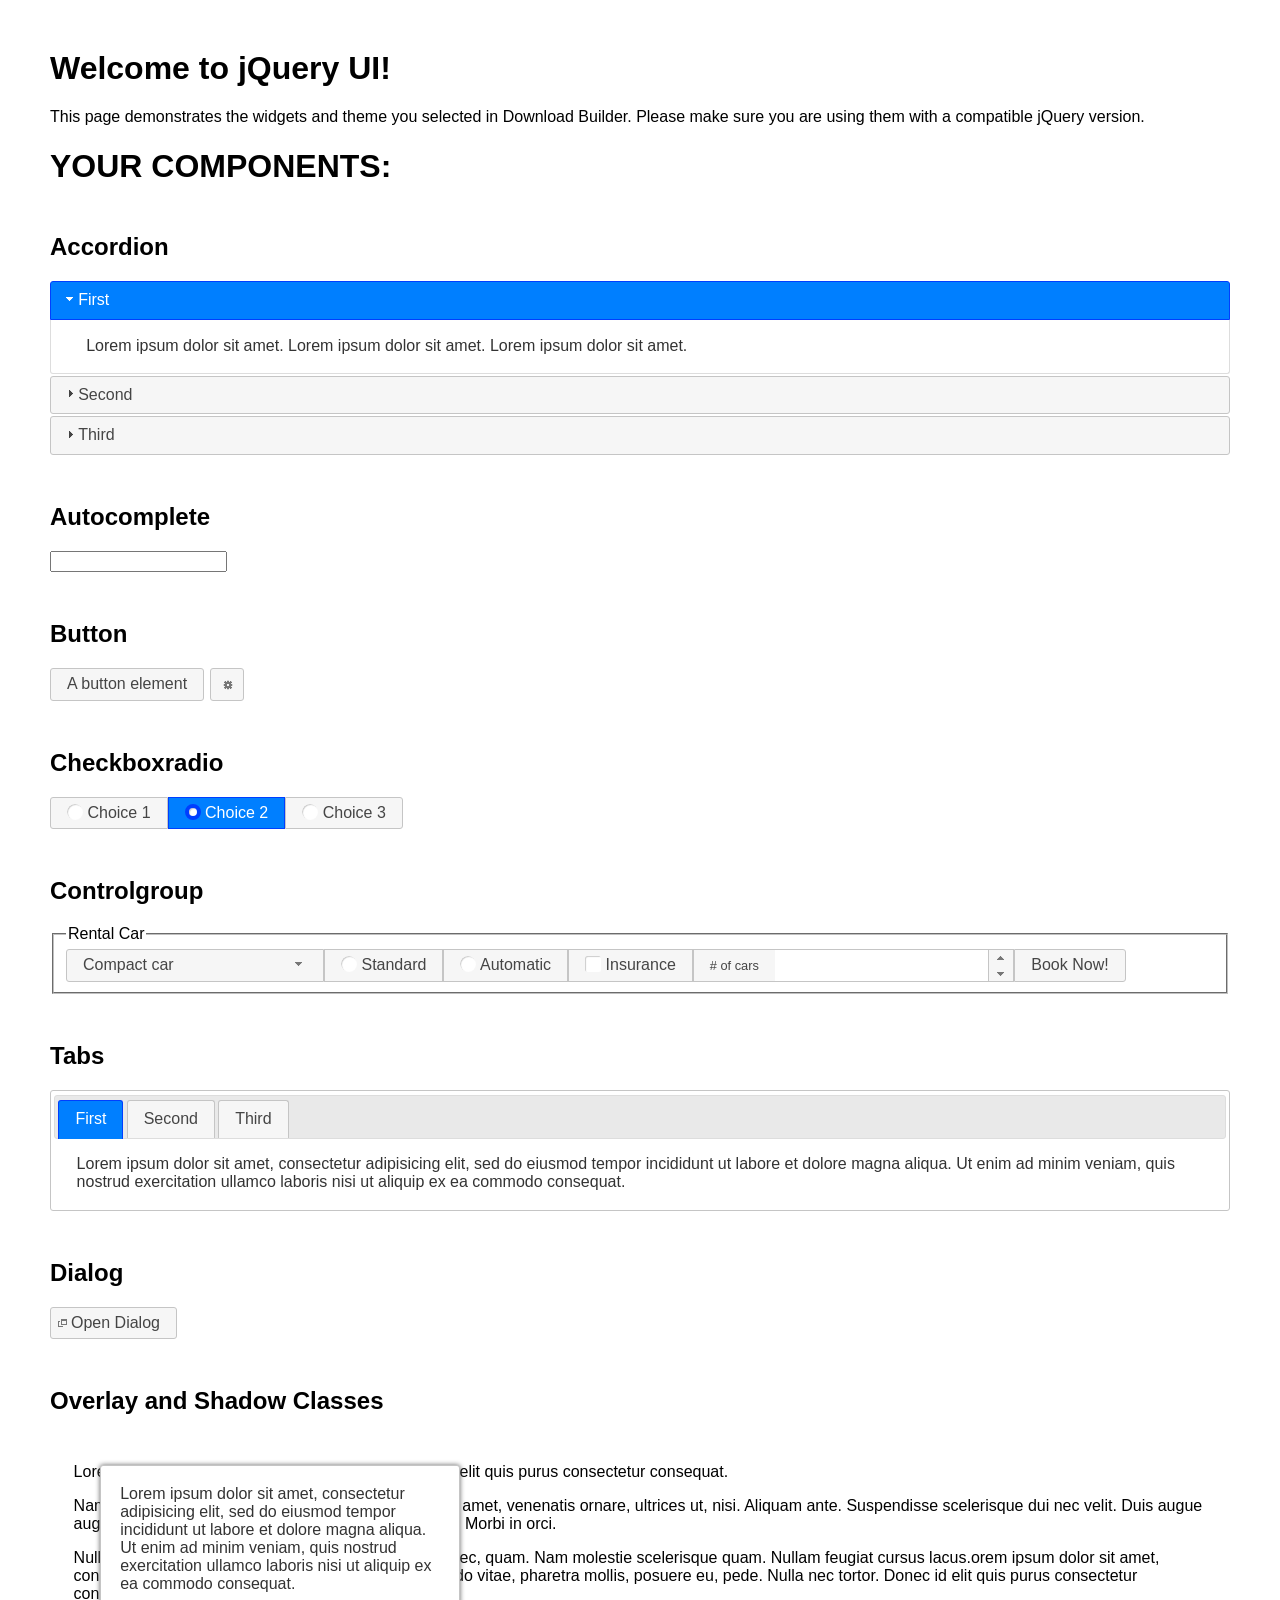
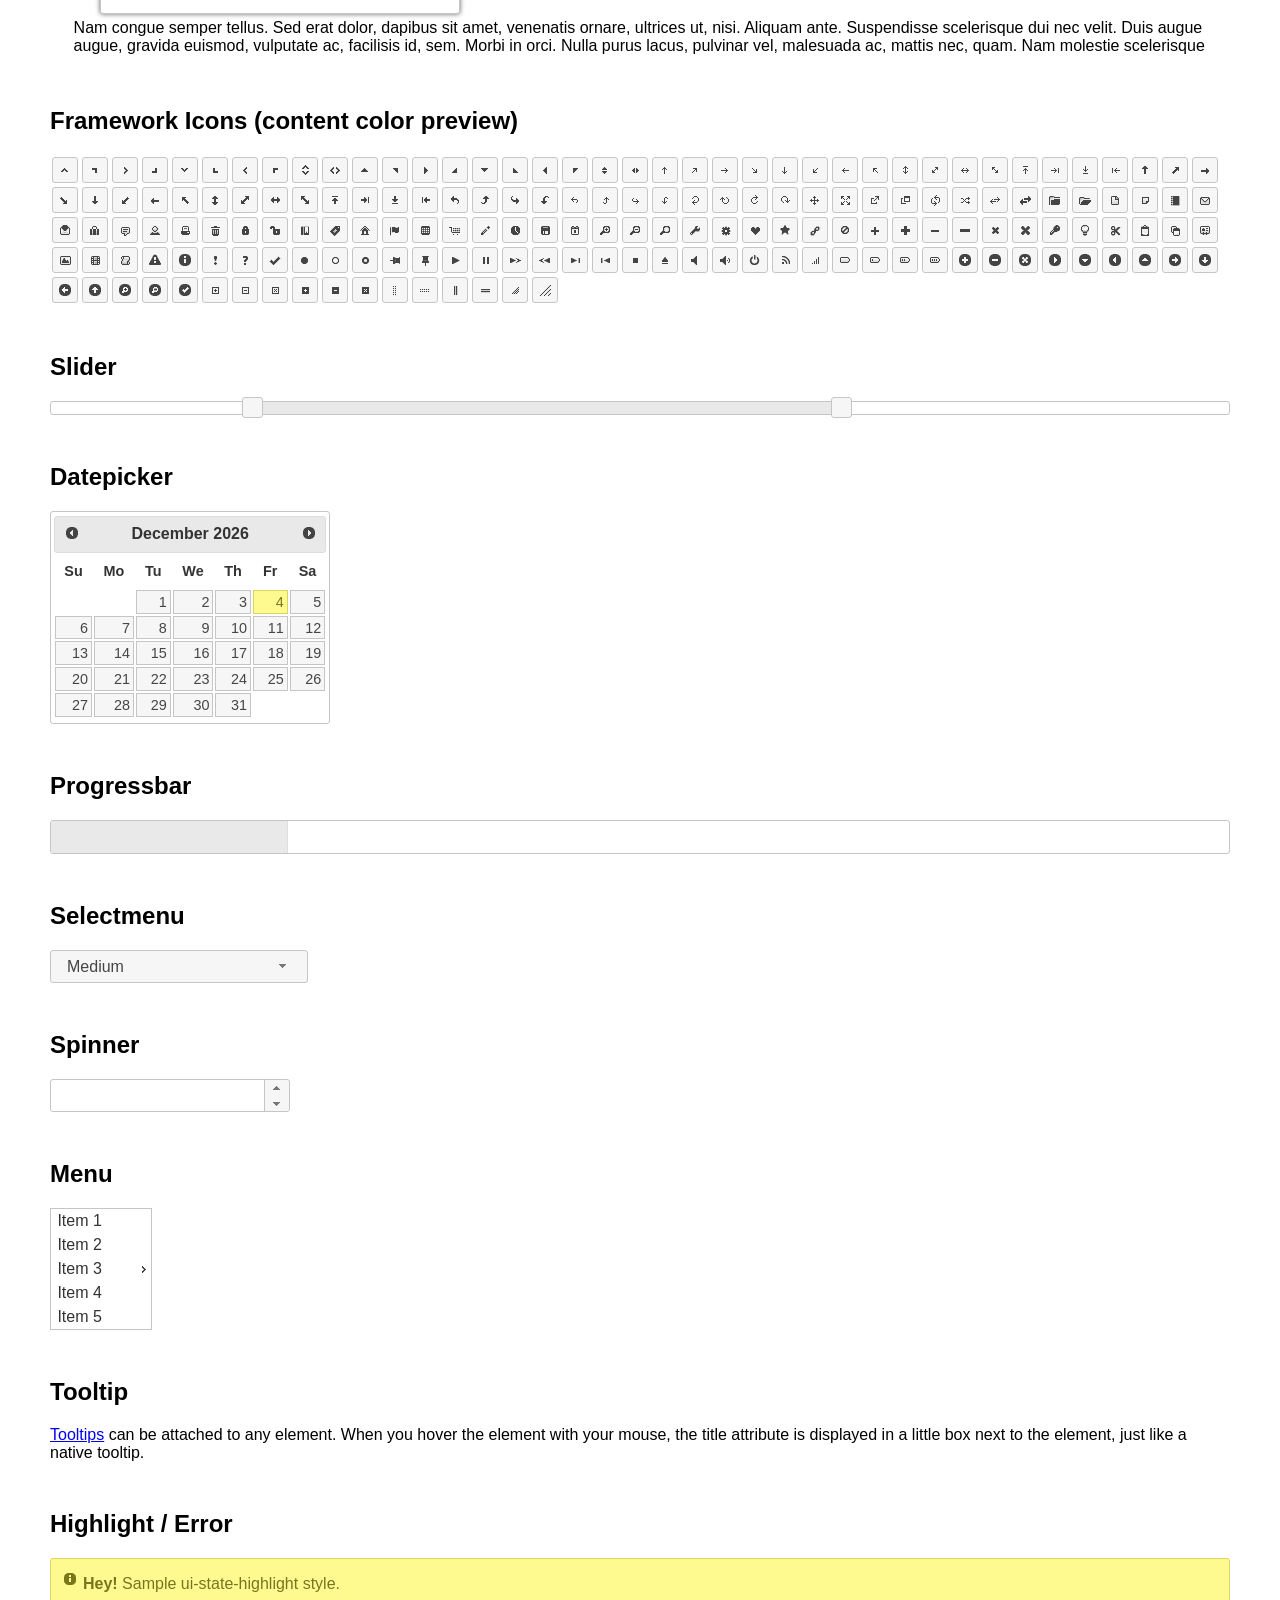
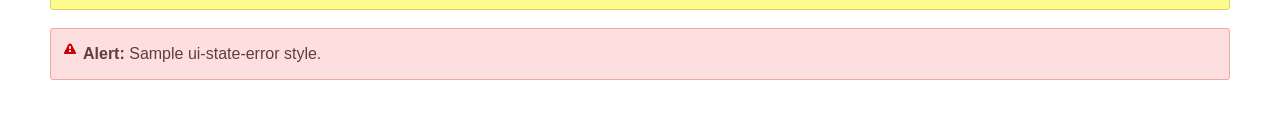
<file: vendor/jqueryui/index.html>
<!doctype html>
<html lang="us">
<head>
	<meta charset="utf-8">
	<title>jQuery UI Example Page</title>
	<link href="jquery-ui.css" rel="stylesheet">
	<style>
	body{
		font-family: "Trebuchet MS", sans-serif;
		margin: 50px;
	}
	.demoHeaders {
		margin-top: 2em;
	}
	#dialog-link {
		padding: .4em 1em .4em 20px;
		text-decoration: none;
		position: relative;
	}
	#dialog-link span.ui-icon {
		margin: 0 5px 0 0;
		position: absolute;
		left: .2em;
		top: 50%;
		margin-top: -8px;
	}
	#icons {
		margin: 0;
		padding: 0;
	}
	#icons li {
		margin: 2px;
		position: relative;
		padding: 4px 0;
		cursor: pointer;
		float: left;
		list-style: none;
	}
	#icons span.ui-icon {
		float: left;
		margin: 0 4px;
	}
	.fakewindowcontain .ui-widget-overlay {
		position: absolute;
	}
	select {
		width: 200px;
	}
	</style>
</head>
<body>

<h1>Welcome to jQuery UI!</h1>

<div class="ui-widget">
	<p>This page demonstrates the widgets and theme you selected in Download Builder. Please make sure you are using them with a compatible jQuery version.</p>
</div>

<h1>YOUR COMPONENTS:</h1>


<!-- Accordion -->
<h2 class="demoHeaders">Accordion</h2>
<div id="accordion">
	<h3>First</h3>
	<div>Lorem ipsum dolor sit amet. Lorem ipsum dolor sit amet. Lorem ipsum dolor sit amet.</div>
	<h3>Second</h3>
	<div>Phasellus mattis tincidunt nibh.</div>
	<h3>Third</h3>
	<div>Nam dui erat, auctor a, dignissim quis.</div>
</div>



<!-- Autocomplete -->
<h2 class="demoHeaders">Autocomplete</h2>
<div>
	<input id="autocomplete" title="type &quot;a&quot;">
</div>



<!-- Button -->
<h2 class="demoHeaders">Button</h2>
<button id="button">A button element</button>
<button id="button-icon">An icon-only button</button>



<!-- Checkboxradio -->
<h2 class="demoHeaders">Checkboxradio</h2>
<form style="margin-top: 1em;">
	<div id="radioset">
		<input type="radio" id="radio1" name="radio"><label for="radio1">Choice 1</label>
		<input type="radio" id="radio2" name="radio" checked="checked"><label for="radio2">Choice 2</label>
		<input type="radio" id="radio3" name="radio"><label for="radio3">Choice 3</label>
	</div>
</form>



<!-- Controlgroup -->
<h2 class="demoHeaders">Controlgroup</h2>
<fieldset>
	<legend>Rental Car</legend>
	<div id="controlgroup">
		<select id="car-type">
			<option>Compact car</option>
			<option>Midsize car</option>
			<option>Full size car</option>
			<option>SUV</option>
			<option>Luxury</option>
			<option>Truck</option>
			<option>Van</option>
		</select>
		<label for="transmission-standard">Standard</label>
		<input type="radio" name="transmission" id="transmission-standard">
		<label for="transmission-automatic">Automatic</label>
		<input type="radio" name="transmission" id="transmission-automatic">
		<label for="insurance">Insurance</label>
		<input type="checkbox" name="insurance" id="insurance">
		<label for="horizontal-spinner" class="ui-controlgroup-label"># of cars</label>
		<input id="horizontal-spinner" class="ui-spinner-input">
		<button>Book Now!</button>
	</div>
</fieldset>



<!-- Tabs -->
<h2 class="demoHeaders">Tabs</h2>
<div id="tabs">
	<ul>
		<li><a href="#tabs-1">First</a></li>
		<li><a href="#tabs-2">Second</a></li>
		<li><a href="#tabs-3">Third</a></li>
	</ul>
	<div id="tabs-1">Lorem ipsum dolor sit amet, consectetur adipisicing elit, sed do eiusmod tempor incididunt ut labore et dolore magna aliqua. Ut enim ad minim veniam, quis nostrud exercitation ullamco laboris nisi ut aliquip ex ea commodo consequat.</div>
	<div id="tabs-2">Phasellus mattis tincidunt nibh. Cras orci urna, blandit id, pretium vel, aliquet ornare, felis. Maecenas scelerisque sem non nisl. Fusce sed lorem in enim dictum bibendum.</div>
	<div id="tabs-3">Nam dui erat, auctor a, dignissim quis, sollicitudin eu, felis. Pellentesque nisi urna, interdum eget, sagittis et, consequat vestibulum, lacus. Mauris porttitor ullamcorper augue.</div>
</div>



<h2 class="demoHeaders">Dialog</h2>
<p>
	<button id="dialog-link" class="ui-button ui-corner-all ui-widget">
		<span class="ui-icon ui-icon-newwin"></span>Open Dialog
	</button>
</p>

<h2 class="demoHeaders">Overlay and Shadow Classes</h2>
<div style="position: relative; width: 96%; height: 200px; padding:1% 2%; overflow:hidden;" class="fakewindowcontain">
	<p>Lorem ipsum dolor sit amet,  Nulla nec tortor. Donec id elit quis purus consectetur consequat. </p><p>Nam congue semper tellus. Sed erat dolor, dapibus sit amet, venenatis ornare, ultrices ut, nisi. Aliquam ante. Suspendisse scelerisque dui nec velit. Duis augue augue, gravida euismod, vulputate ac, facilisis id, sem. Morbi in orci. </p><p>Nulla purus lacus, pulvinar vel, malesuada ac, mattis nec, quam. Nam molestie scelerisque quam. Nullam feugiat cursus lacus.orem ipsum dolor sit amet, consectetur adipiscing elit. Donec libero risus, commodo vitae, pharetra mollis, posuere eu, pede. Nulla nec tortor. Donec id elit quis purus consectetur consequat. </p><p>Nam congue semper tellus. Sed erat dolor, dapibus sit amet, venenatis ornare, ultrices ut, nisi. Aliquam ante. Suspendisse scelerisque dui nec velit. Duis augue augue, gravida euismod, vulputate ac, facilisis id, sem. Morbi in orci. Nulla purus lacus, pulvinar vel, malesuada ac, mattis nec, quam. Nam molestie scelerisque quam. </p><p>Nullam feugiat cursus lacus.orem ipsum dolor sit amet, consectetur adipiscing elit. Donec libero risus, commodo vitae, pharetra mollis, posuere eu, pede. Nulla nec tortor. Donec id elit quis purus consectetur consequat. Nam congue semper tellus. Sed erat dolor, dapibus sit amet, venenatis ornare, ultrices ut, nisi. Aliquam ante. </p><p>Suspendisse scelerisque dui nec velit. Duis augue augue, gravida euismod, vulputate ac, facilisis id, sem. Morbi in orci. Nulla purus lacus, pulvinar vel, malesuada ac, mattis nec, quam. Nam molestie scelerisque quam. Nullam feugiat cursus lacus.orem ipsum dolor sit amet, consectetur adipiscing elit. Donec libero risus, commodo vitae, pharetra mollis, posuere eu, pede. Nulla nec tortor. Donec id elit quis purus consectetur consequat. Nam congue semper tellus. Sed erat dolor, dapibus sit amet, venenatis ornare, ultrices ut, nisi. </p>

	<!-- ui-dialog -->
	<div class="ui-widget-overlay ui-front"></div>
	<div style="position: absolute; width: 320px; left: 50px; top: 30px; padding: 1.2em" class="ui-widget ui-front ui-widget-content ui-corner-all ui-widget-shadow">
		Lorem ipsum dolor sit amet, consectetur adipisicing elit, sed do eiusmod tempor incididunt ut labore et dolore magna aliqua. Ut enim ad minim veniam, quis nostrud exercitation ullamco laboris nisi ut aliquip ex ea commodo consequat.
	</div>

</div>

<!-- ui-dialog -->
<div id="dialog" title="Dialog Title">
	<p>Lorem ipsum dolor sit amet, consectetur adipisicing elit, sed do eiusmod tempor incididunt ut labore et dolore magna aliqua. Ut enim ad minim veniam, quis nostrud exercitation ullamco laboris nisi ut aliquip ex ea commodo consequat.</p>
</div>



<h2 class="demoHeaders">Framework Icons (content color preview)</h2>
<ul id="icons" class="ui-widget ui-helper-clearfix">
	<li class="ui-state-default ui-corner-all" title=".ui-icon-caret-1-n"><span class="ui-icon ui-icon-caret-1-n"></span></li>
	<li class="ui-state-default ui-corner-all" title=".ui-icon-caret-1-ne"><span class="ui-icon ui-icon-caret-1-ne"></span></li>
	<li class="ui-state-default ui-corner-all" title=".ui-icon-caret-1-e"><span class="ui-icon ui-icon-caret-1-e"></span></li>
	<li class="ui-state-default ui-corner-all" title=".ui-icon-caret-1-se"><span class="ui-icon ui-icon-caret-1-se"></span></li>
	<li class="ui-state-default ui-corner-all" title=".ui-icon-caret-1-s"><span class="ui-icon ui-icon-caret-1-s"></span></li>
	<li class="ui-state-default ui-corner-all" title=".ui-icon-caret-1-sw"><span class="ui-icon ui-icon-caret-1-sw"></span></li>
	<li class="ui-state-default ui-corner-all" title=".ui-icon-caret-1-w"><span class="ui-icon ui-icon-caret-1-w"></span></li>
	<li class="ui-state-default ui-corner-all" title=".ui-icon-caret-1-nw"><span class="ui-icon ui-icon-caret-1-nw"></span></li>
	<li class="ui-state-default ui-corner-all" title=".ui-icon-caret-2-n-s"><span class="ui-icon ui-icon-caret-2-n-s"></span></li>
	<li class="ui-state-default ui-corner-all" title=".ui-icon-caret-2-e-w"><span class="ui-icon ui-icon-caret-2-e-w"></span></li>
	<li class="ui-state-default ui-corner-all" title=".ui-icon-triangle-1-n"><span class="ui-icon ui-icon-triangle-1-n"></span></li>
	<li class="ui-state-default ui-corner-all" title=".ui-icon-triangle-1-ne"><span class="ui-icon ui-icon-triangle-1-ne"></span></li>
	<li class="ui-state-default ui-corner-all" title=".ui-icon-triangle-1-e"><span class="ui-icon ui-icon-triangle-1-e"></span></li>
	<li class="ui-state-default ui-corner-all" title=".ui-icon-triangle-1-se"><span class="ui-icon ui-icon-triangle-1-se"></span></li>
	<li class="ui-state-default ui-corner-all" title=".ui-icon-triangle-1-s"><span class="ui-icon ui-icon-triangle-1-s"></span></li>
	<li class="ui-state-default ui-corner-all" title=".ui-icon-triangle-1-sw"><span class="ui-icon ui-icon-triangle-1-sw"></span></li>
	<li class="ui-state-default ui-corner-all" title=".ui-icon-triangle-1-w"><span class="ui-icon ui-icon-triangle-1-w"></span></li>
	<li class="ui-state-default ui-corner-all" title=".ui-icon-triangle-1-nw"><span class="ui-icon ui-icon-triangle-1-nw"></span></li>
	<li class="ui-state-default ui-corner-all" title=".ui-icon-triangle-2-n-s"><span class="ui-icon ui-icon-triangle-2-n-s"></span></li>
	<li class="ui-state-default ui-corner-all" title=".ui-icon-triangle-2-e-w"><span class="ui-icon ui-icon-triangle-2-e-w"></span></li>
	<li class="ui-state-default ui-corner-all" title=".ui-icon-arrow-1-n"><span class="ui-icon ui-icon-arrow-1-n"></span></li>
	<li class="ui-state-default ui-corner-all" title=".ui-icon-arrow-1-ne"><span class="ui-icon ui-icon-arrow-1-ne"></span></li>
	<li class="ui-state-default ui-corner-all" title=".ui-icon-arrow-1-e"><span class="ui-icon ui-icon-arrow-1-e"></span></li>
	<li class="ui-state-default ui-corner-all" title=".ui-icon-arrow-1-se"><span class="ui-icon ui-icon-arrow-1-se"></span></li>
	<li class="ui-state-default ui-corner-all" title=".ui-icon-arrow-1-s"><span class="ui-icon ui-icon-arrow-1-s"></span></li>
	<li class="ui-state-default ui-corner-all" title=".ui-icon-arrow-1-sw"><span class="ui-icon ui-icon-arrow-1-sw"></span></li>
	<li class="ui-state-default ui-corner-all" title=".ui-icon-arrow-1-w"><span class="ui-icon ui-icon-arrow-1-w"></span></li>
	<li class="ui-state-default ui-corner-all" title=".ui-icon-arrow-1-nw"><span class="ui-icon ui-icon-arrow-1-nw"></span></li>
	<li class="ui-state-default ui-corner-all" title=".ui-icon-arrow-2-n-s"><span class="ui-icon ui-icon-arrow-2-n-s"></span></li>
	<li class="ui-state-default ui-corner-all" title=".ui-icon-arrow-2-ne-sw"><span class="ui-icon ui-icon-arrow-2-ne-sw"></span></li>
	<li class="ui-state-default ui-corner-all" title=".ui-icon-arrow-2-e-w"><span class="ui-icon ui-icon-arrow-2-e-w"></span></li>
	<li class="ui-state-default ui-corner-all" title=".ui-icon-arrow-2-se-nw"><span class="ui-icon ui-icon-arrow-2-se-nw"></span></li>
	<li class="ui-state-default ui-corner-all" title=".ui-icon-arrowstop-1-n"><span class="ui-icon ui-icon-arrowstop-1-n"></span></li>
	<li class="ui-state-default ui-corner-all" title=".ui-icon-arrowstop-1-e"><span class="ui-icon ui-icon-arrowstop-1-e"></span></li>
	<li class="ui-state-default ui-corner-all" title=".ui-icon-arrowstop-1-s"><span class="ui-icon ui-icon-arrowstop-1-s"></span></li>
	<li class="ui-state-default ui-corner-all" title=".ui-icon-arrowstop-1-w"><span class="ui-icon ui-icon-arrowstop-1-w"></span></li>
	<li class="ui-state-default ui-corner-all" title=".ui-icon-arrowthick-1-n"><span class="ui-icon ui-icon-arrowthick-1-n"></span></li>
	<li class="ui-state-default ui-corner-all" title=".ui-icon-arrowthick-1-ne"><span class="ui-icon ui-icon-arrowthick-1-ne"></span></li>
	<li class="ui-state-default ui-corner-all" title=".ui-icon-arrowthick-1-e"><span class="ui-icon ui-icon-arrowthick-1-e"></span></li>
	<li class="ui-state-default ui-corner-all" title=".ui-icon-arrowthick-1-se"><span class="ui-icon ui-icon-arrowthick-1-se"></span></li>
	<li class="ui-state-default ui-corner-all" title=".ui-icon-arrowthick-1-s"><span class="ui-icon ui-icon-arrowthick-1-s"></span></li>
	<li class="ui-state-default ui-corner-all" title=".ui-icon-arrowthick-1-sw"><span class="ui-icon ui-icon-arrowthick-1-sw"></span></li>
	<li class="ui-state-default ui-corner-all" title=".ui-icon-arrowthick-1-w"><span class="ui-icon ui-icon-arrowthick-1-w"></span></li>
	<li class="ui-state-default ui-corner-all" title=".ui-icon-arrowthick-1-nw"><span class="ui-icon ui-icon-arrowthick-1-nw"></span></li>
	<li class="ui-state-default ui-corner-all" title=".ui-icon-arrowthick-2-n-s"><span class="ui-icon ui-icon-arrowthick-2-n-s"></span></li>
	<li class="ui-state-default ui-corner-all" title=".ui-icon-arrowthick-2-ne-sw"><span class="ui-icon ui-icon-arrowthick-2-ne-sw"></span></li>
	<li class="ui-state-default ui-corner-all" title=".ui-icon-arrowthick-2-e-w"><span class="ui-icon ui-icon-arrowthick-2-e-w"></span></li>
	<li class="ui-state-default ui-corner-all" title=".ui-icon-arrowthick-2-se-nw"><span class="ui-icon ui-icon-arrowthick-2-se-nw"></span></li>
	<li class="ui-state-default ui-corner-all" title=".ui-icon-arrowthickstop-1-n"><span class="ui-icon ui-icon-arrowthickstop-1-n"></span></li>
	<li class="ui-state-default ui-corner-all" title=".ui-icon-arrowthickstop-1-e"><span class="ui-icon ui-icon-arrowthickstop-1-e"></span></li>
	<li class="ui-state-default ui-corner-all" title=".ui-icon-arrowthickstop-1-s"><span class="ui-icon ui-icon-arrowthickstop-1-s"></span></li>
	<li class="ui-state-default ui-corner-all" title=".ui-icon-arrowthickstop-1-w"><span class="ui-icon ui-icon-arrowthickstop-1-w"></span></li>
	<li class="ui-state-default ui-corner-all" title=".ui-icon-arrowreturnthick-1-w"><span class="ui-icon ui-icon-arrowreturnthick-1-w"></span></li>
	<li class="ui-state-default ui-corner-all" title=".ui-icon-arrowreturnthick-1-n"><span class="ui-icon ui-icon-arrowreturnthick-1-n"></span></li>
	<li class="ui-state-default ui-corner-all" title=".ui-icon-arrowreturnthick-1-e"><span class="ui-icon ui-icon-arrowreturnthick-1-e"></span></li>
	<li class="ui-state-default ui-corner-all" title=".ui-icon-arrowreturnthick-1-s"><span class="ui-icon ui-icon-arrowreturnthick-1-s"></span></li>
	<li class="ui-state-default ui-corner-all" title=".ui-icon-arrowreturn-1-w"><span class="ui-icon ui-icon-arrowreturn-1-w"></span></li>
	<li class="ui-state-default ui-corner-all" title=".ui-icon-arrowreturn-1-n"><span class="ui-icon ui-icon-arrowreturn-1-n"></span></li>
	<li class="ui-state-default ui-corner-all" title=".ui-icon-arrowreturn-1-e"><span class="ui-icon ui-icon-arrowreturn-1-e"></span></li>
	<li class="ui-state-default ui-corner-all" title=".ui-icon-arrowreturn-1-s"><span class="ui-icon ui-icon-arrowreturn-1-s"></span></li>
	<li class="ui-state-default ui-corner-all" title=".ui-icon-arrowrefresh-1-w"><span class="ui-icon ui-icon-arrowrefresh-1-w"></span></li>
	<li class="ui-state-default ui-corner-all" title=".ui-icon-arrowrefresh-1-n"><span class="ui-icon ui-icon-arrowrefresh-1-n"></span></li>
	<li class="ui-state-default ui-corner-all" title=".ui-icon-arrowrefresh-1-e"><span class="ui-icon ui-icon-arrowrefresh-1-e"></span></li>
	<li class="ui-state-default ui-corner-all" title=".ui-icon-arrowrefresh-1-s"><span class="ui-icon ui-icon-arrowrefresh-1-s"></span></li>
	<li class="ui-state-default ui-corner-all" title=".ui-icon-arrow-4"><span class="ui-icon ui-icon-arrow-4"></span></li>
	<li class="ui-state-default ui-corner-all" title=".ui-icon-arrow-4-diag"><span class="ui-icon ui-icon-arrow-4-diag"></span></li>
	<li class="ui-state-default ui-corner-all" title=".ui-icon-extlink"><span class="ui-icon ui-icon-extlink"></span></li>
	<li class="ui-state-default ui-corner-all" title=".ui-icon-newwin"><span class="ui-icon ui-icon-newwin"></span></li>
	<li class="ui-state-default ui-corner-all" title=".ui-icon-refresh"><span class="ui-icon ui-icon-refresh"></span></li>
	<li class="ui-state-default ui-corner-all" title=".ui-icon-shuffle"><span class="ui-icon ui-icon-shuffle"></span></li>
	<li class="ui-state-default ui-corner-all" title=".ui-icon-transfer-e-w"><span class="ui-icon ui-icon-transfer-e-w"></span></li>
	<li class="ui-state-default ui-corner-all" title=".ui-icon-transferthick-e-w"><span class="ui-icon ui-icon-transferthick-e-w"></span></li>
	<li class="ui-state-default ui-corner-all" title=".ui-icon-folder-collapsed"><span class="ui-icon ui-icon-folder-collapsed"></span></li>
	<li class="ui-state-default ui-corner-all" title=".ui-icon-folder-open"><span class="ui-icon ui-icon-folder-open"></span></li>
	<li class="ui-state-default ui-corner-all" title=".ui-icon-document"><span class="ui-icon ui-icon-document"></span></li>
	<li class="ui-state-default ui-corner-all" title=".ui-icon-document-b"><span class="ui-icon ui-icon-document-b"></span></li>
	<li class="ui-state-default ui-corner-all" title=".ui-icon-note"><span class="ui-icon ui-icon-note"></span></li>
	<li class="ui-state-default ui-corner-all" title=".ui-icon-mail-closed"><span class="ui-icon ui-icon-mail-closed"></span></li>
	<li class="ui-state-default ui-corner-all" title=".ui-icon-mail-open"><span class="ui-icon ui-icon-mail-open"></span></li>
	<li class="ui-state-default ui-corner-all" title=".ui-icon-suitcase"><span class="ui-icon ui-icon-suitcase"></span></li>
	<li class="ui-state-default ui-corner-all" title=".ui-icon-comment"><span class="ui-icon ui-icon-comment"></span></li>
	<li class="ui-state-default ui-corner-all" title=".ui-icon-person"><span class="ui-icon ui-icon-person"></span></li>
	<li class="ui-state-default ui-corner-all" title=".ui-icon-print"><span class="ui-icon ui-icon-print"></span></li>
	<li class="ui-state-default ui-corner-all" title=".ui-icon-trash"><span class="ui-icon ui-icon-trash"></span></li>
	<li class="ui-state-default ui-corner-all" title=".ui-icon-locked"><span class="ui-icon ui-icon-locked"></span></li>
	<li class="ui-state-default ui-corner-all" title=".ui-icon-unlocked"><span class="ui-icon ui-icon-unlocked"></span></li>
	<li class="ui-state-default ui-corner-all" title=".ui-icon-bookmark"><span class="ui-icon ui-icon-bookmark"></span></li>
	<li class="ui-state-default ui-corner-all" title=".ui-icon-tag"><span class="ui-icon ui-icon-tag"></span></li>
	<li class="ui-state-default ui-corner-all" title=".ui-icon-home"><span class="ui-icon ui-icon-home"></span></li>
	<li class="ui-state-default ui-corner-all" title=".ui-icon-flag"><span class="ui-icon ui-icon-flag"></span></li>
	<li class="ui-state-default ui-corner-all" title=".ui-icon-calculator"><span class="ui-icon ui-icon-calculator"></span></li>
	<li class="ui-state-default ui-corner-all" title=".ui-icon-cart"><span class="ui-icon ui-icon-cart"></span></li>
	<li class="ui-state-default ui-corner-all" title=".ui-icon-pencil"><span class="ui-icon ui-icon-pencil"></span></li>
	<li class="ui-state-default ui-corner-all" title=".ui-icon-clock"><span class="ui-icon ui-icon-clock"></span></li>
	<li class="ui-state-default ui-corner-all" title=".ui-icon-disk"><span class="ui-icon ui-icon-disk"></span></li>
	<li class="ui-state-default ui-corner-all" title=".ui-icon-calendar"><span class="ui-icon ui-icon-calendar"></span></li>
	<li class="ui-state-default ui-corner-all" title=".ui-icon-zoomin"><span class="ui-icon ui-icon-zoomin"></span></li>
	<li class="ui-state-default ui-corner-all" title=".ui-icon-zoomout"><span class="ui-icon ui-icon-zoomout"></span></li>
	<li class="ui-state-default ui-corner-all" title=".ui-icon-search"><span class="ui-icon ui-icon-search"></span></li>
	<li class="ui-state-default ui-corner-all" title=".ui-icon-wrench"><span class="ui-icon ui-icon-wrench"></span></li>
	<li class="ui-state-default ui-corner-all" title=".ui-icon-gear"><span class="ui-icon ui-icon-gear"></span></li>
	<li class="ui-state-default ui-corner-all" title=".ui-icon-heart"><span class="ui-icon ui-icon-heart"></span></li>
	<li class="ui-state-default ui-corner-all" title=".ui-icon-star"><span class="ui-icon ui-icon-star"></span></li>
	<li class="ui-state-default ui-corner-all" title=".ui-icon-link"><span class="ui-icon ui-icon-link"></span></li>
	<li class="ui-state-default ui-corner-all" title=".ui-icon-cancel"><span class="ui-icon ui-icon-cancel"></span></li>
	<li class="ui-state-default ui-corner-all" title=".ui-icon-plus"><span class="ui-icon ui-icon-plus"></span></li>
	<li class="ui-state-default ui-corner-all" title=".ui-icon-plusthick"><span class="ui-icon ui-icon-plusthick"></span></li>
	<li class="ui-state-default ui-corner-all" title=".ui-icon-minus"><span class="ui-icon ui-icon-minus"></span></li>
	<li class="ui-state-default ui-corner-all" title=".ui-icon-minusthick"><span class="ui-icon ui-icon-minusthick"></span></li>
	<li class="ui-state-default ui-corner-all" title=".ui-icon-close"><span class="ui-icon ui-icon-close"></span></li>
	<li class="ui-state-default ui-corner-all" title=".ui-icon-closethick"><span class="ui-icon ui-icon-closethick"></span></li>
	<li class="ui-state-default ui-corner-all" title=".ui-icon-key"><span class="ui-icon ui-icon-key"></span></li>
	<li class="ui-state-default ui-corner-all" title=".ui-icon-lightbulb"><span class="ui-icon ui-icon-lightbulb"></span></li>
	<li class="ui-state-default ui-corner-all" title=".ui-icon-scissors"><span class="ui-icon ui-icon-scissors"></span></li>
	<li class="ui-state-default ui-corner-all" title=".ui-icon-clipboard"><span class="ui-icon ui-icon-clipboard"></span></li>
	<li class="ui-state-default ui-corner-all" title=".ui-icon-copy"><span class="ui-icon ui-icon-copy"></span></li>
	<li class="ui-state-default ui-corner-all" title=".ui-icon-contact"><span class="ui-icon ui-icon-contact"></span></li>
	<li class="ui-state-default ui-corner-all" title=".ui-icon-image"><span class="ui-icon ui-icon-image"></span></li>
	<li class="ui-state-default ui-corner-all" title=".ui-icon-video"><span class="ui-icon ui-icon-video"></span></li>
	<li class="ui-state-default ui-corner-all" title=".ui-icon-script"><span class="ui-icon ui-icon-script"></span></li>
	<li class="ui-state-default ui-corner-all" title=".ui-icon-alert"><span class="ui-icon ui-icon-alert"></span></li>
	<li class="ui-state-default ui-corner-all" title=".ui-icon-info"><span class="ui-icon ui-icon-info"></span></li>
	<li class="ui-state-default ui-corner-all" title=".ui-icon-notice"><span class="ui-icon ui-icon-notice"></span></li>
	<li class="ui-state-default ui-corner-all" title=".ui-icon-help"><span class="ui-icon ui-icon-help"></span></li>
	<li class="ui-state-default ui-corner-all" title=".ui-icon-check"><span class="ui-icon ui-icon-check"></span></li>
	<li class="ui-state-default ui-corner-all" title=".ui-icon-bullet"><span class="ui-icon ui-icon-bullet"></span></li>
	<li class="ui-state-default ui-corner-all" title=".ui-icon-radio-off"><span class="ui-icon ui-icon-radio-off"></span></li>
	<li class="ui-state-default ui-corner-all" title=".ui-icon-radio-on"><span class="ui-icon ui-icon-radio-on"></span></li>
	<li class="ui-state-default ui-corner-all" title=".ui-icon-pin-w"><span class="ui-icon ui-icon-pin-w"></span></li>
	<li class="ui-state-default ui-corner-all" title=".ui-icon-pin-s"><span class="ui-icon ui-icon-pin-s"></span></li>
	<li class="ui-state-default ui-corner-all" title=".ui-icon-play"><span class="ui-icon ui-icon-play"></span></li>
	<li class="ui-state-default ui-corner-all" title=".ui-icon-pause"><span class="ui-icon ui-icon-pause"></span></li>
	<li class="ui-state-default ui-corner-all" title=".ui-icon-seek-next"><span class="ui-icon ui-icon-seek-next"></span></li>
	<li class="ui-state-default ui-corner-all" title=".ui-icon-seek-prev"><span class="ui-icon ui-icon-seek-prev"></span></li>
	<li class="ui-state-default ui-corner-all" title=".ui-icon-seek-end"><span class="ui-icon ui-icon-seek-end"></span></li>
	<li class="ui-state-default ui-corner-all" title=".ui-icon-seek-first"><span class="ui-icon ui-icon-seek-first"></span></li>
	<li class="ui-state-default ui-corner-all" title=".ui-icon-stop"><span class="ui-icon ui-icon-stop"></span></li>
	<li class="ui-state-default ui-corner-all" title=".ui-icon-eject"><span class="ui-icon ui-icon-eject"></span></li>
	<li class="ui-state-default ui-corner-all" title=".ui-icon-volume-off"><span class="ui-icon ui-icon-volume-off"></span></li>
	<li class="ui-state-default ui-corner-all" title=".ui-icon-volume-on"><span class="ui-icon ui-icon-volume-on"></span></li>
	<li class="ui-state-default ui-corner-all" title=".ui-icon-power"><span class="ui-icon ui-icon-power"></span></li>
	<li class="ui-state-default ui-corner-all" title=".ui-icon-signal-diag"><span class="ui-icon ui-icon-signal-diag"></span></li>
	<li class="ui-state-default ui-corner-all" title=".ui-icon-signal"><span class="ui-icon ui-icon-signal"></span></li>
	<li class="ui-state-default ui-corner-all" title=".ui-icon-battery-0"><span class="ui-icon ui-icon-battery-0"></span></li>
	<li class="ui-state-default ui-corner-all" title=".ui-icon-battery-1"><span class="ui-icon ui-icon-battery-1"></span></li>
	<li class="ui-state-default ui-corner-all" title=".ui-icon-battery-2"><span class="ui-icon ui-icon-battery-2"></span></li>
	<li class="ui-state-default ui-corner-all" title=".ui-icon-battery-3"><span class="ui-icon ui-icon-battery-3"></span></li>
	<li class="ui-state-default ui-corner-all" title=".ui-icon-circle-plus"><span class="ui-icon ui-icon-circle-plus"></span></li>
	<li class="ui-state-default ui-corner-all" title=".ui-icon-circle-minus"><span class="ui-icon ui-icon-circle-minus"></span></li>
	<li class="ui-state-default ui-corner-all" title=".ui-icon-circle-close"><span class="ui-icon ui-icon-circle-close"></span></li>
	<li class="ui-state-default ui-corner-all" title=".ui-icon-circle-triangle-e"><span class="ui-icon ui-icon-circle-triangle-e"></span></li>
	<li class="ui-state-default ui-corner-all" title=".ui-icon-circle-triangle-s"><span class="ui-icon ui-icon-circle-triangle-s"></span></li>
	<li class="ui-state-default ui-corner-all" title=".ui-icon-circle-triangle-w"><span class="ui-icon ui-icon-circle-triangle-w"></span></li>
	<li class="ui-state-default ui-corner-all" title=".ui-icon-circle-triangle-n"><span class="ui-icon ui-icon-circle-triangle-n"></span></li>
	<li class="ui-state-default ui-corner-all" title=".ui-icon-circle-arrow-e"><span class="ui-icon ui-icon-circle-arrow-e"></span></li>
	<li class="ui-state-default ui-corner-all" title=".ui-icon-circle-arrow-s"><span class="ui-icon ui-icon-circle-arrow-s"></span></li>
	<li class="ui-state-default ui-corner-all" title=".ui-icon-circle-arrow-w"><span class="ui-icon ui-icon-circle-arrow-w"></span></li>
	<li class="ui-state-default ui-corner-all" title=".ui-icon-circle-arrow-n"><span class="ui-icon ui-icon-circle-arrow-n"></span></li>
	<li class="ui-state-default ui-corner-all" title=".ui-icon-circle-zoomin"><span class="ui-icon ui-icon-circle-zoomin"></span></li>
	<li class="ui-state-default ui-corner-all" title=".ui-icon-circle-zoomout"><span class="ui-icon ui-icon-circle-zoomout"></span></li>
	<li class="ui-state-default ui-corner-all" title=".ui-icon-circle-check"><span class="ui-icon ui-icon-circle-check"></span></li>
	<li class="ui-state-default ui-corner-all" title=".ui-icon-circlesmall-plus"><span class="ui-icon ui-icon-circlesmall-plus"></span></li>
	<li class="ui-state-default ui-corner-all" title=".ui-icon-circlesmall-minus"><span class="ui-icon ui-icon-circlesmall-minus"></span></li>
	<li class="ui-state-default ui-corner-all" title=".ui-icon-circlesmall-close"><span class="ui-icon ui-icon-circlesmall-close"></span></li>
	<li class="ui-state-default ui-corner-all" title=".ui-icon-squaresmall-plus"><span class="ui-icon ui-icon-squaresmall-plus"></span></li>
	<li class="ui-state-default ui-corner-all" title=".ui-icon-squaresmall-minus"><span class="ui-icon ui-icon-squaresmall-minus"></span></li>
	<li class="ui-state-default ui-corner-all" title=".ui-icon-squaresmall-close"><span class="ui-icon ui-icon-squaresmall-close"></span></li>
	<li class="ui-state-default ui-corner-all" title=".ui-icon-grip-dotted-vertical"><span class="ui-icon ui-icon-grip-dotted-vertical"></span></li>
	<li class="ui-state-default ui-corner-all" title=".ui-icon-grip-dotted-horizontal"><span class="ui-icon ui-icon-grip-dotted-horizontal"></span></li>
	<li class="ui-state-default ui-corner-all" title=".ui-icon-grip-solid-vertical"><span class="ui-icon ui-icon-grip-solid-vertical"></span></li>
	<li class="ui-state-default ui-corner-all" title=".ui-icon-grip-solid-horizontal"><span class="ui-icon ui-icon-grip-solid-horizontal"></span></li>
	<li class="ui-state-default ui-corner-all" title=".ui-icon-gripsmall-diagonal-se"><span class="ui-icon ui-icon-gripsmall-diagonal-se"></span></li>
	<li class="ui-state-default ui-corner-all" title=".ui-icon-grip-diagonal-se"><span class="ui-icon ui-icon-grip-diagonal-se"></span></li>
</ul>


<!-- Slider -->
<h2 class="demoHeaders">Slider</h2>
<div id="slider"></div>



<!-- Datepicker -->
<h2 class="demoHeaders">Datepicker</h2>
<div id="datepicker"></div>



<!-- Progressbar -->
<h2 class="demoHeaders">Progressbar</h2>
<div id="progressbar"></div>



<!-- Progressbar -->
<h2 class="demoHeaders">Selectmenu</h2>
<select id="selectmenu">
	<option>Slower</option>
	<option>Slow</option>
	<option selected="selected">Medium</option>
	<option>Fast</option>
	<option>Faster</option>
</select>



<!-- Spinner -->
<h2 class="demoHeaders">Spinner</h2>
<input id="spinner">



<!-- Menu -->
<h2 class="demoHeaders">Menu</h2>
<ul style="width:100px;" id="menu">
	<li><div>Item 1</div></li>
	<li><div>Item 2</div></li>
	<li><div>Item 3</div>
		<ul>
			<li><div>Item 3-1</div></li>
			<li><div>Item 3-2</div></li>
			<li><div>Item 3-3</div></li>
			<li><div>Item 3-4</div></li>
			<li><div>Item 3-5</div></li>
		</ul>
	</li>
	<li><div>Item 4</div></li>
	<li><div>Item 5</div></li>
</ul>



<!-- Tooltip -->
<h2 class="demoHeaders">Tooltip</h2>
<p id="tooltip">
	<a href="#" title="That&apos;s what this widget is">Tooltips</a> can be attached to any element. When you hover
the element with your mouse, the title attribute is displayed in a little box next to the element, just like a native tooltip.
</p>


<!-- Highlight / Error -->
<h2 class="demoHeaders">Highlight / Error</h2>
<div class="ui-widget">
	<div class="ui-state-highlight ui-corner-all" style="margin-top: 20px; padding: 0 .7em;">
		<p><span class="ui-icon ui-icon-info" style="float: left; margin-right: .3em;"></span>
		<strong>Hey!</strong> Sample ui-state-highlight style.</p>
	</div>
</div>
<br>
<div class="ui-widget">
	<div class="ui-state-error ui-corner-all" style="padding: 0 .7em;">
		<p><span class="ui-icon ui-icon-alert" style="float: left; margin-right: .3em;"></span>
		<strong>Alert:</strong> Sample ui-state-error style.</p>
	</div>
</div>

<script src="external/jquery/jquery.js"></script>
<script src="jquery-ui.js"></script>
<script>

$( "#accordion" ).accordion();



var availableTags = [
	"ActionScript",
	"AppleScript",
	"Asp",
	"BASIC",
	"C",
	"C++",
	"Clojure",
	"COBOL",
	"ColdFusion",
	"Erlang",
	"Fortran",
	"Groovy",
	"Haskell",
	"Java",
	"JavaScript",
	"Lisp",
	"Perl",
	"PHP",
	"Python",
	"Ruby",
	"Scala",
	"Scheme"
];
$( "#autocomplete" ).autocomplete({
	source: availableTags
});



$( "#button" ).button();
$( "#button-icon" ).button({
	icon: "ui-icon-gear",
	showLabel: false
});



$( "#radioset" ).buttonset();



$( "#controlgroup" ).controlgroup();



$( "#tabs" ).tabs();



$( "#dialog" ).dialog({
	autoOpen: false,
	width: 400,
	buttons: [
		{
			text: "Ok",
			click: function() {
				$( this ).dialog( "close" );
			}
		},
		{
			text: "Cancel",
			click: function() {
				$( this ).dialog( "close" );
			}
		}
	]
});

// Link to open the dialog
$( "#dialog-link" ).click(function( event ) {
	$( "#dialog" ).dialog( "open" );
	event.preventDefault();
});



$( "#datepicker" ).datepicker({
	inline: true
});



$( "#slider" ).slider({
	range: true,
	values: [ 17, 67 ]
});



$( "#progressbar" ).progressbar({
	value: 20
});



$( "#spinner" ).spinner();



$( "#menu" ).menu();



$( "#tooltip" ).tooltip();



$( "#selectmenu" ).selectmenu();


// Hover states on the static widgets
$( "#dialog-link, #icons li" ).hover(
	function() {
		$( this ).addClass( "ui-state-hover" );
	},
	function() {
		$( this ).removeClass( "ui-state-hover" );
	}
);
</script>
</body>
</html>
</file>
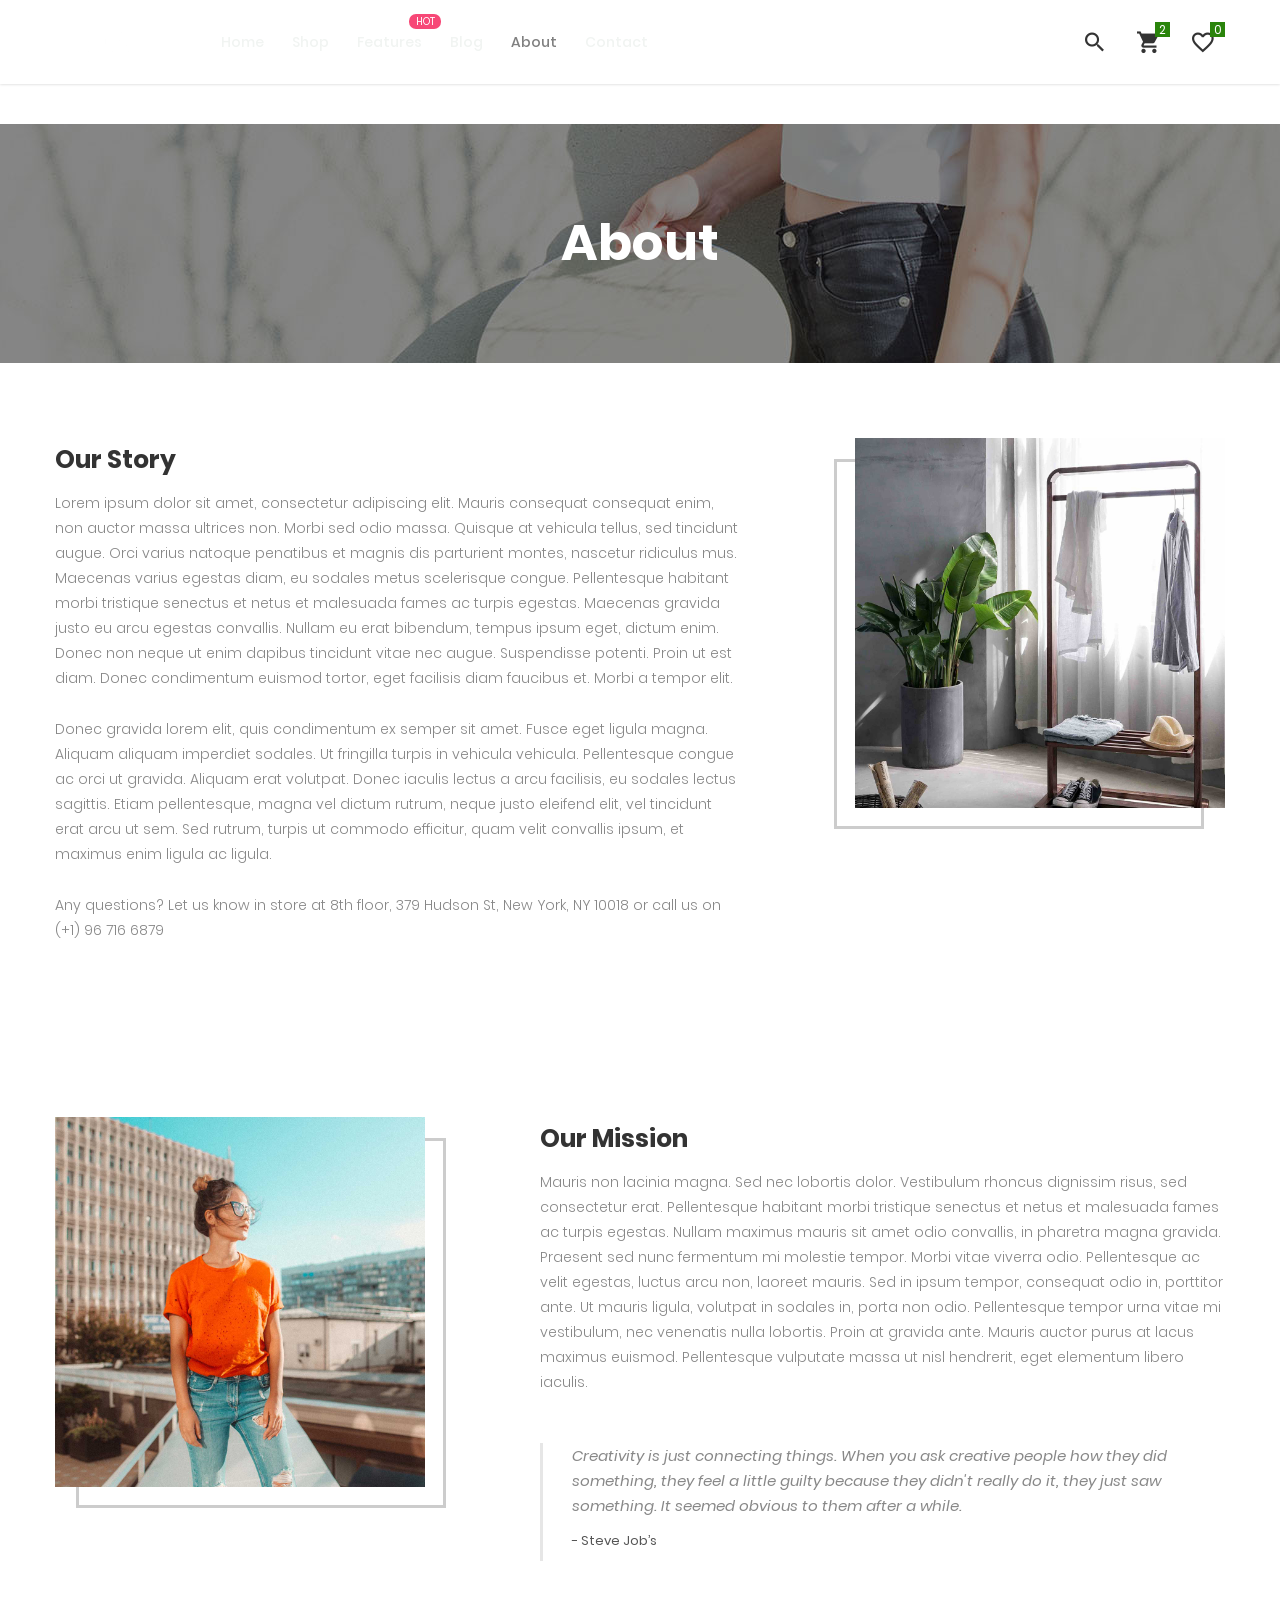
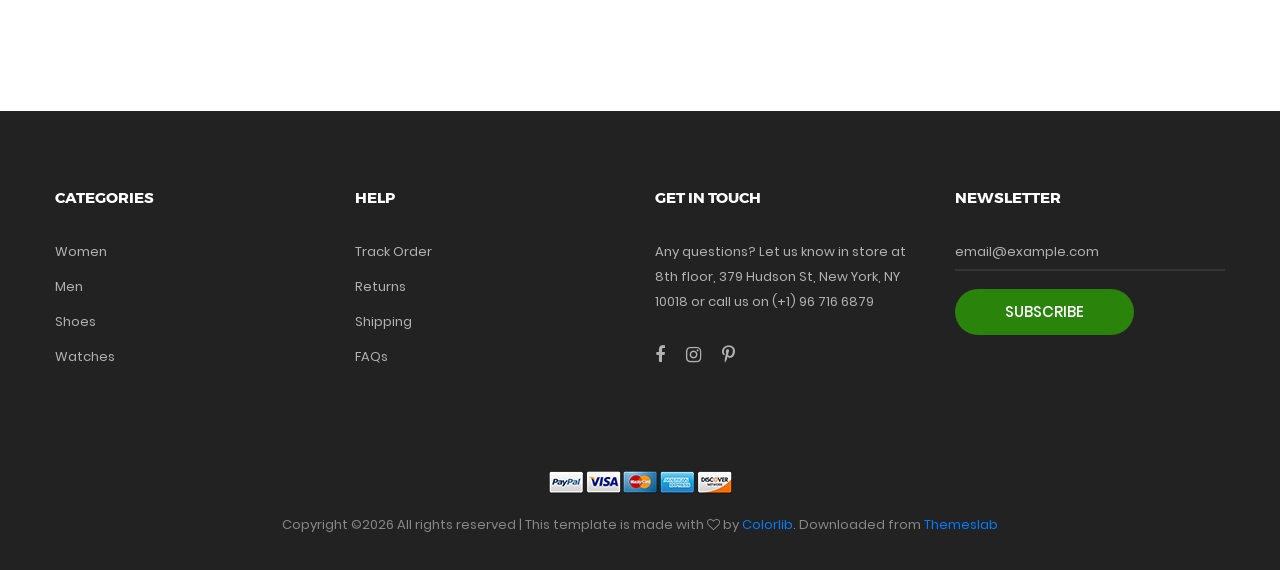
<file: about.html>
<!DOCTYPE html>
<html lang="en">
<head>
	<title>About</title>
	<meta charset="UTF-8">
	<meta name="viewport" content="width=device-width, initial-scale=1">
<!--===============================================================================================-->	
	<link rel="icon" type="image/png" href="images/icons/favicon.png"/>
<!--===============================================================================================-->
	<link rel="stylesheet" type="text/css" href="vendor/bootstrap/css/bootstrap.min.css">
<!--===============================================================================================-->
	<link rel="stylesheet" type="text/css" href="fonts/font-awesome-4.7.0/css/font-awesome.min.css">
<!--===============================================================================================-->
	<link rel="stylesheet" type="text/css" href="fonts/iconic/css/material-design-iconic-font.min.css">
<!--===============================================================================================-->
	<link rel="stylesheet" type="text/css" href="fonts/linearicons-v1.0.0/icon-font.min.css">
<!--===============================================================================================-->
	<link rel="stylesheet" type="text/css" href="vendor/animate/animate.css">
<!--===============================================================================================-->	
	<link rel="stylesheet" type="text/css" href="vendor/css-hamburgers/hamburgers.min.css">
<!--===============================================================================================-->
	<link rel="stylesheet" type="text/css" href="vendor/animsition/css/animsition.min.css">
<!--===============================================================================================-->
	<link rel="stylesheet" type="text/css" href="vendor/select2/select2.min.css">
<!--===============================================================================================-->
	<link rel="stylesheet" type="text/css" href="vendor/perfect-scrollbar/perfect-scrollbar.css">
<!--===============================================================================================-->
	<link rel="stylesheet" type="text/css" href="css/util.css">
	<link rel="stylesheet" type="text/css" href="css/main.css">
<!--===============================================================================================-->
</head>
<body class="animsition">
	
	<!-- Header -->
	<header class="header-v4">
		<!-- Header desktop -->
		<div class="container-menu-desktop">
			<!-- Topbar -->
			

			<div class="wrap-menu-desktop how-shadow1">
				<nav class="limiter-menu-desktop container">
					
					<!-- Logo desktop -->		
					<a href="#" class="logo">
						<img src="images/icons/logo-01.png" alt="IMG-LOGO">
					</a>

					<!-- Menu desktop -->
					<div class="menu-desktop">
						<ul class="main-menu">
							<li>
								<a href="index.html">Home</a>
								<ul class="sub-menu">
									<li><a href="index.html">Homepage 1</a></li>
									<li><a href="home-02.html">Homepage 2</a></li>
									<li><a href="home-03.html">Homepage 3</a></li>
								</ul>
							</li>

							<li>
								<a href="product.html">Shop</a>
							</li>

							<li class="label1" data-label1="hot">
								<a href="shoping-cart.html">Features</a>
							</li>

							<li>
								<a href="blog.html">Blog</a>
							</li>

							<li class="active-menu">
								<a href="about.html">About</a>
							</li>

							<li>
								<a href="contact.html">Contact</a>
							</li>
						</ul>
					</div>	

					<!-- Icon header -->
					<div class="wrap-icon-header flex-w flex-r-m">
						<div class="icon-header-item cl2 hov-cl1 trans-04 p-l-22 p-r-11 js-show-modal-search">
							<i class="zmdi zmdi-search"></i>
						</div>

						<div class="icon-header-item cl2 hov-cl1 trans-04 p-l-22 p-r-11 icon-header-noti js-show-cart" data-notify="2">
							<i class="zmdi zmdi-shopping-cart"></i>
						</div>

						<a href="#" class="icon-header-item cl2 hov-cl1 trans-04 p-l-22 p-r-11 icon-header-noti" data-notify="0">
							<i class="zmdi zmdi-favorite-outline"></i>
						</a>
					</div>
				</nav>
			</div>	
		</div>

		<!-- Header Mobile -->
		<div class="wrap-header-mobile">
			<!-- Logo moblie -->		
			<div class="logo-mobile">
				<a href="index.html"><img src="images/icons/logo-01.png" alt="IMG-LOGO"></a>
			</div>

			<!-- Icon header -->
			<div class="wrap-icon-header flex-w flex-r-m m-r-15">
				<div class="icon-header-item cl2 hov-cl1 trans-04 p-r-11 js-show-modal-search">
					<i class="zmdi zmdi-search"></i>
				</div>

				<div class="icon-header-item cl2 hov-cl1 trans-04 p-r-11 p-l-10 icon-header-noti js-show-cart" data-notify="2">
					<i class="zmdi zmdi-shopping-cart"></i>
				</div>

				<a href="#" class="dis-block icon-header-item cl2 hov-cl1 trans-04 p-r-11 p-l-10 icon-header-noti" data-notify="0">
					<i class="zmdi zmdi-favorite-outline"></i>
				</a>
			</div>

			<!-- Button show menu -->
			<div class="btn-show-menu-mobile hamburger hamburger--squeeze">
				<span class="hamburger-box">
					<span class="hamburger-inner"></span>
				</span>
			</div>
		</div>


		<!-- Menu Mobile -->
		<div class="menu-mobile">
			<ul class="topbar-mobile">
				<li>
					<div class="left-top-bar">
						Free shipping for standard order over $100
					</div>
				</li>

				<li>
					<div class="right-top-bar flex-w h-full">
						<a href="#" class="flex-c-m p-lr-10 trans-04">
							Help & FAQs
						</a>

						<a href="#" class="flex-c-m p-lr-10 trans-04">
							My Account
						</a>

						<a href="#" class="flex-c-m p-lr-10 trans-04">
							EN
						</a>

						<a href="#" class="flex-c-m p-lr-10 trans-04">
							USD
						</a>
					</div>
				</li>
			</ul>

			<ul class="main-menu-m">
				<li>
					<a href="index.html">Home</a>
					<ul class="sub-menu-m">
						<li><a href="index.html">Homepage 1</a></li>
						<li><a href="home-02.html">Homepage 2</a></li>
						<li><a href="home-03.html">Homepage 3</a></li>
					</ul>
					<span class="arrow-main-menu-m">
						<i class="fa fa-angle-right" aria-hidden="true"></i>
					</span>
				</li>

				<li>
					<a href="product.html">Shop</a>
				</li>

				<li>
					<a href="shoping-cart.html" class="label1 rs1" data-label1="hot">Features</a>
				</li>

				<li>
					<a href="blog.html">Blog</a>
				</li>

				<li>
					<a href="about.html">About</a>
				</li>

				<li>
					<a href="contact.html">Contact</a>
				</li>
			</ul>
		</div>

		<!-- Modal Search -->
		<div class="modal-search-header flex-c-m trans-04 js-hide-modal-search">
			<div class="container-search-header">
				<button class="flex-c-m btn-hide-modal-search trans-04 js-hide-modal-search">
					<img src="images/icons/icon-close2.png" alt="CLOSE">
				</button>

				<form class="wrap-search-header flex-w p-l-15">
					<button class="flex-c-m trans-04">
						<i class="zmdi zmdi-search"></i>
					</button>
					<input class="plh3" type="text" name="search" placeholder="Search...">
				</form>
			</div>
		</div>
	</header>

	<!-- Cart -->
	<div class="wrap-header-cart js-panel-cart">
		<div class="s-full js-hide-cart"></div>

		<div class="header-cart flex-col-l p-l-65 p-r-25">
			<div class="header-cart-title flex-w flex-sb-m p-b-8">
				<span class="mtext-103 cl2">
					Your Cart
				</span>

				<div class="fs-35 lh-10 cl2 p-lr-5 pointer hov-cl1 trans-04 js-hide-cart">
					<i class="zmdi zmdi-close"></i>
				</div>
			</div>
			
			<div class="header-cart-content flex-w js-pscroll">
				<ul class="header-cart-wrapitem w-full">
					<li class="header-cart-item flex-w flex-t m-b-12">
						<div class="header-cart-item-img">
							<img src="images/item-cart-01.jpg" alt="IMG">
						</div>

						<div class="header-cart-item-txt p-t-8">
							<a href="#" class="header-cart-item-name m-b-18 hov-cl1 trans-04">
								White Shirt Pleat
							</a>

							<span class="header-cart-item-info">
								1 x $19.00
							</span>
						</div>
					</li>

					<li class="header-cart-item flex-w flex-t m-b-12">
						<div class="header-cart-item-img">
							<img src="images/item-cart-02.jpg" alt="IMG">
						</div>

						<div class="header-cart-item-txt p-t-8">
							<a href="#" class="header-cart-item-name m-b-18 hov-cl1 trans-04">
								Converse All Star
							</a>

							<span class="header-cart-item-info">
								1 x $39.00
							</span>
						</div>
					</li>

					<li class="header-cart-item flex-w flex-t m-b-12">
						<div class="header-cart-item-img">
							<img src="images/item-cart-03.jpg" alt="IMG">
						</div>

						<div class="header-cart-item-txt p-t-8">
							<a href="#" class="header-cart-item-name m-b-18 hov-cl1 trans-04">
								Nixon Porter Leather
							</a>

							<span class="header-cart-item-info">
								1 x $17.00
							</span>
						</div>
					</li>
				</ul>
				
				<div class="w-full">
					<div class="header-cart-total w-full p-tb-40">
						Total: $75.00
					</div>

					<div class="header-cart-buttons flex-w w-full">
						<a href="shoping-cart.html" class="flex-c-m stext-101 cl0 size-107 bg3 bor2 hov-btn3 p-lr-15 trans-04 m-r-8 m-b-10">
							View Cart
						</a>

						<a href="shoping-cart.html" class="flex-c-m stext-101 cl0 size-107 bg3 bor2 hov-btn3 p-lr-15 trans-04 m-b-10">
							Check Out
						</a>
					</div>
				</div>
			</div>
		</div>
	</div>


	<!-- Title page -->
	<section class="bg-img1 txt-center p-lr-15 p-tb-92" style="background-image: url('images/bg-01.jpg');">
		<h2 class="ltext-105 cl0 txt-center">
			About
		</h2>
	</section>	


	<!-- Content page -->
	<section class="bg0 p-t-75 p-b-120">
		<div class="container">
			<div class="row p-b-148">
				<div class="col-md-7 col-lg-8">
					<div class="p-t-7 p-r-85 p-r-15-lg p-r-0-md">
						<h3 class="mtext-111 cl2 p-b-16">
							Our Story
						</h3>

						<p class="stext-113 cl6 p-b-26">
							Lorem ipsum dolor sit amet, consectetur adipiscing elit. Mauris consequat consequat enim, non auctor massa ultrices non. Morbi sed odio massa. Quisque at vehicula tellus, sed tincidunt augue. Orci varius natoque penatibus et magnis dis parturient montes, nascetur ridiculus mus. Maecenas varius egestas diam, eu sodales metus scelerisque congue. Pellentesque habitant morbi tristique senectus et netus et malesuada fames ac turpis egestas. Maecenas gravida justo eu arcu egestas convallis. Nullam eu erat bibendum, tempus ipsum eget, dictum enim. Donec non neque ut enim dapibus tincidunt vitae nec augue. Suspendisse potenti. Proin ut est diam. Donec condimentum euismod tortor, eget facilisis diam faucibus et. Morbi a tempor elit.
						</p>

						<p class="stext-113 cl6 p-b-26">
							Donec gravida lorem elit, quis condimentum ex semper sit amet. Fusce eget ligula magna. Aliquam aliquam imperdiet sodales. Ut fringilla turpis in vehicula vehicula. Pellentesque congue ac orci ut gravida. Aliquam erat volutpat. Donec iaculis lectus a arcu facilisis, eu sodales lectus sagittis. Etiam pellentesque, magna vel dictum rutrum, neque justo eleifend elit, vel tincidunt erat arcu ut sem. Sed rutrum, turpis ut commodo efficitur, quam velit convallis ipsum, et maximus enim ligula ac ligula. 
						</p>

						<p class="stext-113 cl6 p-b-26">
							Any questions? Let us know in store at 8th floor, 379 Hudson St, New York, NY 10018 or call us on (+1) 96 716 6879
						</p>
					</div>
				</div>

				<div class="col-11 col-md-5 col-lg-4 m-lr-auto">
					<div class="how-bor1 ">
						<div class="hov-img0">
							<img src="images/about-01.jpg" alt="IMG">
						</div>
					</div>
				</div>
			</div>
			
			<div class="row">
				<div class="order-md-2 col-md-7 col-lg-8 p-b-30">
					<div class="p-t-7 p-l-85 p-l-15-lg p-l-0-md">
						<h3 class="mtext-111 cl2 p-b-16">
							Our Mission
						</h3>

						<p class="stext-113 cl6 p-b-26">
							Mauris non lacinia magna. Sed nec lobortis dolor. Vestibulum rhoncus dignissim risus, sed consectetur erat. Pellentesque habitant morbi tristique senectus et netus et malesuada fames ac turpis egestas. Nullam maximus mauris sit amet odio convallis, in pharetra magna gravida. Praesent sed nunc fermentum mi molestie tempor. Morbi vitae viverra odio. Pellentesque ac velit egestas, luctus arcu non, laoreet mauris. Sed in ipsum tempor, consequat odio in, porttitor ante. Ut mauris ligula, volutpat in sodales in, porta non odio. Pellentesque tempor urna vitae mi vestibulum, nec venenatis nulla lobortis. Proin at gravida ante. Mauris auctor purus at lacus maximus euismod. Pellentesque vulputate massa ut nisl hendrerit, eget elementum libero iaculis.
						</p>

						<div class="bor16 p-l-29 p-b-9 m-t-22">
							<p class="stext-114 cl6 p-r-40 p-b-11">
								Creativity is just connecting things. When you ask creative people how they did something, they feel a little guilty because they didn't really do it, they just saw something. It seemed obvious to them after a while.
							</p>

							<span class="stext-111 cl8">
								- Steve Job’s 
							</span>
						</div>
					</div>
				</div>

				<div class="order-md-1 col-11 col-md-5 col-lg-4 m-lr-auto p-b-30">
					<div class="how-bor2">
						<div class="hov-img0">
							<img src="images/about-02.jpg" alt="IMG">
						</div>
					</div>
				</div>
			</div>
		</div>
	</section>	
	
		

	<!-- Footer -->
	<footer class="bg3 p-t-75 p-b-32">
		<div class="container">
			<div class="row">
				<div class="col-sm-6 col-lg-3 p-b-50">
					<h4 class="stext-301 cl0 p-b-30">
						Categories
					</h4>

					<ul>
						<li class="p-b-10">
							<a href="#" class="stext-107 cl7 hov-cl1 trans-04">
								Women
							</a>
						</li>

						<li class="p-b-10">
							<a href="#" class="stext-107 cl7 hov-cl1 trans-04">
								Men
							</a>
						</li>

						<li class="p-b-10">
							<a href="#" class="stext-107 cl7 hov-cl1 trans-04">
								Shoes
							</a>
						</li>

						<li class="p-b-10">
							<a href="#" class="stext-107 cl7 hov-cl1 trans-04">
								Watches
							</a>
						</li>
					</ul>
				</div>

				<div class="col-sm-6 col-lg-3 p-b-50">
					<h4 class="stext-301 cl0 p-b-30">
						Help
					</h4>

					<ul>
						<li class="p-b-10">
							<a href="#" class="stext-107 cl7 hov-cl1 trans-04">
								Track Order
							</a>
						</li>

						<li class="p-b-10">
							<a href="#" class="stext-107 cl7 hov-cl1 trans-04">
								Returns 
							</a>
						</li>

						<li class="p-b-10">
							<a href="#" class="stext-107 cl7 hov-cl1 trans-04">
								Shipping
							</a>
						</li>

						<li class="p-b-10">
							<a href="#" class="stext-107 cl7 hov-cl1 trans-04">
								FAQs
							</a>
						</li>
					</ul>
				</div>

				<div class="col-sm-6 col-lg-3 p-b-50">
					<h4 class="stext-301 cl0 p-b-30">
						GET IN TOUCH
					</h4>

					<p class="stext-107 cl7 size-201">
						Any questions? Let us know in store at 8th floor, 379 Hudson St, New York, NY 10018 or call us on (+1) 96 716 6879
					</p>

					<div class="p-t-27">
						<a href="#" class="fs-18 cl7 hov-cl1 trans-04 m-r-16">
							<i class="fa fa-facebook"></i>
						</a>

						<a href="#" class="fs-18 cl7 hov-cl1 trans-04 m-r-16">
							<i class="fa fa-instagram"></i>
						</a>

						<a href="#" class="fs-18 cl7 hov-cl1 trans-04 m-r-16">
							<i class="fa fa-pinterest-p"></i>
						</a>
					</div>
				</div>

				<div class="col-sm-6 col-lg-3 p-b-50">
					<h4 class="stext-301 cl0 p-b-30">
						Newsletter
					</h4>

					<form>
						<div class="wrap-input1 w-full p-b-4">
							<input class="input1 bg-none plh1 stext-107 cl7" type="text" name="email" placeholder="email@example.com">
							<div class="focus-input1 trans-04"></div>
						</div>

						<div class="p-t-18">
							<button class="flex-c-m stext-101 cl0 size-103 bg1 bor1 hov-btn2 p-lr-15 trans-04">
								Subscribe
							</button>
						</div>
					</form>
				</div>
			</div>

			<div class="p-t-40">
				<div class="flex-c-m flex-w p-b-18">
					<a href="#" class="m-all-1">
						<img src="images/icons/icon-pay-01.png" alt="ICON-PAY">
					</a>

					<a href="#" class="m-all-1">
						<img src="images/icons/icon-pay-02.png" alt="ICON-PAY">
					</a>

					<a href="#" class="m-all-1">
						<img src="images/icons/icon-pay-03.png" alt="ICON-PAY">
					</a>

					<a href="#" class="m-all-1">
						<img src="images/icons/icon-pay-04.png" alt="ICON-PAY">
					</a>

					<a href="#" class="m-all-1">
						<img src="images/icons/icon-pay-05.png" alt="ICON-PAY">
					</a>
				</div>

				<p class="stext-107 cl6 txt-center">
					<!-- Link back to Colorlib can't be removed. Template is licensed under CC BY 3.0. -->
Copyright &copy;<script>document.write(new Date().getFullYear());</script> All rights reserved | This template is made with <i class="fa fa-heart-o" aria-hidden="true"></i> by <a href="https://colorlib.com" target="_blank">Colorlib</a>. 
Downloaded from <a href="https://themeslab.org/" target="_blank">Themeslab</a>
<!-- Link back to Colorlib can't be removed. Template is licensed under CC BY 3.0. -->

				</p>
			</div>
		</div>
	</footer>


	<!-- Back to top -->
	<div class="btn-back-to-top" id="myBtn">
		<span class="symbol-btn-back-to-top">
			<i class="zmdi zmdi-chevron-up"></i>
		</span>
	</div>

<!--===============================================================================================-->	
	<script src="vendor/jquery/jquery-3.2.1.min.js"></script>
<!--===============================================================================================-->
	<script src="vendor/animsition/js/animsition.min.js"></script>
<!--===============================================================================================-->
	<script src="vendor/bootstrap/js/popper.js"></script>
	<script src="vendor/bootstrap/js/bootstrap.min.js"></script>
<!--===============================================================================================-->
	<script src="vendor/select2/select2.min.js"></script>
	<script>
		$(".js-select2").each(function(){
			$(this).select2({
				minimumResultsForSearch: 20,
				dropdownParent: $(this).next('.dropDownSelect2')
			});
		})
	</script>
<!--===============================================================================================-->
	<script src="vendor/MagnificPopup/jquery.magnific-popup.min.js"></script>
<!--===============================================================================================-->
	<script src="vendor/perfect-scrollbar/perfect-scrollbar.min.js"></script>
	<script>
		$('.js-pscroll').each(function(){
			$(this).css('position','relative');
			$(this).css('overflow','hidden');
			var ps = new PerfectScrollbar(this, {
				wheelSpeed: 1,
				scrollingThreshold: 1000,
				wheelPropagation: false,
			});

			$(window).on('resize', function(){
				ps.update();
			})
		});
	</script>
<!--===============================================================================================-->
	<script src="js/main.js"></script>
	
</body>
</html>
</file>
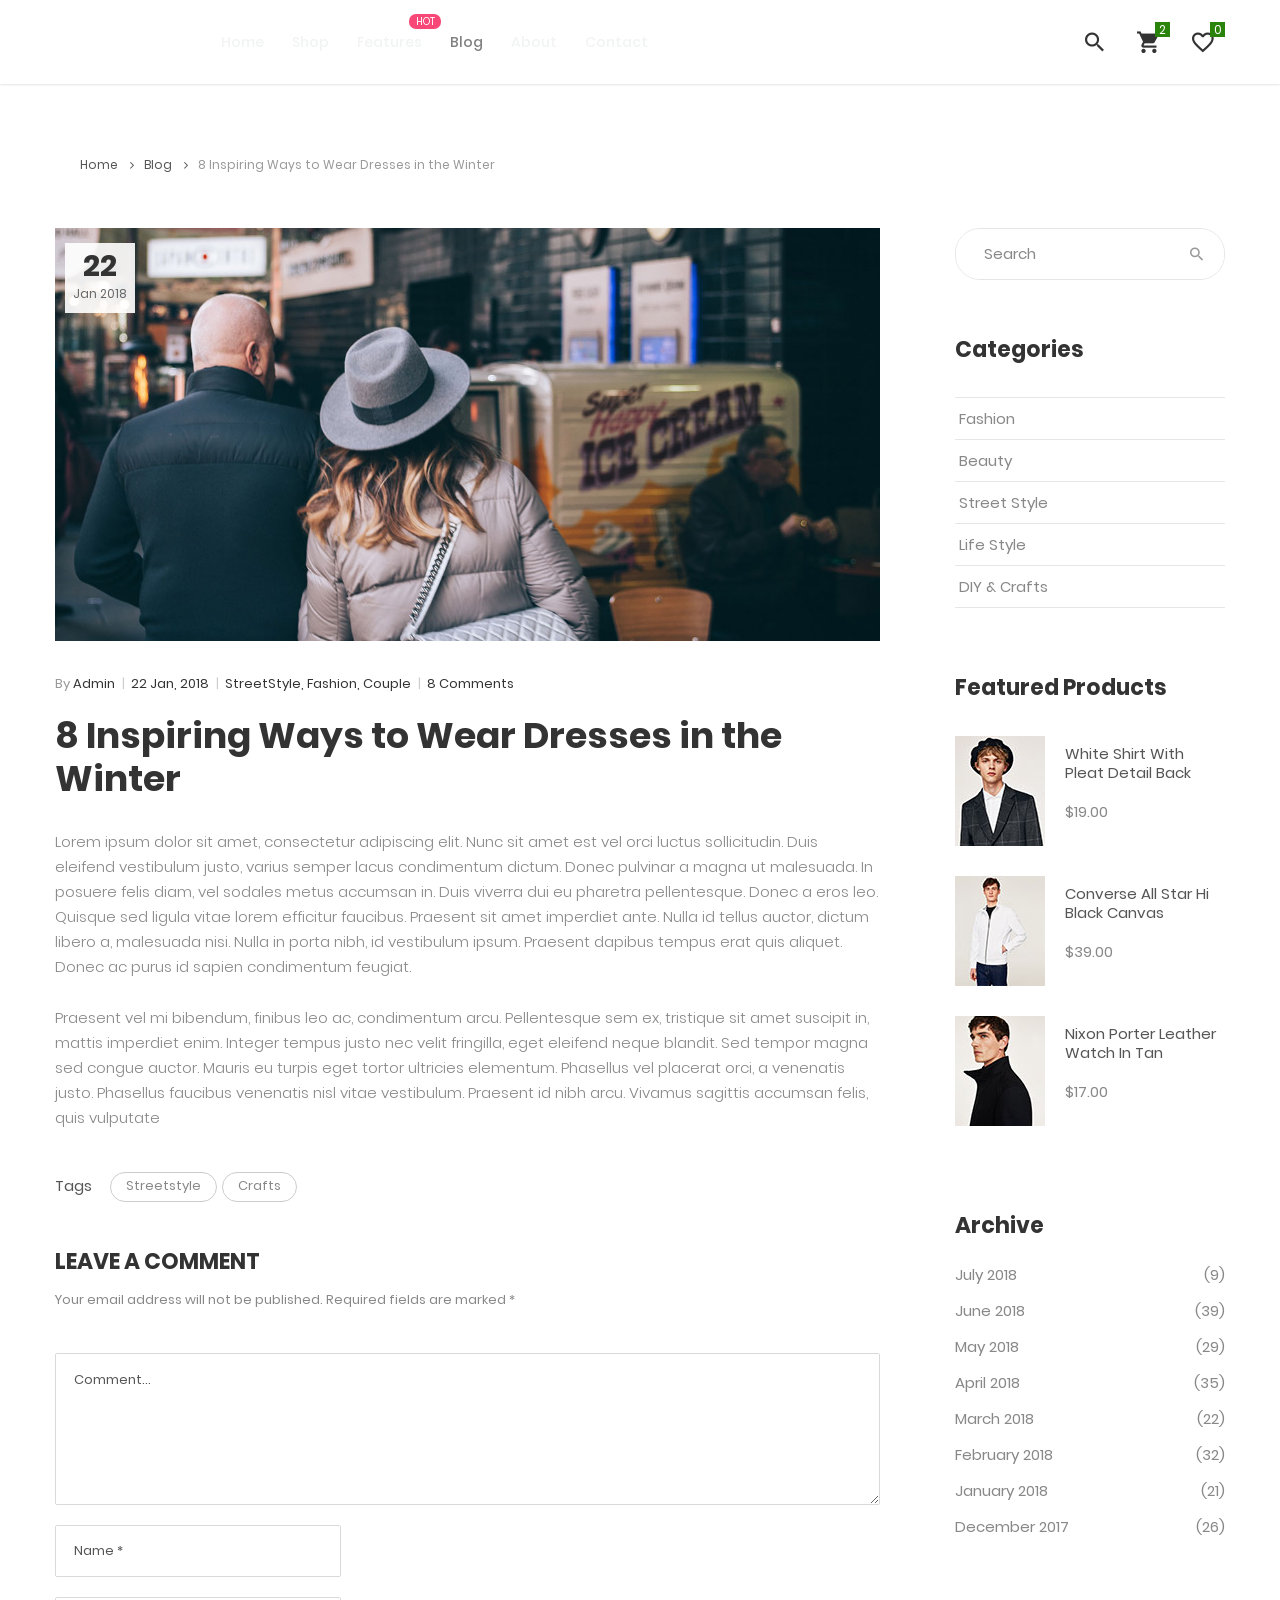
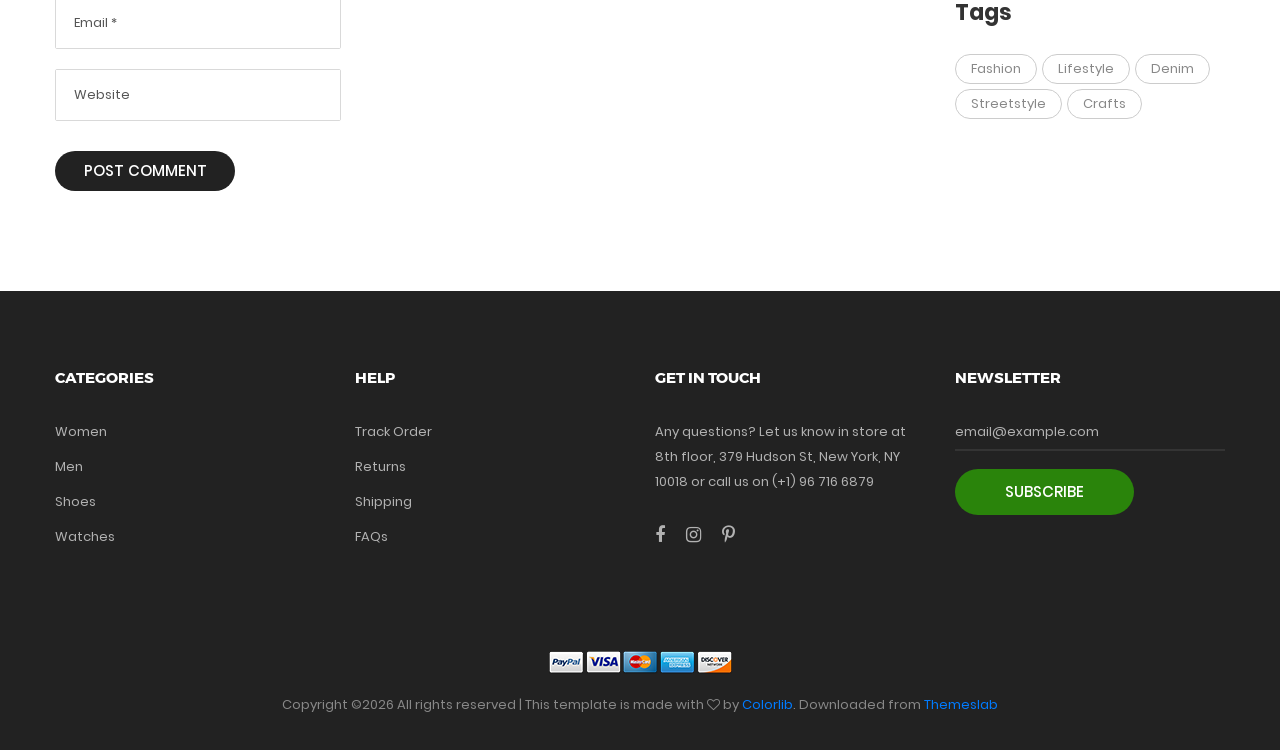
<file: blog-detail.html>
<!DOCTYPE html>
<html lang="en">
<head>
	<title>Blog Detail</title>
	<meta charset="UTF-8">
	<meta name="viewport" content="width=device-width, initial-scale=1">
<!--===============================================================================================-->	
	<link rel="icon" type="image/png" href="images/icons/favicon.png"/>
<!--===============================================================================================-->
	<link rel="stylesheet" type="text/css" href="vendor/bootstrap/css/bootstrap.min.css">
<!--===============================================================================================-->
	<link rel="stylesheet" type="text/css" href="fonts/font-awesome-4.7.0/css/font-awesome.min.css">
<!--===============================================================================================-->
	<link rel="stylesheet" type="text/css" href="fonts/iconic/css/material-design-iconic-font.min.css">
<!--===============================================================================================-->
	<link rel="stylesheet" type="text/css" href="fonts/linearicons-v1.0.0/icon-font.min.css">
<!--===============================================================================================-->
	<link rel="stylesheet" type="text/css" href="vendor/animate/animate.css">
<!--===============================================================================================-->	
	<link rel="stylesheet" type="text/css" href="vendor/css-hamburgers/hamburgers.min.css">
<!--===============================================================================================-->
	<link rel="stylesheet" type="text/css" href="vendor/animsition/css/animsition.min.css">
<!--===============================================================================================-->
	<link rel="stylesheet" type="text/css" href="vendor/select2/select2.min.css">
<!--===============================================================================================-->
	<link rel="stylesheet" type="text/css" href="vendor/perfect-scrollbar/perfect-scrollbar.css">
<!--===============================================================================================-->
	<link rel="stylesheet" type="text/css" href="css/util.css">
	<link rel="stylesheet" type="text/css" href="css/main.css">
<!--===============================================================================================-->
</head>
<body class="animsition">
	
	<!-- Header -->
	<header class="header-v4">
		<!-- Header desktop -->
		<div class="container-menu-desktop">
			<!-- Topbar -->
			

			<div class="wrap-menu-desktop how-shadow1">
				<nav class="limiter-menu-desktop container">
					
					<!-- Logo desktop -->		
					<a href="#" class="logo">
						<img src="images/icons/logo-01.png" alt="IMG-LOGO">
					</a>

					<!-- Menu desktop -->
					<div class="menu-desktop">
						<ul class="main-menu">
							<li>
								<a href="index.html">Home</a>
								<ul class="sub-menu">
									<li><a href="index.html">Homepage 1</a></li>
									<li><a href="home-02.html">Homepage 2</a></li>
									<li><a href="home-03.html">Homepage 3</a></li>
								</ul>
							</li>

							<li>
								<a href="product.html">Shop</a>
							</li>

							<li class="label1" data-label1="hot">
								<a href="shoping-cart.html">Features</a>
							</li>

							<li class="active-menu">
								<a href="blog.html">Blog</a>
							</li>

							<li>
								<a href="about.html">About</a>
							</li>

							<li>
								<a href="contact.html">Contact</a>
							</li>
						</ul>
					</div>	

					<!-- Icon header -->
					<div class="wrap-icon-header flex-w flex-r-m">
						<div class="icon-header-item cl2 hov-cl1 trans-04 p-l-22 p-r-11 js-show-modal-search">
							<i class="zmdi zmdi-search"></i>
						</div>

						<div class="icon-header-item cl2 hov-cl1 trans-04 p-l-22 p-r-11 icon-header-noti js-show-cart" data-notify="2">
							<i class="zmdi zmdi-shopping-cart"></i>
						</div>

						<a href="#" class="icon-header-item cl2 hov-cl1 trans-04 p-l-22 p-r-11 icon-header-noti" data-notify="0">
							<i class="zmdi zmdi-favorite-outline"></i>
						</a>
					</div>
				</nav>
			</div>	
		</div>

		<!-- Header Mobile -->
		<div class="wrap-header-mobile">
			<!-- Logo moblie -->		
			<div class="logo-mobile">
				<a href="index.html"><img src="images/icons/logo-01.png" alt="IMG-LOGO"></a>
			</div>

			<!-- Icon header -->
			<div class="wrap-icon-header flex-w flex-r-m m-r-15">
				<div class="icon-header-item cl2 hov-cl1 trans-04 p-r-11 js-show-modal-search">
					<i class="zmdi zmdi-search"></i>
				</div>

				<div class="icon-header-item cl2 hov-cl1 trans-04 p-r-11 p-l-10 icon-header-noti js-show-cart" data-notify="2">
					<i class="zmdi zmdi-shopping-cart"></i>
				</div>

				<a href="#" class="dis-block icon-header-item cl2 hov-cl1 trans-04 p-r-11 p-l-10 icon-header-noti" data-notify="0">
					<i class="zmdi zmdi-favorite-outline"></i>
				</a>
			</div>

			<!-- Button show menu -->
			<div class="btn-show-menu-mobile hamburger hamburger--squeeze">
				<span class="hamburger-box">
					<span class="hamburger-inner"></span>
				</span>
			</div>
		</div>


		<!-- Menu Mobile -->
		<div class="menu-mobile">
			<ul class="topbar-mobile">
				<li>
					<div class="left-top-bar">
						Free shipping for standard order over $100
					</div>
				</li>

				<li>
					<div class="right-top-bar flex-w h-full">
						<a href="#" class="flex-c-m p-lr-10 trans-04">
							Help & FAQs
						</a>

						<a href="#" class="flex-c-m p-lr-10 trans-04">
							My Account
						</a>

						<a href="#" class="flex-c-m p-lr-10 trans-04">
							EN
						</a>

						<a href="#" class="flex-c-m p-lr-10 trans-04">
							USD
						</a>
					</div>
				</li>
			</ul>

			<ul class="main-menu-m">
				<li>
					<a href="index.html">Home</a>
					<ul class="sub-menu-m">
						<li><a href="index.html">Homepage 1</a></li>
						<li><a href="home-02.html">Homepage 2</a></li>
						<li><a href="home-03.html">Homepage 3</a></li>
					</ul>
					<span class="arrow-main-menu-m">
						<i class="fa fa-angle-right" aria-hidden="true"></i>
					</span>
				</li>

				<li>
					<a href="product.html">Shop</a>
				</li>

				<li>
					<a href="shoping-cart.html" class="label1 rs1" data-label1="hot">Features</a>
				</li>

				<li>
					<a href="blog.html">Blog</a>
				</li>

				<li>
					<a href="about.html">About</a>
				</li>

				<li>
					<a href="contact.html">Contact</a>
				</li>
			</ul>
		</div>

		<!-- Modal Search -->
		<div class="modal-search-header flex-c-m trans-04 js-hide-modal-search">
			<div class="container-search-header">
				<button class="flex-c-m btn-hide-modal-search trans-04 js-hide-modal-search">
					<img src="images/icons/icon-close2.png" alt="CLOSE">
				</button>

				<form class="wrap-search-header flex-w p-l-15">
					<button class="flex-c-m trans-04">
						<i class="zmdi zmdi-search"></i>
					</button>
					<input class="plh3" type="text" name="search" placeholder="Search...">
				</form>
			</div>
		</div>
	</header>

	<!-- Cart -->
	<div class="wrap-header-cart js-panel-cart">
		<div class="s-full js-hide-cart"></div>

		<div class="header-cart flex-col-l p-l-65 p-r-25">
			<div class="header-cart-title flex-w flex-sb-m p-b-8">
				<span class="mtext-103 cl2">
					Your Cart
				</span>

				<div class="fs-35 lh-10 cl2 p-lr-5 pointer hov-cl1 trans-04 js-hide-cart">
					<i class="zmdi zmdi-close"></i>
				</div>
			</div>
			
			<div class="header-cart-content flex-w js-pscroll">
				<ul class="header-cart-wrapitem w-full">
					<li class="header-cart-item flex-w flex-t m-b-12">
						<div class="header-cart-item-img">
							<img src="images/item-cart-01.jpg" alt="IMG">
						</div>

						<div class="header-cart-item-txt p-t-8">
							<a href="#" class="header-cart-item-name m-b-18 hov-cl1 trans-04">
								White Shirt Pleat
							</a>

							<span class="header-cart-item-info">
								1 x $19.00
							</span>
						</div>
					</li>

					<li class="header-cart-item flex-w flex-t m-b-12">
						<div class="header-cart-item-img">
							<img src="images/item-cart-02.jpg" alt="IMG">
						</div>

						<div class="header-cart-item-txt p-t-8">
							<a href="#" class="header-cart-item-name m-b-18 hov-cl1 trans-04">
								Converse All Star
							</a>

							<span class="header-cart-item-info">
								1 x $39.00
							</span>
						</div>
					</li>

					<li class="header-cart-item flex-w flex-t m-b-12">
						<div class="header-cart-item-img">
							<img src="images/item-cart-03.jpg" alt="IMG">
						</div>

						<div class="header-cart-item-txt p-t-8">
							<a href="#" class="header-cart-item-name m-b-18 hov-cl1 trans-04">
								Nixon Porter Leather
							</a>

							<span class="header-cart-item-info">
								1 x $17.00
							</span>
						</div>
					</li>
				</ul>
				
				<div class="w-full">
					<div class="header-cart-total w-full p-tb-40">
						Total: $75.00
					</div>

					<div class="header-cart-buttons flex-w w-full">
						<a href="shoping-cart.html" class="flex-c-m stext-101 cl0 size-107 bg3 bor2 hov-btn3 p-lr-15 trans-04 m-r-8 m-b-10">
							View Cart
						</a>

						<a href="shoping-cart.html" class="flex-c-m stext-101 cl0 size-107 bg3 bor2 hov-btn3 p-lr-15 trans-04 m-b-10">
							Check Out
						</a>
					</div>
				</div>
			</div>
		</div>
	</div>


	<!-- breadcrumb -->
	<div class="container">
		<div class="bread-crumb flex-w p-l-25 p-r-15 p-t-30 p-lr-0-lg">
			<a href="index.html" class="stext-109 cl8 hov-cl1 trans-04">
				Home
				<i class="fa fa-angle-right m-l-9 m-r-10" aria-hidden="true"></i>
			</a>

			<a href="blog.html" class="stext-109 cl8 hov-cl1 trans-04">
				Blog
				<i class="fa fa-angle-right m-l-9 m-r-10" aria-hidden="true"></i>
			</a>

			<span class="stext-109 cl4">
				8 Inspiring Ways to Wear Dresses in the Winter
			</span>
		</div>
	</div>


	<!-- Content page -->
	<section class="bg0 p-t-52 p-b-20">
		<div class="container">
			<div class="row">
				<div class="col-md-8 col-lg-9 p-b-80">
					<div class="p-r-45 p-r-0-lg">
						<!--  -->
						<div class="wrap-pic-w how-pos5-parent">
							<img src="images/blog-04.jpg" alt="IMG-BLOG">

							<div class="flex-col-c-m size-123 bg9 how-pos5">
								<span class="ltext-107 cl2 txt-center">
									22
								</span>

								<span class="stext-109 cl3 txt-center">
									Jan 2018
								</span>
							</div>
						</div>

						<div class="p-t-32">
							<span class="flex-w flex-m stext-111 cl2 p-b-19">
								<span>
									<span class="cl4">By</span> Admin  
									<span class="cl12 m-l-4 m-r-6">|</span>
								</span>

								<span>
									22 Jan, 2018
									<span class="cl12 m-l-4 m-r-6">|</span>
								</span>

								<span>
									StreetStyle, Fashion, Couple  
									<span class="cl12 m-l-4 m-r-6">|</span>
								</span>

								<span>
									8 Comments
								</span>
							</span>

							<h4 class="ltext-109 cl2 p-b-28">
								8 Inspiring Ways to Wear Dresses in the Winter
							</h4>

							<p class="stext-117 cl6 p-b-26">
								Lorem ipsum dolor sit amet, consectetur adipiscing elit. Nunc sit amet est vel orci luctus sollicitudin. Duis eleifend vestibulum justo, varius semper lacus condimentum dictum. Donec pulvinar a magna ut malesuada. In posuere felis diam, vel sodales metus accumsan in. Duis viverra dui eu pharetra pellentesque. Donec a eros leo. Quisque sed ligula vitae lorem efficitur faucibus. Praesent sit amet imperdiet ante. Nulla id tellus auctor, dictum libero a, malesuada nisi. Nulla in porta nibh, id vestibulum ipsum. Praesent dapibus tempus erat quis aliquet. Donec ac purus id sapien condimentum feugiat.
							</p>

							<p class="stext-117 cl6 p-b-26">
								Praesent vel mi bibendum, finibus leo ac, condimentum arcu. Pellentesque sem ex, tristique sit amet suscipit in, mattis imperdiet enim. Integer tempus justo nec velit fringilla, eget eleifend neque blandit. Sed tempor magna sed congue auctor. Mauris eu turpis eget tortor ultricies elementum. Phasellus vel placerat orci, a venenatis justo. Phasellus faucibus venenatis nisl vitae vestibulum. Praesent id nibh arcu. Vivamus sagittis accumsan felis, quis vulputate
							</p>
						</div>

						<div class="flex-w flex-t p-t-16">
							<span class="size-216 stext-116 cl8 p-t-4">
								Tags
							</span>

							<div class="flex-w size-217">
								<a href="#" class="flex-c-m stext-107 cl6 size-301 bor7 p-lr-15 hov-tag1 trans-04 m-r-5 m-b-5">
									Streetstyle
								</a>

								<a href="#" class="flex-c-m stext-107 cl6 size-301 bor7 p-lr-15 hov-tag1 trans-04 m-r-5 m-b-5">
									Crafts
								</a>
							</div>
						</div>

						<!--  -->
						<div class="p-t-40">
							<h5 class="mtext-113 cl2 p-b-12">
								Leave a Comment
							</h5>

							<p class="stext-107 cl6 p-b-40">
								Your email address will not be published. Required fields are marked *
							</p>

							<form>
								<div class="bor19 m-b-20">
									<textarea class="stext-111 cl2 plh3 size-124 p-lr-18 p-tb-15" name="cmt" placeholder="Comment..."></textarea>
								</div>

								<div class="bor19 size-218 m-b-20">
									<input class="stext-111 cl2 plh3 size-116 p-lr-18" type="text" name="name" placeholder="Name *">
								</div>

								<div class="bor19 size-218 m-b-20">
									<input class="stext-111 cl2 plh3 size-116 p-lr-18" type="text" name="email" placeholder="Email *">
								</div>

								<div class="bor19 size-218 m-b-30">
									<input class="stext-111 cl2 plh3 size-116 p-lr-18" type="text" name="web" placeholder="Website">
								</div>

								<button class="flex-c-m stext-101 cl0 size-125 bg3 bor2 hov-btn3 p-lr-15 trans-04">
									Post Comment
								</button>
							</form>
						</div>
					</div>
				</div>

				<div class="col-md-4 col-lg-3 p-b-80">
					<div class="side-menu">
						<div class="bor17 of-hidden pos-relative">
							<input class="stext-103 cl2 plh4 size-116 p-l-28 p-r-55" type="text" name="search" placeholder="Search">

							<button class="flex-c-m size-122 ab-t-r fs-18 cl4 hov-cl1 trans-04">
								<i class="zmdi zmdi-search"></i>
							</button>
						</div>

						<div class="p-t-55">
							<h4 class="mtext-112 cl2 p-b-33">
								Categories
							</h4>

							<ul>
								<li class="bor18">
									<a href="#" class="dis-block stext-115 cl6 hov-cl1 trans-04 p-tb-8 p-lr-4">
										Fashion
									</a>
								</li>

								<li class="bor18">
									<a href="#" class="dis-block stext-115 cl6 hov-cl1 trans-04 p-tb-8 p-lr-4">
										Beauty
									</a>
								</li>

								<li class="bor18">
									<a href="#" class="dis-block stext-115 cl6 hov-cl1 trans-04 p-tb-8 p-lr-4">
										Street Style
									</a>
								</li>

								<li class="bor18">
									<a href="#" class="dis-block stext-115 cl6 hov-cl1 trans-04 p-tb-8 p-lr-4">
										Life Style
									</a>
								</li>

								<li class="bor18">
									<a href="#" class="dis-block stext-115 cl6 hov-cl1 trans-04 p-tb-8 p-lr-4">
										DIY & Crafts
									</a>
								</li>
							</ul>
						</div>

						<div class="p-t-65">
							<h4 class="mtext-112 cl2 p-b-33">
								Featured Products
							</h4>

							<ul>
								<li class="flex-w flex-t p-b-30">
									<a href="#" class="wrao-pic-w size-214 hov-ovelay1 m-r-20">
										<img src="images/product-min-01.jpg" alt="PRODUCT">
									</a>

									<div class="size-215 flex-col-t p-t-8">
										<a href="#" class="stext-116 cl8 hov-cl1 trans-04">
											White Shirt With Pleat Detail Back
										</a>

										<span class="stext-116 cl6 p-t-20">
											$19.00
										</span>
									</div>
								</li>

								<li class="flex-w flex-t p-b-30">
									<a href="#" class="wrao-pic-w size-214 hov-ovelay1 m-r-20">
										<img src="images/product-min-02.jpg" alt="PRODUCT">
									</a>

									<div class="size-215 flex-col-t p-t-8">
										<a href="#" class="stext-116 cl8 hov-cl1 trans-04">
											Converse All Star Hi Black Canvas
										</a>

										<span class="stext-116 cl6 p-t-20">
											$39.00
										</span>
									</div>
								</li>

								<li class="flex-w flex-t p-b-30">
									<a href="#" class="wrao-pic-w size-214 hov-ovelay1 m-r-20">
										<img src="images/product-min-03.jpg" alt="PRODUCT">
									</a>

									<div class="size-215 flex-col-t p-t-8">
										<a href="#" class="stext-116 cl8 hov-cl1 trans-04">
											Nixon Porter Leather Watch In Tan
										</a>

										<span class="stext-116 cl6 p-t-20">
											$17.00
										</span>
									</div>
								</li>
							</ul>
						</div>

						<div class="p-t-55">
							<h4 class="mtext-112 cl2 p-b-20">
								Archive
							</h4>

							<ul>
								<li class="p-b-7">
									<a href="#" class="flex-w flex-sb-m stext-115 cl6 hov-cl1 trans-04 p-tb-2">
										<span>
											July 2018
										</span>

										<span>
											(9)
										</span>
									</a>
								</li>

								<li class="p-b-7">
									<a href="#" class="flex-w flex-sb-m stext-115 cl6 hov-cl1 trans-04 p-tb-2">
										<span>
											June 2018
										</span>

										<span>
											(39)
										</span>
									</a>
								</li>

								<li class="p-b-7">
									<a href="#" class="flex-w flex-sb-m stext-115 cl6 hov-cl1 trans-04 p-tb-2">
										<span>
											May 2018
										</span>

										<span>
											(29)
										</span>
									</a>
								</li>

								<li class="p-b-7">
									<a href="#" class="flex-w flex-sb-m stext-115 cl6 hov-cl1 trans-04 p-tb-2">
										<span>
											April  2018
										</span>

										<span>
											(35)
										</span>
									</a>
								</li>

								<li class="p-b-7">
									<a href="#" class="flex-w flex-sb-m stext-115 cl6 hov-cl1 trans-04 p-tb-2">
										<span>
											March 2018
										</span>

										<span>
											(22)
										</span>
									</a>
								</li>

								<li class="p-b-7">
									<a href="#" class="flex-w flex-sb-m stext-115 cl6 hov-cl1 trans-04 p-tb-2">
										<span>
											February 2018
										</span>

										<span>
											(32)
										</span>
									</a>
								</li>

								<li class="p-b-7">
									<a href="#" class="flex-w flex-sb-m stext-115 cl6 hov-cl1 trans-04 p-tb-2">
										<span>
											January 2018
										</span>

										<span>
											(21)
										</span>
									</a>
								</li>

								<li class="p-b-7">
									<a href="#" class="flex-w flex-sb-m stext-115 cl6 hov-cl1 trans-04 p-tb-2">
										<span>
											December 2017
										</span>

										<span>
											(26)
										</span>
									</a>
								</li>
							</ul>
						</div>

						<div class="p-t-50">
							<h4 class="mtext-112 cl2 p-b-27">
								Tags
							</h4>

							<div class="flex-w m-r--5">
								<a href="#" class="flex-c-m stext-107 cl6 size-301 bor7 p-lr-15 hov-tag1 trans-04 m-r-5 m-b-5">
									Fashion
								</a>

								<a href="#" class="flex-c-m stext-107 cl6 size-301 bor7 p-lr-15 hov-tag1 trans-04 m-r-5 m-b-5">
									Lifestyle
								</a>

								<a href="#" class="flex-c-m stext-107 cl6 size-301 bor7 p-lr-15 hov-tag1 trans-04 m-r-5 m-b-5">
									Denim
								</a>

								<a href="#" class="flex-c-m stext-107 cl6 size-301 bor7 p-lr-15 hov-tag1 trans-04 m-r-5 m-b-5">
									Streetstyle
								</a>

								<a href="#" class="flex-c-m stext-107 cl6 size-301 bor7 p-lr-15 hov-tag1 trans-04 m-r-5 m-b-5">
									Crafts
								</a>
							</div>
						</div>
					</div>
				</div>
			</div>
		</div>
	</section>	
	
		

	<!-- Footer -->
	<footer class="bg3 p-t-75 p-b-32">
		<div class="container">
			<div class="row">
				<div class="col-sm-6 col-lg-3 p-b-50">
					<h4 class="stext-301 cl0 p-b-30">
						Categories
					</h4>

					<ul>
						<li class="p-b-10">
							<a href="#" class="stext-107 cl7 hov-cl1 trans-04">
								Women
							</a>
						</li>

						<li class="p-b-10">
							<a href="#" class="stext-107 cl7 hov-cl1 trans-04">
								Men
							</a>
						</li>

						<li class="p-b-10">
							<a href="#" class="stext-107 cl7 hov-cl1 trans-04">
								Shoes
							</a>
						</li>

						<li class="p-b-10">
							<a href="#" class="stext-107 cl7 hov-cl1 trans-04">
								Watches
							</a>
						</li>
					</ul>
				</div>

				<div class="col-sm-6 col-lg-3 p-b-50">
					<h4 class="stext-301 cl0 p-b-30">
						Help
					</h4>

					<ul>
						<li class="p-b-10">
							<a href="#" class="stext-107 cl7 hov-cl1 trans-04">
								Track Order
							</a>
						</li>

						<li class="p-b-10">
							<a href="#" class="stext-107 cl7 hov-cl1 trans-04">
								Returns 
							</a>
						</li>

						<li class="p-b-10">
							<a href="#" class="stext-107 cl7 hov-cl1 trans-04">
								Shipping
							</a>
						</li>

						<li class="p-b-10">
							<a href="#" class="stext-107 cl7 hov-cl1 trans-04">
								FAQs
							</a>
						</li>
					</ul>
				</div>

				<div class="col-sm-6 col-lg-3 p-b-50">
					<h4 class="stext-301 cl0 p-b-30">
						GET IN TOUCH
					</h4>

					<p class="stext-107 cl7 size-201">
						Any questions? Let us know in store at 8th floor, 379 Hudson St, New York, NY 10018 or call us on (+1) 96 716 6879
					</p>

					<div class="p-t-27">
						<a href="#" class="fs-18 cl7 hov-cl1 trans-04 m-r-16">
							<i class="fa fa-facebook"></i>
						</a>

						<a href="#" class="fs-18 cl7 hov-cl1 trans-04 m-r-16">
							<i class="fa fa-instagram"></i>
						</a>

						<a href="#" class="fs-18 cl7 hov-cl1 trans-04 m-r-16">
							<i class="fa fa-pinterest-p"></i>
						</a>
					</div>
				</div>

				<div class="col-sm-6 col-lg-3 p-b-50">
					<h4 class="stext-301 cl0 p-b-30">
						Newsletter
					</h4>

					<form>
						<div class="wrap-input1 w-full p-b-4">
							<input class="input1 bg-none plh1 stext-107 cl7" type="text" name="email" placeholder="email@example.com">
							<div class="focus-input1 trans-04"></div>
						</div>

						<div class="p-t-18">
							<button class="flex-c-m stext-101 cl0 size-103 bg1 bor1 hov-btn2 p-lr-15 trans-04">
								Subscribe
							</button>
						</div>
					</form>
				</div>
			</div>

			<div class="p-t-40">
				<div class="flex-c-m flex-w p-b-18">
					<a href="#" class="m-all-1">
						<img src="images/icons/icon-pay-01.png" alt="ICON-PAY">
					</a>

					<a href="#" class="m-all-1">
						<img src="images/icons/icon-pay-02.png" alt="ICON-PAY">
					</a>

					<a href="#" class="m-all-1">
						<img src="images/icons/icon-pay-03.png" alt="ICON-PAY">
					</a>

					<a href="#" class="m-all-1">
						<img src="images/icons/icon-pay-04.png" alt="ICON-PAY">
					</a>

					<a href="#" class="m-all-1">
						<img src="images/icons/icon-pay-05.png" alt="ICON-PAY">
					</a>
				</div>

				<p class="stext-107 cl6 txt-center">
					<!-- Link back to Colorlib can't be removed. Template is licensed under CC BY 3.0. -->
Copyright &copy;<script>document.write(new Date().getFullYear());</script> All rights reserved | This template is made with <i class="fa fa-heart-o" aria-hidden="true"></i> by <a href="https://colorlib.com" target="_blank">Colorlib</a>. 
Downloaded from <a href="https://themeslab.org/" target="_blank">Themeslab</a>
<!-- Link back to Colorlib can't be removed. Template is licensed under CC BY 3.0. -->

				</p>
			</div>
		</div>
	</footer>


	<!-- Back to top -->
	<div class="btn-back-to-top" id="myBtn">
		<span class="symbol-btn-back-to-top">
			<i class="zmdi zmdi-chevron-up"></i>
		</span>
	</div>

<!--===============================================================================================-->	
	<script src="vendor/jquery/jquery-3.2.1.min.js"></script>
<!--===============================================================================================-->
	<script src="vendor/animsition/js/animsition.min.js"></script>
<!--===============================================================================================-->
	<script src="vendor/bootstrap/js/popper.js"></script>
	<script src="vendor/bootstrap/js/bootstrap.min.js"></script>
<!--===============================================================================================-->
	<script src="vendor/select2/select2.min.js"></script>
	<script>
		$(".js-select2").each(function(){
			$(this).select2({
				minimumResultsForSearch: 20,
				dropdownParent: $(this).next('.dropDownSelect2')
			});
		})
	</script>
<!--===============================================================================================-->
	<script src="vendor/MagnificPopup/jquery.magnific-popup.min.js"></script>
<!--===============================================================================================-->
	<script src="vendor/perfect-scrollbar/perfect-scrollbar.min.js"></script>
	<script>
		$('.js-pscroll').each(function(){
			$(this).css('position','relative');
			$(this).css('overflow','hidden');
			var ps = new PerfectScrollbar(this, {
				wheelSpeed: 1,
				scrollingThreshold: 1000,
				wheelPropagation: false,
			});

			$(window).on('resize', function(){
				ps.update();
			})
		});
	</script>
<!--===============================================================================================-->
	<script src="js/main.js"></script>

</body>
</html>
</file>
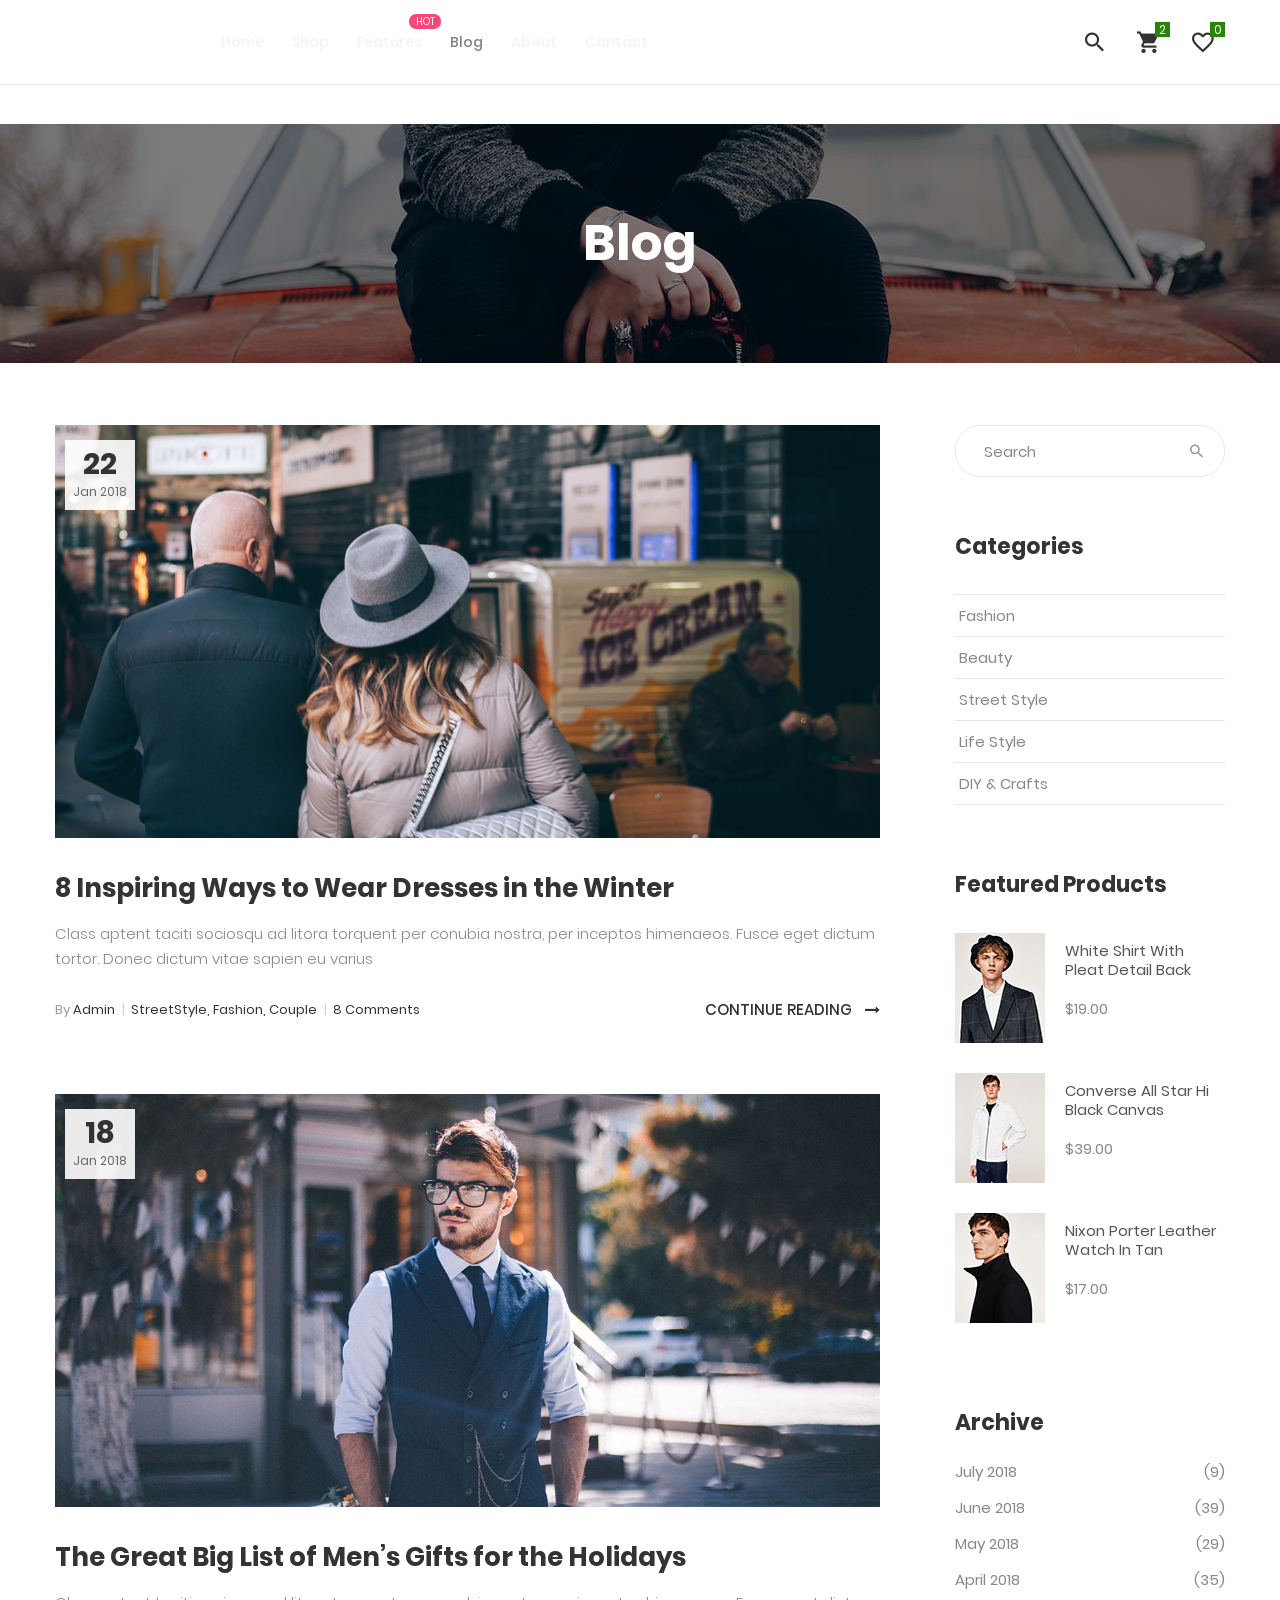
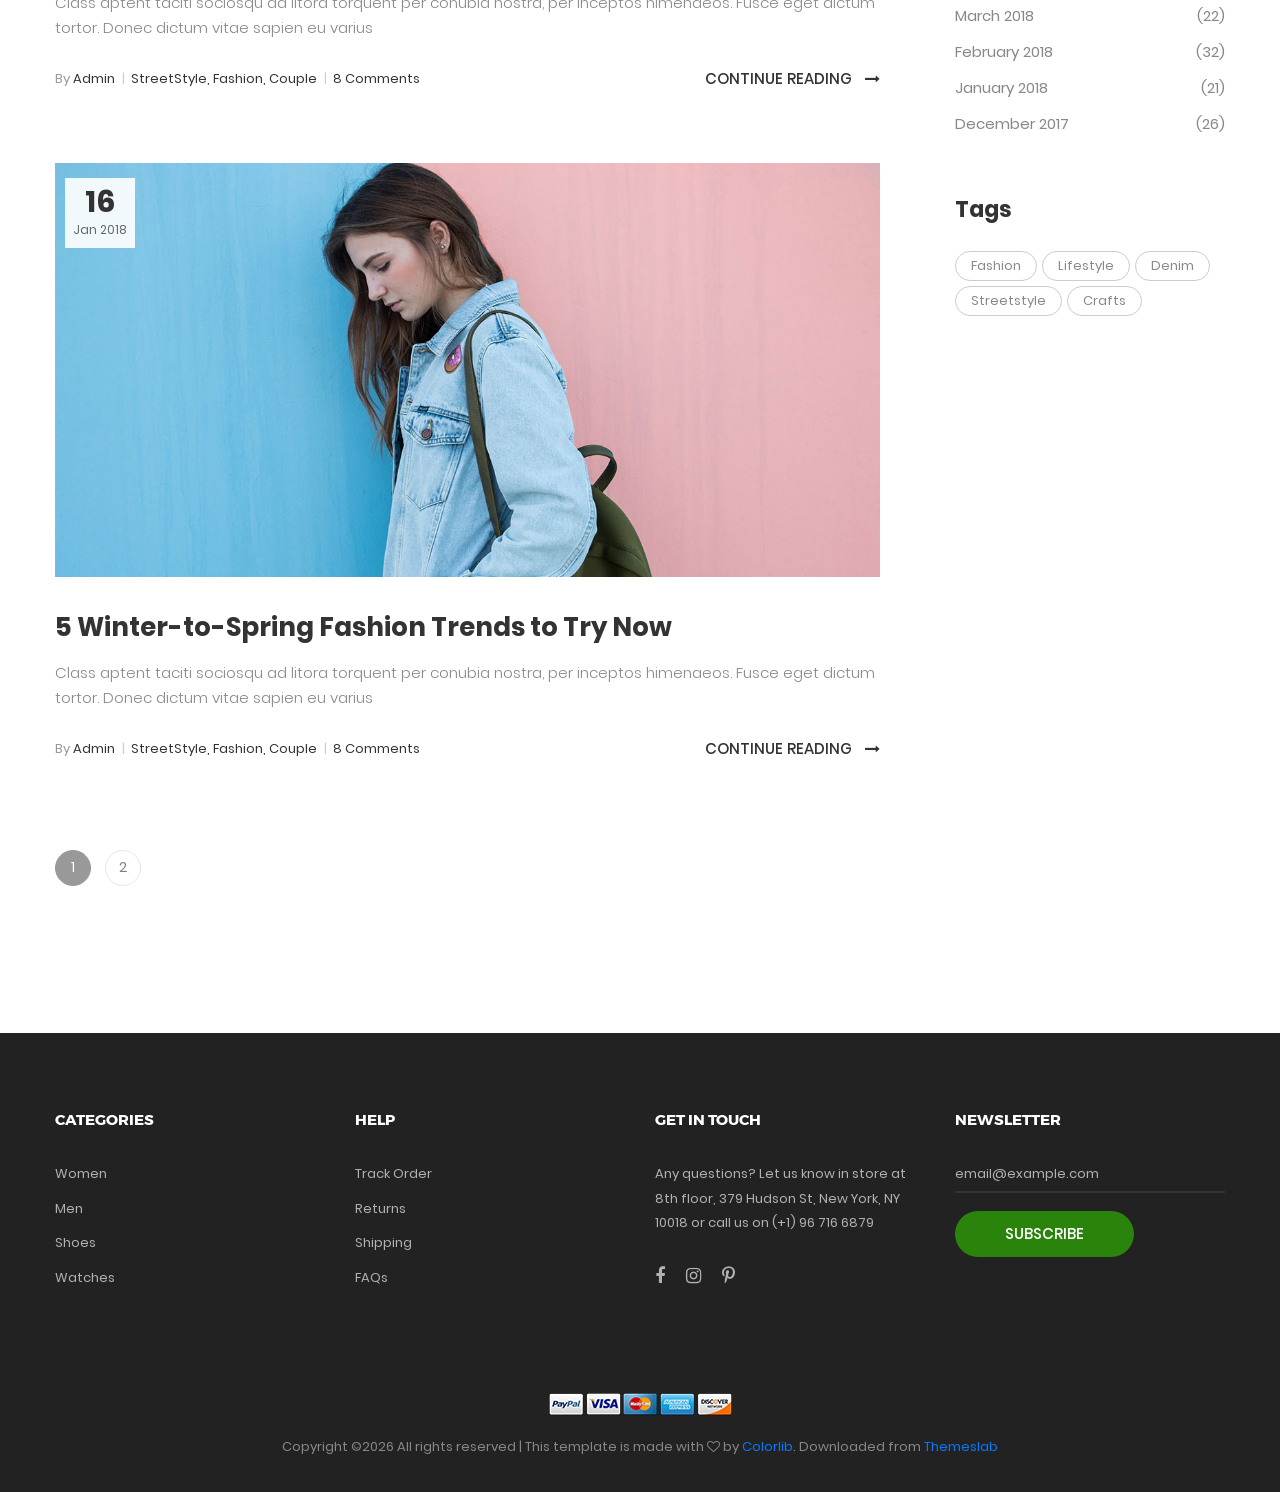
<file: blog.html>
<!DOCTYPE html>
<html lang="en">
<head>
	<title>Blog</title>
	<meta charset="UTF-8">
	<meta name="viewport" content="width=device-width, initial-scale=1">
	<link rel="icon" type="image/png" href="images/icons/favicon.png"/>
	<link rel="stylesheet" type="text/css" href="vendor/bootstrap/css/bootstrap.min.css">
	<link rel="stylesheet" type="text/css" href="fonts/font-awesome-4.7.0/css/font-awesome.min.css">
	<link rel="stylesheet" type="text/css" href="fonts/iconic/css/material-design-iconic-font.min.css">
	<link rel="stylesheet" type="text/css" href="fonts/linearicons-v1.0.0/icon-font.min.css">
	<link rel="stylesheet" type="text/css" href="vendor/animate/animate.css">	
	<link rel="stylesheet" type="text/css" href="vendor/css-hamburgers/hamburgers.min.css">
	<link rel="stylesheet" type="text/css" href="vendor/animsition/css/animsition.min.css">
	<link rel="stylesheet" type="text/css" href="vendor/select2/select2.min.css">
	<link rel="stylesheet" type="text/css" href="vendor/perfect-scrollbar/perfect-scrollbar.css">
	<link rel="stylesheet" type="text/css" href="css/util.css">
	<link rel="stylesheet" type="text/css" href="css/main.css">

</head>
<body class="animsition">
	
	<!-- Header -->
	<header class="header-v4">
		<!-- Header desktop -->
		<div class="container-menu-desktop">
			<!-- Topbar -->
			

			<div class="wrap-menu-desktop how-shadow1">
				<nav class="limiter-menu-desktop container">
					
					<!-- Logo desktop -->		
					<a href="#" class="logo">
						<img src="images/icons/logo-01.png" alt="IMG-LOGO">
					</a>

					<!-- Menu desktop -->
					<div class="menu-desktop">
						<ul class="main-menu">
							<li>
								<a href="index.html">Home</a>
								<ul class="sub-menu">
									<li><a href="index.html">Homepage 1</a></li>
									<li><a href="home-02.html">Homepage 2</a></li>
									<li><a href="home-03.html">Homepage 3</a></li>
								</ul>
							</li>

							<li>
								<a href="product.html">Shop</a>
							</li>

							<li class="label1" data-label1="hot">
								<a href="shoping-cart.html">Features</a>
							</li>

							<li class="active-menu">
								<a href="blog.html">Blog</a>
							</li>

							<li>
								<a href="about.html">About</a>
							</li>

							<li>
								<a href="contact.html">Contact</a>
							</li>
						</ul>
					</div>	

					<!-- Icon header -->
					<div class="wrap-icon-header flex-w flex-r-m">
						<div class="icon-header-item cl2 hov-cl1 trans-04 p-l-22 p-r-11 js-show-modal-search">
							<i class="zmdi zmdi-search"></i>
						</div>

						<div class="icon-header-item cl2 hov-cl1 trans-04 p-l-22 p-r-11 icon-header-noti js-show-cart" data-notify="2">
							<i class="zmdi zmdi-shopping-cart"></i>
						</div>

						<a href="#" class="icon-header-item cl2 hov-cl1 trans-04 p-l-22 p-r-11 icon-header-noti" data-notify="0">
							<i class="zmdi zmdi-favorite-outline"></i>
						</a>
					</div>
				</nav>
			</div>	
		</div>

		<!-- Header Mobile -->
		<div class="wrap-header-mobile">
			<!-- Logo moblie -->		
			<div class="logo-mobile">
				<a href="index.html"><img src="images/icons/logo-01.png" alt="IMG-LOGO"></a>
			</div>

			<!-- Icon header -->
			<div class="wrap-icon-header flex-w flex-r-m m-r-15">
				<div class="icon-header-item cl2 hov-cl1 trans-04 p-r-11 js-show-modal-search">
					<i class="zmdi zmdi-search"></i>
				</div>

				<div class="icon-header-item cl2 hov-cl1 trans-04 p-r-11 p-l-10 icon-header-noti js-show-cart" data-notify="2">
					<i class="zmdi zmdi-shopping-cart"></i>
				</div>

				<a href="#" class="dis-block icon-header-item cl2 hov-cl1 trans-04 p-r-11 p-l-10 icon-header-noti" data-notify="0">
					<i class="zmdi zmdi-favorite-outline"></i>
				</a>
			</div>

			<!-- Button show menu -->
			<div class="btn-show-menu-mobile hamburger hamburger--squeeze">
				<span class="hamburger-box">
					<span class="hamburger-inner"></span>
				</span>
			</div>
		</div>


		<!-- Menu Mobile -->
		<div class="menu-mobile">
			<ul class="topbar-mobile">
				<li>
					<div class="left-top-bar">
						Free shipping for standard order over $100
					</div>
				</li>

				<li>
					<div class="right-top-bar flex-w h-full">
						<a href="#" class="flex-c-m p-lr-10 trans-04">
							Help & FAQs
						</a>

						<a href="#" class="flex-c-m p-lr-10 trans-04">
							My Account
						</a>

						<a href="#" class="flex-c-m p-lr-10 trans-04">
							EN
						</a>

						<a href="#" class="flex-c-m p-lr-10 trans-04">
							USD
						</a>
					</div>
				</li>
			</ul>

			<ul class="main-menu-m">
				<li>
					<a href="index.html">Home</a>
					<ul class="sub-menu-m">
						<li><a href="index.html">Homepage 1</a></li>
						<li><a href="home-02.html">Homepage 2</a></li>
						<li><a href="home-03.html">Homepage 3</a></li>
					</ul>
					<span class="arrow-main-menu-m">
						<i class="fa fa-angle-right" aria-hidden="true"></i>
					</span>
				</li>

				<li>
					<a href="product.html">Shop</a>
				</li>

				<li>
					<a href="shoping-cart.html" class="label1 rs1" data-label1="hot">Features</a>
				</li>

				<li>
					<a href="blog.html">Blog</a>
				</li>

				<li>
					<a href="about.html">About</a>
				</li>

				<li>
					<a href="contact.html">Contact</a>
				</li>
			</ul>
		</div>

		<!-- Modal Search -->
		<div class="modal-search-header flex-c-m trans-04 js-hide-modal-search">
			<div class="container-search-header">
				<button class="flex-c-m btn-hide-modal-search trans-04 js-hide-modal-search">
					<img src="images/icons/icon-close2.png" alt="CLOSE">
				</button>

				<form class="wrap-search-header flex-w p-l-15">
					<button class="flex-c-m trans-04">
						<i class="zmdi zmdi-search"></i>
					</button>
					<input class="plh3" type="text" name="search" placeholder="Search...">
				</form>
			</div>
		</div>
	</header>

	<!-- Cart -->
	<div class="wrap-header-cart js-panel-cart">
		<div class="s-full js-hide-cart"></div>

		<div class="header-cart flex-col-l p-l-65 p-r-25">
			<div class="header-cart-title flex-w flex-sb-m p-b-8">
				<span class="mtext-103 cl2">
					Your Cart
				</span>

				<div class="fs-35 lh-10 cl2 p-lr-5 pointer hov-cl1 trans-04 js-hide-cart">
					<i class="zmdi zmdi-close"></i>
				</div>
			</div>
			
			<div class="header-cart-content flex-w js-pscroll">
				<ul class="header-cart-wrapitem w-full">
					<li class="header-cart-item flex-w flex-t m-b-12">
						<div class="header-cart-item-img">
							<img src="images/item-cart-01.jpg" alt="IMG">
						</div>

						<div class="header-cart-item-txt p-t-8">
							<a href="#" class="header-cart-item-name m-b-18 hov-cl1 trans-04">
								White Shirt Pleat
							</a>

							<span class="header-cart-item-info">
								1 x $19.00
							</span>
						</div>
					</li>

					<li class="header-cart-item flex-w flex-t m-b-12">
						<div class="header-cart-item-img">
							<img src="images/item-cart-02.jpg" alt="IMG">
						</div>

						<div class="header-cart-item-txt p-t-8">
							<a href="#" class="header-cart-item-name m-b-18 hov-cl1 trans-04">
								Converse All Star
							</a>

							<span class="header-cart-item-info">
								1 x $39.00
							</span>
						</div>
					</li>

					<li class="header-cart-item flex-w flex-t m-b-12">
						<div class="header-cart-item-img">
							<img src="images/item-cart-03.jpg" alt="IMG">
						</div>

						<div class="header-cart-item-txt p-t-8">
							<a href="#" class="header-cart-item-name m-b-18 hov-cl1 trans-04">
								Nixon Porter Leather
							</a>

							<span class="header-cart-item-info">
								1 x $17.00
							</span>
						</div>
					</li>
				</ul>
				
				<div class="w-full">
					<div class="header-cart-total w-full p-tb-40">
						Total: $75.00
					</div>

					<div class="header-cart-buttons flex-w w-full">
						<a href="shoping-cart.html" class="flex-c-m stext-101 cl0 size-107 bg3 bor2 hov-btn3 p-lr-15 trans-04 m-r-8 m-b-10">
							View Cart
						</a>

						<a href="shoping-cart.html" class="flex-c-m stext-101 cl0 size-107 bg3 bor2 hov-btn3 p-lr-15 trans-04 m-b-10">
							Check Out
						</a>
					</div>
				</div>
			</div>
		</div>
	</div>


	<!-- Title page -->
	<section class="bg-img1 txt-center p-lr-15 p-tb-92" style="background-image: url('images/bg-02.jpg');">
		<h2 class="ltext-105 cl0 txt-center">
			Blog
		</h2>
	</section>	


	<!-- Content page -->
	<section class="bg0 p-t-62 p-b-60">
		<div class="container">
			<div class="row">
				<div class="col-md-8 col-lg-9 p-b-80">
					<div class="p-r-45 p-r-0-lg">
						<!-- item blog -->
						<div class="p-b-63">
							<a href="blog-detail.html" class="hov-img0 how-pos5-parent">
								<img src="images/blog-04.jpg" alt="IMG-BLOG">

								<div class="flex-col-c-m size-123 bg9 how-pos5">
									<span class="ltext-107 cl2 txt-center">
										22
									</span>

									<span class="stext-109 cl3 txt-center">
										Jan 2018
									</span>
								</div>
							</a>

							<div class="p-t-32">
								<h4 class="p-b-15">
									<a href="blog-detail.html" class="ltext-108 cl2 hov-cl1 trans-04">
										8 Inspiring Ways to Wear Dresses in the Winter
									</a>
								</h4>

								<p class="stext-117 cl6">
									Class aptent taciti sociosqu ad litora torquent per conubia nostra, per inceptos himenaeos. Fusce eget dictum tortor. Donec dictum vitae sapien eu varius
								</p>

								<div class="flex-w flex-sb-m p-t-18">
									<span class="flex-w flex-m stext-111 cl2 p-r-30 m-tb-10">
										<span>
											<span class="cl4">By</span> Admin  
											<span class="cl12 m-l-4 m-r-6">|</span>
										</span>

										<span>
											StreetStyle, Fashion, Couple  
											<span class="cl12 m-l-4 m-r-6">|</span>
										</span>

										<span>
											8 Comments
										</span>
									</span>

									<a href="blog-detail.html" class="stext-101 cl2 hov-cl1 trans-04 m-tb-10">
										Continue Reading

										<i class="fa fa-long-arrow-right m-l-9"></i>
									</a>
								</div>
							</div>
						</div>

						<!-- item blog -->
						<div class="p-b-63">
							<a href="blog-detail.html" class="hov-img0 how-pos5-parent">
								<img src="images/blog-05.jpg" alt="IMG-BLOG">

								<div class="flex-col-c-m size-123 bg9 how-pos5">
									<span class="ltext-107 cl2 txt-center">
										18
									</span>

									<span class="stext-109 cl3 txt-center">
										Jan 2018
									</span>
								</div>
							</a>

							<div class="p-t-32">
								<h4 class="p-b-15">
									<a href="blog-detail.html" class="ltext-108 cl2 hov-cl1 trans-04">
										The Great Big List of Men’s Gifts for the Holidays 
									</a>
								</h4>

								<p class="stext-117 cl6">
									Class aptent taciti sociosqu ad litora torquent per conubia nostra, per inceptos himenaeos. Fusce eget dictum tortor. Donec dictum vitae sapien eu varius
								</p>

								<div class="flex-w flex-sb-m p-t-18">
									<span class="flex-w flex-m stext-111 cl2 p-r-30 m-tb-10">
										<span>
											<span class="cl4">By</span> Admin  
											<span class="cl12 m-l-4 m-r-6">|</span>
										</span>

										<span>
											StreetStyle, Fashion, Couple  
											<span class="cl12 m-l-4 m-r-6">|</span>
										</span>

										<span>
											8 Comments
										</span>
									</span>

									<a href="blog-detail.html" class="stext-101 cl2 hov-cl1 trans-04 m-tb-10">
										Continue Reading

										<i class="fa fa-long-arrow-right m-l-9"></i>
									</a>
								</div>
							</div>
						</div>

						<!-- item blog -->
						<div class="p-b-63">
							<a href="blog-detail.html" class="hov-img0 how-pos5-parent">
								<img src="images/blog-06.jpg" alt="IMG-BLOG">

								<div class="flex-col-c-m size-123 bg9 how-pos5">
									<span class="ltext-107 cl2 txt-center">
										16
									</span>

									<span class="stext-109 cl3 txt-center">
										Jan 2018
									</span>
								</div>
							</a>

							<div class="p-t-32">
								<h4 class="p-b-15">
									<a href="blog-detail.html" class="ltext-108 cl2 hov-cl1 trans-04">
										5 Winter-to-Spring Fashion Trends to Try Now
									</a>
								</h4>

								<p class="stext-117 cl6">
									Class aptent taciti sociosqu ad litora torquent per conubia nostra, per inceptos himenaeos. Fusce eget dictum tortor. Donec dictum vitae sapien eu varius
								</p>

								<div class="flex-w flex-sb-m p-t-18">
									<span class="flex-w flex-m stext-111 cl2 p-r-30 m-tb-10">
										<span>
											<span class="cl4">By</span> Admin  
											<span class="cl12 m-l-4 m-r-6">|</span>
										</span>

										<span>
											StreetStyle, Fashion, Couple  
											<span class="cl12 m-l-4 m-r-6">|</span>
										</span>

										<span>
											8 Comments
										</span>
									</span>

									<a href="blog-detail.html" class="stext-101 cl2 hov-cl1 trans-04 m-tb-10">
										Continue Reading

										<i class="fa fa-long-arrow-right m-l-9"></i>
									</a>
								</div>
							</div>
						</div>

						<!-- Pagination -->
						<div class="flex-l-m flex-w w-full p-t-10 m-lr--7">
							<a href="blog.html" class="flex-c-m how-pagination1 trans-04 m-all-7 active-pagination1">
								1
							</a>

							<a href="blog_Lifestyle.html" class="flex-c-m how-pagination1 trans-04 m-all-7">
								2
							</a>
						</div>
					</div>
				</div>

				<div class="col-md-4 col-lg-3 p-b-80">
					<div class="side-menu">
						<div class="bor17 of-hidden pos-relative">
							<input class="stext-103 cl2 plh4 size-116 p-l-28 p-r-55" type="text" name="search" placeholder="Search">

							<button class="flex-c-m size-122 ab-t-r fs-18 cl4 hov-cl1 trans-04">
								<i class="zmdi zmdi-search"></i>
							</button>
						</div>

						<div class="p-t-55">
							<h4 class="mtext-112 cl2 p-b-33">
								Categories
							</h4>

							<ul>
								<li class="bor18">
									<a href="#" class="dis-block stext-115 cl6 hov-cl1 trans-04 p-tb-8 p-lr-4">
										Fashion
									</a>
								</li>

								<li class="bor18">
									<a href="#" class="dis-block stext-115 cl6 hov-cl1 trans-04 p-tb-8 p-lr-4">
										Beauty
									</a>
								</li>

								<li class="bor18">
									<a href="#" class="dis-block stext-115 cl6 hov-cl1 trans-04 p-tb-8 p-lr-4">
										Street Style
									</a>
								</li>

								<li class="bor18">
									<a href="#" class="dis-block stext-115 cl6 hov-cl1 trans-04 p-tb-8 p-lr-4">
										Life Style
									</a>
								</li>

								<li class="bor18">
									<a href="#" class="dis-block stext-115 cl6 hov-cl1 trans-04 p-tb-8 p-lr-4">
										DIY & Crafts
									</a>
								</li>
							</ul>
						</div>

						<div class="p-t-65">
							<h4 class="mtext-112 cl2 p-b-33">
								Featured Products
							</h4>

							<ul>
								<li class="flex-w flex-t p-b-30">
									<a href="#" class="wrao-pic-w size-214 hov-ovelay1 m-r-20">
										<img src="images/product-min-01.jpg" alt="PRODUCT">
									</a>

									<div class="size-215 flex-col-t p-t-8">
										<a href="#" class="stext-116 cl8 hov-cl1 trans-04">
											White Shirt With Pleat Detail Back
										</a>

										<span class="stext-116 cl6 p-t-20">
											$19.00
										</span>
									</div>
								</li>

								<li class="flex-w flex-t p-b-30">
									<a href="#" class="wrao-pic-w size-214 hov-ovelay1 m-r-20">
										<img src="images/product-min-02.jpg" alt="PRODUCT">
									</a>

									<div class="size-215 flex-col-t p-t-8">
										<a href="#" class="stext-116 cl8 hov-cl1 trans-04">
											Converse All Star Hi Black Canvas
										</a>

										<span class="stext-116 cl6 p-t-20">
											$39.00
										</span>
									</div>
								</li>

								<li class="flex-w flex-t p-b-30">
									<a href="#" class="wrao-pic-w size-214 hov-ovelay1 m-r-20">
										<img src="images/product-min-03.jpg" alt="PRODUCT">
									</a>

									<div class="size-215 flex-col-t p-t-8">
										<a href="#" class="stext-116 cl8 hov-cl1 trans-04">
											Nixon Porter Leather Watch In Tan
										</a>

										<span class="stext-116 cl6 p-t-20">
											$17.00
										</span>
									</div>
								</li>
							</ul>
						</div>

						<div class="p-t-55">
							<h4 class="mtext-112 cl2 p-b-20">
								Archive
							</h4>

							<ul>
								<li class="p-b-7">
									<a href="#" class="flex-w flex-sb-m stext-115 cl6 hov-cl1 trans-04 p-tb-2">
										<span>
											July 2018
										</span>

										<span>
											(9)
										</span>
									</a>
								</li>

								<li class="p-b-7">
									<a href="#" class="flex-w flex-sb-m stext-115 cl6 hov-cl1 trans-04 p-tb-2">
										<span>
											June 2018
										</span>

										<span>
											(39)
										</span>
									</a>
								</li>

								<li class="p-b-7">
									<a href="#" class="flex-w flex-sb-m stext-115 cl6 hov-cl1 trans-04 p-tb-2">
										<span>
											May 2018
										</span>

										<span>
											(29)
										</span>
									</a>
								</li>

								<li class="p-b-7">
									<a href="#" class="flex-w flex-sb-m stext-115 cl6 hov-cl1 trans-04 p-tb-2">
										<span>
											April  2018
										</span>

										<span>
											(35)
										</span>
									</a>
								</li>

								<li class="p-b-7">
									<a href="#" class="flex-w flex-sb-m stext-115 cl6 hov-cl1 trans-04 p-tb-2">
										<span>
											March 2018
										</span>

										<span>
											(22)
										</span>
									</a>
								</li>

								<li class="p-b-7">
									<a href="#" class="flex-w flex-sb-m stext-115 cl6 hov-cl1 trans-04 p-tb-2">
										<span>
											February 2018
										</span>

										<span>
											(32)
										</span>
									</a>
								</li>

								<li class="p-b-7">
									<a href="#" class="flex-w flex-sb-m stext-115 cl6 hov-cl1 trans-04 p-tb-2">
										<span>
											January 2018
										</span>

										<span>
											(21)
										</span>
									</a>
								</li>

								<li class="p-b-7">
									<a href="#" class="flex-w flex-sb-m stext-115 cl6 hov-cl1 trans-04 p-tb-2">
										<span>
											December 2017
										</span>

										<span>
											(26)
										</span>
									</a>
								</li>
							</ul>
						</div>

						<div class="p-t-50">
							<h4 class="mtext-112 cl2 p-b-27">
								Tags
							</h4>

							<div class="flex-w m-r--5">
								<a href="#" class="flex-c-m stext-107 cl6 size-301 bor7 p-lr-15 hov-tag1 trans-04 m-r-5 m-b-5">
									Fashion
								</a>

								<a href="#" class="flex-c-m stext-107 cl6 size-301 bor7 p-lr-15 hov-tag1 trans-04 m-r-5 m-b-5">
									Lifestyle
								</a>

								<a href="#" class="flex-c-m stext-107 cl6 size-301 bor7 p-lr-15 hov-tag1 trans-04 m-r-5 m-b-5">
									Denim
								</a>

								<a href="#" class="flex-c-m stext-107 cl6 size-301 bor7 p-lr-15 hov-tag1 trans-04 m-r-5 m-b-5">
									Streetstyle
								</a>

								<a href="#" class="flex-c-m stext-107 cl6 size-301 bor7 p-lr-15 hov-tag1 trans-04 m-r-5 m-b-5">
									Crafts
								</a>
							</div>
						</div>
					</div>
				</div>
			</div>
		</div>
	</section>	
	
		

	<!-- Footer -->
	<footer class="bg3 p-t-75 p-b-32">
		<div class="container">
			<div class="row">
				<div class="col-sm-6 col-lg-3 p-b-50">
					<h4 class="stext-301 cl0 p-b-30">
						Categories
					</h4>

					<ul>
						<li class="p-b-10">
							<a href="#" class="stext-107 cl7 hov-cl1 trans-04">
								Women
							</a>
						</li>

						<li class="p-b-10">
							<a href="#" class="stext-107 cl7 hov-cl1 trans-04">
								Men
							</a>
						</li>

						<li class="p-b-10">
							<a href="#" class="stext-107 cl7 hov-cl1 trans-04">
								Shoes
							</a>
						</li>

						<li class="p-b-10">
							<a href="#" class="stext-107 cl7 hov-cl1 trans-04">
								Watches
							</a>
						</li>
					</ul>
				</div>

				<div class="col-sm-6 col-lg-3 p-b-50">
					<h4 class="stext-301 cl0 p-b-30">
						Help
					</h4>

					<ul>
						<li class="p-b-10">
							<a href="#" class="stext-107 cl7 hov-cl1 trans-04">
								Track Order
							</a>
						</li>

						<li class="p-b-10">
							<a href="#" class="stext-107 cl7 hov-cl1 trans-04">
								Returns 
							</a>
						</li>

						<li class="p-b-10">
							<a href="#" class="stext-107 cl7 hov-cl1 trans-04">
								Shipping
							</a>
						</li>

						<li class="p-b-10">
							<a href="#" class="stext-107 cl7 hov-cl1 trans-04">
								FAQs
							</a>
						</li>
					</ul>
				</div>

				<div class="col-sm-6 col-lg-3 p-b-50">
					<h4 class="stext-301 cl0 p-b-30">
						GET IN TOUCH
					</h4>

					<p class="stext-107 cl7 size-201">
						Any questions? Let us know in store at 8th floor, 379 Hudson St, New York, NY 10018 or call us on (+1) 96 716 6879
					</p>

					<div class="p-t-27">
						<a href="#" class="fs-18 cl7 hov-cl1 trans-04 m-r-16">
							<i class="fa fa-facebook"></i>
						</a>

						<a href="#" class="fs-18 cl7 hov-cl1 trans-04 m-r-16">
							<i class="fa fa-instagram"></i>
						</a>

						<a href="#" class="fs-18 cl7 hov-cl1 trans-04 m-r-16">
							<i class="fa fa-pinterest-p"></i>
						</a>
					</div>
				</div>

				<div class="col-sm-6 col-lg-3 p-b-50">
					<h4 class="stext-301 cl0 p-b-30">
						Newsletter
					</h4>

					<form>
						<div class="wrap-input1 w-full p-b-4">
							<input class="input1 bg-none plh1 stext-107 cl7" type="text" name="email" placeholder="email@example.com">
							<div class="focus-input1 trans-04"></div>
						</div>

						<div class="p-t-18">
							<button class="flex-c-m stext-101 cl0 size-103 bg1 bor1 hov-btn2 p-lr-15 trans-04">
								Subscribe
							</button>
						</div>
					</form>
				</div>
			</div>

			<div class="p-t-40">
				<div class="flex-c-m flex-w p-b-18">
					<a href="#" class="m-all-1">
						<img src="images/icons/icon-pay-01.png" alt="ICON-PAY">
					</a>

					<a href="#" class="m-all-1">
						<img src="images/icons/icon-pay-02.png" alt="ICON-PAY">
					</a>

					<a href="#" class="m-all-1">
						<img src="images/icons/icon-pay-03.png" alt="ICON-PAY">
					</a>

					<a href="#" class="m-all-1">
						<img src="images/icons/icon-pay-04.png" alt="ICON-PAY">
					</a>

					<a href="#" class="m-all-1">
						<img src="images/icons/icon-pay-05.png" alt="ICON-PAY">
					</a>
				</div>

				<p class="stext-107 cl6 txt-center">
					<!-- Link back to Colorlib can't be removed. Template is licensed under CC BY 3.0. -->
Copyright &copy;<script>document.write(new Date().getFullYear());</script> All rights reserved | This template is made with <i class="fa fa-heart-o" aria-hidden="true"></i> by <a href="https://colorlib.com" target="_blank">Colorlib</a>. 
Downloaded from <a href="https://themeslab.org/" target="_blank">Themeslab</a>
<!-- Link back to Colorlib can't be removed. Template is licensed under CC BY 3.0. -->

				</p>
			</div>
		</div>
	</footer>


	<!-- Back to top -->
	<div class="btn-back-to-top" id="myBtn">
		<span class="symbol-btn-back-to-top">
			<i class="zmdi zmdi-chevron-up"></i>
		</span>
	</div>

<!--===============================================================================================-->	
	<script src="vendor/jquery/jquery-3.2.1.min.js"></script>
<!--===============================================================================================-->
	<script src="vendor/animsition/js/animsition.min.js"></script>
<!--===============================================================================================-->
	<script src="vendor/bootstrap/js/popper.js"></script>
	<script src="vendor/bootstrap/js/bootstrap.min.js"></script>
<!--===============================================================================================-->
	<script src="vendor/select2/select2.min.js"></script>
	<script>
		$(".js-select2").each(function(){
			$(this).select2({
				minimumResultsForSearch: 20,
				dropdownParent: $(this).next('.dropDownSelect2')
			});
		})
	</script>
<!--===============================================================================================-->
	<script src="vendor/MagnificPopup/jquery.magnific-popup.min.js"></script>
<!--===============================================================================================-->
	<script src="vendor/perfect-scrollbar/perfect-scrollbar.min.js"></script>
	<script>
		$('.js-pscroll').each(function(){
			$(this).css('position','relative');
			$(this).css('overflow','hidden');
			var ps = new PerfectScrollbar(this, {
				wheelSpeed: 1,
				scrollingThreshold: 1000,
				wheelPropagation: false,
			});

			$(window).on('resize', function(){
				ps.update();
			})
		});
	</script>
<!--===============================================================================================-->
	<script src="js/main.js"></script>

</body>
</html>
</file>
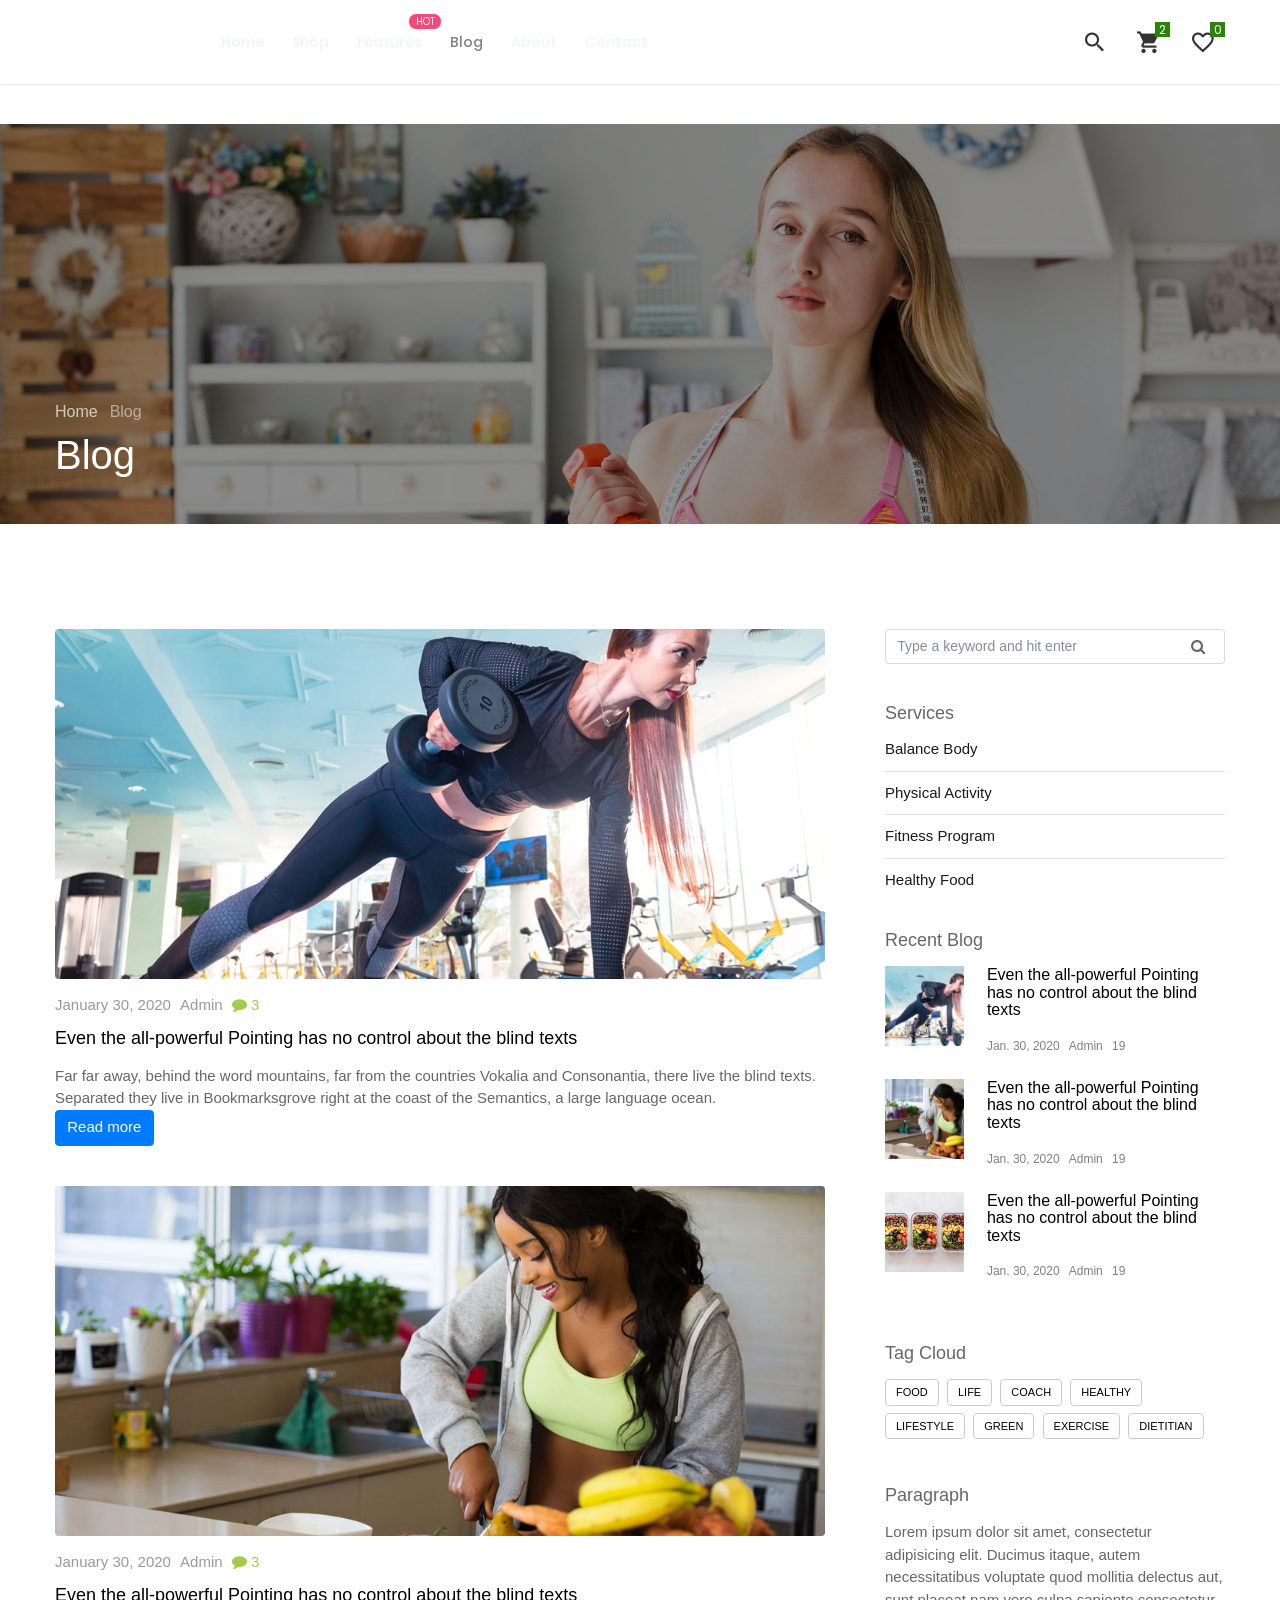
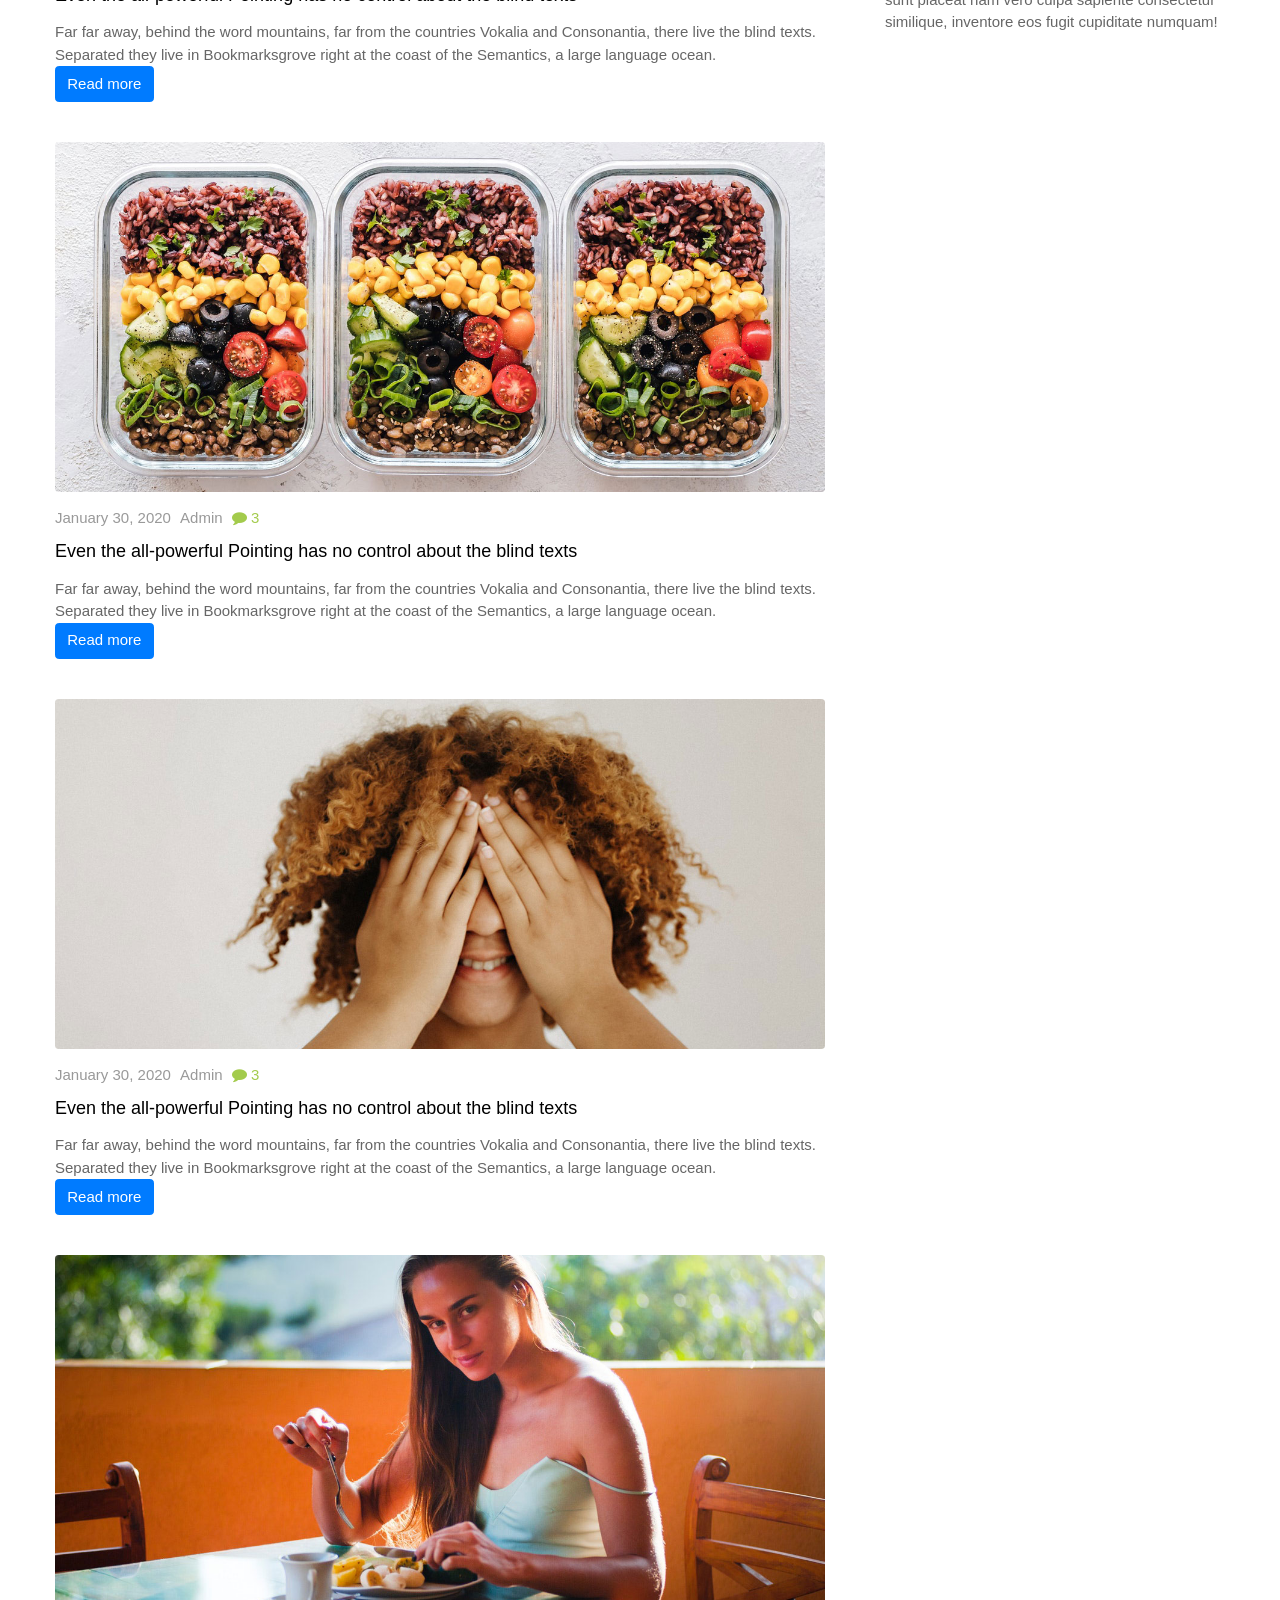
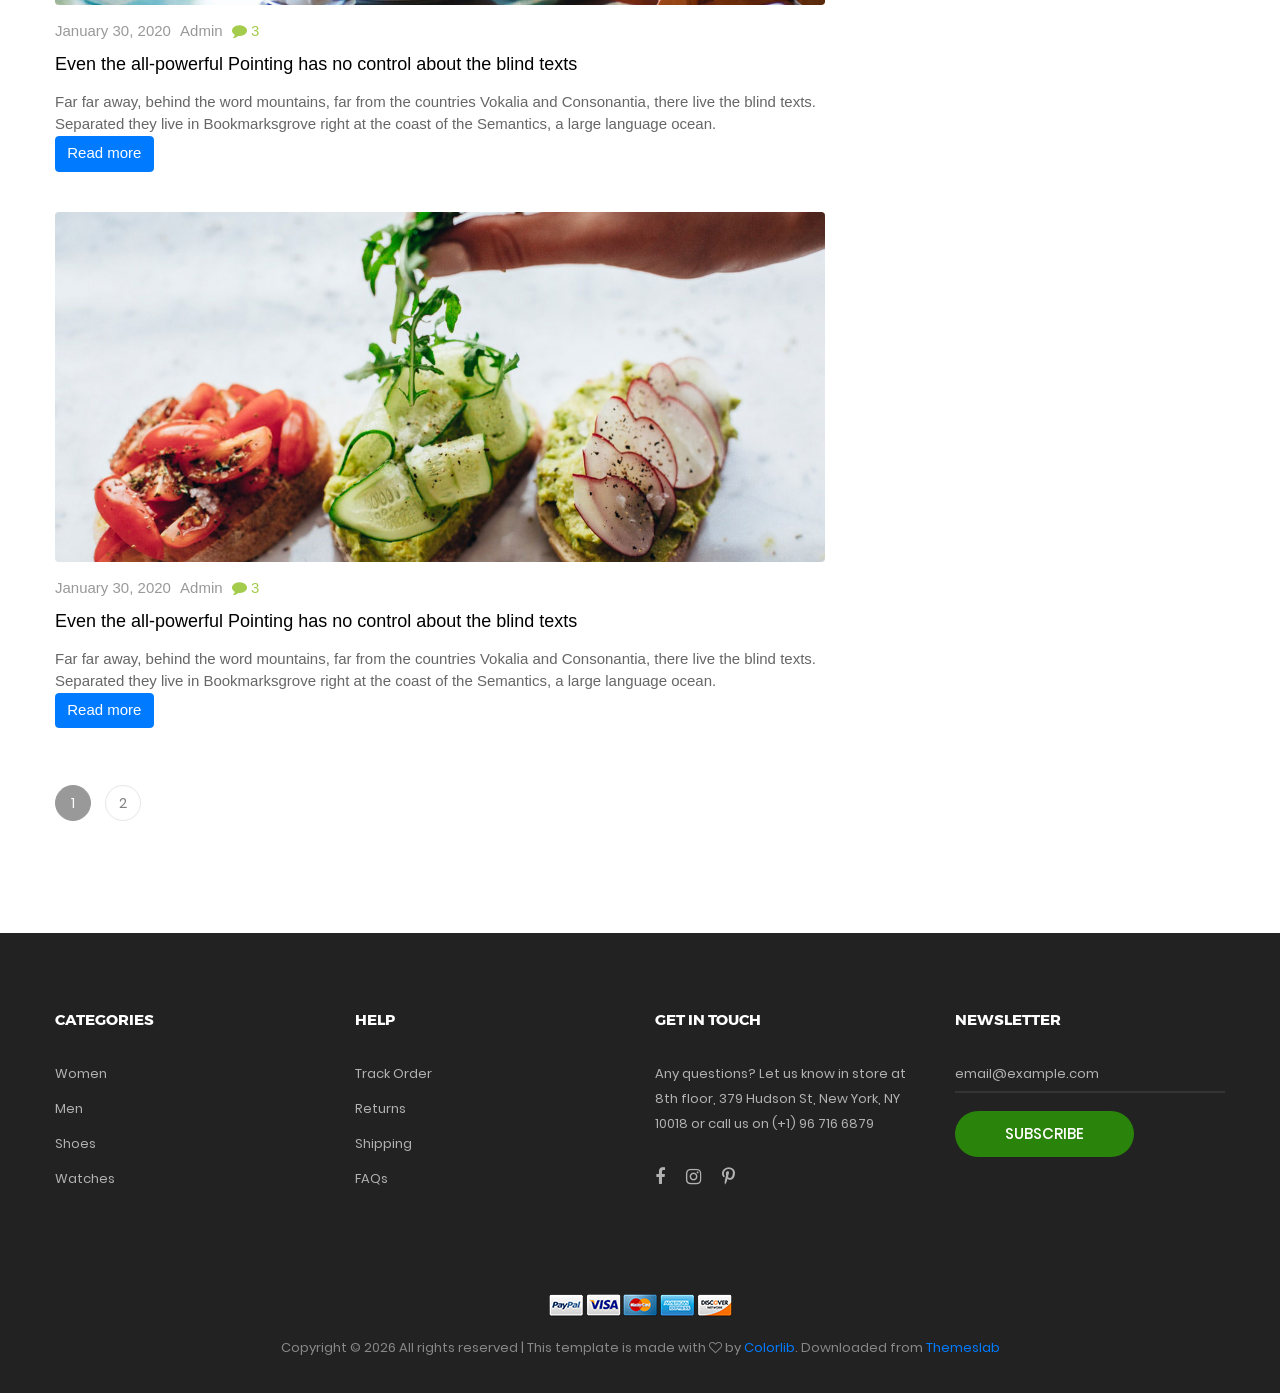
<file: blog_Lifestyle.html>
<!DOCTYPE html>
<html lang="en">

<head>
	<title>Blog healtly</title>
	<meta charset="UTF-8">
	<meta name="viewport" content="width=device-width, initial-scale=1">
	<link rel="icon" type="image/png" href="images/icons/favicon.png" />
	<link rel="stylesheet" type="text/css" href="vendor/bootstrap/css/bootstrap.min.css">
	<link rel="stylesheet" type="text/css" href="fonts/font-awesome-4.7.0/css/font-awesome.min.css">
	<link rel="stylesheet" type="text/css" href="fonts/iconic/css/material-design-iconic-font.min.css">
	<link rel="stylesheet" type="text/css" href="fonts/linearicons-v1.0.0/icon-font.min.css">
	<link rel="stylesheet" type="text/css" href="vendor/animate/animate.css">
	<link rel="stylesheet" type="text/css" href="vendor/css-hamburgers/hamburgers.min.css">
	<link rel="stylesheet" type="text/css" href="vendor/animsition/css/animsition.min.css">
	<link rel="stylesheet" type="text/css" href="vendor/select2/select2.min.css">
	<link rel="stylesheet" type="text/css" href="vendor/perfect-scrollbar/perfect-scrollbar.css">
	<link rel="stylesheet" type="text/css" href="css/util.css">
	<link rel="stylesheet" type="text/css" href="css/main.css">

</head>

<body class="animsition">

	<!-- Header -->
	<header class="header-v4">
		<!-- Header desktop -->
		<div class="container-menu-desktop">
			<!-- Topbar -->


			<div class="wrap-menu-desktop how-shadow1">
				<nav class="limiter-menu-desktop container">

					<!-- Logo desktop -->
					<a href="#" class="logo">
						<img src="images/icons/logo-01.png" alt="IMG-LOGO">
					</a>

					<!-- Menu desktop -->
					<div class="menu-desktop">
						<ul class="main-menu">
							<li>
								<a href="index.html">Home</a>
								<ul class="sub-menu">
									<li><a href="index.html">Homepage 1</a></li>
									<li><a href="home-02.html">Homepage 2</a></li>
									<li><a href="home-03.html">Homepage 3</a></li>
								</ul>
							</li>

							<li>
								<a href="product.html">Shop</a>
							</li>

							<li class="label1" data-label1="hot">
								<a href="shoping-cart.html">Features</a>
							</li>

							<li class="active-menu">
								<a href="blog.html">Blog</a>
							</li>

							<li>
								<a href="about.html">About</a>
							</li>

							<li>
								<a href="contact.html">Contact</a>
							</li>
						</ul>
					</div>

					<!-- Icon header -->
					<div class="wrap-icon-header flex-w flex-r-m">
						<div class="icon-header-item cl2 hov-cl1 trans-04 p-l-22 p-r-11 js-show-modal-search">
							<i class="zmdi zmdi-search"></i>
						</div>

						<div class="icon-header-item cl2 hov-cl1 trans-04 p-l-22 p-r-11 icon-header-noti js-show-cart"
							data-notify="2">
							<i class="zmdi zmdi-shopping-cart"></i>
						</div>

						<a href="#" class="icon-header-item cl2 hov-cl1 trans-04 p-l-22 p-r-11 icon-header-noti"
							data-notify="0">
							<i class="zmdi zmdi-favorite-outline"></i>
						</a>
					</div>
				</nav>
			</div>
		</div>

		<!-- Header Mobile -->
		<div class="wrap-header-mobile">
			<!-- Logo moblie -->
			<div class="logo-mobile">
				<a href="index.html"><img src="images/icons/logo-01.png" alt="IMG-LOGO"></a>
			</div>

			<!-- Icon header -->
			<div class="wrap-icon-header flex-w flex-r-m m-r-15">
				<div class="icon-header-item cl2 hov-cl1 trans-04 p-r-11 js-show-modal-search">
					<i class="zmdi zmdi-search"></i>
				</div>

				<div class="icon-header-item cl2 hov-cl1 trans-04 p-r-11 p-l-10 icon-header-noti js-show-cart"
					data-notify="2">
					<i class="zmdi zmdi-shopping-cart"></i>
				</div>

				<a href="#" class="dis-block icon-header-item cl2 hov-cl1 trans-04 p-r-11 p-l-10 icon-header-noti"
					data-notify="0">
					<i class="zmdi zmdi-favorite-outline"></i>
				</a>
			</div>

			<!-- Button show menu -->
			<div class="btn-show-menu-mobile hamburger hamburger--squeeze">
				<span class="hamburger-box">
					<span class="hamburger-inner"></span>
				</span>
			</div>
		</div>


		<!-- Menu Mobile -->
		<div class="menu-mobile">
			<ul class="topbar-mobile">
				<li>
					<div class="left-top-bar">
						Free shipping for standard order over $100
					</div>
				</li>

				<li>
					<div class="right-top-bar flex-w h-full">
						<a href="#" class="flex-c-m p-lr-10 trans-04">
							Help & FAQs
						</a>

						<a href="#" class="flex-c-m p-lr-10 trans-04">
							My Account
						</a>

						<a href="#" class="flex-c-m p-lr-10 trans-04">
							EN
						</a>

						<a href="#" class="flex-c-m p-lr-10 trans-04">
							USD
						</a>
					</div>
				</li>
			</ul>

			<ul class="main-menu-m">
				<li>
					<a href="index.html">Home</a>
					<ul class="sub-menu-m">
						<li><a href="index.html">Homepage 1</a></li>
						<li><a href="home-02.html">Homepage 2</a></li>
						<li><a href="home-03.html">Homepage 3</a></li>
					</ul>
					<span class="arrow-main-menu-m">
						<i class="fa fa-angle-right" aria-hidden="true"></i>
					</span>
				</li>

				<li>
					<a href="product.html">Shop</a>
				</li>

				<li>
					<a href="shoping-cart.html" class="label1 rs1" data-label1="hot">Features</a>
				</li>

				<li>
					<a href="blog.html">Blog</a>
				</li>

				<li>
					<a href="about.html">About</a>
				</li>

				<li>
					<a href="contact.html">Contact</a>
				</li>
			</ul>
		</div>

		<!-- Modal Search -->
		<div class="modal-search-header flex-c-m trans-04 js-hide-modal-search">
			<div class="container-search-header">
				<button class="flex-c-m btn-hide-modal-search trans-04 js-hide-modal-search">
					<img src="images/icons/icon-close2.png" alt="CLOSE">
				</button>

				<form class="wrap-search-header flex-w p-l-15">
					<button class="flex-c-m trans-04">
						<i class="zmdi zmdi-search"></i>
					</button>
					<input class="plh3" type="text" name="search" placeholder="Search...">
				</form>
			</div>
		</div>
	</header>

	<section class="hero-wrap hero-wrap-2" style="background-image: url('images/bg_2.jpg');"
		data-stellar-background-ratio="0.5">
		<div class="overlay"></div>
		<div class="container">
			<div class="row no-gutters slider-text align-items-end">
				<div class="col-md-9 ftco-animate pb-5">
					<p class="breadcrumbs mb-2"><span class="mr-2"><a href="index.html">Home <i
									class="ion-ios-arrow-forward"></i></a></span> <span>Blog <i
								class="ion-ios-arrow-forward"></i></span>
					</p>
					<h1 class="mb-0 bread">Blog</h1>
				</div>
			</div>
		</div>
	</section>

	<section class="ftco-section">
		<div class="container">
			<div class="row">
				<div class="col-lg-8 ftco-animate">
					<div class="blog-entry align-self-stretch">
						<a href="blog-single.html" class="block-20 rounded img-2"
							style="background-image: url('images/image_1.jpg');">
						</a>
						<div class="text mt-3">
							<div class="meta mb-2">
								<div><a href="#">January 30, 2020</a></div>
								<div><a href="#">Admin</a></div>
								<div><a href="#" class="meta-chat"><span class="fa fa-comment"></span> 3</a></div>
							</div>
							<h3 class="heading"><a href="#">Even the all-powerful Pointing has no control about the
									blind texts</a>
							</h3>
							<p>Far far away, behind the word mountains, far from the countries Vokalia and Consonantia,
								there live the
								blind texts. Separated they live in Bookmarksgrove right at the coast of the Semantics,
								a large language
								ocean.</p>
							<p><a href="#" class="btn btn-primary">Read more</a></p>
						</div>
					</div>
					<div class="blog-entry align-self-stretch">
						<a href="blog-single.html" class="block-20 rounded img-2"
							style="background-image: url('images/image_2.jpg');">
						</a>
						<div class="text mt-3">
							<div class="meta mb-2">
								<div><a href="#">January 30, 2020</a></div>
								<div><a href="#">Admin</a></div>
								<div><a href="#" class="meta-chat"><span class="fa fa-comment"></span> 3</a></div>
							</div>
							<h3 class="heading"><a href="#">Even the all-powerful Pointing has no control about the
									blind texts</a>
							</h3>
							<p>Far far away, behind the word mountains, far from the countries Vokalia and Consonantia,
								there live the
								blind texts. Separated they live in Bookmarksgrove right at the coast of the Semantics,
								a large language
								ocean.</p>
							<p><a href="#" class="btn btn-primary">Read more</a></p>
						</div>
					</div>
					<div class="blog-entry align-self-stretch">
						<a href="blog-single.html" class="block-20 rounded img-2"
							style="background-image: url('images/image_3.jpg');">
						</a>
						<div class="text mt-3">
							<div class="meta mb-2">
								<div><a href="#">January 30, 2020</a></div>
								<div><a href="#">Admin</a></div>
								<div><a href="#" class="meta-chat"><span class="fa fa-comment"></span> 3</a></div>
							</div>
							<h3 class="heading"><a href="#">Even the all-powerful Pointing has no control about the
									blind texts</a>
							</h3>
							<p>Far far away, behind the word mountains, far from the countries Vokalia and Consonantia,
								there live the
								blind texts. Separated they live in Bookmarksgrove right at the coast of the Semantics,
								a large language
								ocean.</p>
							<p><a href="#" class="btn btn-primary">Read more</a></p>
						</div>
					</div>
					<div class="blog-entry align-self-stretch">
						<a href="blog-single.html" class="block-20 rounded img-2"
							style="background-image: url('images/image_4.jpg');">
						</a>
						<div class="text mt-3">
							<div class="meta mb-2">
								<div><a href="#">January 30, 2020</a></div>
								<div><a href="#">Admin</a></div>
								<div><a href="#" class="meta-chat"><span class="fa fa-comment"></span> 3</a></div>
							</div>
							<h3 class="heading"><a href="#">Even the all-powerful Pointing has no control about the
									blind texts</a>
							</h3>
							<p>Far far away, behind the word mountains, far from the countries Vokalia and Consonantia,
								there live the
								blind texts. Separated they live in Bookmarksgrove right at the coast of the Semantics,
								a large language
								ocean.</p>
							<p><a href="#" class="btn btn-primary">Read more</a></p>
						</div>
					</div>
					<div class="blog-entry align-self-stretch">
						<a href="blog-single.html" class="block-20 rounded img-2"
							style="background-image: url('images/image_5.jpg');">
						</a>
						<div class="text mt-3">
							<div class="meta mb-2">
								<div><a href="#">January 30, 2020</a></div>
								<div><a href="#">Admin</a></div>
								<div><a href="#" class="meta-chat"><span class="fa fa-comment"></span> 3</a></div>
							</div>
							<h3 class="heading"><a href="#">Even the all-powerful Pointing has no control about the
									blind texts</a>
							</h3>
							<p>Far far away, behind the word mountains, far from the countries Vokalia and Consonantia,
								there live the
								blind texts. Separated they live in Bookmarksgrove right at the coast of the Semantics,
								a large language
								ocean.</p>
							<p><a href="#" class="btn btn-primary">Read more</a></p>
						</div>
					</div>
					<div class="blog-entry align-self-stretch">
						<a href="blog-single.html" class="block-20 rounded img-2"
							style="background-image: url('images/image_6.jpg');">
						</a>
						<div class="text mt-3">
							<div class="meta mb-2">
								<div><a href="#">January 30, 2020</a></div>
								<div><a href="#">Admin</a></div>
								<div><a href="#" class="meta-chat"><span class="fa fa-comment"></span> 3</a></div>
							</div>
							<h3 class="heading"><a href="#">Even the all-powerful Pointing has no control about the
									blind texts</a>
							</h3>
							<p>Far far away, behind the word mountains, far from the countries Vokalia and Consonantia,
								there live the
								blind texts. Separated they live in Bookmarksgrove right at the coast of the Semantics,
								a large language
								ocean.</p>
							<p><a href="#" class="btn btn-primary">Read more</a></p>
						</div>
					</div>
					<!-- Pagination -->
					<div class="flex-l-m flex-w w-full p-t-10 m-lr--7">
						<a href="blog.html" class="flex-c-m how-pagination1 trans-04 m-all-7 active-pagination1">
							1
						</a>

						<a href="blog_Lifestyle.html" class="flex-c-m how-pagination1 trans-04 m-all-7">
							2
						</a>
					</div>
				</div>
				<div class="col-lg-4 pl-lg-5 ftco-animate">
					<div class="sidebar-box">
						<form action="#" class="search-form">
							<div class="form-group">
								<span class="fa fa-search"></span>
								<input type="text" class="form-control" placeholder="Type a keyword and hit enter">
							</div>
						</form>
					</div>
					<div class="sidebar-box ftco-animate">
						<div class="categories">
							<h3>Services</h3>
							<li><a href="#">Balance Body <span class="ion-ios-arrow-forward"></span></a></li>
							<li><a href="#">Physical Activity <span class="ion-ios-arrow-forward"></span></a></li>
							<li><a href="#">Fitness Program <span class="ion-ios-arrow-forward"></span></a></li>
							<li><a href="#">Healthy Food <span class="ion-ios-arrow-forward"></span></a></li>
						</div>
					</div>
					<div class="sidebar-box ftco-animate">
						<h3>Recent Blog</h3>
						<div class="block-21 mb-4 d-flex">
							<a class="blog-img mr-4" style="background-image:url(images/image_1.jpg);"></a>
							<div class="text">
								<h3 class="heading"><a href="#">Even the all-powerful Pointing has no control about the
										blind texts</a>
								</h3>
								<div class="meta">
									<div><a href="#"><span class="icon-calendar"></span> Jan. 30, 2020</a></div>
									<div><a href="#"><span class="icon-person"></span> Admin</a></div>
									<div><a href="#"><span class="icon-chat"></span> 19</a></div>
								</div>
							</div>
						</div>
						<div class="block-21 mb-4 d-flex">
							<a class="blog-img mr-4" style="background-image: url(images/image_2.jpg);"></a>
							<div class="text">
								<h3 class="heading"><a href="#">Even the all-powerful Pointing has no control about the
										blind texts</a>
								</h3>
								<div class="meta">
									<div><a href="#"><span class="icon-calendar"></span> Jan. 30, 2020</a></div>
									<div><a href="#"><span class="icon-person"></span> Admin</a></div>
									<div><a href="#"><span class="icon-chat"></span> 19</a></div>
								</div>
							</div>
						</div>
						<div class="block-21 mb-4 d-flex">
							<a class="blog-img mr-4" style="background-image: url(images/image_3.jpg);"></a>
							<div class="text">
								<h3 class="heading"><a href="#">Even the all-powerful Pointing has no control about the
										blind texts</a>
								</h3>
								<div class="meta">
									<div><a href="#"><span class="icon-calendar"></span> Jan. 30, 2020</a></div>
									<div><a href="#"><span class="icon-person"></span> Admin</a></div>
									<div><a href="#"><span class="icon-chat"></span> 19</a></div>
								</div>
							</div>
						</div>
					</div>
					<div class="sidebar-box ftco-animate">
						<h3>Tag Cloud</h3>
						<div class="tagcloud">
							<a href="#" class="tag-cloud-link">food</a>
							<a href="#" class="tag-cloud-link">life</a>
							<a href="#" class="tag-cloud-link">coach</a>
							<a href="#" class="tag-cloud-link">healthy</a>
							<a href="#" class="tag-cloud-link">lifestyle</a>
							<a href="#" class="tag-cloud-link">green</a>
							<a href="#" class="tag-cloud-link">exercise</a>
							<a href="#" class="tag-cloud-link">dietitian</a>
						</div>
					</div>
					<div class="sidebar-box ftco-animate">
						<h3>Paragraph</h3>
						<p>Lorem ipsum dolor sit amet, consectetur adipisicing elit. Ducimus itaque, autem
							necessitatibus voluptate
							quod mollitia delectus aut, sunt placeat nam vero culpa sapiente consectetur similique,
							inventore eos
							fugit cupiditate numquam!</p>
					</div>
				</div>
			</div>
		</div>
	</section>



	<!-- Footer -->
	<footer class="bg3 p-t-75 p-b-32">
		<div class="container">
			<div class="row">
				<div class="col-sm-6 col-lg-3 p-b-50">
					<h4 class="stext-301 cl0 p-b-30">
						Categories
					</h4>

					<ul>
						<li class="p-b-10">
							<a href="#" class="stext-107 cl7 hov-cl1 trans-04">
								Women
							</a>
						</li>

						<li class="p-b-10">
							<a href="#" class="stext-107 cl7 hov-cl1 trans-04">
								Men
							</a>
						</li>

						<li class="p-b-10">
							<a href="#" class="stext-107 cl7 hov-cl1 trans-04">
								Shoes
							</a>
						</li>

						<li class="p-b-10">
							<a href="#" class="stext-107 cl7 hov-cl1 trans-04">
								Watches
							</a>
						</li>
					</ul>
				</div>

				<div class="col-sm-6 col-lg-3 p-b-50">
					<h4 class="stext-301 cl0 p-b-30">
						Help
					</h4>

					<ul>
						<li class="p-b-10">
							<a href="#" class="stext-107 cl7 hov-cl1 trans-04">
								Track Order
							</a>
						</li>

						<li class="p-b-10">
							<a href="#" class="stext-107 cl7 hov-cl1 trans-04">
								Returns
							</a>
						</li>

						<li class="p-b-10">
							<a href="#" class="stext-107 cl7 hov-cl1 trans-04">
								Shipping
							</a>
						</li>

						<li class="p-b-10">
							<a href="#" class="stext-107 cl7 hov-cl1 trans-04">
								FAQs
							</a>
						</li>
					</ul>
				</div>

				<div class="col-sm-6 col-lg-3 p-b-50">
					<h4 class="stext-301 cl0 p-b-30">
						GET IN TOUCH
					</h4>

					<p class="stext-107 cl7 size-201">
						Any questions? Let us know in store at 8th floor, 379 Hudson St, New York, NY 10018 or call us
						on (+1) 96 716 6879
					</p>

					<div class="p-t-27">
						<a href="#" class="fs-18 cl7 hov-cl1 trans-04 m-r-16">
							<i class="fa fa-facebook"></i>
						</a>

						<a href="#" class="fs-18 cl7 hov-cl1 trans-04 m-r-16">
							<i class="fa fa-instagram"></i>
						</a>

						<a href="#" class="fs-18 cl7 hov-cl1 trans-04 m-r-16">
							<i class="fa fa-pinterest-p"></i>
						</a>
					</div>
				</div>

				<div class="col-sm-6 col-lg-3 p-b-50">
					<h4 class="stext-301 cl0 p-b-30">
						Newsletter
					</h4>

					<form>
						<div class="wrap-input1 w-full p-b-4">
							<input class="input1 bg-none plh1 stext-107 cl7" type="text" name="email"
								placeholder="email@example.com">
							<div class="focus-input1 trans-04"></div>
						</div>

						<div class="p-t-18">
							<button class="flex-c-m stext-101 cl0 size-103 bg1 bor1 hov-btn2 p-lr-15 trans-04">
								Subscribe
							</button>
						</div>
					</form>
				</div>
			</div>

			<div class="p-t-40">
				<div class="flex-c-m flex-w p-b-18">
					<a href="#" class="m-all-1">
						<img src="images/icons/icon-pay-01.png" alt="ICON-PAY">
					</a>

					<a href="#" class="m-all-1">
						<img src="images/icons/icon-pay-02.png" alt="ICON-PAY">
					</a>

					<a href="#" class="m-all-1">
						<img src="images/icons/icon-pay-03.png" alt="ICON-PAY">
					</a>

					<a href="#" class="m-all-1">
						<img src="images/icons/icon-pay-04.png" alt="ICON-PAY">
					</a>

					<a href="#" class="m-all-1">
						<img src="images/icons/icon-pay-05.png" alt="ICON-PAY">
					</a>
				</div>

				<p class="stext-107 cl6 txt-center">
					<!-- Link back to Colorlib can't be removed. Template is licensed under CC BY 3.0. -->
					Copyright &copy;
					<script>document.write(new Date().getFullYear());</script> All rights reserved | This template is
					made with <i class="fa fa-heart-o" aria-hidden="true"></i> by <a href="https://colorlib.com"
						target="_blank">Colorlib</a>.
					Downloaded from <a href="https://themeslab.org/" target="_blank">Themeslab</a>
					<!-- Link back to Colorlib can't be removed. Template is licensed under CC BY 3.0. -->

				</p>
			</div>
		</div>
	</footer>


	<!-- Back to top -->
	<div class="btn-back-to-top" id="myBtn">
		<span class="symbol-btn-back-to-top">
			<i class="zmdi zmdi-chevron-up"></i>
		</span>
	</div>

	<!--===============================================================================================-->
	<script src="vendor/jquery/jquery-3.2.1.min.js"></script>
	<!--===============================================================================================-->
	<script src="vendor/animsition/js/animsition.min.js"></script>
	<!--===============================================================================================-->
	<script src="vendor/bootstrap/js/popper.js"></script>
	<script src="vendor/bootstrap/js/bootstrap.min.js"></script>
	<!--===============================================================================================-->
	<script src="vendor/select2/select2.min.js"></script>
	<script>
		$(".js-select2").each(function () {
			$(this).select2({
				minimumResultsForSearch: 20,
				dropdownParent: $(this).next('.dropDownSelect2')
			});
		})
	</script>
	<!--===============================================================================================-->
	<script src="vendor/MagnificPopup/jquery.magnific-popup.min.js"></script>
	<!--===============================================================================================-->
	<script src="vendor/perfect-scrollbar/perfect-scrollbar.min.js"></script>
	<script>
		$('.js-pscroll').each(function () {
			$(this).css('position', 'relative');
			$(this).css('overflow', 'hidden');
			var ps = new PerfectScrollbar(this, {
				wheelSpeed: 1,
				scrollingThreshold: 1000,
				wheelPropagation: false,
			});

			$(window).on('resize', function () {
				ps.update();
			})
		});
	</script>
	<!--===============================================================================================-->
	<script src="js/main.js"></script>

</body>

</html>
</file>
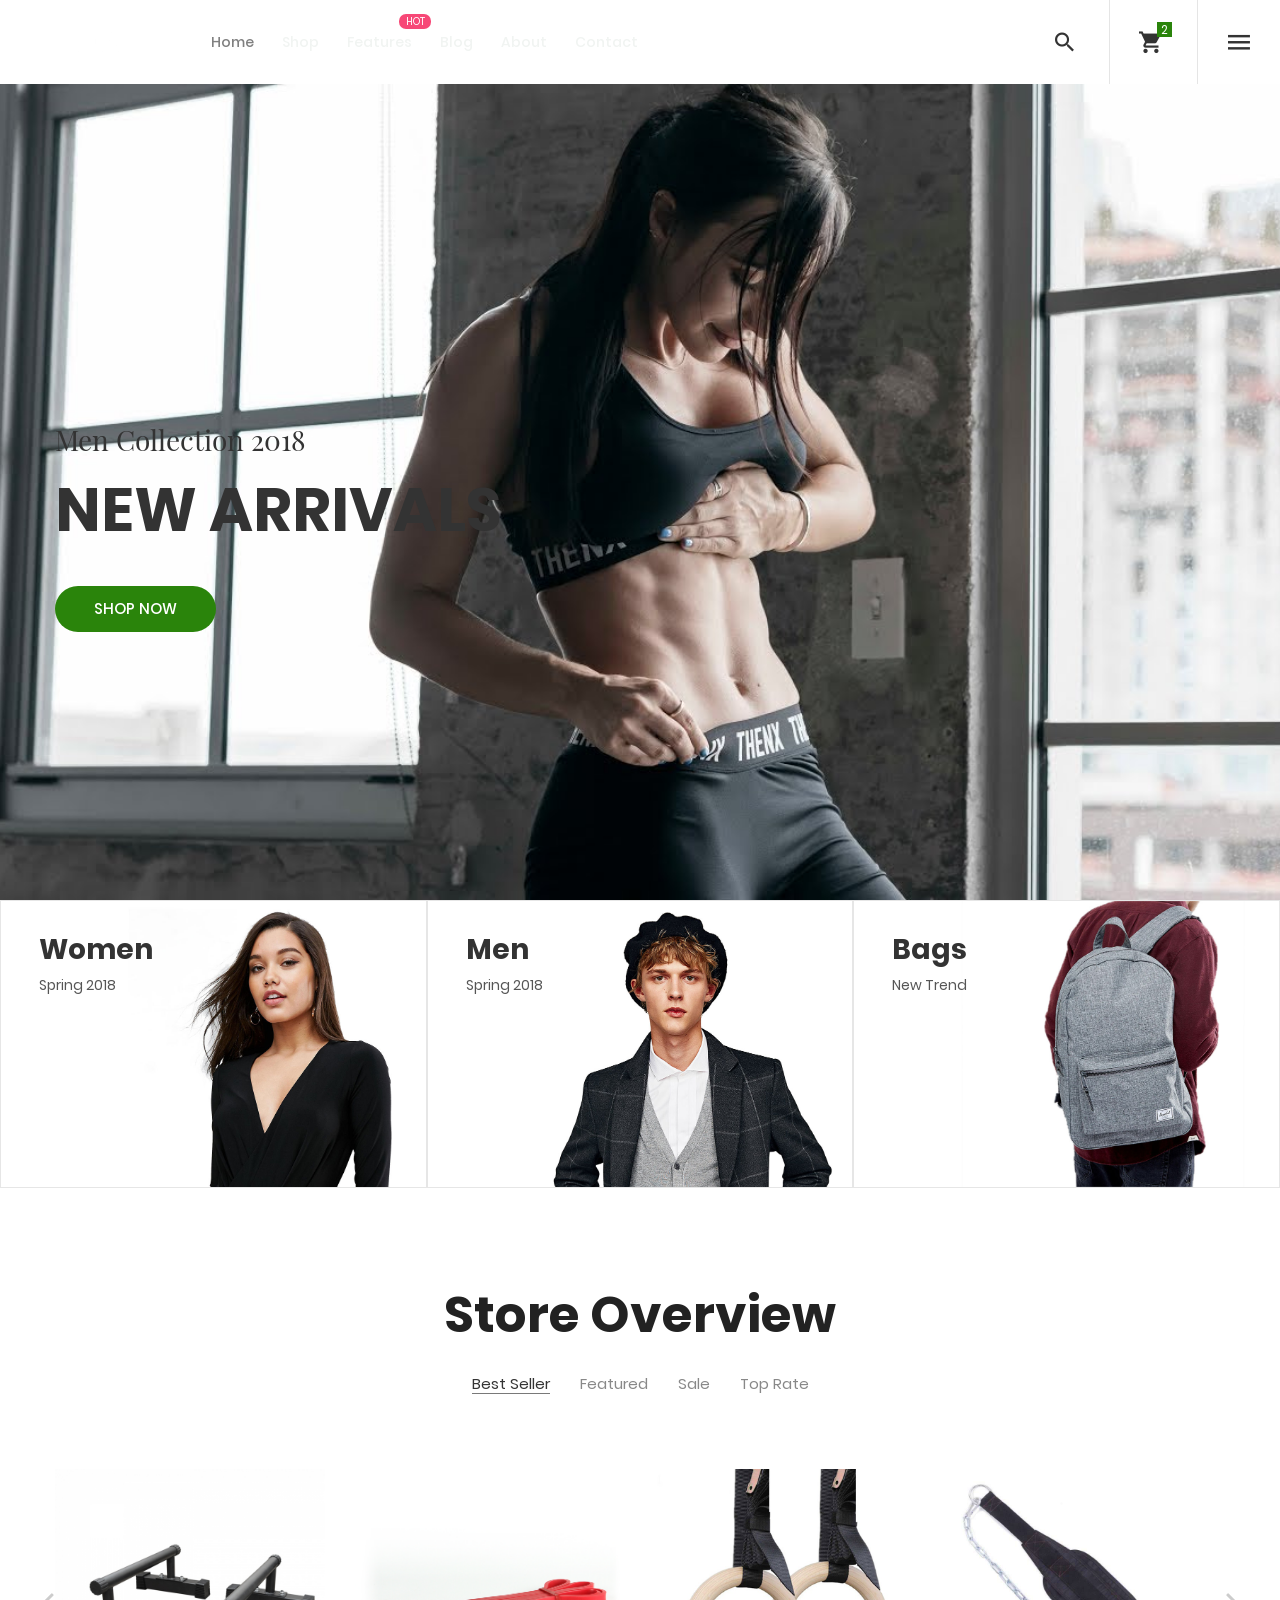
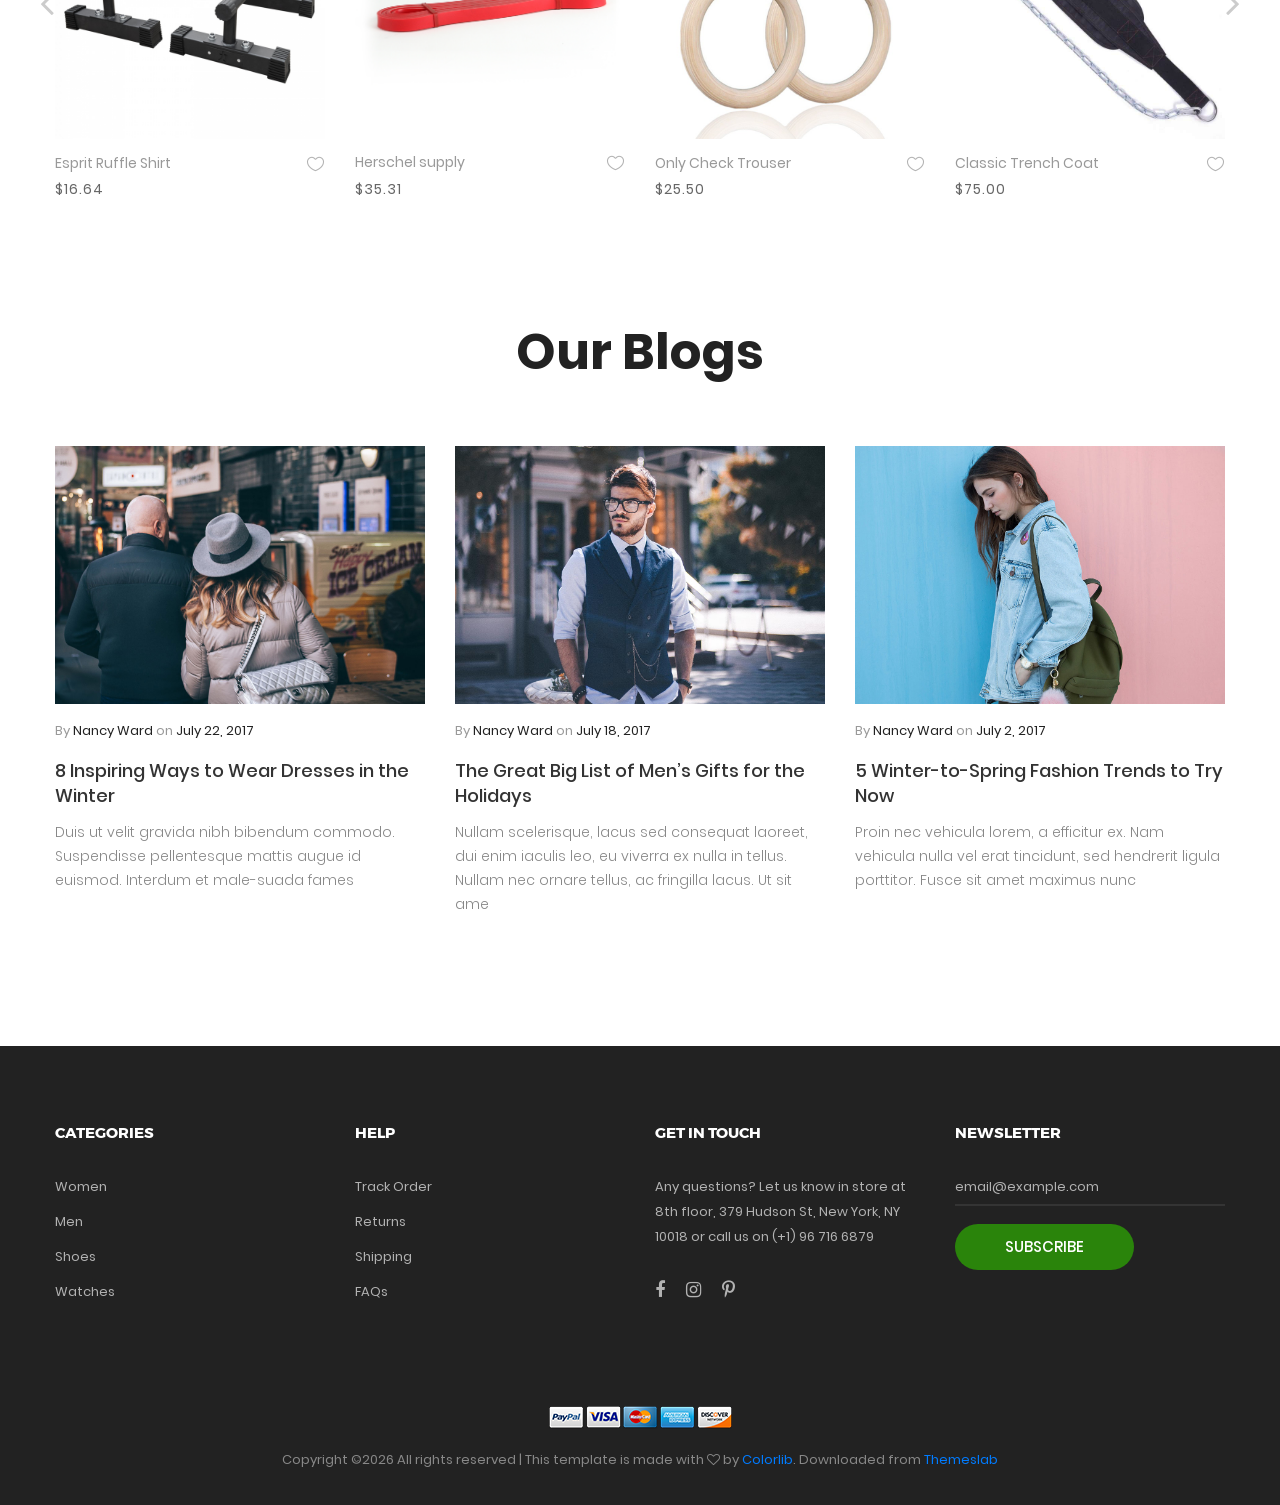
<file: home-02.html>
<!DOCTYPE html>
<html lang="en">
<head>
	<title>Home 02</title>
	<meta charset="UTF-8">
	<meta name="viewport" content="width=device-width, initial-scale=1">
<!--===============================================================================================-->	
	<link rel="icon" type="image/png" href="images/icons/favicon.png"/>
<!--===============================================================================================-->
	<link rel="stylesheet" type="text/css" href="vendor/bootstrap/css/bootstrap.min.css">
<!--===============================================================================================-->
	<link rel="stylesheet" type="text/css" href="fonts/font-awesome-4.7.0/css/font-awesome.min.css">
<!--===============================================================================================-->
	<link rel="stylesheet" type="text/css" href="fonts/iconic/css/material-design-iconic-font.min.css">
<!--===============================================================================================-->
	<link rel="stylesheet" type="text/css" href="fonts/linearicons-v1.0.0/icon-font.min.css">
<!--===============================================================================================-->
	<link rel="stylesheet" type="text/css" href="vendor/animate/animate.css">
<!--===============================================================================================-->	
	<link rel="stylesheet" type="text/css" href="vendor/css-hamburgers/hamburgers.min.css">
<!--===============================================================================================-->
	<link rel="stylesheet" type="text/css" href="vendor/animsition/css/animsition.min.css">
<!--===============================================================================================-->
	<link rel="stylesheet" type="text/css" href="vendor/select2/select2.min.css">
<!--===============================================================================================-->	
	<link rel="stylesheet" type="text/css" href="vendor/daterangepicker/daterangepicker.css">
<!--===============================================================================================-->
	<link rel="stylesheet" type="text/css" href="vendor/slick/slick.css">
<!--===============================================================================================-->
	<link rel="stylesheet" type="text/css" href="vendor/MagnificPopup/magnific-popup.css">
<!--===============================================================================================-->
	<link rel="stylesheet" type="text/css" href="vendor/perfect-scrollbar/perfect-scrollbar.css">
<!--===============================================================================================-->
	<link rel="stylesheet" type="text/css" href="css/util.css">
	<link rel="stylesheet" type="text/css" href="css/main.css">
<!--===============================================================================================-->
</head>
<body class="animsition">
	
	<!-- Header -->
	<header class="header-v2">
		<!-- Header desktop -->
		<div class="container-menu-desktop trans-03">
			<div class="wrap-menu-desktop">
				<nav class="limiter-menu-desktop p-l-45">
					
					<!-- Logo desktop -->		
					<a href="#" class="logo">
						<img src="images/icons/logo-01.png" alt="IMG-LOGO">
					</a>

					<!-- Menu desktop -->
					<div class="menu-desktop">
						<ul class="main-menu">
							<li class="active-menu">
								<a href="index.html">Home</a>
								<ul class="sub-menu">
									<li><a href="index.html">Homepage 1</a></li>
									<li><a href="home-02.html">Homepage 2</a></li>
									<li><a href="home-03.html">Homepage 3</a></li>
								</ul>
							</li>

							<li>
								<a href="product.html">Shop</a>
							</li>

							<li class="label1" data-label1="hot">
								<a href="shoping-cart.html">Features</a>
							</li>

							<li>
								<a href="blog.html">Blog</a>
							</li>

							<li>
								<a href="about.html">About</a>
							</li>

							<li>
								<a href="contact.html">Contact</a>
							</li>
						</ul>
					</div>	

					<!-- Icon header -->
					<div class="wrap-icon-header flex-w flex-r-m h-full">
						<div class="flex-c-m h-full p-r-24">
							<div class="icon-header-item cl2 hov-cl1 trans-04 p-lr-11 js-show-modal-search">
								<i class="zmdi zmdi-search"></i>
							</div>
						</div>
							
						<div class="flex-c-m h-full p-l-18 p-r-25 bor5">
							<div class="icon-header-item cl2 hov-cl1 trans-04 p-lr-11 icon-header-noti js-show-cart" data-notify="2">
								<i class="zmdi zmdi-shopping-cart"></i>
							</div>
						</div>
							
						<div class="flex-c-m h-full p-lr-19">
							<div class="icon-header-item cl2 hov-cl1 trans-04 p-lr-11 js-show-sidebar">
								<i class="zmdi zmdi-menu"></i>
							</div>
						</div>
					</div>
				</nav>
			</div>	
		</div>

		<!-- Header Mobile -->
		<div class="wrap-header-mobile">
			<!-- Logo moblie -->		
			<div class="logo-mobile">
				<a href="index.html"><img src="images/icons/logo-01.png" alt="IMG-LOGO"></a>
			</div>

			<!-- Icon header -->
			<div class="wrap-icon-header flex-w flex-r-m h-full m-r-15">
				<div class="flex-c-m h-full p-r-10">
					<div class="icon-header-item cl2 hov-cl1 trans-04 p-lr-11 js-show-modal-search">
						<i class="zmdi zmdi-search"></i>
					</div>
				</div>

				<div class="flex-c-m h-full p-lr-10 bor5">
					<div class="icon-header-item cl2 hov-cl1 trans-04 p-lr-11 icon-header-noti js-show-cart" data-notify="2">
						<i class="zmdi zmdi-shopping-cart"></i>
					</div>
				</div>
			</div>

			<!-- Button show menu -->
			<div class="btn-show-menu-mobile hamburger hamburger--squeeze">
				<span class="hamburger-box">
					<span class="hamburger-inner"></span>
				</span>
			</div>
		</div>


		<!-- Menu Mobile -->
		<div class="menu-mobile">
			<ul class="main-menu-m">
				<li>
					<a href="index.html">Home</a>
					<ul class="sub-menu-m">
						<li><a href="index.html">Homepage 1</a></li>
						<li><a href="home-02.html">Homepage 2</a></li>
						<li><a href="home-03.html">Homepage 3</a></li>
					</ul>
					<span class="arrow-main-menu-m">
						<i class="fa fa-angle-right" aria-hidden="true"></i>
					</span>
				</li>

				<li>
					<a href="product.html">Shop</a>
				</li>

				<li>
					<a href="shoping-cart.html" class="label1 rs1" data-label1="hot">Features</a>
				</li>

				<li>
					<a href="blog.html">Blog</a>
				</li>

				<li>
					<a href="about.html">About</a>
				</li>

				<li>
					<a href="contact.html">Contact</a>
				</li>
			</ul>
		</div>

		<!-- Modal Search -->
		<div class="modal-search-header flex-c-m trans-04 js-hide-modal-search">
			<div class="container-search-header">
				<button class="flex-c-m btn-hide-modal-search trans-04 js-hide-modal-search">
					<img src="images/icons/icon-close2.png" alt="CLOSE">
				</button>

				<form class="wrap-search-header flex-w p-l-15">
					<button class="flex-c-m trans-04">
						<i class="zmdi zmdi-search"></i>
					</button>
					<input class="plh3" type="text" name="search" placeholder="Search...">
				</form>
			</div>
		</div>
	</header>

	<!-- Sidebar -->
	<aside class="wrap-sidebar js-sidebar">
		<div class="s-full js-hide-sidebar"></div>

		<div class="sidebar flex-col-l p-t-22 p-b-25">
			<div class="flex-r w-full p-b-30 p-r-27">
				<div class="fs-35 lh-10 cl2 p-lr-5 pointer hov-cl1 trans-04 js-hide-sidebar">
					<i class="zmdi zmdi-close"></i>
				</div>
			</div>

			<div class="sidebar-content flex-w w-full p-lr-65 js-pscroll">
				<ul class="sidebar-link w-full">
					<li class="p-b-13">
						<a href="index.html" class="stext-102 cl2 hov-cl1 trans-04">
							Home
						</a>
					</li>

					<li class="p-b-13">
						<a href="#" class="stext-102 cl2 hov-cl1 trans-04">
							My Wishlist
						</a>
					</li>

					<li class="p-b-13">
						<a href="#" class="stext-102 cl2 hov-cl1 trans-04">
							My Account
						</a>
					</li>

					<li class="p-b-13">
						<a href="#" class="stext-102 cl2 hov-cl1 trans-04">
							Track Oder
						</a>
					</li>

					<li class="p-b-13">
						<a href="#" class="stext-102 cl2 hov-cl1 trans-04">
							Refunds
						</a>
					</li>

					<li class="p-b-13">
						<a href="#" class="stext-102 cl2 hov-cl1 trans-04">
							Help & FAQs
						</a>
					</li>
				</ul>

				<div class="sidebar-gallery w-full p-tb-30">
					<span class="mtext-101 cl5">
						@ CozaStore
					</span>

					<div class="flex-w flex-sb p-t-36 gallery-lb">
						<!-- item gallery sidebar -->
						<div class="wrap-item-gallery m-b-10">
							<a class="item-gallery bg-img1" href="images/gallery-01.jpg" data-lightbox="gallery" 
							style="background-image: url('images/gallery-01.jpg');"></a>
						</div>

						<!-- item gallery sidebar -->
						<div class="wrap-item-gallery m-b-10">
							<a class="item-gallery bg-img1" href="images/gallery-02.jpg" data-lightbox="gallery" 
							style="background-image: url('images/gallery-02.jpg');"></a>
						</div>

						<!-- item gallery sidebar -->
						<div class="wrap-item-gallery m-b-10">
							<a class="item-gallery bg-img1" href="images/gallery-03.jpg" data-lightbox="gallery" 
							style="background-image: url('images/gallery-03.jpg');"></a>
						</div>

						<!-- item gallery sidebar -->
						<div class="wrap-item-gallery m-b-10">
							<a class="item-gallery bg-img1" href="images/gallery-04.jpg" data-lightbox="gallery" 
							style="background-image: url('images/gallery-04.jpg');"></a>
						</div>

						<!-- item gallery sidebar -->
						<div class="wrap-item-gallery m-b-10">
							<a class="item-gallery bg-img1" href="images/gallery-05.jpg" data-lightbox="gallery" 
							style="background-image: url('images/gallery-05.jpg');"></a>
						</div>

						<!-- item gallery sidebar -->
						<div class="wrap-item-gallery m-b-10">
							<a class="item-gallery bg-img1" href="images/gallery-06.jpg" data-lightbox="gallery" 
							style="background-image: url('images/gallery-06.jpg');"></a>
						</div>

						<!-- item gallery sidebar -->
						<div class="wrap-item-gallery m-b-10">
							<a class="item-gallery bg-img1" href="images/gallery-07.jpg" data-lightbox="gallery" 
							style="background-image: url('images/gallery-07.jpg');"></a>
						</div>

						<!-- item gallery sidebar -->
						<div class="wrap-item-gallery m-b-10">
							<a class="item-gallery bg-img1" href="images/gallery-08.jpg" data-lightbox="gallery" 
							style="background-image: url('images/gallery-08.jpg');"></a>
						</div>

						<!-- item gallery sidebar -->
						<div class="wrap-item-gallery m-b-10">
							<a class="item-gallery bg-img1" href="images/gallery-09.jpg" data-lightbox="gallery" 
							style="background-image: url('images/gallery-09.jpg');"></a>
						</div>
					</div>
				</div>

				<div class="sidebar-gallery w-full">
					<span class="mtext-101 cl5">
						About Us
					</span>

					<p class="stext-108 cl6 p-t-27">
						Lorem ipsum dolor sit amet, consectetur adipiscing elit. Curabitur maximus vulputate hendrerit. Praesent faucibus erat vitae rutrum gravida. Vestibulum tempus mi enim, in molestie sem fermentum quis. 
					</p>
				</div>
			</div>
		</div>
	</aside>


	<!-- Cart -->
	<div class="wrap-header-cart js-panel-cart">
		<div class="s-full js-hide-cart"></div>

		<div class="header-cart flex-col-l p-l-65 p-r-25">
			<div class="header-cart-title flex-w flex-sb-m p-b-8">
				<span class="mtext-103 cl2">
					Your Cart
				</span>

				<div class="fs-35 lh-10 cl2 p-lr-5 pointer hov-cl1 trans-04 js-hide-cart">
					<i class="zmdi zmdi-close"></i>
				</div>
			</div>
			
			<div class="header-cart-content flex-w js-pscroll">
				<ul class="header-cart-wrapitem w-full">
					<li class="header-cart-item flex-w flex-t m-b-12">
						<div class="header-cart-item-img">
							<img src="images/item-cart-01.jpg" alt="IMG">
						</div>

						<div class="header-cart-item-txt p-t-8">
							<a href="#" class="header-cart-item-name m-b-18 hov-cl1 trans-04">
								White Shirt Pleat
							</a>

							<span class="header-cart-item-info">
								1 x $19.00
							</span>
						</div>
					</li>

					<li class="header-cart-item flex-w flex-t m-b-12">
						<div class="header-cart-item-img">
							<img src="images/item-cart-02.jpg" alt="IMG">
						</div>

						<div class="header-cart-item-txt p-t-8">
							<a href="#" class="header-cart-item-name m-b-18 hov-cl1 trans-04">
								Converse All Star
							</a>

							<span class="header-cart-item-info">
								1 x $39.00
							</span>
						</div>
					</li>

					<li class="header-cart-item flex-w flex-t m-b-12">
						<div class="header-cart-item-img">
							<img src="images/item-cart-03.jpg" alt="IMG">
						</div>

						<div class="header-cart-item-txt p-t-8">
							<a href="#" class="header-cart-item-name m-b-18 hov-cl1 trans-04">
								Nixon Porter Leather
							</a>

							<span class="header-cart-item-info">
								1 x $17.00
							</span>
						</div>
					</li>
				</ul>
				
				<div class="w-full">
					<div class="header-cart-total w-full p-tb-40">
						Total: $75.00
					</div>

					<div class="header-cart-buttons flex-w w-full">
						<a href="shoping-cart.html" class="flex-c-m stext-101 cl0 size-107 bg3 bor2 hov-btn3 p-lr-15 trans-04 m-r-8 m-b-10">
							View Cart
						</a>

						<a href="shoping-cart.html" class="flex-c-m stext-101 cl0 size-107 bg3 bor2 hov-btn3 p-lr-15 trans-04 m-b-10">
							Check Out
						</a>
					</div>
				</div>
			</div>
		</div>
	</div>



	<!-- Slider -->
	<section class="section-slide">
		<div class="wrap-slick1 rs1-slick1">
			<div class="slick1">
				<div class="item-slick1" style="background-image: url(images/slide-03.jpg);">
					<div class="container h-full">
						<div class="flex-col-l-m h-full p-t-100 p-b-30">
							<div class="layer-slick1 animated visible-false" data-appear="fadeInDown" data-delay="0">
								<span class="ltext-202 cl2 respon2">
									Men Collection 2018
								</span>
							</div>
								
							<div class="layer-slick1 animated visible-false" data-appear="fadeInUp" data-delay="800">
								<h2 class="ltext-104 cl2 p-t-19 p-b-43 respon1">
									New arrivals
								</h2>
							</div>
								
							<div class="layer-slick1 animated visible-false" data-appear="zoomIn" data-delay="1600">
								<a href="product.html" class="flex-c-m stext-101 cl0 size-101 bg1 bor1 hov-btn1 p-lr-15 trans-04">
									Shop Now
								</a>
							</div>
						</div>
					</div>
				</div>

				<div class="item-slick1" style="background-image: url(images/slide-02.jpg);">
					<div class="container h-full">
						<div class="flex-col-l-m h-full p-t-100 p-b-30">
							<div class="layer-slick1 animated visible-false" data-appear="rollIn" data-delay="0">
								<span class="ltext-202 cl2 respon2">
									Men New-Season
								</span>
							</div>
								
							<div class="layer-slick1 animated visible-false" data-appear="lightSpeedIn" data-delay="800">
								<h2 class="ltext-104 cl2 p-t-19 p-b-43 respon1">
									Jackets & Coats
								</h2>
							</div>
								
							<div class="layer-slick1 animated visible-false" data-appear="slideInUp" data-delay="1600">
								<a href="product.html" class="flex-c-m stext-101 cl0 size-101 bg1 bor1 hov-btn1 p-lr-15 trans-04">
									Shop Now
								</a>
							</div>
						</div>
					</div>
				</div>

				<div class="item-slick1" style="background-image: url(images/slide-04.jpg);">
					<div class="container h-full">
						<div class="flex-col-l-m h-full p-t-100 p-b-30">
							<div class="layer-slick1 animated visible-false" data-appear="rotateInDownLeft" data-delay="0">
								<span class="ltext-202 cl2 respon2">
									Women Collection 2018
								</span>
							</div>
								
							<div class="layer-slick1 animated visible-false" data-appear="rotateInUpRight" data-delay="800">
								<h2 class="ltext-104 cl2 p-t-19 p-b-43 respon1">
									NEW SEASON
								</h2>
							</div>
								
							<div class="layer-slick1 animated visible-false" data-appear="rotateIn" data-delay="1600">
								<a href="product.html" class="flex-c-m stext-101 cl0 size-101 bg1 bor1 hov-btn1 p-lr-15 trans-04">
									Shop Now
								</a>
							</div>
						</div>
					</div>
				</div>
			</div>
		</div>
	</section>


	<!-- Banner -->
	<div class="sec-banner bg0">
		<div class="flex-w flex-c-m">
			<div class="size-202 m-lr-auto respon4">
				<!-- Block1 -->
				<div class="block1 wrap-pic-w">
					<img src="images/banner-04.jpg" alt="IMG-BANNER">

					<a href="product.html" class="block1-txt ab-t-l s-full flex-col-l-sb p-lr-38 p-tb-34 trans-03 respon3">
						<div class="block1-txt-child1 flex-col-l">
							<span class="block1-name ltext-102 trans-04 p-b-8">
								Women
							</span>

							<span class="block1-info stext-102 trans-04">
								Spring 2018
							</span>
						</div>

						<div class="block1-txt-child2 p-b-4 trans-05">
							<div class="block1-link stext-101 cl0 trans-09">
								Shop Now
							</div>
						</div>
					</a>
				</div>
			</div>

			<div class="size-202 m-lr-auto respon4">
				<!-- Block1 -->
				<div class="block1 wrap-pic-w">
					<img src="images/banner-05.jpg" alt="IMG-BANNER">

					<a href="product.html" class="block1-txt ab-t-l s-full flex-col-l-sb p-lr-38 p-tb-34 trans-03 respon3">
						<div class="block1-txt-child1 flex-col-l">
							<span class="block1-name ltext-102 trans-04 p-b-8">
								Men
							</span>

							<span class="block1-info stext-102 trans-04">
								Spring 2018
							</span>
						</div>

						<div class="block1-txt-child2 p-b-4 trans-05">
							<div class="block1-link stext-101 cl0 trans-09">
								Shop Now
							</div>
						</div>
					</a>
				</div>
			</div>

			<div class="size-202 m-lr-auto respon4">
				<!-- Block1 -->
				<div class="block1 wrap-pic-w">
					<img src="images/banner-06.jpg" alt="IMG-BANNER">

					<a href="product.html" class="block1-txt ab-t-l s-full flex-col-l-sb p-lr-38 p-tb-34 trans-03 respon3">
						<div class="block1-txt-child1 flex-col-l">
							<span class="block1-name ltext-102 trans-04 p-b-8">
								Bags
							</span>

							<span class="block1-info stext-102 trans-04">
								New Trend
							</span>
						</div>

						<div class="block1-txt-child2 p-b-4 trans-05">
							<div class="block1-link stext-101 cl0 trans-09">
								Shop Now
							</div>
						</div>
					</a>
				</div>
			</div>
		</div>
	</div>


	<!-- Product -->
	<section class="sec-product bg0 p-t-100 p-b-50">
		<div class="container">
			<div class="p-b-32">
				<h3 class="ltext-105 cl5 txt-center respon1">
					Store Overview
				</h3>
			</div>

			<!-- Tab01 -->
			<div class="tab01">
				<!-- Nav tabs -->
				<ul class="nav nav-tabs" role="tablist">
					<li class="nav-item p-b-10">
						<a class="nav-link active" data-toggle="tab" href="#best-seller" role="tab">Best Seller</a>
					</li>

					<li class="nav-item p-b-10">
						<a class="nav-link" data-toggle="tab" href="#featured" role="tab">Featured</a>
					</li>

					<li class="nav-item p-b-10">
						<a class="nav-link" data-toggle="tab" href="#sale" role="tab">Sale</a>
					</li>

					<li class="nav-item p-b-10">
						<a class="nav-link" data-toggle="tab" href="#top-rate" role="tab">Top Rate</a>
					</li>
				</ul>

				<!-- Tab panes -->
				<div class="tab-content p-t-50">
					<!-- - -->
					<div class="tab-pane fade show active" id="best-seller" role="tabpanel">
						<!-- Slide2 -->
						<div class="wrap-slick2">
							<div class="slick2">
								<div class="item-slick2 p-l-15 p-r-15 p-t-15 p-b-15">
									<!-- Block2 -->
									<div class="block2">
										<div class="block2-pic hov-img0">
											<img src="images/product-01.jpg" alt="IMG-PRODUCT">

											<a href="#" class="block2-btn flex-c-m stext-103 cl2 size-102 bg0 bor2 hov-btn1 p-lr-15 trans-04 js-show-modal1">
												Quick View
											</a>
										</div>

										<div class="block2-txt flex-w flex-t p-t-14">
											<div class="block2-txt-child1 flex-col-l ">
												<a href="product-detail.html" class="stext-104 cl4 hov-cl1 trans-04 js-name-b2 p-b-6">
													Esprit Ruffle Shirt
												</a>

												<span class="stext-105 cl3">
													$16.64
												</span>
											</div>

											<div class="block2-txt-child2 flex-r p-t-3">
												<a href="#" class="btn-addwish-b2 dis-block pos-relative js-addwish-b2">
													<img class="icon-heart1 dis-block trans-04" src="images/icons/icon-heart-01.png" alt="ICON">
													<img class="icon-heart2 dis-block trans-04 ab-t-l" src="images/icons/icon-heart-02.png" alt="ICON">
												</a>
											</div>
										</div>
									</div>
								</div>

								<div class="item-slick2 p-l-15 p-r-15 p-t-15 p-b-15">
									<!-- Block2 -->
									<div class="block2">
										<div class="block2-pic hov-img0">
											<img src="images/product-02.jpg" alt="IMG-PRODUCT">

											<a href="#" class="block2-btn flex-c-m stext-103 cl2 size-102 bg0 bor2 hov-btn1 p-lr-15 trans-04 js-show-modal1">
												Quick View
											</a>
										</div>

										<div class="block2-txt flex-w flex-t p-t-14">
											<div class="block2-txt-child1 flex-col-l ">
												<a href="product-detail.html" class="stext-104 cl4 hov-cl1 trans-04 js-name-b2 p-b-6">
													Herschel supply
												</a>

												<span class="stext-105 cl3">
													$35.31
												</span>
											</div>

											<div class="block2-txt-child2 flex-r p-t-3">
												<a href="#" class="btn-addwish-b2 dis-block pos-relative js-addwish-b2">
													<img class="icon-heart1 dis-block trans-04" src="images/icons/icon-heart-01.png" alt="ICON">
													<img class="icon-heart2 dis-block trans-04 ab-t-l" src="images/icons/icon-heart-02.png" alt="ICON">
												</a>
											</div>
										</div>
									</div>
								</div>

								<div class="item-slick2 p-l-15 p-r-15 p-t-15 p-b-15">
									<!-- Block2 -->
									<div class="block2">
										<div class="block2-pic hov-img0">
											<img src="images/product-03.jpg" alt="IMG-PRODUCT">

											<a href="#" class="block2-btn flex-c-m stext-103 cl2 size-102 bg0 bor2 hov-btn1 p-lr-15 trans-04 js-show-modal1">
												Quick View
											</a>
										</div>

										<div class="block2-txt flex-w flex-t p-t-14">
											<div class="block2-txt-child1 flex-col-l ">
												<a href="product-detail.html" class="stext-104 cl4 hov-cl1 trans-04 js-name-b2 p-b-6">
													Only Check Trouser
												</a>

												<span class="stext-105 cl3">
													$25.50
												</span>
											</div>

											<div class="block2-txt-child2 flex-r p-t-3">
												<a href="#" class="btn-addwish-b2 dis-block pos-relative js-addwish-b2">
													<img class="icon-heart1 dis-block trans-04" src="images/icons/icon-heart-01.png" alt="ICON">
													<img class="icon-heart2 dis-block trans-04 ab-t-l" src="images/icons/icon-heart-02.png" alt="ICON">
												</a>
											</div>
										</div>
									</div>
								</div>

								<div class="item-slick2 p-l-15 p-r-15 p-t-15 p-b-15">
									<!-- Block2 -->
									<div class="block2">
										<div class="block2-pic hov-img0">
											<img src="images/product-04.jpg" alt="IMG-PRODUCT">

											<a href="#" class="block2-btn flex-c-m stext-103 cl2 size-102 bg0 bor2 hov-btn1 p-lr-15 trans-04 js-show-modal1">
												Quick View
											</a>
										</div>

										<div class="block2-txt flex-w flex-t p-t-14">
											<div class="block2-txt-child1 flex-col-l ">
												<a href="product-detail.html" class="stext-104 cl4 hov-cl1 trans-04 js-name-b2 p-b-6">
													Classic Trench Coat
												</a>

												<span class="stext-105 cl3">
													$75.00
												</span>
											</div>

											<div class="block2-txt-child2 flex-r p-t-3">
												<a href="#" class="btn-addwish-b2 dis-block pos-relative js-addwish-b2">
													<img class="icon-heart1 dis-block trans-04" src="images/icons/icon-heart-01.png" alt="ICON">
													<img class="icon-heart2 dis-block trans-04 ab-t-l" src="images/icons/icon-heart-02.png" alt="ICON">
												</a>
											</div>
										</div>
									</div>
								</div>

								<div class="item-slick2 p-l-15 p-r-15 p-t-15 p-b-15">
									<!-- Block2 -->
									<div class="block2">
										<div class="block2-pic hov-img0">
											<img src="images/product-05.jpg" alt="IMG-PRODUCT">

											<a href="#" class="block2-btn flex-c-m stext-103 cl2 size-102 bg0 bor2 hov-btn1 p-lr-15 trans-04 js-show-modal1">
												Quick View
											</a>
										</div>

										<div class="block2-txt flex-w flex-t p-t-14">
											<div class="block2-txt-child1 flex-col-l ">
												<a href="product-detail.html" class="stext-104 cl4 hov-cl1 trans-04 js-name-b2 p-b-6">
													Front Pocket Jumper
												</a>

												<span class="stext-105 cl3">
													$34.75
												</span>
											</div>

											<div class="block2-txt-child2 flex-r p-t-3">
												<a href="#" class="btn-addwish-b2 dis-block pos-relative js-addwish-b2">
													<img class="icon-heart1 dis-block trans-04" src="images/icons/icon-heart-01.png" alt="ICON">
													<img class="icon-heart2 dis-block trans-04 ab-t-l" src="images/icons/icon-heart-02.png" alt="ICON">
												</a>
											</div>
										</div>
									</div>
								</div>

								<div class="item-slick2 p-l-15 p-r-15 p-t-15 p-b-15">
									<!-- Block2 -->
									<div class="block2">
										<div class="block2-pic hov-img0">
											<img src="images/product-06.jpg" alt="IMG-PRODUCT">

											<a href="#" class="block2-btn flex-c-m stext-103 cl2 size-102 bg0 bor2 hov-btn1 p-lr-15 trans-04 js-show-modal1">
												Quick View
											</a>
										</div>

										<div class="block2-txt flex-w flex-t p-t-14">
											<div class="block2-txt-child1 flex-col-l ">
												<a href="product-detail.html" class="stext-104 cl4 hov-cl1 trans-04 js-name-b2 p-b-6">
													Vintage Inspired Classic 
												</a>

												<span class="stext-105 cl3">
													$93.20
												</span>
											</div>

											<div class="block2-txt-child2 flex-r p-t-3">
												<a href="#" class="btn-addwish-b2 dis-block pos-relative js-addwish-b2">
													<img class="icon-heart1 dis-block trans-04" src="images/icons/icon-heart-01.png" alt="ICON">
													<img class="icon-heart2 dis-block trans-04 ab-t-l" src="images/icons/icon-heart-02.png" alt="ICON">
												</a>
											</div>
										</div>
									</div>
								</div>

								<div class="item-slick2 p-l-15 p-r-15 p-t-15 p-b-15">
									<!-- Block2 -->
									<div class="block2">
										<div class="block2-pic hov-img0">
											<img src="images/product-07.jpg" alt="IMG-PRODUCT">

											<a href="#" class="block2-btn flex-c-m stext-103 cl2 size-102 bg0 bor2 hov-btn1 p-lr-15 trans-04 js-show-modal1">
												Quick View
											</a>
										</div>

										<div class="block2-txt flex-w flex-t p-t-14">
											<div class="block2-txt-child1 flex-col-l ">
												<a href="product-detail.html" class="stext-104 cl4 hov-cl1 trans-04 js-name-b2 p-b-6">
													Shirt in Stretch Cotton
												</a>

												<span class="stext-105 cl3">
													$52.66
												</span>
											</div>

											<div class="block2-txt-child2 flex-r p-t-3">
												<a href="#" class="btn-addwish-b2 dis-block pos-relative js-addwish-b2">
													<img class="icon-heart1 dis-block trans-04" src="images/icons/icon-heart-01.png" alt="ICON">
													<img class="icon-heart2 dis-block trans-04 ab-t-l" src="images/icons/icon-heart-02.png" alt="ICON">
												</a>
											</div>
										</div>
									</div>
								</div>

								<div class="item-slick2 p-l-15 p-r-15 p-t-15 p-b-15">
									<!-- Block2 -->
									<div class="block2">
										<div class="block2-pic hov-img0">
											<img src="images/product-08.jpg" alt="IMG-PRODUCT">

											<a href="#" class="block2-btn flex-c-m stext-103 cl2 size-102 bg0 bor2 hov-btn1 p-lr-15 trans-04 js-show-modal1">
												Quick View
											</a>
										</div>

										<div class="block2-txt flex-w flex-t p-t-14">
											<div class="block2-txt-child1 flex-col-l ">
												<a href="product-detail.html" class="stext-104 cl4 hov-cl1 trans-04 js-name-b2 p-b-6">
													Pieces Metallic Printed
												</a>

												<span class="stext-105 cl3">
													$18.96
												</span>
											</div>

											<div class="block2-txt-child2 flex-r p-t-3">
												<a href="#" class="btn-addwish-b2 dis-block pos-relative js-addwish-b2">
													<img class="icon-heart1 dis-block trans-04" src="images/icons/icon-heart-01.png" alt="ICON">
													<img class="icon-heart2 dis-block trans-04 ab-t-l" src="images/icons/icon-heart-02.png" alt="ICON">
												</a>
											</div>
										</div>
									</div>
								</div>
							</div>
						</div>
					</div>

					<!-- - -->
					<div class="tab-pane fade" id="featured" role="tabpanel">
						<!-- Slide2 -->
						<div class="wrap-slick2">
							<div class="slick2">
								<div class="item-slick2 p-l-15 p-r-15 p-t-15 p-b-15">
									<!-- Block2 -->
									<div class="block2">
										<div class="block2-pic hov-img0">
											<img src="images/product-09.jpg" alt="IMG-PRODUCT">

											<a href="#" class="block2-btn flex-c-m stext-103 cl2 size-102 bg0 bor2 hov-btn1 p-lr-15 trans-04 js-show-modal1">
												Quick View
											</a>
										</div>

										<div class="block2-txt flex-w flex-t p-t-14">
											<div class="block2-txt-child1 flex-col-l ">
												<a href="product-detail.html" class="stext-104 cl4 hov-cl1 trans-04 js-name-b2 p-b-6">
													Converse All Star Hi Plimsolls
												</a>

												<span class="stext-105 cl3">
													$75.00
												</span>
											</div>

											<div class="block2-txt-child2 flex-r p-t-3">
												<a href="#" class="btn-addwish-b2 dis-block pos-relative js-addwish-b2">
													<img class="icon-heart1 dis-block trans-04" src="images/icons/icon-heart-01.png" alt="ICON">
													<img class="icon-heart2 dis-block trans-04 ab-t-l" src="images/icons/icon-heart-02.png" alt="ICON">
												</a>
											</div>
										</div>
									</div>
								</div>

								<div class="item-slick2 p-l-15 p-r-15 p-t-15 p-b-15">
									<!-- Block2 -->
									<div class="block2">
										<div class="block2-pic hov-img0">
											<img src="images/product-10.jpg" alt="IMG-PRODUCT">

											<a href="#" class="block2-btn flex-c-m stext-103 cl2 size-102 bg0 bor2 hov-btn1 p-lr-15 trans-04 js-show-modal1">
												Quick View
											</a>
										</div>

										<div class="block2-txt flex-w flex-t p-t-14">
											<div class="block2-txt-child1 flex-col-l ">
												<a href="product-detail.html" class="stext-104 cl4 hov-cl1 trans-04 js-name-b2 p-b-6">
													Femme T-Shirt In Stripe
												</a>

												<span class="stext-105 cl3">
													$25.85
												</span>
											</div>

											<div class="block2-txt-child2 flex-r p-t-3">
												<a href="#" class="btn-addwish-b2 dis-block pos-relative js-addwish-b2">
													<img class="icon-heart1 dis-block trans-04" src="images/icons/icon-heart-01.png" alt="ICON">
													<img class="icon-heart2 dis-block trans-04 ab-t-l" src="images/icons/icon-heart-02.png" alt="ICON">
												</a>
											</div>
										</div>
									</div>
								</div>

								<div class="item-slick2 p-l-15 p-r-15 p-t-15 p-b-15">
									<!-- Block2 -->
									<div class="block2">
										<div class="block2-pic hov-img0">
											<img src="images/product-11.jpg" alt="IMG-PRODUCT">

											<a href="#" class="block2-btn flex-c-m stext-103 cl2 size-102 bg0 bor2 hov-btn1 p-lr-15 trans-04 js-show-modal1">
												Quick View
											</a>
										</div>

										<div class="block2-txt flex-w flex-t p-t-14">
											<div class="block2-txt-child1 flex-col-l ">
												<a href="product-detail.html" class="stext-104 cl4 hov-cl1 trans-04 js-name-b2 p-b-6">
													Herschel supply 
												</a>

												<span class="stext-105 cl3">
													$63.16
												</span>
											</div>

											<div class="block2-txt-child2 flex-r p-t-3">
												<a href="#" class="btn-addwish-b2 dis-block pos-relative js-addwish-b2">
													<img class="icon-heart1 dis-block trans-04" src="images/icons/icon-heart-01.png" alt="ICON">
													<img class="icon-heart2 dis-block trans-04 ab-t-l" src="images/icons/icon-heart-02.png" alt="ICON">
												</a>
											</div>
										</div>
									</div>
								</div>

								<div class="item-slick2 p-l-15 p-r-15 p-t-15 p-b-15">
									<!-- Block2 -->
									<div class="block2">
										<div class="block2-pic hov-img0">
											<img src="images/product-12.jpg" alt="IMG-PRODUCT">

											<a href="#" class="block2-btn flex-c-m stext-103 cl2 size-102 bg0 bor2 hov-btn1 p-lr-15 trans-04 js-show-modal1">
												Quick View
											</a>
										</div>

										<div class="block2-txt flex-w flex-t p-t-14">
											<div class="block2-txt-child1 flex-col-l ">
												<a href="product-detail.html" class="stext-104 cl4 hov-cl1 trans-04 js-name-b2 p-b-6">
													Herschel supply
												</a>

												<span class="stext-105 cl3">
													$63.15
												</span>
											</div>

											<div class="block2-txt-child2 flex-r p-t-3">
												<a href="#" class="btn-addwish-b2 dis-block pos-relative js-addwish-b2">
													<img class="icon-heart1 dis-block trans-04" src="images/icons/icon-heart-01.png" alt="ICON">
													<img class="icon-heart2 dis-block trans-04 ab-t-l" src="images/icons/icon-heart-02.png" alt="ICON">
												</a>
											</div>
										</div>
									</div>
								</div>

								<div class="item-slick2 p-l-15 p-r-15 p-t-15 p-b-15">
									<!-- Block2 -->
									<div class="block2">
										<div class="block2-pic hov-img0">
											<img src="images/product-13.jpg" alt="IMG-PRODUCT">

											<a href="#" class="block2-btn flex-c-m stext-103 cl2 size-102 bg0 bor2 hov-btn1 p-lr-15 trans-04 js-show-modal1">
												Quick View
											</a>
										</div>

										<div class="block2-txt flex-w flex-t p-t-14">
											<div class="block2-txt-child1 flex-col-l ">
												<a href="product-detail.html" class="stext-104 cl4 hov-cl1 trans-04 js-name-b2 p-b-6">
													T-Shirt with Sleeve
												</a>

												<span class="stext-105 cl3">
													$18.49
												</span>
											</div>

											<div class="block2-txt-child2 flex-r p-t-3">
												<a href="#" class="btn-addwish-b2 dis-block pos-relative js-addwish-b2">
													<img class="icon-heart1 dis-block trans-04" src="images/icons/icon-heart-01.png" alt="ICON">
													<img class="icon-heart2 dis-block trans-04 ab-t-l" src="images/icons/icon-heart-02.png" alt="ICON">
												</a>
											</div>
										</div>
									</div>
								</div>

								<div class="item-slick2 p-l-15 p-r-15 p-t-15 p-b-15">
									<!-- Block2 -->
									<div class="block2">
										<div class="block2-pic hov-img0">
											<img src="images/product-14.jpg" alt="IMG-PRODUCT">

											<a href="#" class="block2-btn flex-c-m stext-103 cl2 size-102 bg0 bor2 hov-btn1 p-lr-15 trans-04 js-show-modal1">
												Quick View
											</a>
										</div>

										<div class="block2-txt flex-w flex-t p-t-14">
											<div class="block2-txt-child1 flex-col-l ">
												<a href="product-detail.html" class="stext-104 cl4 hov-cl1 trans-04 js-name-b2 p-b-6">
													Pretty Little Thing
												</a>

												<span class="stext-105 cl3">
													$54.79
												</span>
											</div>

											<div class="block2-txt-child2 flex-r p-t-3">
												<a href="#" class="btn-addwish-b2 dis-block pos-relative js-addwish-b2">
													<img class="icon-heart1 dis-block trans-04" src="images/icons/icon-heart-01.png" alt="ICON">
													<img class="icon-heart2 dis-block trans-04 ab-t-l" src="images/icons/icon-heart-02.png" alt="ICON">
												</a>
											</div>
										</div>
									</div>
								</div>

								<div class="item-slick2 p-l-15 p-r-15 p-t-15 p-b-15">
									<!-- Block2 -->
									<div class="block2">
										<div class="block2-pic hov-img0">
											<img src="images/product-15.jpg" alt="IMG-PRODUCT">

											<a href="#" class="block2-btn flex-c-m stext-103 cl2 size-102 bg0 bor2 hov-btn1 p-lr-15 trans-04 js-show-modal1">
												Quick View
											</a>
										</div>

										<div class="block2-txt flex-w flex-t p-t-14">
											<div class="block2-txt-child1 flex-col-l ">
												<a href="product-detail.html" class="stext-104 cl4 hov-cl1 trans-04 js-name-b2 p-b-6">
													Mini Silver Mesh Watch
												</a>

												<span class="stext-105 cl3">
													$86.85
												</span>
											</div>

											<div class="block2-txt-child2 flex-r p-t-3">
												<a href="#" class="btn-addwish-b2 dis-block pos-relative js-addwish-b2">
													<img class="icon-heart1 dis-block trans-04" src="images/icons/icon-heart-01.png" alt="ICON">
													<img class="icon-heart2 dis-block trans-04 ab-t-l" src="images/icons/icon-heart-02.png" alt="ICON">
												</a>
											</div>
										</div>
									</div>
								</div>

								<div class="item-slick2 p-l-15 p-r-15 p-t-15 p-b-15">
									<!-- Block2 -->
									<div class="block2">
										<div class="block2-pic hov-img0">
											<img src="images/product-16.jpg" alt="IMG-PRODUCT">

											<a href="#" class="block2-btn flex-c-m stext-103 cl2 size-102 bg0 bor2 hov-btn1 p-lr-15 trans-04 js-show-modal1">
												Quick View
											</a>
										</div>

										<div class="block2-txt flex-w flex-t p-t-14">
											<div class="block2-txt-child1 flex-col-l ">
												<a href="product-detail.html" class="stext-104 cl4 hov-cl1 trans-04 js-name-b2 p-b-6">
													Square Neck Back
												</a>

												<span class="stext-105 cl3">
													$29.64
												</span>
											</div>

											<div class="block2-txt-child2 flex-r p-t-3">
												<a href="#" class="btn-addwish-b2 dis-block pos-relative js-addwish-b2">
													<img class="icon-heart1 dis-block trans-04" src="images/icons/icon-heart-01.png" alt="ICON">
													<img class="icon-heart2 dis-block trans-04 ab-t-l" src="images/icons/icon-heart-02.png" alt="ICON">
												</a>
											</div>
										</div>
									</div>
								</div>
							</div>
						</div>
					</div>

					<!-- - -->
					<div class="tab-pane fade" id="sale" role="tabpanel">
						<!-- Slide2 -->
						<div class="wrap-slick2">
							<div class="slick2">
								<div class="item-slick2 p-l-15 p-r-15 p-t-15 p-b-15">
									<!-- Block2 -->
									<div class="block2">
										<div class="block2-pic hov-img0">
											<img src="images/product-02.jpg" alt="IMG-PRODUCT">

											<a href="#" class="block2-btn flex-c-m stext-103 cl2 size-102 bg0 bor2 hov-btn1 p-lr-15 trans-04 js-show-modal1">
												Quick View
											</a>
										</div>

										<div class="block2-txt flex-w flex-t p-t-14">
											<div class="block2-txt-child1 flex-col-l ">
												<a href="product-detail.html" class="stext-104 cl4 hov-cl1 trans-04 js-name-b2 p-b-6">
													Herschel supply
												</a>

												<span class="stext-105 cl3">
													$35.31
												</span>
											</div>

											<div class="block2-txt-child2 flex-r p-t-3">
												<a href="#" class="btn-addwish-b2 dis-block pos-relative js-addwish-b2">
													<img class="icon-heart1 dis-block trans-04" src="images/icons/icon-heart-01.png" alt="ICON">
													<img class="icon-heart2 dis-block trans-04 ab-t-l" src="images/icons/icon-heart-02.png" alt="ICON">
												</a>
											</div>
										</div>
									</div>
								</div>

								<div class="item-slick2 p-l-15 p-r-15 p-t-15 p-b-15">
									<!-- Block2 -->
									<div class="block2">
										<div class="block2-pic hov-img0">
											<img src="images/product-04.jpg" alt="IMG-PRODUCT">

											<a href="#" class="block2-btn flex-c-m stext-103 cl2 size-102 bg0 bor2 hov-btn1 p-lr-15 trans-04 js-show-modal1">
												Quick View
											</a>
										</div>

										<div class="block2-txt flex-w flex-t p-t-14">
											<div class="block2-txt-child1 flex-col-l ">
												<a href="product-detail.html" class="stext-104 cl4 hov-cl1 trans-04 js-name-b2 p-b-6">
													Classic Trench Coat
												</a>

												<span class="stext-105 cl3">
													$75.00
												</span>
											</div>

											<div class="block2-txt-child2 flex-r p-t-3">
												<a href="#" class="btn-addwish-b2 dis-block pos-relative js-addwish-b2">
													<img class="icon-heart1 dis-block trans-04" src="images/icons/icon-heart-01.png" alt="ICON">
													<img class="icon-heart2 dis-block trans-04 ab-t-l" src="images/icons/icon-heart-02.png" alt="ICON">
												</a>
											</div>
										</div>
									</div>
								</div>

								<div class="item-slick2 p-l-15 p-r-15 p-t-15 p-b-15">
									<!-- Block2 -->
									<div class="block2">
										<div class="block2-pic hov-img0">
											<img src="images/product-06.jpg" alt="IMG-PRODUCT">

											<a href="#" class="block2-btn flex-c-m stext-103 cl2 size-102 bg0 bor2 hov-btn1 p-lr-15 trans-04 js-show-modal1">
												Quick View
											</a>
										</div>

										<div class="block2-txt flex-w flex-t p-t-14">
											<div class="block2-txt-child1 flex-col-l ">
												<a href="product-detail.html" class="stext-104 cl4 hov-cl1 trans-04 js-name-b2 p-b-6">
													Vintage Inspired Classic 
												</a>

												<span class="stext-105 cl3">
													$93.20
												</span>
											</div>

											<div class="block2-txt-child2 flex-r p-t-3">
												<a href="#" class="btn-addwish-b2 dis-block pos-relative js-addwish-b2">
													<img class="icon-heart1 dis-block trans-04" src="images/icons/icon-heart-01.png" alt="ICON">
													<img class="icon-heart2 dis-block trans-04 ab-t-l" src="images/icons/icon-heart-02.png" alt="ICON">
												</a>
											</div>
										</div>
									</div>
								</div>

								<div class="item-slick2 p-l-15 p-r-15 p-t-15 p-b-15">
									<!-- Block2 -->
									<div class="block2">
										<div class="block2-pic hov-img0">
											<img src="images/product-09.jpg" alt="IMG-PRODUCT">

											<a href="#" class="block2-btn flex-c-m stext-103 cl2 size-102 bg0 bor2 hov-btn1 p-lr-15 trans-04 js-show-modal1">
												Quick View
											</a>
										</div>

										<div class="block2-txt flex-w flex-t p-t-14">
											<div class="block2-txt-child1 flex-col-l ">
												<a href="product-detail.html" class="stext-104 cl4 hov-cl1 trans-04 js-name-b2 p-b-6">
													Converse All Star Hi Plimsolls
												</a>

												<span class="stext-105 cl3">
													$75.00
												</span>
											</div>

											<div class="block2-txt-child2 flex-r p-t-3">
												<a href="#" class="btn-addwish-b2 dis-block pos-relative js-addwish-b2">
													<img class="icon-heart1 dis-block trans-04" src="images/icons/icon-heart-01.png" alt="ICON">
													<img class="icon-heart2 dis-block trans-04 ab-t-l" src="images/icons/icon-heart-02.png" alt="ICON">
												</a>
											</div>
										</div>
									</div>
								</div>

								<div class="item-slick2 p-l-15 p-r-15 p-t-15 p-b-15">
									<!-- Block2 -->
									<div class="block2">
										<div class="block2-pic hov-img0">
											<img src="images/product-11.jpg" alt="IMG-PRODUCT">

											<a href="#" class="block2-btn flex-c-m stext-103 cl2 size-102 bg0 bor2 hov-btn1 p-lr-15 trans-04 js-show-modal1">
												Quick View
											</a>
										</div>

										<div class="block2-txt flex-w flex-t p-t-14">
											<div class="block2-txt-child1 flex-col-l ">
												<a href="product-detail.html" class="stext-104 cl4 hov-cl1 trans-04 js-name-b2 p-b-6">
													Herschel supply 
												</a>

												<span class="stext-105 cl3">
													$63.16
												</span>
											</div>

											<div class="block2-txt-child2 flex-r p-t-3">
												<a href="#" class="btn-addwish-b2 dis-block pos-relative js-addwish-b2">
													<img class="icon-heart1 dis-block trans-04" src="images/icons/icon-heart-01.png" alt="ICON">
													<img class="icon-heart2 dis-block trans-04 ab-t-l" src="images/icons/icon-heart-02.png" alt="ICON">
												</a>
											</div>
										</div>
									</div>
								</div>

								<div class="item-slick2 p-l-15 p-r-15 p-t-15 p-b-15">
									<!-- Block2 -->
									<div class="block2">
										<div class="block2-pic hov-img0">
											<img src="images/product-13.jpg" alt="IMG-PRODUCT">

											<a href="#" class="block2-btn flex-c-m stext-103 cl2 size-102 bg0 bor2 hov-btn1 p-lr-15 trans-04 js-show-modal1">
												Quick View
											</a>
										</div>

										<div class="block2-txt flex-w flex-t p-t-14">
											<div class="block2-txt-child1 flex-col-l ">
												<a href="product-detail.html" class="stext-104 cl4 hov-cl1 trans-04 js-name-b2 p-b-6">
													T-Shirt with Sleeve
												</a>

												<span class="stext-105 cl3">
													$18.49
												</span>
											</div>

											<div class="block2-txt-child2 flex-r p-t-3">
												<a href="#" class="btn-addwish-b2 dis-block pos-relative js-addwish-b2">
													<img class="icon-heart1 dis-block trans-04" src="images/icons/icon-heart-01.png" alt="ICON">
													<img class="icon-heart2 dis-block trans-04 ab-t-l" src="images/icons/icon-heart-02.png" alt="ICON">
												</a>
											</div>
										</div>
									</div>
								</div>

								<div class="item-slick2 p-l-15 p-r-15 p-t-15 p-b-15">
									<!-- Block2 -->
									<div class="block2">
										<div class="block2-pic hov-img0">
											<img src="images/product-15.jpg" alt="IMG-PRODUCT">

											<a href="#" class="block2-btn flex-c-m stext-103 cl2 size-102 bg0 bor2 hov-btn1 p-lr-15 trans-04 js-show-modal1">
												Quick View
											</a>
										</div>

										<div class="block2-txt flex-w flex-t p-t-14">
											<div class="block2-txt-child1 flex-col-l ">
												<a href="product-detail.html" class="stext-104 cl4 hov-cl1 trans-04 js-name-b2 p-b-6">
													Mini Silver Mesh Watch
												</a>

												<span class="stext-105 cl3">
													$86.85
												</span>
											</div>

											<div class="block2-txt-child2 flex-r p-t-3">
												<a href="#" class="btn-addwish-b2 dis-block pos-relative js-addwish-b2">
													<img class="icon-heart1 dis-block trans-04" src="images/icons/icon-heart-01.png" alt="ICON">
													<img class="icon-heart2 dis-block trans-04 ab-t-l" src="images/icons/icon-heart-02.png" alt="ICON">
												</a>
											</div>
										</div>
									</div>
								</div>
							</div>
						</div>
					</div>

					<!-- - -->
					<div class="tab-pane fade" id="top-rate" role="tabpanel">
						<!-- Slide2 -->
						<div class="wrap-slick2">
							<div class="slick2">
								<div class="item-slick2 p-l-15 p-r-15 p-t-15 p-b-15">
									<!-- Block2 -->
									<div class="block2">
										<div class="block2-pic hov-img0">
											<img src="images/product-03.jpg" alt="IMG-PRODUCT">

											<a href="#" class="block2-btn flex-c-m stext-103 cl2 size-102 bg0 bor2 hov-btn1 p-lr-15 trans-04 js-show-modal1">
												Quick View
											</a>
										</div>

										<div class="block2-txt flex-w flex-t p-t-14">
											<div class="block2-txt-child1 flex-col-l ">
												<a href="product-detail.html" class="stext-104 cl4 hov-cl1 trans-04 js-name-b2 p-b-6">
													Only Check Trouser
												</a>

												<span class="stext-105 cl3">
													$25.50
												</span>
											</div>

											<div class="block2-txt-child2 flex-r p-t-3">
												<a href="#" class="btn-addwish-b2 dis-block pos-relative js-addwish-b2">
													<img class="icon-heart1 dis-block trans-04" src="images/icons/icon-heart-01.png" alt="ICON">
													<img class="icon-heart2 dis-block trans-04 ab-t-l" src="images/icons/icon-heart-02.png" alt="ICON">
												</a>
											</div>
										</div>
									</div>
								</div>

								<div class="item-slick2 p-l-15 p-r-15 p-t-15 p-b-15">
									<!-- Block2 -->
									<div class="block2">
										<div class="block2-pic hov-img0">
											<img src="images/product-06.jpg" alt="IMG-PRODUCT">

											<a href="#" class="block2-btn flex-c-m stext-103 cl2 size-102 bg0 bor2 hov-btn1 p-lr-15 trans-04 js-show-modal1">
												Quick View
											</a>
										</div>

										<div class="block2-txt flex-w flex-t p-t-14">
											<div class="block2-txt-child1 flex-col-l ">
												<a href="product-detail.html" class="stext-104 cl4 hov-cl1 trans-04 js-name-b2 p-b-6">
													Vintage Inspired Classic 
												</a>

												<span class="stext-105 cl3">
													$93.20
												</span>
											</div>

											<div class="block2-txt-child2 flex-r p-t-3">
												<a href="#" class="btn-addwish-b2 dis-block pos-relative js-addwish-b2">
													<img class="icon-heart1 dis-block trans-04" src="images/icons/icon-heart-01.png" alt="ICON">
													<img class="icon-heart2 dis-block trans-04 ab-t-l" src="images/icons/icon-heart-02.png" alt="ICON">
												</a>
											</div>
										</div>
									</div>
								</div>

								<div class="item-slick2 p-l-15 p-r-15 p-t-15 p-b-15">
									<!-- Block2 -->
									<div class="block2">
										<div class="block2-pic hov-img0">
											<img src="images/product-07.jpg" alt="IMG-PRODUCT">

											<a href="#" class="block2-btn flex-c-m stext-103 cl2 size-102 bg0 bor2 hov-btn1 p-lr-15 trans-04 js-show-modal1">
												Quick View
											</a>
										</div>

										<div class="block2-txt flex-w flex-t p-t-14">
											<div class="block2-txt-child1 flex-col-l ">
												<a href="product-detail.html" class="stext-104 cl4 hov-cl1 trans-04 js-name-b2 p-b-6">
													Shirt in Stretch Cotton
												</a>

												<span class="stext-105 cl3">
													$52.66
												</span>
											</div>

											<div class="block2-txt-child2 flex-r p-t-3">
												<a href="#" class="btn-addwish-b2 dis-block pos-relative js-addwish-b2">
													<img class="icon-heart1 dis-block trans-04" src="images/icons/icon-heart-01.png" alt="ICON">
													<img class="icon-heart2 dis-block trans-04 ab-t-l" src="images/icons/icon-heart-02.png" alt="ICON">
												</a>
											</div>
										</div>
									</div>
								</div>

								<div class="item-slick2 p-l-15 p-r-15 p-t-15 p-b-15">
									<!-- Block2 -->
									<div class="block2">
										<div class="block2-pic hov-img0">
											<img src="images/product-08.jpg" alt="IMG-PRODUCT">

											<a href="#" class="block2-btn flex-c-m stext-103 cl2 size-102 bg0 bor2 hov-btn1 p-lr-15 trans-04 js-show-modal1">
												Quick View
											</a>
										</div>

										<div class="block2-txt flex-w flex-t p-t-14">
											<div class="block2-txt-child1 flex-col-l ">
												<a href="product-detail.html" class="stext-104 cl4 hov-cl1 trans-04 js-name-b2 p-b-6">
													Pieces Metallic Printed
												</a>

												<span class="stext-105 cl3">
													$18.96
												</span>
											</div>

											<div class="block2-txt-child2 flex-r p-t-3">
												<a href="#" class="btn-addwish-b2 dis-block pos-relative js-addwish-b2">
													<img class="icon-heart1 dis-block trans-04" src="images/icons/icon-heart-01.png" alt="ICON">
													<img class="icon-heart2 dis-block trans-04 ab-t-l" src="images/icons/icon-heart-02.png" alt="ICON">
												</a>
											</div>
										</div>
									</div>
								</div>

								<div class="item-slick2 p-l-15 p-r-15 p-t-15 p-b-15">
									<!-- Block2 -->
									<div class="block2">
										<div class="block2-pic hov-img0">
											<img src="images/product-09.jpg" alt="IMG-PRODUCT">

											<a href="#" class="block2-btn flex-c-m stext-103 cl2 size-102 bg0 bor2 hov-btn1 p-lr-15 trans-04 js-show-modal1">
												Quick View
											</a>
										</div>

										<div class="block2-txt flex-w flex-t p-t-14">
											<div class="block2-txt-child1 flex-col-l ">
												<a href="product-detail.html" class="stext-104 cl4 hov-cl1 trans-04 js-name-b2 p-b-6">
													Converse All Star Hi Plimsolls
												</a>

												<span class="stext-105 cl3">
													$75.00
												</span>
											</div>

											<div class="block2-txt-child2 flex-r p-t-3">
												<a href="#" class="btn-addwish-b2 dis-block pos-relative js-addwish-b2">
													<img class="icon-heart1 dis-block trans-04" src="images/icons/icon-heart-01.png" alt="ICON">
													<img class="icon-heart2 dis-block trans-04 ab-t-l" src="images/icons/icon-heart-02.png" alt="ICON">
												</a>
											</div>
										</div>
									</div>
								</div>

								<div class="item-slick2 p-l-15 p-r-15 p-t-15 p-b-15">
									<!-- Block2 -->
									<div class="block2">
										<div class="block2-pic hov-img0">
											<img src="images/product-10.jpg" alt="IMG-PRODUCT">

											<a href="#" class="block2-btn flex-c-m stext-103 cl2 size-102 bg0 bor2 hov-btn1 p-lr-15 trans-04 js-show-modal1">
												Quick View
											</a>
										</div>

										<div class="block2-txt flex-w flex-t p-t-14">
											<div class="block2-txt-child1 flex-col-l ">
												<a href="product-detail.html" class="stext-104 cl4 hov-cl1 trans-04 js-name-b2 p-b-6">
													Femme T-Shirt In Stripe
												</a>

												<span class="stext-105 cl3">
													$25.85
												</span>
											</div>

											<div class="block2-txt-child2 flex-r p-t-3">
												<a href="#" class="btn-addwish-b2 dis-block pos-relative js-addwish-b2">
													<img class="icon-heart1 dis-block trans-04" src="images/icons/icon-heart-01.png" alt="ICON">
													<img class="icon-heart2 dis-block trans-04 ab-t-l" src="images/icons/icon-heart-02.png" alt="ICON">
												</a>
											</div>
										</div>
									</div>
								</div>

								<div class="item-slick2 p-l-15 p-r-15 p-t-15 p-b-15">
									<!-- Block2 -->
									<div class="block2">
										<div class="block2-pic hov-img0">
											<img src="images/product-11.jpg" alt="IMG-PRODUCT">

											<a href="#" class="block2-btn flex-c-m stext-103 cl2 size-102 bg0 bor2 hov-btn1 p-lr-15 trans-04 js-show-modal1">
												Quick View
											</a>
										</div>

										<div class="block2-txt flex-w flex-t p-t-14">
											<div class="block2-txt-child1 flex-col-l ">
												<a href="product-detail.html" class="stext-104 cl4 hov-cl1 trans-04 js-name-b2 p-b-6">
													Herschel supply 
												</a>

												<span class="stext-105 cl3">
													$63.16
												</span>
											</div>

											<div class="block2-txt-child2 flex-r p-t-3">
												<a href="#" class="btn-addwish-b2 dis-block pos-relative js-addwish-b2">
													<img class="icon-heart1 dis-block trans-04" src="images/icons/icon-heart-01.png" alt="ICON">
													<img class="icon-heart2 dis-block trans-04 ab-t-l" src="images/icons/icon-heart-02.png" alt="ICON">
												</a>
											</div>
										</div>
									</div>
								</div>

								<div class="item-slick2 p-l-15 p-r-15 p-t-15 p-b-15">
									<!-- Block2 -->
									<div class="block2">
										<div class="block2-pic hov-img0">
											<img src="images/product-12.jpg" alt="IMG-PRODUCT">

											<a href="#" class="block2-btn flex-c-m stext-103 cl2 size-102 bg0 bor2 hov-btn1 p-lr-15 trans-04 js-show-modal1">
												Quick View
											</a>
										</div>

										<div class="block2-txt flex-w flex-t p-t-14">
											<div class="block2-txt-child1 flex-col-l ">
												<a href="product-detail.html" class="stext-104 cl4 hov-cl1 trans-04 js-name-b2 p-b-6">
													Herschel supply
												</a>

												<span class="stext-105 cl3">
													$63.15
												</span>
											</div>

											<div class="block2-txt-child2 flex-r p-t-3">
												<a href="#" class="btn-addwish-b2 dis-block pos-relative js-addwish-b2">
													<img class="icon-heart1 dis-block trans-04" src="images/icons/icon-heart-01.png" alt="ICON">
													<img class="icon-heart2 dis-block trans-04 ab-t-l" src="images/icons/icon-heart-02.png" alt="ICON">
												</a>
											</div>
										</div>
									</div>
								</div>

								<div class="item-slick2 p-l-15 p-r-15 p-t-15 p-b-15">
									<!-- Block2 -->
									<div class="block2">
										<div class="block2-pic hov-img0">
											<img src="images/product-13.jpg" alt="IMG-PRODUCT">

											<a href="#" class="block2-btn flex-c-m stext-103 cl2 size-102 bg0 bor2 hov-btn1 p-lr-15 trans-04 js-show-modal1">
												Quick View
											</a>
										</div>

										<div class="block2-txt flex-w flex-t p-t-14">
											<div class="block2-txt-child1 flex-col-l ">
												<a href="product-detail.html" class="stext-104 cl4 hov-cl1 trans-04 js-name-b2 p-b-6">
													T-Shirt with Sleeve
												</a>

												<span class="stext-105 cl3">
													$18.49
												</span>
											</div>

											<div class="block2-txt-child2 flex-r p-t-3">
												<a href="#" class="btn-addwish-b2 dis-block pos-relative js-addwish-b2">
													<img class="icon-heart1 dis-block trans-04" src="images/icons/icon-heart-01.png" alt="ICON">
													<img class="icon-heart2 dis-block trans-04 ab-t-l" src="images/icons/icon-heart-02.png" alt="ICON">
												</a>
											</div>
										</div>
									</div>
								</div>

								<div class="item-slick2 p-l-15 p-r-15 p-t-15 p-b-15">
									<!-- Block2 -->
									<div class="block2">
										<div class="block2-pic hov-img0">
											<img src="images/product-16.jpg" alt="IMG-PRODUCT">

											<a href="#" class="block2-btn flex-c-m stext-103 cl2 size-102 bg0 bor2 hov-btn1 p-lr-15 trans-04 js-show-modal1">
												Quick View
											</a>
										</div>

										<div class="block2-txt flex-w flex-t p-t-14">
											<div class="block2-txt-child1 flex-col-l ">
												<a href="product-detail.html" class="stext-104 cl4 hov-cl1 trans-04 js-name-b2 p-b-6">
													Square Neck Back
												</a>

												<span class="stext-105 cl3">
													$29.64
												</span>
											</div>

											<div class="block2-txt-child2 flex-r p-t-3">
												<a href="#" class="btn-addwish-b2 dis-block pos-relative js-addwish-b2">
													<img class="icon-heart1 dis-block trans-04" src="images/icons/icon-heart-01.png" alt="ICON">
													<img class="icon-heart2 dis-block trans-04 ab-t-l" src="images/icons/icon-heart-02.png" alt="ICON">
												</a>
											</div>
										</div>
									</div>
								</div>
							</div>
						</div>
					</div>
				</div>
			</div>
		</div>
	</section>


	<!-- Blog -->
	<section class="sec-blog bg0 p-t-60 p-b-90">
		<div class="container">
			<div class="p-b-66">
				<h3 class="ltext-105 cl5 txt-center respon1">
					Our Blogs
				</h3>
			</div>

			<div class="row">
				<div class="col-sm-6 col-md-4 p-b-40">
					<div class="blog-item">
						<div class="hov-img0">
							<a href="blog-detail.html">
								<img src="images/blog-01.jpg" alt="IMG-BLOG">
							</a>
						</div>

						<div class="p-t-15">
							<div class="stext-107 flex-w p-b-14">
								<span class="m-r-3">
									<span class="cl4">
										By
									</span>

									<span class="cl5">
										Nancy Ward
									</span>
								</span>

								<span>
									<span class="cl4">
										on
									</span>

									<span class="cl5">
										July 22, 2017 
									</span>
								</span>
							</div>

							<h4 class="p-b-12">
								<a href="blog-detail.html" class="mtext-101 cl2 hov-cl1 trans-04">
									8 Inspiring Ways to Wear Dresses in the Winter
								</a>
							</h4>

							<p class="stext-108 cl6">
								Duis ut velit gravida nibh bibendum commodo. Suspendisse pellentesque mattis augue id euismod. Interdum et male-suada fames
							</p>
						</div>
					</div>
				</div>

				<div class="col-sm-6 col-md-4 p-b-40">
					<div class="blog-item">
						<div class="hov-img0">
							<a href="blog-detail.html">
								<img src="images/blog-02.jpg" alt="IMG-BLOG">
							</a>
						</div>

						<div class="p-t-15">
							<div class="stext-107 flex-w p-b-14">
								<span class="m-r-3">
									<span class="cl4">
										By
									</span>

									<span class="cl5">
										Nancy Ward
									</span>
								</span>

								<span>
									<span class="cl4">
										on
									</span>

									<span class="cl5">
										July 18, 2017
									</span>
								</span>
							</div>

							<h4 class="p-b-12">
								<a href="blog-detail.html" class="mtext-101 cl2 hov-cl1 trans-04">
									The Great Big List of Men’s Gifts for the Holidays
								</a>
							</h4>

							<p class="stext-108 cl6">
								Nullam scelerisque, lacus sed consequat laoreet, dui enim iaculis leo, eu viverra ex nulla in tellus. Nullam nec ornare tellus, ac fringilla lacus. Ut sit ame
							</p>
						</div>
					</div>
				</div>

				<div class="col-sm-6 col-md-4 p-b-40">
					<div class="blog-item">
						<div class="hov-img0">
							<a href="blog-detail.html">
								<img src="images/blog-03.jpg" alt="IMG-BLOG">
							</a>
						</div>

						<div class="p-t-15">
							<div class="stext-107 flex-w p-b-14">
								<span class="m-r-3">
									<span class="cl4">
										By
									</span>

									<span class="cl5">
										Nancy Ward
									</span>
								</span>

								<span>
									<span class="cl4">
										on
									</span>

									<span class="cl5">
										July 2, 2017 
									</span>
								</span>
							</div>

							<h4 class="p-b-12">
								<a href="blog-detail.html" class="mtext-101 cl2 hov-cl1 trans-04">
									5 Winter-to-Spring Fashion Trends to Try Now
								</a>
							</h4>

							<p class="stext-108 cl6">
								Proin nec vehicula lorem, a efficitur ex. Nam vehicula nulla vel erat tincidunt, sed hendrerit ligula porttitor. Fusce sit amet maximus nunc
							</p>
						</div>
					</div>
				</div>
			</div>
		</div>
	</section>


	<!-- Footer -->
	<footer class="bg3 p-t-75 p-b-32">
		<div class="container">
			<div class="row">
				<div class="col-sm-6 col-lg-3 p-b-50">
					<h4 class="stext-301 cl0 p-b-30">
						Categories
					</h4>

					<ul>
						<li class="p-b-10">
							<a href="#" class="stext-107 cl7 hov-cl1 trans-04">
								Women
							</a>
						</li>

						<li class="p-b-10">
							<a href="#" class="stext-107 cl7 hov-cl1 trans-04">
								Men
							</a>
						</li>

						<li class="p-b-10">
							<a href="#" class="stext-107 cl7 hov-cl1 trans-04">
								Shoes
							</a>
						</li>

						<li class="p-b-10">
							<a href="#" class="stext-107 cl7 hov-cl1 trans-04">
								Watches
							</a>
						</li>
					</ul>
				</div>

				<div class="col-sm-6 col-lg-3 p-b-50">
					<h4 class="stext-301 cl0 p-b-30">
						Help
					</h4>

					<ul>
						<li class="p-b-10">
							<a href="#" class="stext-107 cl7 hov-cl1 trans-04">
								Track Order
							</a>
						</li>

						<li class="p-b-10">
							<a href="#" class="stext-107 cl7 hov-cl1 trans-04">
								Returns 
							</a>
						</li>

						<li class="p-b-10">
							<a href="#" class="stext-107 cl7 hov-cl1 trans-04">
								Shipping
							</a>
						</li>

						<li class="p-b-10">
							<a href="#" class="stext-107 cl7 hov-cl1 trans-04">
								FAQs
							</a>
						</li>
					</ul>
				</div>

				<div class="col-sm-6 col-lg-3 p-b-50">
					<h4 class="stext-301 cl0 p-b-30">
						GET IN TOUCH
					</h4>

					<p class="stext-107 cl7 size-201">
						Any questions? Let us know in store at 8th floor, 379 Hudson St, New York, NY 10018 or call us on (+1) 96 716 6879
					</p>

					<div class="p-t-27">
						<a href="#" class="fs-18 cl7 hov-cl1 trans-04 m-r-16">
							<i class="fa fa-facebook"></i>
						</a>

						<a href="#" class="fs-18 cl7 hov-cl1 trans-04 m-r-16">
							<i class="fa fa-instagram"></i>
						</a>

						<a href="#" class="fs-18 cl7 hov-cl1 trans-04 m-r-16">
							<i class="fa fa-pinterest-p"></i>
						</a>
					</div>
				</div>

				<div class="col-sm-6 col-lg-3 p-b-50">
					<h4 class="stext-301 cl0 p-b-30">
						Newsletter
					</h4>

					<form>
						<div class="wrap-input1 w-full p-b-4">
							<input class="input1 bg-none plh1 stext-107 cl7" type="text" name="email" placeholder="email@example.com">
							<div class="focus-input1 trans-04"></div>
						</div>

						<div class="p-t-18">
							<button class="flex-c-m stext-101 cl0 size-103 bg1 bor1 hov-btn2 p-lr-15 trans-04">
								Subscribe
							</button>
						</div>
					</form>
				</div>
			</div>

			<div class="p-t-40">
				<div class="flex-c-m flex-w p-b-18">
					<a href="#" class="m-all-1">
						<img src="images/icons/icon-pay-01.png" alt="ICON-PAY">
					</a>

					<a href="#" class="m-all-1">
						<img src="images/icons/icon-pay-02.png" alt="ICON-PAY">
					</a>

					<a href="#" class="m-all-1">
						<img src="images/icons/icon-pay-03.png" alt="ICON-PAY">
					</a>

					<a href="#" class="m-all-1">
						<img src="images/icons/icon-pay-04.png" alt="ICON-PAY">
					</a>

					<a href="#" class="m-all-1">
						<img src="images/icons/icon-pay-05.png" alt="ICON-PAY">
					</a>
				</div>

				<p class="stext-107 cl6 txt-center">
					<!-- Link back to Colorlib can't be removed. Template is licensed under CC BY 3.0. -->
Copyright &copy;<script>document.write(new Date().getFullYear());</script> All rights reserved | This template is made with <i class="fa fa-heart-o" aria-hidden="true"></i> by <a href="https://colorlib.com" target="_blank">Colorlib</a>. 
Downloaded from <a href="https://themeslab.org/" target="_blank">Themeslab</a>
<!-- Link back to Colorlib can't be removed. Template is licensed under CC BY 3.0. -->

				</p>
			</div>
		</div>
	</footer>


	<!-- Back to top -->
	<div class="btn-back-to-top" id="myBtn">
		<span class="symbol-btn-back-to-top">
			<i class="zmdi zmdi-chevron-up"></i>
		</span>
	</div>

	<!-- Modal1 -->
	<div class="wrap-modal1 js-modal1 p-t-60 p-b-20">
		<div class="overlay-modal1 js-hide-modal1"></div>

		<div class="container">
			<div class="bg0 p-t-60 p-b-30 p-lr-15-lg how-pos3-parent">
				<button class="how-pos3 hov3 trans-04 js-hide-modal1">
					<img src="images/icons/icon-close.png" alt="CLOSE">
				</button>

				<div class="row">
					<div class="col-md-6 col-lg-7 p-b-30">
						<div class="p-l-25 p-r-30 p-lr-0-lg">
							<div class="wrap-slick3 flex-sb flex-w">
								<div class="wrap-slick3-dots"></div>
								<div class="wrap-slick3-arrows flex-sb-m flex-w"></div>

								<div class="slick3 gallery-lb">
									<div class="item-slick3" data-thumb="images/product-detail-01.jpg">
										<div class="wrap-pic-w pos-relative">
											<img src="images/product-detail-01.jpg" alt="IMG-PRODUCT">

											<a class="flex-c-m size-108 how-pos1 bor0 fs-16 cl10 bg0 hov-btn3 trans-04" href="images/product-detail-01.jpg">
												<i class="fa fa-expand"></i>
											</a>
										</div>
									</div>

									<div class="item-slick3" data-thumb="images/product-detail-02.jpg">
										<div class="wrap-pic-w pos-relative">
											<img src="images/product-detail-02.jpg" alt="IMG-PRODUCT">

											<a class="flex-c-m size-108 how-pos1 bor0 fs-16 cl10 bg0 hov-btn3 trans-04" href="images/product-detail-02.jpg">
												<i class="fa fa-expand"></i>
											</a>
										</div>
									</div>

									<div class="item-slick3" data-thumb="images/product-detail-03.jpg">
										<div class="wrap-pic-w pos-relative">
											<img src="images/product-detail-03.jpg" alt="IMG-PRODUCT">

											<a class="flex-c-m size-108 how-pos1 bor0 fs-16 cl10 bg0 hov-btn3 trans-04" href="images/product-detail-03.jpg">
												<i class="fa fa-expand"></i>
											</a>
										</div>
									</div>
								</div>
							</div>
						</div>
					</div>
					
					<div class="col-md-6 col-lg-5 p-b-30">
						<div class="p-r-50 p-t-5 p-lr-0-lg">
							<h4 class="mtext-105 cl2 js-name-detail p-b-14">
								Lightweight Jacket
							</h4>

							<span class="mtext-106 cl2">
								$58.79
							</span>

							<p class="stext-102 cl3 p-t-23">
								Nulla eget sem vitae eros pharetra viverra. Nam vitae luctus ligula. Mauris consequat ornare feugiat.
							</p>
							
							<!--  -->
							<div class="p-t-33">
								<div class="flex-w flex-r-m p-b-10">
									<div class="size-203 flex-c-m respon6">
										Size
									</div>

									<div class="size-204 respon6-next">
										<div class="rs1-select2 bor8 bg0">
											<select class="js-select2" name="time">
												<option>Choose an option</option>
												<option>Size S</option>
												<option>Size M</option>
												<option>Size L</option>
												<option>Size XL</option>
											</select>
											<div class="dropDownSelect2"></div>
										</div>
									</div>
								</div>

								<div class="flex-w flex-r-m p-b-10">
									<div class="size-203 flex-c-m respon6">
										Color
									</div>

									<div class="size-204 respon6-next">
										<div class="rs1-select2 bor8 bg0">
											<select class="js-select2" name="time">
												<option>Choose an option</option>
												<option>Red</option>
												<option>Blue</option>
												<option>White</option>
												<option>Grey</option>
											</select>
											<div class="dropDownSelect2"></div>
										</div>
									</div>
								</div>

								<div class="flex-w flex-r-m p-b-10">
									<div class="size-204 flex-w flex-m respon6-next">
										<div class="wrap-num-product flex-w m-r-20 m-tb-10">
											<div class="btn-num-product-down cl8 hov-btn3 trans-04 flex-c-m">
												<i class="fs-16 zmdi zmdi-minus"></i>
											</div>

											<input class="mtext-104 cl3 txt-center num-product" type="number" name="num-product" value="1">

											<div class="btn-num-product-up cl8 hov-btn3 trans-04 flex-c-m">
												<i class="fs-16 zmdi zmdi-plus"></i>
											</div>
										</div>

										<button class="flex-c-m stext-101 cl0 size-101 bg1 bor1 hov-btn1 p-lr-15 trans-04 js-addcart-detail">
											Add to cart
										</button>
									</div>
								</div>	
							</div>

							<!--  -->
							<div class="flex-w flex-m p-l-100 p-t-40 respon7">
								<div class="flex-m bor9 p-r-10 m-r-11">
									<a href="#" class="fs-14 cl3 hov-cl1 trans-04 lh-10 p-lr-5 p-tb-2 js-addwish-detail tooltip100" data-tooltip="Add to Wishlist">
										<i class="zmdi zmdi-favorite"></i>
									</a>
								</div>

								<a href="#" class="fs-14 cl3 hov-cl1 trans-04 lh-10 p-lr-5 p-tb-2 m-r-8 tooltip100" data-tooltip="Facebook">
									<i class="fa fa-facebook"></i>
								</a>

								<a href="#" class="fs-14 cl3 hov-cl1 trans-04 lh-10 p-lr-5 p-tb-2 m-r-8 tooltip100" data-tooltip="Twitter">
									<i class="fa fa-twitter"></i>
								</a>

								<a href="#" class="fs-14 cl3 hov-cl1 trans-04 lh-10 p-lr-5 p-tb-2 m-r-8 tooltip100" data-tooltip="Google Plus">
									<i class="fa fa-google-plus"></i>
								</a>
							</div>
						</div>
					</div>
				</div>
			</div>
		</div>
	</div>

<!--===============================================================================================-->	
	<script src="vendor/jquery/jquery-3.2.1.min.js"></script>
<!--===============================================================================================-->
	<script src="vendor/animsition/js/animsition.min.js"></script>
<!--===============================================================================================-->
	<script src="vendor/bootstrap/js/popper.js"></script>
	<script src="vendor/bootstrap/js/bootstrap.min.js"></script>
<!--===============================================================================================-->
	<script src="vendor/select2/select2.min.js"></script>
	<script>
		$(".js-select2").each(function(){
			$(this).select2({
				minimumResultsForSearch: 20,
				dropdownParent: $(this).next('.dropDownSelect2')
			});
		})
	</script>
<!--===============================================================================================-->
	<script src="vendor/daterangepicker/moment.min.js"></script>
	<script src="vendor/daterangepicker/daterangepicker.js"></script>
<!--===============================================================================================-->
	<script src="vendor/slick/slick.min.js"></script>
	<script src="js/slick-custom.js"></script>
<!--===============================================================================================-->
	<script src="vendor/parallax100/parallax100.js"></script>
	<script>
        $('.parallax100').parallax100();
	</script>
<!--===============================================================================================-->
	<script src="vendor/MagnificPopup/jquery.magnific-popup.min.js"></script>
	<script>
		$('.gallery-lb').each(function() { // the containers for all your galleries
			$(this).magnificPopup({
		        delegate: 'a', // the selector for gallery item
		        type: 'image',
		        gallery: {
		        	enabled:true
		        },
		        mainClass: 'mfp-fade'
		    });
		});
	</script>
<!--===============================================================================================-->
	<script src="vendor/isotope/isotope.pkgd.min.js"></script>
<!--===============================================================================================-->
	<script src="vendor/sweetalert/sweetalert.min.js"></script>
	<script>
		$('.js-addwish-b2').on('click', function(e){
			e.preventDefault();
		});

		$('.js-addwish-b2').each(function(){
			var nameProduct = $(this).parent().parent().find('.js-name-b2').html();
			$(this).on('click', function(){
				swal(nameProduct, "is added to wishlist !", "success");

				$(this).addClass('js-addedwish-b2');
				$(this).off('click');
			});
		});

		$('.js-addwish-detail').each(function(){
			var nameProduct = $(this).parent().parent().parent().find('.js-name-detail').html();

			$(this).on('click', function(){
				swal(nameProduct, "is added to wishlist !", "success");

				$(this).addClass('js-addedwish-detail');
				$(this).off('click');
			});
		});

		/*---------------------------------------------*/

		$('.js-addcart-detail').each(function(){
			var nameProduct = $(this).parent().parent().parent().parent().find('.js-name-detail').html();
			$(this).on('click', function(){
				swal(nameProduct, "is added to cart !", "success");
			});
		});
	</script>
<!--===============================================================================================-->
	<script src="vendor/perfect-scrollbar/perfect-scrollbar.min.js"></script>
	<script>
		$('.js-pscroll').each(function(){
			$(this).css('position','relative');
			$(this).css('overflow','hidden');
			var ps = new PerfectScrollbar(this, {
				wheelSpeed: 1,
				scrollingThreshold: 1000,
				wheelPropagation: false,
			});

			$(window).on('resize', function(){
				ps.update();
			})
		});
	</script>
<!--===============================================================================================-->
	<script src="js/main.js"></script>

</body>
</html>
</file>
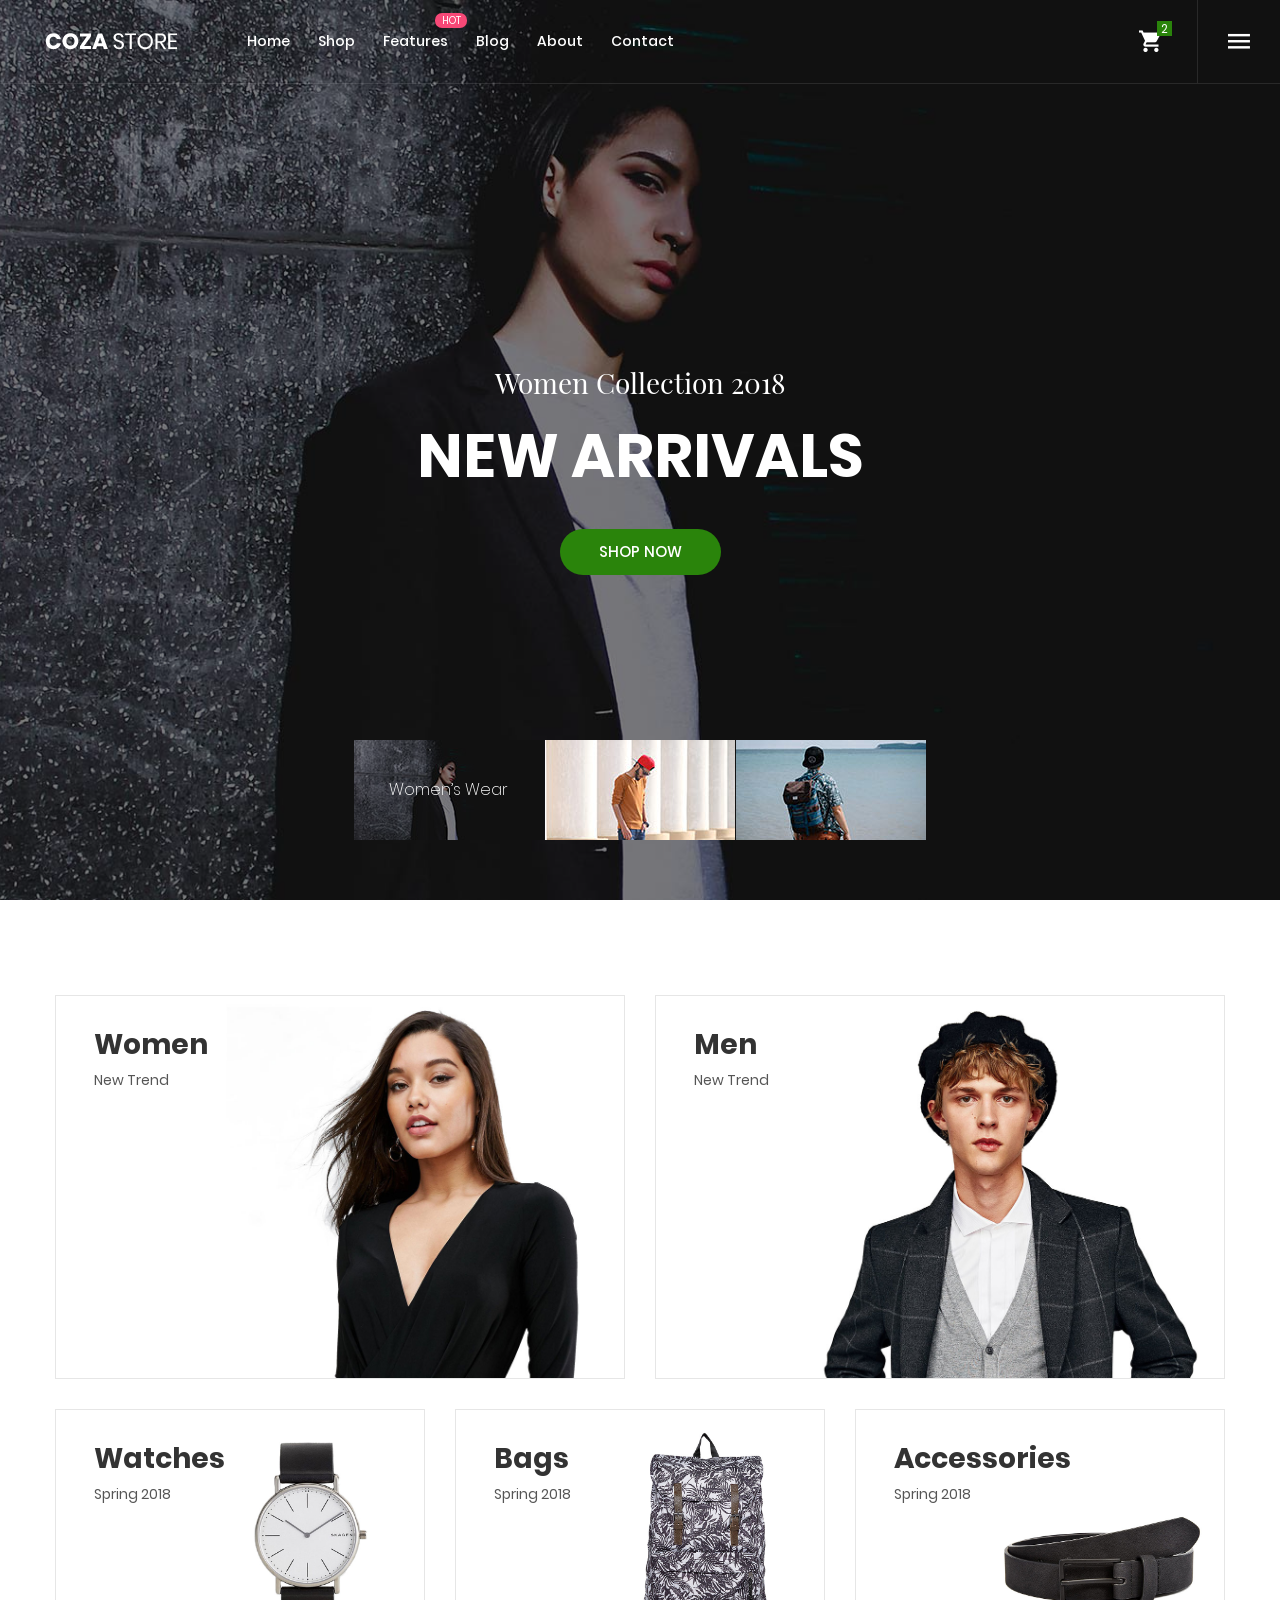
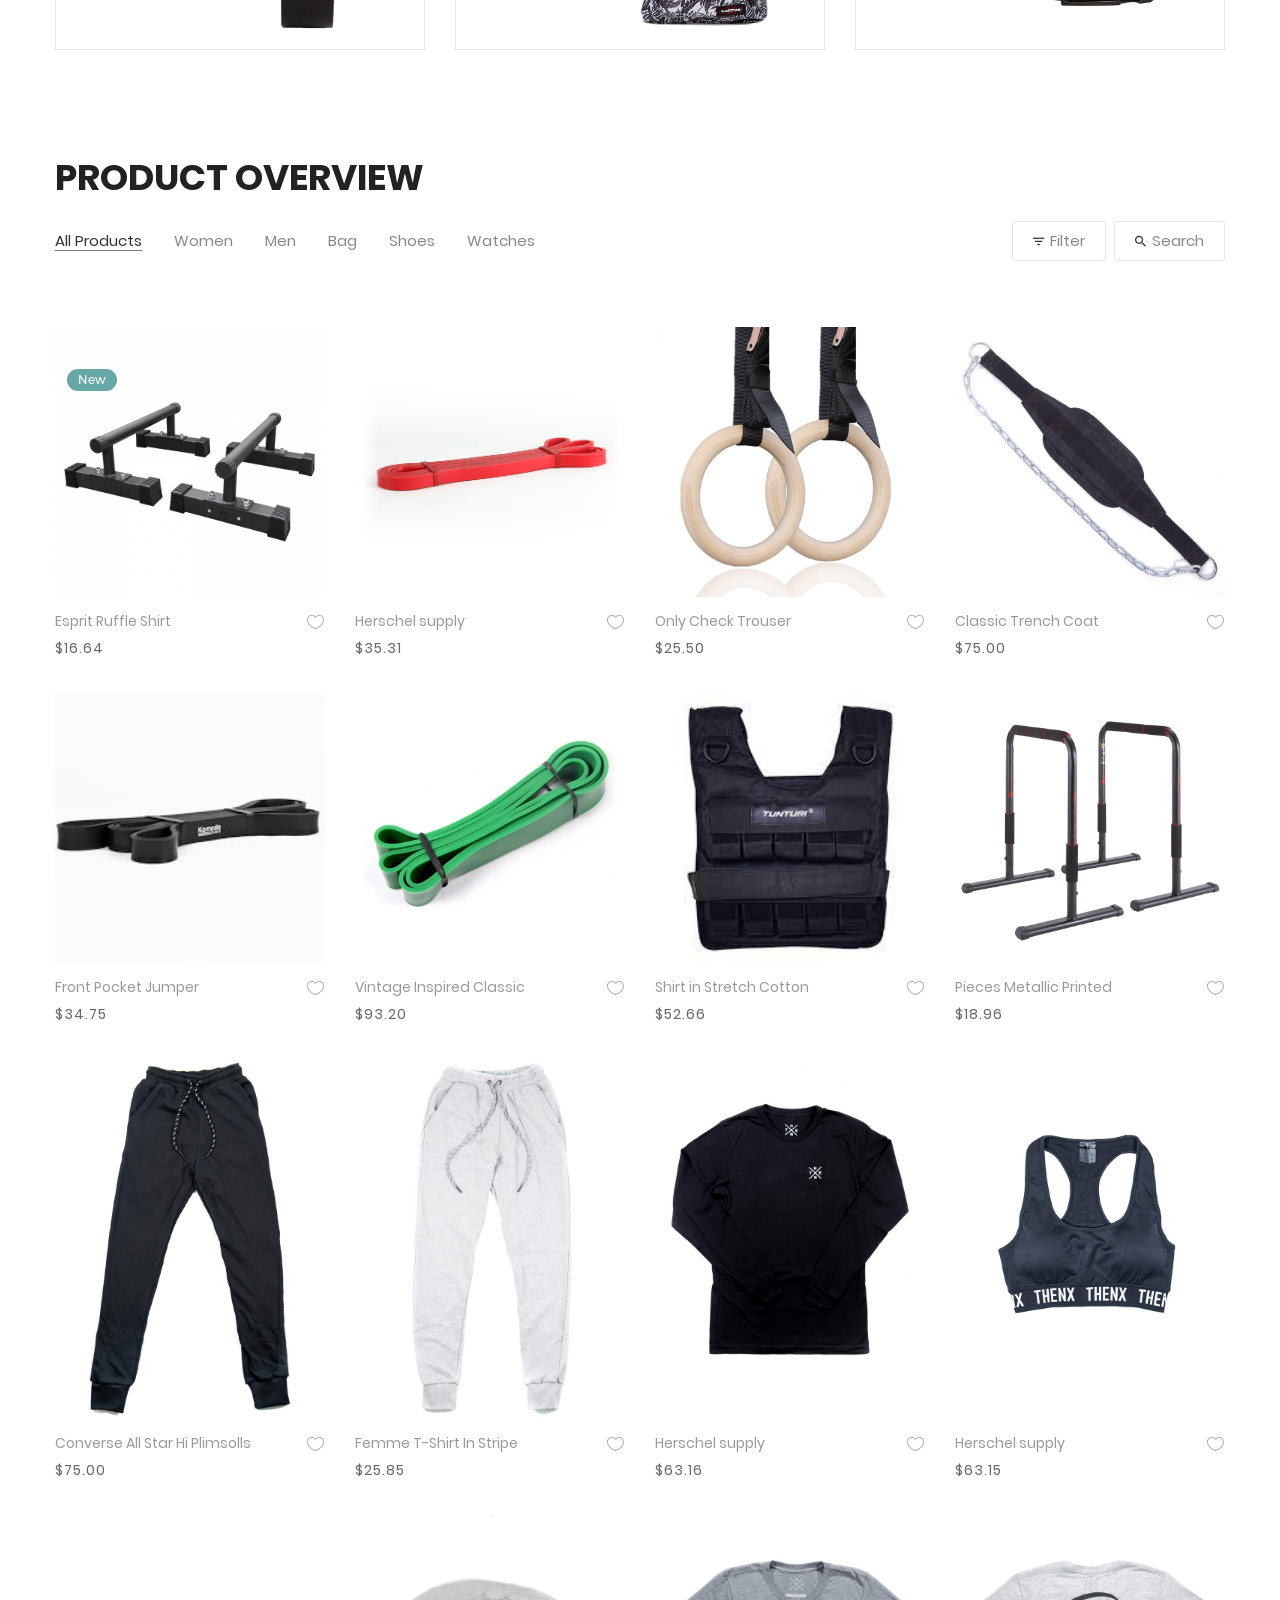
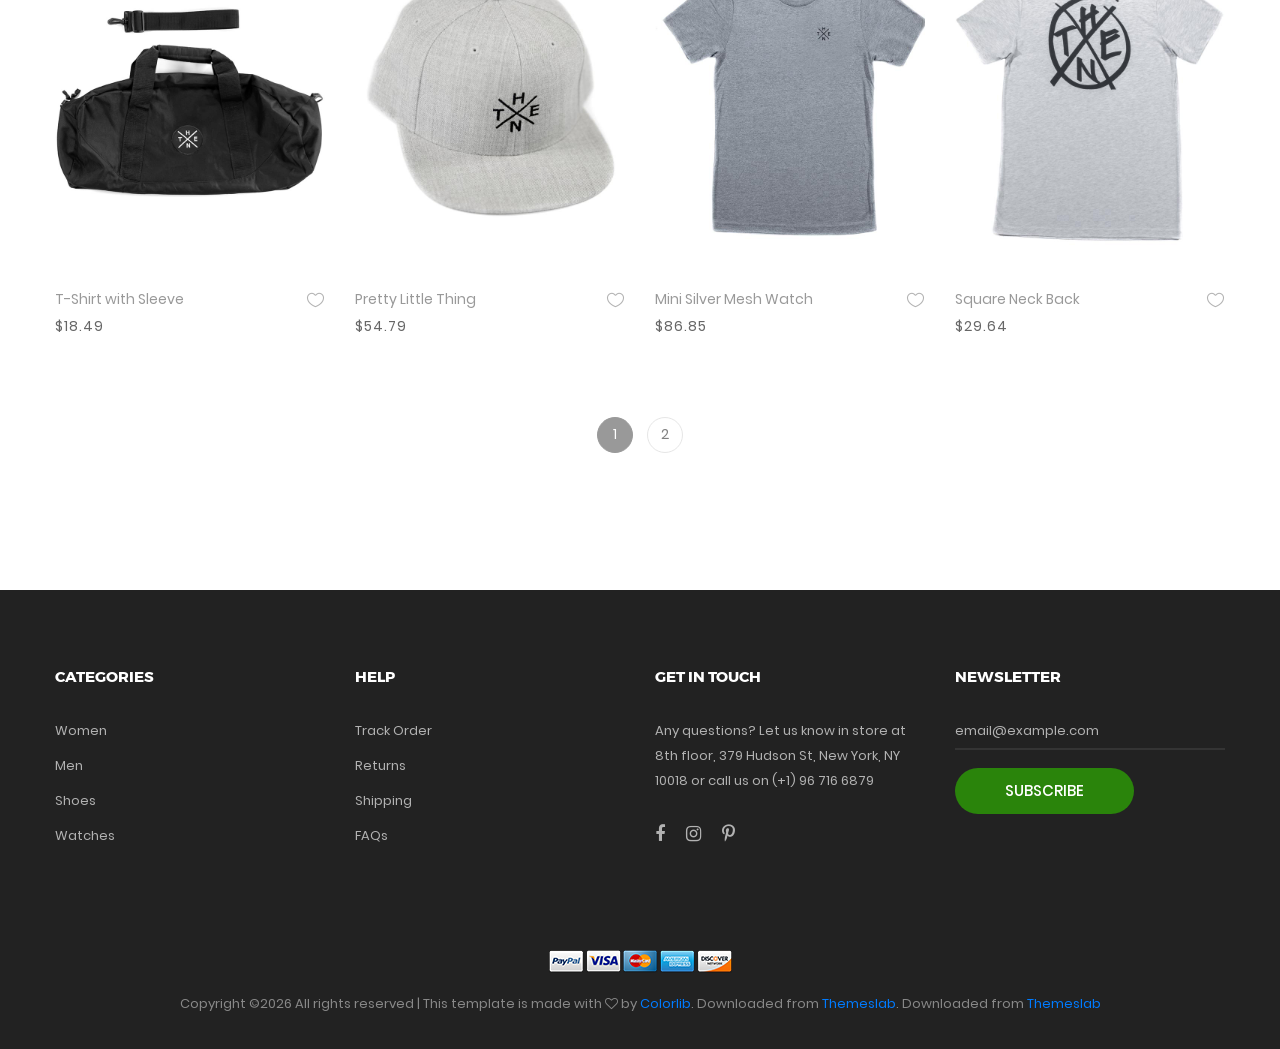
<file: home-03.html>
<!DOCTYPE html>
<html lang="en">
<head>
	<title>Home 03</title>
	<meta charset="UTF-8">
	<meta name="viewport" content="width=device-width, initial-scale=1">
<!--===============================================================================================-->	
	<link rel="icon" type="image/png" href="images/icons/favicon.png"/>
<!--===============================================================================================-->
	<link rel="stylesheet" type="text/css" href="vendor/bootstrap/css/bootstrap.min.css">
<!--===============================================================================================-->
	<link rel="stylesheet" type="text/css" href="fonts/font-awesome-4.7.0/css/font-awesome.min.css">
<!--===============================================================================================-->
	<link rel="stylesheet" type="text/css" href="fonts/iconic/css/material-design-iconic-font.min.css">
<!--===============================================================================================-->
	<link rel="stylesheet" type="text/css" href="fonts/linearicons-v1.0.0/icon-font.min.css">
<!--===============================================================================================-->
	<link rel="stylesheet" type="text/css" href="vendor/animate/animate.css">
<!--===============================================================================================-->	
	<link rel="stylesheet" type="text/css" href="vendor/css-hamburgers/hamburgers.min.css">
<!--===============================================================================================-->
	<link rel="stylesheet" type="text/css" href="vendor/animsition/css/animsition.min.css">
<!--===============================================================================================-->
	<link rel="stylesheet" type="text/css" href="vendor/select2/select2.min.css">
<!--===============================================================================================-->	
	<link rel="stylesheet" type="text/css" href="vendor/daterangepicker/daterangepicker.css">
<!--===============================================================================================-->
	<link rel="stylesheet" type="text/css" href="vendor/slick/slick.css">
<!--===============================================================================================-->
	<link rel="stylesheet" type="text/css" href="vendor/MagnificPopup/magnific-popup.css">
<!--===============================================================================================-->
	<link rel="stylesheet" type="text/css" href="vendor/perfect-scrollbar/perfect-scrollbar.css">
<!--===============================================================================================-->
	<link rel="stylesheet" type="text/css" href="css/util.css">
	<link rel="stylesheet" type="text/css" href="css/main.css">
<!--===============================================================================================-->
</head>
<body class="animsition">
	
	<!-- Header -->
	<header class="header-v3">
		<!-- Header desktop -->
		<div class="container-menu-desktop trans-03">
			<div class="wrap-menu-desktop">
				<nav class="limiter-menu-desktop p-l-45">
					
					<!-- Logo desktop -->		
					<a href="#" class="logo">
						<img src="images/icons/logo-02.png" alt="IMG-LOGO">
					</a>

					<!-- Menu desktop -->
					<div class="menu-desktop">
						<ul class="main-menu">
							<li>
								<a href="index.html">Home</a>
								<ul class="sub-menu">
									<li><a href="index.html">Homepage 1</a></li>
									<li><a href="home-02.html">Homepage 2</a></li>
									<li><a href="home-03.html">Homepage 3</a></li>
								</ul>
							</li>

							<li>
								<a href="product.html">Shop</a>
							</li>

							<li class="label1" data-label1="hot">
								<a href="shoping-cart.html">Features</a>
							</li>

							<li>
								<a href="blog.html">Blog</a>
							</li>

							<li>
								<a href="about.html">About</a>
							</li>

							<li>
								<a href="contact.html">Contact</a>
							</li>
						</ul>
					</div>	

					<!-- Icon header -->
					<div class="wrap-icon-header flex-w flex-r-m h-full">							
						<div class="flex-c-m h-full p-r-25 bor6">
							<div class="icon-header-item cl0 hov-cl1 trans-04 p-lr-11 icon-header-noti js-show-cart" data-notify="2">
								<i class="zmdi zmdi-shopping-cart"></i>
							</div>
						</div>
							
						<div class="flex-c-m h-full p-lr-19">
							<div class="icon-header-item cl0 hov-cl1 trans-04 p-lr-11 js-show-sidebar">
								<i class="zmdi zmdi-menu"></i>
							</div>
						</div>
					</div>
				</nav>
			</div>	
		</div>

		<!-- Header Mobile -->
		<div class="wrap-header-mobile">
			<!-- Logo moblie -->		
			<div class="logo-mobile">
				<a href="index.html"><img src="images/icons/logo-01.png" alt="IMG-LOGO"></a>
			</div>

			<!-- Icon header -->
			<div class="wrap-icon-header flex-w flex-r-m h-full m-r-15">
				<div class="flex-c-m h-full p-r-5">
					<div class="icon-header-item cl2 hov-cl1 trans-04 p-lr-11 icon-header-noti js-show-cart" data-notify="2">
						<i class="zmdi zmdi-shopping-cart"></i>
					</div>
				</div>
			</div>

			<!-- Button show menu -->
			<div class="btn-show-menu-mobile hamburger hamburger--squeeze">
				<span class="hamburger-box">
					<span class="hamburger-inner"></span>
				</span>
			</div>
		</div>


		<!-- Menu Mobile -->
		<div class="menu-mobile">
			<ul class="main-menu-m">
				<li>
					<a href="index.html">Home</a>
					<ul class="sub-menu-m">
						<li><a href="index.html">Homepage 1</a></li>
						<li><a href="home-02.html">Homepage 2</a></li>
						<li><a href="home-03.html">Homepage 3</a></li>
					</ul>
					<span class="arrow-main-menu-m">
						<i class="fa fa-angle-right" aria-hidden="true"></i>
					</span>
				</li>

				<li>
					<a href="product.html">Shop</a>
				</li>

				<li>
					<a href="shoping-cart.html" class="label1 rs1" data-label1="hot">Features</a>
				</li>

				<li>
					<a href="blog.html">Blog</a>
				</li>

				<li>
					<a href="about.html">About</a>
				</li>

				<li>
					<a href="contact.html">Contact</a>
				</li>
			</ul>
		</div>

		<!-- Modal Search -->
		<div class="modal-search-header flex-c-m trans-04 js-hide-modal-search">
			<button class="flex-c-m btn-hide-modal-search trans-04">
				<i class="zmdi zmdi-close"></i>
			</button>

			<form class="container-search-header">
				<div class="wrap-search-header">
					<input class="plh0" type="text" name="search" placeholder="Search...">

					<button class="flex-c-m trans-04">
						<i class="zmdi zmdi-search"></i>
					</button>
				</div>
			</form>
		</div>
	</header>


	<!-- Sidebar -->
	<aside class="wrap-sidebar js-sidebar">
		<div class="s-full js-hide-sidebar"></div>

		<div class="sidebar flex-col-l p-t-22 p-b-25">
			<div class="flex-r w-full p-b-30 p-r-27">
				<div class="fs-35 lh-10 cl2 p-lr-5 pointer hov-cl1 trans-04 js-hide-sidebar">
					<i class="zmdi zmdi-close"></i>
				</div>
			</div>

			<div class="sidebar-content flex-w w-full p-lr-65 js-pscroll">
				<ul class="sidebar-link w-full">
					<li class="p-b-13">
						<a href="index.html" class="stext-102 cl2 hov-cl1 trans-04">
							Home
						</a>
					</li>

					<li class="p-b-13">
						<a href="#" class="stext-102 cl2 hov-cl1 trans-04">
							My Wishlist
						</a>
					</li>

					<li class="p-b-13">
						<a href="#" class="stext-102 cl2 hov-cl1 trans-04">
							My Account
						</a>
					</li>

					<li class="p-b-13">
						<a href="#" class="stext-102 cl2 hov-cl1 trans-04">
							Track Oder
						</a>
					</li>

					<li class="p-b-13">
						<a href="#" class="stext-102 cl2 hov-cl1 trans-04">
							Refunds
						</a>
					</li>

					<li class="p-b-13">
						<a href="#" class="stext-102 cl2 hov-cl1 trans-04">
							Help & FAQs
						</a>
					</li>
				</ul>

				<div class="sidebar-gallery w-full p-tb-30">
					<span class="mtext-101 cl5">
						@ CozaStore
					</span>

					<div class="flex-w flex-sb p-t-36 gallery-lb">
						<!-- item gallery sidebar -->
						<div class="wrap-item-gallery m-b-10">
							<a class="item-gallery bg-img1" href="images/gallery-01.jpg" data-lightbox="gallery" 
							style="background-image: url('images/gallery-01.jpg');"></a>
						</div>

						<!-- item gallery sidebar -->
						<div class="wrap-item-gallery m-b-10">
							<a class="item-gallery bg-img1" href="images/gallery-02.jpg" data-lightbox="gallery" 
							style="background-image: url('images/gallery-02.jpg');"></a>
						</div>

						<!-- item gallery sidebar -->
						<div class="wrap-item-gallery m-b-10">
							<a class="item-gallery bg-img1" href="images/gallery-03.jpg" data-lightbox="gallery" 
							style="background-image: url('images/gallery-03.jpg');"></a>
						</div>

						<!-- item gallery sidebar -->
						<div class="wrap-item-gallery m-b-10">
							<a class="item-gallery bg-img1" href="images/gallery-04.jpg" data-lightbox="gallery" 
							style="background-image: url('images/gallery-04.jpg');"></a>
						</div>

						<!-- item gallery sidebar -->
						<div class="wrap-item-gallery m-b-10">
							<a class="item-gallery bg-img1" href="images/gallery-05.jpg" data-lightbox="gallery" 
							style="background-image: url('images/gallery-05.jpg');"></a>
						</div>

						<!-- item gallery sidebar -->
						<div class="wrap-item-gallery m-b-10">
							<a class="item-gallery bg-img1" href="images/gallery-06.jpg" data-lightbox="gallery" 
							style="background-image: url('images/gallery-06.jpg');"></a>
						</div>

						<!-- item gallery sidebar -->
						<div class="wrap-item-gallery m-b-10">
							<a class="item-gallery bg-img1" href="images/gallery-07.jpg" data-lightbox="gallery" 
							style="background-image: url('images/gallery-07.jpg');"></a>
						</div>

						<!-- item gallery sidebar -->
						<div class="wrap-item-gallery m-b-10">
							<a class="item-gallery bg-img1" href="images/gallery-08.jpg" data-lightbox="gallery" 
							style="background-image: url('images/gallery-08.jpg');"></a>
						</div>

						<!-- item gallery sidebar -->
						<div class="wrap-item-gallery m-b-10">
							<a class="item-gallery bg-img1" href="images/gallery-09.jpg" data-lightbox="gallery" 
							style="background-image: url('images/gallery-09.jpg');"></a>
						</div>
					</div>
				</div>

				<div class="sidebar-gallery w-full">
					<span class="mtext-101 cl5">
						About Us
					</span>

					<p class="stext-108 cl6 p-t-27">
						Lorem ipsum dolor sit amet, consectetur adipiscing elit. Curabitur maximus vulputate hendrerit. Praesent faucibus erat vitae rutrum gravida. Vestibulum tempus mi enim, in molestie sem fermentum quis. 
					</p>
				</div>
			</div>
		</div>
	</aside>


	<!-- Cart -->
	<div class="wrap-header-cart js-panel-cart">
		<div class="s-full js-hide-cart"></div>

		<div class="header-cart flex-col-l p-l-65 p-r-25">
			<div class="header-cart-title flex-w flex-sb-m p-b-8">
				<span class="mtext-103 cl2">
					Your Cart
				</span>

				<div class="fs-35 lh-10 cl2 p-lr-5 pointer hov-cl1 trans-04 js-hide-cart">
					<i class="zmdi zmdi-close"></i>
				</div>
			</div>
			
			<div class="header-cart-content flex-w js-pscroll">
				<ul class="header-cart-wrapitem w-full">
					<li class="header-cart-item flex-w flex-t m-b-12">
						<div class="header-cart-item-img">
							<img src="images/item-cart-01.jpg" alt="IMG">
						</div>

						<div class="header-cart-item-txt p-t-8">
							<a href="#" class="header-cart-item-name m-b-18 hov-cl1 trans-04">
								White Shirt Pleat
							</a>

							<span class="header-cart-item-info">
								1 x $19.00
							</span>
						</div>
					</li>

					<li class="header-cart-item flex-w flex-t m-b-12">
						<div class="header-cart-item-img">
							<img src="images/item-cart-02.jpg" alt="IMG">
						</div>

						<div class="header-cart-item-txt p-t-8">
							<a href="#" class="header-cart-item-name m-b-18 hov-cl1 trans-04">
								Converse All Star
							</a>

							<span class="header-cart-item-info">
								1 x $39.00
							</span>
						</div>
					</li>

					<li class="header-cart-item flex-w flex-t m-b-12">
						<div class="header-cart-item-img">
							<img src="images/item-cart-03.jpg" alt="IMG">
						</div>

						<div class="header-cart-item-txt p-t-8">
							<a href="#" class="header-cart-item-name m-b-18 hov-cl1 trans-04">
								Nixon Porter Leather
							</a>

							<span class="header-cart-item-info">
								1 x $17.00
							</span>
						</div>
					</li>
				</ul>
				
				<div class="w-full">
					<div class="header-cart-total w-full p-tb-40">
						Total: $75.00
					</div>

					<div class="header-cart-buttons flex-w w-full">
						<a href="shoping-cart.html" class="flex-c-m stext-101 cl0 size-107 bg3 bor2 hov-btn3 p-lr-15 trans-04 m-r-8 m-b-10">
							View Cart
						</a>

						<a href="shoping-cart.html" class="flex-c-m stext-101 cl0 size-107 bg3 bor2 hov-btn3 p-lr-15 trans-04 m-b-10">
							Check Out
						</a>
					</div>
				</div>
			</div>
		</div>
	</div>



	<!-- Slider -->
	<section class="section-slide">
		<div class="wrap-slick1 rs2-slick1">
			<div class="slick1">
				<div class="item-slick1 bg-overlay1" style="background-image: url(images/slide-05.jpg);" data-thumb="images/thumb-01.jpg" data-caption="Women’s Wear">
					<div class="container h-full">
						<div class="flex-col-c-m h-full p-t-100 p-b-60 respon5">
							<div class="layer-slick1 animated visible-false" data-appear="fadeInDown" data-delay="0">
								<span class="ltext-202 txt-center cl0 respon2">
									Women Collection 2018
								</span>
							</div>
								
							<div class="layer-slick1 animated visible-false" data-appear="fadeInUp" data-delay="800">
								<h2 class="ltext-104 txt-center cl0 p-t-22 p-b-40 respon1">
									New arrivals
								</h2>
							</div>
								
							<div class="layer-slick1 animated visible-false" data-appear="zoomIn" data-delay="1600">
								<a href="product.html" class="flex-c-m stext-101 cl0 size-101 bg1 bor1 hov-btn2 p-lr-15 trans-04">
									Shop Now
								</a>
							</div>
						</div>
					</div>
				</div>

				<div class="item-slick1 bg-overlay1" style="background-image: url(images/slide-06.jpg);" data-thumb="images/thumb-02.jpg" data-caption="Men’s Wear">
					<div class="container h-full">
						<div class="flex-col-c-m h-full p-t-100 p-b-60 respon5">
							<div class="layer-slick1 animated visible-false" data-appear="rollIn" data-delay="0">
								<span class="ltext-202 txt-center cl0 respon2">
									Men New-Season
								</span>
							</div>
								
							<div class="layer-slick1 animated visible-false" data-appear="lightSpeedIn" data-delay="800">
								<h2 class="ltext-104 txt-center cl0 p-t-22 p-b-40 respon1">
									Jackets & Coats
								</h2>
							</div>
								
							<div class="layer-slick1 animated visible-false" data-appear="slideInUp" data-delay="1600">
								<a href="product.html" class="flex-c-m stext-101 cl0 size-101 bg1 bor1 hov-btn2 p-lr-15 trans-04">
									Shop Now
								</a>
							</div>
						</div>
					</div>
				</div>

				<div class="item-slick1 bg-overlay1" style="background-image: url(images/slide-07.jpg);" data-thumb="images/thumb-03.jpg" data-caption="Men’s Wear">
					<div class="container h-full">
						<div class="flex-col-c-m h-full p-t-100 p-b-60 respon5">
							<div class="layer-slick1 animated visible-false" data-appear="rotateInDownLeft" data-delay="0">
								<span class="ltext-202 txt-center cl0 respon2">
									Men Collection 2018
								</span>
							</div>
								
							<div class="layer-slick1 animated visible-false" data-appear="rotateInUpRight" data-delay="800">
								<h2 class="ltext-104 txt-center cl0 p-t-22 p-b-40 respon1">
									NEW SEASON
								</h2>
							</div>
								
							<div class="layer-slick1 animated visible-false" data-appear="rotateIn" data-delay="1600">
								<a href="product.html" class="flex-c-m stext-101 cl0 size-101 bg1 bor1 hov-btn2 p-lr-15 trans-04">
									Shop Now
								</a>
							</div>
						</div>
					</div>
				</div>
			</div>

			<div class="wrap-slick1-dots p-lr-10"></div>
		</div>
	</section>


	<!-- Banner -->
	<div class="sec-banner bg0 p-t-95 p-b-55">
		<div class="container">
			<div class="row">
				<div class="col-md-6 p-b-30 m-lr-auto">
					<!-- Block1 -->
					<div class="block1 wrap-pic-w">
						<img src="images/banner-04.jpg" alt="IMG-BANNER">

						<a href="product.html" class="block1-txt ab-t-l s-full flex-col-l-sb p-lr-38 p-tb-34 trans-03 respon3">
							<div class="block1-txt-child1 flex-col-l">
								<span class="block1-name ltext-102 trans-04 p-b-8">
									Women
								</span>

								<span class="block1-info stext-102 trans-04">
									New Trend
								</span>
							</div>

							<div class="block1-txt-child2 p-b-4 trans-05">
								<div class="block1-link stext-101 cl0 trans-09">
									Shop Now
								</div>
							</div>
						</a>
					</div>
				</div>

				<div class="col-md-6 p-b-30 m-lr-auto">
					<!-- Block1 -->
					<div class="block1 wrap-pic-w">
						<img src="images/banner-05.jpg" alt="IMG-BANNER">

						<a href="product.html" class="block1-txt ab-t-l s-full flex-col-l-sb p-lr-38 p-tb-34 trans-03 respon3">
							<div class="block1-txt-child1 flex-col-l">
								<span class="block1-name ltext-102 trans-04 p-b-8">
									Men
								</span>

								<span class="block1-info stext-102 trans-04">
									New Trend
								</span>
							</div>

							<div class="block1-txt-child2 p-b-4 trans-05">
								<div class="block1-link stext-101 cl0 trans-09">
									Shop Now
								</div>
							</div>
						</a>
					</div>
				</div>

				<div class="col-md-6 col-lg-4 p-b-30 m-lr-auto">
					<!-- Block1 -->
					<div class="block1 wrap-pic-w">
						<img src="images/banner-07.jpg" alt="IMG-BANNER">

						<a href="product.html" class="block1-txt ab-t-l s-full flex-col-l-sb p-lr-38 p-tb-34 trans-03 respon3">
							<div class="block1-txt-child1 flex-col-l">
								<span class="block1-name ltext-102 trans-04 p-b-8">
									Watches
								</span>

								<span class="block1-info stext-102 trans-04">
									Spring 2018
								</span>
							</div>

							<div class="block1-txt-child2 p-b-4 trans-05">
								<div class="block1-link stext-101 cl0 trans-09">
									Shop Now
								</div>
							</div>
						</a>
					</div>
				</div>

				<div class="col-md-6 col-lg-4 p-b-30 m-lr-auto">
					<!-- Block1 -->
					<div class="block1 wrap-pic-w">
						<img src="images/banner-08.jpg" alt="IMG-BANNER">

						<a href="product.html" class="block1-txt ab-t-l s-full flex-col-l-sb p-lr-38 p-tb-34 trans-03 respon3">
							<div class="block1-txt-child1 flex-col-l">
								<span class="block1-name ltext-102 trans-04 p-b-8">
									Bags
								</span>

								<span class="block1-info stext-102 trans-04">
									Spring 2018
								</span>
							</div>

							<div class="block1-txt-child2 p-b-4 trans-05">
								<div class="block1-link stext-101 cl0 trans-09">
									Shop Now
								</div>
							</div>
						</a>
					</div>
				</div>

				<div class="col-md-6 col-lg-4 p-b-30 m-lr-auto">
					<!-- Block1 -->
					<div class="block1 wrap-pic-w">
						<img src="images/banner-09.jpg" alt="IMG-BANNER">

						<a href="product.html" class="block1-txt ab-t-l s-full flex-col-l-sb p-lr-38 p-tb-34 trans-03 respon3">
							<div class="block1-txt-child1 flex-col-l">
								<span class="block1-name ltext-102 trans-04 p-b-8">
									Accessories
								</span>

								<span class="block1-info stext-102 trans-04">
									Spring 2018
								</span>
							</div>

							<div class="block1-txt-child2 p-b-4 trans-05">
								<div class="block1-link stext-101 cl0 trans-09">
									Shop Now
								</div>
							</div>
						</a>
					</div>
				</div>
			</div>
		</div>
	</div>


	<!-- Product -->
	<section class="bg0 p-t-23 p-b-130">
		<div class="container">
			<div class="p-b-10">
				<h3 class="ltext-103 cl5">
					Product Overview
				</h3>
			</div>

			<div class="flex-w flex-sb-m p-b-52">
				<div class="flex-w flex-l-m filter-tope-group m-tb-10">
					<button class="stext-106 cl6 hov1 bor3 trans-04 m-r-32 m-tb-5 how-active1" data-filter="*">
						All Products
					</button>

					<button class="stext-106 cl6 hov1 bor3 trans-04 m-r-32 m-tb-5" data-filter=".women">
						Women
					</button>

					<button class="stext-106 cl6 hov1 bor3 trans-04 m-r-32 m-tb-5" data-filter=".men">
						Men
					</button>

					<button class="stext-106 cl6 hov1 bor3 trans-04 m-r-32 m-tb-5" data-filter=".bag">
						Bag
					</button>

					<button class="stext-106 cl6 hov1 bor3 trans-04 m-r-32 m-tb-5" data-filter=".shoes">
						Shoes
					</button>

					<button class="stext-106 cl6 hov1 bor3 trans-04 m-r-32 m-tb-5" data-filter=".watches">
						Watches
					</button>
				</div>

				<div class="flex-w flex-c-m m-tb-10">
					<div class="flex-c-m stext-106 cl6 size-104 bor4 pointer hov-btn3 trans-04 m-r-8 m-tb-4 js-show-filter">
						<i class="icon-filter cl2 m-r-6 fs-15 trans-04 zmdi zmdi-filter-list"></i>
						<i class="icon-close-filter cl2 m-r-6 fs-15 trans-04 zmdi zmdi-close dis-none"></i>
						 Filter
					</div>

					<div class="flex-c-m stext-106 cl6 size-105 bor4 pointer hov-btn3 trans-04 m-tb-4 js-show-search">
						<i class="icon-search cl2 m-r-6 fs-15 trans-04 zmdi zmdi-search"></i>
						<i class="icon-close-search cl2 m-r-6 fs-15 trans-04 zmdi zmdi-close dis-none"></i>
						Search
					</div>
				</div>
				
				<!-- Search product -->
				<div class="dis-none panel-search w-full p-t-10 p-b-15">
					<div class="bor8 dis-flex p-l-15">
						<button class="size-113 flex-c-m fs-16 cl2 hov-cl1 trans-04">
							<i class="zmdi zmdi-search"></i>
						</button>

						<input class="mtext-107 cl2 size-114 plh2 p-r-15" type="text" name="search-product" placeholder="Search">
					</div>	
				</div>

				<!-- Filter -->
				<div class="dis-none panel-filter w-full p-t-10">
					<div class="wrap-filter flex-w bg6 w-full p-lr-40 p-t-27 p-lr-15-sm">
						<div class="filter-col1 p-r-15 p-b-27">
							<div class="mtext-102 cl2 p-b-15">
								Sort By
							</div>

							<ul>
								<li class="p-b-6">
									<a href="#" class="filter-link stext-106 trans-04">
										Default
									</a>
								</li>

								<li class="p-b-6">
									<a href="#" class="filter-link stext-106 trans-04">
										Popularity
									</a>
								</li>

								<li class="p-b-6">
									<a href="#" class="filter-link stext-106 trans-04">
										Average rating
									</a>
								</li>

								<li class="p-b-6">
									<a href="#" class="filter-link stext-106 trans-04 filter-link-active">
										Newness
									</a>
								</li>

								<li class="p-b-6">
									<a href="#" class="filter-link stext-106 trans-04">
										Price: Low to High
									</a>
								</li>

								<li class="p-b-6">
									<a href="#" class="filter-link stext-106 trans-04">
										Price: High to Low
									</a>
								</li>
							</ul>
						</div>

						<div class="filter-col2 p-r-15 p-b-27">
							<div class="mtext-102 cl2 p-b-15">
								Price
							</div>

							<ul>
								<li class="p-b-6">
									<a href="#" class="filter-link stext-106 trans-04 filter-link-active">
										All
									</a>
								</li>

								<li class="p-b-6">
									<a href="#" class="filter-link stext-106 trans-04">
										$0.00 - $50.00
									</a>
								</li>

								<li class="p-b-6">
									<a href="#" class="filter-link stext-106 trans-04">
										$50.00 - $100.00
									</a>
								</li>

								<li class="p-b-6">
									<a href="#" class="filter-link stext-106 trans-04">
										$100.00 - $150.00
									</a>
								</li>

								<li class="p-b-6">
									<a href="#" class="filter-link stext-106 trans-04">
										$150.00 - $200.00
									</a>
								</li>

								<li class="p-b-6">
									<a href="#" class="filter-link stext-106 trans-04">
										$200.00+
									</a>
								</li>
							</ul>
						</div>

						<div class="filter-col3 p-r-15 p-b-27">
							<div class="mtext-102 cl2 p-b-15">
								Color
							</div>

							<ul>
								<li class="p-b-6">
									<span class="fs-15 lh-12 m-r-6" style="color: #222;">
										<i class="zmdi zmdi-circle"></i>
									</span>

									<a href="#" class="filter-link stext-106 trans-04">
										Black
									</a>
								</li>

								<li class="p-b-6">
									<span class="fs-15 lh-12 m-r-6" style="color: #4272d7;">
										<i class="zmdi zmdi-circle"></i>
									</span>

									<a href="#" class="filter-link stext-106 trans-04 filter-link-active">
										Blue
									</a>
								</li>

								<li class="p-b-6">
									<span class="fs-15 lh-12 m-r-6" style="color: #b3b3b3;">
										<i class="zmdi zmdi-circle"></i>
									</span>

									<a href="#" class="filter-link stext-106 trans-04">
										Grey
									</a>
								</li>

								<li class="p-b-6">
									<span class="fs-15 lh-12 m-r-6" style="color: #00ad5f;">
										<i class="zmdi zmdi-circle"></i>
									</span>

									<a href="#" class="filter-link stext-106 trans-04">
										Green
									</a>
								</li>

								<li class="p-b-6">
									<span class="fs-15 lh-12 m-r-6" style="color: #fa4251;">
										<i class="zmdi zmdi-circle"></i>
									</span>

									<a href="#" class="filter-link stext-106 trans-04">
										Red
									</a>
								</li>

								<li class="p-b-6">
									<span class="fs-15 lh-12 m-r-6" style="color: #aaa;">
										<i class="zmdi zmdi-circle-o"></i>
									</span>

									<a href="#" class="filter-link stext-106 trans-04">
										White
									</a>
								</li>
							</ul>
						</div>

						<div class="filter-col4 p-b-27">
							<div class="mtext-102 cl2 p-b-15">
								Tags
							</div>

							<div class="flex-w p-t-4 m-r--5">
								<a href="#" class="flex-c-m stext-107 cl6 size-301 bor7 p-lr-15 hov-tag1 trans-04 m-r-5 m-b-5">
									Fashion
								</a>

								<a href="#" class="flex-c-m stext-107 cl6 size-301 bor7 p-lr-15 hov-tag1 trans-04 m-r-5 m-b-5">
									Lifestyle
								</a>

								<a href="#" class="flex-c-m stext-107 cl6 size-301 bor7 p-lr-15 hov-tag1 trans-04 m-r-5 m-b-5">
									Denim
								</a>

								<a href="#" class="flex-c-m stext-107 cl6 size-301 bor7 p-lr-15 hov-tag1 trans-04 m-r-5 m-b-5">
									Streetstyle
								</a>

								<a href="#" class="flex-c-m stext-107 cl6 size-301 bor7 p-lr-15 hov-tag1 trans-04 m-r-5 m-b-5">
									Crafts
								</a>
							</div>
						</div>
					</div>
				</div>
			</div>

			<div class="row isotope-grid">
				<div class="col-sm-6 col-md-4 col-lg-3 p-b-35 isotope-item women">
					<!-- Block2 -->
					<div class="block2">
						<div class="block2-pic hov-img0 label-new" data-label="New">
							<img src="images/product-01.jpg" alt="IMG-PRODUCT">

							<a href="#" class="block2-btn flex-c-m stext-103 cl2 size-102 bg0 bor2 hov-btn1 p-lr-15 trans-04 js-show-modal1">
								Quick View
							</a>
						</div>

						<div class="block2-txt flex-w flex-t p-t-14">
							<div class="block2-txt-child1 flex-col-l ">
								<a href="product-detail.html" class="stext-104 cl4 hov-cl1 trans-04 js-name-b2 p-b-6">
									Esprit Ruffle Shirt
								</a>

								<span class="stext-105 cl3">
									$16.64
								</span>
							</div>

							<div class="block2-txt-child2 flex-r p-t-3">
								<a href="#" class="btn-addwish-b2 dis-block pos-relative js-addwish-b2">
									<img class="icon-heart1 dis-block trans-04" src="images/icons/icon-heart-01.png" alt="ICON">
									<img class="icon-heart2 dis-block trans-04 ab-t-l" src="images/icons/icon-heart-02.png" alt="ICON">
								</a>
							</div>
						</div>
					</div>
				</div>

				<div class="col-sm-6 col-md-4 col-lg-3 p-b-35 isotope-item women">
					<!-- Block2 -->
					<div class="block2">
						<div class="block2-pic hov-img0">
							<img src="images/product-02.jpg" alt="IMG-PRODUCT">

							<a href="#" class="block2-btn flex-c-m stext-103 cl2 size-102 bg0 bor2 hov-btn1 p-lr-15 trans-04 js-show-modal1">
								Quick View
							</a>
						</div>

						<div class="block2-txt flex-w flex-t p-t-14">
							<div class="block2-txt-child1 flex-col-l ">
								<a href="product-detail.html" class="stext-104 cl4 hov-cl1 trans-04 js-name-b2 p-b-6">
									Herschel supply
								</a>

								<span class="stext-105 cl3">
									$35.31
								</span>
							</div>

							<div class="block2-txt-child2 flex-r p-t-3">
								<a href="#" class="btn-addwish-b2 dis-block pos-relative js-addwish-b2">
									<img class="icon-heart1 dis-block trans-04" src="images/icons/icon-heart-01.png" alt="ICON">
									<img class="icon-heart2 dis-block trans-04 ab-t-l" src="images/icons/icon-heart-02.png" alt="ICON">
								</a>
							</div>
						</div>
					</div>
				</div>

				<div class="col-sm-6 col-md-4 col-lg-3 p-b-35 isotope-item men">
					<!-- Block2 -->
					<div class="block2">
						<div class="block2-pic hov-img0">
							<img src="images/product-03.jpg" alt="IMG-PRODUCT">

							<a href="#" class="block2-btn flex-c-m stext-103 cl2 size-102 bg0 bor2 hov-btn1 p-lr-15 trans-04 js-show-modal1">
								Quick View
							</a>
						</div>

						<div class="block2-txt flex-w flex-t p-t-14">
							<div class="block2-txt-child1 flex-col-l ">
								<a href="product-detail.html" class="stext-104 cl4 hov-cl1 trans-04 js-name-b2 p-b-6">
									Only Check Trouser
								</a>

								<span class="stext-105 cl3">
									$25.50
								</span>
							</div>

							<div class="block2-txt-child2 flex-r p-t-3">
								<a href="#" class="btn-addwish-b2 dis-block pos-relative js-addwish-b2">
									<img class="icon-heart1 dis-block trans-04" src="images/icons/icon-heart-01.png" alt="ICON">
									<img class="icon-heart2 dis-block trans-04 ab-t-l" src="images/icons/icon-heart-02.png" alt="ICON">
								</a>
							</div>
						</div>
					</div>
				</div>

				<div class="col-sm-6 col-md-4 col-lg-3 p-b-35 isotope-item women">
					<!-- Block2 -->
					<div class="block2">
						<div class="block2-pic hov-img0">
							<img src="images/product-04.jpg" alt="IMG-PRODUCT">

							<a href="#" class="block2-btn flex-c-m stext-103 cl2 size-102 bg0 bor2 hov-btn1 p-lr-15 trans-04 js-show-modal1">
								Quick View
							</a>
						</div>

						<div class="block2-txt flex-w flex-t p-t-14">
							<div class="block2-txt-child1 flex-col-l ">
								<a href="product-detail.html" class="stext-104 cl4 hov-cl1 trans-04 js-name-b2 p-b-6">
									Classic Trench Coat
								</a>

								<span class="stext-105 cl3">
									$75.00
								</span>
							</div>

							<div class="block2-txt-child2 flex-r p-t-3">
								<a href="#" class="btn-addwish-b2 dis-block pos-relative js-addwish-b2">
									<img class="icon-heart1 dis-block trans-04" src="images/icons/icon-heart-01.png" alt="ICON">
									<img class="icon-heart2 dis-block trans-04 ab-t-l" src="images/icons/icon-heart-02.png" alt="ICON">
								</a>
							</div>
						</div>
					</div>
				</div>

				<div class="col-sm-6 col-md-4 col-lg-3 p-b-35 isotope-item women">
					<!-- Block2 -->
					<div class="block2">
						<div class="block2-pic hov-img0">
							<img src="images/product-05.jpg" alt="IMG-PRODUCT">

							<a href="#" class="block2-btn flex-c-m stext-103 cl2 size-102 bg0 bor2 hov-btn1 p-lr-15 trans-04 js-show-modal1">
								Quick View
							</a>
						</div>

						<div class="block2-txt flex-w flex-t p-t-14">
							<div class="block2-txt-child1 flex-col-l ">
								<a href="product-detail.html" class="stext-104 cl4 hov-cl1 trans-04 js-name-b2 p-b-6">
									Front Pocket Jumper
								</a>

								<span class="stext-105 cl3">
									$34.75
								</span>
							</div>

							<div class="block2-txt-child2 flex-r p-t-3">
								<a href="#" class="btn-addwish-b2 dis-block pos-relative js-addwish-b2">
									<img class="icon-heart1 dis-block trans-04" src="images/icons/icon-heart-01.png" alt="ICON">
									<img class="icon-heart2 dis-block trans-04 ab-t-l" src="images/icons/icon-heart-02.png" alt="ICON">
								</a>
							</div>
						</div>
					</div>
				</div>

				<div class="col-sm-6 col-md-4 col-lg-3 p-b-35 isotope-item watches">
					<!-- Block2 -->
					<div class="block2">
						<div class="block2-pic hov-img0">
							<img src="images/product-06.jpg" alt="IMG-PRODUCT">

							<a href="#" class="block2-btn flex-c-m stext-103 cl2 size-102 bg0 bor2 hov-btn1 p-lr-15 trans-04 js-show-modal1">
								Quick View
							</a>
						</div>

						<div class="block2-txt flex-w flex-t p-t-14">
							<div class="block2-txt-child1 flex-col-l ">
								<a href="product-detail.html" class="stext-104 cl4 hov-cl1 trans-04 js-name-b2 p-b-6">
									Vintage Inspired Classic 
								</a>

								<span class="stext-105 cl3">
									$93.20
								</span>
							</div>

							<div class="block2-txt-child2 flex-r p-t-3">
								<a href="#" class="btn-addwish-b2 dis-block pos-relative js-addwish-b2">
									<img class="icon-heart1 dis-block trans-04" src="images/icons/icon-heart-01.png" alt="ICON">
									<img class="icon-heart2 dis-block trans-04 ab-t-l" src="images/icons/icon-heart-02.png" alt="ICON">
								</a>
							</div>
						</div>
					</div>
				</div>

				<div class="col-sm-6 col-md-4 col-lg-3 p-b-35 isotope-item women">
					<!-- Block2 -->
					<div class="block2">
						<div class="block2-pic hov-img0">
							<img src="images/product-07.jpg" alt="IMG-PRODUCT">

							<a href="#" class="block2-btn flex-c-m stext-103 cl2 size-102 bg0 bor2 hov-btn1 p-lr-15 trans-04 js-show-modal1">
								Quick View
							</a>
						</div>

						<div class="block2-txt flex-w flex-t p-t-14">
							<div class="block2-txt-child1 flex-col-l ">
								<a href="product-detail.html" class="stext-104 cl4 hov-cl1 trans-04 js-name-b2 p-b-6">
									Shirt in Stretch Cotton
								</a>

								<span class="stext-105 cl3">
									$52.66
								</span>
							</div>

							<div class="block2-txt-child2 flex-r p-t-3">
								<a href="#" class="btn-addwish-b2 dis-block pos-relative js-addwish-b2">
									<img class="icon-heart1 dis-block trans-04" src="images/icons/icon-heart-01.png" alt="ICON">
									<img class="icon-heart2 dis-block trans-04 ab-t-l" src="images/icons/icon-heart-02.png" alt="ICON">
								</a>
							</div>
						</div>
					</div>
				</div>

				<div class="col-sm-6 col-md-4 col-lg-3 p-b-35 isotope-item women">
					<!-- Block2 -->
					<div class="block2">
						<div class="block2-pic hov-img0">
							<img src="images/product-08.jpg" alt="IMG-PRODUCT">

							<a href="#" class="block2-btn flex-c-m stext-103 cl2 size-102 bg0 bor2 hov-btn1 p-lr-15 trans-04 js-show-modal1">
								Quick View
							</a>
						</div>

						<div class="block2-txt flex-w flex-t p-t-14">
							<div class="block2-txt-child1 flex-col-l ">
								<a href="product-detail.html" class="stext-104 cl4 hov-cl1 trans-04 js-name-b2 p-b-6">
									Pieces Metallic Printed
								</a>

								<span class="stext-105 cl3">
									$18.96
								</span>
							</div>

							<div class="block2-txt-child2 flex-r p-t-3">
								<a href="#" class="btn-addwish-b2 dis-block pos-relative js-addwish-b2">
									<img class="icon-heart1 dis-block trans-04" src="images/icons/icon-heart-01.png" alt="ICON">
									<img class="icon-heart2 dis-block trans-04 ab-t-l" src="images/icons/icon-heart-02.png" alt="ICON">
								</a>
							</div>
						</div>
					</div>
				</div>

				<div class="col-sm-6 col-md-4 col-lg-3 p-b-35 isotope-item shoes">
					<!-- Block2 -->
					<div class="block2">
						<div class="block2-pic hov-img0">
							<img src="images/product-09.jpg" alt="IMG-PRODUCT">

							<a href="#" class="block2-btn flex-c-m stext-103 cl2 size-102 bg0 bor2 hov-btn1 p-lr-15 trans-04 js-show-modal1">
								Quick View
							</a>
						</div>

						<div class="block2-txt flex-w flex-t p-t-14">
							<div class="block2-txt-child1 flex-col-l ">
								<a href="product-detail.html" class="stext-104 cl4 hov-cl1 trans-04 js-name-b2 p-b-6">
									Converse All Star Hi Plimsolls
								</a>

								<span class="stext-105 cl3">
									$75.00
								</span>
							</div>

							<div class="block2-txt-child2 flex-r p-t-3">
								<a href="#" class="btn-addwish-b2 dis-block pos-relative js-addwish-b2">
									<img class="icon-heart1 dis-block trans-04" src="images/icons/icon-heart-01.png" alt="ICON">
									<img class="icon-heart2 dis-block trans-04 ab-t-l" src="images/icons/icon-heart-02.png" alt="ICON">
								</a>
							</div>
						</div>
					</div>
				</div>

				<div class="col-sm-6 col-md-4 col-lg-3 p-b-35 isotope-item women">
					<!-- Block2 -->
					<div class="block2">
						<div class="block2-pic hov-img0">
							<img src="images/product-10.jpg" alt="IMG-PRODUCT">

							<a href="#" class="block2-btn flex-c-m stext-103 cl2 size-102 bg0 bor2 hov-btn1 p-lr-15 trans-04 js-show-modal1">
								Quick View
							</a>
						</div>

						<div class="block2-txt flex-w flex-t p-t-14">
							<div class="block2-txt-child1 flex-col-l ">
								<a href="product-detail.html" class="stext-104 cl4 hov-cl1 trans-04 js-name-b2 p-b-6">
									Femme T-Shirt In Stripe
								</a>

								<span class="stext-105 cl3">
									$25.85
								</span>
							</div>

							<div class="block2-txt-child2 flex-r p-t-3">
								<a href="#" class="btn-addwish-b2 dis-block pos-relative js-addwish-b2">
									<img class="icon-heart1 dis-block trans-04" src="images/icons/icon-heart-01.png" alt="ICON">
									<img class="icon-heart2 dis-block trans-04 ab-t-l" src="images/icons/icon-heart-02.png" alt="ICON">
								</a>
							</div>
						</div>
					</div>
				</div>

				<div class="col-sm-6 col-md-4 col-lg-3 p-b-35 isotope-item men">
					<!-- Block2 -->
					<div class="block2">
						<div class="block2-pic hov-img0">
							<img src="images/product-11.jpg" alt="IMG-PRODUCT">

							<a href="#" class="block2-btn flex-c-m stext-103 cl2 size-102 bg0 bor2 hov-btn1 p-lr-15 trans-04 js-show-modal1">
								Quick View
							</a>
						</div>

						<div class="block2-txt flex-w flex-t p-t-14">
							<div class="block2-txt-child1 flex-col-l ">
								<a href="product-detail.html" class="stext-104 cl4 hov-cl1 trans-04 js-name-b2 p-b-6">
									Herschel supply 
								</a>

								<span class="stext-105 cl3">
									$63.16
								</span>
							</div>

							<div class="block2-txt-child2 flex-r p-t-3">
								<a href="#" class="btn-addwish-b2 dis-block pos-relative js-addwish-b2">
									<img class="icon-heart1 dis-block trans-04" src="images/icons/icon-heart-01.png" alt="ICON">
									<img class="icon-heart2 dis-block trans-04 ab-t-l" src="images/icons/icon-heart-02.png" alt="ICON">
								</a>
							</div>
						</div>
					</div>
				</div>

				<div class="col-sm-6 col-md-4 col-lg-3 p-b-35 isotope-item men">
					<!-- Block2 -->
					<div class="block2">
						<div class="block2-pic hov-img0">
							<img src="images/product-12.jpg" alt="IMG-PRODUCT">

							<a href="#" class="block2-btn flex-c-m stext-103 cl2 size-102 bg0 bor2 hov-btn1 p-lr-15 trans-04 js-show-modal1">
								Quick View
							</a>
						</div>

						<div class="block2-txt flex-w flex-t p-t-14">
							<div class="block2-txt-child1 flex-col-l ">
								<a href="product-detail.html" class="stext-104 cl4 hov-cl1 trans-04 js-name-b2 p-b-6">
									Herschel supply
								</a>

								<span class="stext-105 cl3">
									$63.15
								</span>
							</div>

							<div class="block2-txt-child2 flex-r p-t-3">
								<a href="#" class="btn-addwish-b2 dis-block pos-relative js-addwish-b2">
									<img class="icon-heart1 dis-block trans-04" src="images/icons/icon-heart-01.png" alt="ICON">
									<img class="icon-heart2 dis-block trans-04 ab-t-l" src="images/icons/icon-heart-02.png" alt="ICON">
								</a>
							</div>
						</div>
					</div>
				</div>

				<div class="col-sm-6 col-md-4 col-lg-3 p-b-35 isotope-item women">
					<!-- Block2 -->
					<div class="block2">
						<div class="block2-pic hov-img0">
							<img src="images/product-13.jpg" alt="IMG-PRODUCT">

							<a href="#" class="block2-btn flex-c-m stext-103 cl2 size-102 bg0 bor2 hov-btn1 p-lr-15 trans-04 js-show-modal1">
								Quick View
							</a>
						</div>

						<div class="block2-txt flex-w flex-t p-t-14">
							<div class="block2-txt-child1 flex-col-l ">
								<a href="product-detail.html" class="stext-104 cl4 hov-cl1 trans-04 js-name-b2 p-b-6">
									T-Shirt with Sleeve
								</a>

								<span class="stext-105 cl3">
									$18.49
								</span>
							</div>

							<div class="block2-txt-child2 flex-r p-t-3">
								<a href="#" class="btn-addwish-b2 dis-block pos-relative js-addwish-b2">
									<img class="icon-heart1 dis-block trans-04" src="images/icons/icon-heart-01.png" alt="ICON">
									<img class="icon-heart2 dis-block trans-04 ab-t-l" src="images/icons/icon-heart-02.png" alt="ICON">
								</a>
							</div>
						</div>
					</div>
				</div>

				<div class="col-sm-6 col-md-4 col-lg-3 p-b-35 isotope-item women">
					<!-- Block2 -->
					<div class="block2">
						<div class="block2-pic hov-img0">
							<img src="images/product-14.jpg" alt="IMG-PRODUCT">

							<a href="#" class="block2-btn flex-c-m stext-103 cl2 size-102 bg0 bor2 hov-btn1 p-lr-15 trans-04 js-show-modal1">
								Quick View
							</a>
						</div>

						<div class="block2-txt flex-w flex-t p-t-14">
							<div class="block2-txt-child1 flex-col-l ">
								<a href="product-detail.html" class="stext-104 cl4 hov-cl1 trans-04 js-name-b2 p-b-6">
									Pretty Little Thing
								</a>

								<span class="stext-105 cl3">
									$54.79
								</span>
							</div>

							<div class="block2-txt-child2 flex-r p-t-3">
								<a href="#" class="btn-addwish-b2 dis-block pos-relative js-addwish-b2">
									<img class="icon-heart1 dis-block trans-04" src="images/icons/icon-heart-01.png" alt="ICON">
									<img class="icon-heart2 dis-block trans-04 ab-t-l" src="images/icons/icon-heart-02.png" alt="ICON">
								</a>
							</div>
						</div>
					</div>
				</div>

				<div class="col-sm-6 col-md-4 col-lg-3 p-b-35 isotope-item watches">
					<!-- Block2 -->
					<div class="block2">
						<div class="block2-pic hov-img0">
							<img src="images/product-15.jpg" alt="IMG-PRODUCT">

							<a href="#" class="block2-btn flex-c-m stext-103 cl2 size-102 bg0 bor2 hov-btn1 p-lr-15 trans-04 js-show-modal1">
								Quick View
							</a>
						</div>

						<div class="block2-txt flex-w flex-t p-t-14">
							<div class="block2-txt-child1 flex-col-l ">
								<a href="product-detail.html" class="stext-104 cl4 hov-cl1 trans-04 js-name-b2 p-b-6">
									Mini Silver Mesh Watch
								</a>

								<span class="stext-105 cl3">
									$86.85
								</span>
							</div>

							<div class="block2-txt-child2 flex-r p-t-3">
								<a href="#" class="btn-addwish-b2 dis-block pos-relative js-addwish-b2">
									<img class="icon-heart1 dis-block trans-04" src="images/icons/icon-heart-01.png" alt="ICON">
									<img class="icon-heart2 dis-block trans-04 ab-t-l" src="images/icons/icon-heart-02.png" alt="ICON">
								</a>
							</div>
						</div>
					</div>
				</div>

				<div class="col-sm-6 col-md-4 col-lg-3 p-b-35 isotope-item women">
					<!-- Block2 -->
					<div class="block2">
						<div class="block2-pic hov-img0">
							<img src="images/product-16.jpg" alt="IMG-PRODUCT">

							<a href="#" class="block2-btn flex-c-m stext-103 cl2 size-102 bg0 bor2 hov-btn1 p-lr-15 trans-04 js-show-modal1">
								Quick View
							</a>
						</div>

						<div class="block2-txt flex-w flex-t p-t-14">
							<div class="block2-txt-child1 flex-col-l ">
								<a href="product-detail.html" class="stext-104 cl4 hov-cl1 trans-04 js-name-b2 p-b-6">
									Square Neck Back
								</a>

								<span class="stext-105 cl3">
									$29.64
								</span>
							</div>

							<div class="block2-txt-child2 flex-r p-t-3">
								<a href="#" class="btn-addwish-b2 dis-block pos-relative js-addwish-b2">
									<img class="icon-heart1 dis-block trans-04" src="images/icons/icon-heart-01.png" alt="ICON">
									<img class="icon-heart2 dis-block trans-04 ab-t-l" src="images/icons/icon-heart-02.png" alt="ICON">
								</a>
							</div>
						</div>
					</div>
				</div>
			</div>

			<!-- Pagination -->
			<div class="flex-c-m flex-w w-full p-t-38">
				<a href="#" class="flex-c-m how-pagination1 trans-04 m-all-7 active-pagination1">
					1
				</a>

				<a href="#" class="flex-c-m how-pagination1 trans-04 m-all-7">
					2
				</a>
			</div>
		</div>
	</section>


	<!-- Footer -->
	<footer class="bg3 p-t-75 p-b-32">
		<div class="container">
			<div class="row">
				<div class="col-sm-6 col-lg-3 p-b-50">
					<h4 class="stext-301 cl0 p-b-30">
						Categories
					</h4>

					<ul>
						<li class="p-b-10">
							<a href="#" class="stext-107 cl7 hov-cl1 trans-04">
								Women
							</a>
						</li>

						<li class="p-b-10">
							<a href="#" class="stext-107 cl7 hov-cl1 trans-04">
								Men
							</a>
						</li>

						<li class="p-b-10">
							<a href="#" class="stext-107 cl7 hov-cl1 trans-04">
								Shoes
							</a>
						</li>

						<li class="p-b-10">
							<a href="#" class="stext-107 cl7 hov-cl1 trans-04">
								Watches
							</a>
						</li>
					</ul>
				</div>

				<div class="col-sm-6 col-lg-3 p-b-50">
					<h4 class="stext-301 cl0 p-b-30">
						Help
					</h4>

					<ul>
						<li class="p-b-10">
							<a href="#" class="stext-107 cl7 hov-cl1 trans-04">
								Track Order
							</a>
						</li>

						<li class="p-b-10">
							<a href="#" class="stext-107 cl7 hov-cl1 trans-04">
								Returns 
							</a>
						</li>

						<li class="p-b-10">
							<a href="#" class="stext-107 cl7 hov-cl1 trans-04">
								Shipping
							</a>
						</li>

						<li class="p-b-10">
							<a href="#" class="stext-107 cl7 hov-cl1 trans-04">
								FAQs
							</a>
						</li>
					</ul>
				</div>

				<div class="col-sm-6 col-lg-3 p-b-50">
					<h4 class="stext-301 cl0 p-b-30">
						GET IN TOUCH
					</h4>

					<p class="stext-107 cl7 size-201">
						Any questions? Let us know in store at 8th floor, 379 Hudson St, New York, NY 10018 or call us on (+1) 96 716 6879
					</p>

					<div class="p-t-27">
						<a href="#" class="fs-18 cl7 hov-cl1 trans-04 m-r-16">
							<i class="fa fa-facebook"></i>
						</a>

						<a href="#" class="fs-18 cl7 hov-cl1 trans-04 m-r-16">
							<i class="fa fa-instagram"></i>
						</a>

						<a href="#" class="fs-18 cl7 hov-cl1 trans-04 m-r-16">
							<i class="fa fa-pinterest-p"></i>
						</a>
					</div>
				</div>

				<div class="col-sm-6 col-lg-3 p-b-50">
					<h4 class="stext-301 cl0 p-b-30">
						Newsletter
					</h4>

					<form>
						<div class="wrap-input1 w-full p-b-4">
							<input class="input1 bg-none plh1 stext-107 cl7" type="text" name="email" placeholder="email@example.com">
							<div class="focus-input1 trans-04"></div>
						</div>

						<div class="p-t-18">
							<button class="flex-c-m stext-101 cl0 size-103 bg1 bor1 hov-btn2 p-lr-15 trans-04">
								Subscribe
							</button>
						</div>
					</form>
				</div>
			</div>

			<div class="p-t-40">
				<div class="flex-c-m flex-w p-b-18">
					<a href="#" class="m-all-1">
						<img src="images/icons/icon-pay-01.png" alt="ICON-PAY">
					</a>

					<a href="#" class="m-all-1">
						<img src="images/icons/icon-pay-02.png" alt="ICON-PAY">
					</a>

					<a href="#" class="m-all-1">
						<img src="images/icons/icon-pay-03.png" alt="ICON-PAY">
					</a>

					<a href="#" class="m-all-1">
						<img src="images/icons/icon-pay-04.png" alt="ICON-PAY">
					</a>

					<a href="#" class="m-all-1">
						<img src="images/icons/icon-pay-05.png" alt="ICON-PAY">
					</a>
				</div>

				<p class="stext-107 cl6 txt-center">
					<!-- Link back to Colorlib can't be removed. Template is licensed under CC BY 3.0. -->
Copyright &copy;<script>document.write(new Date().getFullYear());</script> All rights reserved | This template is made with <i class="fa fa-heart-o" aria-hidden="true"></i> by <a href="https://colorlib.com" target="_blank">Colorlib</a>. 
Downloaded from <a href="https://themeslab.org/" target="_blank">Themeslab</a>. 
Downloaded from <a href="https://themeslab.org/" target="_blank">Themeslab</a>
<!-- Link back to Colorlib can't be removed. Template is licensed under CC BY 3.0. -->

				</p>
			</div>
		</div>
	</footer>


	<!-- Back to top -->
	<div class="btn-back-to-top" id="myBtn">
		<span class="symbol-btn-back-to-top">
			<i class="zmdi zmdi-chevron-up"></i>
		</span>
	</div>

	<!-- Modal1 -->
	<div class="wrap-modal1 js-modal1 p-t-60 p-b-20">
		<div class="overlay-modal1 js-hide-modal1"></div>

		<div class="container">
			<div class="bg0 p-t-60 p-b-30 p-lr-15-lg how-pos3-parent">
				<button class="how-pos3 hov3 trans-04 js-hide-modal1">
					<img src="images/icons/icon-close.png" alt="CLOSE">
				</button>

				<div class="row">
					<div class="col-md-6 col-lg-7 p-b-30">
						<div class="p-l-25 p-r-30 p-lr-0-lg">
							<div class="wrap-slick3 flex-sb flex-w">
								<div class="wrap-slick3-dots"></div>
								<div class="wrap-slick3-arrows flex-sb-m flex-w"></div>

								<div class="slick3 gallery-lb">
									<div class="item-slick3" data-thumb="images/product-detail-01.jpg">
										<div class="wrap-pic-w pos-relative">
											<img src="images/product-detail-01.jpg" alt="IMG-PRODUCT">

											<a class="flex-c-m size-108 how-pos1 bor0 fs-16 cl10 bg0 hov-btn3 trans-04" href="images/product-detail-01.jpg">
												<i class="fa fa-expand"></i>
											</a>
										</div>
									</div>

									<div class="item-slick3" data-thumb="images/product-detail-02.jpg">
										<div class="wrap-pic-w pos-relative">
											<img src="images/product-detail-02.jpg" alt="IMG-PRODUCT">

											<a class="flex-c-m size-108 how-pos1 bor0 fs-16 cl10 bg0 hov-btn3 trans-04" href="images/product-detail-02.jpg">
												<i class="fa fa-expand"></i>
											</a>
										</div>
									</div>

									<div class="item-slick3" data-thumb="images/product-detail-03.jpg">
										<div class="wrap-pic-w pos-relative">
											<img src="images/product-detail-03.jpg" alt="IMG-PRODUCT">

											<a class="flex-c-m size-108 how-pos1 bor0 fs-16 cl10 bg0 hov-btn3 trans-04" href="images/product-detail-03.jpg">
												<i class="fa fa-expand"></i>
											</a>
										</div>
									</div>
								</div>
							</div>
						</div>
					</div>
					
					<div class="col-md-6 col-lg-5 p-b-30">
						<div class="p-r-50 p-t-5 p-lr-0-lg">
							<h4 class="mtext-105 cl2 js-name-detail p-b-14">
								Lightweight Jacket
							</h4>

							<span class="mtext-106 cl2">
								$58.79
							</span>

							<p class="stext-102 cl3 p-t-23">
								Nulla eget sem vitae eros pharetra viverra. Nam vitae luctus ligula. Mauris consequat ornare feugiat.
							</p>
							
							<!--  -->
							<div class="p-t-33">
								<div class="flex-w flex-r-m p-b-10">
									<div class="size-203 flex-c-m respon6">
										Size
									</div>

									<div class="size-204 respon6-next">
										<div class="rs1-select2 bor8 bg0">
											<select class="js-select2" name="time">
												<option>Choose an option</option>
												<option>Size S</option>
												<option>Size M</option>
												<option>Size L</option>
												<option>Size XL</option>
											</select>
											<div class="dropDownSelect2"></div>
										</div>
									</div>
								</div>

								<div class="flex-w flex-r-m p-b-10">
									<div class="size-203 flex-c-m respon6">
										Color
									</div>

									<div class="size-204 respon6-next">
										<div class="rs1-select2 bor8 bg0">
											<select class="js-select2" name="time">
												<option>Choose an option</option>
												<option>Red</option>
												<option>Blue</option>
												<option>White</option>
												<option>Grey</option>
											</select>
											<div class="dropDownSelect2"></div>
										</div>
									</div>
								</div>

								<div class="flex-w flex-r-m p-b-10">
									<div class="size-204 flex-w flex-m respon6-next">
										<div class="wrap-num-product flex-w m-r-20 m-tb-10">
											<div class="btn-num-product-down cl8 hov-btn3 trans-04 flex-c-m">
												<i class="fs-16 zmdi zmdi-minus"></i>
											</div>

											<input class="mtext-104 cl3 txt-center num-product" type="number" name="num-product" value="1">

											<div class="btn-num-product-up cl8 hov-btn3 trans-04 flex-c-m">
												<i class="fs-16 zmdi zmdi-plus"></i>
											</div>
										</div>

										<button class="flex-c-m stext-101 cl0 size-101 bg1 bor1 hov-btn1 p-lr-15 trans-04 js-addcart-detail">
											Add to cart
										</button>
									</div>
								</div>	
							</div>

							<!--  -->
							<div class="flex-w flex-m p-l-100 p-t-40 respon7">
								<div class="flex-m bor9 p-r-10 m-r-11">
									<a href="#" class="fs-14 cl3 hov-cl1 trans-04 lh-10 p-lr-5 p-tb-2 js-addwish-detail tooltip100" data-tooltip="Add to Wishlist">
										<i class="zmdi zmdi-favorite"></i>
									</a>
								</div>

								<a href="#" class="fs-14 cl3 hov-cl1 trans-04 lh-10 p-lr-5 p-tb-2 m-r-8 tooltip100" data-tooltip="Facebook">
									<i class="fa fa-facebook"></i>
								</a>

								<a href="#" class="fs-14 cl3 hov-cl1 trans-04 lh-10 p-lr-5 p-tb-2 m-r-8 tooltip100" data-tooltip="Twitter">
									<i class="fa fa-twitter"></i>
								</a>

								<a href="#" class="fs-14 cl3 hov-cl1 trans-04 lh-10 p-lr-5 p-tb-2 m-r-8 tooltip100" data-tooltip="Google Plus">
									<i class="fa fa-google-plus"></i>
								</a>
							</div>
						</div>
					</div>
				</div>
			</div>
		</div>
	</div>

<!--===============================================================================================-->	
	<script src="vendor/jquery/jquery-3.2.1.min.js"></script>
<!--===============================================================================================-->
	<script src="vendor/animsition/js/animsition.min.js"></script>
<!--===============================================================================================-->
	<script src="vendor/bootstrap/js/popper.js"></script>
	<script src="vendor/bootstrap/js/bootstrap.min.js"></script>
<!--===============================================================================================-->
	<script src="vendor/select2/select2.min.js"></script>
	<script>
		$(".js-select2").each(function(){
			$(this).select2({
				minimumResultsForSearch: 20,
				dropdownParent: $(this).next('.dropDownSelect2')
			});
		})
	</script>
<!--===============================================================================================-->
	<script src="vendor/daterangepicker/moment.min.js"></script>
	<script src="vendor/daterangepicker/daterangepicker.js"></script>
<!--===============================================================================================-->
	<script src="vendor/slick/slick.min.js"></script>
	<script src="js/slick-custom.js"></script>
<!--===============================================================================================-->
	<script src="vendor/parallax100/parallax100.js"></script>
	<script>
        $('.parallax100').parallax100();
	</script>
<!--===============================================================================================-->
	<script src="vendor/MagnificPopup/jquery.magnific-popup.min.js"></script>
	<script>
		$('.gallery-lb').each(function() { // the containers for all your galleries
			$(this).magnificPopup({
		        delegate: 'a', // the selector for gallery item
		        type: 'image',
		        gallery: {
		        	enabled:true
		        },
		        mainClass: 'mfp-fade'
		    });
		});
	</script>
<!--===============================================================================================-->
	<script src="vendor/isotope/isotope.pkgd.min.js"></script>
<!--===============================================================================================-->
	<script src="vendor/sweetalert/sweetalert.min.js"></script>
	<script>
		$('.js-addwish-b2').on('click', function(e){
			e.preventDefault();
		});

		$('.js-addwish-b2').each(function(){
			var nameProduct = $(this).parent().parent().find('.js-name-b2').html();
			$(this).on('click', function(){
				swal(nameProduct, "is added to wishlist !", "success");

				$(this).addClass('js-addedwish-b2');
				$(this).off('click');
			});
		});

		$('.js-addwish-detail').each(function(){
			var nameProduct = $(this).parent().parent().parent().find('.js-name-detail').html();

			$(this).on('click', function(){
				swal(nameProduct, "is added to wishlist !", "success");

				$(this).addClass('js-addedwish-detail');
				$(this).off('click');
			});
		});

		/*---------------------------------------------*/

		$('.js-addcart-detail').each(function(){
			var nameProduct = $(this).parent().parent().parent().parent().find('.js-name-detail').html();
			$(this).on('click', function(){
				swal(nameProduct, "is added to cart !", "success");
			});
		});
	</script>
<!--===============================================================================================-->
	<script src="vendor/perfect-scrollbar/perfect-scrollbar.min.js"></script>
	<script>
		$('.js-pscroll').each(function(){
			$(this).css('position','relative');
			$(this).css('overflow','hidden');
			var ps = new PerfectScrollbar(this, {
				wheelSpeed: 1,
				scrollingThreshold: 1000,
				wheelPropagation: false,
			});

			$(window).on('resize', function(){
				ps.update();
			})
		});
	</script>
<!--===============================================================================================-->
	<script src="js/main.js"></script>

</body>
</html>
</file>
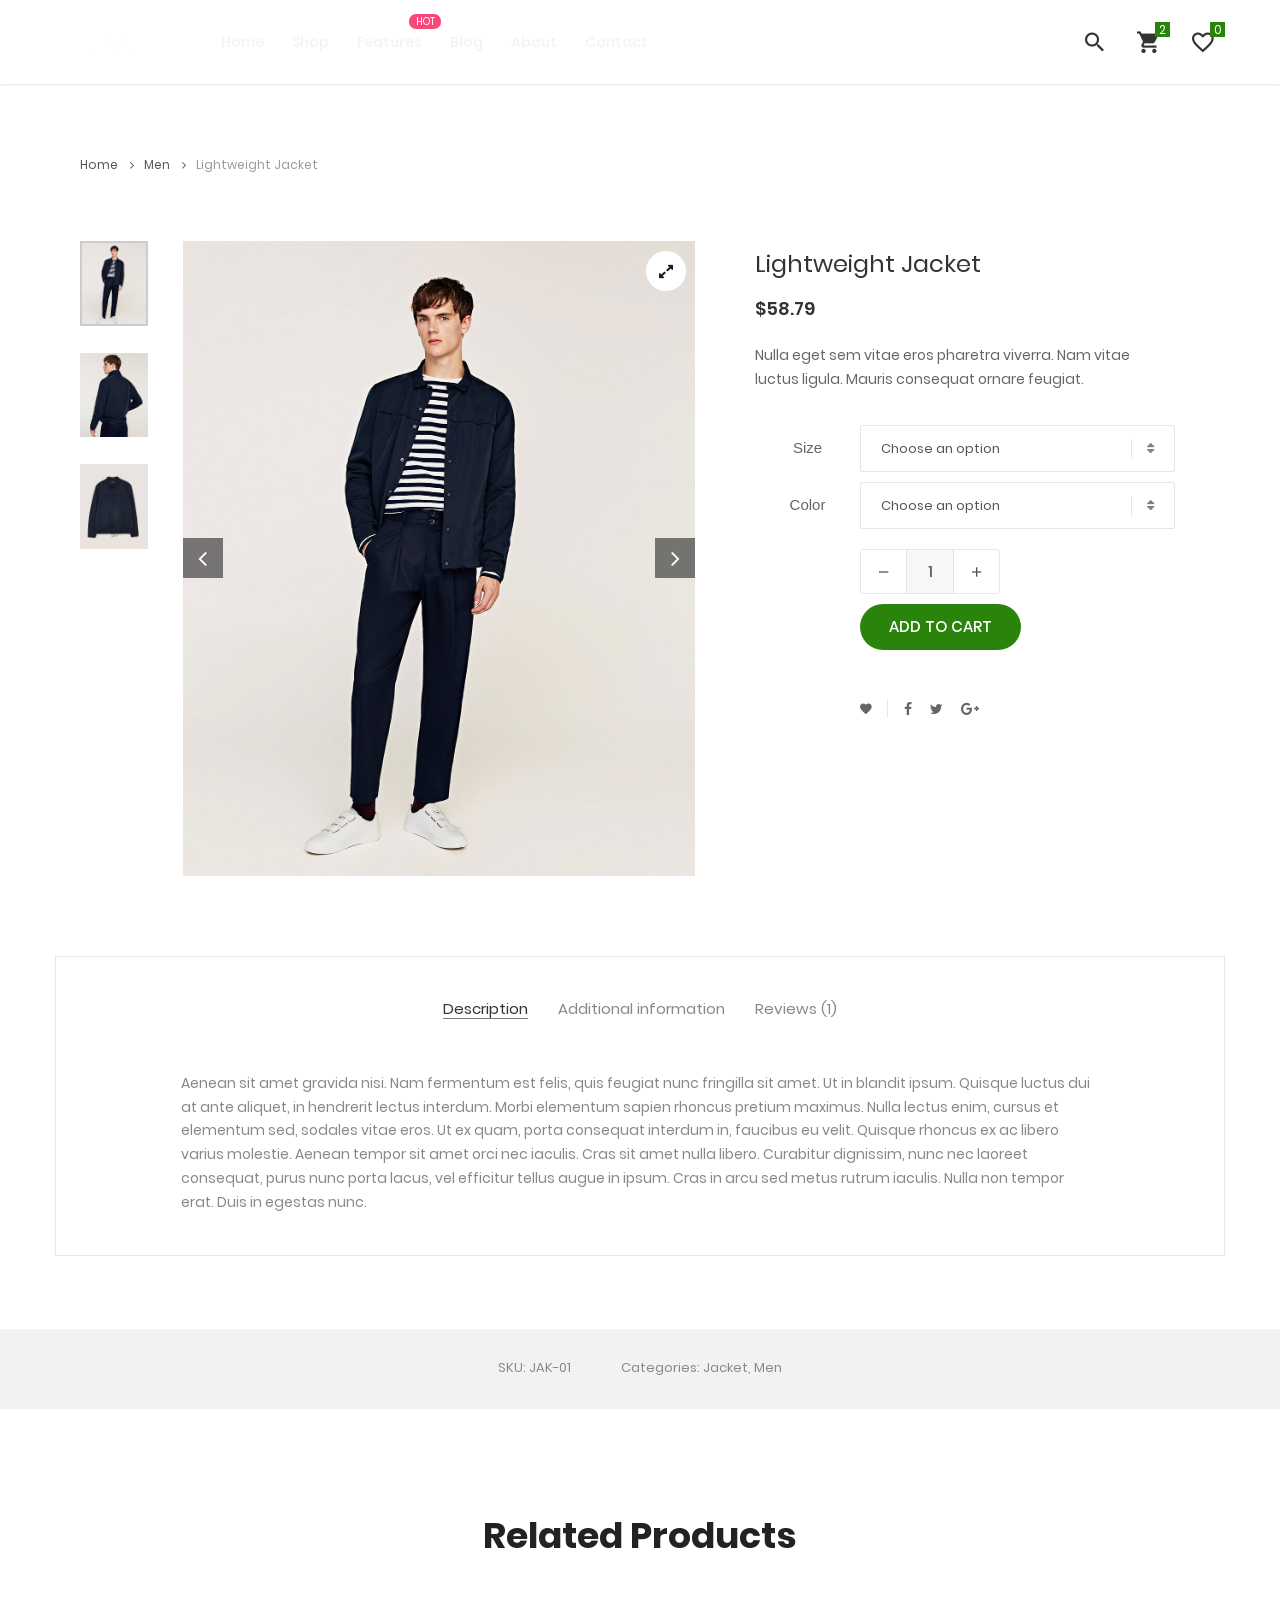
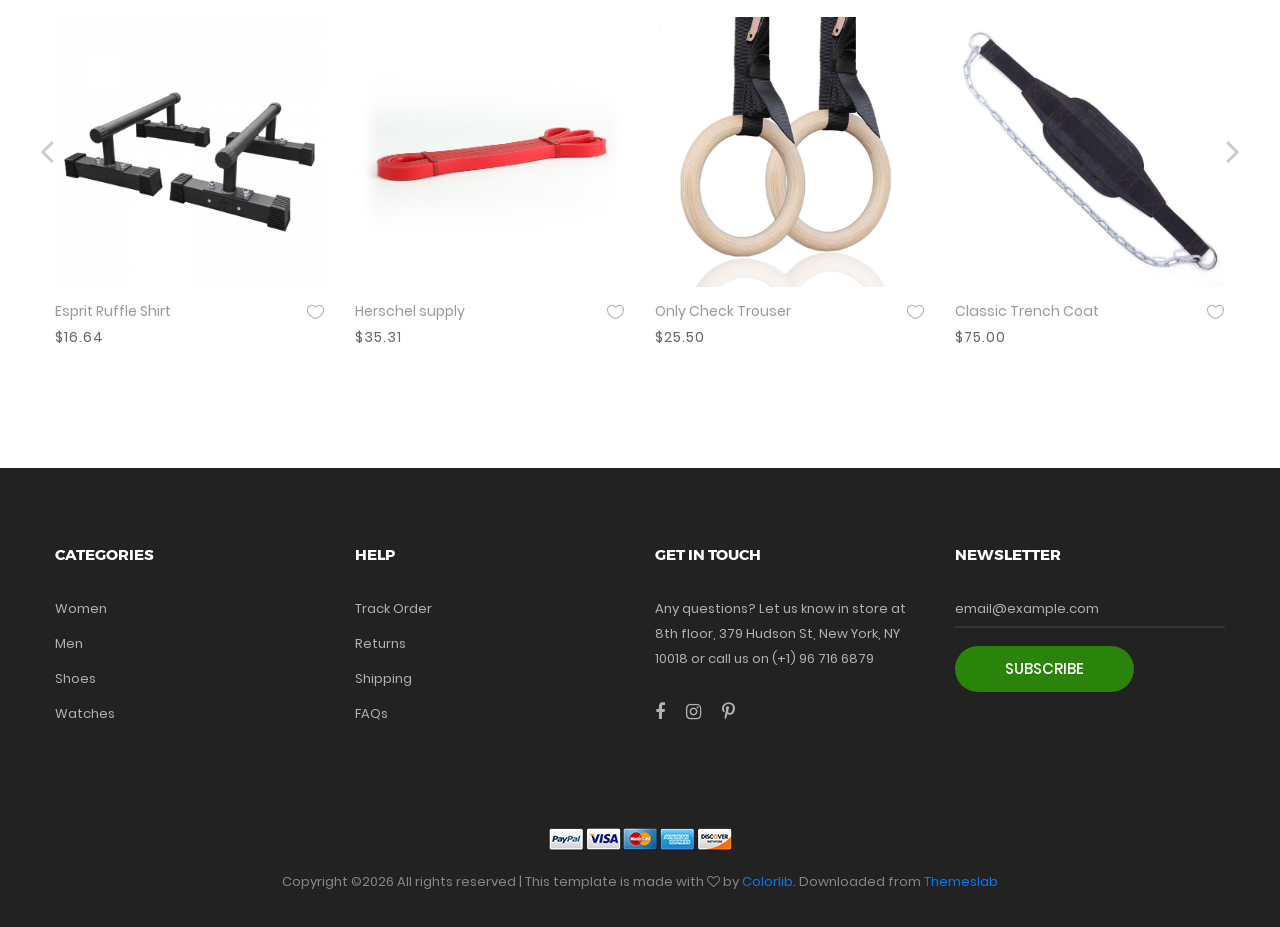
<file: product-detail.html>
<!DOCTYPE html>
<html lang="en">
<head>
	<title>Product Detail</title>
	<meta charset="UTF-8">
	<meta name="viewport" content="width=device-width, initial-scale=1">
<!--===============================================================================================-->	
	<link rel="icon" type="image/png" href="images/icons/favicon.png"/>
<!--===============================================================================================-->
	<link rel="stylesheet" type="text/css" href="vendor/bootstrap/css/bootstrap.min.css">
<!--===============================================================================================-->
	<link rel="stylesheet" type="text/css" href="fonts/font-awesome-4.7.0/css/font-awesome.min.css">
<!--===============================================================================================-->
	<link rel="stylesheet" type="text/css" href="fonts/iconic/css/material-design-iconic-font.min.css">
<!--===============================================================================================-->
	<link rel="stylesheet" type="text/css" href="fonts/linearicons-v1.0.0/icon-font.min.css">
<!--===============================================================================================-->
	<link rel="stylesheet" type="text/css" href="vendor/animate/animate.css">
<!--===============================================================================================-->	
	<link rel="stylesheet" type="text/css" href="vendor/css-hamburgers/hamburgers.min.css">
<!--===============================================================================================-->
	<link rel="stylesheet" type="text/css" href="vendor/animsition/css/animsition.min.css">
<!--===============================================================================================-->
	<link rel="stylesheet" type="text/css" href="vendor/select2/select2.min.css">
<!--===============================================================================================-->	
	<link rel="stylesheet" type="text/css" href="vendor/daterangepicker/daterangepicker.css">
<!--===============================================================================================-->
	<link rel="stylesheet" type="text/css" href="vendor/slick/slick.css">
<!--===============================================================================================-->
	<link rel="stylesheet" type="text/css" href="vendor/MagnificPopup/magnific-popup.css">
<!--===============================================================================================-->
	<link rel="stylesheet" type="text/css" href="vendor/perfect-scrollbar/perfect-scrollbar.css">
<!--===============================================================================================-->
	<link rel="stylesheet" type="text/css" href="css/util.css">
	<link rel="stylesheet" type="text/css" href="css/main.css">
<!--===============================================================================================-->
</head>
<body class="animsition">
	
	<!-- Header -->
	<header class="header-v4">
		<!-- Header desktop -->
		<div class="container-menu-desktop">
			<!-- Topbar -->
			

			<div class="wrap-menu-desktop how-shadow1">
				<nav class="limiter-menu-desktop container">
					
					<!-- Logo desktop -->		
					<a href="#" class="logo">
						<img src="images/icons/logo-01.png" alt="IMG-LOGO">
					</a>

					<!-- Menu desktop -->
					<div class="menu-desktop">
						<ul class="main-menu">
							<li>
								<a href="index.html">Home</a>
								<ul class="sub-menu">
									<li><a href="index.html">Homepage 1</a></li>
									<li><a href="home-02.html">Homepage 2</a></li>
									<li><a href="home-03.html">Homepage 3</a></li>
								</ul>
							</li>

							<li>
								<a href="product.html">Shop</a>
							</li>

							<li class="label1" data-label1="hot">
								<a href="shoping-cart.html">Features</a>
							</li>

							<li>
								<a href="blog.html">Blog</a>
							</li>

							<li>
								<a href="about.html">About</a>
							</li>

							<li>
								<a href="contact.html">Contact</a>
							</li>
						</ul>
					</div>	

					<!-- Icon header -->
					<div class="wrap-icon-header flex-w flex-r-m">
						<div class="icon-header-item cl2 hov-cl1 trans-04 p-l-22 p-r-11 js-show-modal-search">
							<i class="zmdi zmdi-search"></i>
						</div>

						<div class="icon-header-item cl2 hov-cl1 trans-04 p-l-22 p-r-11 icon-header-noti js-show-cart" data-notify="2">
							<i class="zmdi zmdi-shopping-cart"></i>
						</div>

						<a href="#" class="icon-header-item cl2 hov-cl1 trans-04 p-l-22 p-r-11 icon-header-noti" data-notify="0">
							<i class="zmdi zmdi-favorite-outline"></i>
						</a>
					</div>
				</nav>
			</div>	
		</div>

		<!-- Header Mobile -->
		<div class="wrap-header-mobile">
			<!-- Logo moblie -->		
			<div class="logo-mobile">
				<a href="index.html"><img src="images/icons/logo-01.png" alt="IMG-LOGO"></a>
			</div>

			<!-- Icon header -->
			<div class="wrap-icon-header flex-w flex-r-m m-r-15">
				<div class="icon-header-item cl2 hov-cl1 trans-04 p-r-11 js-show-modal-search">
					<i class="zmdi zmdi-search"></i>
				</div>

				<div class="icon-header-item cl2 hov-cl1 trans-04 p-r-11 p-l-10 icon-header-noti js-show-cart" data-notify="2">
					<i class="zmdi zmdi-shopping-cart"></i>
				</div>

				<a href="#" class="dis-block icon-header-item cl2 hov-cl1 trans-04 p-r-11 p-l-10 icon-header-noti" data-notify="0">
					<i class="zmdi zmdi-favorite-outline"></i>
				</a>
			</div>

			<!-- Button show menu -->
			<div class="btn-show-menu-mobile hamburger hamburger--squeeze">
				<span class="hamburger-box">
					<span class="hamburger-inner"></span>
				</span>
			</div>
		</div>


		<!-- Menu Mobile -->
		<div class="menu-mobile">
			<ul class="topbar-mobile">
				<li>
					<div class="left-top-bar">
						Free shipping for standard order over $100
					</div>
				</li>

				<li>
					<div class="right-top-bar flex-w h-full">
						<a href="#" class="flex-c-m p-lr-10 trans-04">
							Help & FAQs
						</a>

						<a href="#" class="flex-c-m p-lr-10 trans-04">
							My Account
						</a>

						<a href="#" class="flex-c-m p-lr-10 trans-04">
							EN
						</a>

						<a href="#" class="flex-c-m p-lr-10 trans-04">
							USD
						</a>
					</div>
				</li>
			</ul>

			<ul class="main-menu-m">
				<li>
					<a href="index.html">Home</a>
					<ul class="sub-menu-m">
						<li><a href="index.html">Homepage 1</a></li>
						<li><a href="home-02.html">Homepage 2</a></li>
						<li><a href="home-03.html">Homepage 3</a></li>
					</ul>
					<span class="arrow-main-menu-m">
						<i class="fa fa-angle-right" aria-hidden="true"></i>
					</span>
				</li>

				<li>
					<a href="product.html">Shop</a>
				</li>

				<li>
					<a href="shoping-cart.html" class="label1 rs1" data-label1="hot">Features</a>
				</li>

				<li>
					<a href="blog.html">Blog</a>
				</li>

				<li>
					<a href="about.html">About</a>
				</li>

				<li>
					<a href="contact.html">Contact</a>
				</li>
			</ul>
		</div>

		<!-- Modal Search -->
		<div class="modal-search-header flex-c-m trans-04 js-hide-modal-search">
			<div class="container-search-header">
				<button class="flex-c-m btn-hide-modal-search trans-04 js-hide-modal-search">
					<img src="images/icons/icon-close2.png" alt="CLOSE">
				</button>

				<form class="wrap-search-header flex-w p-l-15">
					<button class="flex-c-m trans-04">
						<i class="zmdi zmdi-search"></i>
					</button>
					<input class="plh3" type="text" name="search" placeholder="Search...">
				</form>
			</div>
		</div>
	</header>

	<!-- Cart -->
	<div class="wrap-header-cart js-panel-cart">
		<div class="s-full js-hide-cart"></div>

		<div class="header-cart flex-col-l p-l-65 p-r-25">
			<div class="header-cart-title flex-w flex-sb-m p-b-8">
				<span class="mtext-103 cl2">
					Your Cart
				</span>

				<div class="fs-35 lh-10 cl2 p-lr-5 pointer hov-cl1 trans-04 js-hide-cart">
					<i class="zmdi zmdi-close"></i>
				</div>
			</div>
			
			<div class="header-cart-content flex-w js-pscroll">
				<ul class="header-cart-wrapitem w-full">
					<li class="header-cart-item flex-w flex-t m-b-12">
						<div class="header-cart-item-img">
							<img src="images/item-cart-01.jpg" alt="IMG">
						</div>

						<div class="header-cart-item-txt p-t-8">
							<a href="#" class="header-cart-item-name m-b-18 hov-cl1 trans-04">
								White Shirt Pleat
							</a>

							<span class="header-cart-item-info">
								1 x $19.00
							</span>
						</div>
					</li>

					<li class="header-cart-item flex-w flex-t m-b-12">
						<div class="header-cart-item-img">
							<img src="images/item-cart-02.jpg" alt="IMG">
						</div>

						<div class="header-cart-item-txt p-t-8">
							<a href="#" class="header-cart-item-name m-b-18 hov-cl1 trans-04">
								Converse All Star
							</a>

							<span class="header-cart-item-info">
								1 x $39.00
							</span>
						</div>
					</li>

					<li class="header-cart-item flex-w flex-t m-b-12">
						<div class="header-cart-item-img">
							<img src="images/item-cart-03.jpg" alt="IMG">
						</div>

						<div class="header-cart-item-txt p-t-8">
							<a href="#" class="header-cart-item-name m-b-18 hov-cl1 trans-04">
								Nixon Porter Leather
							</a>

							<span class="header-cart-item-info">
								1 x $17.00
							</span>
						</div>
					</li>
				</ul>
				
				<div class="w-full">
					<div class="header-cart-total w-full p-tb-40">
						Total: $75.00
					</div>

					<div class="header-cart-buttons flex-w w-full">
						<a href="shoping-cart.html" class="flex-c-m stext-101 cl0 size-107 bg3 bor2 hov-btn3 p-lr-15 trans-04 m-r-8 m-b-10">
							View Cart
						</a>

						<a href="shoping-cart.html" class="flex-c-m stext-101 cl0 size-107 bg3 bor2 hov-btn3 p-lr-15 trans-04 m-b-10">
							Check Out
						</a>
					</div>
				</div>
			</div>
		</div>
	</div>


	<!-- breadcrumb -->
	<div class="container">
		<div class="bread-crumb flex-w p-l-25 p-r-15 p-t-30 p-lr-0-lg">
			<a href="index.html" class="stext-109 cl8 hov-cl1 trans-04">
				Home
				<i class="fa fa-angle-right m-l-9 m-r-10" aria-hidden="true"></i>
			</a>

			<a href="product.html" class="stext-109 cl8 hov-cl1 trans-04">
				Men
				<i class="fa fa-angle-right m-l-9 m-r-10" aria-hidden="true"></i>
			</a>

			<span class="stext-109 cl4">
				Lightweight Jacket
			</span>
		</div>
	</div>
		

	<!-- Product Detail -->
	<section class="sec-product-detail bg0 p-t-65 p-b-60">
		<div class="container">
			<div class="row">
				<div class="col-md-6 col-lg-7 p-b-30">
					<div class="p-l-25 p-r-30 p-lr-0-lg">
						<div class="wrap-slick3 flex-sb flex-w">
							<div class="wrap-slick3-dots"></div>
							<div class="wrap-slick3-arrows flex-sb-m flex-w"></div>

							<div class="slick3 gallery-lb">
								<div class="item-slick3" data-thumb="images/product-detail-01.jpg">
									<div class="wrap-pic-w pos-relative">
										<img src="images/product-detail-01.jpg" alt="IMG-PRODUCT">

										<a class="flex-c-m size-108 how-pos1 bor0 fs-16 cl10 bg0 hov-btn3 trans-04" href="images/product-detail-01.jpg">
											<i class="fa fa-expand"></i>
										</a>
									</div>
								</div>

								<div class="item-slick3" data-thumb="images/product-detail-02.jpg">
									<div class="wrap-pic-w pos-relative">
										<img src="images/product-detail-02.jpg" alt="IMG-PRODUCT">

										<a class="flex-c-m size-108 how-pos1 bor0 fs-16 cl10 bg0 hov-btn3 trans-04" href="images/product-detail-02.jpg">
											<i class="fa fa-expand"></i>
										</a>
									</div>
								</div>

								<div class="item-slick3" data-thumb="images/product-detail-03.jpg">
									<div class="wrap-pic-w pos-relative">
										<img src="images/product-detail-03.jpg" alt="IMG-PRODUCT">

										<a class="flex-c-m size-108 how-pos1 bor0 fs-16 cl10 bg0 hov-btn3 trans-04" href="images/product-detail-03.jpg">
											<i class="fa fa-expand"></i>
										</a>
									</div>
								</div>
							</div>
						</div>
					</div>
				</div>
					
				<div class="col-md-6 col-lg-5 p-b-30">
					<div class="p-r-50 p-t-5 p-lr-0-lg">
						<h4 class="mtext-105 cl2 js-name-detail p-b-14">
							Lightweight Jacket
						</h4>

						<span class="mtext-106 cl2">
							$58.79
						</span>

						<p class="stext-102 cl3 p-t-23">
							Nulla eget sem vitae eros pharetra viverra. Nam vitae luctus ligula. Mauris consequat ornare feugiat.
						</p>
						
						<!--  -->
						<div class="p-t-33">
							<div class="flex-w flex-r-m p-b-10">
								<div class="size-203 flex-c-m respon6">
									Size
								</div>

								<div class="size-204 respon6-next">
									<div class="rs1-select2 bor8 bg0">
										<select class="js-select2" name="time">
											<option>Choose an option</option>
											<option>Size S</option>
											<option>Size M</option>
											<option>Size L</option>
											<option>Size XL</option>
										</select>
										<div class="dropDownSelect2"></div>
									</div>
								</div>
							</div>

							<div class="flex-w flex-r-m p-b-10">
								<div class="size-203 flex-c-m respon6">
									Color
								</div>

								<div class="size-204 respon6-next">
									<div class="rs1-select2 bor8 bg0">
										<select class="js-select2" name="time">
											<option>Choose an option</option>
											<option>Red</option>
											<option>Blue</option>
											<option>White</option>
											<option>Grey</option>
										</select>
										<div class="dropDownSelect2"></div>
									</div>
								</div>
							</div>

							<div class="flex-w flex-r-m p-b-10">
								<div class="size-204 flex-w flex-m respon6-next">
									<div class="wrap-num-product flex-w m-r-20 m-tb-10">
										<div class="btn-num-product-down cl8 hov-btn3 trans-04 flex-c-m">
											<i class="fs-16 zmdi zmdi-minus"></i>
										</div>

										<input class="mtext-104 cl3 txt-center num-product" type="number" name="num-product" value="1">

										<div class="btn-num-product-up cl8 hov-btn3 trans-04 flex-c-m">
											<i class="fs-16 zmdi zmdi-plus"></i>
										</div>
									</div>

									<button class="flex-c-m stext-101 cl0 size-101 bg1 bor1 hov-btn1 p-lr-15 trans-04 js-addcart-detail">
										Add to cart
									</button>
								</div>
							</div>	
						</div>

						<!--  -->
						<div class="flex-w flex-m p-l-100 p-t-40 respon7">
							<div class="flex-m bor9 p-r-10 m-r-11">
								<a href="#" class="fs-14 cl3 hov-cl1 trans-04 lh-10 p-lr-5 p-tb-2 js-addwish-detail tooltip100" data-tooltip="Add to Wishlist">
									<i class="zmdi zmdi-favorite"></i>
								</a>
							</div>

							<a href="#" class="fs-14 cl3 hov-cl1 trans-04 lh-10 p-lr-5 p-tb-2 m-r-8 tooltip100" data-tooltip="Facebook">
								<i class="fa fa-facebook"></i>
							</a>

							<a href="#" class="fs-14 cl3 hov-cl1 trans-04 lh-10 p-lr-5 p-tb-2 m-r-8 tooltip100" data-tooltip="Twitter">
								<i class="fa fa-twitter"></i>
							</a>

							<a href="#" class="fs-14 cl3 hov-cl1 trans-04 lh-10 p-lr-5 p-tb-2 m-r-8 tooltip100" data-tooltip="Google Plus">
								<i class="fa fa-google-plus"></i>
							</a>
						</div>
					</div>
				</div>
			</div>

			<div class="bor10 m-t-50 p-t-43 p-b-40">
				<!-- Tab01 -->
				<div class="tab01">
					<!-- Nav tabs -->
					<ul class="nav nav-tabs" role="tablist">
						<li class="nav-item p-b-10">
							<a class="nav-link active" data-toggle="tab" href="#description" role="tab">Description</a>
						</li>

						<li class="nav-item p-b-10">
							<a class="nav-link" data-toggle="tab" href="#information" role="tab">Additional information</a>
						</li>

						<li class="nav-item p-b-10">
							<a class="nav-link" data-toggle="tab" href="#reviews" role="tab">Reviews (1)</a>
						</li>
					</ul>

					<!-- Tab panes -->
					<div class="tab-content p-t-43">
						<!-- - -->
						<div class="tab-pane fade show active" id="description" role="tabpanel">
							<div class="how-pos2 p-lr-15-md">
								<p class="stext-102 cl6">
									Aenean sit amet gravida nisi. Nam fermentum est felis, quis feugiat nunc fringilla sit amet. Ut in blandit ipsum. Quisque luctus dui at ante aliquet, in hendrerit lectus interdum. Morbi elementum sapien rhoncus pretium maximus. Nulla lectus enim, cursus et elementum sed, sodales vitae eros. Ut ex quam, porta consequat interdum in, faucibus eu velit. Quisque rhoncus ex ac libero varius molestie. Aenean tempor sit amet orci nec iaculis. Cras sit amet nulla libero. Curabitur dignissim, nunc nec laoreet consequat, purus nunc porta lacus, vel efficitur tellus augue in ipsum. Cras in arcu sed metus rutrum iaculis. Nulla non tempor erat. Duis in egestas nunc.
								</p>
							</div>
						</div>

						<!-- - -->
						<div class="tab-pane fade" id="information" role="tabpanel">
							<div class="row">
								<div class="col-sm-10 col-md-8 col-lg-6 m-lr-auto">
									<ul class="p-lr-28 p-lr-15-sm">
										<li class="flex-w flex-t p-b-7">
											<span class="stext-102 cl3 size-205">
												Weight
											</span>

											<span class="stext-102 cl6 size-206">
												0.79 kg
											</span>
										</li>

										<li class="flex-w flex-t p-b-7">
											<span class="stext-102 cl3 size-205">
												Dimensions
											</span>

											<span class="stext-102 cl6 size-206">
												110 x 33 x 100 cm
											</span>
										</li>

										<li class="flex-w flex-t p-b-7">
											<span class="stext-102 cl3 size-205">
												Materials
											</span>

											<span class="stext-102 cl6 size-206">
												60% cotton
											</span>
										</li>

										<li class="flex-w flex-t p-b-7">
											<span class="stext-102 cl3 size-205">
												Color
											</span>

											<span class="stext-102 cl6 size-206">
												Black, Blue, Grey, Green, Red, White
											</span>
										</li>

										<li class="flex-w flex-t p-b-7">
											<span class="stext-102 cl3 size-205">
												Size
											</span>

											<span class="stext-102 cl6 size-206">
												XL, L, M, S
											</span>
										</li>
									</ul>
								</div>
							</div>
						</div>

						<!-- - -->
						<div class="tab-pane fade" id="reviews" role="tabpanel">
							<div class="row">
								<div class="col-sm-10 col-md-8 col-lg-6 m-lr-auto">
									<div class="p-b-30 m-lr-15-sm">
										<!-- Review -->
										<div class="flex-w flex-t p-b-68">
											<div class="wrap-pic-s size-109 bor0 of-hidden m-r-18 m-t-6">
												<img src="images/avatar-01.jpg" alt="AVATAR">
											</div>

											<div class="size-207">
												<div class="flex-w flex-sb-m p-b-17">
													<span class="mtext-107 cl2 p-r-20">
														Ariana Grande
													</span>

													<span class="fs-18 cl11">
														<i class="zmdi zmdi-star"></i>
														<i class="zmdi zmdi-star"></i>
														<i class="zmdi zmdi-star"></i>
														<i class="zmdi zmdi-star"></i>
														<i class="zmdi zmdi-star-half"></i>
													</span>
												</div>

												<p class="stext-102 cl6">
													Quod autem in homine praestantissimum atque optimum est, id deseruit. Apud ceteros autem philosophos
												</p>
											</div>
										</div>
										
										<!-- Add review -->
										<form class="w-full">
											<h5 class="mtext-108 cl2 p-b-7">
												Add a review
											</h5>

											<p class="stext-102 cl6">
												Your email address will not be published. Required fields are marked *
											</p>

											<div class="flex-w flex-m p-t-50 p-b-23">
												<span class="stext-102 cl3 m-r-16">
													Your Rating
												</span>

												<span class="wrap-rating fs-18 cl11 pointer">
													<i class="item-rating pointer zmdi zmdi-star-outline"></i>
													<i class="item-rating pointer zmdi zmdi-star-outline"></i>
													<i class="item-rating pointer zmdi zmdi-star-outline"></i>
													<i class="item-rating pointer zmdi zmdi-star-outline"></i>
													<i class="item-rating pointer zmdi zmdi-star-outline"></i>
													<input class="dis-none" type="number" name="rating">
												</span>
											</div>

											<div class="row p-b-25">
												<div class="col-12 p-b-5">
													<label class="stext-102 cl3" for="review">Your review</label>
													<textarea class="size-110 bor8 stext-102 cl2 p-lr-20 p-tb-10" id="review" name="review"></textarea>
												</div>

												<div class="col-sm-6 p-b-5">
													<label class="stext-102 cl3" for="name">Name</label>
													<input class="size-111 bor8 stext-102 cl2 p-lr-20" id="name" type="text" name="name">
												</div>

												<div class="col-sm-6 p-b-5">
													<label class="stext-102 cl3" for="email">Email</label>
													<input class="size-111 bor8 stext-102 cl2 p-lr-20" id="email" type="text" name="email">
												</div>
											</div>

											<button class="flex-c-m stext-101 cl0 size-112 bg7 bor11 hov-btn3 p-lr-15 trans-04 m-b-10">
												Submit
											</button>
										</form>
									</div>
								</div>
							</div>
						</div>
					</div>
				</div>
			</div>
		</div>

		<div class="bg6 flex-c-m flex-w size-302 m-t-73 p-tb-15">
			<span class="stext-107 cl6 p-lr-25">
				SKU: JAK-01
			</span>

			<span class="stext-107 cl6 p-lr-25">
				Categories: Jacket, Men
			</span>
		</div>
	</section>


	<!-- Related Products -->
	<section class="sec-relate-product bg0 p-t-45 p-b-105">
		<div class="container">
			<div class="p-b-45">
				<h3 class="ltext-106 cl5 txt-center">
					Related Products
				</h3>
			</div>

			<!-- Slide2 -->
			<div class="wrap-slick2">
				<div class="slick2">
					<div class="item-slick2 p-l-15 p-r-15 p-t-15 p-b-15">
						<!-- Block2 -->
						<div class="block2">
							<div class="block2-pic hov-img0">
								<img src="images/product-01.jpg" alt="IMG-PRODUCT">

								<a href="#" class="block2-btn flex-c-m stext-103 cl2 size-102 bg0 bor2 hov-btn1 p-lr-15 trans-04 js-show-modal1">
									Quick View
								</a>
							</div>

							<div class="block2-txt flex-w flex-t p-t-14">
								<div class="block2-txt-child1 flex-col-l ">
									<a href="product-detail.html" class="stext-104 cl4 hov-cl1 trans-04 js-name-b2 p-b-6">
										Esprit Ruffle Shirt
									</a>

									<span class="stext-105 cl3">
										$16.64
									</span>
								</div>

								<div class="block2-txt-child2 flex-r p-t-3">
									<a href="#" class="btn-addwish-b2 dis-block pos-relative js-addwish-b2">
										<img class="icon-heart1 dis-block trans-04" src="images/icons/icon-heart-01.png" alt="ICON">
										<img class="icon-heart2 dis-block trans-04 ab-t-l" src="images/icons/icon-heart-02.png" alt="ICON">
									</a>
								</div>
							</div>
						</div>
					</div>

					<div class="item-slick2 p-l-15 p-r-15 p-t-15 p-b-15">
						<!-- Block2 -->
						<div class="block2">
							<div class="block2-pic hov-img0">
								<img src="images/product-02.jpg" alt="IMG-PRODUCT">

								<a href="#" class="block2-btn flex-c-m stext-103 cl2 size-102 bg0 bor2 hov-btn1 p-lr-15 trans-04 js-show-modal1">
									Quick View
								</a>
							</div>

							<div class="block2-txt flex-w flex-t p-t-14">
								<div class="block2-txt-child1 flex-col-l ">
									<a href="product-detail.html" class="stext-104 cl4 hov-cl1 trans-04 js-name-b2 p-b-6">
										Herschel supply
									</a>

									<span class="stext-105 cl3">
										$35.31
									</span>
								</div>

								<div class="block2-txt-child2 flex-r p-t-3">
									<a href="#" class="btn-addwish-b2 dis-block pos-relative js-addwish-b2">
										<img class="icon-heart1 dis-block trans-04" src="images/icons/icon-heart-01.png" alt="ICON">
										<img class="icon-heart2 dis-block trans-04 ab-t-l" src="images/icons/icon-heart-02.png" alt="ICON">
									</a>
								</div>
							</div>
						</div>
					</div>

					<div class="item-slick2 p-l-15 p-r-15 p-t-15 p-b-15">
						<!-- Block2 -->
						<div class="block2">
							<div class="block2-pic hov-img0">
								<img src="images/product-03.jpg" alt="IMG-PRODUCT">

								<a href="#" class="block2-btn flex-c-m stext-103 cl2 size-102 bg0 bor2 hov-btn1 p-lr-15 trans-04 js-show-modal1">
									Quick View
								</a>
							</div>

							<div class="block2-txt flex-w flex-t p-t-14">
								<div class="block2-txt-child1 flex-col-l ">
									<a href="product-detail.html" class="stext-104 cl4 hov-cl1 trans-04 js-name-b2 p-b-6">
										Only Check Trouser
									</a>

									<span class="stext-105 cl3">
										$25.50
									</span>
								</div>

								<div class="block2-txt-child2 flex-r p-t-3">
									<a href="#" class="btn-addwish-b2 dis-block pos-relative js-addwish-b2">
										<img class="icon-heart1 dis-block trans-04" src="images/icons/icon-heart-01.png" alt="ICON">
										<img class="icon-heart2 dis-block trans-04 ab-t-l" src="images/icons/icon-heart-02.png" alt="ICON">
									</a>
								</div>
							</div>
						</div>
					</div>

					<div class="item-slick2 p-l-15 p-r-15 p-t-15 p-b-15">
						<!-- Block2 -->
						<div class="block2">
							<div class="block2-pic hov-img0">
								<img src="images/product-04.jpg" alt="IMG-PRODUCT">

								<a href="#" class="block2-btn flex-c-m stext-103 cl2 size-102 bg0 bor2 hov-btn1 p-lr-15 trans-04 js-show-modal1">
									Quick View
								</a>
							</div>

							<div class="block2-txt flex-w flex-t p-t-14">
								<div class="block2-txt-child1 flex-col-l ">
									<a href="product-detail.html" class="stext-104 cl4 hov-cl1 trans-04 js-name-b2 p-b-6">
										Classic Trench Coat
									</a>

									<span class="stext-105 cl3">
										$75.00
									</span>
								</div>

								<div class="block2-txt-child2 flex-r p-t-3">
									<a href="#" class="btn-addwish-b2 dis-block pos-relative js-addwish-b2">
										<img class="icon-heart1 dis-block trans-04" src="images/icons/icon-heart-01.png" alt="ICON">
										<img class="icon-heart2 dis-block trans-04 ab-t-l" src="images/icons/icon-heart-02.png" alt="ICON">
									</a>
								</div>
							</div>
						</div>
					</div>

					<div class="item-slick2 p-l-15 p-r-15 p-t-15 p-b-15">
						<!-- Block2 -->
						<div class="block2">
							<div class="block2-pic hov-img0">
								<img src="images/product-05.jpg" alt="IMG-PRODUCT">

								<a href="#" class="block2-btn flex-c-m stext-103 cl2 size-102 bg0 bor2 hov-btn1 p-lr-15 trans-04 js-show-modal1">
									Quick View
								</a>
							</div>

							<div class="block2-txt flex-w flex-t p-t-14">
								<div class="block2-txt-child1 flex-col-l ">
									<a href="product-detail.html" class="stext-104 cl4 hov-cl1 trans-04 js-name-b2 p-b-6">
										Front Pocket Jumper
									</a>

									<span class="stext-105 cl3">
										$34.75
									</span>
								</div>

								<div class="block2-txt-child2 flex-r p-t-3">
									<a href="#" class="btn-addwish-b2 dis-block pos-relative js-addwish-b2">
										<img class="icon-heart1 dis-block trans-04" src="images/icons/icon-heart-01.png" alt="ICON">
										<img class="icon-heart2 dis-block trans-04 ab-t-l" src="images/icons/icon-heart-02.png" alt="ICON">
									</a>
								</div>
							</div>
						</div>
					</div>

					<div class="item-slick2 p-l-15 p-r-15 p-t-15 p-b-15">
						<!-- Block2 -->
						<div class="block2">
							<div class="block2-pic hov-img0">
								<img src="images/product-06.jpg" alt="IMG-PRODUCT">

								<a href="#" class="block2-btn flex-c-m stext-103 cl2 size-102 bg0 bor2 hov-btn1 p-lr-15 trans-04 js-show-modal1">
									Quick View
								</a>
							</div>

							<div class="block2-txt flex-w flex-t p-t-14">
								<div class="block2-txt-child1 flex-col-l ">
									<a href="product-detail.html" class="stext-104 cl4 hov-cl1 trans-04 js-name-b2 p-b-6">
										Vintage Inspired Classic 
									</a>

									<span class="stext-105 cl3">
										$93.20
									</span>
								</div>

								<div class="block2-txt-child2 flex-r p-t-3">
									<a href="#" class="btn-addwish-b2 dis-block pos-relative js-addwish-b2">
										<img class="icon-heart1 dis-block trans-04" src="images/icons/icon-heart-01.png" alt="ICON">
										<img class="icon-heart2 dis-block trans-04 ab-t-l" src="images/icons/icon-heart-02.png" alt="ICON">
									</a>
								</div>
							</div>
						</div>
					</div>

					<div class="item-slick2 p-l-15 p-r-15 p-t-15 p-b-15">
						<!-- Block2 -->
						<div class="block2">
							<div class="block2-pic hov-img0">
								<img src="images/product-07.jpg" alt="IMG-PRODUCT">

								<a href="#" class="block2-btn flex-c-m stext-103 cl2 size-102 bg0 bor2 hov-btn1 p-lr-15 trans-04 js-show-modal1">
									Quick View
								</a>
							</div>

							<div class="block2-txt flex-w flex-t p-t-14">
								<div class="block2-txt-child1 flex-col-l ">
									<a href="product-detail.html" class="stext-104 cl4 hov-cl1 trans-04 js-name-b2 p-b-6">
										Shirt in Stretch Cotton
									</a>

									<span class="stext-105 cl3">
										$52.66
									</span>
								</div>

								<div class="block2-txt-child2 flex-r p-t-3">
									<a href="#" class="btn-addwish-b2 dis-block pos-relative js-addwish-b2">
										<img class="icon-heart1 dis-block trans-04" src="images/icons/icon-heart-01.png" alt="ICON">
										<img class="icon-heart2 dis-block trans-04 ab-t-l" src="images/icons/icon-heart-02.png" alt="ICON">
									</a>
								</div>
							</div>
						</div>
					</div>

					<div class="item-slick2 p-l-15 p-r-15 p-t-15 p-b-15">
						<!-- Block2 -->
						<div class="block2">
							<div class="block2-pic hov-img0">
								<img src="images/product-08.jpg" alt="IMG-PRODUCT">

								<a href="#" class="block2-btn flex-c-m stext-103 cl2 size-102 bg0 bor2 hov-btn1 p-lr-15 trans-04 js-show-modal1">
									Quick View
								</a>
							</div>

							<div class="block2-txt flex-w flex-t p-t-14">
								<div class="block2-txt-child1 flex-col-l ">
									<a href="product-detail.html" class="stext-104 cl4 hov-cl1 trans-04 js-name-b2 p-b-6">
										Pieces Metallic Printed
									</a>

									<span class="stext-105 cl3">
										$18.96
									</span>
								</div>

								<div class="block2-txt-child2 flex-r p-t-3">
									<a href="#" class="btn-addwish-b2 dis-block pos-relative js-addwish-b2">
										<img class="icon-heart1 dis-block trans-04" src="images/icons/icon-heart-01.png" alt="ICON">
										<img class="icon-heart2 dis-block trans-04 ab-t-l" src="images/icons/icon-heart-02.png" alt="ICON">
									</a>
								</div>
							</div>
						</div>
					</div>
				</div>
			</div>
		</div>
	</section>
		

	<!-- Footer -->
	<footer class="bg3 p-t-75 p-b-32">
		<div class="container">
			<div class="row">
				<div class="col-sm-6 col-lg-3 p-b-50">
					<h4 class="stext-301 cl0 p-b-30">
						Categories
					</h4>

					<ul>
						<li class="p-b-10">
							<a href="#" class="stext-107 cl7 hov-cl1 trans-04">
								Women
							</a>
						</li>

						<li class="p-b-10">
							<a href="#" class="stext-107 cl7 hov-cl1 trans-04">
								Men
							</a>
						</li>

						<li class="p-b-10">
							<a href="#" class="stext-107 cl7 hov-cl1 trans-04">
								Shoes
							</a>
						</li>

						<li class="p-b-10">
							<a href="#" class="stext-107 cl7 hov-cl1 trans-04">
								Watches
							</a>
						</li>
					</ul>
				</div>

				<div class="col-sm-6 col-lg-3 p-b-50">
					<h4 class="stext-301 cl0 p-b-30">
						Help
					</h4>

					<ul>
						<li class="p-b-10">
							<a href="#" class="stext-107 cl7 hov-cl1 trans-04">
								Track Order
							</a>
						</li>

						<li class="p-b-10">
							<a href="#" class="stext-107 cl7 hov-cl1 trans-04">
								Returns 
							</a>
						</li>

						<li class="p-b-10">
							<a href="#" class="stext-107 cl7 hov-cl1 trans-04">
								Shipping
							</a>
						</li>

						<li class="p-b-10">
							<a href="#" class="stext-107 cl7 hov-cl1 trans-04">
								FAQs
							</a>
						</li>
					</ul>
				</div>

				<div class="col-sm-6 col-lg-3 p-b-50">
					<h4 class="stext-301 cl0 p-b-30">
						GET IN TOUCH
					</h4>

					<p class="stext-107 cl7 size-201">
						Any questions? Let us know in store at 8th floor, 379 Hudson St, New York, NY 10018 or call us on (+1) 96 716 6879
					</p>

					<div class="p-t-27">
						<a href="#" class="fs-18 cl7 hov-cl1 trans-04 m-r-16">
							<i class="fa fa-facebook"></i>
						</a>

						<a href="#" class="fs-18 cl7 hov-cl1 trans-04 m-r-16">
							<i class="fa fa-instagram"></i>
						</a>

						<a href="#" class="fs-18 cl7 hov-cl1 trans-04 m-r-16">
							<i class="fa fa-pinterest-p"></i>
						</a>
					</div>
				</div>

				<div class="col-sm-6 col-lg-3 p-b-50">
					<h4 class="stext-301 cl0 p-b-30">
						Newsletter
					</h4>

					<form>
						<div class="wrap-input1 w-full p-b-4">
							<input class="input1 bg-none plh1 stext-107 cl7" type="text" name="email" placeholder="email@example.com">
							<div class="focus-input1 trans-04"></div>
						</div>

						<div class="p-t-18">
							<button class="flex-c-m stext-101 cl0 size-103 bg1 bor1 hov-btn2 p-lr-15 trans-04">
								Subscribe
							</button>
						</div>
					</form>
				</div>
			</div>

			<div class="p-t-40">
				<div class="flex-c-m flex-w p-b-18">
					<a href="#" class="m-all-1">
						<img src="images/icons/icon-pay-01.png" alt="ICON-PAY">
					</a>

					<a href="#" class="m-all-1">
						<img src="images/icons/icon-pay-02.png" alt="ICON-PAY">
					</a>

					<a href="#" class="m-all-1">
						<img src="images/icons/icon-pay-03.png" alt="ICON-PAY">
					</a>

					<a href="#" class="m-all-1">
						<img src="images/icons/icon-pay-04.png" alt="ICON-PAY">
					</a>

					<a href="#" class="m-all-1">
						<img src="images/icons/icon-pay-05.png" alt="ICON-PAY">
					</a>
				</div>

				<p class="stext-107 cl6 txt-center">
					<!-- Link back to Colorlib can't be removed. Template is licensed under CC BY 3.0. -->
Copyright &copy;<script>document.write(new Date().getFullYear());</script> All rights reserved | This template is made with <i class="fa fa-heart-o" aria-hidden="true"></i> by <a href="https://colorlib.com" target="_blank">Colorlib</a>. 
Downloaded from <a href="https://themeslab.org/" target="_blank">Themeslab</a>
<!-- Link back to Colorlib can't be removed. Template is licensed under CC BY 3.0. -->

				</p>
			</div>
		</div>
	</footer>


	<!-- Back to top -->
	<div class="btn-back-to-top" id="myBtn">
		<span class="symbol-btn-back-to-top">
			<i class="zmdi zmdi-chevron-up"></i>
		</span>
	</div>

	<!-- Modal1 -->
	<div class="wrap-modal1 js-modal1 p-t-60 p-b-20">
		<div class="overlay-modal1 js-hide-modal1"></div>

		<div class="container">
			<div class="bg0 p-t-60 p-b-30 p-lr-15-lg how-pos3-parent">
				<button class="how-pos3 hov3 trans-04 js-hide-modal1">
					<img src="images/icons/icon-close.png" alt="CLOSE">
				</button>

				<div class="row">
					<div class="col-md-6 col-lg-7 p-b-30">
						<div class="p-l-25 p-r-30 p-lr-0-lg">
							<div class="wrap-slick3 flex-sb flex-w">
								<div class="wrap-slick3-dots"></div>
								<div class="wrap-slick3-arrows flex-sb-m flex-w"></div>

								<div class="slick3 gallery-lb">
									<div class="item-slick3" data-thumb="images/product-detail-01.jpg">
										<div class="wrap-pic-w pos-relative">
											<img src="images/product-detail-01.jpg" alt="IMG-PRODUCT">

											<a class="flex-c-m size-108 how-pos1 bor0 fs-16 cl10 bg0 hov-btn3 trans-04" href="images/product-detail-01.jpg">
												<i class="fa fa-expand"></i>
											</a>
										</div>
									</div>

									<div class="item-slick3" data-thumb="images/product-detail-02.jpg">
										<div class="wrap-pic-w pos-relative">
											<img src="images/product-detail-02.jpg" alt="IMG-PRODUCT">

											<a class="flex-c-m size-108 how-pos1 bor0 fs-16 cl10 bg0 hov-btn3 trans-04" href="images/product-detail-02.jpg">
												<i class="fa fa-expand"></i>
											</a>
										</div>
									</div>

									<div class="item-slick3" data-thumb="images/product-detail-03.jpg">
										<div class="wrap-pic-w pos-relative">
											<img src="images/product-detail-03.jpg" alt="IMG-PRODUCT">

											<a class="flex-c-m size-108 how-pos1 bor0 fs-16 cl10 bg0 hov-btn3 trans-04" href="images/product-detail-03.jpg">
												<i class="fa fa-expand"></i>
											</a>
										</div>
									</div>
								</div>
							</div>
						</div>
					</div>
					
					<div class="col-md-6 col-lg-5 p-b-30">
						<div class="p-r-50 p-t-5 p-lr-0-lg">
							<h4 class="mtext-105 cl2 js-name-detail p-b-14">
								Lightweight Jacket
							</h4>

							<span class="mtext-106 cl2">
								$58.79
							</span>

							<p class="stext-102 cl3 p-t-23">
								Nulla eget sem vitae eros pharetra viverra. Nam vitae luctus ligula. Mauris consequat ornare feugiat.
							</p>
							
							<!--  -->
							<div class="p-t-33">
								<div class="flex-w flex-r-m p-b-10">
									<div class="size-203 flex-c-m respon6">
										Size
									</div>

									<div class="size-204 respon6-next">
										<div class="rs1-select2 bor8 bg0">
											<select class="js-select2" name="time">
												<option>Choose an option</option>
												<option>Size S</option>
												<option>Size M</option>
												<option>Size L</option>
												<option>Size XL</option>
											</select>
											<div class="dropDownSelect2"></div>
										</div>
									</div>
								</div>

								<div class="flex-w flex-r-m p-b-10">
									<div class="size-203 flex-c-m respon6">
										Color
									</div>

									<div class="size-204 respon6-next">
										<div class="rs1-select2 bor8 bg0">
											<select class="js-select2" name="time">
												<option>Choose an option</option>
												<option>Red</option>
												<option>Blue</option>
												<option>White</option>
												<option>Grey</option>
											</select>
											<div class="dropDownSelect2"></div>
										</div>
									</div>
								</div>

								<div class="flex-w flex-r-m p-b-10">
									<div class="size-204 flex-w flex-m respon6-next">
										<div class="wrap-num-product flex-w m-r-20 m-tb-10">
											<div class="btn-num-product-down cl8 hov-btn3 trans-04 flex-c-m">
												<i class="fs-16 zmdi zmdi-minus"></i>
											</div>

											<input class="mtext-104 cl3 txt-center num-product" type="number" name="num-product" value="1">

											<div class="btn-num-product-up cl8 hov-btn3 trans-04 flex-c-m">
												<i class="fs-16 zmdi zmdi-plus"></i>
											</div>
										</div>

										<button class="flex-c-m stext-101 cl0 size-101 bg1 bor1 hov-btn1 p-lr-15 trans-04 js-addcart-detail">
											Add to cart
										</button>
									</div>
								</div>	
							</div>

							<!--  -->
							<div class="flex-w flex-m p-l-100 p-t-40 respon7">
								<div class="flex-m bor9 p-r-10 m-r-11">
									<a href="#" class="fs-14 cl3 hov-cl1 trans-04 lh-10 p-lr-5 p-tb-2 js-addwish-detail tooltip100" data-tooltip="Add to Wishlist">
										<i class="zmdi zmdi-favorite"></i>
									</a>
								</div>

								<a href="#" class="fs-14 cl3 hov-cl1 trans-04 lh-10 p-lr-5 p-tb-2 m-r-8 tooltip100" data-tooltip="Facebook">
									<i class="fa fa-facebook"></i>
								</a>

								<a href="#" class="fs-14 cl3 hov-cl1 trans-04 lh-10 p-lr-5 p-tb-2 m-r-8 tooltip100" data-tooltip="Twitter">
									<i class="fa fa-twitter"></i>
								</a>

								<a href="#" class="fs-14 cl3 hov-cl1 trans-04 lh-10 p-lr-5 p-tb-2 m-r-8 tooltip100" data-tooltip="Google Plus">
									<i class="fa fa-google-plus"></i>
								</a>
							</div>
						</div>
					</div>
				</div>
			</div>
		</div>
	</div>

<!--===============================================================================================-->	
	<script src="vendor/jquery/jquery-3.2.1.min.js"></script>
<!--===============================================================================================-->
	<script src="vendor/animsition/js/animsition.min.js"></script>
<!--===============================================================================================-->
	<script src="vendor/bootstrap/js/popper.js"></script>
	<script src="vendor/bootstrap/js/bootstrap.min.js"></script>
<!--===============================================================================================-->
	<script src="vendor/select2/select2.min.js"></script>
	<script>
		$(".js-select2").each(function(){
			$(this).select2({
				minimumResultsForSearch: 20,
				dropdownParent: $(this).next('.dropDownSelect2')
			});
		})
	</script>
<!--===============================================================================================-->
	<script src="vendor/daterangepicker/moment.min.js"></script>
	<script src="vendor/daterangepicker/daterangepicker.js"></script>
<!--===============================================================================================-->
	<script src="vendor/slick/slick.min.js"></script>
	<script src="js/slick-custom.js"></script>
<!--===============================================================================================-->
	<script src="vendor/parallax100/parallax100.js"></script>
	<script>
        $('.parallax100').parallax100();
	</script>
<!--===============================================================================================-->
	<script src="vendor/MagnificPopup/jquery.magnific-popup.min.js"></script>
	<script>
		$('.gallery-lb').each(function() { // the containers for all your galleries
			$(this).magnificPopup({
		        delegate: 'a', // the selector for gallery item
		        type: 'image',
		        gallery: {
		        	enabled:true
		        },
		        mainClass: 'mfp-fade'
		    });
		});
	</script>
<!--===============================================================================================-->
	<script src="vendor/isotope/isotope.pkgd.min.js"></script>
<!--===============================================================================================-->
	<script src="vendor/sweetalert/sweetalert.min.js"></script>
	<script>
		$('.js-addwish-b2, .js-addwish-detail').on('click', function(e){
			e.preventDefault();
		});

		$('.js-addwish-b2').each(function(){
			var nameProduct = $(this).parent().parent().find('.js-name-b2').html();
			$(this).on('click', function(){
				swal(nameProduct, "is added to wishlist !", "success");

				$(this).addClass('js-addedwish-b2');
				$(this).off('click');
			});
		});

		$('.js-addwish-detail').each(function(){
			var nameProduct = $(this).parent().parent().parent().find('.js-name-detail').html();

			$(this).on('click', function(){
				swal(nameProduct, "is added to wishlist !", "success");

				$(this).addClass('js-addedwish-detail');
				$(this).off('click');
			});
		});

		/*---------------------------------------------*/

		$('.js-addcart-detail').each(function(){
			var nameProduct = $(this).parent().parent().parent().parent().find('.js-name-detail').html();
			$(this).on('click', function(){
				swal(nameProduct, "is added to cart !", "success");
			});
		});
	
	</script>
<!--===============================================================================================-->
	<script src="vendor/perfect-scrollbar/perfect-scrollbar.min.js"></script>
	<script>
		$('.js-pscroll').each(function(){
			$(this).css('position','relative');
			$(this).css('overflow','hidden');
			var ps = new PerfectScrollbar(this, {
				wheelSpeed: 1,
				scrollingThreshold: 1000,
				wheelPropagation: false,
			});

			$(window).on('resize', function(){
				ps.update();
			})
		});
	</script>
<!--===============================================================================================-->
	<script src="js/main.js"></script>

</body>
</html>
</file>
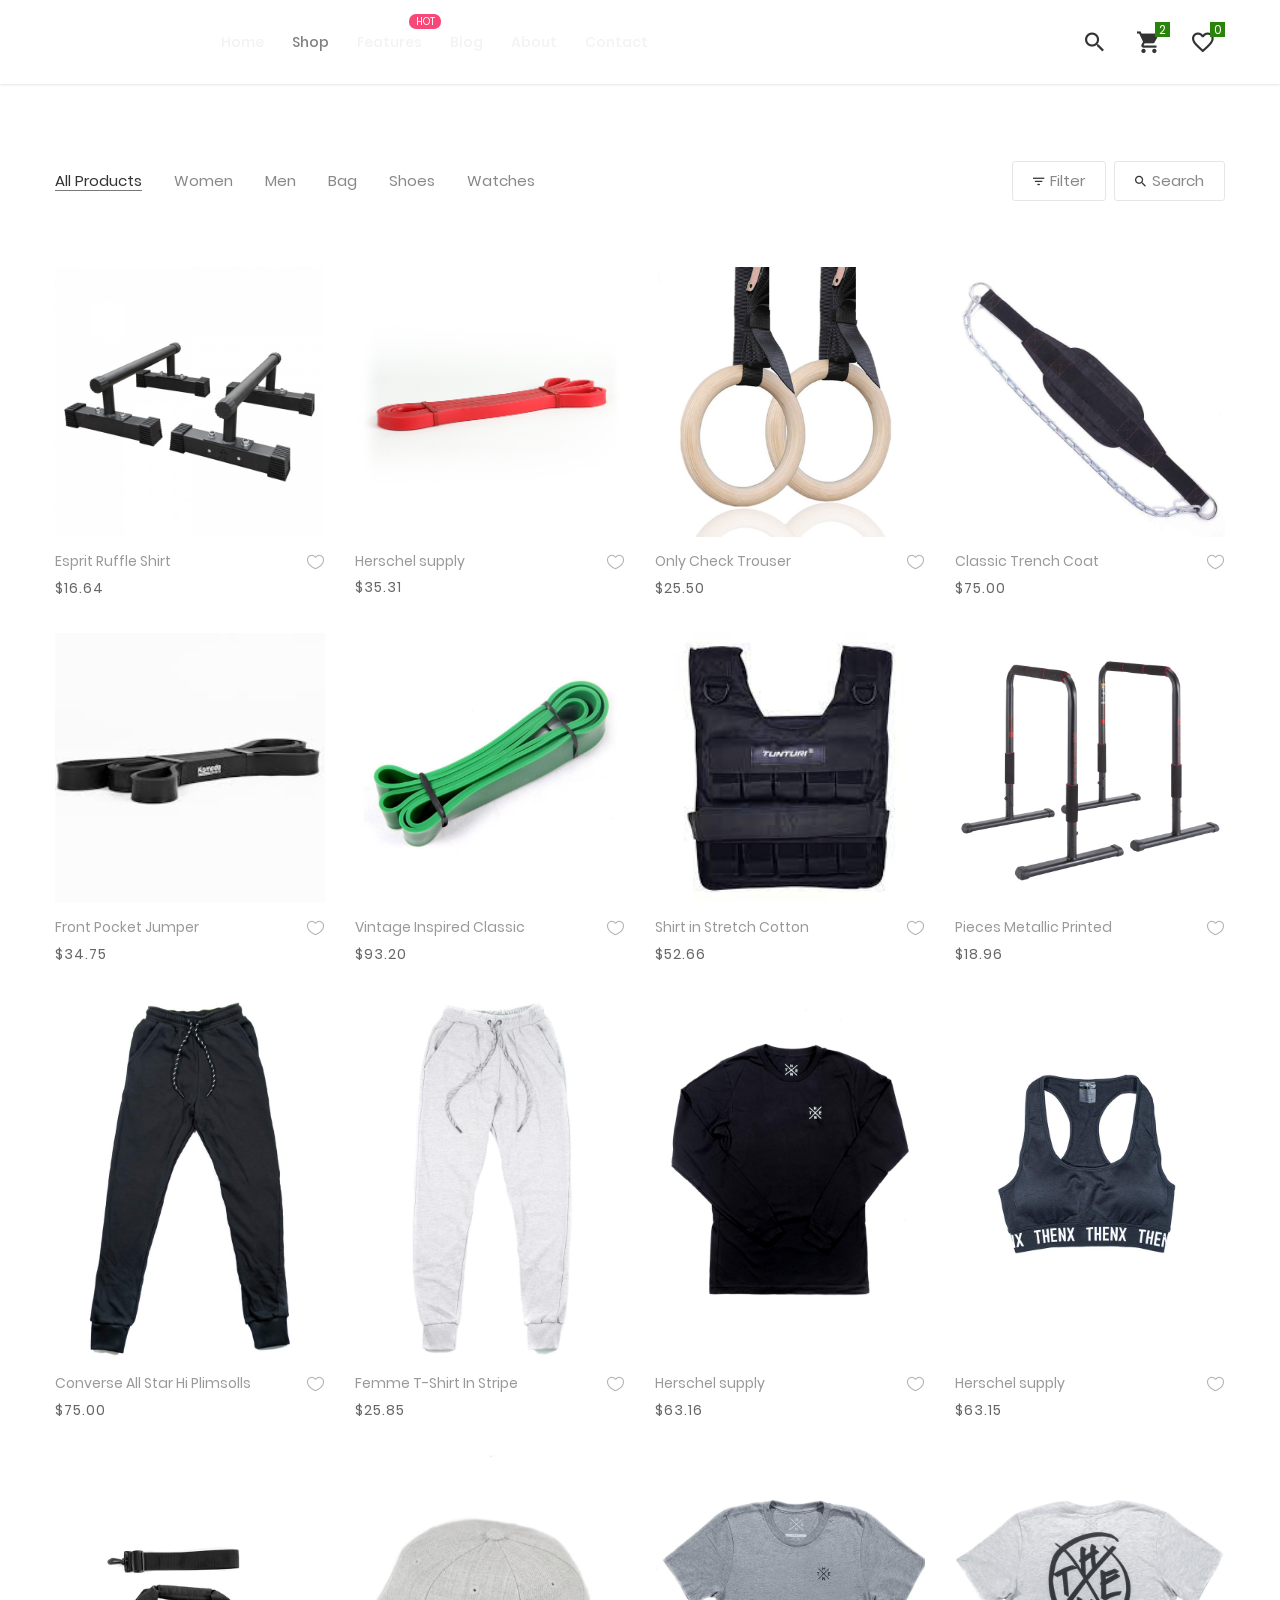
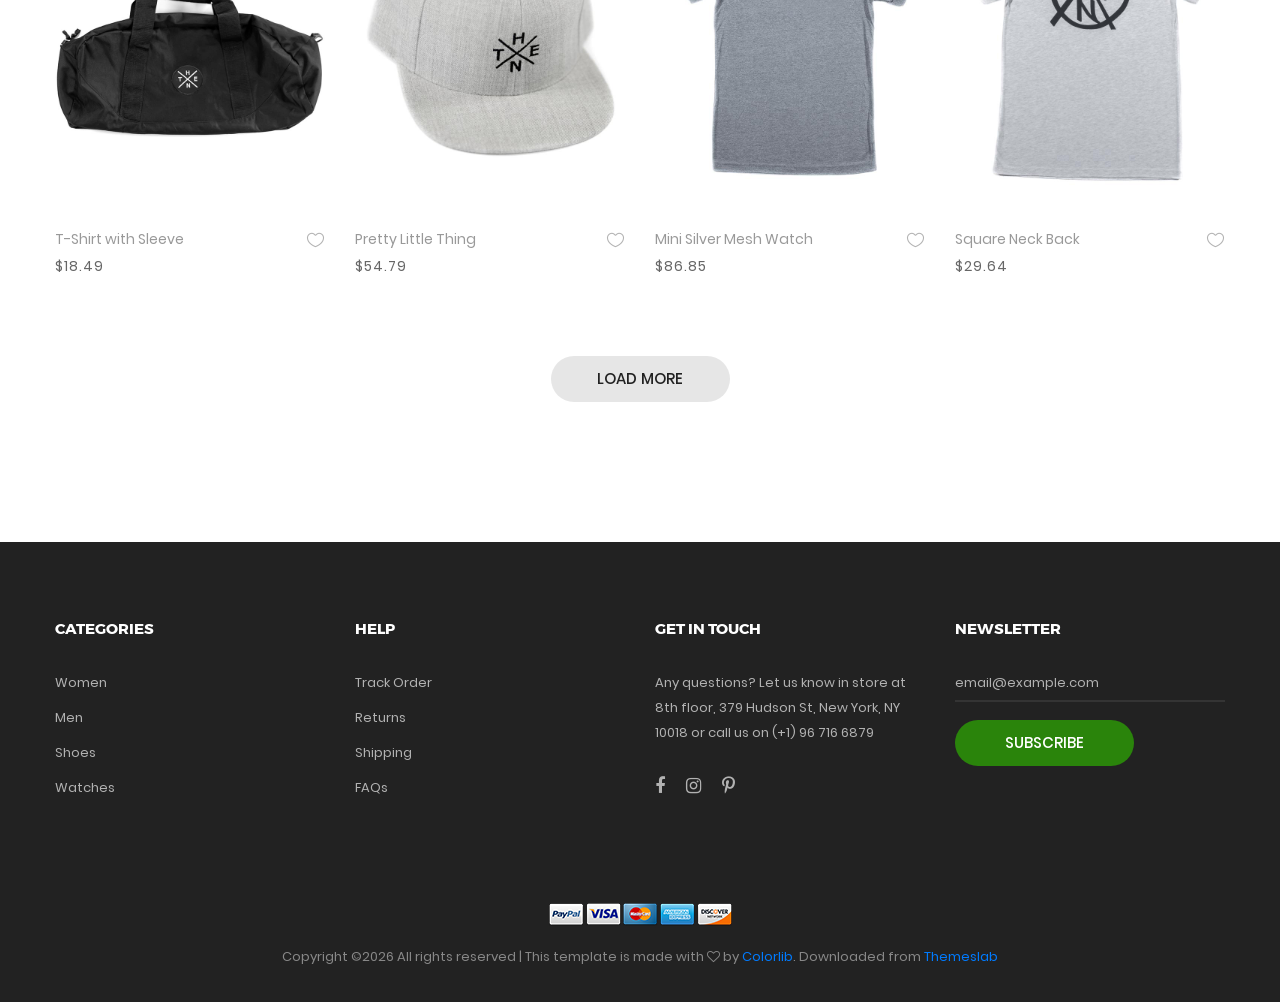
<file: product.html>
<!DOCTYPE html>
<html lang="en">
<head>
	<title>Product</title>
	<meta charset="UTF-8">
	<meta name="viewport" content="width=device-width, initial-scale=1">
<!--===============================================================================================-->	
	<link rel="icon" type="image/png" href="images/icons/favicon.png"/>
<!--===============================================================================================-->
	<link rel="stylesheet" type="text/css" href="vendor/bootstrap/css/bootstrap.min.css">
<!--===============================================================================================-->
	<link rel="stylesheet" type="text/css" href="fonts/font-awesome-4.7.0/css/font-awesome.min.css">
<!--===============================================================================================-->
	<link rel="stylesheet" type="text/css" href="fonts/iconic/css/material-design-iconic-font.min.css">
<!--===============================================================================================-->
	<link rel="stylesheet" type="text/css" href="fonts/linearicons-v1.0.0/icon-font.min.css">
<!--===============================================================================================-->
	<link rel="stylesheet" type="text/css" href="vendor/animate/animate.css">
<!--===============================================================================================-->	
	<link rel="stylesheet" type="text/css" href="vendor/css-hamburgers/hamburgers.min.css">
<!--===============================================================================================-->
	<link rel="stylesheet" type="text/css" href="vendor/animsition/css/animsition.min.css">
<!--===============================================================================================-->
	<link rel="stylesheet" type="text/css" href="vendor/select2/select2.min.css">
<!--===============================================================================================-->	
	<link rel="stylesheet" type="text/css" href="vendor/daterangepicker/daterangepicker.css">
<!--===============================================================================================-->
	<link rel="stylesheet" type="text/css" href="vendor/slick/slick.css">
<!--===============================================================================================-->
	<link rel="stylesheet" type="text/css" href="vendor/MagnificPopup/magnific-popup.css">
<!--===============================================================================================-->
	<link rel="stylesheet" type="text/css" href="vendor/perfect-scrollbar/perfect-scrollbar.css">
<!--===============================================================================================-->
	<link rel="stylesheet" type="text/css" href="css/util.css">
	<link rel="stylesheet" type="text/css" href="css/main.css">
<!--===============================================================================================-->
</head>
<body class="animsition">
	
	<!-- Header -->
	<header class="header-v4">
		<!-- Header desktop -->
		<div class="container-menu-desktop">
			<!-- Topbar -->
			

			<div class="wrap-menu-desktop how-shadow1">
				<nav class="limiter-menu-desktop container">
					
					<!-- Logo desktop -->		
					<a href="#" class="logo">
						<img src="images/icons/logo-01.png" alt="IMG-LOGO">
					</a>

					<!-- Menu desktop -->
					<div class="menu-desktop">
						<ul class="main-menu">
							<li>
								<a href="index.html">Home</a>
								<ul class="sub-menu">
									<li><a href="index.html">Homepage 1</a></li>
									<li><a href="home-02.html">Homepage 2</a></li>
									<li><a href="home-03.html">Homepage 3</a></li>
								</ul>
							</li>

							<li class="active-menu">
								<a href="product.html">Shop</a>
							</li>

							<li class="label1" data-label1="hot">
								<a href="shoping-cart.html">Features</a>
							</li>

							<li>
								<a href="blog.html">Blog</a>
							</li>

							<li>
								<a href="about.html">About</a>
							</li>

							<li>
								<a href="contact.html">Contact</a>
							</li>
						</ul>
					</div>	

					<!-- Icon header -->
					<div class="wrap-icon-header flex-w flex-r-m">
						<div class="icon-header-item cl2 hov-cl1 trans-04 p-l-22 p-r-11 js-show-modal-search">
							<i class="zmdi zmdi-search"></i>
						</div>

						<div class="icon-header-item cl2 hov-cl1 trans-04 p-l-22 p-r-11 icon-header-noti js-show-cart" data-notify="2">
							<i class="zmdi zmdi-shopping-cart"></i>
						</div>

						<a href="#" class="icon-header-item cl2 hov-cl1 trans-04 p-l-22 p-r-11 icon-header-noti" data-notify="0">
							<i class="zmdi zmdi-favorite-outline"></i>
						</a>
					</div>
				</nav>
			</div>	
		</div>

		<!-- Header Mobile -->
		<div class="wrap-header-mobile">
			<!-- Logo moblie -->		
			<div class="logo-mobile">
				<a href="index.html"><img src="images/icons/logo-01.png" alt="IMG-LOGO"></a>
			</div>

			<!-- Icon header -->
			<div class="wrap-icon-header flex-w flex-r-m m-r-15">
				<div class="icon-header-item cl2 hov-cl1 trans-04 p-r-11 js-show-modal-search">
					<i class="zmdi zmdi-search"></i>
				</div>

				<div class="icon-header-item cl2 hov-cl1 trans-04 p-r-11 p-l-10 icon-header-noti js-show-cart" data-notify="2">
					<i class="zmdi zmdi-shopping-cart"></i>
				</div>

				<a href="#" class="dis-block icon-header-item cl2 hov-cl1 trans-04 p-r-11 p-l-10 icon-header-noti" data-notify="0">
					<i class="zmdi zmdi-favorite-outline"></i>
				</a>
			</div>

			<!-- Button show menu -->
			<div class="btn-show-menu-mobile hamburger hamburger--squeeze">
				<span class="hamburger-box">
					<span class="hamburger-inner"></span>
				</span>
			</div>
		</div>


		<!-- Menu Mobile -->
		<div class="menu-mobile">
			<ul class="topbar-mobile">
				<li>
					<div class="left-top-bar">
						Free shipping for standard order over $100
					</div>
				</li>

				<li>
					<div class="right-top-bar flex-w h-full">
						<a href="#" class="flex-c-m p-lr-10 trans-04">
							Help & FAQs
						</a>

						<a href="#" class="flex-c-m p-lr-10 trans-04">
							My Account
						</a>

						<a href="#" class="flex-c-m p-lr-10 trans-04">
							EN
						</a>

						<a href="#" class="flex-c-m p-lr-10 trans-04">
							USD
						</a>
					</div>
				</li>
			</ul>

			<ul class="main-menu-m">
				<li>
					<a href="index.html">Home</a>
					<ul class="sub-menu-m">
						<li><a href="index.html">Homepage 1</a></li>
						<li><a href="home-02.html">Homepage 2</a></li>
						<li><a href="home-03.html">Homepage 3</a></li>
					</ul>
					<span class="arrow-main-menu-m">
						<i class="fa fa-angle-right" aria-hidden="true"></i>
					</span>
				</li>

				<li>
					<a href="product.html">Shop</a>
				</li>

				<li>
					<a href="shoping-cart.html" class="label1 rs1" data-label1="hot">Features</a>
				</li>

				<li>
					<a href="blog.html">Blog</a>
				</li>

				<li>
					<a href="about.html">About</a>
				</li>

				<li>
					<a href="contact.html">Contact</a>
				</li>
			</ul>
		</div>

		<!-- Modal Search -->
		<div class="modal-search-header flex-c-m trans-04 js-hide-modal-search">
			<div class="container-search-header">
				<button class="flex-c-m btn-hide-modal-search trans-04 js-hide-modal-search">
					<img src="images/icons/icon-close2.png" alt="CLOSE">
				</button>

				<form class="wrap-search-header flex-w p-l-15">
					<button class="flex-c-m trans-04">
						<i class="zmdi zmdi-search"></i>
					</button>
					<input class="plh3" type="text" name="search" placeholder="Search...">
				</form>
			</div>
		</div>
	</header>

	<!-- Cart -->
	<div class="wrap-header-cart js-panel-cart">
		<div class="s-full js-hide-cart"></div>

		<div class="header-cart flex-col-l p-l-65 p-r-25">
			<div class="header-cart-title flex-w flex-sb-m p-b-8">
				<span class="mtext-103 cl2">
					Your Cart
				</span>

				<div class="fs-35 lh-10 cl2 p-lr-5 pointer hov-cl1 trans-04 js-hide-cart">
					<i class="zmdi zmdi-close"></i>
				</div>
			</div>
			
			<div class="header-cart-content flex-w js-pscroll">
				<ul class="header-cart-wrapitem w-full">
					<li class="header-cart-item flex-w flex-t m-b-12">
						<div class="header-cart-item-img">
							<img src="images/item-cart-01.jpg" alt="IMG">
						</div>

						<div class="header-cart-item-txt p-t-8">
							<a href="#" class="header-cart-item-name m-b-18 hov-cl1 trans-04">
								White Shirt Pleat
							</a>

							<span class="header-cart-item-info">
								1 x $19.00
							</span>
						</div>
					</li>

					<li class="header-cart-item flex-w flex-t m-b-12">
						<div class="header-cart-item-img">
							<img src="images/item-cart-02.jpg" alt="IMG">
						</div>

						<div class="header-cart-item-txt p-t-8">
							<a href="#" class="header-cart-item-name m-b-18 hov-cl1 trans-04">
								Converse All Star
							</a>

							<span class="header-cart-item-info">
								1 x $39.00
							</span>
						</div>
					</li>

					<li class="header-cart-item flex-w flex-t m-b-12">
						<div class="header-cart-item-img">
							<img src="images/item-cart-03.jpg" alt="IMG">
						</div>

						<div class="header-cart-item-txt p-t-8">
							<a href="#" class="header-cart-item-name m-b-18 hov-cl1 trans-04">
								Nixon Porter Leather
							</a>

							<span class="header-cart-item-info">
								1 x $17.00
							</span>
						</div>
					</li>
				</ul>
				
				<div class="w-full">
					<div class="header-cart-total w-full p-tb-40">
						Total: $75.00
					</div>

					<div class="header-cart-buttons flex-w w-full">
						<a href="shoping-cart.html" class="flex-c-m stext-101 cl0 size-107 bg3 bor2 hov-btn3 p-lr-15 trans-04 m-r-8 m-b-10">
							View Cart
						</a>

						<a href="shoping-cart.html" class="flex-c-m stext-101 cl0 size-107 bg3 bor2 hov-btn3 p-lr-15 trans-04 m-b-10">
							Check Out
						</a>
					</div>
				</div>
			</div>
		</div>
	</div>

	
	<!-- Product -->
	<div class="bg0 m-t-23 p-b-140">
		<div class="container">
			<div class="flex-w flex-sb-m p-b-52">
				<div class="flex-w flex-l-m filter-tope-group m-tb-10">
					<button class="stext-106 cl6 hov1 bor3 trans-04 m-r-32 m-tb-5 how-active1" data-filter="*">
						All Products
					</button>

					<button class="stext-106 cl6 hov1 bor3 trans-04 m-r-32 m-tb-5" data-filter=".women">
						Women
					</button>

					<button class="stext-106 cl6 hov1 bor3 trans-04 m-r-32 m-tb-5" data-filter=".men">
						Men
					</button>

					<button class="stext-106 cl6 hov1 bor3 trans-04 m-r-32 m-tb-5" data-filter=".bag">
						Bag
					</button>

					<button class="stext-106 cl6 hov1 bor3 trans-04 m-r-32 m-tb-5" data-filter=".shoes">
						Shoes
					</button>

					<button class="stext-106 cl6 hov1 bor3 trans-04 m-r-32 m-tb-5" data-filter=".watches">
						Watches
					</button>
				</div>

				<div class="flex-w flex-c-m m-tb-10">
					<div class="flex-c-m stext-106 cl6 size-104 bor4 pointer hov-btn3 trans-04 m-r-8 m-tb-4 js-show-filter">
						<i class="icon-filter cl2 m-r-6 fs-15 trans-04 zmdi zmdi-filter-list"></i>
						<i class="icon-close-filter cl2 m-r-6 fs-15 trans-04 zmdi zmdi-close dis-none"></i>
						 Filter
					</div>

					<div class="flex-c-m stext-106 cl6 size-105 bor4 pointer hov-btn3 trans-04 m-tb-4 js-show-search">
						<i class="icon-search cl2 m-r-6 fs-15 trans-04 zmdi zmdi-search"></i>
						<i class="icon-close-search cl2 m-r-6 fs-15 trans-04 zmdi zmdi-close dis-none"></i>
						Search
					</div>
				</div>
				
				<!-- Search product -->
				<div class="dis-none panel-search w-full p-t-10 p-b-15">
					<div class="bor8 dis-flex p-l-15">
						<button class="size-113 flex-c-m fs-16 cl2 hov-cl1 trans-04">
							<i class="zmdi zmdi-search"></i>
						</button>

						<input class="mtext-107 cl2 size-114 plh2 p-r-15" type="text" name="search-product" placeholder="Search">
					</div>	
				</div>

				<!-- Filter -->
				<div class="dis-none panel-filter w-full p-t-10">
					<div class="wrap-filter flex-w bg6 w-full p-lr-40 p-t-27 p-lr-15-sm">
						<div class="filter-col1 p-r-15 p-b-27">
							<div class="mtext-102 cl2 p-b-15">
								Sort By
							</div>

							<ul>
								<li class="p-b-6">
									<a href="#" class="filter-link stext-106 trans-04">
										Default
									</a>
								</li>

								<li class="p-b-6">
									<a href="#" class="filter-link stext-106 trans-04">
										Popularity
									</a>
								</li>

								<li class="p-b-6">
									<a href="#" class="filter-link stext-106 trans-04">
										Average rating
									</a>
								</li>

								<li class="p-b-6">
									<a href="#" class="filter-link stext-106 trans-04 filter-link-active">
										Newness
									</a>
								</li>

								<li class="p-b-6">
									<a href="#" class="filter-link stext-106 trans-04">
										Price: Low to High
									</a>
								</li>

								<li class="p-b-6">
									<a href="#" class="filter-link stext-106 trans-04">
										Price: High to Low
									</a>
								</li>
							</ul>
						</div>

						<div class="filter-col2 p-r-15 p-b-27">
							<div class="mtext-102 cl2 p-b-15">
								Price
							</div>

							<ul>
								<li class="p-b-6">
									<a href="#" class="filter-link stext-106 trans-04 filter-link-active">
										All
									</a>
								</li>

								<li class="p-b-6">
									<a href="#" class="filter-link stext-106 trans-04">
										$0.00 - $50.00
									</a>
								</li>

								<li class="p-b-6">
									<a href="#" class="filter-link stext-106 trans-04">
										$50.00 - $100.00
									</a>
								</li>

								<li class="p-b-6">
									<a href="#" class="filter-link stext-106 trans-04">
										$100.00 - $150.00
									</a>
								</li>

								<li class="p-b-6">
									<a href="#" class="filter-link stext-106 trans-04">
										$150.00 - $200.00
									</a>
								</li>

								<li class="p-b-6">
									<a href="#" class="filter-link stext-106 trans-04">
										$200.00+
									</a>
								</li>
							</ul>
						</div>

						<div class="filter-col3 p-r-15 p-b-27">
							<div class="mtext-102 cl2 p-b-15">
								Color
							</div>

							<ul>
								<li class="p-b-6">
									<span class="fs-15 lh-12 m-r-6" style="color: #222;">
										<i class="zmdi zmdi-circle"></i>
									</span>

									<a href="#" class="filter-link stext-106 trans-04">
										Black
									</a>
								</li>

								<li class="p-b-6">
									<span class="fs-15 lh-12 m-r-6" style="color: #4272d7;">
										<i class="zmdi zmdi-circle"></i>
									</span>

									<a href="#" class="filter-link stext-106 trans-04 filter-link-active">
										Blue
									</a>
								</li>

								<li class="p-b-6">
									<span class="fs-15 lh-12 m-r-6" style="color: #b3b3b3;">
										<i class="zmdi zmdi-circle"></i>
									</span>

									<a href="#" class="filter-link stext-106 trans-04">
										Grey
									</a>
								</li>

								<li class="p-b-6">
									<span class="fs-15 lh-12 m-r-6" style="color: #00ad5f;">
										<i class="zmdi zmdi-circle"></i>
									</span>

									<a href="#" class="filter-link stext-106 trans-04">
										Green
									</a>
								</li>

								<li class="p-b-6">
									<span class="fs-15 lh-12 m-r-6" style="color: #fa4251;">
										<i class="zmdi zmdi-circle"></i>
									</span>

									<a href="#" class="filter-link stext-106 trans-04">
										Red
									</a>
								</li>

								<li class="p-b-6">
									<span class="fs-15 lh-12 m-r-6" style="color: #aaa;">
										<i class="zmdi zmdi-circle-o"></i>
									</span>

									<a href="#" class="filter-link stext-106 trans-04">
										White
									</a>
								</li>
							</ul>
						</div>

						<div class="filter-col4 p-b-27">
							<div class="mtext-102 cl2 p-b-15">
								Tags
							</div>

							<div class="flex-w p-t-4 m-r--5">
								<a href="#" class="flex-c-m stext-107 cl6 size-301 bor7 p-lr-15 hov-tag1 trans-04 m-r-5 m-b-5">
									Fashion
								</a>

								<a href="#" class="flex-c-m stext-107 cl6 size-301 bor7 p-lr-15 hov-tag1 trans-04 m-r-5 m-b-5">
									Lifestyle
								</a>

								<a href="#" class="flex-c-m stext-107 cl6 size-301 bor7 p-lr-15 hov-tag1 trans-04 m-r-5 m-b-5">
									Denim
								</a>

								<a href="#" class="flex-c-m stext-107 cl6 size-301 bor7 p-lr-15 hov-tag1 trans-04 m-r-5 m-b-5">
									Streetstyle
								</a>

								<a href="#" class="flex-c-m stext-107 cl6 size-301 bor7 p-lr-15 hov-tag1 trans-04 m-r-5 m-b-5">
									Crafts
								</a>
							</div>
						</div>
					</div>
				</div>
			</div>

			<div class="row isotope-grid">
				<div class="col-sm-6 col-md-4 col-lg-3 p-b-35 isotope-item women">
					<!-- Block2 -->
					<div class="block2">
						<div class="block2-pic hov-img0">
							<img src="images/product-01.jpg" alt="IMG-PRODUCT">

							<a href="#" class="block2-btn flex-c-m stext-103 cl2 size-102 bg0 bor2 hov-btn1 p-lr-15 trans-04 js-show-modal1">
								Quick View
							</a>
						</div>

						<div class="block2-txt flex-w flex-t p-t-14">
							<div class="block2-txt-child1 flex-col-l ">
								<a href="product-detail.html" class="stext-104 cl4 hov-cl1 trans-04 js-name-b2 p-b-6">
									Esprit Ruffle Shirt
								</a>

								<span class="stext-105 cl3">
									$16.64
								</span>
							</div>

							<div class="block2-txt-child2 flex-r p-t-3">
								<a href="#" class="btn-addwish-b2 dis-block pos-relative js-addwish-b2">
									<img class="icon-heart1 dis-block trans-04" src="images/icons/icon-heart-01.png" alt="ICON">
									<img class="icon-heart2 dis-block trans-04 ab-t-l" src="images/icons/icon-heart-02.png" alt="ICON">
								</a>
							</div>
						</div>
					</div>
				</div>

				<div class="col-sm-6 col-md-4 col-lg-3 p-b-35 isotope-item women">
					<!-- Block2 -->
					<div class="block2">
						<div class="block2-pic hov-img0">
							<img src="images/product-02.jpg" alt="IMG-PRODUCT">

							<a href="#" class="block2-btn flex-c-m stext-103 cl2 size-102 bg0 bor2 hov-btn1 p-lr-15 trans-04 js-show-modal1">
								Quick View
							</a>
						</div>

						<div class="block2-txt flex-w flex-t p-t-14">
							<div class="block2-txt-child1 flex-col-l ">
								<a href="product-detail.html" class="stext-104 cl4 hov-cl1 trans-04 js-name-b2 p-b-6">
									Herschel supply
								</a>

								<span class="stext-105 cl3">
									$35.31
								</span>
							</div>

							<div class="block2-txt-child2 flex-r p-t-3">
								<a href="#" class="btn-addwish-b2 dis-block pos-relative js-addwish-b2">
									<img class="icon-heart1 dis-block trans-04" src="images/icons/icon-heart-01.png" alt="ICON">
									<img class="icon-heart2 dis-block trans-04 ab-t-l" src="images/icons/icon-heart-02.png" alt="ICON">
								</a>
							</div>
						</div>
					</div>
				</div>

				<div class="col-sm-6 col-md-4 col-lg-3 p-b-35 isotope-item men">
					<!-- Block2 -->
					<div class="block2">
						<div class="block2-pic hov-img0">
							<img src="images/product-03.jpg" alt="IMG-PRODUCT">

							<a href="#" class="block2-btn flex-c-m stext-103 cl2 size-102 bg0 bor2 hov-btn1 p-lr-15 trans-04 js-show-modal1">
								Quick View
							</a>
						</div>

						<div class="block2-txt flex-w flex-t p-t-14">
							<div class="block2-txt-child1 flex-col-l ">
								<a href="product-detail.html" class="stext-104 cl4 hov-cl1 trans-04 js-name-b2 p-b-6">
									Only Check Trouser
								</a>

								<span class="stext-105 cl3">
									$25.50
								</span>
							</div>

							<div class="block2-txt-child2 flex-r p-t-3">
								<a href="#" class="btn-addwish-b2 dis-block pos-relative js-addwish-b2">
									<img class="icon-heart1 dis-block trans-04" src="images/icons/icon-heart-01.png" alt="ICON">
									<img class="icon-heart2 dis-block trans-04 ab-t-l" src="images/icons/icon-heart-02.png" alt="ICON">
								</a>
							</div>
						</div>
					</div>
				</div>

				<div class="col-sm-6 col-md-4 col-lg-3 p-b-35 isotope-item women">
					<!-- Block2 -->
					<div class="block2">
						<div class="block2-pic hov-img0">
							<img src="images/product-04.jpg" alt="IMG-PRODUCT">

							<a href="#" class="block2-btn flex-c-m stext-103 cl2 size-102 bg0 bor2 hov-btn1 p-lr-15 trans-04 js-show-modal1">
								Quick View
							</a>
						</div>

						<div class="block2-txt flex-w flex-t p-t-14">
							<div class="block2-txt-child1 flex-col-l ">
								<a href="product-detail.html" class="stext-104 cl4 hov-cl1 trans-04 js-name-b2 p-b-6">
									Classic Trench Coat
								</a>

								<span class="stext-105 cl3">
									$75.00
								</span>
							</div>

							<div class="block2-txt-child2 flex-r p-t-3">
								<a href="#" class="btn-addwish-b2 dis-block pos-relative js-addwish-b2">
									<img class="icon-heart1 dis-block trans-04" src="images/icons/icon-heart-01.png" alt="ICON">
									<img class="icon-heart2 dis-block trans-04 ab-t-l" src="images/icons/icon-heart-02.png" alt="ICON">
								</a>
							</div>
						</div>
					</div>
				</div>

				<div class="col-sm-6 col-md-4 col-lg-3 p-b-35 isotope-item women">
					<!-- Block2 -->
					<div class="block2">
						<div class="block2-pic hov-img0">
							<img src="images/product-05.jpg" alt="IMG-PRODUCT">

							<a href="#" class="block2-btn flex-c-m stext-103 cl2 size-102 bg0 bor2 hov-btn1 p-lr-15 trans-04 js-show-modal1">
								Quick View
							</a>
						</div>

						<div class="block2-txt flex-w flex-t p-t-14">
							<div class="block2-txt-child1 flex-col-l ">
								<a href="product-detail.html" class="stext-104 cl4 hov-cl1 trans-04 js-name-b2 p-b-6">
									Front Pocket Jumper
								</a>

								<span class="stext-105 cl3">
									$34.75
								</span>
							</div>

							<div class="block2-txt-child2 flex-r p-t-3">
								<a href="#" class="btn-addwish-b2 dis-block pos-relative js-addwish-b2">
									<img class="icon-heart1 dis-block trans-04" src="images/icons/icon-heart-01.png" alt="ICON">
									<img class="icon-heart2 dis-block trans-04 ab-t-l" src="images/icons/icon-heart-02.png" alt="ICON">
								</a>
							</div>
						</div>
					</div>
				</div>

				<div class="col-sm-6 col-md-4 col-lg-3 p-b-35 isotope-item watches">
					<!-- Block2 -->
					<div class="block2">
						<div class="block2-pic hov-img0">
							<img src="images/product-06.jpg" alt="IMG-PRODUCT">

							<a href="#" class="block2-btn flex-c-m stext-103 cl2 size-102 bg0 bor2 hov-btn1 p-lr-15 trans-04 js-show-modal1">
								Quick View
							</a>
						</div>

						<div class="block2-txt flex-w flex-t p-t-14">
							<div class="block2-txt-child1 flex-col-l ">
								<a href="product-detail.html" class="stext-104 cl4 hov-cl1 trans-04 js-name-b2 p-b-6">
									Vintage Inspired Classic 
								</a>

								<span class="stext-105 cl3">
									$93.20
								</span>
							</div>

							<div class="block2-txt-child2 flex-r p-t-3">
								<a href="#" class="btn-addwish-b2 dis-block pos-relative js-addwish-b2">
									<img class="icon-heart1 dis-block trans-04" src="images/icons/icon-heart-01.png" alt="ICON">
									<img class="icon-heart2 dis-block trans-04 ab-t-l" src="images/icons/icon-heart-02.png" alt="ICON">
								</a>
							</div>
						</div>
					</div>
				</div>

				<div class="col-sm-6 col-md-4 col-lg-3 p-b-35 isotope-item women">
					<!-- Block2 -->
					<div class="block2">
						<div class="block2-pic hov-img0">
							<img src="images/product-07.jpg" alt="IMG-PRODUCT">

							<a href="#" class="block2-btn flex-c-m stext-103 cl2 size-102 bg0 bor2 hov-btn1 p-lr-15 trans-04 js-show-modal1">
								Quick View
							</a>
						</div>

						<div class="block2-txt flex-w flex-t p-t-14">
							<div class="block2-txt-child1 flex-col-l ">
								<a href="product-detail.html" class="stext-104 cl4 hov-cl1 trans-04 js-name-b2 p-b-6">
									Shirt in Stretch Cotton
								</a>

								<span class="stext-105 cl3">
									$52.66
								</span>
							</div>

							<div class="block2-txt-child2 flex-r p-t-3">
								<a href="#" class="btn-addwish-b2 dis-block pos-relative js-addwish-b2">
									<img class="icon-heart1 dis-block trans-04" src="images/icons/icon-heart-01.png" alt="ICON">
									<img class="icon-heart2 dis-block trans-04 ab-t-l" src="images/icons/icon-heart-02.png" alt="ICON">
								</a>
							</div>
						</div>
					</div>
				</div>

				<div class="col-sm-6 col-md-4 col-lg-3 p-b-35 isotope-item women">
					<!-- Block2 -->
					<div class="block2">
						<div class="block2-pic hov-img0">
							<img src="images/product-08.jpg" alt="IMG-PRODUCT">

							<a href="#" class="block2-btn flex-c-m stext-103 cl2 size-102 bg0 bor2 hov-btn1 p-lr-15 trans-04 js-show-modal1">
								Quick View
							</a>
						</div>

						<div class="block2-txt flex-w flex-t p-t-14">
							<div class="block2-txt-child1 flex-col-l ">
								<a href="product-detail.html" class="stext-104 cl4 hov-cl1 trans-04 js-name-b2 p-b-6">
									Pieces Metallic Printed
								</a>

								<span class="stext-105 cl3">
									$18.96
								</span>
							</div>

							<div class="block2-txt-child2 flex-r p-t-3">
								<a href="#" class="btn-addwish-b2 dis-block pos-relative js-addwish-b2">
									<img class="icon-heart1 dis-block trans-04" src="images/icons/icon-heart-01.png" alt="ICON">
									<img class="icon-heart2 dis-block trans-04 ab-t-l" src="images/icons/icon-heart-02.png" alt="ICON">
								</a>
							</div>
						</div>
					</div>
				</div>

				<div class="col-sm-6 col-md-4 col-lg-3 p-b-35 isotope-item shoes">
					<!-- Block2 -->
					<div class="block2">
						<div class="block2-pic hov-img0">
							<img src="images/product-09.jpg" alt="IMG-PRODUCT">

							<a href="#" class="block2-btn flex-c-m stext-103 cl2 size-102 bg0 bor2 hov-btn1 p-lr-15 trans-04 js-show-modal1">
								Quick View
							</a>
						</div>

						<div class="block2-txt flex-w flex-t p-t-14">
							<div class="block2-txt-child1 flex-col-l ">
								<a href="product-detail.html" class="stext-104 cl4 hov-cl1 trans-04 js-name-b2 p-b-6">
									Converse All Star Hi Plimsolls
								</a>

								<span class="stext-105 cl3">
									$75.00
								</span>
							</div>

							<div class="block2-txt-child2 flex-r p-t-3">
								<a href="#" class="btn-addwish-b2 dis-block pos-relative js-addwish-b2">
									<img class="icon-heart1 dis-block trans-04" src="images/icons/icon-heart-01.png" alt="ICON">
									<img class="icon-heart2 dis-block trans-04 ab-t-l" src="images/icons/icon-heart-02.png" alt="ICON">
								</a>
							</div>
						</div>
					</div>
				</div>

				<div class="col-sm-6 col-md-4 col-lg-3 p-b-35 isotope-item women">
					<!-- Block2 -->
					<div class="block2">
						<div class="block2-pic hov-img0">
							<img src="images/product-10.jpg" alt="IMG-PRODUCT">

							<a href="#" class="block2-btn flex-c-m stext-103 cl2 size-102 bg0 bor2 hov-btn1 p-lr-15 trans-04 js-show-modal1">
								Quick View
							</a>
						</div>

						<div class="block2-txt flex-w flex-t p-t-14">
							<div class="block2-txt-child1 flex-col-l ">
								<a href="product-detail.html" class="stext-104 cl4 hov-cl1 trans-04 js-name-b2 p-b-6">
									Femme T-Shirt In Stripe
								</a>

								<span class="stext-105 cl3">
									$25.85
								</span>
							</div>

							<div class="block2-txt-child2 flex-r p-t-3">
								<a href="#" class="btn-addwish-b2 dis-block pos-relative js-addwish-b2">
									<img class="icon-heart1 dis-block trans-04" src="images/icons/icon-heart-01.png" alt="ICON">
									<img class="icon-heart2 dis-block trans-04 ab-t-l" src="images/icons/icon-heart-02.png" alt="ICON">
								</a>
							</div>
						</div>
					</div>
				</div>

				<div class="col-sm-6 col-md-4 col-lg-3 p-b-35 isotope-item men">
					<!-- Block2 -->
					<div class="block2">
						<div class="block2-pic hov-img0">
							<img src="images/product-11.jpg" alt="IMG-PRODUCT">

							<a href="#" class="block2-btn flex-c-m stext-103 cl2 size-102 bg0 bor2 hov-btn1 p-lr-15 trans-04 js-show-modal1">
								Quick View
							</a>
						</div>

						<div class="block2-txt flex-w flex-t p-t-14">
							<div class="block2-txt-child1 flex-col-l ">
								<a href="product-detail.html" class="stext-104 cl4 hov-cl1 trans-04 js-name-b2 p-b-6">
									Herschel supply 
								</a>

								<span class="stext-105 cl3">
									$63.16
								</span>
							</div>

							<div class="block2-txt-child2 flex-r p-t-3">
								<a href="#" class="btn-addwish-b2 dis-block pos-relative js-addwish-b2">
									<img class="icon-heart1 dis-block trans-04" src="images/icons/icon-heart-01.png" alt="ICON">
									<img class="icon-heart2 dis-block trans-04 ab-t-l" src="images/icons/icon-heart-02.png" alt="ICON">
								</a>
							</div>
						</div>
					</div>
				</div>

				<div class="col-sm-6 col-md-4 col-lg-3 p-b-35 isotope-item men">
					<!-- Block2 -->
					<div class="block2">
						<div class="block2-pic hov-img0">
							<img src="images/product-12.jpg" alt="IMG-PRODUCT">

							<a href="#" class="block2-btn flex-c-m stext-103 cl2 size-102 bg0 bor2 hov-btn1 p-lr-15 trans-04 js-show-modal1">
								Quick View
							</a>
						</div>

						<div class="block2-txt flex-w flex-t p-t-14">
							<div class="block2-txt-child1 flex-col-l ">
								<a href="product-detail.html" class="stext-104 cl4 hov-cl1 trans-04 js-name-b2 p-b-6">
									Herschel supply
								</a>

								<span class="stext-105 cl3">
									$63.15
								</span>
							</div>

							<div class="block2-txt-child2 flex-r p-t-3">
								<a href="#" class="btn-addwish-b2 dis-block pos-relative js-addwish-b2">
									<img class="icon-heart1 dis-block trans-04" src="images/icons/icon-heart-01.png" alt="ICON">
									<img class="icon-heart2 dis-block trans-04 ab-t-l" src="images/icons/icon-heart-02.png" alt="ICON">
								</a>
							</div>
						</div>
					</div>
				</div>

				<div class="col-sm-6 col-md-4 col-lg-3 p-b-35 isotope-item women">
					<!-- Block2 -->
					<div class="block2">
						<div class="block2-pic hov-img0">
							<img src="images/product-13.jpg" alt="IMG-PRODUCT">

							<a href="#" class="block2-btn flex-c-m stext-103 cl2 size-102 bg0 bor2 hov-btn1 p-lr-15 trans-04 js-show-modal1">
								Quick View
							</a>
						</div>

						<div class="block2-txt flex-w flex-t p-t-14">
							<div class="block2-txt-child1 flex-col-l ">
								<a href="product-detail.html" class="stext-104 cl4 hov-cl1 trans-04 js-name-b2 p-b-6">
									T-Shirt with Sleeve
								</a>

								<span class="stext-105 cl3">
									$18.49
								</span>
							</div>

							<div class="block2-txt-child2 flex-r p-t-3">
								<a href="#" class="btn-addwish-b2 dis-block pos-relative js-addwish-b2">
									<img class="icon-heart1 dis-block trans-04" src="images/icons/icon-heart-01.png" alt="ICON">
									<img class="icon-heart2 dis-block trans-04 ab-t-l" src="images/icons/icon-heart-02.png" alt="ICON">
								</a>
							</div>
						</div>
					</div>
				</div>

				<div class="col-sm-6 col-md-4 col-lg-3 p-b-35 isotope-item women">
					<!-- Block2 -->
					<div class="block2">
						<div class="block2-pic hov-img0">
							<img src="images/product-14.jpg" alt="IMG-PRODUCT">

							<a href="#" class="block2-btn flex-c-m stext-103 cl2 size-102 bg0 bor2 hov-btn1 p-lr-15 trans-04 js-show-modal1">
								Quick View
							</a>
						</div>

						<div class="block2-txt flex-w flex-t p-t-14">
							<div class="block2-txt-child1 flex-col-l ">
								<a href="product-detail.html" class="stext-104 cl4 hov-cl1 trans-04 js-name-b2 p-b-6">
									Pretty Little Thing
								</a>

								<span class="stext-105 cl3">
									$54.79
								</span>
							</div>

							<div class="block2-txt-child2 flex-r p-t-3">
								<a href="#" class="btn-addwish-b2 dis-block pos-relative js-addwish-b2">
									<img class="icon-heart1 dis-block trans-04" src="images/icons/icon-heart-01.png" alt="ICON">
									<img class="icon-heart2 dis-block trans-04 ab-t-l" src="images/icons/icon-heart-02.png" alt="ICON">
								</a>
							</div>
						</div>
					</div>
				</div>

				<div class="col-sm-6 col-md-4 col-lg-3 p-b-35 isotope-item watches">
					<!-- Block2 -->
					<div class="block2">
						<div class="block2-pic hov-img0">
							<img src="images/product-15.jpg" alt="IMG-PRODUCT">

							<a href="#" class="block2-btn flex-c-m stext-103 cl2 size-102 bg0 bor2 hov-btn1 p-lr-15 trans-04 js-show-modal1">
								Quick View
							</a>
						</div>

						<div class="block2-txt flex-w flex-t p-t-14">
							<div class="block2-txt-child1 flex-col-l ">
								<a href="product-detail.html" class="stext-104 cl4 hov-cl1 trans-04 js-name-b2 p-b-6">
									Mini Silver Mesh Watch
								</a>

								<span class="stext-105 cl3">
									$86.85
								</span>
							</div>

							<div class="block2-txt-child2 flex-r p-t-3">
								<a href="#" class="btn-addwish-b2 dis-block pos-relative js-addwish-b2">
									<img class="icon-heart1 dis-block trans-04" src="images/icons/icon-heart-01.png" alt="ICON">
									<img class="icon-heart2 dis-block trans-04 ab-t-l" src="images/icons/icon-heart-02.png" alt="ICON">
								</a>
							</div>
						</div>
					</div>
				</div>

				<div class="col-sm-6 col-md-4 col-lg-3 p-b-35 isotope-item women">
					<!-- Block2 -->
					<div class="block2">
						<div class="block2-pic hov-img0">
							<img src="images/product-16.jpg" alt="IMG-PRODUCT">

							<a href="#" class="block2-btn flex-c-m stext-103 cl2 size-102 bg0 bor2 hov-btn1 p-lr-15 trans-04 js-show-modal1">
								Quick View
							</a>
						</div>

						<div class="block2-txt flex-w flex-t p-t-14">
							<div class="block2-txt-child1 flex-col-l ">
								<a href="product-detail.html" class="stext-104 cl4 hov-cl1 trans-04 js-name-b2 p-b-6">
									Square Neck Back
								</a>

								<span class="stext-105 cl3">
									$29.64
								</span>
							</div>

							<div class="block2-txt-child2 flex-r p-t-3">
								<a href="#" class="btn-addwish-b2 dis-block pos-relative js-addwish-b2">
									<img class="icon-heart1 dis-block trans-04" src="images/icons/icon-heart-01.png" alt="ICON">
									<img class="icon-heart2 dis-block trans-04 ab-t-l" src="images/icons/icon-heart-02.png" alt="ICON">
								</a>
							</div>
						</div>
					</div>
				</div>
			</div>

			<!-- Load more -->
			<div class="flex-c-m flex-w w-full p-t-45">
				<a href="#" class="flex-c-m stext-101 cl5 size-103 bg2 bor1 hov-btn1 p-lr-15 trans-04">
					Load More
				</a>
			</div>
		</div>
	</div>
		

	<!-- Footer -->
	<footer class="bg3 p-t-75 p-b-32">
		<div class="container">
			<div class="row">
				<div class="col-sm-6 col-lg-3 p-b-50">
					<h4 class="stext-301 cl0 p-b-30">
						Categories
					</h4>

					<ul>
						<li class="p-b-10">
							<a href="#" class="stext-107 cl7 hov-cl1 trans-04">
								Women
							</a>
						</li>

						<li class="p-b-10">
							<a href="#" class="stext-107 cl7 hov-cl1 trans-04">
								Men
							</a>
						</li>

						<li class="p-b-10">
							<a href="#" class="stext-107 cl7 hov-cl1 trans-04">
								Shoes
							</a>
						</li>

						<li class="p-b-10">
							<a href="#" class="stext-107 cl7 hov-cl1 trans-04">
								Watches
							</a>
						</li>
					</ul>
				</div>

				<div class="col-sm-6 col-lg-3 p-b-50">
					<h4 class="stext-301 cl0 p-b-30">
						Help
					</h4>

					<ul>
						<li class="p-b-10">
							<a href="#" class="stext-107 cl7 hov-cl1 trans-04">
								Track Order
							</a>
						</li>

						<li class="p-b-10">
							<a href="#" class="stext-107 cl7 hov-cl1 trans-04">
								Returns 
							</a>
						</li>

						<li class="p-b-10">
							<a href="#" class="stext-107 cl7 hov-cl1 trans-04">
								Shipping
							</a>
						</li>

						<li class="p-b-10">
							<a href="#" class="stext-107 cl7 hov-cl1 trans-04">
								FAQs
							</a>
						</li>
					</ul>
				</div>

				<div class="col-sm-6 col-lg-3 p-b-50">
					<h4 class="stext-301 cl0 p-b-30">
						GET IN TOUCH
					</h4>

					<p class="stext-107 cl7 size-201">
						Any questions? Let us know in store at 8th floor, 379 Hudson St, New York, NY 10018 or call us on (+1) 96 716 6879
					</p>

					<div class="p-t-27">
						<a href="#" class="fs-18 cl7 hov-cl1 trans-04 m-r-16">
							<i class="fa fa-facebook"></i>
						</a>

						<a href="#" class="fs-18 cl7 hov-cl1 trans-04 m-r-16">
							<i class="fa fa-instagram"></i>
						</a>

						<a href="#" class="fs-18 cl7 hov-cl1 trans-04 m-r-16">
							<i class="fa fa-pinterest-p"></i>
						</a>
					</div>
				</div>

				<div class="col-sm-6 col-lg-3 p-b-50">
					<h4 class="stext-301 cl0 p-b-30">
						Newsletter
					</h4>

					<form>
						<div class="wrap-input1 w-full p-b-4">
							<input class="input1 bg-none plh1 stext-107 cl7" type="text" name="email" placeholder="email@example.com">
							<div class="focus-input1 trans-04"></div>
						</div>

						<div class="p-t-18">
							<button class="flex-c-m stext-101 cl0 size-103 bg1 bor1 hov-btn2 p-lr-15 trans-04">
								Subscribe
							</button>
						</div>
					</form>
				</div>
			</div>

			<div class="p-t-40">
				<div class="flex-c-m flex-w p-b-18">
					<a href="#" class="m-all-1">
						<img src="images/icons/icon-pay-01.png" alt="ICON-PAY">
					</a>

					<a href="#" class="m-all-1">
						<img src="images/icons/icon-pay-02.png" alt="ICON-PAY">
					</a>

					<a href="#" class="m-all-1">
						<img src="images/icons/icon-pay-03.png" alt="ICON-PAY">
					</a>

					<a href="#" class="m-all-1">
						<img src="images/icons/icon-pay-04.png" alt="ICON-PAY">
					</a>

					<a href="#" class="m-all-1">
						<img src="images/icons/icon-pay-05.png" alt="ICON-PAY">
					</a>
				</div>

				<p class="stext-107 cl6 txt-center">
					<!-- Link back to Colorlib can't be removed. Template is licensed under CC BY 3.0. -->
Copyright &copy;<script>document.write(new Date().getFullYear());</script> All rights reserved | This template is made with <i class="fa fa-heart-o" aria-hidden="true"></i> by <a href="https://colorlib.com" target="_blank">Colorlib</a>. 
Downloaded from <a href="https://themeslab.org/" target="_blank">Themeslab</a>
<!-- Link back to Colorlib can't be removed. Template is licensed under CC BY 3.0. -->

				</p>
			</div>
		</div>
	</footer>


	<!-- Back to top -->
	<div class="btn-back-to-top" id="myBtn">
		<span class="symbol-btn-back-to-top">
			<i class="zmdi zmdi-chevron-up"></i>
		</span>
	</div>

	<!-- Modal1 -->
	<div class="wrap-modal1 js-modal1 p-t-60 p-b-20">
		<div class="overlay-modal1 js-hide-modal1"></div>

		<div class="container">
			<div class="bg0 p-t-60 p-b-30 p-lr-15-lg how-pos3-parent">
				<button class="how-pos3 hov3 trans-04 js-hide-modal1">
					<img src="images/icons/icon-close.png" alt="CLOSE">
				</button>

				<div class="row">
					<div class="col-md-6 col-lg-7 p-b-30">
						<div class="p-l-25 p-r-30 p-lr-0-lg">
							<div class="wrap-slick3 flex-sb flex-w">
								<div class="wrap-slick3-dots"></div>
								<div class="wrap-slick3-arrows flex-sb-m flex-w"></div>

								<div class="slick3 gallery-lb">
									<div class="item-slick3" data-thumb="images/product-detail-01.jpg">
										<div class="wrap-pic-w pos-relative">
											<img src="images/product-detail-01.jpg" alt="IMG-PRODUCT">

											<a class="flex-c-m size-108 how-pos1 bor0 fs-16 cl10 bg0 hov-btn3 trans-04" href="images/product-detail-01.jpg">
												<i class="fa fa-expand"></i>
											</a>
										</div>
									</div>

									<div class="item-slick3" data-thumb="images/product-detail-02.jpg">
										<div class="wrap-pic-w pos-relative">
											<img src="images/product-detail-02.jpg" alt="IMG-PRODUCT">

											<a class="flex-c-m size-108 how-pos1 bor0 fs-16 cl10 bg0 hov-btn3 trans-04" href="images/product-detail-02.jpg">
												<i class="fa fa-expand"></i>
											</a>
										</div>
									</div>

									<div class="item-slick3" data-thumb="images/product-detail-03.jpg">
										<div class="wrap-pic-w pos-relative">
											<img src="images/product-detail-03.jpg" alt="IMG-PRODUCT">

											<a class="flex-c-m size-108 how-pos1 bor0 fs-16 cl10 bg0 hov-btn3 trans-04" href="images/product-detail-03.jpg">
												<i class="fa fa-expand"></i>
											</a>
										</div>
									</div>
								</div>
							</div>
						</div>
					</div>
					
					<div class="col-md-6 col-lg-5 p-b-30">
						<div class="p-r-50 p-t-5 p-lr-0-lg">
							<h4 class="mtext-105 cl2 js-name-detail p-b-14">
								Lightweight Jacket
							</h4>

							<span class="mtext-106 cl2">
								$58.79
							</span>

							<p class="stext-102 cl3 p-t-23">
								Nulla eget sem vitae eros pharetra viverra. Nam vitae luctus ligula. Mauris consequat ornare feugiat.
							</p>
							
							<!--  -->
							<div class="p-t-33">
								<div class="flex-w flex-r-m p-b-10">
									<div class="size-203 flex-c-m respon6">
										Size
									</div>

									<div class="size-204 respon6-next">
										<div class="rs1-select2 bor8 bg0">
											<select class="js-select2" name="time">
												<option>Choose an option</option>
												<option>Size S</option>
												<option>Size M</option>
												<option>Size L</option>
												<option>Size XL</option>
											</select>
											<div class="dropDownSelect2"></div>
										</div>
									</div>
								</div>

								<div class="flex-w flex-r-m p-b-10">
									<div class="size-203 flex-c-m respon6">
										Color
									</div>

									<div class="size-204 respon6-next">
										<div class="rs1-select2 bor8 bg0">
											<select class="js-select2" name="time">
												<option>Choose an option</option>
												<option>Red</option>
												<option>Blue</option>
												<option>White</option>
												<option>Grey</option>
											</select>
											<div class="dropDownSelect2"></div>
										</div>
									</div>
								</div>

								<div class="flex-w flex-r-m p-b-10">
									<div class="size-204 flex-w flex-m respon6-next">
										<div class="wrap-num-product flex-w m-r-20 m-tb-10">
											<div class="btn-num-product-down cl8 hov-btn3 trans-04 flex-c-m">
												<i class="fs-16 zmdi zmdi-minus"></i>
											</div>

											<input class="mtext-104 cl3 txt-center num-product" type="number" name="num-product" value="1">

											<div class="btn-num-product-up cl8 hov-btn3 trans-04 flex-c-m">
												<i class="fs-16 zmdi zmdi-plus"></i>
											</div>
										</div>

										<button class="flex-c-m stext-101 cl0 size-101 bg1 bor1 hov-btn1 p-lr-15 trans-04 js-addcart-detail">
											Add to cart
										</button>
									</div>
								</div>	
							</div>

							<!--  -->
							<div class="flex-w flex-m p-l-100 p-t-40 respon7">
								<div class="flex-m bor9 p-r-10 m-r-11">
									<a href="#" class="fs-14 cl3 hov-cl1 trans-04 lh-10 p-lr-5 p-tb-2 js-addwish-detail tooltip100" data-tooltip="Add to Wishlist">
										<i class="zmdi zmdi-favorite"></i>
									</a>
								</div>

								<a href="#" class="fs-14 cl3 hov-cl1 trans-04 lh-10 p-lr-5 p-tb-2 m-r-8 tooltip100" data-tooltip="Facebook">
									<i class="fa fa-facebook"></i>
								</a>

								<a href="#" class="fs-14 cl3 hov-cl1 trans-04 lh-10 p-lr-5 p-tb-2 m-r-8 tooltip100" data-tooltip="Twitter">
									<i class="fa fa-twitter"></i>
								</a>

								<a href="#" class="fs-14 cl3 hov-cl1 trans-04 lh-10 p-lr-5 p-tb-2 m-r-8 tooltip100" data-tooltip="Google Plus">
									<i class="fa fa-google-plus"></i>
								</a>
							</div>
						</div>
					</div>
				</div>
			</div>
		</div>
	</div>

<!--===============================================================================================-->	
	<script src="vendor/jquery/jquery-3.2.1.min.js"></script>
<!--===============================================================================================-->
	<script src="vendor/animsition/js/animsition.min.js"></script>
<!--===============================================================================================-->
	<script src="vendor/bootstrap/js/popper.js"></script>
	<script src="vendor/bootstrap/js/bootstrap.min.js"></script>
<!--===============================================================================================-->
	<script src="vendor/select2/select2.min.js"></script>
	<script>
		$(".js-select2").each(function(){
			$(this).select2({
				minimumResultsForSearch: 20,
				dropdownParent: $(this).next('.dropDownSelect2')
			});
		})
	</script>
<!--===============================================================================================-->
	<script src="vendor/daterangepicker/moment.min.js"></script>
	<script src="vendor/daterangepicker/daterangepicker.js"></script>
<!--===============================================================================================-->
	<script src="vendor/slick/slick.min.js"></script>
	<script src="js/slick-custom.js"></script>
<!--===============================================================================================-->
	<script src="vendor/parallax100/parallax100.js"></script>
	<script>
        $('.parallax100').parallax100();
	</script>
<!--===============================================================================================-->
	<script src="vendor/MagnificPopup/jquery.magnific-popup.min.js"></script>
	<script>
		$('.gallery-lb').each(function() { // the containers for all your galleries
			$(this).magnificPopup({
		        delegate: 'a', // the selector for gallery item
		        type: 'image',
		        gallery: {
		        	enabled:true
		        },
		        mainClass: 'mfp-fade'
		    });
		});
	</script>
<!--===============================================================================================-->
	<script src="vendor/isotope/isotope.pkgd.min.js"></script>
<!--===============================================================================================-->
	<script src="vendor/sweetalert/sweetalert.min.js"></script>
	<script>
		$('.js-addwish-b2, .js-addwish-detail').on('click', function(e){
			e.preventDefault();
		});

		$('.js-addwish-b2').each(function(){
			var nameProduct = $(this).parent().parent().find('.js-name-b2').html();
			$(this).on('click', function(){
				swal(nameProduct, "is added to wishlist !", "success");

				$(this).addClass('js-addedwish-b2');
				$(this).off('click');
			});
		});

		$('.js-addwish-detail').each(function(){
			var nameProduct = $(this).parent().parent().parent().find('.js-name-detail').html();

			$(this).on('click', function(){
				swal(nameProduct, "is added to wishlist !", "success");

				$(this).addClass('js-addedwish-detail');
				$(this).off('click');
			});
		});

		/*---------------------------------------------*/

		$('.js-addcart-detail').each(function(){
			var nameProduct = $(this).parent().parent().parent().parent().find('.js-name-detail').html();
			$(this).on('click', function(){
				swal(nameProduct, "is added to cart !", "success");
			});
		});
	
	</script>
<!--===============================================================================================-->
	<script src="vendor/perfect-scrollbar/perfect-scrollbar.min.js"></script>
	<script>
		$('.js-pscroll').each(function(){
			$(this).css('position','relative');
			$(this).css('overflow','hidden');
			var ps = new PerfectScrollbar(this, {
				wheelSpeed: 1,
				scrollingThreshold: 1000,
				wheelPropagation: false,
			});

			$(window).on('resize', function(){
				ps.update();
			})
		});
	</script>
<!--===============================================================================================-->
	<script src="js/main.js"></script>

</body>
</html>
</file>
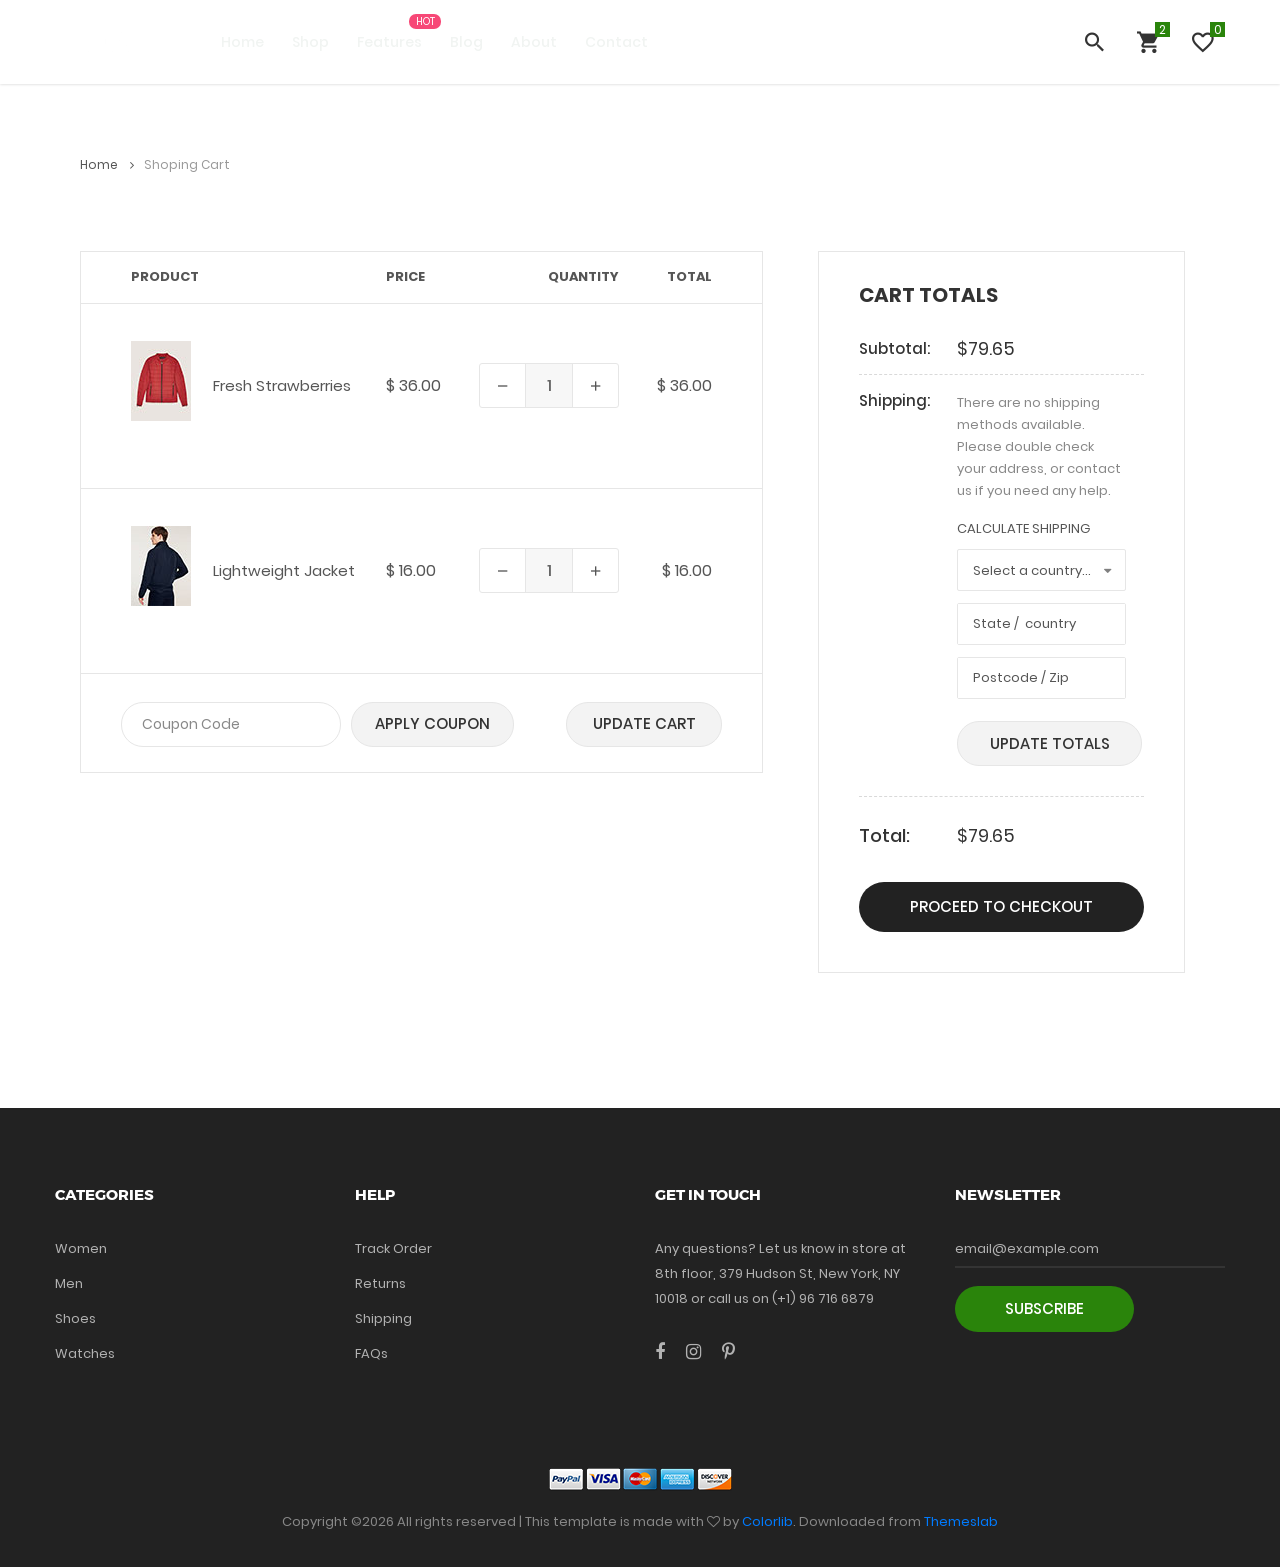
<file: shoping-cart.html>
<!DOCTYPE html>
<html lang="en">
<head>
	<title>Shoping Cart</title>
	<meta charset="UTF-8">
	<meta name="viewport" content="width=device-width, initial-scale=1">
<!--===============================================================================================-->	
	<link rel="icon" type="image/png" href="images/icons/favicon.png"/>
<!--===============================================================================================-->
	<link rel="stylesheet" type="text/css" href="vendor/bootstrap/css/bootstrap.min.css">
<!--===============================================================================================-->
	<link rel="stylesheet" type="text/css" href="fonts/font-awesome-4.7.0/css/font-awesome.min.css">
<!--===============================================================================================-->
	<link rel="stylesheet" type="text/css" href="fonts/iconic/css/material-design-iconic-font.min.css">
<!--===============================================================================================-->
	<link rel="stylesheet" type="text/css" href="fonts/linearicons-v1.0.0/icon-font.min.css">
<!--===============================================================================================-->
	<link rel="stylesheet" type="text/css" href="vendor/animate/animate.css">
<!--===============================================================================================-->	
	<link rel="stylesheet" type="text/css" href="vendor/css-hamburgers/hamburgers.min.css">
<!--===============================================================================================-->
	<link rel="stylesheet" type="text/css" href="vendor/animsition/css/animsition.min.css">
<!--===============================================================================================-->
	<link rel="stylesheet" type="text/css" href="vendor/select2/select2.min.css">
<!--===============================================================================================-->
	<link rel="stylesheet" type="text/css" href="vendor/perfect-scrollbar/perfect-scrollbar.css">
<!--===============================================================================================-->
	<link rel="stylesheet" type="text/css" href="css/util.css">
	<link rel="stylesheet" type="text/css" href="css/main.css">
<!--===============================================================================================-->
</head>
<body class="animsition">
	
	<!-- Header -->
	<header class="header-v4">
		<!-- Header desktop -->
		<div class="container-menu-desktop">
			<!-- Topbar -->
			

			<div class="wrap-menu-desktop how-shadow1">
				<nav class="limiter-menu-desktop container">
					
					<!-- Logo desktop -->		
					<a href="#" class="logo">
						<img src="images/icons/logo-01.png" alt="IMG-LOGO">
					</a>

					<!-- Menu desktop -->
					<div class="menu-desktop">
						<ul class="main-menu">
							<li>
								<a href="index.html">Home</a>
								<ul class="sub-menu">
									<li><a href="index.html">Homepage 1</a></li>
									<li><a href="home-02.html">Homepage 2</a></li>
									<li><a href="home-03.html">Homepage 3</a></li>
								</ul>
							</li>

							<li>
								<a href="product.html">Shop</a>
							</li>

							<li class="label1" data-label1="hot">
								<a href="shoping-cart.html">Features</a>
							</li>

							<li>
								<a href="blog.html">Blog</a>
							</li>

							<li>
								<a href="about.html">About</a>
							</li>

							<li>
								<a href="contact.html">Contact</a>
							</li>
						</ul>
					</div>	

					<!-- Icon header -->
					<div class="wrap-icon-header flex-w flex-r-m">
						<div class="icon-header-item cl2 hov-cl1 trans-04 p-l-22 p-r-11 js-show-modal-search">
							<i class="zmdi zmdi-search"></i>
						</div>

						<div class="icon-header-item cl2 hov-cl1 trans-04 p-l-22 p-r-11 icon-header-noti js-show-cart" data-notify="2">
							<i class="zmdi zmdi-shopping-cart"></i>
						</div>

						<a href="#" class="icon-header-item cl2 hov-cl1 trans-04 p-l-22 p-r-11 icon-header-noti" data-notify="0">
							<i class="zmdi zmdi-favorite-outline"></i>
						</a>
					</div>
				</nav>
			</div>	
		</div>

		<!-- Header Mobile -->
		<div class="wrap-header-mobile">
			<!-- Logo moblie -->		
			<div class="logo-mobile">
				<a href="index.html"><img src="images/icons/logo-01.png" alt="IMG-LOGO"></a>
			</div>

			<!-- Icon header -->
			<div class="wrap-icon-header flex-w flex-r-m m-r-15">
				<div class="icon-header-item cl2 hov-cl1 trans-04 p-r-11 js-show-modal-search">
					<i class="zmdi zmdi-search"></i>
				</div>

				<div class="icon-header-item cl2 hov-cl1 trans-04 p-r-11 p-l-10 icon-header-noti js-show-cart" data-notify="2">
					<i class="zmdi zmdi-shopping-cart"></i>
				</div>

				<a href="#" class="dis-block icon-header-item cl2 hov-cl1 trans-04 p-r-11 p-l-10 icon-header-noti" data-notify="0">
					<i class="zmdi zmdi-favorite-outline"></i>
				</a>
			</div>

			<!-- Button show menu -->
			<div class="btn-show-menu-mobile hamburger hamburger--squeeze">
				<span class="hamburger-box">
					<span class="hamburger-inner"></span>
				</span>
			</div>
		</div>


		<!-- Menu Mobile -->
		<div class="menu-mobile">
			<ul class="topbar-mobile">
				<li>
					<div class="left-top-bar">
						Free shipping for standard order over $100
					</div>
				</li>

				<li>
					<div class="right-top-bar flex-w h-full">
						<a href="#" class="flex-c-m p-lr-10 trans-04">
							Help & FAQs
						</a>

						<a href="#" class="flex-c-m p-lr-10 trans-04">
							My Account
						</a>

						<a href="#" class="flex-c-m p-lr-10 trans-04">
							EN
						</a>

						<a href="#" class="flex-c-m p-lr-10 trans-04">
							USD
						</a>
					</div>
				</li>
			</ul>

			<ul class="main-menu-m">
				<li>
					<a href="index.html">Home</a>
					<ul class="sub-menu-m">
						<li><a href="index.html">Homepage 1</a></li>
						<li><a href="home-02.html">Homepage 2</a></li>
						<li><a href="home-03.html">Homepage 3</a></li>
					</ul>
					<span class="arrow-main-menu-m">
						<i class="fa fa-angle-right" aria-hidden="true"></i>
					</span>
				</li>

				<li>
					<a href="product.html">Shop</a>
				</li>

				<li>
					<a href="shoping-cart.html" class="label1 rs1" data-label1="hot">Features</a>
				</li>

				<li>
					<a href="blog.html">Blog</a>
				</li>

				<li>
					<a href="about.html">About</a>
				</li>

				<li>
					<a href="contact.html">Contact</a>
				</li>
			</ul>
		</div>

		<!-- Modal Search -->
		<div class="modal-search-header flex-c-m trans-04 js-hide-modal-search">
			<div class="container-search-header">
				<button class="flex-c-m btn-hide-modal-search trans-04 js-hide-modal-search">
					<img src="images/icons/icon-close2.png" alt="CLOSE">
				</button>

				<form class="wrap-search-header flex-w p-l-15">
					<button class="flex-c-m trans-04">
						<i class="zmdi zmdi-search"></i>
					</button>
					<input class="plh3" type="text" name="search" placeholder="Search...">
				</form>
			</div>
		</div>
	</header>

	<!-- Cart -->
	<div class="wrap-header-cart js-panel-cart">
		<div class="s-full js-hide-cart"></div>

		<div class="header-cart flex-col-l p-l-65 p-r-25">
			<div class="header-cart-title flex-w flex-sb-m p-b-8">
				<span class="mtext-103 cl2">
					Your Cart
				</span>

				<div class="fs-35 lh-10 cl2 p-lr-5 pointer hov-cl1 trans-04 js-hide-cart">
					<i class="zmdi zmdi-close"></i>
				</div>
			</div>
			
			<div class="header-cart-content flex-w js-pscroll">
				<ul class="header-cart-wrapitem w-full">
					<li class="header-cart-item flex-w flex-t m-b-12">
						<div class="header-cart-item-img">
							<img src="images/item-cart-01.jpg" alt="IMG">
						</div>

						<div class="header-cart-item-txt p-t-8">
							<a href="#" class="header-cart-item-name m-b-18 hov-cl1 trans-04">
								White Shirt Pleat
							</a>

							<span class="header-cart-item-info">
								1 x $19.00
							</span>
						</div>
					</li>

					<li class="header-cart-item flex-w flex-t m-b-12">
						<div class="header-cart-item-img">
							<img src="images/item-cart-02.jpg" alt="IMG">
						</div>

						<div class="header-cart-item-txt p-t-8">
							<a href="#" class="header-cart-item-name m-b-18 hov-cl1 trans-04">
								Converse All Star
							</a>

							<span class="header-cart-item-info">
								1 x $39.00
							</span>
						</div>
					</li>

					<li class="header-cart-item flex-w flex-t m-b-12">
						<div class="header-cart-item-img">
							<img src="images/item-cart-03.jpg" alt="IMG">
						</div>

						<div class="header-cart-item-txt p-t-8">
							<a href="#" class="header-cart-item-name m-b-18 hov-cl1 trans-04">
								Nixon Porter Leather
							</a>

							<span class="header-cart-item-info">
								1 x $17.00
							</span>
						</div>
					</li>
				</ul>
				
				<div class="w-full">
					<div class="header-cart-total w-full p-tb-40">
						Total: $75.00
					</div>

					<div class="header-cart-buttons flex-w w-full">
						<a href="shoping-cart.html" class="flex-c-m stext-101 cl0 size-107 bg3 bor2 hov-btn3 p-lr-15 trans-04 m-r-8 m-b-10">
							View Cart
						</a>

						<a href="shoping-cart.html" class="flex-c-m stext-101 cl0 size-107 bg3 bor2 hov-btn3 p-lr-15 trans-04 m-b-10">
							Check Out
						</a>
					</div>
				</div>
			</div>
		</div>
	</div>


	<!-- breadcrumb -->
	<div class="container">
		<div class="bread-crumb flex-w p-l-25 p-r-15 p-t-30 p-lr-0-lg">
			<a href="index.html" class="stext-109 cl8 hov-cl1 trans-04">
				Home
				<i class="fa fa-angle-right m-l-9 m-r-10" aria-hidden="true"></i>
			</a>

			<span class="stext-109 cl4">
				Shoping Cart
			</span>
		</div>
	</div>
		

	<!-- Shoping Cart -->
	<form class="bg0 p-t-75 p-b-85">
		<div class="container">
			<div class="row">
				<div class="col-lg-10 col-xl-7 m-lr-auto m-b-50">
					<div class="m-l-25 m-r--38 m-lr-0-xl">
						<div class="wrap-table-shopping-cart">
							<table class="table-shopping-cart">
								<tr class="table_head">
									<th class="column-1">Product</th>
									<th class="column-2"></th>
									<th class="column-3">Price</th>
									<th class="column-4">Quantity</th>
									<th class="column-5">Total</th>
								</tr>

								<tr class="table_row">
									<td class="column-1">
										<div class="how-itemcart1">
											<img src="images/item-cart-04.jpg" alt="IMG">
										</div>
									</td>
									<td class="column-2">Fresh Strawberries</td>
									<td class="column-3">$ 36.00</td>
									<td class="column-4">
										<div class="wrap-num-product flex-w m-l-auto m-r-0">
											<div class="btn-num-product-down cl8 hov-btn3 trans-04 flex-c-m">
												<i class="fs-16 zmdi zmdi-minus"></i>
											</div>

											<input class="mtext-104 cl3 txt-center num-product" type="number" name="num-product1" value="1">

											<div class="btn-num-product-up cl8 hov-btn3 trans-04 flex-c-m">
												<i class="fs-16 zmdi zmdi-plus"></i>
											</div>
										</div>
									</td>
									<td class="column-5">$ 36.00</td>
								</tr>

								<tr class="table_row">
									<td class="column-1">
										<div class="how-itemcart1">
											<img src="images/item-cart-05.jpg" alt="IMG">
										</div>
									</td>
									<td class="column-2">Lightweight Jacket</td>
									<td class="column-3">$ 16.00</td>
									<td class="column-4">
										<div class="wrap-num-product flex-w m-l-auto m-r-0">
											<div class="btn-num-product-down cl8 hov-btn3 trans-04 flex-c-m">
												<i class="fs-16 zmdi zmdi-minus"></i>
											</div>

											<input class="mtext-104 cl3 txt-center num-product" type="number" name="num-product2" value="1">

											<div class="btn-num-product-up cl8 hov-btn3 trans-04 flex-c-m">
												<i class="fs-16 zmdi zmdi-plus"></i>
											</div>
										</div>
									</td>
									<td class="column-5">$ 16.00</td>
								</tr>
							</table>
						</div>

						<div class="flex-w flex-sb-m bor15 p-t-18 p-b-15 p-lr-40 p-lr-15-sm">
							<div class="flex-w flex-m m-r-20 m-tb-5">
								<input class="stext-104 cl2 plh4 size-117 bor13 p-lr-20 m-r-10 m-tb-5" type="text" name="coupon" placeholder="Coupon Code">
									
								<div class="flex-c-m stext-101 cl2 size-118 bg8 bor13 hov-btn3 p-lr-15 trans-04 pointer m-tb-5">
									Apply coupon
								</div>
							</div>

							<div class="flex-c-m stext-101 cl2 size-119 bg8 bor13 hov-btn3 p-lr-15 trans-04 pointer m-tb-10">
								Update Cart
							</div>
						</div>
					</div>
				</div>

				<div class="col-sm-10 col-lg-7 col-xl-5 m-lr-auto m-b-50">
					<div class="bor10 p-lr-40 p-t-30 p-b-40 m-l-63 m-r-40 m-lr-0-xl p-lr-15-sm">
						<h4 class="mtext-109 cl2 p-b-30">
							Cart Totals
						</h4>

						<div class="flex-w flex-t bor12 p-b-13">
							<div class="size-208">
								<span class="stext-110 cl2">
									Subtotal:
								</span>
							</div>

							<div class="size-209">
								<span class="mtext-110 cl2">
									$79.65
								</span>
							</div>
						</div>

						<div class="flex-w flex-t bor12 p-t-15 p-b-30">
							<div class="size-208 w-full-ssm">
								<span class="stext-110 cl2">
									Shipping:
								</span>
							</div>

							<div class="size-209 p-r-18 p-r-0-sm w-full-ssm">
								<p class="stext-111 cl6 p-t-2">
									There are no shipping methods available. Please double check your address, or contact us if you need any help.
								</p>
								
								<div class="p-t-15">
									<span class="stext-112 cl8">
										Calculate Shipping
									</span>

									<div class="rs1-select2 rs2-select2 bor8 bg0 m-b-12 m-t-9">
										<select class="js-select2" name="time">
											<option>Select a country...</option>
											<option>USA</option>
											<option>UK</option>
										</select>
										<div class="dropDownSelect2"></div>
									</div>

									<div class="bor8 bg0 m-b-12">
										<input class="stext-111 cl8 plh3 size-111 p-lr-15" type="text" name="state" placeholder="State /  country">
									</div>

									<div class="bor8 bg0 m-b-22">
										<input class="stext-111 cl8 plh3 size-111 p-lr-15" type="text" name="postcode" placeholder="Postcode / Zip">
									</div>
									
									<div class="flex-w">
										<div class="flex-c-m stext-101 cl2 size-115 bg8 bor13 hov-btn3 p-lr-15 trans-04 pointer">
											Update Totals
										</div>
									</div>
										
								</div>
							</div>
						</div>

						<div class="flex-w flex-t p-t-27 p-b-33">
							<div class="size-208">
								<span class="mtext-101 cl2">
									Total:
								</span>
							</div>

							<div class="size-209 p-t-1">
								<span class="mtext-110 cl2">
									$79.65
								</span>
							</div>
						</div>

						<button class="flex-c-m stext-101 cl0 size-116 bg3 bor14 hov-btn3 p-lr-15 trans-04 pointer">
							Proceed to Checkout
						</button>
					</div>
				</div>
			</div>
		</div>
	</form>
		
	
		

	<!-- Footer -->
	<footer class="bg3 p-t-75 p-b-32">
		<div class="container">
			<div class="row">
				<div class="col-sm-6 col-lg-3 p-b-50">
					<h4 class="stext-301 cl0 p-b-30">
						Categories
					</h4>

					<ul>
						<li class="p-b-10">
							<a href="#" class="stext-107 cl7 hov-cl1 trans-04">
								Women
							</a>
						</li>

						<li class="p-b-10">
							<a href="#" class="stext-107 cl7 hov-cl1 trans-04">
								Men
							</a>
						</li>

						<li class="p-b-10">
							<a href="#" class="stext-107 cl7 hov-cl1 trans-04">
								Shoes
							</a>
						</li>

						<li class="p-b-10">
							<a href="#" class="stext-107 cl7 hov-cl1 trans-04">
								Watches
							</a>
						</li>
					</ul>
				</div>

				<div class="col-sm-6 col-lg-3 p-b-50">
					<h4 class="stext-301 cl0 p-b-30">
						Help
					</h4>

					<ul>
						<li class="p-b-10">
							<a href="#" class="stext-107 cl7 hov-cl1 trans-04">
								Track Order
							</a>
						</li>

						<li class="p-b-10">
							<a href="#" class="stext-107 cl7 hov-cl1 trans-04">
								Returns 
							</a>
						</li>

						<li class="p-b-10">
							<a href="#" class="stext-107 cl7 hov-cl1 trans-04">
								Shipping
							</a>
						</li>

						<li class="p-b-10">
							<a href="#" class="stext-107 cl7 hov-cl1 trans-04">
								FAQs
							</a>
						</li>
					</ul>
				</div>

				<div class="col-sm-6 col-lg-3 p-b-50">
					<h4 class="stext-301 cl0 p-b-30">
						GET IN TOUCH
					</h4>

					<p class="stext-107 cl7 size-201">
						Any questions? Let us know in store at 8th floor, 379 Hudson St, New York, NY 10018 or call us on (+1) 96 716 6879
					</p>

					<div class="p-t-27">
						<a href="#" class="fs-18 cl7 hov-cl1 trans-04 m-r-16">
							<i class="fa fa-facebook"></i>
						</a>

						<a href="#" class="fs-18 cl7 hov-cl1 trans-04 m-r-16">
							<i class="fa fa-instagram"></i>
						</a>

						<a href="#" class="fs-18 cl7 hov-cl1 trans-04 m-r-16">
							<i class="fa fa-pinterest-p"></i>
						</a>
					</div>
				</div>

				<div class="col-sm-6 col-lg-3 p-b-50">
					<h4 class="stext-301 cl0 p-b-30">
						Newsletter
					</h4>

					<form>
						<div class="wrap-input1 w-full p-b-4">
							<input class="input1 bg-none plh1 stext-107 cl7" type="text" name="email" placeholder="email@example.com">
							<div class="focus-input1 trans-04"></div>
						</div>

						<div class="p-t-18">
							<button class="flex-c-m stext-101 cl0 size-103 bg1 bor1 hov-btn2 p-lr-15 trans-04">
								Subscribe
							</button>
						</div>
					</form>
				</div>
			</div>

			<div class="p-t-40">
				<div class="flex-c-m flex-w p-b-18">
					<a href="#" class="m-all-1">
						<img src="images/icons/icon-pay-01.png" alt="ICON-PAY">
					</a>

					<a href="#" class="m-all-1">
						<img src="images/icons/icon-pay-02.png" alt="ICON-PAY">
					</a>

					<a href="#" class="m-all-1">
						<img src="images/icons/icon-pay-03.png" alt="ICON-PAY">
					</a>

					<a href="#" class="m-all-1">
						<img src="images/icons/icon-pay-04.png" alt="ICON-PAY">
					</a>

					<a href="#" class="m-all-1">
						<img src="images/icons/icon-pay-05.png" alt="ICON-PAY">
					</a>
				</div>

				<p class="stext-107 cl6 txt-center">
					<!-- Link back to Colorlib can't be removed. Template is licensed under CC BY 3.0. -->
Copyright &copy;<script>document.write(new Date().getFullYear());</script> All rights reserved | This template is made with <i class="fa fa-heart-o" aria-hidden="true"></i> by <a href="https://colorlib.com" target="_blank">Colorlib</a>. 
Downloaded from <a href="https://themeslab.org/" target="_blank">Themeslab</a>
<!-- Link back to Colorlib can't be removed. Template is licensed under CC BY 3.0. -->

				</p>
			</div>
		</div>
	</footer>


	<!-- Back to top -->
	<div class="btn-back-to-top" id="myBtn">
		<span class="symbol-btn-back-to-top">
			<i class="zmdi zmdi-chevron-up"></i>
		</span>
	</div>

<!--===============================================================================================-->	
	<script src="vendor/jquery/jquery-3.2.1.min.js"></script>
<!--===============================================================================================-->
	<script src="vendor/animsition/js/animsition.min.js"></script>
<!--===============================================================================================-->
	<script src="vendor/bootstrap/js/popper.js"></script>
	<script src="vendor/bootstrap/js/bootstrap.min.js"></script>
<!--===============================================================================================-->
	<script src="vendor/select2/select2.min.js"></script>
	<script>
		$(".js-select2").each(function(){
			$(this).select2({
				minimumResultsForSearch: 20,
				dropdownParent: $(this).next('.dropDownSelect2')
			});
		})
	</script>
<!--===============================================================================================-->
	<script src="vendor/MagnificPopup/jquery.magnific-popup.min.js"></script>
<!--===============================================================================================-->
	<script src="vendor/perfect-scrollbar/perfect-scrollbar.min.js"></script>
	<script>
		$('.js-pscroll').each(function(){
			$(this).css('position','relative');
			$(this).css('overflow','hidden');
			var ps = new PerfectScrollbar(this, {
				wheelSpeed: 1,
				scrollingThreshold: 1000,
				wheelPropagation: false,
			});

			$(window).on('resize', function(){
				ps.update();
			})
		});
	</script>
<!--===============================================================================================-->
	<script src="js/main.js"></script>

</body>
</html>
</file>
<file: vendor/perfect-scrollbar/perfect-scrollbar.css>
/*
 * Container style
 */
.ps {
  overflow: hidden !important;
  overflow-anchor: none;
  -ms-overflow-style: none;
  touch-action: auto;
  -ms-touch-action: auto;
}

/*
 * Scrollbar rail styles
 */
.ps__rail-x {
  display: none;
  opacity: 0;
  transition: background-color .2s linear, opacity .2s linear;
  -webkit-transition: background-color .2s linear, opacity .2s linear;
  height: 15px;
  /* there must be 'bottom' or 'top' for ps__rail-x */
  bottom: 0px;
  /* please don't change 'position' */
  position: absolute;
}

.ps__rail-y {
  display: none;
  opacity: 0;
  transition: background-color .2s linear, opacity .2s linear;
  -webkit-transition: background-color .2s linear, opacity .2s linear;
  width: 15px;
  /* there must be 'right' or 'left' for ps__rail-y */
  right: 0;
  /* please don't change 'position' */
  position: absolute;
}

.ps--active-x > .ps__rail-x,
.ps--active-y > .ps__rail-y {
  display: block;
  background-color: transparent;
}

.ps:hover > .ps__rail-x,
.ps:hover > .ps__rail-y,
.ps--focus > .ps__rail-x,
.ps--focus > .ps__rail-y,
.ps--scrolling-x > .ps__rail-x,
.ps--scrolling-y > .ps__rail-y {
  opacity: 0.6;
}

.ps__rail-x:hover,
.ps__rail-y:hover,
.ps__rail-x:focus,
.ps__rail-y:focus {
  background-color: #eee;
  opacity: 0.9;
}

/*
 * Scrollbar thumb styles
 */
.ps__thumb-x {
  background-color: #aaa;
  border-radius: 6px;
  transition: background-color .2s linear, height .2s ease-in-out;
  -webkit-transition: background-color .2s linear, height .2s ease-in-out;
  height: 6px;
  /* there must be 'bottom' for ps__thumb-x */
  bottom: 2px;
  /* please don't change 'position' */
  position: absolute;
}

.ps__thumb-y {
  background-color: #aaa;
  border-radius: 6px;
  transition: background-color .2s linear, width .2s ease-in-out;
  -webkit-transition: background-color .2s linear, width .2s ease-in-out;
  width: 6px;
  /* there must be 'right' for ps__thumb-y */
  right: 2px;
  /* please don't change 'position' */
  position: absolute;
}

.ps__rail-x:hover > .ps__thumb-x,
.ps__rail-x:focus > .ps__thumb-x {
  background-color: #999;
  height: 11px;
}

.ps__rail-y:hover > .ps__thumb-y,
.ps__rail-y:focus > .ps__thumb-y {
  background-color: #999;
  width: 11px;
}

/* MS supports */
@supports (-ms-overflow-style: none) {
  .ps {
    overflow: auto !important;
  }
}

@media screen and (-ms-high-contrast: active), (-ms-high-contrast: none) {
  .ps {
    overflow: auto !important;
  }
}
</file>
<file: css/util.css>
/*//////////////////////////////////////////////////////////////////
[ REBOOT ]*/
*, *:before, *:after {
	margin: 0px; 
	padding: 0px; 
	-webkit-box-sizing: border-box;
	-moz-box-sizing: border-box;
	box-sizing: border-box;
}

body, html {
	font-family: Arial, sans-serif;
	font-size: 15px;
	color: #666666;

	height: 100%;
	background-color: #fff;
	-webkit-box-sizing: border-box;
	-moz-box-sizing: border-box;
	box-sizing: border-box;
}

/*---------------------------------------------*/
a:focus {outline: none;}
a:hover {text-decoration: none;}

/*---------------------------------------------*/
h1,h2,h3,h4,h5,h6,p {margin: 0px;}

ul, li {
	margin: 0px;
	list-style-type: none;
}


/*---------------------------------------------*/
input, textarea, label {
	display: block;
	outline: none;
	border: none;
}

/*---------------------------------------------*/
button {
	outline: none;
	border: none;
	background: transparent;
	cursor: pointer;
}

button:focus {outline: none;}

iframe {border: none;}


/*//////////////////////////////////////////////////////////////////
[ FONT SIZE ]*/
.fs-1 {font-size: 1px;}
.fs-2 {font-size: 2px;}
.fs-3 {font-size: 3px;}
.fs-4 {font-size: 4px;}
.fs-5 {font-size: 5px;}
.fs-6 {font-size: 6px;}
.fs-7 {font-size: 7px;}
.fs-8 {font-size: 8px;}
.fs-9 {font-size: 9px;}
.fs-10 {font-size: 10px;}
.fs-11 {font-size: 11px;}
.fs-12 {font-size: 12px;}
.fs-13 {font-size: 13px;}
.fs-14 {font-size: 14px;}
.fs-15 {font-size: 15px;}
.fs-16 {font-size: 16px;}
.fs-17 {font-size: 17px;}
.fs-18 {font-size: 18px;}
.fs-19 {font-size: 19px;}
.fs-20 {font-size: 20px;}
.fs-21 {font-size: 21px;}
.fs-22 {font-size: 22px;}
.fs-23 {font-size: 23px;}
.fs-24 {font-size: 24px;}
.fs-25 {font-size: 25px;}
.fs-26 {font-size: 26px;}
.fs-27 {font-size: 27px;}
.fs-28 {font-size: 28px;}
.fs-29 {font-size: 29px;}
.fs-30 {font-size: 30px;}
.fs-31 {font-size: 31px;}
.fs-32 {font-size: 32px;}
.fs-33 {font-size: 33px;}
.fs-34 {font-size: 34px;}
.fs-35 {font-size: 35px;}
.fs-36 {font-size: 36px;}
.fs-37 {font-size: 37px;}
.fs-38 {font-size: 38px;}
.fs-39 {font-size: 39px;}
.fs-40 {font-size: 40px;}
.fs-41 {font-size: 41px;}
.fs-42 {font-size: 42px;}
.fs-43 {font-size: 43px;}
.fs-44 {font-size: 44px;}
.fs-45 {font-size: 45px;}
.fs-46 {font-size: 46px;}
.fs-47 {font-size: 47px;}
.fs-48 {font-size: 48px;}
.fs-49 {font-size: 49px;}
.fs-50 {font-size: 50px;}
.fs-51 {font-size: 51px;}
.fs-52 {font-size: 52px;}
.fs-53 {font-size: 53px;}
.fs-54 {font-size: 54px;}
.fs-55 {font-size: 55px;}
.fs-56 {font-size: 56px;}
.fs-57 {font-size: 57px;}
.fs-58 {font-size: 58px;}
.fs-59 {font-size: 59px;}
.fs-60 {font-size: 60px;}
.fs-61 {font-size: 61px;}
.fs-62 {font-size: 62px;}
.fs-63 {font-size: 63px;}
.fs-64 {font-size: 64px;}
.fs-65 {font-size: 65px;}
.fs-66 {font-size: 66px;}
.fs-67 {font-size: 67px;}
.fs-68 {font-size: 68px;}
.fs-69 {font-size: 69px;}
.fs-70 {font-size: 70px;}
.fs-71 {font-size: 71px;}
.fs-72 {font-size: 72px;}
.fs-73 {font-size: 73px;}
.fs-74 {font-size: 74px;}
.fs-75 {font-size: 75px;}
.fs-76 {font-size: 76px;}
.fs-77 {font-size: 77px;}
.fs-78 {font-size: 78px;}
.fs-79 {font-size: 79px;}
.fs-80 {font-size: 80px;}
.fs-81 {font-size: 81px;}
.fs-82 {font-size: 82px;}
.fs-83 {font-size: 83px;}
.fs-84 {font-size: 84px;}
.fs-85 {font-size: 85px;}
.fs-86 {font-size: 86px;}
.fs-87 {font-size: 87px;}
.fs-88 {font-size: 88px;}
.fs-89 {font-size: 89px;}
.fs-90 {font-size: 90px;}
.fs-91 {font-size: 91px;}
.fs-92 {font-size: 92px;}
.fs-93 {font-size: 93px;}
.fs-94 {font-size: 94px;}
.fs-95 {font-size: 95px;}
.fs-96 {font-size: 96px;}
.fs-97 {font-size: 97px;}
.fs-98 {font-size: 98px;}
.fs-99 {font-size: 99px;}
.fs-100 {font-size: 100px;}
.fs-101 {font-size: 101px;}
.fs-102 {font-size: 102px;}
.fs-103 {font-size: 103px;}
.fs-104 {font-size: 104px;}
.fs-105 {font-size: 105px;}
.fs-106 {font-size: 106px;}
.fs-107 {font-size: 107px;}
.fs-108 {font-size: 108px;}
.fs-109 {font-size: 109px;}
.fs-110 {font-size: 110px;}
.fs-111 {font-size: 111px;}
.fs-112 {font-size: 112px;}
.fs-113 {font-size: 113px;}
.fs-114 {font-size: 114px;}
.fs-115 {font-size: 115px;}
.fs-116 {font-size: 116px;}
.fs-117 {font-size: 117px;}
.fs-118 {font-size: 118px;}
.fs-119 {font-size: 119px;}
.fs-120 {font-size: 120px;}
.fs-121 {font-size: 121px;}
.fs-122 {font-size: 122px;}
.fs-123 {font-size: 123px;}
.fs-124 {font-size: 124px;}
.fs-125 {font-size: 125px;}
.fs-126 {font-size: 126px;}
.fs-127 {font-size: 127px;}
.fs-128 {font-size: 128px;}
.fs-129 {font-size: 129px;}
.fs-130 {font-size: 130px;}
.fs-131 {font-size: 131px;}
.fs-132 {font-size: 132px;}
.fs-133 {font-size: 133px;}
.fs-134 {font-size: 134px;}
.fs-135 {font-size: 135px;}
.fs-136 {font-size: 136px;}
.fs-137 {font-size: 137px;}
.fs-138 {font-size: 138px;}
.fs-139 {font-size: 139px;}
.fs-140 {font-size: 140px;}
.fs-141 {font-size: 141px;}
.fs-142 {font-size: 142px;}
.fs-143 {font-size: 143px;}
.fs-144 {font-size: 144px;}
.fs-145 {font-size: 145px;}
.fs-146 {font-size: 146px;}
.fs-147 {font-size: 147px;}
.fs-148 {font-size: 148px;}
.fs-149 {font-size: 149px;}
.fs-150 {font-size: 150px;}
.fs-151 {font-size: 151px;}
.fs-152 {font-size: 152px;}
.fs-153 {font-size: 153px;}
.fs-154 {font-size: 154px;}
.fs-155 {font-size: 155px;}
.fs-156 {font-size: 156px;}
.fs-157 {font-size: 157px;}
.fs-158 {font-size: 158px;}
.fs-159 {font-size: 159px;}
.fs-160 {font-size: 160px;}
.fs-161 {font-size: 161px;}
.fs-162 {font-size: 162px;}
.fs-163 {font-size: 163px;}
.fs-164 {font-size: 164px;}
.fs-165 {font-size: 165px;}
.fs-166 {font-size: 166px;}
.fs-167 {font-size: 167px;}
.fs-168 {font-size: 168px;}
.fs-169 {font-size: 169px;}
.fs-170 {font-size: 170px;}
.fs-171 {font-size: 171px;}
.fs-172 {font-size: 172px;}
.fs-173 {font-size: 173px;}
.fs-174 {font-size: 174px;}
.fs-175 {font-size: 175px;}
.fs-176 {font-size: 176px;}
.fs-177 {font-size: 177px;}
.fs-178 {font-size: 178px;}
.fs-179 {font-size: 179px;}
.fs-180 {font-size: 180px;}
.fs-181 {font-size: 181px;}
.fs-182 {font-size: 182px;}
.fs-183 {font-size: 183px;}
.fs-184 {font-size: 184px;}
.fs-185 {font-size: 185px;}
.fs-186 {font-size: 186px;}
.fs-187 {font-size: 187px;}
.fs-188 {font-size: 188px;}
.fs-189 {font-size: 189px;}
.fs-190 {font-size: 190px;}
.fs-191 {font-size: 191px;}
.fs-192 {font-size: 192px;}
.fs-193 {font-size: 193px;}
.fs-194 {font-size: 194px;}
.fs-195 {font-size: 195px;}
.fs-196 {font-size: 196px;}
.fs-197 {font-size: 197px;}
.fs-198 {font-size: 198px;}
.fs-199 {font-size: 199px;}
.fs-200 {font-size: 200px;}

/*//////////////////////////////////////////////////////////////////
[ PADDING ]*/
.p-t-0, .p-tb-0, .p-all-0 {padding-top: 0px;}
.p-t-1, .p-tb-1, .p-all-1 {padding-top: 1px;}
.p-t-2, .p-tb-2, .p-all-2 {padding-top: 2px;}
.p-t-3, .p-tb-3, .p-all-3 {padding-top: 3px;}
.p-t-4, .p-tb-4, .p-all-4 {padding-top: 4px;}
.p-t-5, .p-tb-5, .p-all-5 {padding-top: 5px;}
.p-t-6, .p-tb-6, .p-all-6 {padding-top: 6px;}
.p-t-7, .p-tb-7, .p-all-7 {padding-top: 7px;}
.p-t-8, .p-tb-8, .p-all-8 {padding-top: 8px;}
.p-t-9, .p-tb-9, .p-all-9 {padding-top: 9px;}
.p-t-10, .p-tb-10, .p-all-10 {padding-top: 10px;}
.p-t-11, .p-tb-11, .p-all-11 {padding-top: 11px;}
.p-t-12, .p-tb-12, .p-all-12 {padding-top: 12px;}
.p-t-13, .p-tb-13, .p-all-13 {padding-top: 13px;}
.p-t-14, .p-tb-14, .p-all-14 {padding-top: 14px;}
.p-t-15, .p-tb-15, .p-all-15 {padding-top: 15px;}
.p-t-16, .p-tb-16, .p-all-16 {padding-top: 16px;}
.p-t-17, .p-tb-17, .p-all-17 {padding-top: 17px;}
.p-t-18, .p-tb-18, .p-all-18 {padding-top: 18px;}
.p-t-19, .p-tb-19, .p-all-19 {padding-top: 19px;}
.p-t-20, .p-tb-20, .p-all-20 {padding-top: 20px;}
.p-t-21, .p-tb-21, .p-all-21 {padding-top: 21px;}
.p-t-22, .p-tb-22, .p-all-22 {padding-top: 22px;}
.p-t-23, .p-tb-23, .p-all-23 {padding-top: 23px;}
.p-t-24, .p-tb-24, .p-all-24 {padding-top: 24px;}
.p-t-25, .p-tb-25, .p-all-25 {padding-top: 25px;}
.p-t-26, .p-tb-26, .p-all-26 {padding-top: 26px;}
.p-t-27, .p-tb-27, .p-all-27 {padding-top: 27px;}
.p-t-28, .p-tb-28, .p-all-28 {padding-top: 28px;}
.p-t-29, .p-tb-29, .p-all-29 {padding-top: 29px;}
.p-t-30, .p-tb-30, .p-all-30 {padding-top: 30px;}
.p-t-31, .p-tb-31, .p-all-31 {padding-top: 31px;}
.p-t-32, .p-tb-32, .p-all-32 {padding-top: 32px;}
.p-t-33, .p-tb-33, .p-all-33 {padding-top: 33px;}
.p-t-34, .p-tb-34, .p-all-34 {padding-top: 34px;}
.p-t-35, .p-tb-35, .p-all-35 {padding-top: 35px;}
.p-t-36, .p-tb-36, .p-all-36 {padding-top: 36px;}
.p-t-37, .p-tb-37, .p-all-37 {padding-top: 37px;}
.p-t-38, .p-tb-38, .p-all-38 {padding-top: 38px;}
.p-t-39, .p-tb-39, .p-all-39 {padding-top: 39px;}
.p-t-40, .p-tb-40, .p-all-40 {padding-top: 40px;}
.p-t-41, .p-tb-41, .p-all-41 {padding-top: 41px;}
.p-t-42, .p-tb-42, .p-all-42 {padding-top: 42px;}
.p-t-43, .p-tb-43, .p-all-43 {padding-top: 43px;}
.p-t-44, .p-tb-44, .p-all-44 {padding-top: 44px;}
.p-t-45, .p-tb-45, .p-all-45 {padding-top: 45px;}
.p-t-46, .p-tb-46, .p-all-46 {padding-top: 46px;}
.p-t-47, .p-tb-47, .p-all-47 {padding-top: 47px;}
.p-t-48, .p-tb-48, .p-all-48 {padding-top: 48px;}
.p-t-49, .p-tb-49, .p-all-49 {padding-top: 49px;}
.p-t-50, .p-tb-50, .p-all-50 {padding-top: 50px;}
.p-t-51, .p-tb-51, .p-all-51 {padding-top: 51px;}
.p-t-52, .p-tb-52, .p-all-52 {padding-top: 52px;}
.p-t-53, .p-tb-53, .p-all-53 {padding-top: 53px;}
.p-t-54, .p-tb-54, .p-all-54 {padding-top: 54px;}
.p-t-55, .p-tb-55, .p-all-55 {padding-top: 55px;}
.p-t-56, .p-tb-56, .p-all-56 {padding-top: 56px;}
.p-t-57, .p-tb-57, .p-all-57 {padding-top: 57px;}
.p-t-58, .p-tb-58, .p-all-58 {padding-top: 58px;}
.p-t-59, .p-tb-59, .p-all-59 {padding-top: 59px;}
.p-t-60, .p-tb-60, .p-all-60 {padding-top: 60px;}
.p-t-61, .p-tb-61, .p-all-61 {padding-top: 61px;}
.p-t-62, .p-tb-62, .p-all-62 {padding-top: 62px;}
.p-t-63, .p-tb-63, .p-all-63 {padding-top: 63px;}
.p-t-64, .p-tb-64, .p-all-64 {padding-top: 64px;}
.p-t-65, .p-tb-65, .p-all-65 {padding-top: 65px;}
.p-t-66, .p-tb-66, .p-all-66 {padding-top: 66px;}
.p-t-67, .p-tb-67, .p-all-67 {padding-top: 67px;}
.p-t-68, .p-tb-68, .p-all-68 {padding-top: 68px;}
.p-t-69, .p-tb-69, .p-all-69 {padding-top: 69px;}
.p-t-70, .p-tb-70, .p-all-70 {padding-top: 70px;}
.p-t-71, .p-tb-71, .p-all-71 {padding-top: 71px;}
.p-t-72, .p-tb-72, .p-all-72 {padding-top: 72px;}
.p-t-73, .p-tb-73, .p-all-73 {padding-top: 73px;}
.p-t-74, .p-tb-74, .p-all-74 {padding-top: 74px;}
.p-t-75, .p-tb-75, .p-all-75 {padding-top: 75px;}
.p-t-76, .p-tb-76, .p-all-76 {padding-top: 76px;}
.p-t-77, .p-tb-77, .p-all-77 {padding-top: 77px;}
.p-t-78, .p-tb-78, .p-all-78 {padding-top: 78px;}
.p-t-79, .p-tb-79, .p-all-79 {padding-top: 79px;}
.p-t-80, .p-tb-80, .p-all-80 {padding-top: 80px;}
.p-t-81, .p-tb-81, .p-all-81 {padding-top: 81px;}
.p-t-82, .p-tb-82, .p-all-82 {padding-top: 82px;}
.p-t-83, .p-tb-83, .p-all-83 {padding-top: 83px;}
.p-t-84, .p-tb-84, .p-all-84 {padding-top: 84px;}
.p-t-85, .p-tb-85, .p-all-85 {padding-top: 85px;}
.p-t-86, .p-tb-86, .p-all-86 {padding-top: 86px;}
.p-t-87, .p-tb-87, .p-all-87 {padding-top: 87px;}
.p-t-88, .p-tb-88, .p-all-88 {padding-top: 88px;}
.p-t-89, .p-tb-89, .p-all-89 {padding-top: 89px;}
.p-t-90, .p-tb-90, .p-all-90 {padding-top: 90px;}
.p-t-91, .p-tb-91, .p-all-91 {padding-top: 91px;}
.p-t-92, .p-tb-92, .p-all-92 {padding-top: 92px;}
.p-t-93, .p-tb-93, .p-all-93 {padding-top: 93px;}
.p-t-94, .p-tb-94, .p-all-94 {padding-top: 94px;}
.p-t-95, .p-tb-95, .p-all-95 {padding-top: 95px;}
.p-t-96, .p-tb-96, .p-all-96 {padding-top: 96px;}
.p-t-97, .p-tb-97, .p-all-97 {padding-top: 97px;}
.p-t-98, .p-tb-98, .p-all-98 {padding-top: 98px;}
.p-t-99, .p-tb-99, .p-all-99 {padding-top: 99px;}
.p-t-100, .p-tb-100, .p-all-100 {padding-top: 100px;}
.p-t-101, .p-tb-101, .p-all-101 {padding-top: 101px;}
.p-t-102, .p-tb-102, .p-all-102 {padding-top: 102px;}
.p-t-103, .p-tb-103, .p-all-103 {padding-top: 103px;}
.p-t-104, .p-tb-104, .p-all-104 {padding-top: 104px;}
.p-t-105, .p-tb-105, .p-all-105 {padding-top: 105px;}
.p-t-106, .p-tb-106, .p-all-106 {padding-top: 106px;}
.p-t-107, .p-tb-107, .p-all-107 {padding-top: 107px;}
.p-t-108, .p-tb-108, .p-all-108 {padding-top: 108px;}
.p-t-109, .p-tb-109, .p-all-109 {padding-top: 109px;}
.p-t-110, .p-tb-110, .p-all-110 {padding-top: 110px;}
.p-t-111, .p-tb-111, .p-all-111 {padding-top: 111px;}
.p-t-112, .p-tb-112, .p-all-112 {padding-top: 112px;}
.p-t-113, .p-tb-113, .p-all-113 {padding-top: 113px;}
.p-t-114, .p-tb-114, .p-all-114 {padding-top: 114px;}
.p-t-115, .p-tb-115, .p-all-115 {padding-top: 115px;}
.p-t-116, .p-tb-116, .p-all-116 {padding-top: 116px;}
.p-t-117, .p-tb-117, .p-all-117 {padding-top: 117px;}
.p-t-118, .p-tb-118, .p-all-118 {padding-top: 118px;}
.p-t-119, .p-tb-119, .p-all-119 {padding-top: 119px;}
.p-t-120, .p-tb-120, .p-all-120 {padding-top: 120px;}
.p-t-121, .p-tb-121, .p-all-121 {padding-top: 121px;}
.p-t-122, .p-tb-122, .p-all-122 {padding-top: 122px;}
.p-t-123, .p-tb-123, .p-all-123 {padding-top: 123px;}
.p-t-124, .p-tb-124, .p-all-124 {padding-top: 124px;}
.p-t-125, .p-tb-125, .p-all-125 {padding-top: 125px;}
.p-t-126, .p-tb-126, .p-all-126 {padding-top: 126px;}
.p-t-127, .p-tb-127, .p-all-127 {padding-top: 127px;}
.p-t-128, .p-tb-128, .p-all-128 {padding-top: 128px;}
.p-t-129, .p-tb-129, .p-all-129 {padding-top: 129px;}
.p-t-130, .p-tb-130, .p-all-130 {padding-top: 130px;}
.p-t-131, .p-tb-131, .p-all-131 {padding-top: 131px;}
.p-t-132, .p-tb-132, .p-all-132 {padding-top: 132px;}
.p-t-133, .p-tb-133, .p-all-133 {padding-top: 133px;}
.p-t-134, .p-tb-134, .p-all-134 {padding-top: 134px;}
.p-t-135, .p-tb-135, .p-all-135 {padding-top: 135px;}
.p-t-136, .p-tb-136, .p-all-136 {padding-top: 136px;}
.p-t-137, .p-tb-137, .p-all-137 {padding-top: 137px;}
.p-t-138, .p-tb-138, .p-all-138 {padding-top: 138px;}
.p-t-139, .p-tb-139, .p-all-139 {padding-top: 139px;}
.p-t-140, .p-tb-140, .p-all-140 {padding-top: 140px;}
.p-t-141, .p-tb-141, .p-all-141 {padding-top: 141px;}
.p-t-142, .p-tb-142, .p-all-142 {padding-top: 142px;}
.p-t-143, .p-tb-143, .p-all-143 {padding-top: 143px;}
.p-t-144, .p-tb-144, .p-all-144 {padding-top: 144px;}
.p-t-145, .p-tb-145, .p-all-145 {padding-top: 145px;}
.p-t-146, .p-tb-146, .p-all-146 {padding-top: 146px;}
.p-t-147, .p-tb-147, .p-all-147 {padding-top: 147px;}
.p-t-148, .p-tb-148, .p-all-148 {padding-top: 148px;}
.p-t-149, .p-tb-149, .p-all-149 {padding-top: 149px;}
.p-t-150, .p-tb-150, .p-all-150 {padding-top: 150px;}
.p-t-151, .p-tb-151, .p-all-151 {padding-top: 151px;}
.p-t-152, .p-tb-152, .p-all-152 {padding-top: 152px;}
.p-t-153, .p-tb-153, .p-all-153 {padding-top: 153px;}
.p-t-154, .p-tb-154, .p-all-154 {padding-top: 154px;}
.p-t-155, .p-tb-155, .p-all-155 {padding-top: 155px;}
.p-t-156, .p-tb-156, .p-all-156 {padding-top: 156px;}
.p-t-157, .p-tb-157, .p-all-157 {padding-top: 157px;}
.p-t-158, .p-tb-158, .p-all-158 {padding-top: 158px;}
.p-t-159, .p-tb-159, .p-all-159 {padding-top: 159px;}
.p-t-160, .p-tb-160, .p-all-160 {padding-top: 160px;}
.p-t-161, .p-tb-161, .p-all-161 {padding-top: 161px;}
.p-t-162, .p-tb-162, .p-all-162 {padding-top: 162px;}
.p-t-163, .p-tb-163, .p-all-163 {padding-top: 163px;}
.p-t-164, .p-tb-164, .p-all-164 {padding-top: 164px;}
.p-t-165, .p-tb-165, .p-all-165 {padding-top: 165px;}
.p-t-166, .p-tb-166, .p-all-166 {padding-top: 166px;}
.p-t-167, .p-tb-167, .p-all-167 {padding-top: 167px;}
.p-t-168, .p-tb-168, .p-all-168 {padding-top: 168px;}
.p-t-169, .p-tb-169, .p-all-169 {padding-top: 169px;}
.p-t-170, .p-tb-170, .p-all-170 {padding-top: 170px;}
.p-t-171, .p-tb-171, .p-all-171 {padding-top: 171px;}
.p-t-172, .p-tb-172, .p-all-172 {padding-top: 172px;}
.p-t-173, .p-tb-173, .p-all-173 {padding-top: 173px;}
.p-t-174, .p-tb-174, .p-all-174 {padding-top: 174px;}
.p-t-175, .p-tb-175, .p-all-175 {padding-top: 175px;}
.p-t-176, .p-tb-176, .p-all-176 {padding-top: 176px;}
.p-t-177, .p-tb-177, .p-all-177 {padding-top: 177px;}
.p-t-178, .p-tb-178, .p-all-178 {padding-top: 178px;}
.p-t-179, .p-tb-179, .p-all-179 {padding-top: 179px;}
.p-t-180, .p-tb-180, .p-all-180 {padding-top: 180px;}
.p-t-181, .p-tb-181, .p-all-181 {padding-top: 181px;}
.p-t-182, .p-tb-182, .p-all-182 {padding-top: 182px;}
.p-t-183, .p-tb-183, .p-all-183 {padding-top: 183px;}
.p-t-184, .p-tb-184, .p-all-184 {padding-top: 184px;}
.p-t-185, .p-tb-185, .p-all-185 {padding-top: 185px;}
.p-t-186, .p-tb-186, .p-all-186 {padding-top: 186px;}
.p-t-187, .p-tb-187, .p-all-187 {padding-top: 187px;}
.p-t-188, .p-tb-188, .p-all-188 {padding-top: 188px;}
.p-t-189, .p-tb-189, .p-all-189 {padding-top: 189px;}
.p-t-190, .p-tb-190, .p-all-190 {padding-top: 190px;}
.p-t-191, .p-tb-191, .p-all-191 {padding-top: 191px;}
.p-t-192, .p-tb-192, .p-all-192 {padding-top: 192px;}
.p-t-193, .p-tb-193, .p-all-193 {padding-top: 193px;}
.p-t-194, .p-tb-194, .p-all-194 {padding-top: 194px;}
.p-t-195, .p-tb-195, .p-all-195 {padding-top: 195px;}
.p-t-196, .p-tb-196, .p-all-196 {padding-top: 196px;}
.p-t-197, .p-tb-197, .p-all-197 {padding-top: 197px;}
.p-t-198, .p-tb-198, .p-all-198 {padding-top: 198px;}
.p-t-199, .p-tb-199, .p-all-199 {padding-top: 199px;}
.p-t-200, .p-tb-200, .p-all-200 {padding-top: 200px;}
.p-t-201, .p-tb-201, .p-all-201 {padding-top: 201px;}
.p-t-202, .p-tb-202, .p-all-202 {padding-top: 202px;}
.p-t-203, .p-tb-203, .p-all-203 {padding-top: 203px;}
.p-t-204, .p-tb-204, .p-all-204 {padding-top: 204px;}
.p-t-205, .p-tb-205, .p-all-205 {padding-top: 205px;}
.p-t-206, .p-tb-206, .p-all-206 {padding-top: 206px;}
.p-t-207, .p-tb-207, .p-all-207 {padding-top: 207px;}
.p-t-208, .p-tb-208, .p-all-208 {padding-top: 208px;}
.p-t-209, .p-tb-209, .p-all-209 {padding-top: 209px;}
.p-t-210, .p-tb-210, .p-all-210 {padding-top: 210px;}
.p-t-211, .p-tb-211, .p-all-211 {padding-top: 211px;}
.p-t-212, .p-tb-212, .p-all-212 {padding-top: 212px;}
.p-t-213, .p-tb-213, .p-all-213 {padding-top: 213px;}
.p-t-214, .p-tb-214, .p-all-214 {padding-top: 214px;}
.p-t-215, .p-tb-215, .p-all-215 {padding-top: 215px;}
.p-t-216, .p-tb-216, .p-all-216 {padding-top: 216px;}
.p-t-217, .p-tb-217, .p-all-217 {padding-top: 217px;}
.p-t-218, .p-tb-218, .p-all-218 {padding-top: 218px;}
.p-t-219, .p-tb-219, .p-all-219 {padding-top: 219px;}
.p-t-220, .p-tb-220, .p-all-220 {padding-top: 220px;}
.p-t-221, .p-tb-221, .p-all-221 {padding-top: 221px;}
.p-t-222, .p-tb-222, .p-all-222 {padding-top: 222px;}
.p-t-223, .p-tb-223, .p-all-223 {padding-top: 223px;}
.p-t-224, .p-tb-224, .p-all-224 {padding-top: 224px;}
.p-t-225, .p-tb-225, .p-all-225 {padding-top: 225px;}
.p-t-226, .p-tb-226, .p-all-226 {padding-top: 226px;}
.p-t-227, .p-tb-227, .p-all-227 {padding-top: 227px;}
.p-t-228, .p-tb-228, .p-all-228 {padding-top: 228px;}
.p-t-229, .p-tb-229, .p-all-229 {padding-top: 229px;}
.p-t-230, .p-tb-230, .p-all-230 {padding-top: 230px;}
.p-t-231, .p-tb-231, .p-all-231 {padding-top: 231px;}
.p-t-232, .p-tb-232, .p-all-232 {padding-top: 232px;}
.p-t-233, .p-tb-233, .p-all-233 {padding-top: 233px;}
.p-t-234, .p-tb-234, .p-all-234 {padding-top: 234px;}
.p-t-235, .p-tb-235, .p-all-235 {padding-top: 235px;}
.p-t-236, .p-tb-236, .p-all-236 {padding-top: 236px;}
.p-t-237, .p-tb-237, .p-all-237 {padding-top: 237px;}
.p-t-238, .p-tb-238, .p-all-238 {padding-top: 238px;}
.p-t-239, .p-tb-239, .p-all-239 {padding-top: 239px;}
.p-t-240, .p-tb-240, .p-all-240 {padding-top: 240px;}
.p-t-241, .p-tb-241, .p-all-241 {padding-top: 241px;}
.p-t-242, .p-tb-242, .p-all-242 {padding-top: 242px;}
.p-t-243, .p-tb-243, .p-all-243 {padding-top: 243px;}
.p-t-244, .p-tb-244, .p-all-244 {padding-top: 244px;}
.p-t-245, .p-tb-245, .p-all-245 {padding-top: 245px;}
.p-t-246, .p-tb-246, .p-all-246 {padding-top: 246px;}
.p-t-247, .p-tb-247, .p-all-247 {padding-top: 247px;}
.p-t-248, .p-tb-248, .p-all-248 {padding-top: 248px;}
.p-t-249, .p-tb-249, .p-all-249 {padding-top: 249px;}
.p-t-250, .p-tb-250, .p-all-250 {padding-top: 250px;}
.p-t-251, .p-tb-251, .p-all-251 {padding-top: 251px;}
.p-t-252, .p-tb-252, .p-all-252 {padding-top: 252px;}
.p-t-253, .p-tb-253, .p-all-253 {padding-top: 253px;}
.p-t-254, .p-tb-254, .p-all-254 {padding-top: 254px;}
.p-t-255, .p-tb-255, .p-all-255 {padding-top: 255px;}
.p-t-256, .p-tb-256, .p-all-256 {padding-top: 256px;}
.p-t-257, .p-tb-257, .p-all-257 {padding-top: 257px;}
.p-t-258, .p-tb-258, .p-all-258 {padding-top: 258px;}
.p-t-259, .p-tb-259, .p-all-259 {padding-top: 259px;}
.p-t-260, .p-tb-260, .p-all-260 {padding-top: 260px;}
.p-t-261, .p-tb-261, .p-all-261 {padding-top: 261px;}
.p-t-262, .p-tb-262, .p-all-262 {padding-top: 262px;}
.p-t-263, .p-tb-263, .p-all-263 {padding-top: 263px;}
.p-t-264, .p-tb-264, .p-all-264 {padding-top: 264px;}
.p-t-265, .p-tb-265, .p-all-265 {padding-top: 265px;}
.p-t-266, .p-tb-266, .p-all-266 {padding-top: 266px;}
.p-t-267, .p-tb-267, .p-all-267 {padding-top: 267px;}
.p-t-268, .p-tb-268, .p-all-268 {padding-top: 268px;}
.p-t-269, .p-tb-269, .p-all-269 {padding-top: 269px;}
.p-t-270, .p-tb-270, .p-all-270 {padding-top: 270px;}
.p-t-271, .p-tb-271, .p-all-271 {padding-top: 271px;}
.p-t-272, .p-tb-272, .p-all-272 {padding-top: 272px;}
.p-t-273, .p-tb-273, .p-all-273 {padding-top: 273px;}
.p-t-274, .p-tb-274, .p-all-274 {padding-top: 274px;}
.p-t-275, .p-tb-275, .p-all-275 {padding-top: 275px;}
.p-t-276, .p-tb-276, .p-all-276 {padding-top: 276px;}
.p-t-277, .p-tb-277, .p-all-277 {padding-top: 277px;}
.p-t-278, .p-tb-278, .p-all-278 {padding-top: 278px;}
.p-t-279, .p-tb-279, .p-all-279 {padding-top: 279px;}
.p-t-280, .p-tb-280, .p-all-280 {padding-top: 280px;}
.p-t-281, .p-tb-281, .p-all-281 {padding-top: 281px;}
.p-t-282, .p-tb-282, .p-all-282 {padding-top: 282px;}
.p-t-283, .p-tb-283, .p-all-283 {padding-top: 283px;}
.p-t-284, .p-tb-284, .p-all-284 {padding-top: 284px;}
.p-t-285, .p-tb-285, .p-all-285 {padding-top: 285px;}
.p-t-286, .p-tb-286, .p-all-286 {padding-top: 286px;}
.p-t-287, .p-tb-287, .p-all-287 {padding-top: 287px;}
.p-t-288, .p-tb-288, .p-all-288 {padding-top: 288px;}
.p-t-289, .p-tb-289, .p-all-289 {padding-top: 289px;}
.p-t-290, .p-tb-290, .p-all-290 {padding-top: 290px;}
.p-t-291, .p-tb-291, .p-all-291 {padding-top: 291px;}
.p-t-292, .p-tb-292, .p-all-292 {padding-top: 292px;}
.p-t-293, .p-tb-293, .p-all-293 {padding-top: 293px;}
.p-t-294, .p-tb-294, .p-all-294 {padding-top: 294px;}
.p-t-295, .p-tb-295, .p-all-295 {padding-top: 295px;}
.p-t-296, .p-tb-296, .p-all-296 {padding-top: 296px;}
.p-t-297, .p-tb-297, .p-all-297 {padding-top: 297px;}
.p-t-298, .p-tb-298, .p-all-298 {padding-top: 298px;}
.p-t-299, .p-tb-299, .p-all-299 {padding-top: 299px;}
.p-t-300, .p-tb-300, .p-all-300 {padding-top: 300px;}
.p-b-0, .p-tb-0, .p-all-0 {padding-bottom: 0px;}
.p-b-1, .p-tb-1, .p-all-1 {padding-bottom: 1px;}
.p-b-2, .p-tb-2, .p-all-2 {padding-bottom: 2px;}
.p-b-3, .p-tb-3, .p-all-3 {padding-bottom: 3px;}
.p-b-4, .p-tb-4, .p-all-4 {padding-bottom: 4px;}
.p-b-5, .p-tb-5, .p-all-5 {padding-bottom: 5px;}
.p-b-6, .p-tb-6, .p-all-6 {padding-bottom: 6px;}
.p-b-7, .p-tb-7, .p-all-7 {padding-bottom: 7px;}
.p-b-8, .p-tb-8, .p-all-8 {padding-bottom: 8px;}
.p-b-9, .p-tb-9, .p-all-9 {padding-bottom: 9px;}
.p-b-10, .p-tb-10, .p-all-10 {padding-bottom: 10px;}
.p-b-11, .p-tb-11, .p-all-11 {padding-bottom: 11px;}
.p-b-12, .p-tb-12, .p-all-12 {padding-bottom: 12px;}
.p-b-13, .p-tb-13, .p-all-13 {padding-bottom: 13px;}
.p-b-14, .p-tb-14, .p-all-14 {padding-bottom: 14px;}
.p-b-15, .p-tb-15, .p-all-15 {padding-bottom: 15px;}
.p-b-16, .p-tb-16, .p-all-16 {padding-bottom: 16px;}
.p-b-17, .p-tb-17, .p-all-17 {padding-bottom: 17px;}
.p-b-18, .p-tb-18, .p-all-18 {padding-bottom: 18px;}
.p-b-19, .p-tb-19, .p-all-19 {padding-bottom: 19px;}
.p-b-20, .p-tb-20, .p-all-20 {padding-bottom: 20px;}
.p-b-21, .p-tb-21, .p-all-21 {padding-bottom: 21px;}
.p-b-22, .p-tb-22, .p-all-22 {padding-bottom: 22px;}
.p-b-23, .p-tb-23, .p-all-23 {padding-bottom: 23px;}
.p-b-24, .p-tb-24, .p-all-24 {padding-bottom: 24px;}
.p-b-25, .p-tb-25, .p-all-25 {padding-bottom: 25px;}
.p-b-26, .p-tb-26, .p-all-26 {padding-bottom: 26px;}
.p-b-27, .p-tb-27, .p-all-27 {padding-bottom: 27px;}
.p-b-28, .p-tb-28, .p-all-28 {padding-bottom: 28px;}
.p-b-29, .p-tb-29, .p-all-29 {padding-bottom: 29px;}
.p-b-30, .p-tb-30, .p-all-30 {padding-bottom: 30px;}
.p-b-31, .p-tb-31, .p-all-31 {padding-bottom: 31px;}
.p-b-32, .p-tb-32, .p-all-32 {padding-bottom: 32px;}
.p-b-33, .p-tb-33, .p-all-33 {padding-bottom: 33px;}
.p-b-34, .p-tb-34, .p-all-34 {padding-bottom: 34px;}
.p-b-35, .p-tb-35, .p-all-35 {padding-bottom: 35px;}
.p-b-36, .p-tb-36, .p-all-36 {padding-bottom: 36px;}
.p-b-37, .p-tb-37, .p-all-37 {padding-bottom: 37px;}
.p-b-38, .p-tb-38, .p-all-38 {padding-bottom: 38px;}
.p-b-39, .p-tb-39, .p-all-39 {padding-bottom: 39px;}
.p-b-40, .p-tb-40, .p-all-40 {padding-bottom: 40px;}
.p-b-41, .p-tb-41, .p-all-41 {padding-bottom: 41px;}
.p-b-42, .p-tb-42, .p-all-42 {padding-bottom: 42px;}
.p-b-43, .p-tb-43, .p-all-43 {padding-bottom: 43px;}
.p-b-44, .p-tb-44, .p-all-44 {padding-bottom: 44px;}
.p-b-45, .p-tb-45, .p-all-45 {padding-bottom: 45px;}
.p-b-46, .p-tb-46, .p-all-46 {padding-bottom: 46px;}
.p-b-47, .p-tb-47, .p-all-47 {padding-bottom: 47px;}
.p-b-48, .p-tb-48, .p-all-48 {padding-bottom: 48px;}
.p-b-49, .p-tb-49, .p-all-49 {padding-bottom: 49px;}
.p-b-50, .p-tb-50, .p-all-50 {padding-bottom: 50px;}
.p-b-51, .p-tb-51, .p-all-51 {padding-bottom: 51px;}
.p-b-52, .p-tb-52, .p-all-52 {padding-bottom: 52px;}
.p-b-53, .p-tb-53, .p-all-53 {padding-bottom: 53px;}
.p-b-54, .p-tb-54, .p-all-54 {padding-bottom: 54px;}
.p-b-55, .p-tb-55, .p-all-55 {padding-bottom: 55px;}
.p-b-56, .p-tb-56, .p-all-56 {padding-bottom: 56px;}
.p-b-57, .p-tb-57, .p-all-57 {padding-bottom: 57px;}
.p-b-58, .p-tb-58, .p-all-58 {padding-bottom: 58px;}
.p-b-59, .p-tb-59, .p-all-59 {padding-bottom: 59px;}
.p-b-60, .p-tb-60, .p-all-60 {padding-bottom: 60px;}
.p-b-61, .p-tb-61, .p-all-61 {padding-bottom: 61px;}
.p-b-62, .p-tb-62, .p-all-62 {padding-bottom: 62px;}
.p-b-63, .p-tb-63, .p-all-63 {padding-bottom: 63px;}
.p-b-64, .p-tb-64, .p-all-64 {padding-bottom: 64px;}
.p-b-65, .p-tb-65, .p-all-65 {padding-bottom: 65px;}
.p-b-66, .p-tb-66, .p-all-66 {padding-bottom: 66px;}
.p-b-67, .p-tb-67, .p-all-67 {padding-bottom: 67px;}
.p-b-68, .p-tb-68, .p-all-68 {padding-bottom: 68px;}
.p-b-69, .p-tb-69, .p-all-69 {padding-bottom: 69px;}
.p-b-70, .p-tb-70, .p-all-70 {padding-bottom: 70px;}
.p-b-71, .p-tb-71, .p-all-71 {padding-bottom: 71px;}
.p-b-72, .p-tb-72, .p-all-72 {padding-bottom: 72px;}
.p-b-73, .p-tb-73, .p-all-73 {padding-bottom: 73px;}
.p-b-74, .p-tb-74, .p-all-74 {padding-bottom: 74px;}
.p-b-75, .p-tb-75, .p-all-75 {padding-bottom: 75px;}
.p-b-76, .p-tb-76, .p-all-76 {padding-bottom: 76px;}
.p-b-77, .p-tb-77, .p-all-77 {padding-bottom: 77px;}
.p-b-78, .p-tb-78, .p-all-78 {padding-bottom: 78px;}
.p-b-79, .p-tb-79, .p-all-79 {padding-bottom: 79px;}
.p-b-80, .p-tb-80, .p-all-80 {padding-bottom: 80px;}
.p-b-81, .p-tb-81, .p-all-81 {padding-bottom: 81px;}
.p-b-82, .p-tb-82, .p-all-82 {padding-bottom: 82px;}
.p-b-83, .p-tb-83, .p-all-83 {padding-bottom: 83px;}
.p-b-84, .p-tb-84, .p-all-84 {padding-bottom: 84px;}
.p-b-85, .p-tb-85, .p-all-85 {padding-bottom: 85px;}
.p-b-86, .p-tb-86, .p-all-86 {padding-bottom: 86px;}
.p-b-87, .p-tb-87, .p-all-87 {padding-bottom: 87px;}
.p-b-88, .p-tb-88, .p-all-88 {padding-bottom: 88px;}
.p-b-89, .p-tb-89, .p-all-89 {padding-bottom: 89px;}
.p-b-90, .p-tb-90, .p-all-90 {padding-bottom: 90px;}
.p-b-91, .p-tb-91, .p-all-91 {padding-bottom: 91px;}
.p-b-92, .p-tb-92, .p-all-92 {padding-bottom: 92px;}
.p-b-93, .p-tb-93, .p-all-93 {padding-bottom: 93px;}
.p-b-94, .p-tb-94, .p-all-94 {padding-bottom: 94px;}
.p-b-95, .p-tb-95, .p-all-95 {padding-bottom: 95px;}
.p-b-96, .p-tb-96, .p-all-96 {padding-bottom: 96px;}
.p-b-97, .p-tb-97, .p-all-97 {padding-bottom: 97px;}
.p-b-98, .p-tb-98, .p-all-98 {padding-bottom: 98px;}
.p-b-99, .p-tb-99, .p-all-99 {padding-bottom: 99px;}
.p-b-100, .p-tb-100, .p-all-100 {padding-bottom: 100px;}
.p-b-101, .p-tb-101, .p-all-101 {padding-bottom: 101px;}
.p-b-102, .p-tb-102, .p-all-102 {padding-bottom: 102px;}
.p-b-103, .p-tb-103, .p-all-103 {padding-bottom: 103px;}
.p-b-104, .p-tb-104, .p-all-104 {padding-bottom: 104px;}
.p-b-105, .p-tb-105, .p-all-105 {padding-bottom: 105px;}
.p-b-106, .p-tb-106, .p-all-106 {padding-bottom: 106px;}
.p-b-107, .p-tb-107, .p-all-107 {padding-bottom: 107px;}
.p-b-108, .p-tb-108, .p-all-108 {padding-bottom: 108px;}
.p-b-109, .p-tb-109, .p-all-109 {padding-bottom: 109px;}
.p-b-110, .p-tb-110, .p-all-110 {padding-bottom: 110px;}
.p-b-111, .p-tb-111, .p-all-111 {padding-bottom: 111px;}
.p-b-112, .p-tb-112, .p-all-112 {padding-bottom: 112px;}
.p-b-113, .p-tb-113, .p-all-113 {padding-bottom: 113px;}
.p-b-114, .p-tb-114, .p-all-114 {padding-bottom: 114px;}
.p-b-115, .p-tb-115, .p-all-115 {padding-bottom: 115px;}
.p-b-116, .p-tb-116, .p-all-116 {padding-bottom: 116px;}
.p-b-117, .p-tb-117, .p-all-117 {padding-bottom: 117px;}
.p-b-118, .p-tb-118, .p-all-118 {padding-bottom: 118px;}
.p-b-119, .p-tb-119, .p-all-119 {padding-bottom: 119px;}
.p-b-120, .p-tb-120, .p-all-120 {padding-bottom: 120px;}
.p-b-121, .p-tb-121, .p-all-121 {padding-bottom: 121px;}
.p-b-122, .p-tb-122, .p-all-122 {padding-bottom: 122px;}
.p-b-123, .p-tb-123, .p-all-123 {padding-bottom: 123px;}
.p-b-124, .p-tb-124, .p-all-124 {padding-bottom: 124px;}
.p-b-125, .p-tb-125, .p-all-125 {padding-bottom: 125px;}
.p-b-126, .p-tb-126, .p-all-126 {padding-bottom: 126px;}
.p-b-127, .p-tb-127, .p-all-127 {padding-bottom: 127px;}
.p-b-128, .p-tb-128, .p-all-128 {padding-bottom: 128px;}
.p-b-129, .p-tb-129, .p-all-129 {padding-bottom: 129px;}
.p-b-130, .p-tb-130, .p-all-130 {padding-bottom: 130px;}
.p-b-131, .p-tb-131, .p-all-131 {padding-bottom: 131px;}
.p-b-132, .p-tb-132, .p-all-132 {padding-bottom: 132px;}
.p-b-133, .p-tb-133, .p-all-133 {padding-bottom: 133px;}
.p-b-134, .p-tb-134, .p-all-134 {padding-bottom: 134px;}
.p-b-135, .p-tb-135, .p-all-135 {padding-bottom: 135px;}
.p-b-136, .p-tb-136, .p-all-136 {padding-bottom: 136px;}
.p-b-137, .p-tb-137, .p-all-137 {padding-bottom: 137px;}
.p-b-138, .p-tb-138, .p-all-138 {padding-bottom: 138px;}
.p-b-139, .p-tb-139, .p-all-139 {padding-bottom: 139px;}
.p-b-140, .p-tb-140, .p-all-140 {padding-bottom: 140px;}
.p-b-141, .p-tb-141, .p-all-141 {padding-bottom: 141px;}
.p-b-142, .p-tb-142, .p-all-142 {padding-bottom: 142px;}
.p-b-143, .p-tb-143, .p-all-143 {padding-bottom: 143px;}
.p-b-144, .p-tb-144, .p-all-144 {padding-bottom: 144px;}
.p-b-145, .p-tb-145, .p-all-145 {padding-bottom: 145px;}
.p-b-146, .p-tb-146, .p-all-146 {padding-bottom: 146px;}
.p-b-147, .p-tb-147, .p-all-147 {padding-bottom: 147px;}
.p-b-148, .p-tb-148, .p-all-148 {padding-bottom: 148px;}
.p-b-149, .p-tb-149, .p-all-149 {padding-bottom: 149px;}
.p-b-150, .p-tb-150, .p-all-150 {padding-bottom: 150px;}
.p-b-151, .p-tb-151, .p-all-151 {padding-bottom: 151px;}
.p-b-152, .p-tb-152, .p-all-152 {padding-bottom: 152px;}
.p-b-153, .p-tb-153, .p-all-153 {padding-bottom: 153px;}
.p-b-154, .p-tb-154, .p-all-154 {padding-bottom: 154px;}
.p-b-155, .p-tb-155, .p-all-155 {padding-bottom: 155px;}
.p-b-156, .p-tb-156, .p-all-156 {padding-bottom: 156px;}
.p-b-157, .p-tb-157, .p-all-157 {padding-bottom: 157px;}
.p-b-158, .p-tb-158, .p-all-158 {padding-bottom: 158px;}
.p-b-159, .p-tb-159, .p-all-159 {padding-bottom: 159px;}
.p-b-160, .p-tb-160, .p-all-160 {padding-bottom: 160px;}
.p-b-161, .p-tb-161, .p-all-161 {padding-bottom: 161px;}
.p-b-162, .p-tb-162, .p-all-162 {padding-bottom: 162px;}
.p-b-163, .p-tb-163, .p-all-163 {padding-bottom: 163px;}
.p-b-164, .p-tb-164, .p-all-164 {padding-bottom: 164px;}
.p-b-165, .p-tb-165, .p-all-165 {padding-bottom: 165px;}
.p-b-166, .p-tb-166, .p-all-166 {padding-bottom: 166px;}
.p-b-167, .p-tb-167, .p-all-167 {padding-bottom: 167px;}
.p-b-168, .p-tb-168, .p-all-168 {padding-bottom: 168px;}
.p-b-169, .p-tb-169, .p-all-169 {padding-bottom: 169px;}
.p-b-170, .p-tb-170, .p-all-170 {padding-bottom: 170px;}
.p-b-171, .p-tb-171, .p-all-171 {padding-bottom: 171px;}
.p-b-172, .p-tb-172, .p-all-172 {padding-bottom: 172px;}
.p-b-173, .p-tb-173, .p-all-173 {padding-bottom: 173px;}
.p-b-174, .p-tb-174, .p-all-174 {padding-bottom: 174px;}
.p-b-175, .p-tb-175, .p-all-175 {padding-bottom: 175px;}
.p-b-176, .p-tb-176, .p-all-176 {padding-bottom: 176px;}
.p-b-177, .p-tb-177, .p-all-177 {padding-bottom: 177px;}
.p-b-178, .p-tb-178, .p-all-178 {padding-bottom: 178px;}
.p-b-179, .p-tb-179, .p-all-179 {padding-bottom: 179px;}
.p-b-180, .p-tb-180, .p-all-180 {padding-bottom: 180px;}
.p-b-181, .p-tb-181, .p-all-181 {padding-bottom: 181px;}
.p-b-182, .p-tb-182, .p-all-182 {padding-bottom: 182px;}
.p-b-183, .p-tb-183, .p-all-183 {padding-bottom: 183px;}
.p-b-184, .p-tb-184, .p-all-184 {padding-bottom: 184px;}
.p-b-185, .p-tb-185, .p-all-185 {padding-bottom: 185px;}
.p-b-186, .p-tb-186, .p-all-186 {padding-bottom: 186px;}
.p-b-187, .p-tb-187, .p-all-187 {padding-bottom: 187px;}
.p-b-188, .p-tb-188, .p-all-188 {padding-bottom: 188px;}
.p-b-189, .p-tb-189, .p-all-189 {padding-bottom: 189px;}
.p-b-190, .p-tb-190, .p-all-190 {padding-bottom: 190px;}
.p-b-191, .p-tb-191, .p-all-191 {padding-bottom: 191px;}
.p-b-192, .p-tb-192, .p-all-192 {padding-bottom: 192px;}
.p-b-193, .p-tb-193, .p-all-193 {padding-bottom: 193px;}
.p-b-194, .p-tb-194, .p-all-194 {padding-bottom: 194px;}
.p-b-195, .p-tb-195, .p-all-195 {padding-bottom: 195px;}
.p-b-196, .p-tb-196, .p-all-196 {padding-bottom: 196px;}
.p-b-197, .p-tb-197, .p-all-197 {padding-bottom: 197px;}
.p-b-198, .p-tb-198, .p-all-198 {padding-bottom: 198px;}
.p-b-199, .p-tb-199, .p-all-199 {padding-bottom: 199px;}
.p-b-200, .p-tb-200, .p-all-200 {padding-bottom: 200px;}
.p-b-201, .p-tb-201, .p-all-201 {padding-bottom: 201px;}
.p-b-202, .p-tb-202, .p-all-202 {padding-bottom: 202px;}
.p-b-203, .p-tb-203, .p-all-203 {padding-bottom: 203px;}
.p-b-204, .p-tb-204, .p-all-204 {padding-bottom: 204px;}
.p-b-205, .p-tb-205, .p-all-205 {padding-bottom: 205px;}
.p-b-206, .p-tb-206, .p-all-206 {padding-bottom: 206px;}
.p-b-207, .p-tb-207, .p-all-207 {padding-bottom: 207px;}
.p-b-208, .p-tb-208, .p-all-208 {padding-bottom: 208px;}
.p-b-209, .p-tb-209, .p-all-209 {padding-bottom: 209px;}
.p-b-210, .p-tb-210, .p-all-210 {padding-bottom: 210px;}
.p-b-211, .p-tb-211, .p-all-211 {padding-bottom: 211px;}
.p-b-212, .p-tb-212, .p-all-212 {padding-bottom: 212px;}
.p-b-213, .p-tb-213, .p-all-213 {padding-bottom: 213px;}
.p-b-214, .p-tb-214, .p-all-214 {padding-bottom: 214px;}
.p-b-215, .p-tb-215, .p-all-215 {padding-bottom: 215px;}
.p-b-216, .p-tb-216, .p-all-216 {padding-bottom: 216px;}
.p-b-217, .p-tb-217, .p-all-217 {padding-bottom: 217px;}
.p-b-218, .p-tb-218, .p-all-218 {padding-bottom: 218px;}
.p-b-219, .p-tb-219, .p-all-219 {padding-bottom: 219px;}
.p-b-220, .p-tb-220, .p-all-220 {padding-bottom: 220px;}
.p-b-221, .p-tb-221, .p-all-221 {padding-bottom: 221px;}
.p-b-222, .p-tb-222, .p-all-222 {padding-bottom: 222px;}
.p-b-223, .p-tb-223, .p-all-223 {padding-bottom: 223px;}
.p-b-224, .p-tb-224, .p-all-224 {padding-bottom: 224px;}
.p-b-225, .p-tb-225, .p-all-225 {padding-bottom: 225px;}
.p-b-226, .p-tb-226, .p-all-226 {padding-bottom: 226px;}
.p-b-227, .p-tb-227, .p-all-227 {padding-bottom: 227px;}
.p-b-228, .p-tb-228, .p-all-228 {padding-bottom: 228px;}
.p-b-229, .p-tb-229, .p-all-229 {padding-bottom: 229px;}
.p-b-230, .p-tb-230, .p-all-230 {padding-bottom: 230px;}
.p-b-231, .p-tb-231, .p-all-231 {padding-bottom: 231px;}
.p-b-232, .p-tb-232, .p-all-232 {padding-bottom: 232px;}
.p-b-233, .p-tb-233, .p-all-233 {padding-bottom: 233px;}
.p-b-234, .p-tb-234, .p-all-234 {padding-bottom: 234px;}
.p-b-235, .p-tb-235, .p-all-235 {padding-bottom: 235px;}
.p-b-236, .p-tb-236, .p-all-236 {padding-bottom: 236px;}
.p-b-237, .p-tb-237, .p-all-237 {padding-bottom: 237px;}
.p-b-238, .p-tb-238, .p-all-238 {padding-bottom: 238px;}
.p-b-239, .p-tb-239, .p-all-239 {padding-bottom: 239px;}
.p-b-240, .p-tb-240, .p-all-240 {padding-bottom: 240px;}
.p-b-241, .p-tb-241, .p-all-241 {padding-bottom: 241px;}
.p-b-242, .p-tb-242, .p-all-242 {padding-bottom: 242px;}
.p-b-243, .p-tb-243, .p-all-243 {padding-bottom: 243px;}
.p-b-244, .p-tb-244, .p-all-244 {padding-bottom: 244px;}
.p-b-245, .p-tb-245, .p-all-245 {padding-bottom: 245px;}
.p-b-246, .p-tb-246, .p-all-246 {padding-bottom: 246px;}
.p-b-247, .p-tb-247, .p-all-247 {padding-bottom: 247px;}
.p-b-248, .p-tb-248, .p-all-248 {padding-bottom: 248px;}
.p-b-249, .p-tb-249, .p-all-249 {padding-bottom: 249px;}
.p-b-250, .p-tb-250, .p-all-250 {padding-bottom: 250px;}
.p-b-251, .p-tb-251, .p-all-251 {padding-bottom: 251px;}
.p-b-252, .p-tb-252, .p-all-252 {padding-bottom: 252px;}
.p-b-253, .p-tb-253, .p-all-253 {padding-bottom: 253px;}
.p-b-254, .p-tb-254, .p-all-254 {padding-bottom: 254px;}
.p-b-255, .p-tb-255, .p-all-255 {padding-bottom: 255px;}
.p-b-256, .p-tb-256, .p-all-256 {padding-bottom: 256px;}
.p-b-257, .p-tb-257, .p-all-257 {padding-bottom: 257px;}
.p-b-258, .p-tb-258, .p-all-258 {padding-bottom: 258px;}
.p-b-259, .p-tb-259, .p-all-259 {padding-bottom: 259px;}
.p-b-260, .p-tb-260, .p-all-260 {padding-bottom: 260px;}
.p-b-261, .p-tb-261, .p-all-261 {padding-bottom: 261px;}
.p-b-262, .p-tb-262, .p-all-262 {padding-bottom: 262px;}
.p-b-263, .p-tb-263, .p-all-263 {padding-bottom: 263px;}
.p-b-264, .p-tb-264, .p-all-264 {padding-bottom: 264px;}
.p-b-265, .p-tb-265, .p-all-265 {padding-bottom: 265px;}
.p-b-266, .p-tb-266, .p-all-266 {padding-bottom: 266px;}
.p-b-267, .p-tb-267, .p-all-267 {padding-bottom: 267px;}
.p-b-268, .p-tb-268, .p-all-268 {padding-bottom: 268px;}
.p-b-269, .p-tb-269, .p-all-269 {padding-bottom: 269px;}
.p-b-270, .p-tb-270, .p-all-270 {padding-bottom: 270px;}
.p-b-271, .p-tb-271, .p-all-271 {padding-bottom: 271px;}
.p-b-272, .p-tb-272, .p-all-272 {padding-bottom: 272px;}
.p-b-273, .p-tb-273, .p-all-273 {padding-bottom: 273px;}
.p-b-274, .p-tb-274, .p-all-274 {padding-bottom: 274px;}
.p-b-275, .p-tb-275, .p-all-275 {padding-bottom: 275px;}
.p-b-276, .p-tb-276, .p-all-276 {padding-bottom: 276px;}
.p-b-277, .p-tb-277, .p-all-277 {padding-bottom: 277px;}
.p-b-278, .p-tb-278, .p-all-278 {padding-bottom: 278px;}
.p-b-279, .p-tb-279, .p-all-279 {padding-bottom: 279px;}
.p-b-280, .p-tb-280, .p-all-280 {padding-bottom: 280px;}
.p-b-281, .p-tb-281, .p-all-281 {padding-bottom: 281px;}
.p-b-282, .p-tb-282, .p-all-282 {padding-bottom: 282px;}
.p-b-283, .p-tb-283, .p-all-283 {padding-bottom: 283px;}
.p-b-284, .p-tb-284, .p-all-284 {padding-bottom: 284px;}
.p-b-285, .p-tb-285, .p-all-285 {padding-bottom: 285px;}
.p-b-286, .p-tb-286, .p-all-286 {padding-bottom: 286px;}
.p-b-287, .p-tb-287, .p-all-287 {padding-bottom: 287px;}
.p-b-288, .p-tb-288, .p-all-288 {padding-bottom: 288px;}
.p-b-289, .p-tb-289, .p-all-289 {padding-bottom: 289px;}
.p-b-290, .p-tb-290, .p-all-290 {padding-bottom: 290px;}
.p-b-291, .p-tb-291, .p-all-291 {padding-bottom: 291px;}
.p-b-292, .p-tb-292, .p-all-292 {padding-bottom: 292px;}
.p-b-293, .p-tb-293, .p-all-293 {padding-bottom: 293px;}
.p-b-294, .p-tb-294, .p-all-294 {padding-bottom: 294px;}
.p-b-295, .p-tb-295, .p-all-295 {padding-bottom: 295px;}
.p-b-296, .p-tb-296, .p-all-296 {padding-bottom: 296px;}
.p-b-297, .p-tb-297, .p-all-297 {padding-bottom: 297px;}
.p-b-298, .p-tb-298, .p-all-298 {padding-bottom: 298px;}
.p-b-299, .p-tb-299, .p-all-299 {padding-bottom: 299px;}
.p-b-300, .p-tb-300, .p-all-300 {padding-bottom: 300px;}
.p-l-0, .p-lr-0, .p-all-0 {padding-left: 0px;}
.p-l-1, .p-lr-1, .p-all-1 {padding-left: 1px;}
.p-l-2, .p-lr-2, .p-all-2 {padding-left: 2px;}
.p-l-3, .p-lr-3, .p-all-3 {padding-left: 3px;}
.p-l-4, .p-lr-4, .p-all-4 {padding-left: 4px;}
.p-l-5, .p-lr-5, .p-all-5 {padding-left: 5px;}
.p-l-6, .p-lr-6, .p-all-6 {padding-left: 6px;}
.p-l-7, .p-lr-7, .p-all-7 {padding-left: 7px;}
.p-l-8, .p-lr-8, .p-all-8 {padding-left: 8px;}
.p-l-9, .p-lr-9, .p-all-9 {padding-left: 9px;}
.p-l-10, .p-lr-10, .p-all-10 {padding-left: 10px;}
.p-l-11, .p-lr-11, .p-all-11 {padding-left: 11px;}
.p-l-12, .p-lr-12, .p-all-12 {padding-left: 12px;}
.p-l-13, .p-lr-13, .p-all-13 {padding-left: 13px;}
.p-l-14, .p-lr-14, .p-all-14 {padding-left: 14px;}
.p-l-15, .p-lr-15, .p-all-15 {padding-left: 15px;}
.p-l-16, .p-lr-16, .p-all-16 {padding-left: 16px;}
.p-l-17, .p-lr-17, .p-all-17 {padding-left: 17px;}
.p-l-18, .p-lr-18, .p-all-18 {padding-left: 18px;}
.p-l-19, .p-lr-19, .p-all-19 {padding-left: 19px;}
.p-l-20, .p-lr-20, .p-all-20 {padding-left: 20px;}
.p-l-21, .p-lr-21, .p-all-21 {padding-left: 21px;}
.p-l-22, .p-lr-22, .p-all-22 {padding-left: 22px;}
.p-l-23, .p-lr-23, .p-all-23 {padding-left: 23px;}
.p-l-24, .p-lr-24, .p-all-24 {padding-left: 24px;}
.p-l-25, .p-lr-25, .p-all-25 {padding-left: 25px;}
.p-l-26, .p-lr-26, .p-all-26 {padding-left: 26px;}
.p-l-27, .p-lr-27, .p-all-27 {padding-left: 27px;}
.p-l-28, .p-lr-28, .p-all-28 {padding-left: 28px;}
.p-l-29, .p-lr-29, .p-all-29 {padding-left: 29px;}
.p-l-30, .p-lr-30, .p-all-30 {padding-left: 30px;}
.p-l-31, .p-lr-31, .p-all-31 {padding-left: 31px;}
.p-l-32, .p-lr-32, .p-all-32 {padding-left: 32px;}
.p-l-33, .p-lr-33, .p-all-33 {padding-left: 33px;}
.p-l-34, .p-lr-34, .p-all-34 {padding-left: 34px;}
.p-l-35, .p-lr-35, .p-all-35 {padding-left: 35px;}
.p-l-36, .p-lr-36, .p-all-36 {padding-left: 36px;}
.p-l-37, .p-lr-37, .p-all-37 {padding-left: 37px;}
.p-l-38, .p-lr-38, .p-all-38 {padding-left: 38px;}
.p-l-39, .p-lr-39, .p-all-39 {padding-left: 39px;}
.p-l-40, .p-lr-40, .p-all-40 {padding-left: 40px;}
.p-l-41, .p-lr-41, .p-all-41 {padding-left: 41px;}
.p-l-42, .p-lr-42, .p-all-42 {padding-left: 42px;}
.p-l-43, .p-lr-43, .p-all-43 {padding-left: 43px;}
.p-l-44, .p-lr-44, .p-all-44 {padding-left: 44px;}
.p-l-45, .p-lr-45, .p-all-45 {padding-left: 45px;}
.p-l-46, .p-lr-46, .p-all-46 {padding-left: 46px;}
.p-l-47, .p-lr-47, .p-all-47 {padding-left: 47px;}
.p-l-48, .p-lr-48, .p-all-48 {padding-left: 48px;}
.p-l-49, .p-lr-49, .p-all-49 {padding-left: 49px;}
.p-l-50, .p-lr-50, .p-all-50 {padding-left: 50px;}
.p-l-51, .p-lr-51, .p-all-51 {padding-left: 51px;}
.p-l-52, .p-lr-52, .p-all-52 {padding-left: 52px;}
.p-l-53, .p-lr-53, .p-all-53 {padding-left: 53px;}
.p-l-54, .p-lr-54, .p-all-54 {padding-left: 54px;}
.p-l-55, .p-lr-55, .p-all-55 {padding-left: 55px;}
.p-l-56, .p-lr-56, .p-all-56 {padding-left: 56px;}
.p-l-57, .p-lr-57, .p-all-57 {padding-left: 57px;}
.p-l-58, .p-lr-58, .p-all-58 {padding-left: 58px;}
.p-l-59, .p-lr-59, .p-all-59 {padding-left: 59px;}
.p-l-60, .p-lr-60, .p-all-60 {padding-left: 60px;}
.p-l-61, .p-lr-61, .p-all-61 {padding-left: 61px;}
.p-l-62, .p-lr-62, .p-all-62 {padding-left: 62px;}
.p-l-63, .p-lr-63, .p-all-63 {padding-left: 63px;}
.p-l-64, .p-lr-64, .p-all-64 {padding-left: 64px;}
.p-l-65, .p-lr-65, .p-all-65 {padding-left: 65px;}
.p-l-66, .p-lr-66, .p-all-66 {padding-left: 66px;}
.p-l-67, .p-lr-67, .p-all-67 {padding-left: 67px;}
.p-l-68, .p-lr-68, .p-all-68 {padding-left: 68px;}
.p-l-69, .p-lr-69, .p-all-69 {padding-left: 69px;}
.p-l-70, .p-lr-70, .p-all-70 {padding-left: 70px;}
.p-l-71, .p-lr-71, .p-all-71 {padding-left: 71px;}
.p-l-72, .p-lr-72, .p-all-72 {padding-left: 72px;}
.p-l-73, .p-lr-73, .p-all-73 {padding-left: 73px;}
.p-l-74, .p-lr-74, .p-all-74 {padding-left: 74px;}
.p-l-75, .p-lr-75, .p-all-75 {padding-left: 75px;}
.p-l-76, .p-lr-76, .p-all-76 {padding-left: 76px;}
.p-l-77, .p-lr-77, .p-all-77 {padding-left: 77px;}
.p-l-78, .p-lr-78, .p-all-78 {padding-left: 78px;}
.p-l-79, .p-lr-79, .p-all-79 {padding-left: 79px;}
.p-l-80, .p-lr-80, .p-all-80 {padding-left: 80px;}
.p-l-81, .p-lr-81, .p-all-81 {padding-left: 81px;}
.p-l-82, .p-lr-82, .p-all-82 {padding-left: 82px;}
.p-l-83, .p-lr-83, .p-all-83 {padding-left: 83px;}
.p-l-84, .p-lr-84, .p-all-84 {padding-left: 84px;}
.p-l-85, .p-lr-85, .p-all-85 {padding-left: 85px;}
.p-l-86, .p-lr-86, .p-all-86 {padding-left: 86px;}
.p-l-87, .p-lr-87, .p-all-87 {padding-left: 87px;}
.p-l-88, .p-lr-88, .p-all-88 {padding-left: 88px;}
.p-l-89, .p-lr-89, .p-all-89 {padding-left: 89px;}
.p-l-90, .p-lr-90, .p-all-90 {padding-left: 90px;}
.p-l-91, .p-lr-91, .p-all-91 {padding-left: 91px;}
.p-l-92, .p-lr-92, .p-all-92 {padding-left: 92px;}
.p-l-93, .p-lr-93, .p-all-93 {padding-left: 93px;}
.p-l-94, .p-lr-94, .p-all-94 {padding-left: 94px;}
.p-l-95, .p-lr-95, .p-all-95 {padding-left: 95px;}
.p-l-96, .p-lr-96, .p-all-96 {padding-left: 96px;}
.p-l-97, .p-lr-97, .p-all-97 {padding-left: 97px;}
.p-l-98, .p-lr-98, .p-all-98 {padding-left: 98px;}
.p-l-99, .p-lr-99, .p-all-99 {padding-left: 99px;}
.p-l-100, .p-lr-100, .p-all-100 {padding-left: 100px;}
.p-l-101, .p-lr-101, .p-all-101 {padding-left: 101px;}
.p-l-102, .p-lr-102, .p-all-102 {padding-left: 102px;}
.p-l-103, .p-lr-103, .p-all-103 {padding-left: 103px;}
.p-l-104, .p-lr-104, .p-all-104 {padding-left: 104px;}
.p-l-105, .p-lr-105, .p-all-105 {padding-left: 105px;}
.p-l-106, .p-lr-106, .p-all-106 {padding-left: 106px;}
.p-l-107, .p-lr-107, .p-all-107 {padding-left: 107px;}
.p-l-108, .p-lr-108, .p-all-108 {padding-left: 108px;}
.p-l-109, .p-lr-109, .p-all-109 {padding-left: 109px;}
.p-l-110, .p-lr-110, .p-all-110 {padding-left: 110px;}
.p-l-111, .p-lr-111, .p-all-111 {padding-left: 111px;}
.p-l-112, .p-lr-112, .p-all-112 {padding-left: 112px;}
.p-l-113, .p-lr-113, .p-all-113 {padding-left: 113px;}
.p-l-114, .p-lr-114, .p-all-114 {padding-left: 114px;}
.p-l-115, .p-lr-115, .p-all-115 {padding-left: 115px;}
.p-l-116, .p-lr-116, .p-all-116 {padding-left: 116px;}
.p-l-117, .p-lr-117, .p-all-117 {padding-left: 117px;}
.p-l-118, .p-lr-118, .p-all-118 {padding-left: 118px;}
.p-l-119, .p-lr-119, .p-all-119 {padding-left: 119px;}
.p-l-120, .p-lr-120, .p-all-120 {padding-left: 120px;}
.p-l-121, .p-lr-121, .p-all-121 {padding-left: 121px;}
.p-l-122, .p-lr-122, .p-all-122 {padding-left: 122px;}
.p-l-123, .p-lr-123, .p-all-123 {padding-left: 123px;}
.p-l-124, .p-lr-124, .p-all-124 {padding-left: 124px;}
.p-l-125, .p-lr-125, .p-all-125 {padding-left: 125px;}
.p-l-126, .p-lr-126, .p-all-126 {padding-left: 126px;}
.p-l-127, .p-lr-127, .p-all-127 {padding-left: 127px;}
.p-l-128, .p-lr-128, .p-all-128 {padding-left: 128px;}
.p-l-129, .p-lr-129, .p-all-129 {padding-left: 129px;}
.p-l-130, .p-lr-130, .p-all-130 {padding-left: 130px;}
.p-l-131, .p-lr-131, .p-all-131 {padding-left: 131px;}
.p-l-132, .p-lr-132, .p-all-132 {padding-left: 132px;}
.p-l-133, .p-lr-133, .p-all-133 {padding-left: 133px;}
.p-l-134, .p-lr-134, .p-all-134 {padding-left: 134px;}
.p-l-135, .p-lr-135, .p-all-135 {padding-left: 135px;}
.p-l-136, .p-lr-136, .p-all-136 {padding-left: 136px;}
.p-l-137, .p-lr-137, .p-all-137 {padding-left: 137px;}
.p-l-138, .p-lr-138, .p-all-138 {padding-left: 138px;}
.p-l-139, .p-lr-139, .p-all-139 {padding-left: 139px;}
.p-l-140, .p-lr-140, .p-all-140 {padding-left: 140px;}
.p-l-141, .p-lr-141, .p-all-141 {padding-left: 141px;}
.p-l-142, .p-lr-142, .p-all-142 {padding-left: 142px;}
.p-l-143, .p-lr-143, .p-all-143 {padding-left: 143px;}
.p-l-144, .p-lr-144, .p-all-144 {padding-left: 144px;}
.p-l-145, .p-lr-145, .p-all-145 {padding-left: 145px;}
.p-l-146, .p-lr-146, .p-all-146 {padding-left: 146px;}
.p-l-147, .p-lr-147, .p-all-147 {padding-left: 147px;}
.p-l-148, .p-lr-148, .p-all-148 {padding-left: 148px;}
.p-l-149, .p-lr-149, .p-all-149 {padding-left: 149px;}
.p-l-150, .p-lr-150, .p-all-150 {padding-left: 150px;}
.p-l-151, .p-lr-151, .p-all-151 {padding-left: 151px;}
.p-l-152, .p-lr-152, .p-all-152 {padding-left: 152px;}
.p-l-153, .p-lr-153, .p-all-153 {padding-left: 153px;}
.p-l-154, .p-lr-154, .p-all-154 {padding-left: 154px;}
.p-l-155, .p-lr-155, .p-all-155 {padding-left: 155px;}
.p-l-156, .p-lr-156, .p-all-156 {padding-left: 156px;}
.p-l-157, .p-lr-157, .p-all-157 {padding-left: 157px;}
.p-l-158, .p-lr-158, .p-all-158 {padding-left: 158px;}
.p-l-159, .p-lr-159, .p-all-159 {padding-left: 159px;}
.p-l-160, .p-lr-160, .p-all-160 {padding-left: 160px;}
.p-l-161, .p-lr-161, .p-all-161 {padding-left: 161px;}
.p-l-162, .p-lr-162, .p-all-162 {padding-left: 162px;}
.p-l-163, .p-lr-163, .p-all-163 {padding-left: 163px;}
.p-l-164, .p-lr-164, .p-all-164 {padding-left: 164px;}
.p-l-165, .p-lr-165, .p-all-165 {padding-left: 165px;}
.p-l-166, .p-lr-166, .p-all-166 {padding-left: 166px;}
.p-l-167, .p-lr-167, .p-all-167 {padding-left: 167px;}
.p-l-168, .p-lr-168, .p-all-168 {padding-left: 168px;}
.p-l-169, .p-lr-169, .p-all-169 {padding-left: 169px;}
.p-l-170, .p-lr-170, .p-all-170 {padding-left: 170px;}
.p-l-171, .p-lr-171, .p-all-171 {padding-left: 171px;}
.p-l-172, .p-lr-172, .p-all-172 {padding-left: 172px;}
.p-l-173, .p-lr-173, .p-all-173 {padding-left: 173px;}
.p-l-174, .p-lr-174, .p-all-174 {padding-left: 174px;}
.p-l-175, .p-lr-175, .p-all-175 {padding-left: 175px;}
.p-l-176, .p-lr-176, .p-all-176 {padding-left: 176px;}
.p-l-177, .p-lr-177, .p-all-177 {padding-left: 177px;}
.p-l-178, .p-lr-178, .p-all-178 {padding-left: 178px;}
.p-l-179, .p-lr-179, .p-all-179 {padding-left: 179px;}
.p-l-180, .p-lr-180, .p-all-180 {padding-left: 180px;}
.p-l-181, .p-lr-181, .p-all-181 {padding-left: 181px;}
.p-l-182, .p-lr-182, .p-all-182 {padding-left: 182px;}
.p-l-183, .p-lr-183, .p-all-183 {padding-left: 183px;}
.p-l-184, .p-lr-184, .p-all-184 {padding-left: 184px;}
.p-l-185, .p-lr-185, .p-all-185 {padding-left: 185px;}
.p-l-186, .p-lr-186, .p-all-186 {padding-left: 186px;}
.p-l-187, .p-lr-187, .p-all-187 {padding-left: 187px;}
.p-l-188, .p-lr-188, .p-all-188 {padding-left: 188px;}
.p-l-189, .p-lr-189, .p-all-189 {padding-left: 189px;}
.p-l-190, .p-lr-190, .p-all-190 {padding-left: 190px;}
.p-l-191, .p-lr-191, .p-all-191 {padding-left: 191px;}
.p-l-192, .p-lr-192, .p-all-192 {padding-left: 192px;}
.p-l-193, .p-lr-193, .p-all-193 {padding-left: 193px;}
.p-l-194, .p-lr-194, .p-all-194 {padding-left: 194px;}
.p-l-195, .p-lr-195, .p-all-195 {padding-left: 195px;}
.p-l-196, .p-lr-196, .p-all-196 {padding-left: 196px;}
.p-l-197, .p-lr-197, .p-all-197 {padding-left: 197px;}
.p-l-198, .p-lr-198, .p-all-198 {padding-left: 198px;}
.p-l-199, .p-lr-199, .p-all-199 {padding-left: 199px;}
.p-l-200, .p-lr-200, .p-all-200 {padding-left: 200px;}
.p-l-201, .p-lr-201, .p-all-201 {padding-left: 201px;}
.p-l-202, .p-lr-202, .p-all-202 {padding-left: 202px;}
.p-l-203, .p-lr-203, .p-all-203 {padding-left: 203px;}
.p-l-204, .p-lr-204, .p-all-204 {padding-left: 204px;}
.p-l-205, .p-lr-205, .p-all-205 {padding-left: 205px;}
.p-l-206, .p-lr-206, .p-all-206 {padding-left: 206px;}
.p-l-207, .p-lr-207, .p-all-207 {padding-left: 207px;}
.p-l-208, .p-lr-208, .p-all-208 {padding-left: 208px;}
.p-l-209, .p-lr-209, .p-all-209 {padding-left: 209px;}
.p-l-210, .p-lr-210, .p-all-210 {padding-left: 210px;}
.p-l-211, .p-lr-211, .p-all-211 {padding-left: 211px;}
.p-l-212, .p-lr-212, .p-all-212 {padding-left: 212px;}
.p-l-213, .p-lr-213, .p-all-213 {padding-left: 213px;}
.p-l-214, .p-lr-214, .p-all-214 {padding-left: 214px;}
.p-l-215, .p-lr-215, .p-all-215 {padding-left: 215px;}
.p-l-216, .p-lr-216, .p-all-216 {padding-left: 216px;}
.p-l-217, .p-lr-217, .p-all-217 {padding-left: 217px;}
.p-l-218, .p-lr-218, .p-all-218 {padding-left: 218px;}
.p-l-219, .p-lr-219, .p-all-219 {padding-left: 219px;}
.p-l-220, .p-lr-220, .p-all-220 {padding-left: 220px;}
.p-l-221, .p-lr-221, .p-all-221 {padding-left: 221px;}
.p-l-222, .p-lr-222, .p-all-222 {padding-left: 222px;}
.p-l-223, .p-lr-223, .p-all-223 {padding-left: 223px;}
.p-l-224, .p-lr-224, .p-all-224 {padding-left: 224px;}
.p-l-225, .p-lr-225, .p-all-225 {padding-left: 225px;}
.p-l-226, .p-lr-226, .p-all-226 {padding-left: 226px;}
.p-l-227, .p-lr-227, .p-all-227 {padding-left: 227px;}
.p-l-228, .p-lr-228, .p-all-228 {padding-left: 228px;}
.p-l-229, .p-lr-229, .p-all-229 {padding-left: 229px;}
.p-l-230, .p-lr-230, .p-all-230 {padding-left: 230px;}
.p-l-231, .p-lr-231, .p-all-231 {padding-left: 231px;}
.p-l-232, .p-lr-232, .p-all-232 {padding-left: 232px;}
.p-l-233, .p-lr-233, .p-all-233 {padding-left: 233px;}
.p-l-234, .p-lr-234, .p-all-234 {padding-left: 234px;}
.p-l-235, .p-lr-235, .p-all-235 {padding-left: 235px;}
.p-l-236, .p-lr-236, .p-all-236 {padding-left: 236px;}
.p-l-237, .p-lr-237, .p-all-237 {padding-left: 237px;}
.p-l-238, .p-lr-238, .p-all-238 {padding-left: 238px;}
.p-l-239, .p-lr-239, .p-all-239 {padding-left: 239px;}
.p-l-240, .p-lr-240, .p-all-240 {padding-left: 240px;}
.p-l-241, .p-lr-241, .p-all-241 {padding-left: 241px;}
.p-l-242, .p-lr-242, .p-all-242 {padding-left: 242px;}
.p-l-243, .p-lr-243, .p-all-243 {padding-left: 243px;}
.p-l-244, .p-lr-244, .p-all-244 {padding-left: 244px;}
.p-l-245, .p-lr-245, .p-all-245 {padding-left: 245px;}
.p-l-246, .p-lr-246, .p-all-246 {padding-left: 246px;}
.p-l-247, .p-lr-247, .p-all-247 {padding-left: 247px;}
.p-l-248, .p-lr-248, .p-all-248 {padding-left: 248px;}
.p-l-249, .p-lr-249, .p-all-249 {padding-left: 249px;}
.p-l-250, .p-lr-250, .p-all-250 {padding-left: 250px;}
.p-l-251, .p-lr-251, .p-all-251 {padding-left: 251px;}
.p-l-252, .p-lr-252, .p-all-252 {padding-left: 252px;}
.p-l-253, .p-lr-253, .p-all-253 {padding-left: 253px;}
.p-l-254, .p-lr-254, .p-all-254 {padding-left: 254px;}
.p-l-255, .p-lr-255, .p-all-255 {padding-left: 255px;}
.p-l-256, .p-lr-256, .p-all-256 {padding-left: 256px;}
.p-l-257, .p-lr-257, .p-all-257 {padding-left: 257px;}
.p-l-258, .p-lr-258, .p-all-258 {padding-left: 258px;}
.p-l-259, .p-lr-259, .p-all-259 {padding-left: 259px;}
.p-l-260, .p-lr-260, .p-all-260 {padding-left: 260px;}
.p-l-261, .p-lr-261, .p-all-261 {padding-left: 261px;}
.p-l-262, .p-lr-262, .p-all-262 {padding-left: 262px;}
.p-l-263, .p-lr-263, .p-all-263 {padding-left: 263px;}
.p-l-264, .p-lr-264, .p-all-264 {padding-left: 264px;}
.p-l-265, .p-lr-265, .p-all-265 {padding-left: 265px;}
.p-l-266, .p-lr-266, .p-all-266 {padding-left: 266px;}
.p-l-267, .p-lr-267, .p-all-267 {padding-left: 267px;}
.p-l-268, .p-lr-268, .p-all-268 {padding-left: 268px;}
.p-l-269, .p-lr-269, .p-all-269 {padding-left: 269px;}
.p-l-270, .p-lr-270, .p-all-270 {padding-left: 270px;}
.p-l-271, .p-lr-271, .p-all-271 {padding-left: 271px;}
.p-l-272, .p-lr-272, .p-all-272 {padding-left: 272px;}
.p-l-273, .p-lr-273, .p-all-273 {padding-left: 273px;}
.p-l-274, .p-lr-274, .p-all-274 {padding-left: 274px;}
.p-l-275, .p-lr-275, .p-all-275 {padding-left: 275px;}
.p-l-276, .p-lr-276, .p-all-276 {padding-left: 276px;}
.p-l-277, .p-lr-277, .p-all-277 {padding-left: 277px;}
.p-l-278, .p-lr-278, .p-all-278 {padding-left: 278px;}
.p-l-279, .p-lr-279, .p-all-279 {padding-left: 279px;}
.p-l-280, .p-lr-280, .p-all-280 {padding-left: 280px;}
.p-l-281, .p-lr-281, .p-all-281 {padding-left: 281px;}
.p-l-282, .p-lr-282, .p-all-282 {padding-left: 282px;}
.p-l-283, .p-lr-283, .p-all-283 {padding-left: 283px;}
.p-l-284, .p-lr-284, .p-all-284 {padding-left: 284px;}
.p-l-285, .p-lr-285, .p-all-285 {padding-left: 285px;}
.p-l-286, .p-lr-286, .p-all-286 {padding-left: 286px;}
.p-l-287, .p-lr-287, .p-all-287 {padding-left: 287px;}
.p-l-288, .p-lr-288, .p-all-288 {padding-left: 288px;}
.p-l-289, .p-lr-289, .p-all-289 {padding-left: 289px;}
.p-l-290, .p-lr-290, .p-all-290 {padding-left: 290px;}
.p-l-291, .p-lr-291, .p-all-291 {padding-left: 291px;}
.p-l-292, .p-lr-292, .p-all-292 {padding-left: 292px;}
.p-l-293, .p-lr-293, .p-all-293 {padding-left: 293px;}
.p-l-294, .p-lr-294, .p-all-294 {padding-left: 294px;}
.p-l-295, .p-lr-295, .p-all-295 {padding-left: 295px;}
.p-l-296, .p-lr-296, .p-all-296 {padding-left: 296px;}
.p-l-297, .p-lr-297, .p-all-297 {padding-left: 297px;}
.p-l-298, .p-lr-298, .p-all-298 {padding-left: 298px;}
.p-l-299, .p-lr-299, .p-all-299 {padding-left: 299px;}
.p-l-300, .p-lr-300, .p-all-300 {padding-left: 300px;}
.p-r-0, .p-lr-0, .p-all-0 {padding-right: 0px;}
.p-r-1, .p-lr-1, .p-all-1 {padding-right: 1px;}
.p-r-2, .p-lr-2, .p-all-2 {padding-right: 2px;}
.p-r-3, .p-lr-3, .p-all-3 {padding-right: 3px;}
.p-r-4, .p-lr-4, .p-all-4 {padding-right: 4px;}
.p-r-5, .p-lr-5, .p-all-5 {padding-right: 5px;}
.p-r-6, .p-lr-6, .p-all-6 {padding-right: 6px;}
.p-r-7, .p-lr-7, .p-all-7 {padding-right: 7px;}
.p-r-8, .p-lr-8, .p-all-8 {padding-right: 8px;}
.p-r-9, .p-lr-9, .p-all-9 {padding-right: 9px;}
.p-r-10, .p-lr-10, .p-all-10 {padding-right: 10px;}
.p-r-11, .p-lr-11, .p-all-11 {padding-right: 11px;}
.p-r-12, .p-lr-12, .p-all-12 {padding-right: 12px;}
.p-r-13, .p-lr-13, .p-all-13 {padding-right: 13px;}
.p-r-14, .p-lr-14, .p-all-14 {padding-right: 14px;}
.p-r-15, .p-lr-15, .p-all-15 {padding-right: 15px;}
.p-r-16, .p-lr-16, .p-all-16 {padding-right: 16px;}
.p-r-17, .p-lr-17, .p-all-17 {padding-right: 17px;}
.p-r-18, .p-lr-18, .p-all-18 {padding-right: 18px;}
.p-r-19, .p-lr-19, .p-all-19 {padding-right: 19px;}
.p-r-20, .p-lr-20, .p-all-20 {padding-right: 20px;}
.p-r-21, .p-lr-21, .p-all-21 {padding-right: 21px;}
.p-r-22, .p-lr-22, .p-all-22 {padding-right: 22px;}
.p-r-23, .p-lr-23, .p-all-23 {padding-right: 23px;}
.p-r-24, .p-lr-24, .p-all-24 {padding-right: 24px;}
.p-r-25, .p-lr-25, .p-all-25 {padding-right: 25px;}
.p-r-26, .p-lr-26, .p-all-26 {padding-right: 26px;}
.p-r-27, .p-lr-27, .p-all-27 {padding-right: 27px;}
.p-r-28, .p-lr-28, .p-all-28 {padding-right: 28px;}
.p-r-29, .p-lr-29, .p-all-29 {padding-right: 29px;}
.p-r-30, .p-lr-30, .p-all-30 {padding-right: 30px;}
.p-r-31, .p-lr-31, .p-all-31 {padding-right: 31px;}
.p-r-32, .p-lr-32, .p-all-32 {padding-right: 32px;}
.p-r-33, .p-lr-33, .p-all-33 {padding-right: 33px;}
.p-r-34, .p-lr-34, .p-all-34 {padding-right: 34px;}
.p-r-35, .p-lr-35, .p-all-35 {padding-right: 35px;}
.p-r-36, .p-lr-36, .p-all-36 {padding-right: 36px;}
.p-r-37, .p-lr-37, .p-all-37 {padding-right: 37px;}
.p-r-38, .p-lr-38, .p-all-38 {padding-right: 38px;}
.p-r-39, .p-lr-39, .p-all-39 {padding-right: 39px;}
.p-r-40, .p-lr-40, .p-all-40 {padding-right: 40px;}
.p-r-41, .p-lr-41, .p-all-41 {padding-right: 41px;}
.p-r-42, .p-lr-42, .p-all-42 {padding-right: 42px;}
.p-r-43, .p-lr-43, .p-all-43 {padding-right: 43px;}
.p-r-44, .p-lr-44, .p-all-44 {padding-right: 44px;}
.p-r-45, .p-lr-45, .p-all-45 {padding-right: 45px;}
.p-r-46, .p-lr-46, .p-all-46 {padding-right: 46px;}
.p-r-47, .p-lr-47, .p-all-47 {padding-right: 47px;}
.p-r-48, .p-lr-48, .p-all-48 {padding-right: 48px;}
.p-r-49, .p-lr-49, .p-all-49 {padding-right: 49px;}
.p-r-50, .p-lr-50, .p-all-50 {padding-right: 50px;}
.p-r-51, .p-lr-51, .p-all-51 {padding-right: 51px;}
.p-r-52, .p-lr-52, .p-all-52 {padding-right: 52px;}
.p-r-53, .p-lr-53, .p-all-53 {padding-right: 53px;}
.p-r-54, .p-lr-54, .p-all-54 {padding-right: 54px;}
.p-r-55, .p-lr-55, .p-all-55 {padding-right: 55px;}
.p-r-56, .p-lr-56, .p-all-56 {padding-right: 56px;}
.p-r-57, .p-lr-57, .p-all-57 {padding-right: 57px;}
.p-r-58, .p-lr-58, .p-all-58 {padding-right: 58px;}
.p-r-59, .p-lr-59, .p-all-59 {padding-right: 59px;}
.p-r-60, .p-lr-60, .p-all-60 {padding-right: 60px;}
.p-r-61, .p-lr-61, .p-all-61 {padding-right: 61px;}
.p-r-62, .p-lr-62, .p-all-62 {padding-right: 62px;}
.p-r-63, .p-lr-63, .p-all-63 {padding-right: 63px;}
.p-r-64, .p-lr-64, .p-all-64 {padding-right: 64px;}
.p-r-65, .p-lr-65, .p-all-65 {padding-right: 65px;}
.p-r-66, .p-lr-66, .p-all-66 {padding-right: 66px;}
.p-r-67, .p-lr-67, .p-all-67 {padding-right: 67px;}
.p-r-68, .p-lr-68, .p-all-68 {padding-right: 68px;}
.p-r-69, .p-lr-69, .p-all-69 {padding-right: 69px;}
.p-r-70, .p-lr-70, .p-all-70 {padding-right: 70px;}
.p-r-71, .p-lr-71, .p-all-71 {padding-right: 71px;}
.p-r-72, .p-lr-72, .p-all-72 {padding-right: 72px;}
.p-r-73, .p-lr-73, .p-all-73 {padding-right: 73px;}
.p-r-74, .p-lr-74, .p-all-74 {padding-right: 74px;}
.p-r-75, .p-lr-75, .p-all-75 {padding-right: 75px;}
.p-r-76, .p-lr-76, .p-all-76 {padding-right: 76px;}
.p-r-77, .p-lr-77, .p-all-77 {padding-right: 77px;}
.p-r-78, .p-lr-78, .p-all-78 {padding-right: 78px;}
.p-r-79, .p-lr-79, .p-all-79 {padding-right: 79px;}
.p-r-80, .p-lr-80, .p-all-80 {padding-right: 80px;}
.p-r-81, .p-lr-81, .p-all-81 {padding-right: 81px;}
.p-r-82, .p-lr-82, .p-all-82 {padding-right: 82px;}
.p-r-83, .p-lr-83, .p-all-83 {padding-right: 83px;}
.p-r-84, .p-lr-84, .p-all-84 {padding-right: 84px;}
.p-r-85, .p-lr-85, .p-all-85 {padding-right: 85px;}
.p-r-86, .p-lr-86, .p-all-86 {padding-right: 86px;}
.p-r-87, .p-lr-87, .p-all-87 {padding-right: 87px;}
.p-r-88, .p-lr-88, .p-all-88 {padding-right: 88px;}
.p-r-89, .p-lr-89, .p-all-89 {padding-right: 89px;}
.p-r-90, .p-lr-90, .p-all-90 {padding-right: 90px;}
.p-r-91, .p-lr-91, .p-all-91 {padding-right: 91px;}
.p-r-92, .p-lr-92, .p-all-92 {padding-right: 92px;}
.p-r-93, .p-lr-93, .p-all-93 {padding-right: 93px;}
.p-r-94, .p-lr-94, .p-all-94 {padding-right: 94px;}
.p-r-95, .p-lr-95, .p-all-95 {padding-right: 95px;}
.p-r-96, .p-lr-96, .p-all-96 {padding-right: 96px;}
.p-r-97, .p-lr-97, .p-all-97 {padding-right: 97px;}
.p-r-98, .p-lr-98, .p-all-98 {padding-right: 98px;}
.p-r-99, .p-lr-99, .p-all-99 {padding-right: 99px;}
.p-r-100, .p-lr-100, .p-all-100 {padding-right: 100px;}
.p-r-101, .p-lr-101, .p-all-101 {padding-right: 101px;}
.p-r-102, .p-lr-102, .p-all-102 {padding-right: 102px;}
.p-r-103, .p-lr-103, .p-all-103 {padding-right: 103px;}
.p-r-104, .p-lr-104, .p-all-104 {padding-right: 104px;}
.p-r-105, .p-lr-105, .p-all-105 {padding-right: 105px;}
.p-r-106, .p-lr-106, .p-all-106 {padding-right: 106px;}
.p-r-107, .p-lr-107, .p-all-107 {padding-right: 107px;}
.p-r-108, .p-lr-108, .p-all-108 {padding-right: 108px;}
.p-r-109, .p-lr-109, .p-all-109 {padding-right: 109px;}
.p-r-110, .p-lr-110, .p-all-110 {padding-right: 110px;}
.p-r-111, .p-lr-111, .p-all-111 {padding-right: 111px;}
.p-r-112, .p-lr-112, .p-all-112 {padding-right: 112px;}
.p-r-113, .p-lr-113, .p-all-113 {padding-right: 113px;}
.p-r-114, .p-lr-114, .p-all-114 {padding-right: 114px;}
.p-r-115, .p-lr-115, .p-all-115 {padding-right: 115px;}
.p-r-116, .p-lr-116, .p-all-116 {padding-right: 116px;}
.p-r-117, .p-lr-117, .p-all-117 {padding-right: 117px;}
.p-r-118, .p-lr-118, .p-all-118 {padding-right: 118px;}
.p-r-119, .p-lr-119, .p-all-119 {padding-right: 119px;}
.p-r-120, .p-lr-120, .p-all-120 {padding-right: 120px;}
.p-r-121, .p-lr-121, .p-all-121 {padding-right: 121px;}
.p-r-122, .p-lr-122, .p-all-122 {padding-right: 122px;}
.p-r-123, .p-lr-123, .p-all-123 {padding-right: 123px;}
.p-r-124, .p-lr-124, .p-all-124 {padding-right: 124px;}
.p-r-125, .p-lr-125, .p-all-125 {padding-right: 125px;}
.p-r-126, .p-lr-126, .p-all-126 {padding-right: 126px;}
.p-r-127, .p-lr-127, .p-all-127 {padding-right: 127px;}
.p-r-128, .p-lr-128, .p-all-128 {padding-right: 128px;}
.p-r-129, .p-lr-129, .p-all-129 {padding-right: 129px;}
.p-r-130, .p-lr-130, .p-all-130 {padding-right: 130px;}
.p-r-131, .p-lr-131, .p-all-131 {padding-right: 131px;}
.p-r-132, .p-lr-132, .p-all-132 {padding-right: 132px;}
.p-r-133, .p-lr-133, .p-all-133 {padding-right: 133px;}
.p-r-134, .p-lr-134, .p-all-134 {padding-right: 134px;}
.p-r-135, .p-lr-135, .p-all-135 {padding-right: 135px;}
.p-r-136, .p-lr-136, .p-all-136 {padding-right: 136px;}
.p-r-137, .p-lr-137, .p-all-137 {padding-right: 137px;}
.p-r-138, .p-lr-138, .p-all-138 {padding-right: 138px;}
.p-r-139, .p-lr-139, .p-all-139 {padding-right: 139px;}
.p-r-140, .p-lr-140, .p-all-140 {padding-right: 140px;}
.p-r-141, .p-lr-141, .p-all-141 {padding-right: 141px;}
.p-r-142, .p-lr-142, .p-all-142 {padding-right: 142px;}
.p-r-143, .p-lr-143, .p-all-143 {padding-right: 143px;}
.p-r-144, .p-lr-144, .p-all-144 {padding-right: 144px;}
.p-r-145, .p-lr-145, .p-all-145 {padding-right: 145px;}
.p-r-146, .p-lr-146, .p-all-146 {padding-right: 146px;}
.p-r-147, .p-lr-147, .p-all-147 {padding-right: 147px;}
.p-r-148, .p-lr-148, .p-all-148 {padding-right: 148px;}
.p-r-149, .p-lr-149, .p-all-149 {padding-right: 149px;}
.p-r-150, .p-lr-150, .p-all-150 {padding-right: 150px;}
.p-r-151, .p-lr-151, .p-all-151 {padding-right: 151px;}
.p-r-152, .p-lr-152, .p-all-152 {padding-right: 152px;}
.p-r-153, .p-lr-153, .p-all-153 {padding-right: 153px;}
.p-r-154, .p-lr-154, .p-all-154 {padding-right: 154px;}
.p-r-155, .p-lr-155, .p-all-155 {padding-right: 155px;}
.p-r-156, .p-lr-156, .p-all-156 {padding-right: 156px;}
.p-r-157, .p-lr-157, .p-all-157 {padding-right: 157px;}
.p-r-158, .p-lr-158, .p-all-158 {padding-right: 158px;}
.p-r-159, .p-lr-159, .p-all-159 {padding-right: 159px;}
.p-r-160, .p-lr-160, .p-all-160 {padding-right: 160px;}
.p-r-161, .p-lr-161, .p-all-161 {padding-right: 161px;}
.p-r-162, .p-lr-162, .p-all-162 {padding-right: 162px;}
.p-r-163, .p-lr-163, .p-all-163 {padding-right: 163px;}
.p-r-164, .p-lr-164, .p-all-164 {padding-right: 164px;}
.p-r-165, .p-lr-165, .p-all-165 {padding-right: 165px;}
.p-r-166, .p-lr-166, .p-all-166 {padding-right: 166px;}
.p-r-167, .p-lr-167, .p-all-167 {padding-right: 167px;}
.p-r-168, .p-lr-168, .p-all-168 {padding-right: 168px;}
.p-r-169, .p-lr-169, .p-all-169 {padding-right: 169px;}
.p-r-170, .p-lr-170, .p-all-170 {padding-right: 170px;}
.p-r-171, .p-lr-171, .p-all-171 {padding-right: 171px;}
.p-r-172, .p-lr-172, .p-all-172 {padding-right: 172px;}
.p-r-173, .p-lr-173, .p-all-173 {padding-right: 173px;}
.p-r-174, .p-lr-174, .p-all-174 {padding-right: 174px;}
.p-r-175, .p-lr-175, .p-all-175 {padding-right: 175px;}
.p-r-176, .p-lr-176, .p-all-176 {padding-right: 176px;}
.p-r-177, .p-lr-177, .p-all-177 {padding-right: 177px;}
.p-r-178, .p-lr-178, .p-all-178 {padding-right: 178px;}
.p-r-179, .p-lr-179, .p-all-179 {padding-right: 179px;}
.p-r-180, .p-lr-180, .p-all-180 {padding-right: 180px;}
.p-r-181, .p-lr-181, .p-all-181 {padding-right: 181px;}
.p-r-182, .p-lr-182, .p-all-182 {padding-right: 182px;}
.p-r-183, .p-lr-183, .p-all-183 {padding-right: 183px;}
.p-r-184, .p-lr-184, .p-all-184 {padding-right: 184px;}
.p-r-185, .p-lr-185, .p-all-185 {padding-right: 185px;}
.p-r-186, .p-lr-186, .p-all-186 {padding-right: 186px;}
.p-r-187, .p-lr-187, .p-all-187 {padding-right: 187px;}
.p-r-188, .p-lr-188, .p-all-188 {padding-right: 188px;}
.p-r-189, .p-lr-189, .p-all-189 {padding-right: 189px;}
.p-r-190, .p-lr-190, .p-all-190 {padding-right: 190px;}
.p-r-191, .p-lr-191, .p-all-191 {padding-right: 191px;}
.p-r-192, .p-lr-192, .p-all-192 {padding-right: 192px;}
.p-r-193, .p-lr-193, .p-all-193 {padding-right: 193px;}
.p-r-194, .p-lr-194, .p-all-194 {padding-right: 194px;}
.p-r-195, .p-lr-195, .p-all-195 {padding-right: 195px;}
.p-r-196, .p-lr-196, .p-all-196 {padding-right: 196px;}
.p-r-197, .p-lr-197, .p-all-197 {padding-right: 197px;}
.p-r-198, .p-lr-198, .p-all-198 {padding-right: 198px;}
.p-r-199, .p-lr-199, .p-all-199 {padding-right: 199px;}
.p-r-200, .p-lr-200, .p-all-200 {padding-right: 200px;}
.p-r-201, .p-lr-201, .p-all-201 {padding-right: 201px;}
.p-r-202, .p-lr-202, .p-all-202 {padding-right: 202px;}
.p-r-203, .p-lr-203, .p-all-203 {padding-right: 203px;}
.p-r-204, .p-lr-204, .p-all-204 {padding-right: 204px;}
.p-r-205, .p-lr-205, .p-all-205 {padding-right: 205px;}
.p-r-206, .p-lr-206, .p-all-206 {padding-right: 206px;}
.p-r-207, .p-lr-207, .p-all-207 {padding-right: 207px;}
.p-r-208, .p-lr-208, .p-all-208 {padding-right: 208px;}
.p-r-209, .p-lr-209, .p-all-209 {padding-right: 209px;}
.p-r-210, .p-lr-210, .p-all-210 {padding-right: 210px;}
.p-r-211, .p-lr-211, .p-all-211 {padding-right: 211px;}
.p-r-212, .p-lr-212, .p-all-212 {padding-right: 212px;}
.p-r-213, .p-lr-213, .p-all-213 {padding-right: 213px;}
.p-r-214, .p-lr-214, .p-all-214 {padding-right: 214px;}
.p-r-215, .p-lr-215, .p-all-215 {padding-right: 215px;}
.p-r-216, .p-lr-216, .p-all-216 {padding-right: 216px;}
.p-r-217, .p-lr-217, .p-all-217 {padding-right: 217px;}
.p-r-218, .p-lr-218, .p-all-218 {padding-right: 218px;}
.p-r-219, .p-lr-219, .p-all-219 {padding-right: 219px;}
.p-r-220, .p-lr-220, .p-all-220 {padding-right: 220px;}
.p-r-221, .p-lr-221, .p-all-221 {padding-right: 221px;}
.p-r-222, .p-lr-222, .p-all-222 {padding-right: 222px;}
.p-r-223, .p-lr-223, .p-all-223 {padding-right: 223px;}
.p-r-224, .p-lr-224, .p-all-224 {padding-right: 224px;}
.p-r-225, .p-lr-225, .p-all-225 {padding-right: 225px;}
.p-r-226, .p-lr-226, .p-all-226 {padding-right: 226px;}
.p-r-227, .p-lr-227, .p-all-227 {padding-right: 227px;}
.p-r-228, .p-lr-228, .p-all-228 {padding-right: 228px;}
.p-r-229, .p-lr-229, .p-all-229 {padding-right: 229px;}
.p-r-230, .p-lr-230, .p-all-230 {padding-right: 230px;}
.p-r-231, .p-lr-231, .p-all-231 {padding-right: 231px;}
.p-r-232, .p-lr-232, .p-all-232 {padding-right: 232px;}
.p-r-233, .p-lr-233, .p-all-233 {padding-right: 233px;}
.p-r-234, .p-lr-234, .p-all-234 {padding-right: 234px;}
.p-r-235, .p-lr-235, .p-all-235 {padding-right: 235px;}
.p-r-236, .p-lr-236, .p-all-236 {padding-right: 236px;}
.p-r-237, .p-lr-237, .p-all-237 {padding-right: 237px;}
.p-r-238, .p-lr-238, .p-all-238 {padding-right: 238px;}
.p-r-239, .p-lr-239, .p-all-239 {padding-right: 239px;}
.p-r-240, .p-lr-240, .p-all-240 {padding-right: 240px;}
.p-r-241, .p-lr-241, .p-all-241 {padding-right: 241px;}
.p-r-242, .p-lr-242, .p-all-242 {padding-right: 242px;}
.p-r-243, .p-lr-243, .p-all-243 {padding-right: 243px;}
.p-r-244, .p-lr-244, .p-all-244 {padding-right: 244px;}
.p-r-245, .p-lr-245, .p-all-245 {padding-right: 245px;}
.p-r-246, .p-lr-246, .p-all-246 {padding-right: 246px;}
.p-r-247, .p-lr-247, .p-all-247 {padding-right: 247px;}
.p-r-248, .p-lr-248, .p-all-248 {padding-right: 248px;}
.p-r-249, .p-lr-249, .p-all-249 {padding-right: 249px;}
.p-r-250, .p-lr-250, .p-all-250 {padding-right: 250px;}
.p-r-251, .p-lr-251, .p-all-251 {padding-right: 251px;}
.p-r-252, .p-lr-252, .p-all-252 {padding-right: 252px;}
.p-r-253, .p-lr-253, .p-all-253 {padding-right: 253px;}
.p-r-254, .p-lr-254, .p-all-254 {padding-right: 254px;}
.p-r-255, .p-lr-255, .p-all-255 {padding-right: 255px;}
.p-r-256, .p-lr-256, .p-all-256 {padding-right: 256px;}
.p-r-257, .p-lr-257, .p-all-257 {padding-right: 257px;}
.p-r-258, .p-lr-258, .p-all-258 {padding-right: 258px;}
.p-r-259, .p-lr-259, .p-all-259 {padding-right: 259px;}
.p-r-260, .p-lr-260, .p-all-260 {padding-right: 260px;}
.p-r-261, .p-lr-261, .p-all-261 {padding-right: 261px;}
.p-r-262, .p-lr-262, .p-all-262 {padding-right: 262px;}
.p-r-263, .p-lr-263, .p-all-263 {padding-right: 263px;}
.p-r-264, .p-lr-264, .p-all-264 {padding-right: 264px;}
.p-r-265, .p-lr-265, .p-all-265 {padding-right: 265px;}
.p-r-266, .p-lr-266, .p-all-266 {padding-right: 266px;}
.p-r-267, .p-lr-267, .p-all-267 {padding-right: 267px;}
.p-r-268, .p-lr-268, .p-all-268 {padding-right: 268px;}
.p-r-269, .p-lr-269, .p-all-269 {padding-right: 269px;}
.p-r-270, .p-lr-270, .p-all-270 {padding-right: 270px;}
.p-r-271, .p-lr-271, .p-all-271 {padding-right: 271px;}
.p-r-272, .p-lr-272, .p-all-272 {padding-right: 272px;}
.p-r-273, .p-lr-273, .p-all-273 {padding-right: 273px;}
.p-r-274, .p-lr-274, .p-all-274 {padding-right: 274px;}
.p-r-275, .p-lr-275, .p-all-275 {padding-right: 275px;}
.p-r-276, .p-lr-276, .p-all-276 {padding-right: 276px;}
.p-r-277, .p-lr-277, .p-all-277 {padding-right: 277px;}
.p-r-278, .p-lr-278, .p-all-278 {padding-right: 278px;}
.p-r-279, .p-lr-279, .p-all-279 {padding-right: 279px;}
.p-r-280, .p-lr-280, .p-all-280 {padding-right: 280px;}
.p-r-281, .p-lr-281, .p-all-281 {padding-right: 281px;}
.p-r-282, .p-lr-282, .p-all-282 {padding-right: 282px;}
.p-r-283, .p-lr-283, .p-all-283 {padding-right: 283px;}
.p-r-284, .p-lr-284, .p-all-284 {padding-right: 284px;}
.p-r-285, .p-lr-285, .p-all-285 {padding-right: 285px;}
.p-r-286, .p-lr-286, .p-all-286 {padding-right: 286px;}
.p-r-287, .p-lr-287, .p-all-287 {padding-right: 287px;}
.p-r-288, .p-lr-288, .p-all-288 {padding-right: 288px;}
.p-r-289, .p-lr-289, .p-all-289 {padding-right: 289px;}
.p-r-290, .p-lr-290, .p-all-290 {padding-right: 290px;}
.p-r-291, .p-lr-291, .p-all-291 {padding-right: 291px;}
.p-r-292, .p-lr-292, .p-all-292 {padding-right: 292px;}
.p-r-293, .p-lr-293, .p-all-293 {padding-right: 293px;}
.p-r-294, .p-lr-294, .p-all-294 {padding-right: 294px;}
.p-r-295, .p-lr-295, .p-all-295 {padding-right: 295px;}
.p-r-296, .p-lr-296, .p-all-296 {padding-right: 296px;}
.p-r-297, .p-lr-297, .p-all-297 {padding-right: 297px;}
.p-r-298, .p-lr-298, .p-all-298 {padding-right: 298px;}
.p-r-299, .p-lr-299, .p-all-299 {padding-right: 299px;}
.p-r-300, .p-lr-300, .p-all-300 {padding-right: 300px;}



/*//////////////////////////////////////////////////////////////////
[ MARGIN ]*/
.m-t-0, .m-tb-0, .m-all-0 {margin-top: 0px;}
.m-t-1, .m-tb-1, .m-all-1 {margin-top: 1px;}
.m-t-2, .m-tb-2, .m-all-2 {margin-top: 2px;}
.m-t-3, .m-tb-3, .m-all-3 {margin-top: 3px;}
.m-t-4, .m-tb-4, .m-all-4 {margin-top: 4px;}
.m-t-5, .m-tb-5, .m-all-5 {margin-top: 5px;}
.m-t-6, .m-tb-6, .m-all-6 {margin-top: 6px;}
.m-t-7, .m-tb-7, .m-all-7 {margin-top: 7px;}
.m-t-8, .m-tb-8, .m-all-8 {margin-top: 8px;}
.m-t-9, .m-tb-9, .m-all-9 {margin-top: 9px;}
.m-t-10, .m-tb-10, .m-all-10 {margin-top: 10px;}
.m-t-11, .m-tb-11, .m-all-11 {margin-top: 11px;}
.m-t-12, .m-tb-12, .m-all-12 {margin-top: 12px;}
.m-t-13, .m-tb-13, .m-all-13 {margin-top: 13px;}
.m-t-14, .m-tb-14, .m-all-14 {margin-top: 14px;}
.m-t-15, .m-tb-15, .m-all-15 {margin-top: 15px;}
.m-t-16, .m-tb-16, .m-all-16 {margin-top: 16px;}
.m-t-17, .m-tb-17, .m-all-17 {margin-top: 17px;}
.m-t-18, .m-tb-18, .m-all-18 {margin-top: 18px;}
.m-t-19, .m-tb-19, .m-all-19 {margin-top: 19px;}
.m-t-20, .m-tb-20, .m-all-20 {margin-top: 20px;}
.m-t-21, .m-tb-21, .m-all-21 {margin-top: 21px;}
.m-t-22, .m-tb-22, .m-all-22 {margin-top: 22px;}
.m-t-23, .m-tb-23, .m-all-23 {margin-top: 23px;}
.m-t-24, .m-tb-24, .m-all-24 {margin-top: 24px;}
.m-t-25, .m-tb-25, .m-all-25 {margin-top: 25px;}
.m-t-26, .m-tb-26, .m-all-26 {margin-top: 26px;}
.m-t-27, .m-tb-27, .m-all-27 {margin-top: 27px;}
.m-t-28, .m-tb-28, .m-all-28 {margin-top: 28px;}
.m-t-29, .m-tb-29, .m-all-29 {margin-top: 29px;}
.m-t-30, .m-tb-30, .m-all-30 {margin-top: 30px;}
.m-t-31, .m-tb-31, .m-all-31 {margin-top: 31px;}
.m-t-32, .m-tb-32, .m-all-32 {margin-top: 32px;}
.m-t-33, .m-tb-33, .m-all-33 {margin-top: 33px;}
.m-t-34, .m-tb-34, .m-all-34 {margin-top: 34px;}
.m-t-35, .m-tb-35, .m-all-35 {margin-top: 35px;}
.m-t-36, .m-tb-36, .m-all-36 {margin-top: 36px;}
.m-t-37, .m-tb-37, .m-all-37 {margin-top: 37px;}
.m-t-38, .m-tb-38, .m-all-38 {margin-top: 38px;}
.m-t-39, .m-tb-39, .m-all-39 {margin-top: 39px;}
.m-t-40, .m-tb-40, .m-all-40 {margin-top: 40px;}
.m-t-41, .m-tb-41, .m-all-41 {margin-top: 41px;}
.m-t-42, .m-tb-42, .m-all-42 {margin-top: 42px;}
.m-t-43, .m-tb-43, .m-all-43 {margin-top: 43px;}
.m-t-44, .m-tb-44, .m-all-44 {margin-top: 44px;}
.m-t-45, .m-tb-45, .m-all-45 {margin-top: 45px;}
.m-t-46, .m-tb-46, .m-all-46 {margin-top: 46px;}
.m-t-47, .m-tb-47, .m-all-47 {margin-top: 47px;}
.m-t-48, .m-tb-48, .m-all-48 {margin-top: 48px;}
.m-t-49, .m-tb-49, .m-all-49 {margin-top: 49px;}
.m-t-50, .m-tb-50, .m-all-50 {margin-top: 50px;}
.m-t-51, .m-tb-51, .m-all-51 {margin-top: 51px;}
.m-t-52, .m-tb-52, .m-all-52 {margin-top: 52px;}
.m-t-53, .m-tb-53, .m-all-53 {margin-top: 53px;}
.m-t-54, .m-tb-54, .m-all-54 {margin-top: 54px;}
.m-t-55, .m-tb-55, .m-all-55 {margin-top: 55px;}
.m-t-56, .m-tb-56, .m-all-56 {margin-top: 56px;}
.m-t-57, .m-tb-57, .m-all-57 {margin-top: 57px;}
.m-t-58, .m-tb-58, .m-all-58 {margin-top: 58px;}
.m-t-59, .m-tb-59, .m-all-59 {margin-top: 59px;}
.m-t-60, .m-tb-60, .m-all-60 {margin-top: 60px;}
.m-t-61, .m-tb-61, .m-all-61 {margin-top: 61px;}
.m-t-62, .m-tb-62, .m-all-62 {margin-top: 62px;}
.m-t-63, .m-tb-63, .m-all-63 {margin-top: 63px;}
.m-t-64, .m-tb-64, .m-all-64 {margin-top: 64px;}
.m-t-65, .m-tb-65, .m-all-65 {margin-top: 65px;}
.m-t-66, .m-tb-66, .m-all-66 {margin-top: 66px;}
.m-t-67, .m-tb-67, .m-all-67 {margin-top: 67px;}
.m-t-68, .m-tb-68, .m-all-68 {margin-top: 68px;}
.m-t-69, .m-tb-69, .m-all-69 {margin-top: 69px;}
.m-t-70, .m-tb-70, .m-all-70 {margin-top: 70px;}
.m-t-71, .m-tb-71, .m-all-71 {margin-top: 71px;}
.m-t-72, .m-tb-72, .m-all-72 {margin-top: 72px;}
.m-t-73, .m-tb-73, .m-all-73 {margin-top: 73px;}
.m-t-74, .m-tb-74, .m-all-74 {margin-top: 74px;}
.m-t-75, .m-tb-75, .m-all-75 {margin-top: 75px;}
.m-t-76, .m-tb-76, .m-all-76 {margin-top: 76px;}
.m-t-77, .m-tb-77, .m-all-77 {margin-top: 77px;}
.m-t-78, .m-tb-78, .m-all-78 {margin-top: 78px;}
.m-t-79, .m-tb-79, .m-all-79 {margin-top: 79px;}
.m-t-80, .m-tb-80, .m-all-80 {margin-top: 80px;}
.m-t-81, .m-tb-81, .m-all-81 {margin-top: 81px;}
.m-t-82, .m-tb-82, .m-all-82 {margin-top: 82px;}
.m-t-83, .m-tb-83, .m-all-83 {margin-top: 83px;}
.m-t-84, .m-tb-84, .m-all-84 {margin-top: 84px;}
.m-t-85, .m-tb-85, .m-all-85 {margin-top: 85px;}
.m-t-86, .m-tb-86, .m-all-86 {margin-top: 86px;}
.m-t-87, .m-tb-87, .m-all-87 {margin-top: 87px;}
.m-t-88, .m-tb-88, .m-all-88 {margin-top: 88px;}
.m-t-89, .m-tb-89, .m-all-89 {margin-top: 89px;}
.m-t-90, .m-tb-90, .m-all-90 {margin-top: 90px;}
.m-t-91, .m-tb-91, .m-all-91 {margin-top: 91px;}
.m-t-92, .m-tb-92, .m-all-92 {margin-top: 92px;}
.m-t-93, .m-tb-93, .m-all-93 {margin-top: 93px;}
.m-t-94, .m-tb-94, .m-all-94 {margin-top: 94px;}
.m-t-95, .m-tb-95, .m-all-95 {margin-top: 95px;}
.m-t-96, .m-tb-96, .m-all-96 {margin-top: 96px;}
.m-t-97, .m-tb-97, .m-all-97 {margin-top: 97px;}
.m-t-98, .m-tb-98, .m-all-98 {margin-top: 98px;}
.m-t-99, .m-tb-99, .m-all-99 {margin-top: 99px;}
.m-t-100, .m-tb-100, .m-all-100 {margin-top: 100px;}
.m-t-101, .m-tb-101, .m-all-101 {margin-top: 101px;}
.m-t-102, .m-tb-102, .m-all-102 {margin-top: 102px;}
.m-t-103, .m-tb-103, .m-all-103 {margin-top: 103px;}
.m-t-104, .m-tb-104, .m-all-104 {margin-top: 104px;}
.m-t-105, .m-tb-105, .m-all-105 {margin-top: 105px;}
.m-t-106, .m-tb-106, .m-all-106 {margin-top: 106px;}
.m-t-107, .m-tb-107, .m-all-107 {margin-top: 107px;}
.m-t-108, .m-tb-108, .m-all-108 {margin-top: 108px;}
.m-t-109, .m-tb-109, .m-all-109 {margin-top: 109px;}
.m-t-110, .m-tb-110, .m-all-110 {margin-top: 110px;}
.m-t-111, .m-tb-111, .m-all-111 {margin-top: 111px;}
.m-t-112, .m-tb-112, .m-all-112 {margin-top: 112px;}
.m-t-113, .m-tb-113, .m-all-113 {margin-top: 113px;}
.m-t-114, .m-tb-114, .m-all-114 {margin-top: 114px;}
.m-t-115, .m-tb-115, .m-all-115 {margin-top: 115px;}
.m-t-116, .m-tb-116, .m-all-116 {margin-top: 116px;}
.m-t-117, .m-tb-117, .m-all-117 {margin-top: 117px;}
.m-t-118, .m-tb-118, .m-all-118 {margin-top: 118px;}
.m-t-119, .m-tb-119, .m-all-119 {margin-top: 119px;}
.m-t-120, .m-tb-120, .m-all-120 {margin-top: 120px;}
.m-t-121, .m-tb-121, .m-all-121 {margin-top: 121px;}
.m-t-122, .m-tb-122, .m-all-122 {margin-top: 122px;}
.m-t-123, .m-tb-123, .m-all-123 {margin-top: 123px;}
.m-t-124, .m-tb-124, .m-all-124 {margin-top: 124px;}
.m-t-125, .m-tb-125, .m-all-125 {margin-top: 125px;}
.m-t-126, .m-tb-126, .m-all-126 {margin-top: 126px;}
.m-t-127, .m-tb-127, .m-all-127 {margin-top: 127px;}
.m-t-128, .m-tb-128, .m-all-128 {margin-top: 128px;}
.m-t-129, .m-tb-129, .m-all-129 {margin-top: 129px;}
.m-t-130, .m-tb-130, .m-all-130 {margin-top: 130px;}
.m-t-131, .m-tb-131, .m-all-131 {margin-top: 131px;}
.m-t-132, .m-tb-132, .m-all-132 {margin-top: 132px;}
.m-t-133, .m-tb-133, .m-all-133 {margin-top: 133px;}
.m-t-134, .m-tb-134, .m-all-134 {margin-top: 134px;}
.m-t-135, .m-tb-135, .m-all-135 {margin-top: 135px;}
.m-t-136, .m-tb-136, .m-all-136 {margin-top: 136px;}
.m-t-137, .m-tb-137, .m-all-137 {margin-top: 137px;}
.m-t-138, .m-tb-138, .m-all-138 {margin-top: 138px;}
.m-t-139, .m-tb-139, .m-all-139 {margin-top: 139px;}
.m-t-140, .m-tb-140, .m-all-140 {margin-top: 140px;}
.m-t-141, .m-tb-141, .m-all-141 {margin-top: 141px;}
.m-t-142, .m-tb-142, .m-all-142 {margin-top: 142px;}
.m-t-143, .m-tb-143, .m-all-143 {margin-top: 143px;}
.m-t-144, .m-tb-144, .m-all-144 {margin-top: 144px;}
.m-t-145, .m-tb-145, .m-all-145 {margin-top: 145px;}
.m-t-146, .m-tb-146, .m-all-146 {margin-top: 146px;}
.m-t-147, .m-tb-147, .m-all-147 {margin-top: 147px;}
.m-t-148, .m-tb-148, .m-all-148 {margin-top: 148px;}
.m-t-149, .m-tb-149, .m-all-149 {margin-top: 149px;}
.m-t-150, .m-tb-150, .m-all-150 {margin-top: 150px;}
.m-t-151, .m-tb-151, .m-all-151 {margin-top: 151px;}
.m-t-152, .m-tb-152, .m-all-152 {margin-top: 152px;}
.m-t-153, .m-tb-153, .m-all-153 {margin-top: 153px;}
.m-t-154, .m-tb-154, .m-all-154 {margin-top: 154px;}
.m-t-155, .m-tb-155, .m-all-155 {margin-top: 155px;}
.m-t-156, .m-tb-156, .m-all-156 {margin-top: 156px;}
.m-t-157, .m-tb-157, .m-all-157 {margin-top: 157px;}
.m-t-158, .m-tb-158, .m-all-158 {margin-top: 158px;}
.m-t-159, .m-tb-159, .m-all-159 {margin-top: 159px;}
.m-t-160, .m-tb-160, .m-all-160 {margin-top: 160px;}
.m-t-161, .m-tb-161, .m-all-161 {margin-top: 161px;}
.m-t-162, .m-tb-162, .m-all-162 {margin-top: 162px;}
.m-t-163, .m-tb-163, .m-all-163 {margin-top: 163px;}
.m-t-164, .m-tb-164, .m-all-164 {margin-top: 164px;}
.m-t-165, .m-tb-165, .m-all-165 {margin-top: 165px;}
.m-t-166, .m-tb-166, .m-all-166 {margin-top: 166px;}
.m-t-167, .m-tb-167, .m-all-167 {margin-top: 167px;}
.m-t-168, .m-tb-168, .m-all-168 {margin-top: 168px;}
.m-t-169, .m-tb-169, .m-all-169 {margin-top: 169px;}
.m-t-170, .m-tb-170, .m-all-170 {margin-top: 170px;}
.m-t-171, .m-tb-171, .m-all-171 {margin-top: 171px;}
.m-t-172, .m-tb-172, .m-all-172 {margin-top: 172px;}
.m-t-173, .m-tb-173, .m-all-173 {margin-top: 173px;}
.m-t-174, .m-tb-174, .m-all-174 {margin-top: 174px;}
.m-t-175, .m-tb-175, .m-all-175 {margin-top: 175px;}
.m-t-176, .m-tb-176, .m-all-176 {margin-top: 176px;}
.m-t-177, .m-tb-177, .m-all-177 {margin-top: 177px;}
.m-t-178, .m-tb-178, .m-all-178 {margin-top: 178px;}
.m-t-179, .m-tb-179, .m-all-179 {margin-top: 179px;}
.m-t-180, .m-tb-180, .m-all-180 {margin-top: 180px;}
.m-t-181, .m-tb-181, .m-all-181 {margin-top: 181px;}
.m-t-182, .m-tb-182, .m-all-182 {margin-top: 182px;}
.m-t-183, .m-tb-183, .m-all-183 {margin-top: 183px;}
.m-t-184, .m-tb-184, .m-all-184 {margin-top: 184px;}
.m-t-185, .m-tb-185, .m-all-185 {margin-top: 185px;}
.m-t-186, .m-tb-186, .m-all-186 {margin-top: 186px;}
.m-t-187, .m-tb-187, .m-all-187 {margin-top: 187px;}
.m-t-188, .m-tb-188, .m-all-188 {margin-top: 188px;}
.m-t-189, .m-tb-189, .m-all-189 {margin-top: 189px;}
.m-t-190, .m-tb-190, .m-all-190 {margin-top: 190px;}
.m-t-191, .m-tb-191, .m-all-191 {margin-top: 191px;}
.m-t-192, .m-tb-192, .m-all-192 {margin-top: 192px;}
.m-t-193, .m-tb-193, .m-all-193 {margin-top: 193px;}
.m-t-194, .m-tb-194, .m-all-194 {margin-top: 194px;}
.m-t-195, .m-tb-195, .m-all-195 {margin-top: 195px;}
.m-t-196, .m-tb-196, .m-all-196 {margin-top: 196px;}
.m-t-197, .m-tb-197, .m-all-197 {margin-top: 197px;}
.m-t-198, .m-tb-198, .m-all-198 {margin-top: 198px;}
.m-t-199, .m-tb-199, .m-all-199 {margin-top: 199px;}
.m-t-200, .m-tb-200, .m-all-200 {margin-top: 200px;}
.m-t-201, .m-tb-201, .m-all-201 {margin-top: 201px;}
.m-t-202, .m-tb-202, .m-all-202 {margin-top: 202px;}
.m-t-203, .m-tb-203, .m-all-203 {margin-top: 203px;}
.m-t-204, .m-tb-204, .m-all-204 {margin-top: 204px;}
.m-t-205, .m-tb-205, .m-all-205 {margin-top: 205px;}
.m-t-206, .m-tb-206, .m-all-206 {margin-top: 206px;}
.m-t-207, .m-tb-207, .m-all-207 {margin-top: 207px;}
.m-t-208, .m-tb-208, .m-all-208 {margin-top: 208px;}
.m-t-209, .m-tb-209, .m-all-209 {margin-top: 209px;}
.m-t-210, .m-tb-210, .m-all-210 {margin-top: 210px;}
.m-t-211, .m-tb-211, .m-all-211 {margin-top: 211px;}
.m-t-212, .m-tb-212, .m-all-212 {margin-top: 212px;}
.m-t-213, .m-tb-213, .m-all-213 {margin-top: 213px;}
.m-t-214, .m-tb-214, .m-all-214 {margin-top: 214px;}
.m-t-215, .m-tb-215, .m-all-215 {margin-top: 215px;}
.m-t-216, .m-tb-216, .m-all-216 {margin-top: 216px;}
.m-t-217, .m-tb-217, .m-all-217 {margin-top: 217px;}
.m-t-218, .m-tb-218, .m-all-218 {margin-top: 218px;}
.m-t-219, .m-tb-219, .m-all-219 {margin-top: 219px;}
.m-t-220, .m-tb-220, .m-all-220 {margin-top: 220px;}
.m-t-221, .m-tb-221, .m-all-221 {margin-top: 221px;}
.m-t-222, .m-tb-222, .m-all-222 {margin-top: 222px;}
.m-t-223, .m-tb-223, .m-all-223 {margin-top: 223px;}
.m-t-224, .m-tb-224, .m-all-224 {margin-top: 224px;}
.m-t-225, .m-tb-225, .m-all-225 {margin-top: 225px;}
.m-t-226, .m-tb-226, .m-all-226 {margin-top: 226px;}
.m-t-227, .m-tb-227, .m-all-227 {margin-top: 227px;}
.m-t-228, .m-tb-228, .m-all-228 {margin-top: 228px;}
.m-t-229, .m-tb-229, .m-all-229 {margin-top: 229px;}
.m-t-230, .m-tb-230, .m-all-230 {margin-top: 230px;}
.m-t-231, .m-tb-231, .m-all-231 {margin-top: 231px;}
.m-t-232, .m-tb-232, .m-all-232 {margin-top: 232px;}
.m-t-233, .m-tb-233, .m-all-233 {margin-top: 233px;}
.m-t-234, .m-tb-234, .m-all-234 {margin-top: 234px;}
.m-t-235, .m-tb-235, .m-all-235 {margin-top: 235px;}
.m-t-236, .m-tb-236, .m-all-236 {margin-top: 236px;}
.m-t-237, .m-tb-237, .m-all-237 {margin-top: 237px;}
.m-t-238, .m-tb-238, .m-all-238 {margin-top: 238px;}
.m-t-239, .m-tb-239, .m-all-239 {margin-top: 239px;}
.m-t-240, .m-tb-240, .m-all-240 {margin-top: 240px;}
.m-t-241, .m-tb-241, .m-all-241 {margin-top: 241px;}
.m-t-242, .m-tb-242, .m-all-242 {margin-top: 242px;}
.m-t-243, .m-tb-243, .m-all-243 {margin-top: 243px;}
.m-t-244, .m-tb-244, .m-all-244 {margin-top: 244px;}
.m-t-245, .m-tb-245, .m-all-245 {margin-top: 245px;}
.m-t-246, .m-tb-246, .m-all-246 {margin-top: 246px;}
.m-t-247, .m-tb-247, .m-all-247 {margin-top: 247px;}
.m-t-248, .m-tb-248, .m-all-248 {margin-top: 248px;}
.m-t-249, .m-tb-249, .m-all-249 {margin-top: 249px;}
.m-t-250, .m-tb-250, .m-all-250 {margin-top: 250px;}
.m-t-251, .m-tb-251, .m-all-251 {margin-top: 251px;}
.m-t-252, .m-tb-252, .m-all-252 {margin-top: 252px;}
.m-t-253, .m-tb-253, .m-all-253 {margin-top: 253px;}
.m-t-254, .m-tb-254, .m-all-254 {margin-top: 254px;}
.m-t-255, .m-tb-255, .m-all-255 {margin-top: 255px;}
.m-t-256, .m-tb-256, .m-all-256 {margin-top: 256px;}
.m-t-257, .m-tb-257, .m-all-257 {margin-top: 257px;}
.m-t-258, .m-tb-258, .m-all-258 {margin-top: 258px;}
.m-t-259, .m-tb-259, .m-all-259 {margin-top: 259px;}
.m-t-260, .m-tb-260, .m-all-260 {margin-top: 260px;}
.m-t-261, .m-tb-261, .m-all-261 {margin-top: 261px;}
.m-t-262, .m-tb-262, .m-all-262 {margin-top: 262px;}
.m-t-263, .m-tb-263, .m-all-263 {margin-top: 263px;}
.m-t-264, .m-tb-264, .m-all-264 {margin-top: 264px;}
.m-t-265, .m-tb-265, .m-all-265 {margin-top: 265px;}
.m-t-266, .m-tb-266, .m-all-266 {margin-top: 266px;}
.m-t-267, .m-tb-267, .m-all-267 {margin-top: 267px;}
.m-t-268, .m-tb-268, .m-all-268 {margin-top: 268px;}
.m-t-269, .m-tb-269, .m-all-269 {margin-top: 269px;}
.m-t-270, .m-tb-270, .m-all-270 {margin-top: 270px;}
.m-t-271, .m-tb-271, .m-all-271 {margin-top: 271px;}
.m-t-272, .m-tb-272, .m-all-272 {margin-top: 272px;}
.m-t-273, .m-tb-273, .m-all-273 {margin-top: 273px;}
.m-t-274, .m-tb-274, .m-all-274 {margin-top: 274px;}
.m-t-275, .m-tb-275, .m-all-275 {margin-top: 275px;}
.m-t-276, .m-tb-276, .m-all-276 {margin-top: 276px;}
.m-t-277, .m-tb-277, .m-all-277 {margin-top: 277px;}
.m-t-278, .m-tb-278, .m-all-278 {margin-top: 278px;}
.m-t-279, .m-tb-279, .m-all-279 {margin-top: 279px;}
.m-t-280, .m-tb-280, .m-all-280 {margin-top: 280px;}
.m-t-281, .m-tb-281, .m-all-281 {margin-top: 281px;}
.m-t-282, .m-tb-282, .m-all-282 {margin-top: 282px;}
.m-t-283, .m-tb-283, .m-all-283 {margin-top: 283px;}
.m-t-284, .m-tb-284, .m-all-284 {margin-top: 284px;}
.m-t-285, .m-tb-285, .m-all-285 {margin-top: 285px;}
.m-t-286, .m-tb-286, .m-all-286 {margin-top: 286px;}
.m-t-287, .m-tb-287, .m-all-287 {margin-top: 287px;}
.m-t-288, .m-tb-288, .m-all-288 {margin-top: 288px;}
.m-t-289, .m-tb-289, .m-all-289 {margin-top: 289px;}
.m-t-290, .m-tb-290, .m-all-290 {margin-top: 290px;}
.m-t-291, .m-tb-291, .m-all-291 {margin-top: 291px;}
.m-t-292, .m-tb-292, .m-all-292 {margin-top: 292px;}
.m-t-293, .m-tb-293, .m-all-293 {margin-top: 293px;}
.m-t-294, .m-tb-294, .m-all-294 {margin-top: 294px;}
.m-t-295, .m-tb-295, .m-all-295 {margin-top: 295px;}
.m-t-296, .m-tb-296, .m-all-296 {margin-top: 296px;}
.m-t-297, .m-tb-297, .m-all-297 {margin-top: 297px;}
.m-t-298, .m-tb-298, .m-all-298 {margin-top: 298px;}
.m-t-299, .m-tb-299, .m-all-299 {margin-top: 299px;}
.m-t-300, .m-tb-300, .m-all-300 {margin-top: 300px;}
.m-b-0, .m-tb-0, .m-all-0 {margin-bottom: 0px;}
.m-b-1, .m-tb-1, .m-all-1 {margin-bottom: 1px;}
.m-b-2, .m-tb-2, .m-all-2 {margin-bottom: 2px;}
.m-b-3, .m-tb-3, .m-all-3 {margin-bottom: 3px;}
.m-b-4, .m-tb-4, .m-all-4 {margin-bottom: 4px;}
.m-b-5, .m-tb-5, .m-all-5 {margin-bottom: 5px;}
.m-b-6, .m-tb-6, .m-all-6 {margin-bottom: 6px;}
.m-b-7, .m-tb-7, .m-all-7 {margin-bottom: 7px;}
.m-b-8, .m-tb-8, .m-all-8 {margin-bottom: 8px;}
.m-b-9, .m-tb-9, .m-all-9 {margin-bottom: 9px;}
.m-b-10, .m-tb-10, .m-all-10 {margin-bottom: 10px;}
.m-b-11, .m-tb-11, .m-all-11 {margin-bottom: 11px;}
.m-b-12, .m-tb-12, .m-all-12 {margin-bottom: 12px;}
.m-b-13, .m-tb-13, .m-all-13 {margin-bottom: 13px;}
.m-b-14, .m-tb-14, .m-all-14 {margin-bottom: 14px;}
.m-b-15, .m-tb-15, .m-all-15 {margin-bottom: 15px;}
.m-b-16, .m-tb-16, .m-all-16 {margin-bottom: 16px;}
.m-b-17, .m-tb-17, .m-all-17 {margin-bottom: 17px;}
.m-b-18, .m-tb-18, .m-all-18 {margin-bottom: 18px;}
.m-b-19, .m-tb-19, .m-all-19 {margin-bottom: 19px;}
.m-b-20, .m-tb-20, .m-all-20 {margin-bottom: 20px;}
.m-b-21, .m-tb-21, .m-all-21 {margin-bottom: 21px;}
.m-b-22, .m-tb-22, .m-all-22 {margin-bottom: 22px;}
.m-b-23, .m-tb-23, .m-all-23 {margin-bottom: 23px;}
.m-b-24, .m-tb-24, .m-all-24 {margin-bottom: 24px;}
.m-b-25, .m-tb-25, .m-all-25 {margin-bottom: 25px;}
.m-b-26, .m-tb-26, .m-all-26 {margin-bottom: 26px;}
.m-b-27, .m-tb-27, .m-all-27 {margin-bottom: 27px;}
.m-b-28, .m-tb-28, .m-all-28 {margin-bottom: 28px;}
.m-b-29, .m-tb-29, .m-all-29 {margin-bottom: 29px;}
.m-b-30, .m-tb-30, .m-all-30 {margin-bottom: 30px;}
.m-b-31, .m-tb-31, .m-all-31 {margin-bottom: 31px;}
.m-b-32, .m-tb-32, .m-all-32 {margin-bottom: 32px;}
.m-b-33, .m-tb-33, .m-all-33 {margin-bottom: 33px;}
.m-b-34, .m-tb-34, .m-all-34 {margin-bottom: 34px;}
.m-b-35, .m-tb-35, .m-all-35 {margin-bottom: 35px;}
.m-b-36, .m-tb-36, .m-all-36 {margin-bottom: 36px;}
.m-b-37, .m-tb-37, .m-all-37 {margin-bottom: 37px;}
.m-b-38, .m-tb-38, .m-all-38 {margin-bottom: 38px;}
.m-b-39, .m-tb-39, .m-all-39 {margin-bottom: 39px;}
.m-b-40, .m-tb-40, .m-all-40 {margin-bottom: 40px;}
.m-b-41, .m-tb-41, .m-all-41 {margin-bottom: 41px;}
.m-b-42, .m-tb-42, .m-all-42 {margin-bottom: 42px;}
.m-b-43, .m-tb-43, .m-all-43 {margin-bottom: 43px;}
.m-b-44, .m-tb-44, .m-all-44 {margin-bottom: 44px;}
.m-b-45, .m-tb-45, .m-all-45 {margin-bottom: 45px;}
.m-b-46, .m-tb-46, .m-all-46 {margin-bottom: 46px;}
.m-b-47, .m-tb-47, .m-all-47 {margin-bottom: 47px;}
.m-b-48, .m-tb-48, .m-all-48 {margin-bottom: 48px;}
.m-b-49, .m-tb-49, .m-all-49 {margin-bottom: 49px;}
.m-b-50, .m-tb-50, .m-all-50 {margin-bottom: 50px;}
.m-b-51, .m-tb-51, .m-all-51 {margin-bottom: 51px;}
.m-b-52, .m-tb-52, .m-all-52 {margin-bottom: 52px;}
.m-b-53, .m-tb-53, .m-all-53 {margin-bottom: 53px;}
.m-b-54, .m-tb-54, .m-all-54 {margin-bottom: 54px;}
.m-b-55, .m-tb-55, .m-all-55 {margin-bottom: 55px;}
.m-b-56, .m-tb-56, .m-all-56 {margin-bottom: 56px;}
.m-b-57, .m-tb-57, .m-all-57 {margin-bottom: 57px;}
.m-b-58, .m-tb-58, .m-all-58 {margin-bottom: 58px;}
.m-b-59, .m-tb-59, .m-all-59 {margin-bottom: 59px;}
.m-b-60, .m-tb-60, .m-all-60 {margin-bottom: 60px;}
.m-b-61, .m-tb-61, .m-all-61 {margin-bottom: 61px;}
.m-b-62, .m-tb-62, .m-all-62 {margin-bottom: 62px;}
.m-b-63, .m-tb-63, .m-all-63 {margin-bottom: 63px;}
.m-b-64, .m-tb-64, .m-all-64 {margin-bottom: 64px;}
.m-b-65, .m-tb-65, .m-all-65 {margin-bottom: 65px;}
.m-b-66, .m-tb-66, .m-all-66 {margin-bottom: 66px;}
.m-b-67, .m-tb-67, .m-all-67 {margin-bottom: 67px;}
.m-b-68, .m-tb-68, .m-all-68 {margin-bottom: 68px;}
.m-b-69, .m-tb-69, .m-all-69 {margin-bottom: 69px;}
.m-b-70, .m-tb-70, .m-all-70 {margin-bottom: 70px;}
.m-b-71, .m-tb-71, .m-all-71 {margin-bottom: 71px;}
.m-b-72, .m-tb-72, .m-all-72 {margin-bottom: 72px;}
.m-b-73, .m-tb-73, .m-all-73 {margin-bottom: 73px;}
.m-b-74, .m-tb-74, .m-all-74 {margin-bottom: 74px;}
.m-b-75, .m-tb-75, .m-all-75 {margin-bottom: 75px;}
.m-b-76, .m-tb-76, .m-all-76 {margin-bottom: 76px;}
.m-b-77, .m-tb-77, .m-all-77 {margin-bottom: 77px;}
.m-b-78, .m-tb-78, .m-all-78 {margin-bottom: 78px;}
.m-b-79, .m-tb-79, .m-all-79 {margin-bottom: 79px;}
.m-b-80, .m-tb-80, .m-all-80 {margin-bottom: 80px;}
.m-b-81, .m-tb-81, .m-all-81 {margin-bottom: 81px;}
.m-b-82, .m-tb-82, .m-all-82 {margin-bottom: 82px;}
.m-b-83, .m-tb-83, .m-all-83 {margin-bottom: 83px;}
.m-b-84, .m-tb-84, .m-all-84 {margin-bottom: 84px;}
.m-b-85, .m-tb-85, .m-all-85 {margin-bottom: 85px;}
.m-b-86, .m-tb-86, .m-all-86 {margin-bottom: 86px;}
.m-b-87, .m-tb-87, .m-all-87 {margin-bottom: 87px;}
.m-b-88, .m-tb-88, .m-all-88 {margin-bottom: 88px;}
.m-b-89, .m-tb-89, .m-all-89 {margin-bottom: 89px;}
.m-b-90, .m-tb-90, .m-all-90 {margin-bottom: 90px;}
.m-b-91, .m-tb-91, .m-all-91 {margin-bottom: 91px;}
.m-b-92, .m-tb-92, .m-all-92 {margin-bottom: 92px;}
.m-b-93, .m-tb-93, .m-all-93 {margin-bottom: 93px;}
.m-b-94, .m-tb-94, .m-all-94 {margin-bottom: 94px;}
.m-b-95, .m-tb-95, .m-all-95 {margin-bottom: 95px;}
.m-b-96, .m-tb-96, .m-all-96 {margin-bottom: 96px;}
.m-b-97, .m-tb-97, .m-all-97 {margin-bottom: 97px;}
.m-b-98, .m-tb-98, .m-all-98 {margin-bottom: 98px;}
.m-b-99, .m-tb-99, .m-all-99 {margin-bottom: 99px;}
.m-b-100, .m-tb-100, .m-all-100 {margin-bottom: 100px;}
.m-b-101, .m-tb-101, .m-all-101 {margin-bottom: 101px;}
.m-b-102, .m-tb-102, .m-all-102 {margin-bottom: 102px;}
.m-b-103, .m-tb-103, .m-all-103 {margin-bottom: 103px;}
.m-b-104, .m-tb-104, .m-all-104 {margin-bottom: 104px;}
.m-b-105, .m-tb-105, .m-all-105 {margin-bottom: 105px;}
.m-b-106, .m-tb-106, .m-all-106 {margin-bottom: 106px;}
.m-b-107, .m-tb-107, .m-all-107 {margin-bottom: 107px;}
.m-b-108, .m-tb-108, .m-all-108 {margin-bottom: 108px;}
.m-b-109, .m-tb-109, .m-all-109 {margin-bottom: 109px;}
.m-b-110, .m-tb-110, .m-all-110 {margin-bottom: 110px;}
.m-b-111, .m-tb-111, .m-all-111 {margin-bottom: 111px;}
.m-b-112, .m-tb-112, .m-all-112 {margin-bottom: 112px;}
.m-b-113, .m-tb-113, .m-all-113 {margin-bottom: 113px;}
.m-b-114, .m-tb-114, .m-all-114 {margin-bottom: 114px;}
.m-b-115, .m-tb-115, .m-all-115 {margin-bottom: 115px;}
.m-b-116, .m-tb-116, .m-all-116 {margin-bottom: 116px;}
.m-b-117, .m-tb-117, .m-all-117 {margin-bottom: 117px;}
.m-b-118, .m-tb-118, .m-all-118 {margin-bottom: 118px;}
.m-b-119, .m-tb-119, .m-all-119 {margin-bottom: 119px;}
.m-b-120, .m-tb-120, .m-all-120 {margin-bottom: 120px;}
.m-b-121, .m-tb-121, .m-all-121 {margin-bottom: 121px;}
.m-b-122, .m-tb-122, .m-all-122 {margin-bottom: 122px;}
.m-b-123, .m-tb-123, .m-all-123 {margin-bottom: 123px;}
.m-b-124, .m-tb-124, .m-all-124 {margin-bottom: 124px;}
.m-b-125, .m-tb-125, .m-all-125 {margin-bottom: 125px;}
.m-b-126, .m-tb-126, .m-all-126 {margin-bottom: 126px;}
.m-b-127, .m-tb-127, .m-all-127 {margin-bottom: 127px;}
.m-b-128, .m-tb-128, .m-all-128 {margin-bottom: 128px;}
.m-b-129, .m-tb-129, .m-all-129 {margin-bottom: 129px;}
.m-b-130, .m-tb-130, .m-all-130 {margin-bottom: 130px;}
.m-b-131, .m-tb-131, .m-all-131 {margin-bottom: 131px;}
.m-b-132, .m-tb-132, .m-all-132 {margin-bottom: 132px;}
.m-b-133, .m-tb-133, .m-all-133 {margin-bottom: 133px;}
.m-b-134, .m-tb-134, .m-all-134 {margin-bottom: 134px;}
.m-b-135, .m-tb-135, .m-all-135 {margin-bottom: 135px;}
.m-b-136, .m-tb-136, .m-all-136 {margin-bottom: 136px;}
.m-b-137, .m-tb-137, .m-all-137 {margin-bottom: 137px;}
.m-b-138, .m-tb-138, .m-all-138 {margin-bottom: 138px;}
.m-b-139, .m-tb-139, .m-all-139 {margin-bottom: 139px;}
.m-b-140, .m-tb-140, .m-all-140 {margin-bottom: 140px;}
.m-b-141, .m-tb-141, .m-all-141 {margin-bottom: 141px;}
.m-b-142, .m-tb-142, .m-all-142 {margin-bottom: 142px;}
.m-b-143, .m-tb-143, .m-all-143 {margin-bottom: 143px;}
.m-b-144, .m-tb-144, .m-all-144 {margin-bottom: 144px;}
.m-b-145, .m-tb-145, .m-all-145 {margin-bottom: 145px;}
.m-b-146, .m-tb-146, .m-all-146 {margin-bottom: 146px;}
.m-b-147, .m-tb-147, .m-all-147 {margin-bottom: 147px;}
.m-b-148, .m-tb-148, .m-all-148 {margin-bottom: 148px;}
.m-b-149, .m-tb-149, .m-all-149 {margin-bottom: 149px;}
.m-b-150, .m-tb-150, .m-all-150 {margin-bottom: 150px;}
.m-b-151, .m-tb-151, .m-all-151 {margin-bottom: 151px;}
.m-b-152, .m-tb-152, .m-all-152 {margin-bottom: 152px;}
.m-b-153, .m-tb-153, .m-all-153 {margin-bottom: 153px;}
.m-b-154, .m-tb-154, .m-all-154 {margin-bottom: 154px;}
.m-b-155, .m-tb-155, .m-all-155 {margin-bottom: 155px;}
.m-b-156, .m-tb-156, .m-all-156 {margin-bottom: 156px;}
.m-b-157, .m-tb-157, .m-all-157 {margin-bottom: 157px;}
.m-b-158, .m-tb-158, .m-all-158 {margin-bottom: 158px;}
.m-b-159, .m-tb-159, .m-all-159 {margin-bottom: 159px;}
.m-b-160, .m-tb-160, .m-all-160 {margin-bottom: 160px;}
.m-b-161, .m-tb-161, .m-all-161 {margin-bottom: 161px;}
.m-b-162, .m-tb-162, .m-all-162 {margin-bottom: 162px;}
.m-b-163, .m-tb-163, .m-all-163 {margin-bottom: 163px;}
.m-b-164, .m-tb-164, .m-all-164 {margin-bottom: 164px;}
.m-b-165, .m-tb-165, .m-all-165 {margin-bottom: 165px;}
.m-b-166, .m-tb-166, .m-all-166 {margin-bottom: 166px;}
.m-b-167, .m-tb-167, .m-all-167 {margin-bottom: 167px;}
.m-b-168, .m-tb-168, .m-all-168 {margin-bottom: 168px;}
.m-b-169, .m-tb-169, .m-all-169 {margin-bottom: 169px;}
.m-b-170, .m-tb-170, .m-all-170 {margin-bottom: 170px;}
.m-b-171, .m-tb-171, .m-all-171 {margin-bottom: 171px;}
.m-b-172, .m-tb-172, .m-all-172 {margin-bottom: 172px;}
.m-b-173, .m-tb-173, .m-all-173 {margin-bottom: 173px;}
.m-b-174, .m-tb-174, .m-all-174 {margin-bottom: 174px;}
.m-b-175, .m-tb-175, .m-all-175 {margin-bottom: 175px;}
.m-b-176, .m-tb-176, .m-all-176 {margin-bottom: 176px;}
.m-b-177, .m-tb-177, .m-all-177 {margin-bottom: 177px;}
.m-b-178, .m-tb-178, .m-all-178 {margin-bottom: 178px;}
.m-b-179, .m-tb-179, .m-all-179 {margin-bottom: 179px;}
.m-b-180, .m-tb-180, .m-all-180 {margin-bottom: 180px;}
.m-b-181, .m-tb-181, .m-all-181 {margin-bottom: 181px;}
.m-b-182, .m-tb-182, .m-all-182 {margin-bottom: 182px;}
.m-b-183, .m-tb-183, .m-all-183 {margin-bottom: 183px;}
.m-b-184, .m-tb-184, .m-all-184 {margin-bottom: 184px;}
.m-b-185, .m-tb-185, .m-all-185 {margin-bottom: 185px;}
.m-b-186, .m-tb-186, .m-all-186 {margin-bottom: 186px;}
.m-b-187, .m-tb-187, .m-all-187 {margin-bottom: 187px;}
.m-b-188, .m-tb-188, .m-all-188 {margin-bottom: 188px;}
.m-b-189, .m-tb-189, .m-all-189 {margin-bottom: 189px;}
.m-b-190, .m-tb-190, .m-all-190 {margin-bottom: 190px;}
.m-b-191, .m-tb-191, .m-all-191 {margin-bottom: 191px;}
.m-b-192, .m-tb-192, .m-all-192 {margin-bottom: 192px;}
.m-b-193, .m-tb-193, .m-all-193 {margin-bottom: 193px;}
.m-b-194, .m-tb-194, .m-all-194 {margin-bottom: 194px;}
.m-b-195, .m-tb-195, .m-all-195 {margin-bottom: 195px;}
.m-b-196, .m-tb-196, .m-all-196 {margin-bottom: 196px;}
.m-b-197, .m-tb-197, .m-all-197 {margin-bottom: 197px;}
.m-b-198, .m-tb-198, .m-all-198 {margin-bottom: 198px;}
.m-b-199, .m-tb-199, .m-all-199 {margin-bottom: 199px;}
.m-b-200, .m-tb-200, .m-all-200 {margin-bottom: 200px;}
.m-b-201, .m-tb-201, .m-all-201 {margin-bottom: 201px;}
.m-b-202, .m-tb-202, .m-all-202 {margin-bottom: 202px;}
.m-b-203, .m-tb-203, .m-all-203 {margin-bottom: 203px;}
.m-b-204, .m-tb-204, .m-all-204 {margin-bottom: 204px;}
.m-b-205, .m-tb-205, .m-all-205 {margin-bottom: 205px;}
.m-b-206, .m-tb-206, .m-all-206 {margin-bottom: 206px;}
.m-b-207, .m-tb-207, .m-all-207 {margin-bottom: 207px;}
.m-b-208, .m-tb-208, .m-all-208 {margin-bottom: 208px;}
.m-b-209, .m-tb-209, .m-all-209 {margin-bottom: 209px;}
.m-b-210, .m-tb-210, .m-all-210 {margin-bottom: 210px;}
.m-b-211, .m-tb-211, .m-all-211 {margin-bottom: 211px;}
.m-b-212, .m-tb-212, .m-all-212 {margin-bottom: 212px;}
.m-b-213, .m-tb-213, .m-all-213 {margin-bottom: 213px;}
.m-b-214, .m-tb-214, .m-all-214 {margin-bottom: 214px;}
.m-b-215, .m-tb-215, .m-all-215 {margin-bottom: 215px;}
.m-b-216, .m-tb-216, .m-all-216 {margin-bottom: 216px;}
.m-b-217, .m-tb-217, .m-all-217 {margin-bottom: 217px;}
.m-b-218, .m-tb-218, .m-all-218 {margin-bottom: 218px;}
.m-b-219, .m-tb-219, .m-all-219 {margin-bottom: 219px;}
.m-b-220, .m-tb-220, .m-all-220 {margin-bottom: 220px;}
.m-b-221, .m-tb-221, .m-all-221 {margin-bottom: 221px;}
.m-b-222, .m-tb-222, .m-all-222 {margin-bottom: 222px;}
.m-b-223, .m-tb-223, .m-all-223 {margin-bottom: 223px;}
.m-b-224, .m-tb-224, .m-all-224 {margin-bottom: 224px;}
.m-b-225, .m-tb-225, .m-all-225 {margin-bottom: 225px;}
.m-b-226, .m-tb-226, .m-all-226 {margin-bottom: 226px;}
.m-b-227, .m-tb-227, .m-all-227 {margin-bottom: 227px;}
.m-b-228, .m-tb-228, .m-all-228 {margin-bottom: 228px;}
.m-b-229, .m-tb-229, .m-all-229 {margin-bottom: 229px;}
.m-b-230, .m-tb-230, .m-all-230 {margin-bottom: 230px;}
.m-b-231, .m-tb-231, .m-all-231 {margin-bottom: 231px;}
.m-b-232, .m-tb-232, .m-all-232 {margin-bottom: 232px;}
.m-b-233, .m-tb-233, .m-all-233 {margin-bottom: 233px;}
.m-b-234, .m-tb-234, .m-all-234 {margin-bottom: 234px;}
.m-b-235, .m-tb-235, .m-all-235 {margin-bottom: 235px;}
.m-b-236, .m-tb-236, .m-all-236 {margin-bottom: 236px;}
.m-b-237, .m-tb-237, .m-all-237 {margin-bottom: 237px;}
.m-b-238, .m-tb-238, .m-all-238 {margin-bottom: 238px;}
.m-b-239, .m-tb-239, .m-all-239 {margin-bottom: 239px;}
.m-b-240, .m-tb-240, .m-all-240 {margin-bottom: 240px;}
.m-b-241, .m-tb-241, .m-all-241 {margin-bottom: 241px;}
.m-b-242, .m-tb-242, .m-all-242 {margin-bottom: 242px;}
.m-b-243, .m-tb-243, .m-all-243 {margin-bottom: 243px;}
.m-b-244, .m-tb-244, .m-all-244 {margin-bottom: 244px;}
.m-b-245, .m-tb-245, .m-all-245 {margin-bottom: 245px;}
.m-b-246, .m-tb-246, .m-all-246 {margin-bottom: 246px;}
.m-b-247, .m-tb-247, .m-all-247 {margin-bottom: 247px;}
.m-b-248, .m-tb-248, .m-all-248 {margin-bottom: 248px;}
.m-b-249, .m-tb-249, .m-all-249 {margin-bottom: 249px;}
.m-b-250, .m-tb-250, .m-all-250 {margin-bottom: 250px;}
.m-b-251, .m-tb-251, .m-all-251 {margin-bottom: 251px;}
.m-b-252, .m-tb-252, .m-all-252 {margin-bottom: 252px;}
.m-b-253, .m-tb-253, .m-all-253 {margin-bottom: 253px;}
.m-b-254, .m-tb-254, .m-all-254 {margin-bottom: 254px;}
.m-b-255, .m-tb-255, .m-all-255 {margin-bottom: 255px;}
.m-b-256, .m-tb-256, .m-all-256 {margin-bottom: 256px;}
.m-b-257, .m-tb-257, .m-all-257 {margin-bottom: 257px;}
.m-b-258, .m-tb-258, .m-all-258 {margin-bottom: 258px;}
.m-b-259, .m-tb-259, .m-all-259 {margin-bottom: 259px;}
.m-b-260, .m-tb-260, .m-all-260 {margin-bottom: 260px;}
.m-b-261, .m-tb-261, .m-all-261 {margin-bottom: 261px;}
.m-b-262, .m-tb-262, .m-all-262 {margin-bottom: 262px;}
.m-b-263, .m-tb-263, .m-all-263 {margin-bottom: 263px;}
.m-b-264, .m-tb-264, .m-all-264 {margin-bottom: 264px;}
.m-b-265, .m-tb-265, .m-all-265 {margin-bottom: 265px;}
.m-b-266, .m-tb-266, .m-all-266 {margin-bottom: 266px;}
.m-b-267, .m-tb-267, .m-all-267 {margin-bottom: 267px;}
.m-b-268, .m-tb-268, .m-all-268 {margin-bottom: 268px;}
.m-b-269, .m-tb-269, .m-all-269 {margin-bottom: 269px;}
.m-b-270, .m-tb-270, .m-all-270 {margin-bottom: 270px;}
.m-b-271, .m-tb-271, .m-all-271 {margin-bottom: 271px;}
.m-b-272, .m-tb-272, .m-all-272 {margin-bottom: 272px;}
.m-b-273, .m-tb-273, .m-all-273 {margin-bottom: 273px;}
.m-b-274, .m-tb-274, .m-all-274 {margin-bottom: 274px;}
.m-b-275, .m-tb-275, .m-all-275 {margin-bottom: 275px;}
.m-b-276, .m-tb-276, .m-all-276 {margin-bottom: 276px;}
.m-b-277, .m-tb-277, .m-all-277 {margin-bottom: 277px;}
.m-b-278, .m-tb-278, .m-all-278 {margin-bottom: 278px;}
.m-b-279, .m-tb-279, .m-all-279 {margin-bottom: 279px;}
.m-b-280, .m-tb-280, .m-all-280 {margin-bottom: 280px;}
.m-b-281, .m-tb-281, .m-all-281 {margin-bottom: 281px;}
.m-b-282, .m-tb-282, .m-all-282 {margin-bottom: 282px;}
.m-b-283, .m-tb-283, .m-all-283 {margin-bottom: 283px;}
.m-b-284, .m-tb-284, .m-all-284 {margin-bottom: 284px;}
.m-b-285, .m-tb-285, .m-all-285 {margin-bottom: 285px;}
.m-b-286, .m-tb-286, .m-all-286 {margin-bottom: 286px;}
.m-b-287, .m-tb-287, .m-all-287 {margin-bottom: 287px;}
.m-b-288, .m-tb-288, .m-all-288 {margin-bottom: 288px;}
.m-b-289, .m-tb-289, .m-all-289 {margin-bottom: 289px;}
.m-b-290, .m-tb-290, .m-all-290 {margin-bottom: 290px;}
.m-b-291, .m-tb-291, .m-all-291 {margin-bottom: 291px;}
.m-b-292, .m-tb-292, .m-all-292 {margin-bottom: 292px;}
.m-b-293, .m-tb-293, .m-all-293 {margin-bottom: 293px;}
.m-b-294, .m-tb-294, .m-all-294 {margin-bottom: 294px;}
.m-b-295, .m-tb-295, .m-all-295 {margin-bottom: 295px;}
.m-b-296, .m-tb-296, .m-all-296 {margin-bottom: 296px;}
.m-b-297, .m-tb-297, .m-all-297 {margin-bottom: 297px;}
.m-b-298, .m-tb-298, .m-all-298 {margin-bottom: 298px;}
.m-b-299, .m-tb-299, .m-all-299 {margin-bottom: 299px;}
.m-b-300, .m-tb-300, .m-all-300 {margin-bottom: 300px;}
.m-l-0, .m-lr-0, .m-all-0 {margin-left: 0px;}
.m-l-1, .m-lr-1, .m-all-1 {margin-left: 1px;}
.m-l-2, .m-lr-2, .m-all-2 {margin-left: 2px;}
.m-l-3, .m-lr-3, .m-all-3 {margin-left: 3px;}
.m-l-4, .m-lr-4, .m-all-4 {margin-left: 4px;}
.m-l-5, .m-lr-5, .m-all-5 {margin-left: 5px;}
.m-l-6, .m-lr-6, .m-all-6 {margin-left: 6px;}
.m-l-7, .m-lr-7, .m-all-7 {margin-left: 7px;}
.m-l-8, .m-lr-8, .m-all-8 {margin-left: 8px;}
.m-l-9, .m-lr-9, .m-all-9 {margin-left: 9px;}
.m-l-10, .m-lr-10, .m-all-10 {margin-left: 10px;}
.m-l-11, .m-lr-11, .m-all-11 {margin-left: 11px;}
.m-l-12, .m-lr-12, .m-all-12 {margin-left: 12px;}
.m-l-13, .m-lr-13, .m-all-13 {margin-left: 13px;}
.m-l-14, .m-lr-14, .m-all-14 {margin-left: 14px;}
.m-l-15, .m-lr-15, .m-all-15 {margin-left: 15px;}
.m-l-16, .m-lr-16, .m-all-16 {margin-left: 16px;}
.m-l-17, .m-lr-17, .m-all-17 {margin-left: 17px;}
.m-l-18, .m-lr-18, .m-all-18 {margin-left: 18px;}
.m-l-19, .m-lr-19, .m-all-19 {margin-left: 19px;}
.m-l-20, .m-lr-20, .m-all-20 {margin-left: 20px;}
.m-l-21, .m-lr-21, .m-all-21 {margin-left: 21px;}
.m-l-22, .m-lr-22, .m-all-22 {margin-left: 22px;}
.m-l-23, .m-lr-23, .m-all-23 {margin-left: 23px;}
.m-l-24, .m-lr-24, .m-all-24 {margin-left: 24px;}
.m-l-25, .m-lr-25, .m-all-25 {margin-left: 25px;}
.m-l-26, .m-lr-26, .m-all-26 {margin-left: 26px;}
.m-l-27, .m-lr-27, .m-all-27 {margin-left: 27px;}
.m-l-28, .m-lr-28, .m-all-28 {margin-left: 28px;}
.m-l-29, .m-lr-29, .m-all-29 {margin-left: 29px;}
.m-l-30, .m-lr-30, .m-all-30 {margin-left: 30px;}
.m-l-31, .m-lr-31, .m-all-31 {margin-left: 31px;}
.m-l-32, .m-lr-32, .m-all-32 {margin-left: 32px;}
.m-l-33, .m-lr-33, .m-all-33 {margin-left: 33px;}
.m-l-34, .m-lr-34, .m-all-34 {margin-left: 34px;}
.m-l-35, .m-lr-35, .m-all-35 {margin-left: 35px;}
.m-l-36, .m-lr-36, .m-all-36 {margin-left: 36px;}
.m-l-37, .m-lr-37, .m-all-37 {margin-left: 37px;}
.m-l-38, .m-lr-38, .m-all-38 {margin-left: 38px;}
.m-l-39, .m-lr-39, .m-all-39 {margin-left: 39px;}
.m-l-40, .m-lr-40, .m-all-40 {margin-left: 40px;}
.m-l-41, .m-lr-41, .m-all-41 {margin-left: 41px;}
.m-l-42, .m-lr-42, .m-all-42 {margin-left: 42px;}
.m-l-43, .m-lr-43, .m-all-43 {margin-left: 43px;}
.m-l-44, .m-lr-44, .m-all-44 {margin-left: 44px;}
.m-l-45, .m-lr-45, .m-all-45 {margin-left: 45px;}
.m-l-46, .m-lr-46, .m-all-46 {margin-left: 46px;}
.m-l-47, .m-lr-47, .m-all-47 {margin-left: 47px;}
.m-l-48, .m-lr-48, .m-all-48 {margin-left: 48px;}
.m-l-49, .m-lr-49, .m-all-49 {margin-left: 49px;}
.m-l-50, .m-lr-50, .m-all-50 {margin-left: 50px;}
.m-l-51, .m-lr-51, .m-all-51 {margin-left: 51px;}
.m-l-52, .m-lr-52, .m-all-52 {margin-left: 52px;}
.m-l-53, .m-lr-53, .m-all-53 {margin-left: 53px;}
.m-l-54, .m-lr-54, .m-all-54 {margin-left: 54px;}
.m-l-55, .m-lr-55, .m-all-55 {margin-left: 55px;}
.m-l-56, .m-lr-56, .m-all-56 {margin-left: 56px;}
.m-l-57, .m-lr-57, .m-all-57 {margin-left: 57px;}
.m-l-58, .m-lr-58, .m-all-58 {margin-left: 58px;}
.m-l-59, .m-lr-59, .m-all-59 {margin-left: 59px;}
.m-l-60, .m-lr-60, .m-all-60 {margin-left: 60px;}
.m-l-61, .m-lr-61, .m-all-61 {margin-left: 61px;}
.m-l-62, .m-lr-62, .m-all-62 {margin-left: 62px;}
.m-l-63, .m-lr-63, .m-all-63 {margin-left: 63px;}
.m-l-64, .m-lr-64, .m-all-64 {margin-left: 64px;}
.m-l-65, .m-lr-65, .m-all-65 {margin-left: 65px;}
.m-l-66, .m-lr-66, .m-all-66 {margin-left: 66px;}
.m-l-67, .m-lr-67, .m-all-67 {margin-left: 67px;}
.m-l-68, .m-lr-68, .m-all-68 {margin-left: 68px;}
.m-l-69, .m-lr-69, .m-all-69 {margin-left: 69px;}
.m-l-70, .m-lr-70, .m-all-70 {margin-left: 70px;}
.m-l-71, .m-lr-71, .m-all-71 {margin-left: 71px;}
.m-l-72, .m-lr-72, .m-all-72 {margin-left: 72px;}
.m-l-73, .m-lr-73, .m-all-73 {margin-left: 73px;}
.m-l-74, .m-lr-74, .m-all-74 {margin-left: 74px;}
.m-l-75, .m-lr-75, .m-all-75 {margin-left: 75px;}
.m-l-76, .m-lr-76, .m-all-76 {margin-left: 76px;}
.m-l-77, .m-lr-77, .m-all-77 {margin-left: 77px;}
.m-l-78, .m-lr-78, .m-all-78 {margin-left: 78px;}
.m-l-79, .m-lr-79, .m-all-79 {margin-left: 79px;}
.m-l-80, .m-lr-80, .m-all-80 {margin-left: 80px;}
.m-l-81, .m-lr-81, .m-all-81 {margin-left: 81px;}
.m-l-82, .m-lr-82, .m-all-82 {margin-left: 82px;}
.m-l-83, .m-lr-83, .m-all-83 {margin-left: 83px;}
.m-l-84, .m-lr-84, .m-all-84 {margin-left: 84px;}
.m-l-85, .m-lr-85, .m-all-85 {margin-left: 85px;}
.m-l-86, .m-lr-86, .m-all-86 {margin-left: 86px;}
.m-l-87, .m-lr-87, .m-all-87 {margin-left: 87px;}
.m-l-88, .m-lr-88, .m-all-88 {margin-left: 88px;}
.m-l-89, .m-lr-89, .m-all-89 {margin-left: 89px;}
.m-l-90, .m-lr-90, .m-all-90 {margin-left: 90px;}
.m-l-91, .m-lr-91, .m-all-91 {margin-left: 91px;}
.m-l-92, .m-lr-92, .m-all-92 {margin-left: 92px;}
.m-l-93, .m-lr-93, .m-all-93 {margin-left: 93px;}
.m-l-94, .m-lr-94, .m-all-94 {margin-left: 94px;}
.m-l-95, .m-lr-95, .m-all-95 {margin-left: 95px;}
.m-l-96, .m-lr-96, .m-all-96 {margin-left: 96px;}
.m-l-97, .m-lr-97, .m-all-97 {margin-left: 97px;}
.m-l-98, .m-lr-98, .m-all-98 {margin-left: 98px;}
.m-l-99, .m-lr-99, .m-all-99 {margin-left: 99px;}
.m-l-100, .m-lr-100, .m-all-100 {margin-left: 100px;}
.m-l-101, .m-lr-101, .m-all-101 {margin-left: 101px;}
.m-l-102, .m-lr-102, .m-all-102 {margin-left: 102px;}
.m-l-103, .m-lr-103, .m-all-103 {margin-left: 103px;}
.m-l-104, .m-lr-104, .m-all-104 {margin-left: 104px;}
.m-l-105, .m-lr-105, .m-all-105 {margin-left: 105px;}
.m-l-106, .m-lr-106, .m-all-106 {margin-left: 106px;}
.m-l-107, .m-lr-107, .m-all-107 {margin-left: 107px;}
.m-l-108, .m-lr-108, .m-all-108 {margin-left: 108px;}
.m-l-109, .m-lr-109, .m-all-109 {margin-left: 109px;}
.m-l-110, .m-lr-110, .m-all-110 {margin-left: 110px;}
.m-l-111, .m-lr-111, .m-all-111 {margin-left: 111px;}
.m-l-112, .m-lr-112, .m-all-112 {margin-left: 112px;}
.m-l-113, .m-lr-113, .m-all-113 {margin-left: 113px;}
.m-l-114, .m-lr-114, .m-all-114 {margin-left: 114px;}
.m-l-115, .m-lr-115, .m-all-115 {margin-left: 115px;}
.m-l-116, .m-lr-116, .m-all-116 {margin-left: 116px;}
.m-l-117, .m-lr-117, .m-all-117 {margin-left: 117px;}
.m-l-118, .m-lr-118, .m-all-118 {margin-left: 118px;}
.m-l-119, .m-lr-119, .m-all-119 {margin-left: 119px;}
.m-l-120, .m-lr-120, .m-all-120 {margin-left: 120px;}
.m-l-121, .m-lr-121, .m-all-121 {margin-left: 121px;}
.m-l-122, .m-lr-122, .m-all-122 {margin-left: 122px;}
.m-l-123, .m-lr-123, .m-all-123 {margin-left: 123px;}
.m-l-124, .m-lr-124, .m-all-124 {margin-left: 124px;}
.m-l-125, .m-lr-125, .m-all-125 {margin-left: 125px;}
.m-l-126, .m-lr-126, .m-all-126 {margin-left: 126px;}
.m-l-127, .m-lr-127, .m-all-127 {margin-left: 127px;}
.m-l-128, .m-lr-128, .m-all-128 {margin-left: 128px;}
.m-l-129, .m-lr-129, .m-all-129 {margin-left: 129px;}
.m-l-130, .m-lr-130, .m-all-130 {margin-left: 130px;}
.m-l-131, .m-lr-131, .m-all-131 {margin-left: 131px;}
.m-l-132, .m-lr-132, .m-all-132 {margin-left: 132px;}
.m-l-133, .m-lr-133, .m-all-133 {margin-left: 133px;}
.m-l-134, .m-lr-134, .m-all-134 {margin-left: 134px;}
.m-l-135, .m-lr-135, .m-all-135 {margin-left: 135px;}
.m-l-136, .m-lr-136, .m-all-136 {margin-left: 136px;}
.m-l-137, .m-lr-137, .m-all-137 {margin-left: 137px;}
.m-l-138, .m-lr-138, .m-all-138 {margin-left: 138px;}
.m-l-139, .m-lr-139, .m-all-139 {margin-left: 139px;}
.m-l-140, .m-lr-140, .m-all-140 {margin-left: 140px;}
.m-l-141, .m-lr-141, .m-all-141 {margin-left: 141px;}
.m-l-142, .m-lr-142, .m-all-142 {margin-left: 142px;}
.m-l-143, .m-lr-143, .m-all-143 {margin-left: 143px;}
.m-l-144, .m-lr-144, .m-all-144 {margin-left: 144px;}
.m-l-145, .m-lr-145, .m-all-145 {margin-left: 145px;}
.m-l-146, .m-lr-146, .m-all-146 {margin-left: 146px;}
.m-l-147, .m-lr-147, .m-all-147 {margin-left: 147px;}
.m-l-148, .m-lr-148, .m-all-148 {margin-left: 148px;}
.m-l-149, .m-lr-149, .m-all-149 {margin-left: 149px;}
.m-l-150, .m-lr-150, .m-all-150 {margin-left: 150px;}
.m-l-151, .m-lr-151, .m-all-151 {margin-left: 151px;}
.m-l-152, .m-lr-152, .m-all-152 {margin-left: 152px;}
.m-l-153, .m-lr-153, .m-all-153 {margin-left: 153px;}
.m-l-154, .m-lr-154, .m-all-154 {margin-left: 154px;}
.m-l-155, .m-lr-155, .m-all-155 {margin-left: 155px;}
.m-l-156, .m-lr-156, .m-all-156 {margin-left: 156px;}
.m-l-157, .m-lr-157, .m-all-157 {margin-left: 157px;}
.m-l-158, .m-lr-158, .m-all-158 {margin-left: 158px;}
.m-l-159, .m-lr-159, .m-all-159 {margin-left: 159px;}
.m-l-160, .m-lr-160, .m-all-160 {margin-left: 160px;}
.m-l-161, .m-lr-161, .m-all-161 {margin-left: 161px;}
.m-l-162, .m-lr-162, .m-all-162 {margin-left: 162px;}
.m-l-163, .m-lr-163, .m-all-163 {margin-left: 163px;}
.m-l-164, .m-lr-164, .m-all-164 {margin-left: 164px;}
.m-l-165, .m-lr-165, .m-all-165 {margin-left: 165px;}
.m-l-166, .m-lr-166, .m-all-166 {margin-left: 166px;}
.m-l-167, .m-lr-167, .m-all-167 {margin-left: 167px;}
.m-l-168, .m-lr-168, .m-all-168 {margin-left: 168px;}
.m-l-169, .m-lr-169, .m-all-169 {margin-left: 169px;}
.m-l-170, .m-lr-170, .m-all-170 {margin-left: 170px;}
.m-l-171, .m-lr-171, .m-all-171 {margin-left: 171px;}
.m-l-172, .m-lr-172, .m-all-172 {margin-left: 172px;}
.m-l-173, .m-lr-173, .m-all-173 {margin-left: 173px;}
.m-l-174, .m-lr-174, .m-all-174 {margin-left: 174px;}
.m-l-175, .m-lr-175, .m-all-175 {margin-left: 175px;}
.m-l-176, .m-lr-176, .m-all-176 {margin-left: 176px;}
.m-l-177, .m-lr-177, .m-all-177 {margin-left: 177px;}
.m-l-178, .m-lr-178, .m-all-178 {margin-left: 178px;}
.m-l-179, .m-lr-179, .m-all-179 {margin-left: 179px;}
.m-l-180, .m-lr-180, .m-all-180 {margin-left: 180px;}
.m-l-181, .m-lr-181, .m-all-181 {margin-left: 181px;}
.m-l-182, .m-lr-182, .m-all-182 {margin-left: 182px;}
.m-l-183, .m-lr-183, .m-all-183 {margin-left: 183px;}
.m-l-184, .m-lr-184, .m-all-184 {margin-left: 184px;}
.m-l-185, .m-lr-185, .m-all-185 {margin-left: 185px;}
.m-l-186, .m-lr-186, .m-all-186 {margin-left: 186px;}
.m-l-187, .m-lr-187, .m-all-187 {margin-left: 187px;}
.m-l-188, .m-lr-188, .m-all-188 {margin-left: 188px;}
.m-l-189, .m-lr-189, .m-all-189 {margin-left: 189px;}
.m-l-190, .m-lr-190, .m-all-190 {margin-left: 190px;}
.m-l-191, .m-lr-191, .m-all-191 {margin-left: 191px;}
.m-l-192, .m-lr-192, .m-all-192 {margin-left: 192px;}
.m-l-193, .m-lr-193, .m-all-193 {margin-left: 193px;}
.m-l-194, .m-lr-194, .m-all-194 {margin-left: 194px;}
.m-l-195, .m-lr-195, .m-all-195 {margin-left: 195px;}
.m-l-196, .m-lr-196, .m-all-196 {margin-left: 196px;}
.m-l-197, .m-lr-197, .m-all-197 {margin-left: 197px;}
.m-l-198, .m-lr-198, .m-all-198 {margin-left: 198px;}
.m-l-199, .m-lr-199, .m-all-199 {margin-left: 199px;}
.m-l-200, .m-lr-200, .m-all-200 {margin-left: 200px;}
.m-l-201, .m-lr-201, .m-all-201 {margin-left: 201px;}
.m-l-202, .m-lr-202, .m-all-202 {margin-left: 202px;}
.m-l-203, .m-lr-203, .m-all-203 {margin-left: 203px;}
.m-l-204, .m-lr-204, .m-all-204 {margin-left: 204px;}
.m-l-205, .m-lr-205, .m-all-205 {margin-left: 205px;}
.m-l-206, .m-lr-206, .m-all-206 {margin-left: 206px;}
.m-l-207, .m-lr-207, .m-all-207 {margin-left: 207px;}
.m-l-208, .m-lr-208, .m-all-208 {margin-left: 208px;}
.m-l-209, .m-lr-209, .m-all-209 {margin-left: 209px;}
.m-l-210, .m-lr-210, .m-all-210 {margin-left: 210px;}
.m-l-211, .m-lr-211, .m-all-211 {margin-left: 211px;}
.m-l-212, .m-lr-212, .m-all-212 {margin-left: 212px;}
.m-l-213, .m-lr-213, .m-all-213 {margin-left: 213px;}
.m-l-214, .m-lr-214, .m-all-214 {margin-left: 214px;}
.m-l-215, .m-lr-215, .m-all-215 {margin-left: 215px;}
.m-l-216, .m-lr-216, .m-all-216 {margin-left: 216px;}
.m-l-217, .m-lr-217, .m-all-217 {margin-left: 217px;}
.m-l-218, .m-lr-218, .m-all-218 {margin-left: 218px;}
.m-l-219, .m-lr-219, .m-all-219 {margin-left: 219px;}
.m-l-220, .m-lr-220, .m-all-220 {margin-left: 220px;}
.m-l-221, .m-lr-221, .m-all-221 {margin-left: 221px;}
.m-l-222, .m-lr-222, .m-all-222 {margin-left: 222px;}
.m-l-223, .m-lr-223, .m-all-223 {margin-left: 223px;}
.m-l-224, .m-lr-224, .m-all-224 {margin-left: 224px;}
.m-l-225, .m-lr-225, .m-all-225 {margin-left: 225px;}
.m-l-226, .m-lr-226, .m-all-226 {margin-left: 226px;}
.m-l-227, .m-lr-227, .m-all-227 {margin-left: 227px;}
.m-l-228, .m-lr-228, .m-all-228 {margin-left: 228px;}
.m-l-229, .m-lr-229, .m-all-229 {margin-left: 229px;}
.m-l-230, .m-lr-230, .m-all-230 {margin-left: 230px;}
.m-l-231, .m-lr-231, .m-all-231 {margin-left: 231px;}
.m-l-232, .m-lr-232, .m-all-232 {margin-left: 232px;}
.m-l-233, .m-lr-233, .m-all-233 {margin-left: 233px;}
.m-l-234, .m-lr-234, .m-all-234 {margin-left: 234px;}
.m-l-235, .m-lr-235, .m-all-235 {margin-left: 235px;}
.m-l-236, .m-lr-236, .m-all-236 {margin-left: 236px;}
.m-l-237, .m-lr-237, .m-all-237 {margin-left: 237px;}
.m-l-238, .m-lr-238, .m-all-238 {margin-left: 238px;}
.m-l-239, .m-lr-239, .m-all-239 {margin-left: 239px;}
.m-l-240, .m-lr-240, .m-all-240 {margin-left: 240px;}
.m-l-241, .m-lr-241, .m-all-241 {margin-left: 241px;}
.m-l-242, .m-lr-242, .m-all-242 {margin-left: 242px;}
.m-l-243, .m-lr-243, .m-all-243 {margin-left: 243px;}
.m-l-244, .m-lr-244, .m-all-244 {margin-left: 244px;}
.m-l-245, .m-lr-245, .m-all-245 {margin-left: 245px;}
.m-l-246, .m-lr-246, .m-all-246 {margin-left: 246px;}
.m-l-247, .m-lr-247, .m-all-247 {margin-left: 247px;}
.m-l-248, .m-lr-248, .m-all-248 {margin-left: 248px;}
.m-l-249, .m-lr-249, .m-all-249 {margin-left: 249px;}
.m-l-250, .m-lr-250, .m-all-250 {margin-left: 250px;}
.m-l-251, .m-lr-251, .m-all-251 {margin-left: 251px;}
.m-l-252, .m-lr-252, .m-all-252 {margin-left: 252px;}
.m-l-253, .m-lr-253, .m-all-253 {margin-left: 253px;}
.m-l-254, .m-lr-254, .m-all-254 {margin-left: 254px;}
.m-l-255, .m-lr-255, .m-all-255 {margin-left: 255px;}
.m-l-256, .m-lr-256, .m-all-256 {margin-left: 256px;}
.m-l-257, .m-lr-257, .m-all-257 {margin-left: 257px;}
.m-l-258, .m-lr-258, .m-all-258 {margin-left: 258px;}
.m-l-259, .m-lr-259, .m-all-259 {margin-left: 259px;}
.m-l-260, .m-lr-260, .m-all-260 {margin-left: 260px;}
.m-l-261, .m-lr-261, .m-all-261 {margin-left: 261px;}
.m-l-262, .m-lr-262, .m-all-262 {margin-left: 262px;}
.m-l-263, .m-lr-263, .m-all-263 {margin-left: 263px;}
.m-l-264, .m-lr-264, .m-all-264 {margin-left: 264px;}
.m-l-265, .m-lr-265, .m-all-265 {margin-left: 265px;}
.m-l-266, .m-lr-266, .m-all-266 {margin-left: 266px;}
.m-l-267, .m-lr-267, .m-all-267 {margin-left: 267px;}
.m-l-268, .m-lr-268, .m-all-268 {margin-left: 268px;}
.m-l-269, .m-lr-269, .m-all-269 {margin-left: 269px;}
.m-l-270, .m-lr-270, .m-all-270 {margin-left: 270px;}
.m-l-271, .m-lr-271, .m-all-271 {margin-left: 271px;}
.m-l-272, .m-lr-272, .m-all-272 {margin-left: 272px;}
.m-l-273, .m-lr-273, .m-all-273 {margin-left: 273px;}
.m-l-274, .m-lr-274, .m-all-274 {margin-left: 274px;}
.m-l-275, .m-lr-275, .m-all-275 {margin-left: 275px;}
.m-l-276, .m-lr-276, .m-all-276 {margin-left: 276px;}
.m-l-277, .m-lr-277, .m-all-277 {margin-left: 277px;}
.m-l-278, .m-lr-278, .m-all-278 {margin-left: 278px;}
.m-l-279, .m-lr-279, .m-all-279 {margin-left: 279px;}
.m-l-280, .m-lr-280, .m-all-280 {margin-left: 280px;}
.m-l-281, .m-lr-281, .m-all-281 {margin-left: 281px;}
.m-l-282, .m-lr-282, .m-all-282 {margin-left: 282px;}
.m-l-283, .m-lr-283, .m-all-283 {margin-left: 283px;}
.m-l-284, .m-lr-284, .m-all-284 {margin-left: 284px;}
.m-l-285, .m-lr-285, .m-all-285 {margin-left: 285px;}
.m-l-286, .m-lr-286, .m-all-286 {margin-left: 286px;}
.m-l-287, .m-lr-287, .m-all-287 {margin-left: 287px;}
.m-l-288, .m-lr-288, .m-all-288 {margin-left: 288px;}
.m-l-289, .m-lr-289, .m-all-289 {margin-left: 289px;}
.m-l-290, .m-lr-290, .m-all-290 {margin-left: 290px;}
.m-l-291, .m-lr-291, .m-all-291 {margin-left: 291px;}
.m-l-292, .m-lr-292, .m-all-292 {margin-left: 292px;}
.m-l-293, .m-lr-293, .m-all-293 {margin-left: 293px;}
.m-l-294, .m-lr-294, .m-all-294 {margin-left: 294px;}
.m-l-295, .m-lr-295, .m-all-295 {margin-left: 295px;}
.m-l-296, .m-lr-296, .m-all-296 {margin-left: 296px;}
.m-l-297, .m-lr-297, .m-all-297 {margin-left: 297px;}
.m-l-298, .m-lr-298, .m-all-298 {margin-left: 298px;}
.m-l-299, .m-lr-299, .m-all-299 {margin-left: 299px;}
.m-l-300, .m-lr-300, .m-all-300 {margin-left: 300px;}
.m-r-0, .m-lr-0, .m-all-0 {margin-right: 0px;}
.m-r-1, .m-lr-1, .m-all-1 {margin-right: 1px;}
.m-r-2, .m-lr-2, .m-all-2 {margin-right: 2px;}
.m-r-3, .m-lr-3, .m-all-3 {margin-right: 3px;}
.m-r-4, .m-lr-4, .m-all-4 {margin-right: 4px;}
.m-r-5, .m-lr-5, .m-all-5 {margin-right: 5px;}
.m-r-6, .m-lr-6, .m-all-6 {margin-right: 6px;}
.m-r-7, .m-lr-7, .m-all-7 {margin-right: 7px;}
.m-r-8, .m-lr-8, .m-all-8 {margin-right: 8px;}
.m-r-9, .m-lr-9, .m-all-9 {margin-right: 9px;}
.m-r-10, .m-lr-10, .m-all-10 {margin-right: 10px;}
.m-r-11, .m-lr-11, .m-all-11 {margin-right: 11px;}
.m-r-12, .m-lr-12, .m-all-12 {margin-right: 12px;}
.m-r-13, .m-lr-13, .m-all-13 {margin-right: 13px;}
.m-r-14, .m-lr-14, .m-all-14 {margin-right: 14px;}
.m-r-15, .m-lr-15, .m-all-15 {margin-right: 15px;}
.m-r-16, .m-lr-16, .m-all-16 {margin-right: 16px;}
.m-r-17, .m-lr-17, .m-all-17 {margin-right: 17px;}
.m-r-18, .m-lr-18, .m-all-18 {margin-right: 18px;}
.m-r-19, .m-lr-19, .m-all-19 {margin-right: 19px;}
.m-r-20, .m-lr-20, .m-all-20 {margin-right: 20px;}
.m-r-21, .m-lr-21, .m-all-21 {margin-right: 21px;}
.m-r-22, .m-lr-22, .m-all-22 {margin-right: 22px;}
.m-r-23, .m-lr-23, .m-all-23 {margin-right: 23px;}
.m-r-24, .m-lr-24, .m-all-24 {margin-right: 24px;}
.m-r-25, .m-lr-25, .m-all-25 {margin-right: 25px;}
.m-r-26, .m-lr-26, .m-all-26 {margin-right: 26px;}
.m-r-27, .m-lr-27, .m-all-27 {margin-right: 27px;}
.m-r-28, .m-lr-28, .m-all-28 {margin-right: 28px;}
.m-r-29, .m-lr-29, .m-all-29 {margin-right: 29px;}
.m-r-30, .m-lr-30, .m-all-30 {margin-right: 30px;}
.m-r-31, .m-lr-31, .m-all-31 {margin-right: 31px;}
.m-r-32, .m-lr-32, .m-all-32 {margin-right: 32px;}
.m-r-33, .m-lr-33, .m-all-33 {margin-right: 33px;}
.m-r-34, .m-lr-34, .m-all-34 {margin-right: 34px;}
.m-r-35, .m-lr-35, .m-all-35 {margin-right: 35px;}
.m-r-36, .m-lr-36, .m-all-36 {margin-right: 36px;}
.m-r-37, .m-lr-37, .m-all-37 {margin-right: 37px;}
.m-r-38, .m-lr-38, .m-all-38 {margin-right: 38px;}
.m-r-39, .m-lr-39, .m-all-39 {margin-right: 39px;}
.m-r-40, .m-lr-40, .m-all-40 {margin-right: 40px;}
.m-r-41, .m-lr-41, .m-all-41 {margin-right: 41px;}
.m-r-42, .m-lr-42, .m-all-42 {margin-right: 42px;}
.m-r-43, .m-lr-43, .m-all-43 {margin-right: 43px;}
.m-r-44, .m-lr-44, .m-all-44 {margin-right: 44px;}
.m-r-45, .m-lr-45, .m-all-45 {margin-right: 45px;}
.m-r-46, .m-lr-46, .m-all-46 {margin-right: 46px;}
.m-r-47, .m-lr-47, .m-all-47 {margin-right: 47px;}
.m-r-48, .m-lr-48, .m-all-48 {margin-right: 48px;}
.m-r-49, .m-lr-49, .m-all-49 {margin-right: 49px;}
.m-r-50, .m-lr-50, .m-all-50 {margin-right: 50px;}
.m-r-51, .m-lr-51, .m-all-51 {margin-right: 51px;}
.m-r-52, .m-lr-52, .m-all-52 {margin-right: 52px;}
.m-r-53, .m-lr-53, .m-all-53 {margin-right: 53px;}
.m-r-54, .m-lr-54, .m-all-54 {margin-right: 54px;}
.m-r-55, .m-lr-55, .m-all-55 {margin-right: 55px;}
.m-r-56, .m-lr-56, .m-all-56 {margin-right: 56px;}
.m-r-57, .m-lr-57, .m-all-57 {margin-right: 57px;}
.m-r-58, .m-lr-58, .m-all-58 {margin-right: 58px;}
.m-r-59, .m-lr-59, .m-all-59 {margin-right: 59px;}
.m-r-60, .m-lr-60, .m-all-60 {margin-right: 60px;}
.m-r-61, .m-lr-61, .m-all-61 {margin-right: 61px;}
.m-r-62, .m-lr-62, .m-all-62 {margin-right: 62px;}
.m-r-63, .m-lr-63, .m-all-63 {margin-right: 63px;}
.m-r-64, .m-lr-64, .m-all-64 {margin-right: 64px;}
.m-r-65, .m-lr-65, .m-all-65 {margin-right: 65px;}
.m-r-66, .m-lr-66, .m-all-66 {margin-right: 66px;}
.m-r-67, .m-lr-67, .m-all-67 {margin-right: 67px;}
.m-r-68, .m-lr-68, .m-all-68 {margin-right: 68px;}
.m-r-69, .m-lr-69, .m-all-69 {margin-right: 69px;}
.m-r-70, .m-lr-70, .m-all-70 {margin-right: 70px;}
.m-r-71, .m-lr-71, .m-all-71 {margin-right: 71px;}
.m-r-72, .m-lr-72, .m-all-72 {margin-right: 72px;}
.m-r-73, .m-lr-73, .m-all-73 {margin-right: 73px;}
.m-r-74, .m-lr-74, .m-all-74 {margin-right: 74px;}
.m-r-75, .m-lr-75, .m-all-75 {margin-right: 75px;}
.m-r-76, .m-lr-76, .m-all-76 {margin-right: 76px;}
.m-r-77, .m-lr-77, .m-all-77 {margin-right: 77px;}
.m-r-78, .m-lr-78, .m-all-78 {margin-right: 78px;}
.m-r-79, .m-lr-79, .m-all-79 {margin-right: 79px;}
.m-r-80, .m-lr-80, .m-all-80 {margin-right: 80px;}
.m-r-81, .m-lr-81, .m-all-81 {margin-right: 81px;}
.m-r-82, .m-lr-82, .m-all-82 {margin-right: 82px;}
.m-r-83, .m-lr-83, .m-all-83 {margin-right: 83px;}
.m-r-84, .m-lr-84, .m-all-84 {margin-right: 84px;}
.m-r-85, .m-lr-85, .m-all-85 {margin-right: 85px;}
.m-r-86, .m-lr-86, .m-all-86 {margin-right: 86px;}
.m-r-87, .m-lr-87, .m-all-87 {margin-right: 87px;}
.m-r-88, .m-lr-88, .m-all-88 {margin-right: 88px;}
.m-r-89, .m-lr-89, .m-all-89 {margin-right: 89px;}
.m-r-90, .m-lr-90, .m-all-90 {margin-right: 90px;}
.m-r-91, .m-lr-91, .m-all-91 {margin-right: 91px;}
.m-r-92, .m-lr-92, .m-all-92 {margin-right: 92px;}
.m-r-93, .m-lr-93, .m-all-93 {margin-right: 93px;}
.m-r-94, .m-lr-94, .m-all-94 {margin-right: 94px;}
.m-r-95, .m-lr-95, .m-all-95 {margin-right: 95px;}
.m-r-96, .m-lr-96, .m-all-96 {margin-right: 96px;}
.m-r-97, .m-lr-97, .m-all-97 {margin-right: 97px;}
.m-r-98, .m-lr-98, .m-all-98 {margin-right: 98px;}
.m-r-99, .m-lr-99, .m-all-99 {margin-right: 99px;}
.m-r-100, .m-lr-100, .m-all-100 {margin-right: 100px;}
.m-r-101, .m-lr-101, .m-all-101 {margin-right: 101px;}
.m-r-102, .m-lr-102, .m-all-102 {margin-right: 102px;}
.m-r-103, .m-lr-103, .m-all-103 {margin-right: 103px;}
.m-r-104, .m-lr-104, .m-all-104 {margin-right: 104px;}
.m-r-105, .m-lr-105, .m-all-105 {margin-right: 105px;}
.m-r-106, .m-lr-106, .m-all-106 {margin-right: 106px;}
.m-r-107, .m-lr-107, .m-all-107 {margin-right: 107px;}
.m-r-108, .m-lr-108, .m-all-108 {margin-right: 108px;}
.m-r-109, .m-lr-109, .m-all-109 {margin-right: 109px;}
.m-r-110, .m-lr-110, .m-all-110 {margin-right: 110px;}
.m-r-111, .m-lr-111, .m-all-111 {margin-right: 111px;}
.m-r-112, .m-lr-112, .m-all-112 {margin-right: 112px;}
.m-r-113, .m-lr-113, .m-all-113 {margin-right: 113px;}
.m-r-114, .m-lr-114, .m-all-114 {margin-right: 114px;}
.m-r-115, .m-lr-115, .m-all-115 {margin-right: 115px;}
.m-r-116, .m-lr-116, .m-all-116 {margin-right: 116px;}
.m-r-117, .m-lr-117, .m-all-117 {margin-right: 117px;}
.m-r-118, .m-lr-118, .m-all-118 {margin-right: 118px;}
.m-r-119, .m-lr-119, .m-all-119 {margin-right: 119px;}
.m-r-120, .m-lr-120, .m-all-120 {margin-right: 120px;}
.m-r-121, .m-lr-121, .m-all-121 {margin-right: 121px;}
.m-r-122, .m-lr-122, .m-all-122 {margin-right: 122px;}
.m-r-123, .m-lr-123, .m-all-123 {margin-right: 123px;}
.m-r-124, .m-lr-124, .m-all-124 {margin-right: 124px;}
.m-r-125, .m-lr-125, .m-all-125 {margin-right: 125px;}
.m-r-126, .m-lr-126, .m-all-126 {margin-right: 126px;}
.m-r-127, .m-lr-127, .m-all-127 {margin-right: 127px;}
.m-r-128, .m-lr-128, .m-all-128 {margin-right: 128px;}
.m-r-129, .m-lr-129, .m-all-129 {margin-right: 129px;}
.m-r-130, .m-lr-130, .m-all-130 {margin-right: 130px;}
.m-r-131, .m-lr-131, .m-all-131 {margin-right: 131px;}
.m-r-132, .m-lr-132, .m-all-132 {margin-right: 132px;}
.m-r-133, .m-lr-133, .m-all-133 {margin-right: 133px;}
.m-r-134, .m-lr-134, .m-all-134 {margin-right: 134px;}
.m-r-135, .m-lr-135, .m-all-135 {margin-right: 135px;}
.m-r-136, .m-lr-136, .m-all-136 {margin-right: 136px;}
.m-r-137, .m-lr-137, .m-all-137 {margin-right: 137px;}
.m-r-138, .m-lr-138, .m-all-138 {margin-right: 138px;}
.m-r-139, .m-lr-139, .m-all-139 {margin-right: 139px;}
.m-r-140, .m-lr-140, .m-all-140 {margin-right: 140px;}
.m-r-141, .m-lr-141, .m-all-141 {margin-right: 141px;}
.m-r-142, .m-lr-142, .m-all-142 {margin-right: 142px;}
.m-r-143, .m-lr-143, .m-all-143 {margin-right: 143px;}
.m-r-144, .m-lr-144, .m-all-144 {margin-right: 144px;}
.m-r-145, .m-lr-145, .m-all-145 {margin-right: 145px;}
.m-r-146, .m-lr-146, .m-all-146 {margin-right: 146px;}
.m-r-147, .m-lr-147, .m-all-147 {margin-right: 147px;}
.m-r-148, .m-lr-148, .m-all-148 {margin-right: 148px;}
.m-r-149, .m-lr-149, .m-all-149 {margin-right: 149px;}
.m-r-150, .m-lr-150, .m-all-150 {margin-right: 150px;}
.m-r-151, .m-lr-151, .m-all-151 {margin-right: 151px;}
.m-r-152, .m-lr-152, .m-all-152 {margin-right: 152px;}
.m-r-153, .m-lr-153, .m-all-153 {margin-right: 153px;}
.m-r-154, .m-lr-154, .m-all-154 {margin-right: 154px;}
.m-r-155, .m-lr-155, .m-all-155 {margin-right: 155px;}
.m-r-156, .m-lr-156, .m-all-156 {margin-right: 156px;}
.m-r-157, .m-lr-157, .m-all-157 {margin-right: 157px;}
.m-r-158, .m-lr-158, .m-all-158 {margin-right: 158px;}
.m-r-159, .m-lr-159, .m-all-159 {margin-right: 159px;}
.m-r-160, .m-lr-160, .m-all-160 {margin-right: 160px;}
.m-r-161, .m-lr-161, .m-all-161 {margin-right: 161px;}
.m-r-162, .m-lr-162, .m-all-162 {margin-right: 162px;}
.m-r-163, .m-lr-163, .m-all-163 {margin-right: 163px;}
.m-r-164, .m-lr-164, .m-all-164 {margin-right: 164px;}
.m-r-165, .m-lr-165, .m-all-165 {margin-right: 165px;}
.m-r-166, .m-lr-166, .m-all-166 {margin-right: 166px;}
.m-r-167, .m-lr-167, .m-all-167 {margin-right: 167px;}
.m-r-168, .m-lr-168, .m-all-168 {margin-right: 168px;}
.m-r-169, .m-lr-169, .m-all-169 {margin-right: 169px;}
.m-r-170, .m-lr-170, .m-all-170 {margin-right: 170px;}
.m-r-171, .m-lr-171, .m-all-171 {margin-right: 171px;}
.m-r-172, .m-lr-172, .m-all-172 {margin-right: 172px;}
.m-r-173, .m-lr-173, .m-all-173 {margin-right: 173px;}
.m-r-174, .m-lr-174, .m-all-174 {margin-right: 174px;}
.m-r-175, .m-lr-175, .m-all-175 {margin-right: 175px;}
.m-r-176, .m-lr-176, .m-all-176 {margin-right: 176px;}
.m-r-177, .m-lr-177, .m-all-177 {margin-right: 177px;}
.m-r-178, .m-lr-178, .m-all-178 {margin-right: 178px;}
.m-r-179, .m-lr-179, .m-all-179 {margin-right: 179px;}
.m-r-180, .m-lr-180, .m-all-180 {margin-right: 180px;}
.m-r-181, .m-lr-181, .m-all-181 {margin-right: 181px;}
.m-r-182, .m-lr-182, .m-all-182 {margin-right: 182px;}
.m-r-183, .m-lr-183, .m-all-183 {margin-right: 183px;}
.m-r-184, .m-lr-184, .m-all-184 {margin-right: 184px;}
.m-r-185, .m-lr-185, .m-all-185 {margin-right: 185px;}
.m-r-186, .m-lr-186, .m-all-186 {margin-right: 186px;}
.m-r-187, .m-lr-187, .m-all-187 {margin-right: 187px;}
.m-r-188, .m-lr-188, .m-all-188 {margin-right: 188px;}
.m-r-189, .m-lr-189, .m-all-189 {margin-right: 189px;}
.m-r-190, .m-lr-190, .m-all-190 {margin-right: 190px;}
.m-r-191, .m-lr-191, .m-all-191 {margin-right: 191px;}
.m-r-192, .m-lr-192, .m-all-192 {margin-right: 192px;}
.m-r-193, .m-lr-193, .m-all-193 {margin-right: 193px;}
.m-r-194, .m-lr-194, .m-all-194 {margin-right: 194px;}
.m-r-195, .m-lr-195, .m-all-195 {margin-right: 195px;}
.m-r-196, .m-lr-196, .m-all-196 {margin-right: 196px;}
.m-r-197, .m-lr-197, .m-all-197 {margin-right: 197px;}
.m-r-198, .m-lr-198, .m-all-198 {margin-right: 198px;}
.m-r-199, .m-lr-199, .m-all-199 {margin-right: 199px;}
.m-r-200, .m-lr-200, .m-all-200 {margin-right: 200px;}
.m-r-201, .m-lr-201, .m-all-201 {margin-right: 201px;}
.m-r-202, .m-lr-202, .m-all-202 {margin-right: 202px;}
.m-r-203, .m-lr-203, .m-all-203 {margin-right: 203px;}
.m-r-204, .m-lr-204, .m-all-204 {margin-right: 204px;}
.m-r-205, .m-lr-205, .m-all-205 {margin-right: 205px;}
.m-r-206, .m-lr-206, .m-all-206 {margin-right: 206px;}
.m-r-207, .m-lr-207, .m-all-207 {margin-right: 207px;}
.m-r-208, .m-lr-208, .m-all-208 {margin-right: 208px;}
.m-r-209, .m-lr-209, .m-all-209 {margin-right: 209px;}
.m-r-210, .m-lr-210, .m-all-210 {margin-right: 210px;}
.m-r-211, .m-lr-211, .m-all-211 {margin-right: 211px;}
.m-r-212, .m-lr-212, .m-all-212 {margin-right: 212px;}
.m-r-213, .m-lr-213, .m-all-213 {margin-right: 213px;}
.m-r-214, .m-lr-214, .m-all-214 {margin-right: 214px;}
.m-r-215, .m-lr-215, .m-all-215 {margin-right: 215px;}
.m-r-216, .m-lr-216, .m-all-216 {margin-right: 216px;}
.m-r-217, .m-lr-217, .m-all-217 {margin-right: 217px;}
.m-r-218, .m-lr-218, .m-all-218 {margin-right: 218px;}
.m-r-219, .m-lr-219, .m-all-219 {margin-right: 219px;}
.m-r-220, .m-lr-220, .m-all-220 {margin-right: 220px;}
.m-r-221, .m-lr-221, .m-all-221 {margin-right: 221px;}
.m-r-222, .m-lr-222, .m-all-222 {margin-right: 222px;}
.m-r-223, .m-lr-223, .m-all-223 {margin-right: 223px;}
.m-r-224, .m-lr-224, .m-all-224 {margin-right: 224px;}
.m-r-225, .m-lr-225, .m-all-225 {margin-right: 225px;}
.m-r-226, .m-lr-226, .m-all-226 {margin-right: 226px;}
.m-r-227, .m-lr-227, .m-all-227 {margin-right: 227px;}
.m-r-228, .m-lr-228, .m-all-228 {margin-right: 228px;}
.m-r-229, .m-lr-229, .m-all-229 {margin-right: 229px;}
.m-r-230, .m-lr-230, .m-all-230 {margin-right: 230px;}
.m-r-231, .m-lr-231, .m-all-231 {margin-right: 231px;}
.m-r-232, .m-lr-232, .m-all-232 {margin-right: 232px;}
.m-r-233, .m-lr-233, .m-all-233 {margin-right: 233px;}
.m-r-234, .m-lr-234, .m-all-234 {margin-right: 234px;}
.m-r-235, .m-lr-235, .m-all-235 {margin-right: 235px;}
.m-r-236, .m-lr-236, .m-all-236 {margin-right: 236px;}
.m-r-237, .m-lr-237, .m-all-237 {margin-right: 237px;}
.m-r-238, .m-lr-238, .m-all-238 {margin-right: 238px;}
.m-r-239, .m-lr-239, .m-all-239 {margin-right: 239px;}
.m-r-240, .m-lr-240, .m-all-240 {margin-right: 240px;}
.m-r-241, .m-lr-241, .m-all-241 {margin-right: 241px;}
.m-r-242, .m-lr-242, .m-all-242 {margin-right: 242px;}
.m-r-243, .m-lr-243, .m-all-243 {margin-right: 243px;}
.m-r-244, .m-lr-244, .m-all-244 {margin-right: 244px;}
.m-r-245, .m-lr-245, .m-all-245 {margin-right: 245px;}
.m-r-246, .m-lr-246, .m-all-246 {margin-right: 246px;}
.m-r-247, .m-lr-247, .m-all-247 {margin-right: 247px;}
.m-r-248, .m-lr-248, .m-all-248 {margin-right: 248px;}
.m-r-249, .m-lr-249, .m-all-249 {margin-right: 249px;}
.m-r-250, .m-lr-250, .m-all-250 {margin-right: 250px;}
.m-r-251, .m-lr-251, .m-all-251 {margin-right: 251px;}
.m-r-252, .m-lr-252, .m-all-252 {margin-right: 252px;}
.m-r-253, .m-lr-253, .m-all-253 {margin-right: 253px;}
.m-r-254, .m-lr-254, .m-all-254 {margin-right: 254px;}
.m-r-255, .m-lr-255, .m-all-255 {margin-right: 255px;}
.m-r-256, .m-lr-256, .m-all-256 {margin-right: 256px;}
.m-r-257, .m-lr-257, .m-all-257 {margin-right: 257px;}
.m-r-258, .m-lr-258, .m-all-258 {margin-right: 258px;}
.m-r-259, .m-lr-259, .m-all-259 {margin-right: 259px;}
.m-r-260, .m-lr-260, .m-all-260 {margin-right: 260px;}
.m-r-261, .m-lr-261, .m-all-261 {margin-right: 261px;}
.m-r-262, .m-lr-262, .m-all-262 {margin-right: 262px;}
.m-r-263, .m-lr-263, .m-all-263 {margin-right: 263px;}
.m-r-264, .m-lr-264, .m-all-264 {margin-right: 264px;}
.m-r-265, .m-lr-265, .m-all-265 {margin-right: 265px;}
.m-r-266, .m-lr-266, .m-all-266 {margin-right: 266px;}
.m-r-267, .m-lr-267, .m-all-267 {margin-right: 267px;}
.m-r-268, .m-lr-268, .m-all-268 {margin-right: 268px;}
.m-r-269, .m-lr-269, .m-all-269 {margin-right: 269px;}
.m-r-270, .m-lr-270, .m-all-270 {margin-right: 270px;}
.m-r-271, .m-lr-271, .m-all-271 {margin-right: 271px;}
.m-r-272, .m-lr-272, .m-all-272 {margin-right: 272px;}
.m-r-273, .m-lr-273, .m-all-273 {margin-right: 273px;}
.m-r-274, .m-lr-274, .m-all-274 {margin-right: 274px;}
.m-r-275, .m-lr-275, .m-all-275 {margin-right: 275px;}
.m-r-276, .m-lr-276, .m-all-276 {margin-right: 276px;}
.m-r-277, .m-lr-277, .m-all-277 {margin-right: 277px;}
.m-r-278, .m-lr-278, .m-all-278 {margin-right: 278px;}
.m-r-279, .m-lr-279, .m-all-279 {margin-right: 279px;}
.m-r-280, .m-lr-280, .m-all-280 {margin-right: 280px;}
.m-r-281, .m-lr-281, .m-all-281 {margin-right: 281px;}
.m-r-282, .m-lr-282, .m-all-282 {margin-right: 282px;}
.m-r-283, .m-lr-283, .m-all-283 {margin-right: 283px;}
.m-r-284, .m-lr-284, .m-all-284 {margin-right: 284px;}
.m-r-285, .m-lr-285, .m-all-285 {margin-right: 285px;}
.m-r-286, .m-lr-286, .m-all-286 {margin-right: 286px;}
.m-r-287, .m-lr-287, .m-all-287 {margin-right: 287px;}
.m-r-288, .m-lr-288, .m-all-288 {margin-right: 288px;}
.m-r-289, .m-lr-289, .m-all-289 {margin-right: 289px;}
.m-r-290, .m-lr-290, .m-all-290 {margin-right: 290px;}
.m-r-291, .m-lr-291, .m-all-291 {margin-right: 291px;}
.m-r-292, .m-lr-292, .m-all-292 {margin-right: 292px;}
.m-r-293, .m-lr-293, .m-all-293 {margin-right: 293px;}
.m-r-294, .m-lr-294, .m-all-294 {margin-right: 294px;}
.m-r-295, .m-lr-295, .m-all-295 {margin-right: 295px;}
.m-r-296, .m-lr-296, .m-all-296 {margin-right: 296px;}
.m-r-297, .m-lr-297, .m-all-297 {margin-right: 297px;}
.m-r-298, .m-lr-298, .m-all-298 {margin-right: 298px;}
.m-r-299, .m-lr-299, .m-all-299 {margin-right: 299px;}
.m-r-300, .m-lr-300, .m-all-300 {margin-right: 300px;}

.m-t--1, .m-tb--1, .m-all--1 {margin-top: -1px;}
.m-t--2, .m-tb--2, .m-all--2 {margin-top: -2px;}
.m-t--3, .m-tb--3, .m-all--3 {margin-top: -3px;}
.m-t--4, .m-tb--4, .m-all--4 {margin-top: -4px;}
.m-t--5, .m-tb--5, .m-all--5 {margin-top: -5px;}
.m-t--6, .m-tb--6, .m-all--6 {margin-top: -6px;}
.m-t--7, .m-tb--7, .m-all--7 {margin-top: -7px;}
.m-t--8, .m-tb--8, .m-all--8 {margin-top: -8px;}
.m-t--9, .m-tb--9, .m-all--9 {margin-top: -9px;}
.m-t--10, .m-tb--10, .m-all--10 {margin-top: -10px;}
.m-t--11, .m-tb--11, .m-all--11 {margin-top: -11px;}
.m-t--12, .m-tb--12, .m-all--12 {margin-top: -12px;}
.m-t--13, .m-tb--13, .m-all--13 {margin-top: -13px;}
.m-t--14, .m-tb--14, .m-all--14 {margin-top: -14px;}
.m-t--15, .m-tb--15, .m-all--15 {margin-top: -15px;}
.m-t--16, .m-tb--16, .m-all--16 {margin-top: -16px;}
.m-t--17, .m-tb--17, .m-all--17 {margin-top: -17px;}
.m-t--18, .m-tb--18, .m-all--18 {margin-top: -18px;}
.m-t--19, .m-tb--19, .m-all--19 {margin-top: -19px;}
.m-t--20, .m-tb--20, .m-all--20 {margin-top: -20px;}
.m-t--21, .m-tb--21, .m-all--21 {margin-top: -21px;}
.m-t--22, .m-tb--22, .m-all--22 {margin-top: -22px;}
.m-t--23, .m-tb--23, .m-all--23 {margin-top: -23px;}
.m-t--24, .m-tb--24, .m-all--24 {margin-top: -24px;}
.m-t--25, .m-tb--25, .m-all--25 {margin-top: -25px;}
.m-t--26, .m-tb--26, .m-all--26 {margin-top: -26px;}
.m-t--27, .m-tb--27, .m-all--27 {margin-top: -27px;}
.m-t--28, .m-tb--28, .m-all--28 {margin-top: -28px;}
.m-t--29, .m-tb--29, .m-all--29 {margin-top: -29px;}
.m-t--30, .m-tb--30, .m-all--30 {margin-top: -30px;}
.m-t--31, .m-tb--31, .m-all--31 {margin-top: -31px;}
.m-t--32, .m-tb--32, .m-all--32 {margin-top: -32px;}
.m-t--33, .m-tb--33, .m-all--33 {margin-top: -33px;}
.m-t--34, .m-tb--34, .m-all--34 {margin-top: -34px;}
.m-t--35, .m-tb--35, .m-all--35 {margin-top: -35px;}
.m-t--36, .m-tb--36, .m-all--36 {margin-top: -36px;}
.m-t--37, .m-tb--37, .m-all--37 {margin-top: -37px;}
.m-t--38, .m-tb--38, .m-all--38 {margin-top: -38px;}
.m-t--39, .m-tb--39, .m-all--39 {margin-top: -39px;}
.m-t--40, .m-tb--40, .m-all--40 {margin-top: -40px;}
.m-t--41, .m-tb--41, .m-all--41 {margin-top: -41px;}
.m-t--42, .m-tb--42, .m-all--42 {margin-top: -42px;}
.m-t--43, .m-tb--43, .m-all--43 {margin-top: -43px;}
.m-t--44, .m-tb--44, .m-all--44 {margin-top: -44px;}
.m-t--45, .m-tb--45, .m-all--45 {margin-top: -45px;}
.m-t--46, .m-tb--46, .m-all--46 {margin-top: -46px;}
.m-t--47, .m-tb--47, .m-all--47 {margin-top: -47px;}
.m-t--48, .m-tb--48, .m-all--48 {margin-top: -48px;}
.m-t--49, .m-tb--49, .m-all--49 {margin-top: -49px;}
.m-t--50, .m-tb--50, .m-all--50 {margin-top: -50px;}
.m-t--51, .m-tb--51, .m-all--51 {margin-top: -51px;}
.m-t--52, .m-tb--52, .m-all--52 {margin-top: -52px;}
.m-t--53, .m-tb--53, .m-all--53 {margin-top: -53px;}
.m-t--54, .m-tb--54, .m-all--54 {margin-top: -54px;}
.m-t--55, .m-tb--55, .m-all--55 {margin-top: -55px;}
.m-t--56, .m-tb--56, .m-all--56 {margin-top: -56px;}
.m-t--57, .m-tb--57, .m-all--57 {margin-top: -57px;}
.m-t--58, .m-tb--58, .m-all--58 {margin-top: -58px;}
.m-t--59, .m-tb--59, .m-all--59 {margin-top: -59px;}
.m-t--60, .m-tb--60, .m-all--60 {margin-top: -60px;}
.m-t--61, .m-tb--61, .m-all--61 {margin-top: -61px;}
.m-t--62, .m-tb--62, .m-all--62 {margin-top: -62px;}
.m-t--63, .m-tb--63, .m-all--63 {margin-top: -63px;}
.m-t--64, .m-tb--64, .m-all--64 {margin-top: -64px;}
.m-t--65, .m-tb--65, .m-all--65 {margin-top: -65px;}
.m-t--66, .m-tb--66, .m-all--66 {margin-top: -66px;}
.m-t--67, .m-tb--67, .m-all--67 {margin-top: -67px;}
.m-t--68, .m-tb--68, .m-all--68 {margin-top: -68px;}
.m-t--69, .m-tb--69, .m-all--69 {margin-top: -69px;}
.m-t--70, .m-tb--70, .m-all--70 {margin-top: -70px;}
.m-t--71, .m-tb--71, .m-all--71 {margin-top: -71px;}
.m-t--72, .m-tb--72, .m-all--72 {margin-top: -72px;}
.m-t--73, .m-tb--73, .m-all--73 {margin-top: -73px;}
.m-t--74, .m-tb--74, .m-all--74 {margin-top: -74px;}
.m-t--75, .m-tb--75, .m-all--75 {margin-top: -75px;}
.m-t--76, .m-tb--76, .m-all--76 {margin-top: -76px;}
.m-t--77, .m-tb--77, .m-all--77 {margin-top: -77px;}
.m-t--78, .m-tb--78, .m-all--78 {margin-top: -78px;}
.m-t--79, .m-tb--79, .m-all--79 {margin-top: -79px;}
.m-t--80, .m-tb--80, .m-all--80 {margin-top: -80px;}
.m-t--81, .m-tb--81, .m-all--81 {margin-top: -81px;}
.m-t--82, .m-tb--82, .m-all--82 {margin-top: -82px;}
.m-t--83, .m-tb--83, .m-all--83 {margin-top: -83px;}
.m-t--84, .m-tb--84, .m-all--84 {margin-top: -84px;}
.m-t--85, .m-tb--85, .m-all--85 {margin-top: -85px;}
.m-t--86, .m-tb--86, .m-all--86 {margin-top: -86px;}
.m-t--87, .m-tb--87, .m-all--87 {margin-top: -87px;}
.m-t--88, .m-tb--88, .m-all--88 {margin-top: -88px;}
.m-t--89, .m-tb--89, .m-all--89 {margin-top: -89px;}
.m-t--90, .m-tb--90, .m-all--90 {margin-top: -90px;}
.m-t--91, .m-tb--91, .m-all--91 {margin-top: -91px;}
.m-t--92, .m-tb--92, .m-all--92 {margin-top: -92px;}
.m-t--93, .m-tb--93, .m-all--93 {margin-top: -93px;}
.m-t--94, .m-tb--94, .m-all--94 {margin-top: -94px;}
.m-t--95, .m-tb--95, .m-all--95 {margin-top: -95px;}
.m-t--96, .m-tb--96, .m-all--96 {margin-top: -96px;}
.m-t--97, .m-tb--97, .m-all--97 {margin-top: -97px;}
.m-t--98, .m-tb--98, .m-all--98 {margin-top: -98px;}
.m-t--99, .m-tb--99, .m-all--99 {margin-top: -99px;}
.m-t--100, .m-tb--100, .m-all--100 {margin-top: -100px;}
.m-b--0, .m-tb--0, .m-all--0 {margin-bottom: -0px;}
.m-b--1, .m-tb--1, .m-all--1 {margin-bottom: -1px;}
.m-b--2, .m-tb--2, .m-all--2 {margin-bottom: -2px;}
.m-b--3, .m-tb--3, .m-all--3 {margin-bottom: -3px;}
.m-b--4, .m-tb--4, .m-all--4 {margin-bottom: -4px;}
.m-b--5, .m-tb--5, .m-all--5 {margin-bottom: -5px;}
.m-b--6, .m-tb--6, .m-all--6 {margin-bottom: -6px;}
.m-b--7, .m-tb--7, .m-all--7 {margin-bottom: -7px;}
.m-b--8, .m-tb--8, .m-all--8 {margin-bottom: -8px;}
.m-b--9, .m-tb--9, .m-all--9 {margin-bottom: -9px;}
.m-b--10, .m-tb--10, .m-all--10 {margin-bottom: -10px;}
.m-b--11, .m-tb--11, .m-all--11 {margin-bottom: -11px;}
.m-b--12, .m-tb--12, .m-all--12 {margin-bottom: -12px;}
.m-b--13, .m-tb--13, .m-all--13 {margin-bottom: -13px;}
.m-b--14, .m-tb--14, .m-all--14 {margin-bottom: -14px;}
.m-b--15, .m-tb--15, .m-all--15 {margin-bottom: -15px;}
.m-b--16, .m-tb--16, .m-all--16 {margin-bottom: -16px;}
.m-b--17, .m-tb--17, .m-all--17 {margin-bottom: -17px;}
.m-b--18, .m-tb--18, .m-all--18 {margin-bottom: -18px;}
.m-b--19, .m-tb--19, .m-all--19 {margin-bottom: -19px;}
.m-b--20, .m-tb--20, .m-all--20 {margin-bottom: -20px;}
.m-b--21, .m-tb--21, .m-all--21 {margin-bottom: -21px;}
.m-b--22, .m-tb--22, .m-all--22 {margin-bottom: -22px;}
.m-b--23, .m-tb--23, .m-all--23 {margin-bottom: -23px;}
.m-b--24, .m-tb--24, .m-all--24 {margin-bottom: -24px;}
.m-b--25, .m-tb--25, .m-all--25 {margin-bottom: -25px;}
.m-b--26, .m-tb--26, .m-all--26 {margin-bottom: -26px;}
.m-b--27, .m-tb--27, .m-all--27 {margin-bottom: -27px;}
.m-b--28, .m-tb--28, .m-all--28 {margin-bottom: -28px;}
.m-b--29, .m-tb--29, .m-all--29 {margin-bottom: -29px;}
.m-b--30, .m-tb--30, .m-all--30 {margin-bottom: -30px;}
.m-b--31, .m-tb--31, .m-all--31 {margin-bottom: -31px;}
.m-b--32, .m-tb--32, .m-all--32 {margin-bottom: -32px;}
.m-b--33, .m-tb--33, .m-all--33 {margin-bottom: -33px;}
.m-b--34, .m-tb--34, .m-all--34 {margin-bottom: -34px;}
.m-b--35, .m-tb--35, .m-all--35 {margin-bottom: -35px;}
.m-b--36, .m-tb--36, .m-all--36 {margin-bottom: -36px;}
.m-b--37, .m-tb--37, .m-all--37 {margin-bottom: -37px;}
.m-b--38, .m-tb--38, .m-all--38 {margin-bottom: -38px;}
.m-b--39, .m-tb--39, .m-all--39 {margin-bottom: -39px;}
.m-b--40, .m-tb--40, .m-all--40 {margin-bottom: -40px;}
.m-b--41, .m-tb--41, .m-all--41 {margin-bottom: -41px;}
.m-b--42, .m-tb--42, .m-all--42 {margin-bottom: -42px;}
.m-b--43, .m-tb--43, .m-all--43 {margin-bottom: -43px;}
.m-b--44, .m-tb--44, .m-all--44 {margin-bottom: -44px;}
.m-b--45, .m-tb--45, .m-all--45 {margin-bottom: -45px;}
.m-b--46, .m-tb--46, .m-all--46 {margin-bottom: -46px;}
.m-b--47, .m-tb--47, .m-all--47 {margin-bottom: -47px;}
.m-b--48, .m-tb--48, .m-all--48 {margin-bottom: -48px;}
.m-b--49, .m-tb--49, .m-all--49 {margin-bottom: -49px;}
.m-b--50, .m-tb--50, .m-all--50 {margin-bottom: -50px;}
.m-b--51, .m-tb--51, .m-all--51 {margin-bottom: -51px;}
.m-b--52, .m-tb--52, .m-all--52 {margin-bottom: -52px;}
.m-b--53, .m-tb--53, .m-all--53 {margin-bottom: -53px;}
.m-b--54, .m-tb--54, .m-all--54 {margin-bottom: -54px;}
.m-b--55, .m-tb--55, .m-all--55 {margin-bottom: -55px;}
.m-b--56, .m-tb--56, .m-all--56 {margin-bottom: -56px;}
.m-b--57, .m-tb--57, .m-all--57 {margin-bottom: -57px;}
.m-b--58, .m-tb--58, .m-all--58 {margin-bottom: -58px;}
.m-b--59, .m-tb--59, .m-all--59 {margin-bottom: -59px;}
.m-b--60, .m-tb--60, .m-all--60 {margin-bottom: -60px;}
.m-b--61, .m-tb--61, .m-all--61 {margin-bottom: -61px;}
.m-b--62, .m-tb--62, .m-all--62 {margin-bottom: -62px;}
.m-b--63, .m-tb--63, .m-all--63 {margin-bottom: -63px;}
.m-b--64, .m-tb--64, .m-all--64 {margin-bottom: -64px;}
.m-b--65, .m-tb--65, .m-all--65 {margin-bottom: -65px;}
.m-b--66, .m-tb--66, .m-all--66 {margin-bottom: -66px;}
.m-b--67, .m-tb--67, .m-all--67 {margin-bottom: -67px;}
.m-b--68, .m-tb--68, .m-all--68 {margin-bottom: -68px;}
.m-b--69, .m-tb--69, .m-all--69 {margin-bottom: -69px;}
.m-b--70, .m-tb--70, .m-all--70 {margin-bottom: -70px;}
.m-b--71, .m-tb--71, .m-all--71 {margin-bottom: -71px;}
.m-b--72, .m-tb--72, .m-all--72 {margin-bottom: -72px;}
.m-b--73, .m-tb--73, .m-all--73 {margin-bottom: -73px;}
.m-b--74, .m-tb--74, .m-all--74 {margin-bottom: -74px;}
.m-b--75, .m-tb--75, .m-all--75 {margin-bottom: -75px;}
.m-b--76, .m-tb--76, .m-all--76 {margin-bottom: -76px;}
.m-b--77, .m-tb--77, .m-all--77 {margin-bottom: -77px;}
.m-b--78, .m-tb--78, .m-all--78 {margin-bottom: -78px;}
.m-b--79, .m-tb--79, .m-all--79 {margin-bottom: -79px;}
.m-b--80, .m-tb--80, .m-all--80 {margin-bottom: -80px;}
.m-b--81, .m-tb--81, .m-all--81 {margin-bottom: -81px;}
.m-b--82, .m-tb--82, .m-all--82 {margin-bottom: -82px;}
.m-b--83, .m-tb--83, .m-all--83 {margin-bottom: -83px;}
.m-b--84, .m-tb--84, .m-all--84 {margin-bottom: -84px;}
.m-b--85, .m-tb--85, .m-all--85 {margin-bottom: -85px;}
.m-b--86, .m-tb--86, .m-all--86 {margin-bottom: -86px;}
.m-b--87, .m-tb--87, .m-all--87 {margin-bottom: -87px;}
.m-b--88, .m-tb--88, .m-all--88 {margin-bottom: -88px;}
.m-b--89, .m-tb--89, .m-all--89 {margin-bottom: -89px;}
.m-b--90, .m-tb--90, .m-all--90 {margin-bottom: -90px;}
.m-b--91, .m-tb--91, .m-all--91 {margin-bottom: -91px;}
.m-b--92, .m-tb--92, .m-all--92 {margin-bottom: -92px;}
.m-b--93, .m-tb--93, .m-all--93 {margin-bottom: -93px;}
.m-b--94, .m-tb--94, .m-all--94 {margin-bottom: -94px;}
.m-b--95, .m-tb--95, .m-all--95 {margin-bottom: -95px;}
.m-b--96, .m-tb--96, .m-all--96 {margin-bottom: -96px;}
.m-b--97, .m-tb--97, .m-all--97 {margin-bottom: -97px;}
.m-b--98, .m-tb--98, .m-all--98 {margin-bottom: -98px;}
.m-b--99, .m-tb--99, .m-all--99 {margin-bottom: -99px;}
.m-b--100, .m-tb--100, .m-all--100 {margin-bottom: -100px;}
.m-l--0, .m-lr--0, .m-all--0 {margin-left: -0px;}
.m-l--1, .m-lr--1, .m-all--1 {margin-left: -1px;}
.m-l--2, .m-lr--2, .m-all--2 {margin-left: -2px;}
.m-l--3, .m-lr--3, .m-all--3 {margin-left: -3px;}
.m-l--4, .m-lr--4, .m-all--4 {margin-left: -4px;}
.m-l--5, .m-lr--5, .m-all--5 {margin-left: -5px;}
.m-l--6, .m-lr--6, .m-all--6 {margin-left: -6px;}
.m-l--7, .m-lr--7, .m-all--7 {margin-left: -7px;}
.m-l--8, .m-lr--8, .m-all--8 {margin-left: -8px;}
.m-l--9, .m-lr--9, .m-all--9 {margin-left: -9px;}
.m-l--10, .m-lr--10, .m-all--10 {margin-left: -10px;}
.m-l--11, .m-lr--11, .m-all--11 {margin-left: -11px;}
.m-l--12, .m-lr--12, .m-all--12 {margin-left: -12px;}
.m-l--13, .m-lr--13, .m-all--13 {margin-left: -13px;}
.m-l--14, .m-lr--14, .m-all--14 {margin-left: -14px;}
.m-l--15, .m-lr--15, .m-all--15 {margin-left: -15px;}
.m-l--16, .m-lr--16, .m-all--16 {margin-left: -16px;}
.m-l--17, .m-lr--17, .m-all--17 {margin-left: -17px;}
.m-l--18, .m-lr--18, .m-all--18 {margin-left: -18px;}
.m-l--19, .m-lr--19, .m-all--19 {margin-left: -19px;}
.m-l--20, .m-lr--20, .m-all--20 {margin-left: -20px;}
.m-l--21, .m-lr--21, .m-all--21 {margin-left: -21px;}
.m-l--22, .m-lr--22, .m-all--22 {margin-left: -22px;}
.m-l--23, .m-lr--23, .m-all--23 {margin-left: -23px;}
.m-l--24, .m-lr--24, .m-all--24 {margin-left: -24px;}
.m-l--25, .m-lr--25, .m-all--25 {margin-left: -25px;}
.m-l--26, .m-lr--26, .m-all--26 {margin-left: -26px;}
.m-l--27, .m-lr--27, .m-all--27 {margin-left: -27px;}
.m-l--28, .m-lr--28, .m-all--28 {margin-left: -28px;}
.m-l--29, .m-lr--29, .m-all--29 {margin-left: -29px;}
.m-l--30, .m-lr--30, .m-all--30 {margin-left: -30px;}
.m-l--31, .m-lr--31, .m-all--31 {margin-left: -31px;}
.m-l--32, .m-lr--32, .m-all--32 {margin-left: -32px;}
.m-l--33, .m-lr--33, .m-all--33 {margin-left: -33px;}
.m-l--34, .m-lr--34, .m-all--34 {margin-left: -34px;}
.m-l--35, .m-lr--35, .m-all--35 {margin-left: -35px;}
.m-l--36, .m-lr--36, .m-all--36 {margin-left: -36px;}
.m-l--37, .m-lr--37, .m-all--37 {margin-left: -37px;}
.m-l--38, .m-lr--38, .m-all--38 {margin-left: -38px;}
.m-l--39, .m-lr--39, .m-all--39 {margin-left: -39px;}
.m-l--40, .m-lr--40, .m-all--40 {margin-left: -40px;}
.m-l--41, .m-lr--41, .m-all--41 {margin-left: -41px;}
.m-l--42, .m-lr--42, .m-all--42 {margin-left: -42px;}
.m-l--43, .m-lr--43, .m-all--43 {margin-left: -43px;}
.m-l--44, .m-lr--44, .m-all--44 {margin-left: -44px;}
.m-l--45, .m-lr--45, .m-all--45 {margin-left: -45px;}
.m-l--46, .m-lr--46, .m-all--46 {margin-left: -46px;}
.m-l--47, .m-lr--47, .m-all--47 {margin-left: -47px;}
.m-l--48, .m-lr--48, .m-all--48 {margin-left: -48px;}
.m-l--49, .m-lr--49, .m-all--49 {margin-left: -49px;}
.m-l--50, .m-lr--50, .m-all--50 {margin-left: -50px;}
.m-l--51, .m-lr--51, .m-all--51 {margin-left: -51px;}
.m-l--52, .m-lr--52, .m-all--52 {margin-left: -52px;}
.m-l--53, .m-lr--53, .m-all--53 {margin-left: -53px;}
.m-l--54, .m-lr--54, .m-all--54 {margin-left: -54px;}
.m-l--55, .m-lr--55, .m-all--55 {margin-left: -55px;}
.m-l--56, .m-lr--56, .m-all--56 {margin-left: -56px;}
.m-l--57, .m-lr--57, .m-all--57 {margin-left: -57px;}
.m-l--58, .m-lr--58, .m-all--58 {margin-left: -58px;}
.m-l--59, .m-lr--59, .m-all--59 {margin-left: -59px;}
.m-l--60, .m-lr--60, .m-all--60 {margin-left: -60px;}
.m-l--61, .m-lr--61, .m-all--61 {margin-left: -61px;}
.m-l--62, .m-lr--62, .m-all--62 {margin-left: -62px;}
.m-l--63, .m-lr--63, .m-all--63 {margin-left: -63px;}
.m-l--64, .m-lr--64, .m-all--64 {margin-left: -64px;}
.m-l--65, .m-lr--65, .m-all--65 {margin-left: -65px;}
.m-l--66, .m-lr--66, .m-all--66 {margin-left: -66px;}
.m-l--67, .m-lr--67, .m-all--67 {margin-left: -67px;}
.m-l--68, .m-lr--68, .m-all--68 {margin-left: -68px;}
.m-l--69, .m-lr--69, .m-all--69 {margin-left: -69px;}
.m-l--70, .m-lr--70, .m-all--70 {margin-left: -70px;}
.m-l--71, .m-lr--71, .m-all--71 {margin-left: -71px;}
.m-l--72, .m-lr--72, .m-all--72 {margin-left: -72px;}
.m-l--73, .m-lr--73, .m-all--73 {margin-left: -73px;}
.m-l--74, .m-lr--74, .m-all--74 {margin-left: -74px;}
.m-l--75, .m-lr--75, .m-all--75 {margin-left: -75px;}
.m-l--76, .m-lr--76, .m-all--76 {margin-left: -76px;}
.m-l--77, .m-lr--77, .m-all--77 {margin-left: -77px;}
.m-l--78, .m-lr--78, .m-all--78 {margin-left: -78px;}
.m-l--79, .m-lr--79, .m-all--79 {margin-left: -79px;}
.m-l--80, .m-lr--80, .m-all--80 {margin-left: -80px;}
.m-l--81, .m-lr--81, .m-all--81 {margin-left: -81px;}
.m-l--82, .m-lr--82, .m-all--82 {margin-left: -82px;}
.m-l--83, .m-lr--83, .m-all--83 {margin-left: -83px;}
.m-l--84, .m-lr--84, .m-all--84 {margin-left: -84px;}
.m-l--85, .m-lr--85, .m-all--85 {margin-left: -85px;}
.m-l--86, .m-lr--86, .m-all--86 {margin-left: -86px;}
.m-l--87, .m-lr--87, .m-all--87 {margin-left: -87px;}
.m-l--88, .m-lr--88, .m-all--88 {margin-left: -88px;}
.m-l--89, .m-lr--89, .m-all--89 {margin-left: -89px;}
.m-l--90, .m-lr--90, .m-all--90 {margin-left: -90px;}
.m-l--91, .m-lr--91, .m-all--91 {margin-left: -91px;}
.m-l--92, .m-lr--92, .m-all--92 {margin-left: -92px;}
.m-l--93, .m-lr--93, .m-all--93 {margin-left: -93px;}
.m-l--94, .m-lr--94, .m-all--94 {margin-left: -94px;}
.m-l--95, .m-lr--95, .m-all--95 {margin-left: -95px;}
.m-l--96, .m-lr--96, .m-all--96 {margin-left: -96px;}
.m-l--97, .m-lr--97, .m-all--97 {margin-left: -97px;}
.m-l--98, .m-lr--98, .m-all--98 {margin-left: -98px;}
.m-l--99, .m-lr--99, .m-all--99 {margin-left: -99px;}
.m-l--100, .m-lr--100, .m-all--100 {margin-left: -100px;}
.m-r--0, .m-lr--0, .m-all--0 {margin-right: -0px;}
.m-r--1, .m-lr--1, .m-all--1 {margin-right: -1px;}
.m-r--2, .m-lr--2, .m-all--2 {margin-right: -2px;}
.m-r--3, .m-lr--3, .m-all--3 {margin-right: -3px;}
.m-r--4, .m-lr--4, .m-all--4 {margin-right: -4px;}
.m-r--5, .m-lr--5, .m-all--5 {margin-right: -5px;}
.m-r--6, .m-lr--6, .m-all--6 {margin-right: -6px;}
.m-r--7, .m-lr--7, .m-all--7 {margin-right: -7px;}
.m-r--8, .m-lr--8, .m-all--8 {margin-right: -8px;}
.m-r--9, .m-lr--9, .m-all--9 {margin-right: -9px;}
.m-r--10, .m-lr--10, .m-all--10 {margin-right: -10px;}
.m-r--11, .m-lr--11, .m-all--11 {margin-right: -11px;}
.m-r--12, .m-lr--12, .m-all--12 {margin-right: -12px;}
.m-r--13, .m-lr--13, .m-all--13 {margin-right: -13px;}
.m-r--14, .m-lr--14, .m-all--14 {margin-right: -14px;}
.m-r--15, .m-lr--15, .m-all--15 {margin-right: -15px;}
.m-r--16, .m-lr--16, .m-all--16 {margin-right: -16px;}
.m-r--17, .m-lr--17, .m-all--17 {margin-right: -17px;}
.m-r--18, .m-lr--18, .m-all--18 {margin-right: -18px;}
.m-r--19, .m-lr--19, .m-all--19 {margin-right: -19px;}
.m-r--20, .m-lr--20, .m-all--20 {margin-right: -20px;}
.m-r--21, .m-lr--21, .m-all--21 {margin-right: -21px;}
.m-r--22, .m-lr--22, .m-all--22 {margin-right: -22px;}
.m-r--23, .m-lr--23, .m-all--23 {margin-right: -23px;}
.m-r--24, .m-lr--24, .m-all--24 {margin-right: -24px;}
.m-r--25, .m-lr--25, .m-all--25 {margin-right: -25px;}
.m-r--26, .m-lr--26, .m-all--26 {margin-right: -26px;}
.m-r--27, .m-lr--27, .m-all--27 {margin-right: -27px;}
.m-r--28, .m-lr--28, .m-all--28 {margin-right: -28px;}
.m-r--29, .m-lr--29, .m-all--29 {margin-right: -29px;}
.m-r--30, .m-lr--30, .m-all--30 {margin-right: -30px;}
.m-r--31, .m-lr--31, .m-all--31 {margin-right: -31px;}
.m-r--32, .m-lr--32, .m-all--32 {margin-right: -32px;}
.m-r--33, .m-lr--33, .m-all--33 {margin-right: -33px;}
.m-r--34, .m-lr--34, .m-all--34 {margin-right: -34px;}
.m-r--35, .m-lr--35, .m-all--35 {margin-right: -35px;}
.m-r--36, .m-lr--36, .m-all--36 {margin-right: -36px;}
.m-r--37, .m-lr--37, .m-all--37 {margin-right: -37px;}
.m-r--38, .m-lr--38, .m-all--38 {margin-right: -38px;}
.m-r--39, .m-lr--39, .m-all--39 {margin-right: -39px;}
.m-r--40, .m-lr--40, .m-all--40 {margin-right: -40px;}
.m-r--41, .m-lr--41, .m-all--41 {margin-right: -41px;}
.m-r--42, .m-lr--42, .m-all--42 {margin-right: -42px;}
.m-r--43, .m-lr--43, .m-all--43 {margin-right: -43px;}
.m-r--44, .m-lr--44, .m-all--44 {margin-right: -44px;}
.m-r--45, .m-lr--45, .m-all--45 {margin-right: -45px;}
.m-r--46, .m-lr--46, .m-all--46 {margin-right: -46px;}
.m-r--47, .m-lr--47, .m-all--47 {margin-right: -47px;}
.m-r--48, .m-lr--48, .m-all--48 {margin-right: -48px;}
.m-r--49, .m-lr--49, .m-all--49 {margin-right: -49px;}
.m-r--50, .m-lr--50, .m-all--50 {margin-right: -50px;}
.m-r--51, .m-lr--51, .m-all--51 {margin-right: -51px;}
.m-r--52, .m-lr--52, .m-all--52 {margin-right: -52px;}
.m-r--53, .m-lr--53, .m-all--53 {margin-right: -53px;}
.m-r--54, .m-lr--54, .m-all--54 {margin-right: -54px;}
.m-r--55, .m-lr--55, .m-all--55 {margin-right: -55px;}
.m-r--56, .m-lr--56, .m-all--56 {margin-right: -56px;}
.m-r--57, .m-lr--57, .m-all--57 {margin-right: -57px;}
.m-r--58, .m-lr--58, .m-all--58 {margin-right: -58px;}
.m-r--59, .m-lr--59, .m-all--59 {margin-right: -59px;}
.m-r--60, .m-lr--60, .m-all--60 {margin-right: -60px;}
.m-r--61, .m-lr--61, .m-all--61 {margin-right: -61px;}
.m-r--62, .m-lr--62, .m-all--62 {margin-right: -62px;}
.m-r--63, .m-lr--63, .m-all--63 {margin-right: -63px;}
.m-r--64, .m-lr--64, .m-all--64 {margin-right: -64px;}
.m-r--65, .m-lr--65, .m-all--65 {margin-right: -65px;}
.m-r--66, .m-lr--66, .m-all--66 {margin-right: -66px;}
.m-r--67, .m-lr--67, .m-all--67 {margin-right: -67px;}
.m-r--68, .m-lr--68, .m-all--68 {margin-right: -68px;}
.m-r--69, .m-lr--69, .m-all--69 {margin-right: -69px;}
.m-r--70, .m-lr--70, .m-all--70 {margin-right: -70px;}
.m-r--71, .m-lr--71, .m-all--71 {margin-right: -71px;}
.m-r--72, .m-lr--72, .m-all--72 {margin-right: -72px;}
.m-r--73, .m-lr--73, .m-all--73 {margin-right: -73px;}
.m-r--74, .m-lr--74, .m-all--74 {margin-right: -74px;}
.m-r--75, .m-lr--75, .m-all--75 {margin-right: -75px;}
.m-r--76, .m-lr--76, .m-all--76 {margin-right: -76px;}
.m-r--77, .m-lr--77, .m-all--77 {margin-right: -77px;}
.m-r--78, .m-lr--78, .m-all--78 {margin-right: -78px;}
.m-r--79, .m-lr--79, .m-all--79 {margin-right: -79px;}
.m-r--80, .m-lr--80, .m-all--80 {margin-right: -80px;}
.m-r--81, .m-lr--81, .m-all--81 {margin-right: -81px;}
.m-r--82, .m-lr--82, .m-all--82 {margin-right: -82px;}
.m-r--83, .m-lr--83, .m-all--83 {margin-right: -83px;}
.m-r--84, .m-lr--84, .m-all--84 {margin-right: -84px;}
.m-r--85, .m-lr--85, .m-all--85 {margin-right: -85px;}
.m-r--86, .m-lr--86, .m-all--86 {margin-right: -86px;}
.m-r--87, .m-lr--87, .m-all--87 {margin-right: -87px;}
.m-r--88, .m-lr--88, .m-all--88 {margin-right: -88px;}
.m-r--89, .m-lr--89, .m-all--89 {margin-right: -89px;}
.m-r--90, .m-lr--90, .m-all--90 {margin-right: -90px;}
.m-r--91, .m-lr--91, .m-all--91 {margin-right: -91px;}
.m-r--92, .m-lr--92, .m-all--92 {margin-right: -92px;}
.m-r--93, .m-lr--93, .m-all--93 {margin-right: -93px;}
.m-r--94, .m-lr--94, .m-all--94 {margin-right: -94px;}
.m-r--95, .m-lr--95, .m-all--95 {margin-right: -95px;}
.m-r--96, .m-lr--96, .m-all--96 {margin-right: -96px;}
.m-r--97, .m-lr--97, .m-all--97 {margin-right: -97px;}
.m-r--98, .m-lr--98, .m-all--98 {margin-right: -98px;}
.m-r--99, .m-lr--99, .m-all--99 {margin-right: -99px;}
.m-r--100, .m-lr--100, .m-all--100 {margin-right: -100px;}

.m-l-auto {margin-left: auto;}
.m-r-auto {margin-right: auto;}
.m-lr-auto {margin-left: auto; margin-right: auto;}



/*//////////////////////////////////////////////////////////////////
[ TEXT ]*/
.clwhite {color: white;}
.clblack {color: black;}

/*------------------------------------------------------------------
[ Line height ]*/
.lh-10 {line-height: 1.0;}
.lh-11 {line-height: 1.1;}
.lh-12 {line-height: 1.2;}
.lh-13 {line-height: 1.3;}
.lh-14 {line-height: 1.4;}
.lh-15 {line-height: 1.5;}
.lh-16 {line-height: 1.6;}
.lh-17 {line-height: 1.7;}
.lh-18 {line-height: 1.8;}
.lh-19 {line-height: 1.9;}
.lh-20 {line-height: 2.0;}
.lh-21 {line-height: 2.1;}
.lh-22 {line-height: 2.2;}
.lh-23 {line-height: 2.3;}
.lh-24 {line-height: 2.4;}
.lh-25 {line-height: 2.5;}
.lh-26 {line-height: 2.6;}
.lh-27 {line-height: 2.7;}
.lh-28 {line-height: 2.8;}
.lh-29 {line-height: 2.9;}
.lh-30 {line-height: 3.0;}

/* ------------------------------------ */
.txt-center {text-align: center;}
.txt-left {text-align: left;}
.txt-right {text-align: right;}
.txt-middle {vertical-align: middle;}



/*//////////////////////////////////////////////////////////////////
[ SIZE ]*/

.s-full {width: 100%; height: 100%;}
.w-full {width: 100%;}
.h-full {height: 100%;}
.max-s-full {max-width: 100%; max-height: 100%;}
.max-w-full {max-width: 100%;}
.max-h-full {max-height: 100%;}
.min-w-full {min-width: 100%;}
.min-h-full {min-height: 100%;}



/*//////////////////////////////////////////////////////////////////
[ BACKGROUND ]*/
.bgwhite {background-color: white;}
.bgblack {background-color: black;}


/*//////////////////////////////////////////////////////////////////
[ EFFECT ]*/

/*------------------------------------------------------------------
[ Opacity ]*/
.op-00 {opacity: 0;}
.op-01 {opacity: 0.1;}
.op-02 {opacity: 0.2;}
.op-03 {opacity: 0.3;}
.op-04 {opacity: 0.4;}
.op-05 {opacity: 0.5;}
.op-06 {opacity: 0.6;}
.op-07 {opacity: 0.7;}
.op-08 {opacity: 0.8;}
.op-09 {opacity: 0.9;}
.op-10 {opacity: 1;}


/*------------------------------------------------------------------
[ Wrap Picture ]*/

.wrap-pic-s,
.wrap-pic-max-s,
.wrap-pic-w,
.wrap-pic-max-w,
.wrap-pic-h,
.wrap-pic-max-h {
	display: block;
}

.wrap-pic-w img {width: 100%;}
.wrap-pic-max-w img {max-width: 100%;}

.wrap-pic-h img {height: 100%;}
.wrap-pic-max-h img {max-height: 100%;}

.wrap-pic-s img {width: 100%; height: 100%;}
.wrap-pic-max-s img {max-width: 100%; max-height: 100%;}


/*---------------------------------------------*/
.pointer {cursor: pointer;}
.of-hidden {overflow: hidden;}
.visible-false {visibility: hidden;}
.visible-true {visibility: visible;}


/*------------------------------------------------------------------
[ Transition ]*/
.trans-01 {
	-webkit-transition: all 0.1s;
    -o-transition: all 0.1s;
    -moz-transition: all 0.1s;
    transition: all 0.1s;
}
.trans-02 {
	-webkit-transition: all 0.2s;
    -o-transition: all 0.2s;
    -moz-transition: all 0.2s;
    transition: all 0.2s;
}
.trans-03 {
	-webkit-transition: all 0.3s;
    -o-transition: all 0.3s;
    -moz-transition: all 0.3s;
    transition: all 0.3s;
}
.trans-04 {
	-webkit-transition: all 0.4s;
    -o-transition: all 0.4s;
    -moz-transition: all 0.4s;
    transition: all 0.4s;
}
.trans-05 {
	-webkit-transition: all 0.5s;
    -o-transition: all 0.5s;
    -moz-transition: all 0.5s;
    transition: all 0.5s;
}
.trans-06 {
	-webkit-transition: all 0.6s;
    -o-transition: all 0.6s;
    -moz-transition: all 0.6s;
    transition: all 0.6s;
}
.trans-07 {
	-webkit-transition: all 0.7s;
    -o-transition: all 0.7s;
    -moz-transition: all 0.7s;
    transition: all 0.7s;
}
.trans-08 {
	-webkit-transition: all 0.8s;
    -o-transition: all 0.8s;
    -moz-transition: all 0.8s;
    transition: all 0.8s;
}
.trans-09 {
	-webkit-transition: all 0.9s;
    -o-transition: all 0.9s;
    -moz-transition: all 0.9s;
    transition: all 0.9s;
}
.trans-10 {
	-webkit-transition: all 1s;
    -o-transition: all 1s;
    -moz-transition: all 1s;
    transition: all 1s;
}



/*//////////////////////////////////////////////////////////////////
[ POSITION ]*/

/*------------------------------------------------------------------
[ Display ]*/
.dis-none {display: none;}
.dis-block {display: block;}
.dis-inline {display: inline;}
.dis-inline-block {display: inline-block;}

.flex-w,
.flex-l,
.flex-r,
.flex-c,
.flex-sa,
.flex-sb,
.flex-t,
.flex-b,
.flex-m,
.flex-str,
.flex-c-m,
.flex-c-t,
.flex-c-b,
.flex-c-str,
.flex-l-m,
.flex-r-m,
.flex-sa-m,
.flex-sb-m,
.flex-col-l,
.flex-col-r,
.flex-col-c,
.flex-col-str,
.flex-col-t,
.flex-col-b,
.flex-col-m,
.flex-col-sb,
.flex-col-sa,
.flex-col-c-m,
.flex-col-l-m,
.flex-col-r-m,
.flex-col-str-m,
.flex-col-c-t,
.flex-col-c-b,
.flex-col-c-sb,
.flex-col-c-sa,
.flex-col-l-sb,
.flex-col-r-sb,
.flex-row,
.flex-row-rev,
.flex-col,
.flex-col-rev,
.dis-flex {
	display: -webkit-box;
	display: -webkit-flex;
	display: -moz-box;
	display: -ms-flexbox;
	display: flex;
}

/*------------------------------------------------------------------
[ Position ]*/
.pos-relative {position: relative;}
.pos-absolute {position: absolute;}
.pos-fixed {position: fixed;}

/*------------------------------------------------------------------
[ Float ]*/
.float-l {float: left;}
.float-r {float: right;}


/*------------------------------------------------------------------
[ Top Bottom Left Right ]*/
.top-0 {top: 0;}
.bottom-0 {bottom: 0;}
.left-0 {left: 0;}
.right-0 {right: 0;}

.top-auto {top: auto;}
.bottom-auto {bottom: auto;}
.left-auto {left: auto;}
.right-auto {right: auto;}


/*------------------------------------------------------------------
[ Flex ]*/
.flex-w {
	-webkit-flex-wrap: wrap;
	-moz-flex-wrap: wrap;
	-ms-flex-wrap: wrap;
	-o-flex-wrap: wrap;
	flex-wrap: wrap;
}

/* ------------------------------------ */
.flex-l {
	justify-content: flex-start;
}

.flex-r {
	justify-content: flex-end;
}

.flex-c {
	justify-content: center;
}

.flex-sa {
	justify-content: space-around;
}

.flex-sb {
	justify-content: space-between;
}

/* ------------------------------------ */
.flex-t {
	-ms-align-items: flex-start;
	align-items: flex-start;
}

.flex-b {
	-ms-align-items: flex-end;
	align-items: flex-end;
}

.flex-m {
	-ms-align-items: center;
	align-items: center;
}

.flex-str {
	-ms-align-items: stretch;
	align-items: stretch;
}


/* ------------------------------------ */
.flex-c-m {
	justify-content: center;
	-ms-align-items: center;
	align-items: center;
}

.flex-c-t {
	justify-content: center;
	-ms-align-items: flex-start;
	align-items: flex-start;
}

.flex-c-b {
	justify-content: center;
	-ms-align-items: flex-end;
	align-items: flex-end;
}

.flex-c-str {
	justify-content: center;
	-ms-align-items: stretch;
	align-items: stretch;
}

.flex-l-m {
	justify-content: flex-start;
	-ms-align-items: center;
	align-items: center;
}

.flex-r-m {
	justify-content: flex-end;
	-ms-align-items: center;
	align-items: center;
}

.flex-sa-m {
	justify-content: space-around;
	-ms-align-items: center;
	align-items: center;
}

.flex-sb-m {
	justify-content: space-between;
	-ms-align-items: center;
	align-items: center;
}

/* ------------------------------------ */
.flex-col-l {
	-ms-align-items: flex-start;
	align-items: flex-start;
}

.flex-col-r {
	-ms-align-items: flex-end;
	align-items: flex-end;
}

.flex-col-c {
	-ms-align-items: center;
	align-items: center;
}

.flex-col-str {
	-ms-align-items: stretch;
	align-items: stretch;
}

/*---------------------------------------------*/
.flex-col-t {
	justify-content: flex-start;
}

.flex-col-b {
	justify-content: flex-end;
}

.flex-col-m {
	justify-content: center;
}

.flex-col-sb {
	justify-content: space-between;
}

.flex-col-sa {
	justify-content: space-around;
}

/*---------------------------------------------*/
.flex-col-c-m {
	-ms-align-items: center;
	align-items: center;
	justify-content: center;
}

.flex-col-l-m {
	-ms-align-items: flex-start;
	align-items: flex-start;
	justify-content: center;
}

.flex-col-r-m {
	-ms-align-items: flex-end;
	align-items: flex-end;
	justify-content: center;
}

.flex-col-str-m {
	-ms-align-items: stretch;
	align-items: stretch;
	justify-content: center;
}


.flex-col-c-t {
	justify-content: flex-start;
	-ms-align-items: center;
	align-items: center;
}

.flex-col-c-b {
	justify-content: flex-end;
	-ms-align-items: center;
	align-items: center;
}

.flex-col-c-sb {
	justify-content: space-between;
	-ms-align-items: center;
	align-items: center;
}

.flex-col-c-sa {
	justify-content: space-around;
	-ms-align-items: center;
	align-items: center;
}


.flex-col-l-sb {
	justify-content: space-between;
	-ms-align-items: center;
	align-items: flex-start;
}

.flex-col-r-sb {
	justify-content: space-between;
	-ms-align-items: center;
	align-items: flex-end;
}


/* ------------------------------------ */
.flex-row {
	-webkit-flex-direction: row;
	-moz-flex-direction: row;
	-ms-flex-direction: row;
	-o-flex-direction: row;
	flex-direction: row;
}

.flex-row-rev {
	-webkit-flex-direction: row-reverse;
	-moz-flex-direction: row-reverse;
	-ms-flex-direction: row-reverse;
	-o-flex-direction: row-reverse;
	flex-direction: row-reverse;
}

.flex-col-l,
.flex-col-r,
.flex-col-c,
.flex-col-str,
.flex-col-t,
.flex-col-b,
.flex-col-m,
.flex-col-sb,
.flex-col-sa,
.flex-col-c-m,
.flex-col-l-m,
.flex-col-r-m,
.flex-col-str-m,
.flex-col-c-t,
.flex-col-c-b,
.flex-col-c-sb,
.flex-col-c-sa,
.flex-col-l-sb,
.flex-col-r-sb,
.flex-col {
	-webkit-flex-direction: column;
	-moz-flex-direction: column;
	-ms-flex-direction: column;
	-o-flex-direction: column;
	flex-direction: column;
}

.flex-col-rev {
	-webkit-flex-direction: column-reverse;
	-moz-flex-direction: column-reverse;
	-ms-flex-direction: column-reverse;
	-o-flex-direction: column-reverse;
	flex-direction: column-reverse;
}


/*------------------------------------------------------------------
[ Absolute ]*/
.ab-c-m {
	position: absolute;
	top: 50%;
	left: 50%;
	-webkit-transform: translate(-50%, -50%);
  	-moz-transform: translate(-50%, -50%);
  	-ms-transform: translate(-50%, -50%);
  	-o-transform: translate(-50%, -50%);
	transform: translate(-50%, -50%);
}

.ab-c-t {
	position: absolute;
	top: 0px;
	left: 50%;
	-webkit-transform: translateX(-50%);
  	-moz-transform: translateX(-50%);
  	-ms-transform: translateX(-50%);
  	-o-transform: translateX(-50%);
	transform: translateX(-50%);
}

.ab-c-b {
	position: absolute;
	bottom: 0px;
	left: 50%;
	-webkit-transform: translateX(-50%);
  	-moz-transform: translateX(-50%);
  	-ms-transform: translateX(-50%);
  	-o-transform: translateX(-50%);
	transform: translateX(-50%);
}

.ab-l-m {
	position: absolute;
	left: 0px;
	top: 50%;
	-webkit-transform: translateY(-50%);
  	-moz-transform: translateY(-50%);
  	-ms-transform: translateY(-50%);
  	-o-transform: translateY(-50%);
	transform: translateY(-50%);
}

.ab-r-m {
	position: absolute;
	right: 0px;
	top: 50%;
	-webkit-transform: translateY(-50%);
  	-moz-transform: translateY(-50%);
  	-ms-transform: translateY(-50%);
  	-o-transform: translateY(-50%);
	transform: translateY(-50%);
}

.ab-t-l {
	position: absolute;
	left: 0px;
	top: 0px;
}

.ab-t-r {
	position: absolute;
	right: 0px;
	top: 0px;
}

.ab-b-l {
	position: absolute;
	left: 0px;
	bottom: 0px;
}

.ab-b-r {
	position: absolute;
	right: 0px;
	bottom: 0px;
}



/*//////////////////////////////////////////////////////////////////
[ Other ]*/

.parallax100 {
  background-attachment: fixed;
  background-position: center 0;
  background-repeat: no-repeat;
  background-size: cover;
}

@media (max-width: 992px) {
  .parallax100 {
    background-attachment: inherit;
  }
}


/*---------------------------------------------*/
.hidden-scroll {
	-ms-overflow-style: none;
	overflow: -moz-scrollbars-none;
}

.hidden-scroll::-webkit-scrollbar {
	display: none;
}

/*---------------------------------------------*/
.pointer-none {
	pointer-events: none;
}
</file>
<file: css/main.css>
/*------------------------------------------------------------------
Project:  
Version:  
Last change:  
Assigned to:  Le Xuan Bach
Primary use:  Company
-------------------------------------------------------------------*/
/*------------------------------------------------------------------
[LAYOUT]

* body
  + Header / header
  + Page Content / .page-content .name-page
        + Section Layouts / section .name-section
        ...
  + Footer / footer

-------------------------------------------------------------------*/
/*------------------------------------------------------------------
[COLOR CODES]

# Text Color      :  
# Primary Color 01:  
# Primary Color 02:   
# Primary Color 03:  

------------------------------------------------------------------*/
/*------------------------------------------------------------------
[TYPOGRAPHY]

Body            : 16px/1.6 '', Arial, sans-serif;
Title           : 18px/1.6 '', Arial, sans-serif;
Paragrap        : 18px/1.6 '', Arial, sans-serif;
Input, textarea : 14px/1.6 '', Arial, sans-serif;
-------------------------------------------------------------------*/



/*//////////////////////////////////////////////////////////////////
[ FONT ]*/

@font-face {
  font-family: Poppins-Regular;
  src: url('../fonts/Poppins/Poppins-Regular.ttf'); 
}

@font-face {
  font-family: Poppins-Light;
  src: url('../fonts/Poppins/Poppins-Light.ttf'); 
}

@font-face {
  font-family: Poppins-ExtraLight;
  src: url('../fonts/Poppins/Poppins-ExtraLight.ttf'); 
}

@font-face {
  font-family: Poppins-Medium;
  src: url('../fonts/Poppins/Poppins-Medium.ttf'); 
}

@font-face {
  font-family: Poppins-Italic;
  src: url('../fonts/Poppins/Poppins-Italic.ttf'); 
}

@font-face {
  font-family: Poppins-Bold;
  src: url('../fonts/Poppins/Poppins-Bold.ttf'); 
}

@font-face {
  font-family: Poppins-SemiBold;
  src: url('../fonts/Poppins/Poppins-SemiBold.ttf'); 
}


/*---------------------------------------------*/
@font-face {
  font-family: PlayfairDisplay-Regular;
  src: url('../fonts/PlayfairDisplay/PlayfairDisplay-Regular.ttf'); 
}

@font-face {
  font-family: PlayfairDisplay-Bold;
  src: url('../fonts/PlayfairDisplay/PlayfairDisplay-Bold.ttf'); 
}

/*---------------------------------------------*/
@font-face {
  font-family: Montserrat-Regular;
  src: url('../fonts/Montserrat/Montserrat-Regular.ttf'); 
}

@font-face {
  font-family: Montserrat-Bold;
  src: url('../fonts/Montserrat/Montserrat-Bold.ttf'); 
}


/*//////////////////////////////////////////////////////////////////
[ RS PLUGIN ]*/

/*------------------------------------------------------------------
[ Bootstrap ]*/
.container {max-width: 1380px;}

@media (max-width: 1600px) {
  .container {max-width: 1200px;}
}

/*------------------------------------------------------------------
[ Slick2 ]*/
.slick-slide {outline: none !important;}





/*//////////////////////////////////////////////////////////////////
[ LOADDING ]*/
.animsition-loading-1 {
  position: absolute;
  top: 50%;
  left: 50%;
  -webkit-transform: translate(-50%, -50%);
  -moz-transform: translate(-50%, -50%);
  -ms-transform: translate(-50%, -50%);
  -o-transform: translate(-50%, -50%);
  transform: translate(-50%, -50%);
}

.loader05 {
  width: 56px;
  height: 56px;
  border: 4px solid #2a840b;
  border-radius: 50%;
  position: relative;
  animation: loader-scale 1s ease-out infinite;
  top: 50%;
  margin: -28px auto 0 auto; 
}

@keyframes loader-scale {
  0% {
    transform: scale(0);
    opacity: 0; }
  50% {
    opacity: 1; }
  100% {
    transform: scale(1);
    opacity: 0; } 
}

/*//////////////////////////////////////////////////////////////////
[ BUTTON BACK TO TOP ]*/
.btn-back-to-top {
  display: none;
  position: fixed;
  width: 40px;
  height: 38px;
  bottom: 0px;
  right: 40px;
  background-color: #2a840b;
  opacity: 0.5;
  justify-content: center;
  align-items: center;
  z-index: 1000;
  cursor: pointer;
  transition: all 0.4s;
  -webkit-transition: all 0.4s;
  -o-transition: all 0.4s;
  -moz-transition: all 0.4s;
}

.symbol-btn-back-to-top {
  font-size: 25px;
  color: white;
  line-height: 1em;
}

.btn-back-to-top:hover {
  opacity: 1;
  background-color: #2a840b;
}

@media (max-width: 575px) {
  .btn-back-to-top {
    bottom: 0px;
    right: 15px;
  }
}


/*//////////////////////////////////////////////////////////////////
[ Header ]*/

/*>>>>>>>>>>>>>>>>>>>>>>>>>>>>>>>>>>>>>>>>>>>>>>>>>>>>>>>>>>>>>>>>>>
[ Header Desktop ]*/

.container-menu-desktop {
  height: auto;
  width: 100%;
  position: relative;
  -webkit-transition: all 0.3s;
  -o-transition: all 0.3s;
  -moz-transition: all 0.3s;
  transition: all 0.3s;
}

.header-v2 .container-menu-desktop {
  height: 84px;
}

.header-v3 .container-menu-desktop {
  height: auto;
}

.header-v4 .container-menu-desktop {
  height: 124px;
}


/*==================================================================
[ Top bar ]*/
.top-bar {
  height: 40px;
  background-color: #222;
}

/*---------------------------------------------*/
.left-top-bar {
  font-family: Poppins-Regular;
  font-size: 12px;
  line-height: 1.8;
  color: #b2b2b2;
}


/*---------------------------------------------*/
.right-top-bar a {
  font-family: Poppins-Regular;
  font-size: 12px;
  line-height: 1.8;

  height: 100%;
  color: #b2b2b2;
  border-right: 1px solid rgba(255,255,255,0.3);
}

.right-top-bar a:first-child {
  border-left: 1px solid rgba(255,255,255,0.3);
}

.right-top-bar a:hover {
  color: #09ff00;
}


/*---------------------------------------------*/
.topbar-mobile li {
  padding: 8px 20px;
  border-top: 1px solid rgba(255,255,255,0.05);
  background-color: #222;
}



/*==================================================================
[ Menu ]*/

.wrap-menu-desktop {
  position: fixed;
  z-index: 1100;
  background-color: transparent;
  width: 100%;
  height: 84px;
  top: 40px;
  left: 0px; 

  -webkit-transition: height 0.3s, background-color 0.3s;
  -o-transition: height 0.3s, background-color 0.3s;
  -moz-transition: height 0.3s, background-color 0.3s;
  transition: height 0.3s, background-color 0.3s;
}

.header-v2 .wrap-menu-desktop {
  background-color: #fff;
  top: 0;
}

.header-v3 .wrap-menu-desktop {
  background-color: transparent;
  top: 0;
  border-bottom: 1px solid rgba(255,255,255,0.1);
}

.header-v4 .wrap-menu-desktop {
  background-color: #fff;
}


/*---------------------------------------------*/
.limiter-menu-desktop {
  height: 100%;
  display: -webkit-box;
  display: -webkit-flex;
  display: -moz-box;
  display: -ms-flexbox;
  display: flex;
  align-items: center;
  background-color: transparent;
}



/*------------------------------------------------------------------
[ Logo ]*/
.logo {
  display: -webkit-box;
  display: -webkit-flex;
  display: -moz-box;
  display: -ms-flexbox;
  display: flex;
  align-items: center;
  height: 65%;
  margin-right: 55px;
}

.logo img {
  max-width: 100%;
  max-height: 100%;
}



/*------------------------------------------------------------------
[ Menu ]*/

.menu-desktop {
  display: -webkit-box;
  display: -webkit-flex;
  display: -moz-box;
  display: -ms-flexbox;
  display: flex;
  align-items: center;
  height: 100%;
}

.main-menu {
  list-style-type: none;
  margin: 0;

  display: -webkit-box;
  display: -webkit-flex;
  display: -moz-box;
  display: -ms-flexbox;
  display: flex;
  align-items: center;
}

.main-menu > li {
  display: block;
  position: relative;
  padding: 20px 10px 20px 0px;
  margin: 0px 4px 0px 14px;
}

.main-menu > li > a {
  font-family: Poppins-Medium;
  font-size: 14px;
  color: #f1f4f2;
  padding: 5px 0px;
  transition: all 0.4s;
  -webkit-transition: all 0.4s;
  -o-transition: all 0.4s;
  -moz-transition: all 0.4s;
}

.header-v3 .main-menu > li > a {
  color: #fff;
}

/*---------------------------------------------*/
.sub-menu {
  list-style-type: none;
  position: absolute;
  top:0;
  left:100%;
  min-width: 178px;
  max-width: 225px;
  background-color: #fff;
  transition: all 0.4s;
  -webkit-transition: all 0.4s;
  -o-transition: all 0.4s;
  -moz-transition: all 0.4s;
  padding: 5px 0;

  box-shadow: 0 1px 5px 0px rgba(0,0,0,0.2);
  -moz-box-shadow: 0 1px 5px 0px rgba(0,0,0,0.2);
  -webkit-box-shadow: 0 1px 5px 0px rgba(0,0,0,0.2);
  -o-box-shadow: 0 1px 5px 0px rgba(0,0,0,0.2);
  -ms-box-shadow: 0 1px 5px 0px rgba(0,0,0,0.2);

  visibility: hidden;
  opacity: 0; 
}

.sub-menu li {
  position: relative;
  background-color: transparent;

  transition: all 0.4s;
  -webkit-transition: all 0.4s;
  -o-transition: all 0.4s;
  -moz-transition: all 0.4s;
}

.main-menu > li > .sub-menu {
  top:100%;
  left: 0;
}

.sub-menu a {
  font-family: Poppins-Regular;
  font-size: 14px;
  line-height: 1.5;
  color: #555;

  display: block;
  padding: 8px 20px; 
  width: 100%;

  transition: all 0.4s;
  -webkit-transition: all 0.4s;
  -o-transition: all 0.4s;
  -moz-transition: all 0.4s;
}

/*---------------------------------------------*/
.main-menu > li:hover > a {
  text-decoration: none;
  color: #09ff00;
}

.main-menu > li:hover > .sub-menu {
  visibility: visible;
  opacity: 1;
}

.sub-menu li:hover > .sub-menu {
  visibility: visible;
  opacity: 1;
} 

.sub-menu li:hover {
  background-color: transparent;
}

.sub-menu > li:hover > a {
  color: #09ff00;
  text-decoration: none;
}

@media (max-width: 1300px) {
  .main-menu > .respon-sub-menu .sub-menu {
    right: 100%;
    left: auto;
  }

  .main-menu > .respon-sub-menu > .sub-menu {
    right: 0px;
    left: auto;
  }
}

/*------------------------------------------------------------------
[ Icon header ]*/

.wrap-icon-header {
  flex-grow: 1;
}

.icon-header-item {
  position: relative;
  font-size: 26px;
  line-height: 1;
  cursor: pointer;
}


/*---------------------------------------------*/
.icon-header-noti::after {
  content: attr(data-notify);
  font-family: Poppins-Regular;
  font-size: 12px;
  color: #fff;
  line-height: 15px;
  text-align: center;

  display: block;
  position: absolute;
  top: -7px;
  right: 0;
  min-width: 15px;
  height: 15px;
  padding: 0 3px;
  background-color: #2a840b;
}

/*---------------------------------------------*/
.wrap-header-mobile .wrap-icon-header {
  flex-grow: unset;
}


/*------------------------------------------------------------------
[ Modal search ]*/
.modal-search-header {
  position: fixed;
  z-index: 2000;
  width: 100%;
  height: 100%;
  bottom: 101%;
  left: 0;
  background-color: rgba(255,255,255,0.9);
  padding: 50px 15px 100px 15px;
}

.show-modal-search {
  bottom: 0;
}

.container-search-header {
  width: auto;
  max-width: 100%;
  position: relative;
}

/*---------------------------------------------*/
.btn-hide-modal-search {
  position: absolute;
  padding: 5px;
  right: 0;
  top: -45px;
  opacity: 0.8;
}

.btn-hide-modal-search:hover {
  opacity: 1;
}

.wrap-search-header {
  width: 960px;
  max-width: 100%;
  height: 120px;
  border: 2px solid #e6e6e6;
  background: #fff;
}

/*---------------------------------------------*/
.wrap-search-header input {
  font-family: Poppins-ExtraLight;
  font-size: 50px;
  line-height: 1.2;
  color: #333;
  
  padding: 0px 30px 0px 0px;
  width: calc(100% - 70px);
  height: 100%;
  background-color: transparent;
}

.wrap-search-header button {
  font-size: 50px;
  color: #333;
  width: 70px;
  height: 100%;
}

.wrap-search-header button:hover {
  color: #09ff00;
}

/*---------------------------------------------*/
@media (max-width: 767px) {
  .wrap-search-header input,
  .wrap-search-header button {
    font-size: 30px;
  }

  .wrap-search-header {
    height: 90px;
  }
}

@media (max-width: 575px) {
  .wrap-search-header input,
  .wrap-search-header button {
    font-size: 20px;
  }

  .wrap-search-header button {
    width: 40px;
  }

  .wrap-search-header {
    height: 80px;
  }
}


/*==================================================================
[ Fixed menu desktop ]*/

.fix-menu-desktop .wrap-menu-desktop {
  height: 70px;
  background-color: rgba(0,0,0,1);
  box-shadow: 0 0px 3px 0px rgba(0,0,0,0.2);
  -moz-box-shadow: 0 0px 3px 0px rgba(0,0,0,0.2);
  -webkit-box-shadow: 0 0px 3px 0px rgba(0,0,0,0.2);
  -o-box-shadow: 0 0px 3px 0px rgba(0,0,0,0.2);
  -ms-box-shadow: 0 0px 3px 0px rgba(0,0,0,0.2);
}

.header-v2 .fix-menu-desktop.container-menu-desktop {
  height: 70px;
}

.header-v3 .fix-menu-desktop .wrap-menu-desktop {
  background-color: #222;
  border-color: #222;
}

.header-v4 .fix-menu-desktop.container-menu-desktop {
  height: 110px;
}

/*---------------------------------------------*/
.main-menu > li.active-menu > a {
  color: grey;
}

.blog-img {
  display: block;
  height: 80px;
  width: 80px; }
  .img,
  .blog-img,
  .user-img {
    width: 100%;
    background-size: cover;
    background-repeat: no-repeat;
    background-position: center center; }


/*>>>>>>>>>>>>>>>>>>>>>>>>>>>>>>>>>>>>>>>>>>>>>>>>>>>>>>>>>>>>>>>>>>
[ Header Mobile ]*/
.wrap-header-mobile {
  display: -webkit-box;
  display: -webkit-flex;
  display: -moz-box;
  display: -ms-flexbox;
  display: flex;
  align-items: center;
  height: 70px;
  background-color: #fff;
  padding: 15px;
  display: none;

  box-shadow: 0 0px 3px 0px rgba(0,0,0,0.2);
  -moz-box-shadow: 0 0px 3px 0px rgba(0,0,0,0.2);
  -webkit-box-shadow: 0 0px 3px 0px rgba(0,0,0,0.2);
  -o-box-shadow: 0 0px 3px 0px rgba(0,0,0,0.2);
  -ms-box-shadow: 0 0px 3px 0px rgba(0,0,0,0.2);
}

/*------------------------------------------------------------------
[ Logo mobile ]*/
.logo-mobile {
  display: block;
  position: relative;
  height: 80%;
  padding-right: 25px;
  -webkit-flex-grow: 1;
  -moz-flex-grow: 1;
  flex-grow: 1;
}

.logo-mobile img {
  max-width: calc(100% - 20px);
  max-height: 100%;
  position:absolute;
  top: 0; 
  left: 0; 
  bottom: 0;
  margin: auto;
}



/*------------------------------------------------------------------
[ btn show menu ]*/
.hamburger {
  display: -webkit-box;
  display: -webkit-flex;
  display: -moz-box;
  display: -ms-flexbox;
  display: flex;
  align-items: center;
  padding: 0;
  -webkit-transform: scale(0.7);
  -moz-transform: scale(0.7);
  -ms-transform: scale(0.7);
  -o-transform: scale(0.7);
  transform: scale(0.7);
}

.hamburger:hover {
  opacity: 1;
}

/*---------------------------------------------*/
@media (max-width: 991px){
  .wrap-header-mobile {
    display: -webkit-box;
    display: -webkit-flex;
    display: -moz-box;
    display: -ms-flexbox;
    display: flex;
  }
  .container-menu-desktop {display: none;}
}

/*==================================================================
[ Menu mobile ]*/
.menu-mobile {
  width: 100%;
  background-color: white;
  display: none;
}

.main-menu-m {
  padding-top: 10px;
  padding-bottom: 10px;
  background-color: #2a840b;
}

.main-menu-m > li > a {
  font-family: Poppins-Medium;
  font-size: 14px;
  color: white;
  line-height: 2.8;
  padding: 8px 20px 8px 20px;
}

.main-menu-m > li {
  color: white;
  position: relative;
}

.arrow-main-menu-m {
  font-size: 14px;
  color: #fff;

  display: -webkit-box;
  display: -webkit-flex;
  display: -moz-box;
  display: -ms-flexbox;
  display: flex;
  justify-content: center;
  align-items: center;
  position: absolute;
  right: 10px;
  top: 2px;
  padding: 10px;
  cursor: pointer;
}

.arrow-main-menu-m i {
  transform-origin: center;
  -webkit-transition: all 0.3s;
  -o-transition: all 0.3s;
  -moz-transition: all 0.3s;
  transition: all 0.3s;
}

.turn-arrow-main-menu-m i {
  -webkit-transform: rotate(90deg);
  -moz-transform: rotate(90deg);
  -ms-transform: rotate(90deg);
  -o-transform: rotate(90deg);
  transform: rotate(90deg);
}

/*---------------------------------------------*/
.sub-menu-m {
  background-color: #fff;
  padding: 10px 15px 10px 32px;
  display: none;
}

.sub-menu-m a {
  font-family: Poppins-Regular;
  font-size: 14px;
  color: #666;
  line-height: 2.5;
  padding: 5px 0 5px 0;
}

.sub-menu-m a:hover {
  text-decoration: none;
  color: #555555;
}

@media (min-width: 992px){
  .menu-mobile {
    display: none;
  }
}


/*//////////////////////////////////////////////////////////////////
[ Sidebar ]*/
.wrap-sidebar {
  position: fixed;
  z-index: 1100;
  width: 100%;
  height: 100vh;
  top: 0;
  right: 0;
  background-color: rgba(0,0,0,0.0);
  visibility: hidden;
  
  -webkit-transition: all 0.4s;
  -o-transition: all 0.4s;
  -moz-transition: all 0.4s;  
  transition: all 0.4s;
}

.sidebar {
  position: fixed;
  z-index: 1100;
  width: 390px;
  max-width: calc(100% - 30px);
  height: 100vh;
  top: 0;
  right: -400px;
  background-color: #fff;
  -webkit-transition: all 0.4s;
  -o-transition: all 0.4s;
  -moz-transition: all 0.34;  
  transition: all 0.4s;

  box-shadow: 0 3px 6px 0px rgba(0, 0, 0, 0.18);
  -moz-box-shadow: 0 3px 6px 0px rgba(0, 0, 0, 0.18);
  -webkit-box-shadow: 0 3px 6px 0px rgba(0, 0, 0, 0.18);
  -o-box-shadow: 0 3px 6px 0px rgba(0, 0, 0, 0.18);
  -ms-box-shadow: 0 3px 6px 0px rgba(0, 0, 0, 0.18);
}

.show-sidebar {
  visibility: visible;
  background-color: rgba(0,0,0,0.6);
}

.show-sidebar .sidebar {
  right: 0;
}

@media (max-width: 991px) {
  .wrap-sidebar {
    display: none;
  }
}

/*---------------------------------------------*/
.sidebar-content {
  flex-grow: 1;
  overflow: auto;
  align-content: space-between;
}

/*---------------------------------------------*/
.wrap-item-gallery {
  width: calc((100% - 20px) / 3);
}

.item-gallery {
  display: block;
  width: 100%;
  padding-top: 100%;
  position: relative;
}

.item-gallery::after {
  content: "";
  display: block;
  position: absolute;
  width: 100%;
  height: 100%;
  top: 0;
  left: 0;
  background-color: rgba(103,117,214,0.8);
  opacity: 0;

  -webkit-transition: all 0.4s;
  -o-transition: all 0.4s;
  -moz-transition: all 0.34;  
  transition: all 0.4s;
}

.item-gallery:hover:after {
  opacity: 1;
}

/*//////////////////////////////////////////////////////////////////
[ Header cart ]*/
.wrap-header-cart {
  position: fixed;
  z-index: 1100;
  width: 100%;
  height: 100vh;
  top: 0;
  right: 0;
  background-color: rgba(0,0,0,0.0);
  visibility: hidden;
  
  -webkit-transition: all 0.4s;
  -o-transition: all 0.4s;
  -moz-transition: all 0.4s;  
  transition: all 0.4s;
}

.header-cart {
  position: fixed;
  z-index: 1100;
  width: 390px;
  max-width: calc(100% - 30px);
  height: 100vh;
  top: 0;
  right: -400px;
  background-color: #fff;
  
  -webkit-transition: all 0.4s;
  -o-transition: all 0.4s;
  -moz-transition: all 0.34;  
  transition: all 0.4s;

  box-shadow: 0 3px 6px 0px rgba(0, 0, 0, 0.18);
  -moz-box-shadow: 0 3px 6px 0px rgba(0, 0, 0, 0.18);
  -webkit-box-shadow: 0 3px 6px 0px rgba(0, 0, 0, 0.18);
  -o-box-shadow: 0 3px 6px 0px rgba(0, 0, 0, 0.18);
  -ms-box-shadow: 0 3px 6px 0px rgba(0, 0, 0, 0.18);
}

.header-cart::after {
  content: "";
  display: block;
  width: 100%;
  height: 9%;
  min-height: 30px;
}

.show-header-cart {
  visibility: visible;
  background-color: rgba(0,0,0,0.6);
}

.show-header-cart .header-cart {
  right: 0;
}

/*---------------------------------------------*/
.header-cart-title {
  width: 260px;
  max-width: 100%;
  height: 16.5%;
  min-height: 85px;
}

.header-cart-content {
  flex-grow: 1;
  overflow: auto;
  align-content: space-between;
}

.header-cart-wrapitem {
  flex-grow: 1;
}

/*---------------------------------------------*/
.header-cart-item-img {
  width: 60px;
  position: relative;
  margin-right: 20px;
  cursor: pointer;
}

.header-cart-item-img img {
  width: 100%;
}

.header-cart-item-img::after {
  content: '\e870';
  font-family: Linearicons-Free;
  font-size: 16px;
  display: -webkit-box;
  display: -webkit-flex;
  display: -moz-box;
  display: -ms-flexbox;
  display: flex;
  justify-content: center;
  align-items: center;
  position: absolute;
  width: 100%;
  height: 100%;
  top: 0;
  left: 0;
  background-color: rgba(0,0,0,0.5);
  color: #fff;
  transition: all 0.3s;
  -webkit-transition: all 0.3s;
  -o-transition: all 0.3s;
  -moz-transition: all 0.3s;
  opacity: 0;
}

.header-cart-item-img:hover:after {
  opacity: 1;
}

/*---------------------------------------------*/
.header-cart-item-txt {
  width: calc(100% - 80px);
}

.header-cart-item-name {
  display: block;
  font-family: Poppins-Regular;
  font-size: 14px;
  color: #555;
  line-height: 1.3;
}

.header-cart-item-info {
  display: block;
  font-family: Poppins-Regular;
  font-size: 14px;
  color: #888;
  line-height: 1.5;
}

.header-cart-total {
  font-family: Poppins-Regular;
  font-size: 18px;
  color: #222;
  line-height: 1.3;
}

/*---------------------------------------------*/
@media (max-width: 575px) {
  .header-cart {
    padding: 30px;
  }

  .header-cart-title {
    padding-bottom: 35px;
  }
}


/*//////////////////////////////////////////////////////////////////
[ Restyle Select2 ]*/

.rs1-select2 .select2-container {
  display: block;
  max-width: 100% !important;
  width: auto !important;
}

.rs1-select2 .select2-container .select2-selection--single {
  height: 45px;
  display: -webkit-box;
  display: -webkit-flex;
  display: -moz-box;
  display: -ms-flexbox;
  display: flex;
  align-items: center;
  border: none;
  outline: none;
  background-color: transparent;
  border-radius: 0px;
  position: relative;
}

/*------------------------------------------------------------------
[ in select ]*/
.rs1-select2 .select2-container .select2-selection--single .select2-selection__rendered {
  font-family: Poppins-Regular;
  font-size: 13px;
  color: #555;
  line-height: 1.2;
  padding-left: 20px;
  background-color: transparent;
}

.rs1-select2 .select2-container--default .select2-selection--single .select2-selection__arrow {
  width: 38px;
  height: 20px;
  top: calc(50% - 10px);
  right: 5px;
  display: -webkit-box;
  display: -webkit-flex;
  display: -moz-box;
  display: -ms-flexbox;
  display: flex;
  align-items: center;
  justify-content: center;
  border-left: 1px solid #e6e6e6;
}

.rs1-select2 .select2-container--default .select2-selection--single .select2-selection__arrow b {
  display: none;
}

.rs1-select2 .select2-container--default .select2-selection--single .select2-selection__arrow::after {
  content: "\f0dc";
  font-family: FontAwesome;
  font-size: 13px;
  color: #808080;
}

.rs1-select2 .select2-container--default .select2-selection--single .select2-selection__arrow:hover:after {
  color: #09ff00;
}


/*------------------------------------------------------------------
[ Dropdown option ]*/
.rs1-select2 .select2-container--open .select2-dropdown {
  z-index: 1251;
  width: 100%;
  border: 1px solid #fff;
  border-radius: 0px;
  overflow: hidden;
  background-color: white;
  left: 0px;

  box-shadow: 0 3px 10px 0px rgba(0, 0, 0, 0.2);
  -moz-box-shadow: 0 3px 10px 0px rgba(0, 0, 0, 0.2);
  -webkit-box-shadow: 0 3px 10px 0px rgba(0, 0, 0, 0.2);
  -o-box-shadow: 0 3px 10px 0px rgba(0, 0, 0, 0.2);
  -ms-box-shadow: 0 3px 10px 0px rgba(0, 0, 0, 0.2);
}

.rs1-select2 .select2-dropdown--above {top: -2px;}
.rs1-select2 .select2-dropdown--below {top: 2px;}

.rs1-select2 .select2-container .select2-results__option[aria-selected] {
  padding-top: 10px;
  padding-bottom: 10px;
  padding-left: 20px;
}

.rs1-select2 .select2-container .select2-results__option[aria-selected="true"] {
  background: #09ff00;
  color: white;
}

.rs1-select2 .select2-container .select2-results__option--highlighted[aria-selected] {
  background: #09ff00;
  color: white;
}

.rs1-select2 .select2-results__options {
  font-family: Poppins-Regular;
  font-size: 13px;
  color: #555;
  line-height: 1.2;
}

.rs1-select2 .select2-search--dropdown .select2-search__field {
  border: 1px solid #aaa;
  outline: none;
  font-family: Poppins-Regular;
  font-size: 13px;
  color: #555;
  line-height: 1.2;
}

/*------------------------------------------------------------------
[ rs2 ]*/
.rs2-select2 .select2-container .select2-selection--single {
  height: 40px;
}

.rs2-select2 .select2-container .select2-selection--single .select2-selection__rendered {
  padding-left: 15px;
}

.rs2-select2 .select2-container--default .select2-selection--single .select2-selection__arrow {
  width: 35px;
  right: 0px;
  border-left: none;
}

.rs2-select2 .select2-container--default .select2-selection--single .select2-selection__arrow::after {
  content: "\f0d7";
}



/*//////////////////////////////////////////////////////////////////
[ Slick1 ]*/
.wrap-slick1 {
  position: relative;
}

.item-slick1 {
  height: calc(100vh - 40px);
  background-size: cover;
  background-repeat: no-repeat;
  background-position: center center;
}

.rs1-slick1 .item-slick1 {
  height: calc(100vh - 84px);
}

.rs2-slick1 .item-slick1 {
  height: 100vh;
}

@media (max-width: 991px) {
  .item-slick1 {
    height: calc(100vh - 70px) !important;
  }
}

.arrow-slick1 {
  display: -webkit-box;
  display: -webkit-flex;
  display: -moz-box;
  display: -ms-flexbox;
  display: flex;
  justify-content: center;
  align-items: center;
  width: auto;
  height: auto;
  font-size: 80px;
  color: rgba(0,0,0,0.3);
  position: absolute;
  opacity: 0;
  
  top: 50%;
  -webkit-transform: translateY(-50%);
  -moz-transform: translateY(-50%);
  -ms-transform: translateY(-50%);
  -o-transform: translateY(-50%);
  transform: translateY(-50%);

  z-index: 200;
  -webkit-transition: all 0.4s;
  -o-transition: all 0.4s;
  -moz-transition: all 0.4s;
  transition: all 0.4s;
}

.wrap-slick1:hover .arrow-slick1 {
  opacity: 1;
}

.arrow-slick1:hover {
  color: #7280e0;
}

.next-slick1 {
  right: 50px;
  left: auto;
}

.prev-slick1 {
  left: 50px;
  right: auto;
}

@media (max-width: 991px) {
  .next-slick1 {
    right: 15px;
  }

  .prev-slick1 {
    left: 15px;
  }
}

/*---------------------------------------------*/
.rs2-slick1 .arrow-slick1 {
  color: rgba(255,255,255,0.3);
}

.rs2-slick1 .arrow-slick1:hover {
  color: #7280e0;
}

.wrap-slick1-dots {
  position: absolute;
  width: 100%;
  left: 0;
  bottom: 60px;
}

.slick1-dots {
  display: -webkit-box;
  display: -webkit-flex;
  display: -moz-box;
  display: -ms-flexbox;
  display: flex;
  justify-content: center;
}

.slick1-dots li {
  max-width: 190px;
  position: relative;
  cursor: pointer;
  margin-right: 1px;
}

.slick1-dots li img {
  width: 100%;
}

.caption-dots-slick1 {
  font-family: Poppins-ExtraLight;
  font-size: 16px;
  line-height: 1.3;
  color: #fff;
  text-align: center;

  display: -webkit-box;
  display: -webkit-flex;
  display: -moz-box;
  display: -ms-flexbox;
  display: flex;
  justify-content: center;
  align-items: center;

  position: absolute;
  width: 100%;
  height: 100%;
  top: 0;
  left: 0;
  background-color: rgba(0,0,0,0.5);
  padding: 5px;

  -webkit-transition: all 0.4s;
  -o-transition: all 0.4s;
  -moz-transition: all 0.4s;
  transition: all 0.4s;
  opacity: 0;
}

.slick1-dots li:hover .caption-dots-slick1 {
  opacity: 1;
}

.slick1-dots li.slick-active .caption-dots-slick1 {
  opacity: 1;
}

@media (max-width: 575px) {
  .caption-dots-slick1 {
    font-size: 13px;
  }

  .wrap-slick1-dots {
    bottom: 25px;
  }
}


/*//////////////////////////////////////////////////////////////////
[ Slick2 ]*/

.wrap-slick2 {
  position: relative;
  margin-right: -15px;
  margin-left: -15px;
}

/* ------------------------------------ */
.arrow-slick2 {
  position: absolute;
  z-index: 100;
  top: calc((100% - 60px) / 2);
  -webkit-transform: translateY(-50%);
  -moz-transform: translateY(-50%);
  -ms-transform: translateY(-50%);
  -o-transform: translateY(-50%);
  transform: translateY(-50%);
  font-size: 39px;
  color: #ccc;

  -webkit-transition: all 0.4s;
  -o-transition: all 0.4s;
  -moz-transition: all 0.4s;
  transition: all 0.4s;
}

.arrow-slick2:hover {
  color: #666;
}

.next-slick2 {
  right: -40px;
}

.prev-slick2 {
  left: -40px;
}

@media (max-width: 1300px) {
  .next-slick2 {
    right: 0px;
  }

  .prev-slick2 {
    left: 0px;
  }
}


/*//////////////////////////////////////////////////////////////////
[ Slick3 ]*/
.wrap-slick3 {
  position: relative;
}

/*---------------------------------------------*/
.wrap-slick3-arrows {
  position: absolute;
  z-index: 100;
  width: 83.333333%;
  right: 0;
  top: calc(50% - 20px);
}

.arrow-slick3 {
  font-size: 25px;
  color: #fff;
  
  position: absolute;
  top: 0;
  width: 40px;
  height: 40px;
  background-color: rgba(0,0,0,0.5);

  -webkit-transition: all 0.4s;
  -o-transition: all 0.4s;
  -moz-transition: all 0.4s;
  transition: all 0.4s;
}

.arrow-slick3:hover {
  background-color: rgba(0,0,0,0.9);
}

.prev-slick3 {left: 0px;}
.next-slick3 {right: 0px;}

/*---------------------------------------------*/
.wrap-slick3-dots {
  width: 11.111111%;
}

.slick3 {
  width: 83.333333%;
}

.slick3-dots li {
  display: block;
  position: relative;
  width: 100%;
  margin-bottom: 27px;
}

.slick3-dots li img {
  width: 100%;
}

.slick3-dot-overlay {
  position: absolute;
  width: 100%;
  height: 100%;
  top: 0;
  left: 0;
  cursor: pointer;
  border: 2px solid transparent;
  -webkit-transition: all 0.4s;
  -o-transition: all 0.4s;
  -moz-transition: all 0.4s;
  transition: all 0.4s;
}

.slick3-dot-overlay:hover {
  border-color: #ccc;
}

.slick3-dots .slick-active .slick3-dot-overlay {
  border-color: #ccc;
}



/*//////////////////////////////////////////////////////////////////
[ RS Magnific-Popup ]*/
.mfp-bg {
  z-index: 10000;
  background-color: #000;
  opacity: 0.9;
}

.mfp-wrap {
  z-index: 10000;
}

.mfp-arrow:after,
.mfp-arrow:before {
  display: none;
}

.mfp-arrow {
  -webkit-transition: all 0.4s;
  -o-transition: all 0.4s;
  -moz-transition: all 0.4s;
  transition: all 0.4s;
}

button.mfp-arrow-right {
  background-image: url(../images/icons/icon-next.png);
  background-position: center center;
  background-repeat: no-repeat;
}

button.mfp-arrow-left {
  background-image: url(../images/icons/icon-prev.png);
  background-position: center center;
  background-repeat: no-repeat;
}

button.mfp-close {
  width: 75px !important;
  height: 58px !important;
  line-height: 44px;
  position: fixed;
  right: 0;
  top: 0;
  color: transparent !important;
  background-image: url(../images/icons/icon-close.png);
  background-position: center center;
  background-repeat: no-repeat;
  cursor: pointer !important;
  -webkit-transition: all 0.4s;
  -o-transition: all 0.4s;
  -moz-transition: all 0.4s;
  transition: all 0.4s;
}

/* overlay at start */
.mfp-fade.mfp-bg {
  opacity: 0;

  -webkit-transition: all 0.3s ease-out;
  -moz-transition: all 0.3s ease-out;
  transition: all 0.3s ease-out;
}
/* overlay animate in */
.mfp-fade.mfp-bg.mfp-ready {
  opacity: 0.9;
}
/* overlay animate out */
.mfp-fade.mfp-bg.mfp-removing {
  opacity: 0;
}

/* content at start */
.mfp-fade.mfp-wrap .mfp-content {
  opacity: 0;

  -webkit-transition: all 0.3s ease-out;
  -moz-transition: all 0.3s ease-out;
  transition: all 0.3s ease-out;
}
/* content animate it */
.mfp-fade.mfp-wrap.mfp-ready .mfp-content {
  opacity: 1;
}
/* content animate out */
.mfp-fade.mfp-wrap.mfp-removing .mfp-content {
  opacity: 0;
}


/*//////////////////////////////////////////////////////////////////
[ Tab01 ]*/
.tab01 .nav-tabs {
  display: -webkit-box;
  display: -webkit-flex;
  display: -moz-box;
  display: -ms-flexbox;
  display: flex;
  flex-wrap: wrap;
  justify-content: center;
  align-items: center;
  border: none;
}

.tab01 .nav-tabs .nav-item {
  margin: 0px 15px;
}

.tab01 .nav-link {
  font-family: Poppins-Regular;
  font-size: 15px;
  color: #888;
  line-height: 1.2;

  padding: 0;
  border-radius: 0px;
  border: none;
  border-bottom: 1px solid transparent;

  -webkit-transition: all 0.4s;
  -o-transition: all 0.4s;
  -moz-transition: all 0.4s;
  transition: all 0.4s;
}

.tab01 .nav-link.active {
  color: #333;
  border-color: #797979;
}

.tab01 .nav-link:hover {
  color: #333;
  border-color: #797979;
}



/*//////////////////////////////////////////////////////////////////
[ RS sweet alert ]*/
.swal-overlay {overflow-y: auto;}

.swal-button:focus {
    outline: none;
    box-shadow: none;
}

.swal-button {
  background-color: #2a840b;
  font-family: Poppins-Regular;
  font-size: 16px;
  color: white;
  text-transform: uppercase;
  font-weight: unset;
  border-radius: 4px;
  -webkit-transition: all 0.3s;
  -o-transition: all 0.3s;
  -moz-transition: all 0.3s;
  transition: all 0.3s;
}

.swal-button:hover {
  background-color: #333;
}

.swal-button:active {
  background-color: #333;
}

.swal-title {
  font-family: Poppins-Bold;
  color: #333333;
  font-size: 18px;
  line-height: 1.5;
  padding: 0 15px;
}

.swal-text {
  font-family: Poppins-Regular;
  color: #555555;
  font-size: 16px;
  line-height: 1.666667;
  text-align: center;
}

.swal-footer {
    margin-top: 0;
}


/*//////////////////////////////////////////////////////////////////
[ Filter ]*/
.show-search .icon-search,
.show-filter .icon-filter {display: none;}

.show-search .icon-close-search,
.show-filter .icon-close-filter {display: unset;}

.show-search,
.show-filter {
  background-color: #f2f2f2;
  border-color: #e7e7e7;
  position: relative;
}

.show-search::after,
.show-filter::after {
  content: "";
  position: absolute;
  display: block;

  width: 14px;
  height: 14px;
  background-color: #f2f2f2;
  border-left: 1px solid #e7e7e7;
  border-bottom: 1px solid #e7e7e7;
  
  transform-origin: center center;
  -webkit-transform: rotate(-45deg);
  -moz-transform: rotate(-45deg);
  -ms-transform: rotate(-45deg);
  -o-transform: rotate(-45deg);
  transform: rotate(-45deg);

  left: calc(50% - 7px);
  bottom: -8px;

  -webkit-transition: all 0.4s;
  -o-transition: all 0.4s;
  -moz-transition: all 0.4s;
  transition: all 0.4s;
}

.show-search:hover:after,
.show-filter:hover:after {
  background-color: #2a840b;
  border-color: #2a840b;
}

/*---------------------------------------------*/
.filter-col1 {width: 27%;}
.filter-col2 {width: 27%;}
.filter-col3 {width: 26%;}
.filter-col4 {width: 20%;}

/*---------------------------------------------*/
.filter-link {
  color: #aaa;
  border-bottom: 1px solid transparent;
}

.filter-link:hover {
  color: #09ff00;
  border-bottom: 1px solid #09ff00;
}

.filter-link-active {
  color: #09ff00;
  border-bottom: 1px solid #09ff00;
}

@media (max-width: 767px) {
  .filter-col1,
  .filter-col2,
  .filter-col3,
  .filter-col4 {width: 50%;}
}

@media (max-width: 575px) {
  .filter-col1,
  .filter-col2,
  .filter-col3,
  .filter-col4 {width: 100%;}
}



/*//////////////////////////////////////////////////////////////////
[ Num Product ]*/
.wrap-num-product {
  width: 140px;
  height: 45px;
  border: 1px solid #e6e6e6;
  border-radius: 3px;
  overflow: hidden;
}

.btn-num-product-up,
.btn-num-product-down {
  width: 45px;
  height: 100%;
  cursor: pointer;
}

.num-product {
  width: calc(100% - 90px);
  height: 100%;
  border-left: 1px solid #e6e6e6;
  border-right: 1px solid #e6e6e6;
  background-color: #f7f7f7;
}

input.num-product {
  -moz-appearance: textfield;
  appearance: none;
  -webkit-appearance: none;
}

input.num-product::-webkit-outer-spin-button,
input.num-product::-webkit-inner-spin-button {
  -webkit-appearance: none;
  margin: 0; 
}

/*//////////////////////////////////////////////////////////////////
[ Tolltip100 ]*/
.tooltip100 {
  position: relative;
}

.tooltip100::after {
  content: attr(data-tooltip);
  font-family: Poppins-Regular;
  font-size: 12px;
  color: #888;
  line-height: 18px;
  white-space: nowrap;

  display: block;
  position: absolute;
  background: #fff;
  border: 1px solid #ccc;
  height: 20px;
  padding: 0px 8px;
  top: -35px;
  left: 50%;
  -webkit-transform: translateX(-50%);
  -moz-transform: translateX(-50%);
  -ms-transform: translateX(-50%);
  -o-transform: translateX(-50%);
  transform: translateX(-50%);

  box-shadow: 0 3px 6px 0px rgba(0,0,0,0.18);
  -moz-box-shadow: 0 3px 6px 0px rgba(0,0,0,0.18);
  -webkit-box-shadow: 0 3px 6px 0px rgba(0,0,0,0.18);
  -o-box-shadow: 0 3px 6px 0px rgba(0,0,0,0.18);
  -ms-box-shadow: 0 3px 6px 0px rgba(0,0,0,0.18);

  -webkit-transition: all 0.2s;
  -o-transition: all 0.2s;
  -moz-transition: all 0.2s;
  transition: all 0.2s;
  
  visibility: hidden;
  opacity: 0;
}

.tooltip100:hover:after {
  visibility: visible;
  opacity: 1;
}


/*//////////////////////////////////////////////////////////////////
[ Modal1 ]*/
.wrap-modal1 {
  position: fixed;
  width: 100%;
  height: 100vh;
  top: 0;
  left: 0;
  z-index: 9000;
  overflow: auto;

  -webkit-transition: all 0.4s;
  -o-transition: all 0.4s;
  -moz-transition: all 0.4s;
  transition: all 0.4s;

  visibility: hidden;
  opacity: 0;
}

.overlay-modal1 {
  position: fixed;
  z-index: -1;
  width: 100%;
  height: 100%;
  top: 0;
  left: 0;
  background: #000;
  opacity: 0.8;
}

.show-modal1 {
  visibility: visible;
  opacity: 1;
}

/*//////////////////////////////////////////////////////////////////
[ Table Shopping Cart ]*/

.wrap-table-shopping-cart {
  overflow: auto;
  border-left: 1px solid #e6e6e6;
  border-right: 1px solid #e6e6e6;
}

.table-shopping-cart {
  border-collapse: collapse;
  width: 100%;
  min-width: 680px;
}

.table-shopping-cart tr {
  border-top: 1px solid #e6e6e6;
  border-bottom: 1px solid #e6e6e6;
}

.table-shopping-cart .column-1 {
  width: 133px;
  padding-left: 50px;
}

.table-shopping-cart .column-2 {
  width: 220px;
  font-size: 15px;
}

.table-shopping-cart .column-3 {
  width: 120px;
  font-size: 16px;
}

.table-shopping-cart .column-4 {
  width: 145px;
  text-align: right;
}

.table-shopping-cart .column-5 {
  width: 172px;
  padding-right: 50px;
  text-align: right;
  font-size: 16px;
}

.table-shopping-cart .table_row {
  height: 185px;
}

.table-shopping-cart .table_row td {
  padding-bottom: 20px;
}

.table-shopping-cart .table_row td.column-1 {
  padding-bottom: 30px;
}

.table-shopping-cart .table_head th {
  font-family: Poppins-Bold;
  font-size: 13px;
  color: #555;
  text-transform: uppercase;
  line-height: 1.6;
  padding-top: 15px;
  padding-bottom: 15px;
}

.table-shopping-cart td {
  font-family: Poppins-Regular;
  color: #555;
  line-height: 1.6;
}



/*//////////////////////////////////////////////////////////////////
[ Block1 ]*/
.block1 {
  position: relative;
  border: 1px solid #e6e6e6;
}

.block1-txt {
  background-color: rgba(103,117,214,0.0);
}

/*---------------------------------------------*/
.block1-name {color: #333;}
.block1-info {color: #555;}

/*---------------------------------------------*/
.block1-txt-child2 {
  border-bottom: 2px solid #fff;
  overflow: hidden;
  -webkit-transform: scaleX(0);
  -moz-transform: scaleX(0);
  -ms-transform: scaleX(0);
  -o-transform: scaleX(0);
  transform: scaleX(0);
}

.block1-link {
  -webkit-transform: translateY(250%);
  -moz-transform: translateY(250%);
  -ms-transform: translateY(250%);
  -o-transform: translateY(250%);
  transform: translateY(250%);
}

/*---------------------------------------------*/
.block1-txt:hover {
  background-color: rgba(145,238,115,0.8);
}

.block1-txt:hover .block1-txt-child2 {
  -webkit-transform: scaleX(1);
  -moz-transform: scaleX(1);
  -ms-transform: scaleX(1);
  -o-transform: scaleX(1);
  transform: scaleX(1);
}

.block1-txt:hover .block1-link {
  -webkit-transform: translateY(0%);
  -moz-transform: translateY(0%);
  -ms-transform: translateY(0%);
  -o-transform: translateY(0%);
  transform: translateY(0%);
}

.block1-txt:hover .block1-name,
.block1-txt:hover .block1-info {
  color: #fff;
}

/*//////////////////////////////////////////////////////////////////
[ Block2 ]*/
.block2-pic {
  position: relative;
}

.block2-btn {
  position: absolute;
  bottom: -50px;
  left: 50%;
  -webkit-transform: translateX(-50%);
  -moz-transform: translateX(-50%);
  -ms-transform: translateX(-50%);
  -o-transform: translateX(-50%);
  transform: translateX(-50%);
}

.block2-pic:hover .block2-btn {
  bottom: 20px;
}

/*---------------------------------------------*/
.block2-txt-child1 {
  width: calc(100% - 30px);
}

.block2-txt-child2 {
  width: 30px;
}

.btn-addwish-b2 .icon-heart2 {
  opacity: 0;
}

.btn-addwish-b2:hover .icon-heart2 {
  opacity: 1;
}

.btn-addwish-b2:hover .icon-heart1 {
  opacity: 0;
}

.js-addedwish-b2 .icon-heart2 {
  opacity: 1;
}

.js-addedwish-b2 .icon-heart1 {
  opacity: 0;
}

/*---------------------------------------------*/
.label-new {
  position: relative;
}

.label-new::after {
  content: attr(data-label);
  font-family: Montserrat-Regular;
  font-size: 12px;
  color: #fff;
  line-height: 1.2;

  display: -webkit-box;
  display: -webkit-flex;
  display: -moz-box;
  display: -ms-flexbox;
  display: flex;
  justify-content: center;
  align-items: center;
  position: absolute;
  min-width: 50px;
  height: 22px;
  border-radius: 11px;
  padding: 0 6px;
  background-color: #66a8a6;
  top: 42px;
  left: 12px;
}
.block-20 {
  overflow: hidden;
  background-size: cover;
  background-repeat: no-repeat;
  background-position: center center;
  height: 250px;
  position: relative;
  display: block; }
  .block-20.img-2 {
    height: 350px; }

@media (min-width: 768px) {
  .blog-entry {
    margin-bottom: 40px; } }

@media (max-width: 767.98px) {
  .blog-entry {
    margin-bottom: 30px; } }

.blog-entry .text {
  position: relative;
  border-top: 0;
  border-radius: 2px; }
  .blog-entry .text .tag {
    color: #b3b3b3; }
  .blog-entry .text .heading {
    font-size: 18px;
    margin-bottom: 16px;
    font-weight: 400; }
    .blog-entry .text .heading a {
      color: #000000; }
      .blog-entry .text .heading a:hover, .blog-entry .text .heading a:focus, .blog-entry .text .heading a:active {
        color: #1089ff; }
  .blog-entry .text .meta-chat {
    color: #a3cb4c; }
  .blog-entry .text .read {
    color: #000000;
    font-size: 14px; }

.blog-entry .meta > div {
  display: inline-block;
  margin-right: 5px;
  margin-bottom: 5px; }
  .blog-entry .meta > div a {
    color: #999999;
    font-weight: 400; }
    .blog-entry .meta > div a:hover {
      color: #333333; }

.blog-entry .btn-custom {
  font-size: 12px;
  text-transform: uppercase;
  letter-spacing: 1px;
  font-weight: 500;
  color: #006fdc; }

.block-23 ul {
  padding: 0; }
  .block-23 ul li, .block-23 ul li > a {
    display: table;
    line-height: 1.5;
    margin-bottom: 15px; }
  .block-23 ul li span {
    color: rgba(255, 255, 255, 0.7); }
  .block-23 ul li .icon, .block-23 ul li .text {
    display: table-cell;
    vertical-align: top; }
  .block-23 ul li .icon {
    width: 40px;
    font-size: 18px;
    padding-top: 2px;
    color: white; }

.block-27 ul {
  padding: 0;
  margin: 0; }
  .block-27 ul li {
    display: inline-block;
    margin-bottom: 4px;
    font-weight: 400; }
    .block-27 ul li a, .block-27 ul li span {
      color: gray;
      text-align: center;
      display: inline-block;
      width: 40px;
      height: 40px;
      line-height: 40px;
      border-radius: 50%;
      border: 1px solid #e6e6e6; }
    .block-27 ul li.active a, .block-27 ul li.active span {
      background: #1089ff;
      color: #fff;
      border: 1px solid transparent; }


/*==================================================================
    TEXT TEXT TEXT TEXT TEXT TEXT TEXT TEXT TEXT TEXT TEXT TEXT TEXT
==================================================================*/
.cl0 {color: #fff;}
.cl1 {color: #2a840b;}
.cl2 {color: #333;}
.cl3 {color: #666;}
.cl4 {color: #999;}
.cl5 {color: #222;}
.cl6 {color: #888;}
.cl7 {color: #b2b2b2;}
.cl8 {color: #555;}
.cl9 {color: #aaa;}
.cl10 {color: #1d1d1d;}
.cl11 {color: #f9ba48;}
.cl12 {color: #ccc;}

/*//////////////////////////////////////////////////////////////////
[ S-Text 0 - 15 ]*/
.stext-101 {
  font-family: Poppins-Medium;
  font-size: 15px;
  line-height: 1.466667;
  text-transform: uppercase;
}

.stext-102 {
  font-family: Poppins-Regular;
  font-size: 14px;
  line-height: 1.7;
}

.stext-103 {
  font-family: Poppins-Regular;
  font-size: 15px;
  line-height: 1.466667;
}

.stext-104 {
  font-family: Poppins-Regular;
  font-size: 14px;
  line-height: 1.466667;
}

.stext-105 {
  font-family: Poppins-Regular;
  font-size: 14px;
  line-height: 1.466667;
  letter-spacing: 1px;
}

.stext-106 {
  font-family: Poppins-Regular;
  font-size: 15px;
  line-height: 1.2;
}

.stext-107 {
  font-family: Poppins-Regular;
  font-size: 13px;
  line-height: 1.923;
}

.stext-108 {
  font-family: Poppins-Light;
  font-size: 14px;
  line-height: 1.7143;
}

.stext-109 {
  font-family: Poppins-Regular;
  font-size: 12px;
  line-height: 1.833333;
}

.stext-110 {
  font-family: Poppins-Medium;
  font-size: 15px;
  line-height: 1.466667;
}

.stext-111 {
  font-family: Poppins-Regular;
  font-size: 13px;
  line-height: 1.6923;
}

.stext-112 {
  font-family: Poppins-Regular;
  font-size: 13px;
  line-height: 1.6923;
  text-transform: uppercase;
}

.stext-113 {
  font-family: Poppins-Light;
  font-size: 14px;
  line-height: 1.7857;
}

.stext-114 {
  font-family: Poppins-Italic;
  font-size: 15px;
  line-height: 1.666667;
}

.stext-115 {
  font-family: Poppins-Regular;
  font-size: 15px;
  line-height: 1.666667;
}

.stext-116 {
  font-family: Poppins-Regular;
  font-size: 15px;
  line-height: 1.266667;
}

.stext-117 {
  font-family: Poppins-Light;
  font-size: 15px;
  line-height: 1.666667;
}


/*---------------------------------------------*/
.stext-301 {
  font-family: Montserrat-Bold;
  font-size: 15px;
  line-height: 1.6;
  text-transform: uppercase;
}


/*//////////////////////////////////////////////////////////////////
[ M-Text 16 - 25 ]*/
.mtext-101 {
  font-family: Poppins-Medium;
  font-size: 18px;
  line-height: 1.333333;
}

.mtext-102 {
  font-family: Poppins-SemiBold;
  font-size: 16px;
  line-height: 1.6;
}

.mtext-103 {
  font-family: Poppins-Bold;
  font-size: 18px;
  line-height: 1.333333;
  text-transform: uppercase;
}

.mtext-104 {
  font-family: Poppins-Medium;
  font-size: 16px;
  line-height: 1.6;
}

.mtext-105 {
  font-family: Poppins-Regular;
  font-size: 24px;
  line-height: 1.5;
}

.mtext-106 {
  font-family: Poppins-SemiBold;
  font-size: 18px;
  line-height: 1.388888;
}

.mtext-107 {
  font-family: Poppins-Regular;
  font-size: 16px;
  line-height: 1.625;
}

.mtext-108 {
  font-family: Poppins-Regular;
  font-size: 20px;
  line-height: 1.3;
}

.mtext-109 {
  font-family: Poppins-Bold;
  font-size: 20px;
  line-height: 1.3;
  text-transform: uppercase;
}

.mtext-110 {
  font-family: Poppins-Regular;
  font-size: 18px;
  line-height: 1.222222;
}

.mtext-111 {
  font-family: Poppins-Bold;
  font-size: 25px;
  line-height: 1.2;
}

.mtext-112 {
  font-family: Poppins-Bold;
  font-size: 22px;
  line-height: 1.333333;
}

.mtext-113 {
  font-family: Poppins-Bold;
  font-size: 22px;
  line-height: 1.333333;
  text-transform: uppercase;
}


/*//////////////////////////////////////////////////////////////////
[ L-Text >= 26 ]*/
.ltext-101 {
  font-family: Poppins-Regular;
  font-size: 28px;
  line-height: 1.2857;
}

.ltext-102 {
  font-family: Poppins-Bold;
  font-size: 28px;
  line-height: 1.1;
}

.ltext-103 {
  font-family: Poppins-Bold;
  font-size: 36px;
  line-height: 1.1;
  text-transform: uppercase;
}

.ltext-104 {
  font-family: Poppins-Bold;
  font-size: 60px;
  line-height: 1.1;
  text-transform: uppercase;
}

.ltext-105 {
  font-family: Poppins-Bold;
  font-size: 50px;
  line-height: 1.1;
}

.ltext-106 {
  font-family: Poppins-Bold;
  font-size: 36px;
  line-height: 1.2;
}

.ltext-107 {
  font-family: Poppins-Bold;
  font-size: 30px;
  line-height: 1.1;
}

.ltext-108 {
  font-family: Poppins-Bold;
  font-size: 26px;
  line-height: 1.3846;
}

.ltext-109 {
  font-family: Poppins-Bold;
  font-size: 36px;
  line-height: 1.2;
}


/*---------------------------------------------*/
.ltext-201 {
  font-family: PlayfairDisplay-Bold;
  font-size: 60px;
  line-height: 1.1;
  text-transform: uppercase;
}

.ltext-202 {
  font-family: PlayfairDisplay-Regular;
  font-size: 28px;
  line-height: 1.2857;
}




/*==================================================================
    SIZE SIZE SIZE SIZE SIZE SIZE SIZE SIZE SIZE SIZE SIZE SIZE SIZE 
==================================================================*/


/*//////////////////////////////////////////////////////////////////
[ Size ]*/
.size-101 {
  min-width: 161px;
  height: 46px;
}

.size-102 {
  min-width: 139px;
  height: 40px;
}

.size-103 {
  min-width: 179px;
  height: 46px;
}

.size-104 {
  min-width: 94px;
  height: 40px;
}

.size-105 {
  min-width: 111px;
  height: 40px;
}

.size-106 {
  width: 88px;
  height: 100%;
}

.size-107 {
  min-width: 145px;
  height: 40px;
}

.size-108 {
  width: 40px;
  height: 40px;
}

.size-109 {
  width: 60px;
  height: 60px;
}

.size-110 {
  width: 100%;
  min-height: 100px;
}

.size-111 {
  width: 100%;
  height: 40px;
}

.size-112 {
  min-width: 134px;
  height: 43px;
}

.size-113 {
  width: 38px;
  height: 60px;
}

.size-114 {
  width: calc(100% - 38px);
  height: 60px;
}

.size-115 {
  min-width: 185px;
  height: 45px;
}

.size-116 {
  width: 100%;
  height: 50px;
}

.size-117 {
  width: 220px;
  height: 45px;
}

.size-118 {
  min-width: 163px;
  height: 45px;
}

.size-119 {
  min-width: 156px;
  height: 45px;
}

.size-120 {
  width: 100%;
  min-height: 199px;
}

.size-121 {
  width: 100%;
  height: 46px;
}

.size-122 {
  width: 55px;
  height: 100%;
}

.size-123 {
  width: 70px;
  min-height: 70px;
}

.size-124 {
  width: 100%;
  min-height: 150px;
}

.size-125 {
  min-width: 180px;
  height: 40px;
}

/*//////////////////////////////////////////////////////////////////
[ Width ]*/
.size-201 {
  max-width: 270px;
}

.size-202 {
  width: calc(100% / 3);
}

.size-203 {
  width: 105px;
}

.size-204 {
  width: calc(100% - 105px);
}

.size-205 {
  width: 145px;
}

.size-206 {
  width: calc(100% - 145px);
}

.size-207 {
  width: calc(100% - 78px);
}

.size-208 {
  width: 34.5%;
}

.size-209 {
  width: 65.5%;
}

.size-210 {
  width: 50%;
}

.size-211 {
  width: 60px;
}

.size-212 {
  width: calc(100% - 60px);
}

.size-213 {
  max-width: 245px;
}

.size-214 {
  width: 90px;
}

.size-215 {
  width: calc(100% - 110px);
}

.size-216 {
  width: 55px;
}

.size-217 {
  width: calc(100% - 55px);
}

.size-218 {
  max-width: 286px;
}



/*//////////////////////////////////////////////////////////////////
[ Height ]*/
.size-301 {
  min-height: 30px;
}

.size-302 {
  min-height: 80px;
}

.size-303 {
  height: 390px;
}


/*==================================================================
   BACKGROUND BACKGROUND BACKGROUND BACKGROUND BACKGROUND BACKGROUND 
==================================================================*/
.bg-none {background-color: transparent;}
.bg0 {background-color: #fff;}
.bg1 {background-color: #2a840b;}
.bg2 {background-color: #e6e6e6;}
.bg3 {background-color: #222;}
.bg5 {background-color: rgba(0,0,0,0.5);}
.bg6 {background-color: #f2f2f2;}
.bg7 {background-color: #333;}
.bg8 {background-color: #f3f3f3;}
.bg9 {background-color: rgba(255,255,255,0.9);}

/*---------------------------------------------*/
.bg-overlay1::before {
  content: "";
  position: absolute;
  z-index: -100;
  display: block;
  width: 100%;
  height: 100%;
  top: 0;
  left: 0;
  background-color: #000;
  opacity: 0.5;
}

/*---------------------------------------------*/
.bg-img1 {
  background-size: cover;
  background-position: center center;
  background-repeat: no-repeat;
}
.hero-wrap {
  width: 100%;
  height: 100%;
  position: inherit;
  background-size: cover;
  background-repeat: no-repeat;
  background-position: top center;
  position: relative; }
  @media (max-width: 1199.98px) {
    .hero-wrap {
      background-position: center center !important; } }
  .hero-wrap .overlay {
    position: absolute;
    top: 0;
    left: 0;
    right: 0;
    bottom: 0;
    content: '';
    opacity: .4;
    background: #000000; }
  .hero-wrap.hero-wrap-2 {
    height: 400px; }
    .hero-wrap.hero-wrap-2 .overlay {
      opacity: .4; }
    .hero-wrap.hero-wrap-2 .slider-text {
      height: 400px; }
      .hero-wrap.hero-wrap-2 .slider-text h1 {
        font-weight: 400;
        font-size: 40px; }
  .hero-wrap .slider-text h1 {
    color: #fff;
    line-height: 1.2;
    font-family: "Poppins", Arial, sans-serif; }
    @media (max-width: 991.98px) {
      .hero-wrap .slider-text h1 {
        font-size: 40px; } }
    .hero-wrap .slider-text h1 span {
      color: #1089ff; }
  .hero-wrap .slider-text .subheading {
    font-size: 15px;
    color: #1089ff;
    text-transform: uppercase;
    font-family: "Poppins", Arial, sans-serif;
    font-weight: 700;
    letter-spacing: 2px; }
  .hero-wrap .slider-text p {
    font-size: 18px;
    line-height: 1.5;
    color: rgba(255, 255, 255, 0.7); }
    .hero-wrap .slider-text p strong {
      font-weight: 700; }
      .hero-wrap .slider-text p strong a {
        color: #000000; }
  .hero-wrap .slider-text .breadcrumbs {
    font-size: 16px;
    font-weight: 400;
    margin-bottom: 20px;
    z-index: 99; }
    .hero-wrap .slider-text .breadcrumbs span {
      color: rgba(255, 255, 255, 0.5); }
      .hero-wrap .slider-text .breadcrumbs span i {
        color: rgba(255, 255, 255, 0.3); }
      .hero-wrap .slider-text .breadcrumbs span a {
        color: rgba(255, 255, 255, 0.7); }
        .hero-wrap .slider-text .breadcrumbs span a:hover, .hero-wrap .slider-text .breadcrumbs span a:focus {
          color: #1089ff; }
          .hero-wrap .slider-text .breadcrumbs span a:hover i, .hero-wrap .slider-text .breadcrumbs span a:focus i {
            color: #1089ff; }




/*==================================================================
       BORDER BORDER  BORDER  BORDER  BORDER  BORDER  BORDER  BORDER
==================================================================*/
.bor0 {border-radius: 50%;}

.bor1 {
  border-radius: 23px;
}

.bor2 {
  border-radius: 20px;
}

.bor3 {
  border-bottom: 1px solid transparent;
}

.bor4 {
  border: 1px solid #e6e6e6;
  border-radius: 3px;
}

.bor5 {
  border-left: 1px solid #e5e5e5;
  border-right: 1px solid #e5e5e5;
}

.bor6 {border-right: 1px solid rgba(255,255,255,0.1);}

.bor7 {
  border: 1px solid #ccc;
  border-radius: 15px;
}

.bor8 {
  border: 1px solid #e6e6e6;
  border-radius: 2px;
}

.bor9 {
  border-right: 1px solid #e6e6e6;
}

.bor10 {
  border: 1px solid #e6e6e6;
}

.bor11 {
  border-radius: 21px;
}

.bor12 {
  border-bottom: 1px dashed #d9d9d9;
}

.bor13 {
  border: 1px solid #e6e6e6;
  border-radius: 22px;
}

.bor14 {
  border-radius: 25px;
}

.bor15 {
  border-left: 1px solid #e6e6e6;
  border-right: 1px solid #e6e6e6;
  border-bottom: 1px solid #e6e6e6;
}

.bor16 {
  border-left: 3px solid #e6e6e6;
}

.bor17 {
  border: 1px solid #e6e6e6;
  border-radius: 25px;
}

/*---------------------------------------------*/
.bor18 {
  border-top: 1px solid #e6e6e6;
}

.bor18:last-child {
  border-bottom: 1px solid #e6e6e6;
}

/*---------------------------------------------*/
.bor19 {
  border: 1px solid #d9d9d9;
  border-radius: 2px;
}


/*==================================================================
 HOW HOW HOW HOW HOW HOW HOW HOW HOW HOW HOW HOW HOW HOW HOW HOW HOW 
==================================================================*/
.plh0::-webkit-input-placeholder { color: #999999;}
.plh0:-moz-placeholder { color: #999999;}
.plh0::-moz-placeholder { color: #999999;}
.plh0:-ms-input-placeholder { color: #999999;}

.plh1::-webkit-input-placeholder { color: #b2b2b2;}
.plh1:-moz-placeholder { color: #b2b2b2;}
.plh1::-moz-placeholder { color: #b2b2b2;}
.plh1:-ms-input-placeholder { color: #b2b2b2;}

.plh2::-webkit-input-placeholder { color: #333;}
.plh2:-moz-placeholder { color: #333;}
.plh2::-moz-placeholder { color: #333;}
.plh2:-ms-input-placeholder { color: #333;}

.plh3::-webkit-input-placeholder { color: #555;}
.plh3:-moz-placeholder { color: #555;}
.plh3::-moz-placeholder { color: #555;}
.plh3:-ms-input-placeholder { color: #555;}

.plh4::-webkit-input-placeholder { color: #888;}
.plh4:-moz-placeholder { color: #888;}
.plh4::-moz-placeholder { color: #888;}
.plh4:-ms-input-placeholder { color: #888;}

/*---------------------------------------------*/
.js-addedwish-detail {
  color: #09ff00;
}

/*---------------------------------------------*/
.label1 {
  position: relative;
}

.label1::after {
  content: attr(data-label1);
  font-family: Poppins-Regular;
  font-size: 10px;
  line-height: 15px;
  color: #fff;
  text-transform: uppercase;
  text-align: center;

  display: block;
  position: absolute;
  top: 3px;
  right: -9px;
  height: 15px;
  min-width: 32px;
  border-radius: 7px;
  padding: 0 4px;
  background-color: #f74877;
}

.label1.rs1::after {
  top: calc(50% - 8px);
  right: auto;
  left: 90%;
}

/*---------------------------------------------*/
.how-active1 {
  color: #333;
  border-color: #797979;
}


/*---------------------------------------------*/
.wrap-input1 {
  position: relative;
  border-bottom: 2px solid rgba(204,204,204, 0.1);
}

.input1 {
  background-color: transparent;
  width: 100%;
}

.focus-input1 {
  position: absolute;
  width: 0%;
  height: 2px;
  background-color: #6774d5;
  left: 0;
  bottom: -2px;
}

.input1:focus + .focus-input1 {
  width: 100%;
}


/*---------------------------------------------*/
.how-pagination1 {
  font-family: Poppins-Regular;
  font-size: 14px;
  color: #808080;

  width: 36px;
  height: 36px;
  border-radius: 50%;
  border: 1px solid #e6e6e6;
}

.how-pagination1:hover {
  background-color: #999;
  border-color: #999;
  color: #fff;
}

.active-pagination1 {
  background-color: #999;
  border-color: #999;
  color: #fff;
}

/*---------------------------------------------*/
.how-shadow1 {
  box-shadow: 0 0px 3px 0px rgba(0,0,0,0.2);
  -moz-box-shadow: 0 0px 3px 0px rgba(0,0,0,0.2);
  -webkit-box-shadow: 0 0px 3px 0px rgba(0,0,0,0.2);
  -o-box-shadow: 0 0px 3px 0px rgba(0,0,0,0.2);
  -ms-box-shadow: 0 0px 3px 0px rgba(0,0,0,0.2);
}

/*---------------------------------------------*/
.how-pos1 {
  position: absolute;
  top: 10px;
  right: 10px;
}

/*---------------------------------------------*/
.how-pos2 {
  padding-left: 10.7%;
  padding-right: 11%;
}

@media (max-width: 991px) {
  .how-pos2 {
    padding-left: 8%;
    padding-right: 8%;
  }
}

/*---------------------------------------------*/
.how-pos3-parent {
  position: relative;
}

.how-pos3 {
  position: absolute;
  top: -35px;
  right: 0px;
}

/*---------------------------------------------*/
.how-pos4-parent {
  position: relative;
}

.how-pos4 {
  position: absolute;
  top: calc(50% - 9px);
  left: 28px;
}

/*---------------------------------------------*/
.how-pos5-parent {
  position: relative;
}

.how-pos5 {
  position: absolute;
  top: 15px;
  left: 10px;
}



/*---------------------------------------------*/
.how-itemcart1 {
  width: 60px;
  position: relative;
  margin-right: 20px;
  cursor: pointer;
}

.how-itemcart1 img {
  width: 100%;
}

.how-itemcart1::after {
  content: '\e870';
  font-family: Linearicons-Free;
  font-size: 16px;
  display: -webkit-box;
  display: -webkit-flex;
  display: -moz-box;
  display: -ms-flexbox;
  display: flex;
  justify-content: center;
  align-items: center;
  position: absolute;
  width: 100%;
  height: 100%;
  top: 0;
  left: 0;
  background-color: rgba(0,0,0,0.5);
  color: #fff;
  transition: all 0.3s;
  -webkit-transition: all 0.3s;
  -o-transition: all 0.3s;
  -moz-transition: all 0.3s;
  opacity: 0;
}

.how-itemcart1:hover:after {
  opacity: 1;
}

/*---------------------------------------------*/
.how-bor2,
.how-bor1 {
  position: relative;
  z-index: 1;
}

.how-bor2::before,
.how-bor1::before {
  content: "";
  display: block;
  position: absolute;
  z-index: -1;
  width: 100%;
  height: 100%;
  border: 3px solid #ccc;
}

.how-bor1::before {
  bottom: -21px;
  left: -21px;
}

@media (max-width: 767px) {
  .how-bor1::before {
    bottom: -21px;
    right: -21px;
    left: auto;
  }
}

.how-bor2::before {
  bottom: -21px;
  right: -21px;
}



/*==================================================================
      PSEUDO PSEUDO PSEUDO PSEUDO PSEUDO PSEUDO PSEUDO PSEUDO PSEUDO
==================================================================*/

/*//////////////////////////////////////////////////////////////////
[ Focus ]*/
.focus-in0:focus::-webkit-input-placeholder { color:transparent; }
.focus-in0:focus:-moz-placeholder { color:transparent; }
.focus-in0:focus::-moz-placeholder { color:transparent; }
.focus-in0:focus:-ms-input-placeholder { color:transparent; }




/*//////////////////////////////////////////////////////////////////
[ Hover ]*/

.hov-cl0:hover {color: #fff;}
.hov-bg0:hover {background-color: #fff;}
.hov-cl1:hover {color: #2a840b;}
.hov-bg1:hover {background-color: #2a840b;}

/*---------------------------------------------*/
.hov-img0 {
  display: block;
  overflow: hidden;
}

.hov-img0 img{
  width: 100%;
  -webkit-transition: transform 0.9s ease;
  -o-transition: transform 0.9s ease;
  -moz-transition: transform 0.9s ease;
  transition: transform 0.9s ease;
}

.hov-img0:hover img {
  -webkit-transform: scale(1.1);
  -moz-transform: scale(1.1);
  -ms-transform: scale(1.1);
  -o-transform: scale(1.1);
  transform: scale(1.1);
}

/*---------------------------------------------*/
.hov-btn1:hover {
  border-color: #222;
  background-color: #222;
  color: #fff;
}

.hov-btn1:hover i {
  color: #fff;
}

/*---------------------------------------------*/
.hov-btn2:hover {
  border-color: #fff;
  background-color: #fff;
  color: #2a840b;
}

/*---------------------------------------------*/
.hov-btn3:hover {
  border-color: #2a840b;
  background-color: #2a840b;
  color: #fff;
}

.hov-btn3:hover i {
  color: #fff;
}

/*---------------------------------------------*/
.hov-tag1:hover {
  color: #2a840b;
  border-color: #2a840b;
}


/*---------------------------------------------*/
.hov-ovelay1 {
  position: relative;
}

.hov-ovelay1::after {
  content: "";
  display: block;
  position: absolute;
  width: 100%;
  height: 100%;
  top: 0;
  left: 0;
  background: rgba(103,117,214,0.8);
  opacity: 0;
  transition: all 0.3s;
  -webkit-transition: all 0.3s;
  -o-transition: all 0.3s;
  -moz-transition: all 0.3s;
}

.hov-ovelay1:hover:after {
  opacity: 1;
}


/*---------------------------------------------*/
.hov1:hover {
  color: #333;
  border-color: #797979;
}

/*---------------------------------------------*/
.hov2:hover {
  background-color: #f2f2f2;
}

/*---------------------------------------------*/
.hov3 {
  opacity: 0.6;
}

.hov3:hover {
  opacity: 1;
}




/*==================================================================
  RESPONSIVE RESPONSIVE RESPONSIVE RESPONSIVE RESPONSIVE RESPONSIVE
==================================================================*/

/*//////////////////////////////////////////////////////////////////
[ XL ]*/
@media (max-width: 1199px) {
  .m-0-xl {margin: 0;}
  .m-lr-0-xl {margin-left: 0; margin-right: 0;}
  .m-lr-15-xl {margin-left: 15px; margin-right: 15px;}
  .m-l-0-xl {margin-left: 0;}
  .m-r-0-xl {margin-right: 0;}
  .m-l-15-xl {margin-left: 15px;}
  .m-r-15-xl {margin-right: 15px;}

  .p-0-xl {padding: 0;}
  .p-lr-0-xl {padding-left: 0; padding-right: 0;}
  .p-lr-15-xl {padding-left: 15px; padding-right: 15px;}
  .p-l-0-xl {padding-left: 0;}
  .p-r-0-xl {padding-right: 0;}
  .p-l-15-xl {padding-left: 15px;}
  .p-r-15-xl {padding-right: 15px;}

  .w-full-xl {width: 100%;}

  /*---------------------------------------------*/

}


/*//////////////////////////////////////////////////////////////////
[ LG ]*/
@media (max-width: 991px) {
  .m-0-lg {margin: 0;}
  .m-lr-0-lg {margin-left: 0; margin-right: 0;}
  .m-lr-15-lg {margin-left: 15px; margin-right: 15px;}
  .m-l-0-lg {margin-left: 0;}
  .m-r-0-lg {margin-right: 0;}
  .m-l-15-lg {margin-left: 15px;}
  .m-r-15-lg {margin-right: 15px;}

  .p-0-lg {padding: 0;}
  .p-lr-0-lg {padding-left: 0; padding-right: 0;}
  .p-lr-15-lg {padding-left: 15px; padding-right: 15px;}
  .p-l-0-lg {padding-left: 0;}
  .p-r-0-lg{padding-right: 0;}
  .p-l-15-lg {padding-left: 15px;}
  .p-r-15-lg {padding-right: 15px;}

  .w-full-lg {width: 100%;}

  /*---------------------------------------------*/
  .respon4 {
    width: 50%;
  }

  /*---------------------------------------------*/
  .respon5 {
    padding-top: 50px;
    padding-bottom: 50px;
  }
}


/*//////////////////////////////////////////////////////////////////
[ MD ]*/
@media (max-width: 767px) {
  .m-0-md {margin: 0;}
  .m-lr-0-md {margin-left: 0; margin-right: 0;}
  .m-lr-15-md {margin-left: 15px; margin-right: 15px;}
  .m-l-0-md {margin-left: 0;}
  .m-r-0-md {margin-right: 0;}
  .m-l-15-md {margin-left: 15px;}
  .m-r-15-md {margin-right: 15px;}

  .p-0-md {padding: 0;}
  .p-lr-0-md {padding-left: 0; padding-right: 0;}
  .p-lr-15-md {padding-left: 15px; padding-right: 15px;}
  .p-l-0-md {padding-left: 0;}
  .p-r-0-md{padding-right: 0;}
  .p-l-15-md {padding-left: 15px;}
  .p-r-15-md {padding-right: 15px;}

  .w-full-md {width: 100%;}

  /*---------------------------------------------*/
  .respon4 {
    width: 100%;
  }

}


/*//////////////////////////////////////////////////////////////////
[ SM ]*/
@media (max-width: 575px) {
  .m-0-sm {margin: 0;}
  .m-lr-0-sm {margin-left: 0; margin-right: 0;}
  .m-lr-15-sm {margin-left: 15px; margin-right: 15px;}
  .m-l-0-sm {margin-left: 0;}
  .m-r-0-sm {margin-right: 0;}
  .m-l-15-sm {margin-left: 15px;}
  .m-r-15-sm {margin-right: 15px;}

  .p-0-sm {padding: 0;}
  .p-lr-0-sm {padding-left: 0; padding-right: 0;}
  .p-lr-15-sm {padding-left: 15px; padding-right: 15px;}
  .p-l-0-sm {padding-left: 0;}
  .p-r-0-sm{padding-right: 0;}
  .p-l-15-sm {padding-left: 15px;}
  .p-r-15-sm {padding-right: 15px;}

  .w-full-sm {width: 100%;}

  /*---------------------------------------------*/
  .respon1 {
    font-size: 40px;
  }
  
  /*---------------------------------------------*/
  .respon2 {
    font-size: 20px;
  }

  /*---------------------------------------------*/
  .respon6 {
    width: 65px;
  }

  .respon6-next {
    width: calc(100% - 65px);
  }

  /*---------------------------------------------*/
  .respon7 {
    padding-left: 60px;
  }

  
}


/*//////////////////////////////////////////////////////////////////
[ SSM ]*/
@media (max-width: 480px) {
  .m-0-ssm {margin: 0;}
  .m-lr-0-ssm {margin-left: 0; margin-right: 0;}
  .m-lr-15-ssm {margin-left: 15px; margin-right: 15px;}
  .m-l-0-ssm {margin-left: 0;}
  .m-r-0-ssm {margin-right: 0;}
  .m-l-15-ssm {margin-left: 15px;}
  .m-r-15-ssm {margin-right: 15px;}

  .p-0-ssm {padding: 0;}
  .p-lr-0-ssm {padding-left: 0; padding-right: 0;}
  .p-lr-15-ssm {padding-left: 15px; padding-right: 15px;}
  .p-l-0-ssm {padding-left: 0;}
  .p-r-0-ssm{padding-right: 0;}
  .p-l-15-ssm {padding-left: 15px;}
  .p-r-15-ssm {padding-right: 15px;}

  .w-full-ssm {width: 100%;}

  /*---------------------------------------------*/
  .respon3 {
    padding: 20px;
  }

}

.ftco-section {
  padding: 7em 0;
  position: relative; }
  @media (max-width: 767.98px) {
    .ftco-section {
      padding: 6em 0; } }

.ftco-bg-dark {
  background: #3c312e; }

.ftco-no-pt {
  padding-top: 0 !important; }

.ftco-no-pb {
  padding-bottom: 0 !important; }

.ftco-intro {
  padding: 4em 0;
  width: 100%;
  height: 100%;
  position: inherit;
  background-size: cover;
  background-repeat: no-repeat;
  background-position: top center;
  position: relative;
  color: rgba(255, 255, 255, 0.8); }
  @media (max-width: 991.98px) {
    .ftco-intro {
      background-position: center center !important; } }
  .ftco-intro h2 {
    color: #fff;
    font-size: 36px; }
  .ftco-intro .overlay {
    position: absolute;
    top: 0;
    left: 0;
    right: 0;
    bottom: 0;
    content: '';
    opacity: .8;
    background: #1089ff; }

.block-7 {
  border-radius: 4px;
  margin-bottom: 30px;
  padding: 30px;
  background: #fff;
  -webkit-box-shadow: 0px 24px 48px -13px rgba(0, 0, 0, 0.05);
  -moz-box-shadow: 0px 24px 48px -13px rgba(0, 0, 0, 0.05);
  box-shadow: 0px 24px 48px -13px rgba(0, 0, 0, 0.05);
  -moz-transition: all 0.3s ease;
  -o-transition: all 0.3s ease;
  -webkit-transition: all 0.3s ease;
  -ms-transition: all 0.3s ease;
  transition: all 0.3s ease; }
  @media (max-width: 991.98px) {
    .block-7 {
      margin-top: 30px; } }
  .block-7 .heading-2 {
    font-size: 20px;
    color: #000000;
    font-weight: 300; }
  .block-7 .price {
    margin: 0;
    padding: 0;
    display: block; }
    .block-7 .price sup {
      font-size: 24px;
      top: -1em;
      color: #b3b3b3; }
    .block-7 .price .number {
      font-size: 60px;
      font-weight: 300;
      color: #000000; }
  .block-7 .excerpt {
    margin-bottom: 10px;
    color: #999999;
    font-size: 13px;
    font-weight: 300; }
  .block-7 .label2 {
    text-transform: uppercase; }
  .block-7 .pricing-text, .block-7 .pricing-text li {
    padding: 0;
    margin: 0; }
  .block-7 .pricing-text li {
    list-style: none;
    margin-bottom: 15px;
    color: #999999; }
    .block-7 .pricing-text li span.fa {
      color: #a3cb4c; }
  .block-7 .btn-primary {
    display: inline-block; }
  .block-7:hover, .block-7:focus {
    -webkit-box-shadow: 0px 24px 48px -13px rgba(0, 0, 0, 0.11);
    -moz-box-shadow: 0px 24px 48px -13px rgba(0, 0, 0, 0.11);
    box-shadow: 0px 24px 48px -13px rgba(0, 0, 0, 0.11); }

.consultation {
  background: #1089ff;
  color: rgba(255, 255, 255, 0.9);
  padding-top: 4em;
  padding-bottom: 4em; }
  .consultation.consul {
    background: #006fdc; }
  .consultation h3 {
    font-size: 20px;
    color: #fff;
    font-weight: 500; }
  .consultation .btn-custom {
    font-size: 12px;
    text-transform: uppercase;
    color: #fff;
    font-weight: 500;
    letter-spacing: 2px;
    border-bottom: 3px solid rgba(255, 255, 255, 0.3); }

.appointment-form .form-group {
  position: relative;
  width: 100%;
  display: block; }
  .appointment-form .form-group .icon {
    position: absolute;
    top: 50% !important;
    right: 0;
    font-size: 16px;
    -webkit-transform: translateY(-50%);
    -ms-transform: translateY(-50%);
    transform: translateY(-50%); }
    .appointment-form .form-group .icon span {
      font-size: 10px;
      color: white !important; }
  .appointment-form .form-group .select-wrap, .appointment-form .form-group .input-wrap {
    position: relative; }
    .appointment-form .form-group .select-wrap select, .appointment-form .form-group .input-wrap select {
      -webkit-appearance: none;
      -moz-appearance: none;
      appearance: none; }
  .appointment-form .form-group .btn {
    width: 100%;
    display: block !important; }

.appointment-form .form-control {
  border: transparent !important;
  border-bottom: 1px solid rgba(255, 255, 255, 0.2) !important;
  height: 40px !important;
  padding-left: 0;
  padding-right: 0;
  background: transparent !important;
  color: rgba(255, 255, 255, 0.9) !important;
  font-size: 13px;
  border-radius: 0px;
  -webkit-box-shadow: none !important;
  box-shadow: none !important; }
  .appointment-form .form-control::-webkit-input-placeholder {
    /* Chrome/Opera/Safari */
    color: rgba(255, 255, 255, 0.9); }
  .appointment-form .form-control::-moz-placeholder {
    /* Firefox 19+ */
    color: rgba(255, 255, 255, 0.9); }
  .appointment-form .form-control:-ms-input-placeholder {
    /* IE 10+ */
    color: rgba(255, 255, 255, 0.9); }
  .appointment-form .form-control:-moz-placeholder {
    /* Firefox 18- */
    color: rgba(255, 255, 255, 0.9); }
  .appointment-form .form-control:focus, .appointment-form .form-control:active {
    border-color: #fff; }

.appointment-form textarea.form-control {
  height: inherit !important; }

footer {
  padding: 7em 0; }

.footer {
  background: #131719; }
  .footer .footer-heading {
    font-size: 18px;
    color: rgba(255, 255, 255, 0.9);
    margin-bottom: 20px; }
    .footer .footer-heading .logo {
      font-weight: 600;
      color: #fff; }
      .footer .footer-heading .logo span {
        color: #a3cb4c; }
  .footer a {
    color: #1089ff; }
  .footer p {
    color: rgba(255, 255, 255, 0.3); }
  .footer .copyright {
    color: rgba(255, 255, 255, 0.4);
    font-size: 14px; }
  .footer .list-unstyled li a {
    color: rgba(255, 255, 255, 0.4); }
    .footer .list-unstyled li a:hover {
      color: #fff; }
  .footer .list-unstyled a {
    color: rgba(255, 255, 255, 0.4); }
    .footer .list-unstyled a:hover {
      color: #fff; }
  .footer .subscribe {
    margin-top: -130px; }
  .footer .subscribe-form {
    border-radius: 4px;
    background: #fff;
    padding: 0;
    -webkit-box-shadow: 0px -12px 21px -15px rgba(0, 0, 0, 0.1);
    -moz-box-shadow: 0px -12px 21px -15px rgba(0, 0, 0, 0.1);
    box-shadow: 0px -12px 21px -15px rgba(0, 0, 0, 0.1); }
    .footer .subscribe-form .form-group {
      position: relative;
      margin-bottom: 0;
      -webkit-border-radius: 0;
      -moz-border-radius: 0;
      -ms-border-radius: 0;
      border-radius: 0; }
      .footer .subscribe-form .form-group input {
        background: transparent !important;
        border: none !important;
        outline: none !important;
        color: rgba(0, 0, 0, 0.3) !important;
        font-size: 16px;
        height: 56px;
        padding-left: 20px;
        padding-right: 20px;
        -webkit-border-radius: 0;
        -moz-border-radius: 0;
        -ms-border-radius: 0;
        border-radius: 0; }
        .footer .subscribe-form .form-group input::-webkit-input-placeholder {
          /* Chrome/Opera/Safari */
          color: rgba(0, 0, 0, 0.3) !important; }
        .footer .subscribe-form .form-group input::-moz-placeholder {
          /* Firefox 19+ */
          color: rgba(0, 0, 0, 0.3) !important; }
        .footer .subscribe-form .form-group input:-ms-input-placeholder {
          /* IE 10+ */
          color: rgba(0, 0, 0, 0.3) !important; }
        .footer .subscribe-form .form-group input:-moz-placeholder {
          /* Firefox 18- */
          color: rgba(0, 0, 0, 0.3) !important; }
        .footer .subscribe-form .form-group input:focus {
          outline: none !important;
          -webkit-box-shadow: none;
          box-shadow: none; }
      .footer .subscribe-form .form-group .submit {
        color: #fff !important;
        display: block;
        width: 150px;
        height: 56px;
        font-size: 14px;
        background: #a7cd54 !important;
        border: none;
        letter-spacing: 1px;
        text-transform: uppercase;
        border-radius: 4px; }
        .footer .subscribe-form .form-group .submit:hover, .footer .subscribe-form .form-group .submit:focus {
          text-decoration: none !important;
          outline: none !important; }
  .footer .partner-wrap {
    border-top: 1px solid rgba(255, 255, 255, 0.05);
    border-bottom: 1px solid rgba(255, 255, 255, 0.05);
    padding: 1em 0; }
    .footer .partner-wrap h3 {
      font-size: 14px;
      color: rgba(255, 255, 255, 0.4); }
    .footer .partner-wrap .partner-name a {
      margin-right: 10px;
      font-size: 13px;
      text-transform: uppercase;
      color: rgba(255, 255, 255, 0.4); }
      .footer .partner-wrap .partner-name a span {
        color: white; }
    .footer .partner-wrap .btn-custom {
      font-size: 14px; }
  .footer .border-left {
    border-color: rgba(255, 255, 255, 0.05) !important; }
    @media (max-width: 1199.98px) {
      .footer .border-left {
        border: none; } }

.ftco-footer-social li {
  list-style: none;
  margin: 0 10px 0 0;
  display: inline-block; }
  .ftco-footer-social li a {
    height: 40px;
    width: 40px;
    display: block;
    float: left;
    background: rgba(255, 255, 255, 0.05);
    border-radius: 50%;
    position: relative; }
    .ftco-footer-social li a span {
      position: absolute;
      font-size: 20px;
      top: 50%;
      left: 50%;
      -webkit-transform: translate(-50%, -50%);
      -ms-transform: translate(-50%, -50%);
      transform: translate(-50%, -50%); }
    .ftco-footer-social li a:hover {
      color: #fff; }

.footer-small-nav > li {
  display: inline-block; }
  .footer-small-nav > li a {
    margin: 0 10px 10px 0; }
    .footer-small-nav > li a:hover, .footer-small-nav > li a:focus {
      color: #1089ff; }

@-webkit-keyframes pulse {
  0% {
    -webkit-box-shadow: 0 0 0 0 rgba(16, 137, 255, 0.4); }
  70% {
    -webkit-box-shadow: 0 0 0 30px rgba(16, 137, 255, 0); }
  100% {
    -webkit-box-shadow: 0 0 0 0 rgba(16, 137, 255, 0); } }

@keyframes pulse {
  0% {
    -moz-box-shadow: 0 0 0 0 rgba(16, 137, 255, 0.4);
    -webkit-box-shadow: 0 0 0 0 rgba(16, 137, 255, 0.4);
    box-shadow: 0 0 0 0 rgba(16, 137, 255, 0.4); }
  70% {
    -moz-box-shadow: 0 0 0 30px rgba(16, 137, 255, 0);
    -webkit-box-shadow: 0 0 0 30px rgba(16, 137, 255, 0);
    box-shadow: 0 0 0 30px rgba(16, 137, 255, 0); }
  100% {
    -moz-box-shadow: 0 0 0 0 rgba(16, 137, 255, 0);
    -webkit-box-shadow: 0 0 0 0 rgba(16, 137, 255, 0);
    box-shadow: 0 0 0 0 rgba(16, 137, 255, 0); } }

.heading-section .subheading {
  font-size: 12px;
  display: block;
  font-weight: 600;
  color: #1089ff;
  text-transform: uppercase;
  letter-spacing: 2px; }

.heading-section h2 {
  font-size: 24px;
  font-weight: 600; }
  @media (max-width: 767.98px) {
    .heading-section h2 {
      font-size: 28px; } }

.heading-section.heading-section-white .subheading {
  color: #000000; }

.heading-section.heading-section-white h2 {
  color: #000000; }

.heading-section.heading-section-white p {
  color: rgba(255, 255, 255, 0.9); }

.img,
.blog-img,
.user-img {
  width: 100%;
  background-size: cover;
  background-repeat: no-repeat;
  background-position: center center; }

.aside-stretch-right {
  background: #1089ff; }
  .aside-stretch-right:after {
    position: absolute;
    top: 0;
    left: 100%;
    bottom: 0;
    content: '';
    width: 360%;
    background: #1089ff; }
  @media (max-width: 767.98px) {
    .aside-stretch-right {
      background: transparent; }
      .aside-stretch-right:after {
        background: transparent;
        display: none; } }

.testimony-section {
  position: relative; }
  .testimony-section .owl-carousel {
    margin: 0; }
  .testimony-section .owl-carousel .owl-stage-outer {
    padding: 20px 0 2em 0;
    position: relative; }
  .testimony-section .owl-nav {
    position: absolute;
    top: 100%;
    width: 100%; }
    .testimony-section .owl-nav .owl-prev,
    .testimony-section .owl-nav .owl-next {
      position: absolute;
      -webkit-transform: translateY(-50%);
      -ms-transform: translateY(-50%);
      transform: translateY(-50%);
      margin-top: -10px;
      outline: none !important;
      -moz-transition: all 0.3s ease;
      -o-transition: all 0.3s ease;
      -webkit-transition: all 0.3s ease;
      -ms-transition: all 0.3s ease;
      transition: all 0.3s ease;
      opacity: 0; }
      .testimony-section .owl-nav .owl-prev span:before,
      .testimony-section .owl-nav .owl-next span:before {
        font-size: 30px;
        color: rgba(0, 0, 0, 0.5);
        -moz-transition: all 0.3s ease;
        -o-transition: all 0.3s ease;
        -webkit-transition: all 0.3s ease;
        -ms-transition: all 0.3s ease;
        transition: all 0.3s ease; }
      .testimony-section .owl-nav .owl-prev:hover span:before, .testimony-section .owl-nav .owl-prev:focus span:before,
      .testimony-section .owl-nav .owl-next:hover span:before,
      .testimony-section .owl-nav .owl-next:focus span:before {
        color: #fff; }
    .testimony-section .owl-nav .owl-prev {
      left: 50%;
      margin-left: -80px; }
    .testimony-section .owl-nav .owl-next {
      right: 50%;
      margin-right: -80px; }
  .testimony-section:hover .owl-nav .owl-prev,
  .testimony-section:hover .owl-nav .owl-next {
    opacity: 1; }
  .testimony-section:hover .owl-nav .owl-prev {
    left: 50%;
    margin-left: -80px; }
  .testimony-section:hover .owl-nav .owl-next {
    right: 50%;
    margin-right: -80px; }
  .testimony-section .owl-dots {
    text-align: center; }
    .testimony-section .owl-dots .owl-dot {
      width: 10px;
      height: 10px;
      margin: 5px;
      border-radius: 50%;
      background: rgba(0, 0, 0, 0.1); }
      .testimony-section .owl-dots .owl-dot.active {
        background: #1089ff; }

.testimony-wrap {
  display: block;
  position: relative;
  padding: 30px 20px;
  background: #fff;
  border: 1px solid rgba(0, 0, 0, 0.03);
  border-radius: 10px;
  -webkit-box-shadow: 0px 30px 33px -41px rgba(0, 0, 0, 0.24);
  -moz-box-shadow: 0px 30px 33px -41px rgba(0, 0, 0, 0.24);
  box-shadow: 0px 30px 33px -41px rgba(0, 0, 0, 0.24); }
  .testimony-wrap .user-img {
    width: 80px;
    height: 80px;
    border-radius: 50%;
    position: relative; }
  .testimony-wrap .text {
    width: calc(100% - 80px);
    position: relative; }
  .testimony-wrap .quote {
    position: absolute;
    top: -45px;
    left: 25px;
    opacity: 1; }
    .testimony-wrap .quote i {
      font-size: 30px;
      color: #1089ff; }
  .testimony-wrap .name {
    font-weight: 400;
    font-size: 16px;
    margin-bottom: 0;
    color: #000000; }

.image-popup {
  cursor: -webkit-zoom-in;
  cursor: -moz-zoom-in;
  cursor: zoom-in; }

.mfp-with-zoom .mfp-container,
.mfp-with-zoom.mfp-bg {
  opacity: 0;
  -webkit-backface-visibility: hidden;
  -webkit-transition: all 0.3s ease-out;
  -moz-transition: all 0.3s ease-out;
  -o-transition: all 0.3s ease-out;
  transition: all 0.3s ease-out; }

.mfp-with-zoom.mfp-ready .mfp-container {
  opacity: 1; }

.mfp-with-zoom.mfp-ready.mfp-bg {
  opacity: 0.8; }

.mfp-with-zoom.mfp-removing .mfp-container,
.mfp-with-zoom.mfp-removing.mfp-bg {
  opacity: 0; }

.block-20 {
  overflow: hidden;
  background-size: cover;
  background-repeat: no-repeat;
  background-position: center center;
  height: 250px;
  position: relative;
  display: block; }
  .block-20.img-2 {
    height: 350px; }

@media (min-width: 768px) {
  .blog-entry {
    margin-bottom: 40px; } }

@media (max-width: 767.98px) {
  .blog-entry {
    margin-bottom: 30px; } }

.blog-entry .text {
  position: relative;
  border-top: 0;
  border-radius: 2px; }
  .blog-entry .text .tag {
    color: #b3b3b3; }
  .blog-entry .text .heading {
    font-size: 18px;
    margin-bottom: 16px;
    font-weight: 400; }
    .blog-entry .text .heading a {
      color: #000000; }
      .blog-entry .text .heading a:hover, .blog-entry .text .heading a:focus, .blog-entry .text .heading a:active {
        color: #1089ff; }
  .blog-entry .text .meta-chat {
    color: #a3cb4c; }
  .blog-entry .text .read {
    color: #000000;
    font-size: 14px; }

.blog-entry .meta > div {
  display: inline-block;
  margin-right: 5px;
  margin-bottom: 5px; }
  .blog-entry .meta > div a {
    color: #999999;
    font-weight: 400; }
    .blog-entry .meta > div a:hover {
      color: #333333; }

.blog-entry .btn-custom {
  font-size: 12px;
  text-transform: uppercase;
  letter-spacing: 1px;
  font-weight: 500;
  color: #006fdc; }

.block-23 ul {
  padding: 0; }
  .block-23 ul li, .block-23 ul li > a {
    display: table;
    line-height: 1.5;
    margin-bottom: 15px; }
  .block-23 ul li span {
    color: rgba(255, 255, 255, 0.7); }
  .block-23 ul li .icon, .block-23 ul li .text {
    display: table-cell;
    vertical-align: top; }
  .block-23 ul li .icon {
    width: 40px;
    font-size: 18px;
    padding-top: 2px;
    color: white; }

.block-27 ul {
  padding: 0;
  margin: 0; }
  .block-27 ul li {
    display: inline-block;
    margin-bottom: 4px;
    font-weight: 400; }
    .block-27 ul li a, .block-27 ul li span {
      color: gray;
      text-align: center;
      display: inline-block;
      width: 40px;
      height: 40px;
      line-height: 40px;
      border-radius: 50%;
      border: 1px solid #e6e6e6; }
    .block-27 ul li.active a, .block-27 ul li.active span {
      background: #1089ff;
      color: #fff;
      border: 1px solid transparent; }

.wrapper {
  width: 100%; }

.contact-wrap {
  background: #fff; }

.info-wrap {
  color: rgba(255, 255, 255, 0.8); }
  .info-wrap h3 {
    color: #fff; }
  .info-wrap .dbox {
    width: 100%;
    color: rgba(255, 255, 255, 0.8);
    margin-bottom: 25px; }
    .info-wrap .dbox:last-child {
      margin-bottom: 0; }
    .info-wrap .dbox p {
      margin-bottom: 0; }
      .info-wrap .dbox p span {
        font-weight: 500;
        color: #fff; }
      .info-wrap .dbox p a {
        color: #fff; }
    .info-wrap .dbox .icon {
      width: 50px;
      height: 50px;
      border-radius: 50%;
      border: 2px solid rgba(255, 255, 255, 0.2); }
      .info-wrap .dbox .icon span {
        font-size: 20px;
        color: #fff; }
    .info-wrap .dbox .text {
      width: calc(100% - 50px); }

.contactForm .label {
  color: #000000;
  text-transform: uppercase;
  font-size: 12px;
  font-weight: 600; }

.contactForm .form-control {
  border: none;
  border-bottom: 1px solid rgba(0, 0, 0, 0.1);
  padding: 0; }

#map {
  height: 500px;
  width: 100%; }
  @media (max-width: 767.98px) {
    #map {
      height: 300px; } }

.block-21 .blog-img {
  display: block;
  height: 80px;
  width: 80px; }

.block-21 .text {
  width: calc(100% - 100px); }
  .block-21 .text .heading {
    font-size: 16px;
    font-weight: 400; }
    .block-21 .text .heading a {
      color: #000000; }
      .block-21 .text .heading a:hover, .block-21 .text .heading a:active, .block-21 .text .heading a:focus {
        color: #1089ff; }
  .block-21 .text .meta > div {
    display: inline-block;
    font-size: 12px;
    margin-right: 5px; }
    .block-21 .text .meta > div a {
      color: gray; }

/* Blog*/
.post-info {
  font-size: 12px;
  text-transform: uppercase;
  font-weight: bold;
  color: #fff;
  letter-spacing: .1em; }
  .post-info > div {
    display: inline-block; }
    .post-info > div .seperator {
      display: inline-block;
      margin: 0 10px;
      opacity: .5; }

.tagcloud a {
  text-transform: uppercase;
  display: inline-block;
  padding: 4px 10px;
  margin-bottom: 7px;
  margin-right: 4px;
  border-radius: 4px;
  color: #000000;
  border: 1px solid #ccc;
  font-size: 11px; }
  .tagcloud a:hover {
    border: 1px solid #000; }

.comment-form-wrap {
  clear: both; }

.comment-list {
  padding: 0;
  margin: 0; }
  .comment-list .children {
    padding: 50px 0 0 40px;
    margin: 0;
    float: left;
    width: 100%; }
  .comment-list li {
    padding: 0;
    margin: 0 0 30px 0;
    float: left;
    width: 100%;
    clear: both;
    list-style: none; }
    .comment-list li .vcard {
      width: 80px;
      float: left; }
      .comment-list li .vcard img {
        width: 50px;
        border-radius: 50%; }
    .comment-list li .comment-body {
      float: right;
      width: calc(100% - 80px); }
      .comment-list li .comment-body h3 {
        font-size: 20px; }
      .comment-list li .comment-body .meta {
        text-transform: uppercase;
        font-size: 13px;
        letter-spacing: .1em;
        color: #ccc; }
      .comment-list li .comment-body .reply {
        padding: 5px 10px;
        background: #e6e6e6;
        color: #000000;
        text-transform: uppercase;
        font-size: 11px;
        letter-spacing: .1em;
        font-weight: 400;
        border-radius: 4px; }
        .comment-list li .comment-body .reply:hover {
          color: #fff;
          background: black; }

.search-form .form-group {
  position: relative; }
  .search-form .form-group input {
    padding-right: 50px;
    font-size: 14px; }

.search-form .fa {
  position: absolute;
  top: 50%;
  right: 20px;
  -webkit-transform: translateY(-50%);
  -ms-transform: translateY(-50%);
  transform: translateY(-50%); }

.subscribe-form {
  width: 100%; }
  .subscribe-form .form-group {
    position: relative;
    margin-bottom: 0;
    -webkit-border-radius: 0;
    -moz-border-radius: 0;
    -ms-border-radius: 0;
    border-radius: 0; }
    .subscribe-form .form-group input {
      background: white !important;
      border: 1px solid transparent;
      color: rgba(0, 0, 0, 0.7) !important;
      font-size: 16px;
      border-radius: 5px 0px 0px 5px; }
      .subscribe-form .form-group input::-webkit-input-placeholder {
        /* Chrome/Opera/Safari */
        color: rgba(0, 0, 0, 0.7) !important; }
      .subscribe-form .form-group input::-moz-placeholder {
        /* Firefox 19+ */
        color: rgba(0, 0, 0, 0.7) !important; }
      .subscribe-form .form-group input:-ms-input-placeholder {
        /* IE 10+ */
        color: rgba(0, 0, 0, 0.7) !important; }
      .subscribe-form .form-group input:-moz-placeholder {
        /* Firefox 18- */
        color: rgba(0, 0, 0, 0.7) !important; }
    .subscribe-form .form-group .submit {
      color: #fff !important;
      background: #1089ff !important;
      border-radius: 0px 5px 5px 0px;
      font-size: 16px; }
      .subscribe-form .form-group .submit:hover {
        cursor: pointer; }
  .subscribe-form .icon {
    position: absolute;
    top: 50%;
    right: 20px;
    -webkit-transform: translateY(-50%);
    -ms-transform: translateY(-50%);
    transform: translateY(-50%);
    color: rgba(255, 255, 255, 0.8); }

.sidebar-box {
  margin-bottom: 40px;
  font-size: 15px;
  width: 100%;
  float: left;
  background: #fff; }
  .sidebar-box *:last-child {
    margin-bottom: 0; }
  .sidebar-box h3 {
    font-size: 18px;
    margin-bottom: 15px;
    font-weight: 500; }

.categories li, .sidelink li {
  position: relative;
  margin-bottom: 10px;
  padding-bottom: 10px;
  border-bottom: 1px solid #dee2e6;
  list-style: none; }
  .categories li:last-child, .sidelink li:last-child {
    margin-bottom: 0;
    border-bottom: none;
    padding-bottom: 0; }
  .categories li a, .sidelink li a {
    display: block;
    color: #1a1a1a; }
    .categories li a span, .sidelink li a span {
      position: absolute;
      right: 0;
      top: 0;
      color: #ccc; }
    .categories li a:hover, .categories li a:focus, .sidelink li a:hover, .sidelink li a:focus {
      outline: none;
      color: #1089ff; }
  .categories li.active a, .sidelink li.active a {
    color: #1089ff; }
    .categories li.active a span, .sidelink li.active a span {
      color: #1089ff; }

#ftco-loader {
  position: fixed;
  width: 96px;
  height: 96px;
  left: 50%;
  top: 50%;
  -webkit-transform: translate(-50%, -50%);
  -ms-transform: translate(-50%, -50%);
  transform: translate(-50%, -50%);
  background-color: rgba(255, 255, 255, 0.9);
  -webkit-box-shadow: 0px 24px 64px rgba(0, 0, 0, 0.24);
  box-shadow: 0px 24px 64px rgba(0, 0, 0, 0.24);
  border-radius: 16px;
  opacity: 0;
  visibility: hidden;
  -webkit-transition: opacity .2s ease-out, visibility 0s linear .2s;
  -o-transition: opacity .2s ease-out, visibility 0s linear .2s;
  transition: opacity .2s ease-out, visibility 0s linear .2s;
  z-index: 1000; }

#ftco-loader.fullscreen {
  padding: 0;
  left: 0;
  top: 0;
  width: 100%;
  height: 100%;
  -webkit-transform: none;
  -ms-transform: none;
  transform: none;
  background-color: #fff;
  border-radius: 0;
  -webkit-box-shadow: none;
  box-shadow: none; }

#ftco-loader.show {
  -webkit-transition: opacity .4s ease-out, visibility 0s linear 0s;
  -o-transition: opacity .4s ease-out, visibility 0s linear 0s;
  transition: opacity .4s ease-out, visibility 0s linear 0s;
  visibility: visible;
  opacity: 1; }

#ftco-loader .circular {
  -webkit-animation: loader-rotate 2s linear infinite;
  animation: loader-rotate 2s linear infinite;
  position: absolute;
  left: calc(50% - 24px);
  top: calc(50% - 24px);
  display: block;
  -webkit-transform: rotate(0deg);
  -ms-transform: rotate(0deg);
  transform: rotate(0deg); }

#ftco-loader .path {
  stroke-dasharray: 1, 200;
  stroke-dashoffset: 0;
  -webkit-animation: loader-dash 1.5s ease-in-out infinite;
  animation: loader-dash 1.5s ease-in-out infinite;
  stroke-linecap: round; }

@-webkit-keyframes loader-rotate {
  100% {
    -webkit-transform: rotate(360deg);
    transform: rotate(360deg); } }

@keyframes loader-rotate {
  100% {
    -webkit-transform: rotate(360deg);
    transform: rotate(360deg); } }

@-webkit-keyframes loader-dash {
  0% {
    stroke-dasharray: 1, 200;
    stroke-dashoffset: 0; }
  50% {
    stroke-dasharray: 89, 200;
    stroke-dashoffset: -35px; }
  100% {
    stroke-dasharray: 89, 200;
    stroke-dashoffset: -136px; } }

@keyframes loader-dash {
  0% {
    stroke-dasharray: 1, 200;
    stroke-dashoffset: 0; }
  50% {
    stroke-dasharray: 89, 200;
    stroke-dashoffset: -35px; }
  100% {
    stroke-dasharray: 89, 200;
    stroke-dashoffset: -136px; } }


    .bg-light {
      background-color: #f8f9fa !important; }
    
    a.bg-light:hover, a.bg-light:focus,
    button.bg-light:hover,
    button.bg-light:focus {
      background-color: #dae0e5 !important; }
    
    .bg-dark {
      background-color: #343a40 !important; }
    
    a.bg-dark:hover, a.bg-dark:focus,
    button.bg-dark:hover,
    button.bg-dark:focus {
      background-color: #1d2124 !important; }
    
    .bg-white {
      background-color: #fff !important; }
    
    .bg-transparent {
      background-color: transparent !important; }

.justify-content-center {
        -webkit-box-pack: center !important;
        -ms-flex-pack: center !important;
        justify-content: center !important; 
}
.wrapper {
  width: 100%; }

.contact-wrap {
  background: #fff; }

.info-wrap {
  color: rgba(255, 255, 255, 0.8); }
  .info-wrap h3 {
    color: #fff; }
  .info-wrap .dbox {
    width: 100%;
    color: rgba(255, 255, 255, 0.8);
    margin-bottom: 25px; }
    .info-wrap .dbox:last-child {
      margin-bottom: 0; }
    .info-wrap .dbox p {
      margin-bottom: 0; }
      .info-wrap .dbox p span {
        font-weight: 500;
        color: #fff; }
      .info-wrap .dbox p a {
        color: #fff; }
    .info-wrap .dbox .icon {
      width: 50px;
      height: 50px;
      border-radius: 50%;
      border: 2px solid rgba(255, 255, 255, 0.2); }
      .info-wrap .dbox .icon span {
        font-size: 20px;
        color: #fff; }
    .info-wrap .dbox .text {
      width: calc(100% - 50px); }

.contactForm .label {
  color: #000000;
  text-transform: uppercase;
  font-size: 12px;
  font-weight: 600; }

.contactForm .form-control {
  border: none;
  border-bottom: 1px solid rgba(0, 0, 0, 0.1);
  padding: 0; }

#map {
  height: 500px;
  width: 100%; }
  @media (max-width: 767.98px) {
    #map {
      height: 300px; } }

.block-21 .blog-img {
  display: block;
  height: 80px;
  width: 80px; }

.block-21 .text {
  width: calc(100% - 100px); }
  .block-21 .text .heading {
    font-size: 16px;
    font-weight: 400; }
    .block-21 .text .heading a {
      color: #000000; }
      .block-21 .text .heading a:hover, .block-21 .text .heading a:active, .block-21 .text .heading a:focus {
        color: #1089ff; }
  .block-21 .text .meta > div {
    display: inline-block;
    font-size: 12px;
    margin-right: 5px; }
    .block-21 .text .meta > div a {
      color: gray; }
</file>
<file: vendor/daterangepicker/daterangepicker.css>
.daterangepicker {
  position: absolute;
  color: inherit;
  background-color: #fff;
  border-radius: 4px;
  width: 278px;
  padding: 4px;
  margin-top: 1px;
  top: 100px;
  left: 20px;
  /* Calendars */ }
  .daterangepicker:before, .daterangepicker:after {
    position: absolute;
    display: inline-block;
    border-bottom-color: rgba(0, 0, 0, 0.2);
    content: ''; }
  .daterangepicker:before {
    top: -7px;
    border-right: 7px solid transparent;
    border-left: 7px solid transparent;
    border-bottom: 7px solid #ccc; }
  .daterangepicker:after {
    top: -6px;
    border-right: 6px solid transparent;
    border-bottom: 6px solid #fff;
    border-left: 6px solid transparent; }
  .daterangepicker.opensleft:before {
    right: 9px; }
  .daterangepicker.opensleft:after {
    right: 10px; }
  .daterangepicker.openscenter:before {
    left: 0;
    right: 0;
    width: 0;
    margin-left: auto;
    margin-right: auto; }
  .daterangepicker.openscenter:after {
    left: 0;
    right: 0;
    width: 0;
    margin-left: auto;
    margin-right: auto; }
  .daterangepicker.opensright:before {
    left: 9px; }
  .daterangepicker.opensright:after {
    left: 10px; }
  .daterangepicker.dropup {
    margin-top: -5px; }
    .daterangepicker.dropup:before {
      top: initial;
      bottom: -7px;
      border-bottom: initial;
      border-top: 7px solid #ccc; }
    .daterangepicker.dropup:after {
      top: initial;
      bottom: -6px;
      border-bottom: initial;
      border-top: 6px solid #fff; }
  .daterangepicker.dropdown-menu {
    max-width: none;
    z-index: 3001; }
  .daterangepicker.single .ranges, .daterangepicker.single .calendar {
    float: none; }
  .daterangepicker.show-calendar .calendar {
    display: block; }
  .daterangepicker .calendar {
    display: none;
    max-width: 270px;
    margin: 4px; }
    .daterangepicker .calendar.single .calendar-table {
      border: none; }
    .daterangepicker .calendar th, .daterangepicker .calendar td {
      white-space: nowrap;
      text-align: center;
      min-width: 32px; }
  .daterangepicker .calendar-table {
    border: 1px solid #fff;
    padding: 4px;
    border-radius: 4px;
    background-color: #fff; }
  .daterangepicker table {
    width: 100%;
    margin: 0; }
  .daterangepicker td, .daterangepicker th {
    text-align: center;
    width: 20px;
    height: 20px;
    border-radius: 4px;
    border: 1px solid transparent;
    white-space: nowrap;
    cursor: pointer; }
    .daterangepicker td.available:hover, .daterangepicker th.available:hover {
      background-color: #eee;
      border-color: transparent;
      color: inherit; }
    .daterangepicker td.week, .daterangepicker th.week {
      font-size: 80%;
      color: #ccc; }
  .daterangepicker td.off, .daterangepicker td.off.in-range, .daterangepicker td.off.start-date, .daterangepicker td.off.end-date {
    background-color: #fff;
    border-color: transparent;
    color: #999; }
  .daterangepicker td.in-range {
    background-color: #ebf4f8;
    border-color: transparent;
    color: #000;
    border-radius: 0; }
  .daterangepicker td.start-date {
    border-radius: 4px 0 0 4px; }
  .daterangepicker td.end-date {
    border-radius: 0 4px 4px 0; }
  .daterangepicker td.start-date.end-date {
    border-radius: 4px; }
  .daterangepicker td.active, .daterangepicker td.active:hover {
    background-color: #357ebd;
    border-color: transparent;
    color: #fff; }
  .daterangepicker th.month {
    width: auto; }
  .daterangepicker td.disabled, .daterangepicker option.disabled {
    color: #999;
    cursor: not-allowed;
    text-decoration: line-through; }
  .daterangepicker select.monthselect, .daterangepicker select.yearselect {
    font-size: 12px;
    padding: 1px;
    height: auto;
    margin: 0;
    cursor: default; }
  .daterangepicker select.monthselect {
    margin-right: 2%;
    width: 56%; }
  .daterangepicker select.yearselect {
    width: 40%; }
  .daterangepicker select.hourselect, .daterangepicker select.minuteselect, .daterangepicker select.secondselect, .daterangepicker select.ampmselect {
    width: 50px;
    margin-bottom: 0; }
  .daterangepicker .input-mini {
    border: 1px solid #ccc;
    border-radius: 4px;
    color: #555;
    height: 30px;
    line-height: 30px;
    display: block;
    vertical-align: middle;
    margin: 0 0 5px 0;
    padding: 0 6px 0 28px;
    width: 100%; }
    .daterangepicker .input-mini.active {
      border: 1px solid #08c;
      border-radius: 4px; }
  .daterangepicker .daterangepicker_input {
    position: relative; }
    .daterangepicker .daterangepicker_input i {
      position: absolute;
      left: 8px;
      top: 8px; }
  .daterangepicker.rtl .input-mini {
    padding-right: 28px;
    padding-left: 6px; }
  .daterangepicker.rtl .daterangepicker_input i {
    left: auto;
    right: 8px; }
  .daterangepicker .calendar-time {
    text-align: center;
    margin: 5px auto;
    line-height: 30px;
    position: relative;
    padding-left: 28px; }
    .daterangepicker .calendar-time select.disabled {
      color: #ccc;
      cursor: not-allowed; }

.ranges {
  font-size: 11px;
  float: none;
  margin: 4px;
  text-align: left; }
  .ranges ul {
    list-style: none;
    margin: 0 auto;
    padding: 0;
    width: 100%; }
  .ranges li {
    font-size: 13px;
    background-color: #f5f5f5;
    border: 1px solid #f5f5f5;
    border-radius: 4px;
    color: #08c;
    padding: 3px 12px;
    margin-bottom: 8px;
    cursor: pointer; }
    .ranges li:hover {
      background-color: #08c;
      border: 1px solid #08c;
      color: #fff; }
    .ranges li.active {
      background-color: #08c;
      border: 1px solid #08c;
      color: #fff; }

/*  Larger Screen Styling */
@media (min-width: 564px) {
  .daterangepicker {
    width: auto; }
    .daterangepicker .ranges ul {
      width: 160px; }
    .daterangepicker.single .ranges ul {
      width: 100%; }
    .daterangepicker.single .calendar.left {
      clear: none; }
    .daterangepicker.single.ltr .ranges, .daterangepicker.single.ltr .calendar {
      float: left; }
    .daterangepicker.single.rtl .ranges, .daterangepicker.single.rtl .calendar {
      float: right; }
    .daterangepicker.ltr {
      direction: ltr;
      text-align: left; }
      .daterangepicker.ltr .calendar.left {
        clear: left;
        margin-right: 0; }
        .daterangepicker.ltr .calendar.left .calendar-table {
          border-right: none;
          border-top-right-radius: 0;
          border-bottom-right-radius: 0; }
      .daterangepicker.ltr .calendar.right {
        margin-left: 0; }
        .daterangepicker.ltr .calendar.right .calendar-table {
          border-left: none;
          border-top-left-radius: 0;
          border-bottom-left-radius: 0; }
      .daterangepicker.ltr .left .daterangepicker_input {
        padding-right: 12px; }
      .daterangepicker.ltr .calendar.left .calendar-table {
        padding-right: 12px; }
      .daterangepicker.ltr .ranges, .daterangepicker.ltr .calendar {
        float: left; }
    .daterangepicker.rtl {
      direction: rtl;
      text-align: right; }
      .daterangepicker.rtl .calendar.left {
        clear: right;
        margin-left: 0; }
        .daterangepicker.rtl .calendar.left .calendar-table {
          border-left: none;
          border-top-left-radius: 0;
          border-bottom-left-radius: 0; }
      .daterangepicker.rtl .calendar.right {
        margin-right: 0; }
        .daterangepicker.rtl .calendar.right .calendar-table {
          border-right: none;
          border-top-right-radius: 0;
          border-bottom-right-radius: 0; }
      .daterangepicker.rtl .left .daterangepicker_input {
        padding-left: 12px; }
      .daterangepicker.rtl .calendar.left .calendar-table {
        padding-left: 12px; }
      .daterangepicker.rtl .ranges, .daterangepicker.rtl .calendar {
        text-align: right;
        float: right; } }
@media (min-width: 730px) {
  .daterangepicker .ranges {
    width: auto; }
  .daterangepicker.ltr .ranges {
    float: left; }
  .daterangepicker.rtl .ranges {
    float: right; }
  .daterangepicker .calendar.left {
    clear: none !important; } }
</file>
<file: fonts/iconic/css/material-design-iconic-font.min.css>
@font-face{font-family:Material-Design-Iconic-Font;src:url(../fonts/Material-Design-Iconic-Font.woff2?v=2.2.0) format('woff2'),url(../fonts/Material-Design-Iconic-Font.woff?v=2.2.0) format('woff'),url(../fonts/Material-Design-Iconic-Font.ttf?v=2.2.0) format('truetype')}.zmdi{display:inline-block;font:normal normal normal 14px/1 'Material-Design-Iconic-Font';font-size:inherit;text-rendering:auto;-webkit-font-smoothing:antialiased;-moz-osx-font-smoothing:grayscale}.zmdi-hc-lg{font-size:1.33333333em;line-height:.75em;vertical-align:-15%}.zmdi-hc-2x{font-size:2em}.zmdi-hc-3x{font-size:3em}.zmdi-hc-4x{font-size:4em}.zmdi-hc-5x{font-size:5em}.zmdi-hc-fw{width:1.28571429em;text-align:center}.zmdi-hc-ul{padding-left:0;margin-left:2.14285714em;list-style-type:none}.zmdi-hc-ul>li{position:relative}.zmdi-hc-li{position:absolute;left:-2.14285714em;width:2.14285714em;top:.14285714em;text-align:center}.zmdi-hc-li.zmdi-hc-lg{left:-1.85714286em}.zmdi-hc-border{padding:.1em .25em;border:solid .1em #9e9e9e;border-radius:2px}.zmdi-hc-border-circle{padding:.1em .25em;border:solid .1em #9e9e9e;border-radius:50%}.zmdi.pull-left{float:left;margin-right:.15em}.zmdi.pull-right{float:right;margin-left:.15em}.zmdi-hc-spin{-webkit-animation:zmdi-spin 1.5s infinite linear;animation:zmdi-spin 1.5s infinite linear}.zmdi-hc-spin-reverse{-webkit-animation:zmdi-spin-reverse 1.5s infinite linear;animation:zmdi-spin-reverse 1.5s infinite linear}@-webkit-keyframes zmdi-spin{0%{-webkit-transform:rotate(0deg);transform:rotate(0deg)}100%{-webkit-transform:rotate(359deg);transform:rotate(359deg)}}@keyframes zmdi-spin{0%{-webkit-transform:rotate(0deg);transform:rotate(0deg)}100%{-webkit-transform:rotate(359deg);transform:rotate(359deg)}}@-webkit-keyframes zmdi-spin-reverse{0%{-webkit-transform:rotate(0deg);transform:rotate(0deg)}100%{-webkit-transform:rotate(-359deg);transform:rotate(-359deg)}}@keyframes zmdi-spin-reverse{0%{-webkit-transform:rotate(0deg);transform:rotate(0deg)}100%{-webkit-transform:rotate(-359deg);transform:rotate(-359deg)}}.zmdi-hc-rotate-90{-webkit-transform:rotate(90deg);-ms-transform:rotate(90deg);transform:rotate(90deg)}.zmdi-hc-rotate-180{-webkit-transform:rotate(180deg);-ms-transform:rotate(180deg);transform:rotate(180deg)}.zmdi-hc-rotate-270{-webkit-transform:rotate(270deg);-ms-transform:rotate(270deg);transform:rotate(270deg)}.zmdi-hc-flip-horizontal{-webkit-transform:scale(-1,1);-ms-transform:scale(-1,1);transform:scale(-1,1)}.zmdi-hc-flip-vertical{-webkit-transform:scale(1,-1);-ms-transform:scale(1,-1);transform:scale(1,-1)}.zmdi-hc-stack{position:relative;display:inline-block;width:2em;height:2em;line-height:2em;vertical-align:middle}.zmdi-hc-stack-1x,.zmdi-hc-stack-2x{position:absolute;left:0;width:100%;text-align:center}.zmdi-hc-stack-1x{line-height:inherit}.zmdi-hc-stack-2x{font-size:2em}.zmdi-hc-inverse{color:#fff}.zmdi-3d-rotation:before{content:'\f101'}.zmdi-airplane-off:before{content:'\f102'}.zmdi-airplane:before{content:'\f103'}.zmdi-album:before{content:'\f104'}.zmdi-archive:before{content:'\f105'}.zmdi-assignment-account:before{content:'\f106'}.zmdi-assignment-alert:before{content:'\f107'}.zmdi-assignment-check:before{content:'\f108'}.zmdi-assignment-o:before{content:'\f109'}.zmdi-assignment-return:before{content:'\f10a'}.zmdi-assignment-returned:before{content:'\f10b'}.zmdi-assignment:before{content:'\f10c'}.zmdi-attachment-alt:before{content:'\f10d'}.zmdi-attachment:before{content:'\f10e'}.zmdi-audio:before{content:'\f10f'}.zmdi-badge-check:before{content:'\f110'}.zmdi-balance-wallet:before{content:'\f111'}.zmdi-balance:before{content:'\f112'}.zmdi-battery-alert:before{content:'\f113'}.zmdi-battery-flash:before{content:'\f114'}.zmdi-battery-unknown:before{content:'\f115'}.zmdi-battery:before{content:'\f116'}.zmdi-bike:before{content:'\f117'}.zmdi-block-alt:before{content:'\f118'}.zmdi-block:before{content:'\f119'}.zmdi-boat:before{content:'\f11a'}.zmdi-book-image:before{content:'\f11b'}.zmdi-book:before{content:'\f11c'}.zmdi-bookmark-outline:before{content:'\f11d'}.zmdi-bookmark:before{content:'\f11e'}.zmdi-brush:before{content:'\f11f'}.zmdi-bug:before{content:'\f120'}.zmdi-bus:before{content:'\f121'}.zmdi-cake:before{content:'\f122'}.zmdi-car-taxi:before{content:'\f123'}.zmdi-car-wash:before{content:'\f124'}.zmdi-car:before{content:'\f125'}.zmdi-card-giftcard:before{content:'\f126'}.zmdi-card-membership:before{content:'\f127'}.zmdi-card-travel:before{content:'\f128'}.zmdi-card:before{content:'\f129'}.zmdi-case-check:before{content:'\f12a'}.zmdi-case-download:before{content:'\f12b'}.zmdi-case-play:before{content:'\f12c'}.zmdi-case:before{content:'\f12d'}.zmdi-cast-connected:before{content:'\f12e'}.zmdi-cast:before{content:'\f12f'}.zmdi-chart-donut:before{content:'\f130'}.zmdi-chart:before{content:'\f131'}.zmdi-city-alt:before{content:'\f132'}.zmdi-city:before{content:'\f133'}.zmdi-close-circle-o:before{content:'\f134'}.zmdi-close-circle:before{content:'\f135'}.zmdi-close:before{content:'\f136'}.zmdi-cocktail:before{content:'\f137'}.zmdi-code-setting:before{content:'\f138'}.zmdi-code-smartphone:before{content:'\f139'}.zmdi-code:before{content:'\f13a'}.zmdi-coffee:before{content:'\f13b'}.zmdi-collection-bookmark:before{content:'\f13c'}.zmdi-collection-case-play:before{content:'\f13d'}.zmdi-collection-folder-image:before{content:'\f13e'}.zmdi-collection-image-o:before{content:'\f13f'}.zmdi-collection-image:before{content:'\f140'}.zmdi-collection-item-1:before{content:'\f141'}.zmdi-collection-item-2:before{content:'\f142'}.zmdi-collection-item-3:before{content:'\f143'}.zmdi-collection-item-4:before{content:'\f144'}.zmdi-collection-item-5:before{content:'\f145'}.zmdi-collection-item-6:before{content:'\f146'}.zmdi-collection-item-7:before{content:'\f147'}.zmdi-collection-item-8:before{content:'\f148'}.zmdi-collection-item-9-plus:before{content:'\f149'}.zmdi-collection-item-9:before{content:'\f14a'}.zmdi-collection-item:before{content:'\f14b'}.zmdi-collection-music:before{content:'\f14c'}.zmdi-collection-pdf:before{content:'\f14d'}.zmdi-collection-plus:before{content:'\f14e'}.zmdi-collection-speaker:before{content:'\f14f'}.zmdi-collection-text:before{content:'\f150'}.zmdi-collection-video:before{content:'\f151'}.zmdi-compass:before{content:'\f152'}.zmdi-cutlery:before{content:'\f153'}.zmdi-delete:before{content:'\f154'}.zmdi-dialpad:before{content:'\f155'}.zmdi-dns:before{content:'\f156'}.zmdi-drink:before{content:'\f157'}.zmdi-edit:before{content:'\f158'}.zmdi-email-open:before{content:'\f159'}.zmdi-email:before{content:'\f15a'}.zmdi-eye-off:before{content:'\f15b'}.zmdi-eye:before{content:'\f15c'}.zmdi-eyedropper:before{content:'\f15d'}.zmdi-favorite-outline:before{content:'\f15e'}.zmdi-favorite:before{content:'\f15f'}.zmdi-filter-list:before{content:'\f160'}.zmdi-fire:before{content:'\f161'}.zmdi-flag:before{content:'\f162'}.zmdi-flare:before{content:'\f163'}.zmdi-flash-auto:before{content:'\f164'}.zmdi-flash-off:before{content:'\f165'}.zmdi-flash:before{content:'\f166'}.zmdi-flip:before{content:'\f167'}.zmdi-flower-alt:before{content:'\f168'}.zmdi-flower:before{content:'\f169'}.zmdi-font:before{content:'\f16a'}.zmdi-fullscreen-alt:before{content:'\f16b'}.zmdi-fullscreen-exit:before{content:'\f16c'}.zmdi-fullscreen:before{content:'\f16d'}.zmdi-functions:before{content:'\f16e'}.zmdi-gas-station:before{content:'\f16f'}.zmdi-gesture:before{content:'\f170'}.zmdi-globe-alt:before{content:'\f171'}.zmdi-globe-lock:before{content:'\f172'}.zmdi-globe:before{content:'\f173'}.zmdi-graduation-cap:before{content:'\f174'}.zmdi-home:before{content:'\f175'}.zmdi-hospital-alt:before{content:'\f176'}.zmdi-hospital:before{content:'\f177'}.zmdi-hotel:before{content:'\f178'}.zmdi-hourglass-alt:before{content:'\f179'}.zmdi-hourglass-outline:before{content:'\f17a'}.zmdi-hourglass:before{content:'\f17b'}.zmdi-http:before{content:'\f17c'}.zmdi-image-alt:before{content:'\f17d'}.zmdi-image-o:before{content:'\f17e'}.zmdi-image:before{content:'\f17f'}.zmdi-inbox:before{content:'\f180'}.zmdi-invert-colors-off:before{content:'\f181'}.zmdi-invert-colors:before{content:'\f182'}.zmdi-key:before{content:'\f183'}.zmdi-label-alt-outline:before{content:'\f184'}.zmdi-label-alt:before{content:'\f185'}.zmdi-label-heart:before{content:'\f186'}.zmdi-label:before{content:'\f187'}.zmdi-labels:before{content:'\f188'}.zmdi-lamp:before{content:'\f189'}.zmdi-landscape:before{content:'\f18a'}.zmdi-layers-off:before{content:'\f18b'}.zmdi-layers:before{content:'\f18c'}.zmdi-library:before{content:'\f18d'}.zmdi-link:before{content:'\f18e'}.zmdi-lock-open:before{content:'\f18f'}.zmdi-lock-outline:before{content:'\f190'}.zmdi-lock:before{content:'\f191'}.zmdi-mail-reply-all:before{content:'\f192'}.zmdi-mail-reply:before{content:'\f193'}.zmdi-mail-send:before{content:'\f194'}.zmdi-mall:before{content:'\f195'}.zmdi-map:before{content:'\f196'}.zmdi-menu:before{content:'\f197'}.zmdi-money-box:before{content:'\f198'}.zmdi-money-off:before{content:'\f199'}.zmdi-money:before{content:'\f19a'}.zmdi-more-vert:before{content:'\f19b'}.zmdi-more:before{content:'\f19c'}.zmdi-movie-alt:before{content:'\f19d'}.zmdi-movie:before{content:'\f19e'}.zmdi-nature-people:before{content:'\f19f'}.zmdi-nature:before{content:'\f1a0'}.zmdi-navigation:before{content:'\f1a1'}.zmdi-open-in-browser:before{content:'\f1a2'}.zmdi-open-in-new:before{content:'\f1a3'}.zmdi-palette:before{content:'\f1a4'}.zmdi-parking:before{content:'\f1a5'}.zmdi-pin-account:before{content:'\f1a6'}.zmdi-pin-assistant:before{content:'\f1a7'}.zmdi-pin-drop:before{content:'\f1a8'}.zmdi-pin-help:before{content:'\f1a9'}.zmdi-pin-off:before{content:'\f1aa'}.zmdi-pin:before{content:'\f1ab'}.zmdi-pizza:before{content:'\f1ac'}.zmdi-plaster:before{content:'\f1ad'}.zmdi-power-setting:before{content:'\f1ae'}.zmdi-power:before{content:'\f1af'}.zmdi-print:before{content:'\f1b0'}.zmdi-puzzle-piece:before{content:'\f1b1'}.zmdi-quote:before{content:'\f1b2'}.zmdi-railway:before{content:'\f1b3'}.zmdi-receipt:before{content:'\f1b4'}.zmdi-refresh-alt:before{content:'\f1b5'}.zmdi-refresh-sync-alert:before{content:'\f1b6'}.zmdi-refresh-sync-off:before{content:'\f1b7'}.zmdi-refresh-sync:before{content:'\f1b8'}.zmdi-refresh:before{content:'\f1b9'}.zmdi-roller:before{content:'\f1ba'}.zmdi-ruler:before{content:'\f1bb'}.zmdi-scissors:before{content:'\f1bc'}.zmdi-screen-rotation-lock:before{content:'\f1bd'}.zmdi-screen-rotation:before{content:'\f1be'}.zmdi-search-for:before{content:'\f1bf'}.zmdi-search-in-file:before{content:'\f1c0'}.zmdi-search-in-page:before{content:'\f1c1'}.zmdi-search-replace:before{content:'\f1c2'}.zmdi-search:before{content:'\f1c3'}.zmdi-seat:before{content:'\f1c4'}.zmdi-settings-square:before{content:'\f1c5'}.zmdi-settings:before{content:'\f1c6'}.zmdi-shield-check:before{content:'\f1c7'}.zmdi-shield-security:before{content:'\f1c8'}.zmdi-shopping-basket:before{content:'\f1c9'}.zmdi-shopping-cart-plus:before{content:'\f1ca'}.zmdi-shopping-cart:before{content:'\f1cb'}.zmdi-sign-in:before{content:'\f1cc'}.zmdi-sort-amount-asc:before{content:'\f1cd'}.zmdi-sort-amount-desc:before{content:'\f1ce'}.zmdi-sort-asc:before{content:'\f1cf'}.zmdi-sort-desc:before{content:'\f1d0'}.zmdi-spellcheck:before{content:'\f1d1'}.zmdi-storage:before{content:'\f1d2'}.zmdi-store-24:before{content:'\f1d3'}.zmdi-store:before{content:'\f1d4'}.zmdi-subway:before{content:'\f1d5'}.zmdi-sun:before{content:'\f1d6'}.zmdi-tab-unselected:before{content:'\f1d7'}.zmdi-tab:before{content:'\f1d8'}.zmdi-tag-close:before{content:'\f1d9'}.zmdi-tag-more:before{content:'\f1da'}.zmdi-tag:before{content:'\f1db'}.zmdi-thumb-down:before{content:'\f1dc'}.zmdi-thumb-up-down:before{content:'\f1dd'}.zmdi-thumb-up:before{content:'\f1de'}.zmdi-ticket-star:before{content:'\f1df'}.zmdi-toll:before{content:'\f1e0'}.zmdi-toys:before{content:'\f1e1'}.zmdi-traffic:before{content:'\f1e2'}.zmdi-translate:before{content:'\f1e3'}.zmdi-triangle-down:before{content:'\f1e4'}.zmdi-triangle-up:before{content:'\f1e5'}.zmdi-truck:before{content:'\f1e6'}.zmdi-turning-sign:before{content:'\f1e7'}.zmdi-wallpaper:before{content:'\f1e8'}.zmdi-washing-machine:before{content:'\f1e9'}.zmdi-window-maximize:before{content:'\f1ea'}.zmdi-window-minimize:before{content:'\f1eb'}.zmdi-window-restore:before{content:'\f1ec'}.zmdi-wrench:before{content:'\f1ed'}.zmdi-zoom-in:before{content:'\f1ee'}.zmdi-zoom-out:before{content:'\f1ef'}.zmdi-alert-circle-o:before{content:'\f1f0'}.zmdi-alert-circle:before{content:'\f1f1'}.zmdi-alert-octagon:before{content:'\f1f2'}.zmdi-alert-polygon:before{content:'\f1f3'}.zmdi-alert-triangle:before{content:'\f1f4'}.zmdi-help-outline:before{content:'\f1f5'}.zmdi-help:before{content:'\f1f6'}.zmdi-info-outline:before{content:'\f1f7'}.zmdi-info:before{content:'\f1f8'}.zmdi-notifications-active:before{content:'\f1f9'}.zmdi-notifications-add:before{content:'\f1fa'}.zmdi-notifications-none:before{content:'\f1fb'}.zmdi-notifications-off:before{content:'\f1fc'}.zmdi-notifications-paused:before{content:'\f1fd'}.zmdi-notifications:before{content:'\f1fe'}.zmdi-account-add:before{content:'\f1ff'}.zmdi-account-box-mail:before{content:'\f200'}.zmdi-account-box-o:before{content:'\f201'}.zmdi-account-box-phone:before{content:'\f202'}.zmdi-account-box:before{content:'\f203'}.zmdi-account-calendar:before{content:'\f204'}.zmdi-account-circle:before{content:'\f205'}.zmdi-account-o:before{content:'\f206'}.zmdi-account:before{content:'\f207'}.zmdi-accounts-add:before{content:'\f208'}.zmdi-accounts-alt:before{content:'\f209'}.zmdi-accounts-list-alt:before{content:'\f20a'}.zmdi-accounts-list:before{content:'\f20b'}.zmdi-accounts-outline:before{content:'\f20c'}.zmdi-accounts:before{content:'\f20d'}.zmdi-face:before{content:'\f20e'}.zmdi-female:before{content:'\f20f'}.zmdi-male-alt:before{content:'\f210'}.zmdi-male-female:before{content:'\f211'}.zmdi-male:before{content:'\f212'}.zmdi-mood-bad:before{content:'\f213'}.zmdi-mood:before{content:'\f214'}.zmdi-run:before{content:'\f215'}.zmdi-walk:before{content:'\f216'}.zmdi-cloud-box:before{content:'\f217'}.zmdi-cloud-circle:before{content:'\f218'}.zmdi-cloud-done:before{content:'\f219'}.zmdi-cloud-download:before{content:'\f21a'}.zmdi-cloud-off:before{content:'\f21b'}.zmdi-cloud-outline-alt:before{content:'\f21c'}.zmdi-cloud-outline:before{content:'\f21d'}.zmdi-cloud-upload:before{content:'\f21e'}.zmdi-cloud:before{content:'\f21f'}.zmdi-download:before{content:'\f220'}.zmdi-file-plus:before{content:'\f221'}.zmdi-file-text:before{content:'\f222'}.zmdi-file:before{content:'\f223'}.zmdi-folder-outline:before{content:'\f224'}.zmdi-folder-person:before{content:'\f225'}.zmdi-folder-star-alt:before{content:'\f226'}.zmdi-folder-star:before{content:'\f227'}.zmdi-folder:before{content:'\f228'}.zmdi-gif:before{content:'\f229'}.zmdi-upload:before{content:'\f22a'}.zmdi-border-all:before{content:'\f22b'}.zmdi-border-bottom:before{content:'\f22c'}.zmdi-border-clear:before{content:'\f22d'}.zmdi-border-color:before{content:'\f22e'}.zmdi-border-horizontal:before{content:'\f22f'}.zmdi-border-inner:before{content:'\f230'}.zmdi-border-left:before{content:'\f231'}.zmdi-border-outer:before{content:'\f232'}.zmdi-border-right:before{content:'\f233'}.zmdi-border-style:before{content:'\f234'}.zmdi-border-top:before{content:'\f235'}.zmdi-border-vertical:before{content:'\f236'}.zmdi-copy:before{content:'\f237'}.zmdi-crop:before{content:'\f238'}.zmdi-format-align-center:before{content:'\f239'}.zmdi-format-align-justify:before{content:'\f23a'}.zmdi-format-align-left:before{content:'\f23b'}.zmdi-format-align-right:before{content:'\f23c'}.zmdi-format-bold:before{content:'\f23d'}.zmdi-format-clear-all:before{content:'\f23e'}.zmdi-format-clear:before{content:'\f23f'}.zmdi-format-color-fill:before{content:'\f240'}.zmdi-format-color-reset:before{content:'\f241'}.zmdi-format-color-text:before{content:'\f242'}.zmdi-format-indent-decrease:before{content:'\f243'}.zmdi-format-indent-increase:before{content:'\f244'}.zmdi-format-italic:before{content:'\f245'}.zmdi-format-line-spacing:before{content:'\f246'}.zmdi-format-list-bulleted:before{content:'\f247'}.zmdi-format-list-numbered:before{content:'\f248'}.zmdi-format-ltr:before{content:'\f249'}.zmdi-format-rtl:before{content:'\f24a'}.zmdi-format-size:before{content:'\f24b'}.zmdi-format-strikethrough-s:before{content:'\f24c'}.zmdi-format-strikethrough:before{content:'\f24d'}.zmdi-format-subject:before{content:'\f24e'}.zmdi-format-underlined:before{content:'\f24f'}.zmdi-format-valign-bottom:before{content:'\f250'}.zmdi-format-valign-center:before{content:'\f251'}.zmdi-format-valign-top:before{content:'\f252'}.zmdi-redo:before{content:'\f253'}.zmdi-select-all:before{content:'\f254'}.zmdi-space-bar:before{content:'\f255'}.zmdi-text-format:before{content:'\f256'}.zmdi-transform:before{content:'\f257'}.zmdi-undo:before{content:'\f258'}.zmdi-wrap-text:before{content:'\f259'}.zmdi-comment-alert:before{content:'\f25a'}.zmdi-comment-alt-text:before{content:'\f25b'}.zmdi-comment-alt:before{content:'\f25c'}.zmdi-comment-edit:before{content:'\f25d'}.zmdi-comment-image:before{content:'\f25e'}.zmdi-comment-list:before{content:'\f25f'}.zmdi-comment-more:before{content:'\f260'}.zmdi-comment-outline:before{content:'\f261'}.zmdi-comment-text-alt:before{content:'\f262'}.zmdi-comment-text:before{content:'\f263'}.zmdi-comment-video:before{content:'\f264'}.zmdi-comment:before{content:'\f265'}.zmdi-comments:before{content:'\f266'}.zmdi-check-all:before{content:'\f267'}.zmdi-check-circle-u:before{content:'\f268'}.zmdi-check-circle:before{content:'\f269'}.zmdi-check-square:before{content:'\f26a'}.zmdi-check:before{content:'\f26b'}.zmdi-circle-o:before{content:'\f26c'}.zmdi-circle:before{content:'\f26d'}.zmdi-dot-circle-alt:before{content:'\f26e'}.zmdi-dot-circle:before{content:'\f26f'}.zmdi-minus-circle-outline:before{content:'\f270'}.zmdi-minus-circle:before{content:'\f271'}.zmdi-minus-square:before{content:'\f272'}.zmdi-minus:before{content:'\f273'}.zmdi-plus-circle-o-duplicate:before{content:'\f274'}.zmdi-plus-circle-o:before{content:'\f275'}.zmdi-plus-circle:before{content:'\f276'}.zmdi-plus-square:before{content:'\f277'}.zmdi-plus:before{content:'\f278'}.zmdi-square-o:before{content:'\f279'}.zmdi-star-circle:before{content:'\f27a'}.zmdi-star-half:before{content:'\f27b'}.zmdi-star-outline:before{content:'\f27c'}.zmdi-star:before{content:'\f27d'}.zmdi-bluetooth-connected:before{content:'\f27e'}.zmdi-bluetooth-off:before{content:'\f27f'}.zmdi-bluetooth-search:before{content:'\f280'}.zmdi-bluetooth-setting:before{content:'\f281'}.zmdi-bluetooth:before{content:'\f282'}.zmdi-camera-add:before{content:'\f283'}.zmdi-camera-alt:before{content:'\f284'}.zmdi-camera-bw:before{content:'\f285'}.zmdi-camera-front:before{content:'\f286'}.zmdi-camera-mic:before{content:'\f287'}.zmdi-camera-party-mode:before{content:'\f288'}.zmdi-camera-rear:before{content:'\f289'}.zmdi-camera-roll:before{content:'\f28a'}.zmdi-camera-switch:before{content:'\f28b'}.zmdi-camera:before{content:'\f28c'}.zmdi-card-alert:before{content:'\f28d'}.zmdi-card-off:before{content:'\f28e'}.zmdi-card-sd:before{content:'\f28f'}.zmdi-card-sim:before{content:'\f290'}.zmdi-desktop-mac:before{content:'\f291'}.zmdi-desktop-windows:before{content:'\f292'}.zmdi-device-hub:before{content:'\f293'}.zmdi-devices-off:before{content:'\f294'}.zmdi-devices:before{content:'\f295'}.zmdi-dock:before{content:'\f296'}.zmdi-floppy:before{content:'\f297'}.zmdi-gamepad:before{content:'\f298'}.zmdi-gps-dot:before{content:'\f299'}.zmdi-gps-off:before{content:'\f29a'}.zmdi-gps:before{content:'\f29b'}.zmdi-headset-mic:before{content:'\f29c'}.zmdi-headset:before{content:'\f29d'}.zmdi-input-antenna:before{content:'\f29e'}.zmdi-input-composite:before{content:'\f29f'}.zmdi-input-hdmi:before{content:'\f2a0'}.zmdi-input-power:before{content:'\f2a1'}.zmdi-input-svideo:before{content:'\f2a2'}.zmdi-keyboard-hide:before{content:'\f2a3'}.zmdi-keyboard:before{content:'\f2a4'}.zmdi-laptop-chromebook:before{content:'\f2a5'}.zmdi-laptop-mac:before{content:'\f2a6'}.zmdi-laptop:before{content:'\f2a7'}.zmdi-mic-off:before{content:'\f2a8'}.zmdi-mic-outline:before{content:'\f2a9'}.zmdi-mic-setting:before{content:'\f2aa'}.zmdi-mic:before{content:'\f2ab'}.zmdi-mouse:before{content:'\f2ac'}.zmdi-network-alert:before{content:'\f2ad'}.zmdi-network-locked:before{content:'\f2ae'}.zmdi-network-off:before{content:'\f2af'}.zmdi-network-outline:before{content:'\f2b0'}.zmdi-network-setting:before{content:'\f2b1'}.zmdi-network:before{content:'\f2b2'}.zmdi-phone-bluetooth:before{content:'\f2b3'}.zmdi-phone-end:before{content:'\f2b4'}.zmdi-phone-forwarded:before{content:'\f2b5'}.zmdi-phone-in-talk:before{content:'\f2b6'}.zmdi-phone-locked:before{content:'\f2b7'}.zmdi-phone-missed:before{content:'\f2b8'}.zmdi-phone-msg:before{content:'\f2b9'}.zmdi-phone-paused:before{content:'\f2ba'}.zmdi-phone-ring:before{content:'\f2bb'}.zmdi-phone-setting:before{content:'\f2bc'}.zmdi-phone-sip:before{content:'\f2bd'}.zmdi-phone:before{content:'\f2be'}.zmdi-portable-wifi-changes:before{content:'\f2bf'}.zmdi-portable-wifi-off:before{content:'\f2c0'}.zmdi-portable-wifi:before{content:'\f2c1'}.zmdi-radio:before{content:'\f2c2'}.zmdi-reader:before{content:'\f2c3'}.zmdi-remote-control-alt:before{content:'\f2c4'}.zmdi-remote-control:before{content:'\f2c5'}.zmdi-router:before{content:'\f2c6'}.zmdi-scanner:before{content:'\f2c7'}.zmdi-smartphone-android:before{content:'\f2c8'}.zmdi-smartphone-download:before{content:'\f2c9'}.zmdi-smartphone-erase:before{content:'\f2ca'}.zmdi-smartphone-info:before{content:'\f2cb'}.zmdi-smartphone-iphone:before{content:'\f2cc'}.zmdi-smartphone-landscape-lock:before{content:'\f2cd'}.zmdi-smartphone-landscape:before{content:'\f2ce'}.zmdi-smartphone-lock:before{content:'\f2cf'}.zmdi-smartphone-portrait-lock:before{content:'\f2d0'}.zmdi-smartphone-ring:before{content:'\f2d1'}.zmdi-smartphone-setting:before{content:'\f2d2'}.zmdi-smartphone-setup:before{content:'\f2d3'}.zmdi-smartphone:before{content:'\f2d4'}.zmdi-speaker:before{content:'\f2d5'}.zmdi-tablet-android:before{content:'\f2d6'}.zmdi-tablet-mac:before{content:'\f2d7'}.zmdi-tablet:before{content:'\f2d8'}.zmdi-tv-alt-play:before{content:'\f2d9'}.zmdi-tv-list:before{content:'\f2da'}.zmdi-tv-play:before{content:'\f2db'}.zmdi-tv:before{content:'\f2dc'}.zmdi-usb:before{content:'\f2dd'}.zmdi-videocam-off:before{content:'\f2de'}.zmdi-videocam-switch:before{content:'\f2df'}.zmdi-videocam:before{content:'\f2e0'}.zmdi-watch:before{content:'\f2e1'}.zmdi-wifi-alt-2:before{content:'\f2e2'}.zmdi-wifi-alt:before{content:'\f2e3'}.zmdi-wifi-info:before{content:'\f2e4'}.zmdi-wifi-lock:before{content:'\f2e5'}.zmdi-wifi-off:before{content:'\f2e6'}.zmdi-wifi-outline:before{content:'\f2e7'}.zmdi-wifi:before{content:'\f2e8'}.zmdi-arrow-left-bottom:before{content:'\f2e9'}.zmdi-arrow-left:before{content:'\f2ea'}.zmdi-arrow-merge:before{content:'\f2eb'}.zmdi-arrow-missed:before{content:'\f2ec'}.zmdi-arrow-right-top:before{content:'\f2ed'}.zmdi-arrow-right:before{content:'\f2ee'}.zmdi-arrow-split:before{content:'\f2ef'}.zmdi-arrows:before{content:'\f2f0'}.zmdi-caret-down-circle:before{content:'\f2f1'}.zmdi-caret-down:before{content:'\f2f2'}.zmdi-caret-left-circle:before{content:'\f2f3'}.zmdi-caret-left:before{content:'\f2f4'}.zmdi-caret-right-circle:before{content:'\f2f5'}.zmdi-caret-right:before{content:'\f2f6'}.zmdi-caret-up-circle:before{content:'\f2f7'}.zmdi-caret-up:before{content:'\f2f8'}.zmdi-chevron-down:before{content:'\f2f9'}.zmdi-chevron-left:before{content:'\f2fa'}.zmdi-chevron-right:before{content:'\f2fb'}.zmdi-chevron-up:before{content:'\f2fc'}.zmdi-forward:before{content:'\f2fd'}.zmdi-long-arrow-down:before{content:'\f2fe'}.zmdi-long-arrow-left:before{content:'\f2ff'}.zmdi-long-arrow-return:before{content:'\f300'}.zmdi-long-arrow-right:before{content:'\f301'}.zmdi-long-arrow-tab:before{content:'\f302'}.zmdi-long-arrow-up:before{content:'\f303'}.zmdi-rotate-ccw:before{content:'\f304'}.zmdi-rotate-cw:before{content:'\f305'}.zmdi-rotate-left:before{content:'\f306'}.zmdi-rotate-right:before{content:'\f307'}.zmdi-square-down:before{content:'\f308'}.zmdi-square-right:before{content:'\f309'}.zmdi-swap-alt:before{content:'\f30a'}.zmdi-swap-vertical-circle:before{content:'\f30b'}.zmdi-swap-vertical:before{content:'\f30c'}.zmdi-swap:before{content:'\f30d'}.zmdi-trending-down:before{content:'\f30e'}.zmdi-trending-flat:before{content:'\f30f'}.zmdi-trending-up:before{content:'\f310'}.zmdi-unfold-less:before{content:'\f311'}.zmdi-unfold-more:before{content:'\f312'}.zmdi-apps:before{content:'\f313'}.zmdi-grid-off:before{content:'\f314'}.zmdi-grid:before{content:'\f315'}.zmdi-view-agenda:before{content:'\f316'}.zmdi-view-array:before{content:'\f317'}.zmdi-view-carousel:before{content:'\f318'}.zmdi-view-column:before{content:'\f319'}.zmdi-view-comfy:before{content:'\f31a'}.zmdi-view-compact:before{content:'\f31b'}.zmdi-view-dashboard:before{content:'\f31c'}.zmdi-view-day:before{content:'\f31d'}.zmdi-view-headline:before{content:'\f31e'}.zmdi-view-list-alt:before{content:'\f31f'}.zmdi-view-list:before{content:'\f320'}.zmdi-view-module:before{content:'\f321'}.zmdi-view-quilt:before{content:'\f322'}.zmdi-view-stream:before{content:'\f323'}.zmdi-view-subtitles:before{content:'\f324'}.zmdi-view-toc:before{content:'\f325'}.zmdi-view-web:before{content:'\f326'}.zmdi-view-week:before{content:'\f327'}.zmdi-widgets:before{content:'\f328'}.zmdi-alarm-check:before{content:'\f329'}.zmdi-alarm-off:before{content:'\f32a'}.zmdi-alarm-plus:before{content:'\f32b'}.zmdi-alarm-snooze:before{content:'\f32c'}.zmdi-alarm:before{content:'\f32d'}.zmdi-calendar-alt:before{content:'\f32e'}.zmdi-calendar-check:before{content:'\f32f'}.zmdi-calendar-close:before{content:'\f330'}.zmdi-calendar-note:before{content:'\f331'}.zmdi-calendar:before{content:'\f332'}.zmdi-time-countdown:before{content:'\f333'}.zmdi-time-interval:before{content:'\f334'}.zmdi-time-restore-setting:before{content:'\f335'}.zmdi-time-restore:before{content:'\f336'}.zmdi-time:before{content:'\f337'}.zmdi-timer-off:before{content:'\f338'}.zmdi-timer:before{content:'\f339'}.zmdi-android-alt:before{content:'\f33a'}.zmdi-android:before{content:'\f33b'}.zmdi-apple:before{content:'\f33c'}.zmdi-behance:before{content:'\f33d'}.zmdi-codepen:before{content:'\f33e'}.zmdi-dribbble:before{content:'\f33f'}.zmdi-dropbox:before{content:'\f340'}.zmdi-evernote:before{content:'\f341'}.zmdi-facebook-box:before{content:'\f342'}.zmdi-facebook:before{content:'\f343'}.zmdi-github-box:before{content:'\f344'}.zmdi-github:before{content:'\f345'}.zmdi-google-drive:before{content:'\f346'}.zmdi-google-earth:before{content:'\f347'}.zmdi-google-glass:before{content:'\f348'}.zmdi-google-maps:before{content:'\f349'}.zmdi-google-pages:before{content:'\f34a'}.zmdi-google-play:before{content:'\f34b'}.zmdi-google-plus-box:before{content:'\f34c'}.zmdi-google-plus:before{content:'\f34d'}.zmdi-google:before{content:'\f34e'}.zmdi-instagram:before{content:'\f34f'}.zmdi-language-css3:before{content:'\f350'}.zmdi-language-html5:before{content:'\f351'}.zmdi-language-javascript:before{content:'\f352'}.zmdi-language-python-alt:before{content:'\f353'}.zmdi-language-python:before{content:'\f354'}.zmdi-lastfm:before{content:'\f355'}.zmdi-linkedin-box:before{content:'\f356'}.zmdi-paypal:before{content:'\f357'}.zmdi-pinterest-box:before{content:'\f358'}.zmdi-pocket:before{content:'\f359'}.zmdi-polymer:before{content:'\f35a'}.zmdi-share:before{content:'\f35b'}.zmdi-stackoverflow:before{content:'\f35c'}.zmdi-steam-square:before{content:'\f35d'}.zmdi-steam:before{content:'\f35e'}.zmdi-twitter-box:before{content:'\f35f'}.zmdi-twitter:before{content:'\f360'}.zmdi-vk:before{content:'\f361'}.zmdi-wikipedia:before{content:'\f362'}.zmdi-windows:before{content:'\f363'}.zmdi-aspect-ratio-alt:before{content:'\f364'}.zmdi-aspect-ratio:before{content:'\f365'}.zmdi-blur-circular:before{content:'\f366'}.zmdi-blur-linear:before{content:'\f367'}.zmdi-blur-off:before{content:'\f368'}.zmdi-blur:before{content:'\f369'}.zmdi-brightness-2:before{content:'\f36a'}.zmdi-brightness-3:before{content:'\f36b'}.zmdi-brightness-4:before{content:'\f36c'}.zmdi-brightness-5:before{content:'\f36d'}.zmdi-brightness-6:before{content:'\f36e'}.zmdi-brightness-7:before{content:'\f36f'}.zmdi-brightness-auto:before{content:'\f370'}.zmdi-brightness-setting:before{content:'\f371'}.zmdi-broken-image:before{content:'\f372'}.zmdi-center-focus-strong:before{content:'\f373'}.zmdi-center-focus-weak:before{content:'\f374'}.zmdi-compare:before{content:'\f375'}.zmdi-crop-16-9:before{content:'\f376'}.zmdi-crop-3-2:before{content:'\f377'}.zmdi-crop-5-4:before{content:'\f378'}.zmdi-crop-7-5:before{content:'\f379'}.zmdi-crop-din:before{content:'\f37a'}.zmdi-crop-free:before{content:'\f37b'}.zmdi-crop-landscape:before{content:'\f37c'}.zmdi-crop-portrait:before{content:'\f37d'}.zmdi-crop-square:before{content:'\f37e'}.zmdi-exposure-alt:before{content:'\f37f'}.zmdi-exposure:before{content:'\f380'}.zmdi-filter-b-and-w:before{content:'\f381'}.zmdi-filter-center-focus:before{content:'\f382'}.zmdi-filter-frames:before{content:'\f383'}.zmdi-filter-tilt-shift:before{content:'\f384'}.zmdi-gradient:before{content:'\f385'}.zmdi-grain:before{content:'\f386'}.zmdi-graphic-eq:before{content:'\f387'}.zmdi-hdr-off:before{content:'\f388'}.zmdi-hdr-strong:before{content:'\f389'}.zmdi-hdr-weak:before{content:'\f38a'}.zmdi-hdr:before{content:'\f38b'}.zmdi-iridescent:before{content:'\f38c'}.zmdi-leak-off:before{content:'\f38d'}.zmdi-leak:before{content:'\f38e'}.zmdi-looks:before{content:'\f38f'}.zmdi-loupe:before{content:'\f390'}.zmdi-panorama-horizontal:before{content:'\f391'}.zmdi-panorama-vertical:before{content:'\f392'}.zmdi-panorama-wide-angle:before{content:'\f393'}.zmdi-photo-size-select-large:before{content:'\f394'}.zmdi-photo-size-select-small:before{content:'\f395'}.zmdi-picture-in-picture:before{content:'\f396'}.zmdi-slideshow:before{content:'\f397'}.zmdi-texture:before{content:'\f398'}.zmdi-tonality:before{content:'\f399'}.zmdi-vignette:before{content:'\f39a'}.zmdi-wb-auto:before{content:'\f39b'}.zmdi-eject-alt:before{content:'\f39c'}.zmdi-eject:before{content:'\f39d'}.zmdi-equalizer:before{content:'\f39e'}.zmdi-fast-forward:before{content:'\f39f'}.zmdi-fast-rewind:before{content:'\f3a0'}.zmdi-forward-10:before{content:'\f3a1'}.zmdi-forward-30:before{content:'\f3a2'}.zmdi-forward-5:before{content:'\f3a3'}.zmdi-hearing:before{content:'\f3a4'}.zmdi-pause-circle-outline:before{content:'\f3a5'}.zmdi-pause-circle:before{content:'\f3a6'}.zmdi-pause:before{content:'\f3a7'}.zmdi-play-circle-outline:before{content:'\f3a8'}.zmdi-play-circle:before{content:'\f3a9'}.zmdi-play:before{content:'\f3aa'}.zmdi-playlist-audio:before{content:'\f3ab'}.zmdi-playlist-plus:before{content:'\f3ac'}.zmdi-repeat-one:before{content:'\f3ad'}.zmdi-repeat:before{content:'\f3ae'}.zmdi-replay-10:before{content:'\f3af'}.zmdi-replay-30:before{content:'\f3b0'}.zmdi-replay-5:before{content:'\f3b1'}.zmdi-replay:before{content:'\f3b2'}.zmdi-shuffle:before{content:'\f3b3'}.zmdi-skip-next:before{content:'\f3b4'}.zmdi-skip-previous:before{content:'\f3b5'}.zmdi-stop:before{content:'\f3b6'}.zmdi-surround-sound:before{content:'\f3b7'}.zmdi-tune:before{content:'\f3b8'}.zmdi-volume-down:before{content:'\f3b9'}.zmdi-volume-mute:before{content:'\f3ba'}.zmdi-volume-off:before{content:'\f3bb'}.zmdi-volume-up:before{content:'\f3bc'}.zmdi-n-1-square:before{content:'\f3bd'}.zmdi-n-2-square:before{content:'\f3be'}.zmdi-n-3-square:before{content:'\f3bf'}.zmdi-n-4-square:before{content:'\f3c0'}.zmdi-n-5-square:before{content:'\f3c1'}.zmdi-n-6-square:before{content:'\f3c2'}.zmdi-neg-1:before{content:'\f3c3'}.zmdi-neg-2:before{content:'\f3c4'}.zmdi-plus-1:before{content:'\f3c5'}.zmdi-plus-2:before{content:'\f3c6'}.zmdi-sec-10:before{content:'\f3c7'}.zmdi-sec-3:before{content:'\f3c8'}.zmdi-zero:before{content:'\f3c9'}.zmdi-airline-seat-flat-angled:before{content:'\f3ca'}.zmdi-airline-seat-flat:before{content:'\f3cb'}.zmdi-airline-seat-individual-suite:before{content:'\f3cc'}.zmdi-airline-seat-legroom-extra:before{content:'\f3cd'}.zmdi-airline-seat-legroom-normal:before{content:'\f3ce'}.zmdi-airline-seat-legroom-reduced:before{content:'\f3cf'}.zmdi-airline-seat-recline-extra:before{content:'\f3d0'}.zmdi-airline-seat-recline-normal:before{content:'\f3d1'}.zmdi-airplay:before{content:'\f3d2'}.zmdi-closed-caption:before{content:'\f3d3'}.zmdi-confirmation-number:before{content:'\f3d4'}.zmdi-developer-board:before{content:'\f3d5'}.zmdi-disc-full:before{content:'\f3d6'}.zmdi-explicit:before{content:'\f3d7'}.zmdi-flight-land:before{content:'\f3d8'}.zmdi-flight-takeoff:before{content:'\f3d9'}.zmdi-flip-to-back:before{content:'\f3da'}.zmdi-flip-to-front:before{content:'\f3db'}.zmdi-group-work:before{content:'\f3dc'}.zmdi-hd:before{content:'\f3dd'}.zmdi-hq:before{content:'\f3de'}.zmdi-markunread-mailbox:before{content:'\f3df'}.zmdi-memory:before{content:'\f3e0'}.zmdi-nfc:before{content:'\f3e1'}.zmdi-play-for-work:before{content:'\f3e2'}.zmdi-power-input:before{content:'\f3e3'}.zmdi-present-to-all:before{content:'\f3e4'}.zmdi-satellite:before{content:'\f3e5'}.zmdi-tap-and-play:before{content:'\f3e6'}.zmdi-vibration:before{content:'\f3e7'}.zmdi-voicemail:before{content:'\f3e8'}.zmdi-group:before{content:'\f3e9'}.zmdi-rss:before{content:'\f3ea'}.zmdi-shape:before{content:'\f3eb'}.zmdi-spinner:before{content:'\f3ec'}.zmdi-ungroup:before{content:'\f3ed'}.zmdi-500px:before{content:'\f3ee'}.zmdi-8tracks:before{content:'\f3ef'}.zmdi-amazon:before{content:'\f3f0'}.zmdi-blogger:before{content:'\f3f1'}.zmdi-delicious:before{content:'\f3f2'}.zmdi-disqus:before{content:'\f3f3'}.zmdi-flattr:before{content:'\f3f4'}.zmdi-flickr:before{content:'\f3f5'}.zmdi-github-alt:before{content:'\f3f6'}.zmdi-google-old:before{content:'\f3f7'}.zmdi-linkedin:before{content:'\f3f8'}.zmdi-odnoklassniki:before{content:'\f3f9'}.zmdi-outlook:before{content:'\f3fa'}.zmdi-paypal-alt:before{content:'\f3fb'}.zmdi-pinterest:before{content:'\f3fc'}.zmdi-playstation:before{content:'\f3fd'}.zmdi-reddit:before{content:'\f3fe'}.zmdi-skype:before{content:'\f3ff'}.zmdi-slideshare:before{content:'\f400'}.zmdi-soundcloud:before{content:'\f401'}.zmdi-tumblr:before{content:'\f402'}.zmdi-twitch:before{content:'\f403'}.zmdi-vimeo:before{content:'\f404'}.zmdi-whatsapp:before{content:'\f405'}.zmdi-xbox:before{content:'\f406'}.zmdi-yahoo:before{content:'\f407'}.zmdi-youtube-play:before{content:'\f408'}.zmdi-youtube:before{content:'\f409'}.zmdi-3d-rotation:before{content:'\f101'}.zmdi-airplane-off:before{content:'\f102'}.zmdi-airplane:before{content:'\f103'}.zmdi-album:before{content:'\f104'}.zmdi-archive:before{content:'\f105'}.zmdi-assignment-account:before{content:'\f106'}.zmdi-assignment-alert:before{content:'\f107'}.zmdi-assignment-check:before{content:'\f108'}.zmdi-assignment-o:before{content:'\f109'}.zmdi-assignment-return:before{content:'\f10a'}.zmdi-assignment-returned:before{content:'\f10b'}.zmdi-assignment:before{content:'\f10c'}.zmdi-attachment-alt:before{content:'\f10d'}.zmdi-attachment:before{content:'\f10e'}.zmdi-audio:before{content:'\f10f'}.zmdi-badge-check:before{content:'\f110'}.zmdi-balance-wallet:before{content:'\f111'}.zmdi-balance:before{content:'\f112'}.zmdi-battery-alert:before{content:'\f113'}.zmdi-battery-flash:before{content:'\f114'}.zmdi-battery-unknown:before{content:'\f115'}.zmdi-battery:before{content:'\f116'}.zmdi-bike:before{content:'\f117'}.zmdi-block-alt:before{content:'\f118'}.zmdi-block:before{content:'\f119'}.zmdi-boat:before{content:'\f11a'}.zmdi-book-image:before{content:'\f11b'}.zmdi-book:before{content:'\f11c'}.zmdi-bookmark-outline:before{content:'\f11d'}.zmdi-bookmark:before{content:'\f11e'}.zmdi-brush:before{content:'\f11f'}.zmdi-bug:before{content:'\f120'}.zmdi-bus:before{content:'\f121'}.zmdi-cake:before{content:'\f122'}.zmdi-car-taxi:before{content:'\f123'}.zmdi-car-wash:before{content:'\f124'}.zmdi-car:before{content:'\f125'}.zmdi-card-giftcard:before{content:'\f126'}.zmdi-card-membership:before{content:'\f127'}.zmdi-card-travel:before{content:'\f128'}.zmdi-card:before{content:'\f129'}.zmdi-case-check:before{content:'\f12a'}.zmdi-case-download:before{content:'\f12b'}.zmdi-case-play:before{content:'\f12c'}.zmdi-case:before{content:'\f12d'}.zmdi-cast-connected:before{content:'\f12e'}.zmdi-cast:before{content:'\f12f'}.zmdi-chart-donut:before{content:'\f130'}.zmdi-chart:before{content:'\f131'}.zmdi-city-alt:before{content:'\f132'}.zmdi-city:before{content:'\f133'}.zmdi-close-circle-o:before{content:'\f134'}.zmdi-close-circle:before{content:'\f135'}.zmdi-close:before{content:'\f136'}.zmdi-cocktail:before{content:'\f137'}.zmdi-code-setting:before{content:'\f138'}.zmdi-code-smartphone:before{content:'\f139'}.zmdi-code:before{content:'\f13a'}.zmdi-coffee:before{content:'\f13b'}.zmdi-collection-bookmark:before{content:'\f13c'}.zmdi-collection-case-play:before{content:'\f13d'}.zmdi-collection-folder-image:before{content:'\f13e'}.zmdi-collection-image-o:before{content:'\f13f'}.zmdi-collection-image:before{content:'\f140'}.zmdi-collection-item-1:before{content:'\f141'}.zmdi-collection-item-2:before{content:'\f142'}.zmdi-collection-item-3:before{content:'\f143'}.zmdi-collection-item-4:before{content:'\f144'}.zmdi-collection-item-5:before{content:'\f145'}.zmdi-collection-item-6:before{content:'\f146'}.zmdi-collection-item-7:before{content:'\f147'}.zmdi-collection-item-8:before{content:'\f148'}.zmdi-collection-item-9-plus:before{content:'\f149'}.zmdi-collection-item-9:before{content:'\f14a'}.zmdi-collection-item:before{content:'\f14b'}.zmdi-collection-music:before{content:'\f14c'}.zmdi-collection-pdf:before{content:'\f14d'}.zmdi-collection-plus:before{content:'\f14e'}.zmdi-collection-speaker:before{content:'\f14f'}.zmdi-collection-text:before{content:'\f150'}.zmdi-collection-video:before{content:'\f151'}.zmdi-compass:before{content:'\f152'}.zmdi-cutlery:before{content:'\f153'}.zmdi-delete:before{content:'\f154'}.zmdi-dialpad:before{content:'\f155'}.zmdi-dns:before{content:'\f156'}.zmdi-drink:before{content:'\f157'}.zmdi-edit:before{content:'\f158'}.zmdi-email-open:before{content:'\f159'}.zmdi-email:before{content:'\f15a'}.zmdi-eye-off:before{content:'\f15b'}.zmdi-eye:before{content:'\f15c'}.zmdi-eyedropper:before{content:'\f15d'}.zmdi-favorite-outline:before{content:'\f15e'}.zmdi-favorite:before{content:'\f15f'}.zmdi-filter-list:before{content:'\f160'}.zmdi-fire:before{content:'\f161'}.zmdi-flag:before{content:'\f162'}.zmdi-flare:before{content:'\f163'}.zmdi-flash-auto:before{content:'\f164'}.zmdi-flash-off:before{content:'\f165'}.zmdi-flash:before{content:'\f166'}.zmdi-flip:before{content:'\f167'}.zmdi-flower-alt:before{content:'\f168'}.zmdi-flower:before{content:'\f169'}.zmdi-font:before{content:'\f16a'}.zmdi-fullscreen-alt:before{content:'\f16b'}.zmdi-fullscreen-exit:before{content:'\f16c'}.zmdi-fullscreen:before{content:'\f16d'}.zmdi-functions:before{content:'\f16e'}.zmdi-gas-station:before{content:'\f16f'}.zmdi-gesture:before{content:'\f170'}.zmdi-globe-alt:before{content:'\f171'}.zmdi-globe-lock:before{content:'\f172'}.zmdi-globe:before{content:'\f173'}.zmdi-graduation-cap:before{content:'\f174'}.zmdi-home:before{content:'\f175'}.zmdi-hospital-alt:before{content:'\f176'}.zmdi-hospital:before{content:'\f177'}.zmdi-hotel:before{content:'\f178'}.zmdi-hourglass-alt:before{content:'\f179'}.zmdi-hourglass-outline:before{content:'\f17a'}.zmdi-hourglass:before{content:'\f17b'}.zmdi-http:before{content:'\f17c'}.zmdi-image-alt:before{content:'\f17d'}.zmdi-image-o:before{content:'\f17e'}.zmdi-image:before{content:'\f17f'}.zmdi-inbox:before{content:'\f180'}.zmdi-invert-colors-off:before{content:'\f181'}.zmdi-invert-colors:before{content:'\f182'}.zmdi-key:before{content:'\f183'}.zmdi-label-alt-outline:before{content:'\f184'}.zmdi-label-alt:before{content:'\f185'}.zmdi-label-heart:before{content:'\f186'}.zmdi-label:before{content:'\f187'}.zmdi-labels:before{content:'\f188'}.zmdi-lamp:before{content:'\f189'}.zmdi-landscape:before{content:'\f18a'}.zmdi-layers-off:before{content:'\f18b'}.zmdi-layers:before{content:'\f18c'}.zmdi-library:before{content:'\f18d'}.zmdi-link:before{content:'\f18e'}.zmdi-lock-open:before{content:'\f18f'}.zmdi-lock-outline:before{content:'\f190'}.zmdi-lock:before{content:'\f191'}.zmdi-mail-reply-all:before{content:'\f192'}.zmdi-mail-reply:before{content:'\f193'}.zmdi-mail-send:before{content:'\f194'}.zmdi-mall:before{content:'\f195'}.zmdi-map:before{content:'\f196'}.zmdi-menu:before{content:'\f197'}.zmdi-money-box:before{content:'\f198'}.zmdi-money-off:before{content:'\f199'}.zmdi-money:before{content:'\f19a'}.zmdi-more-vert:before{content:'\f19b'}.zmdi-more:before{content:'\f19c'}.zmdi-movie-alt:before{content:'\f19d'}.zmdi-movie:before{content:'\f19e'}.zmdi-nature-people:before{content:'\f19f'}.zmdi-nature:before{content:'\f1a0'}.zmdi-navigation:before{content:'\f1a1'}.zmdi-open-in-browser:before{content:'\f1a2'}.zmdi-open-in-new:before{content:'\f1a3'}.zmdi-palette:before{content:'\f1a4'}.zmdi-parking:before{content:'\f1a5'}.zmdi-pin-account:before{content:'\f1a6'}.zmdi-pin-assistant:before{content:'\f1a7'}.zmdi-pin-drop:before{content:'\f1a8'}.zmdi-pin-help:before{content:'\f1a9'}.zmdi-pin-off:before{content:'\f1aa'}.zmdi-pin:before{content:'\f1ab'}.zmdi-pizza:before{content:'\f1ac'}.zmdi-plaster:before{content:'\f1ad'}.zmdi-power-setting:before{content:'\f1ae'}.zmdi-power:before{content:'\f1af'}.zmdi-print:before{content:'\f1b0'}.zmdi-puzzle-piece:before{content:'\f1b1'}.zmdi-quote:before{content:'\f1b2'}.zmdi-railway:before{content:'\f1b3'}.zmdi-receipt:before{content:'\f1b4'}.zmdi-refresh-alt:before{content:'\f1b5'}.zmdi-refresh-sync-alert:before{content:'\f1b6'}.zmdi-refresh-sync-off:before{content:'\f1b7'}.zmdi-refresh-sync:before{content:'\f1b8'}.zmdi-refresh:before{content:'\f1b9'}.zmdi-roller:before{content:'\f1ba'}.zmdi-ruler:before{content:'\f1bb'}.zmdi-scissors:before{content:'\f1bc'}.zmdi-screen-rotation-lock:before{content:'\f1bd'}.zmdi-screen-rotation:before{content:'\f1be'}.zmdi-search-for:before{content:'\f1bf'}.zmdi-search-in-file:before{content:'\f1c0'}.zmdi-search-in-page:before{content:'\f1c1'}.zmdi-search-replace:before{content:'\f1c2'}.zmdi-search:before{content:'\f1c3'}.zmdi-seat:before{content:'\f1c4'}.zmdi-settings-square:before{content:'\f1c5'}.zmdi-settings:before{content:'\f1c6'}.zmdi-shield-check:before{content:'\f1c7'}.zmdi-shield-security:before{content:'\f1c8'}.zmdi-shopping-basket:before{content:'\f1c9'}.zmdi-shopping-cart-plus:before{content:'\f1ca'}.zmdi-shopping-cart:before{content:'\f1cb'}.zmdi-sign-in:before{content:'\f1cc'}.zmdi-sort-amount-asc:before{content:'\f1cd'}.zmdi-sort-amount-desc:before{content:'\f1ce'}.zmdi-sort-asc:before{content:'\f1cf'}.zmdi-sort-desc:before{content:'\f1d0'}.zmdi-spellcheck:before{content:'\f1d1'}.zmdi-storage:before{content:'\f1d2'}.zmdi-store-24:before{content:'\f1d3'}.zmdi-store:before{content:'\f1d4'}.zmdi-subway:before{content:'\f1d5'}.zmdi-sun:before{content:'\f1d6'}.zmdi-tab-unselected:before{content:'\f1d7'}.zmdi-tab:before{content:'\f1d8'}.zmdi-tag-close:before{content:'\f1d9'}.zmdi-tag-more:before{content:'\f1da'}.zmdi-tag:before{content:'\f1db'}.zmdi-thumb-down:before{content:'\f1dc'}.zmdi-thumb-up-down:before{content:'\f1dd'}.zmdi-thumb-up:before{content:'\f1de'}.zmdi-ticket-star:before{content:'\f1df'}.zmdi-toll:before{content:'\f1e0'}.zmdi-toys:before{content:'\f1e1'}.zmdi-traffic:before{content:'\f1e2'}.zmdi-translate:before{content:'\f1e3'}.zmdi-triangle-down:before{content:'\f1e4'}.zmdi-triangle-up:before{content:'\f1e5'}.zmdi-truck:before{content:'\f1e6'}.zmdi-turning-sign:before{content:'\f1e7'}.zmdi-wallpaper:before{content:'\f1e8'}.zmdi-washing-machine:before{content:'\f1e9'}.zmdi-window-maximize:before{content:'\f1ea'}.zmdi-window-minimize:before{content:'\f1eb'}.zmdi-window-restore:before{content:'\f1ec'}.zmdi-wrench:before{content:'\f1ed'}.zmdi-zoom-in:before{content:'\f1ee'}.zmdi-zoom-out:before{content:'\f1ef'}.zmdi-alert-circle-o:before{content:'\f1f0'}.zmdi-alert-circle:before{content:'\f1f1'}.zmdi-alert-octagon:before{content:'\f1f2'}.zmdi-alert-polygon:before{content:'\f1f3'}.zmdi-alert-triangle:before{content:'\f1f4'}.zmdi-help-outline:before{content:'\f1f5'}.zmdi-help:before{content:'\f1f6'}.zmdi-info-outline:before{content:'\f1f7'}.zmdi-info:before{content:'\f1f8'}.zmdi-notifications-active:before{content:'\f1f9'}.zmdi-notifications-add:before{content:'\f1fa'}.zmdi-notifications-none:before{content:'\f1fb'}.zmdi-notifications-off:before{content:'\f1fc'}.zmdi-notifications-paused:before{content:'\f1fd'}.zmdi-notifications:before{content:'\f1fe'}.zmdi-account-add:before{content:'\f1ff'}.zmdi-account-box-mail:before{content:'\f200'}.zmdi-account-box-o:before{content:'\f201'}.zmdi-account-box-phone:before{content:'\f202'}.zmdi-account-box:before{content:'\f203'}.zmdi-account-calendar:before{content:'\f204'}.zmdi-account-circle:before{content:'\f205'}.zmdi-account-o:before{content:'\f206'}.zmdi-account:before{content:'\f207'}.zmdi-accounts-add:before{content:'\f208'}.zmdi-accounts-alt:before{content:'\f209'}.zmdi-accounts-list-alt:before{content:'\f20a'}.zmdi-accounts-list:before{content:'\f20b'}.zmdi-accounts-outline:before{content:'\f20c'}.zmdi-accounts:before{content:'\f20d'}.zmdi-face:before{content:'\f20e'}.zmdi-female:before{content:'\f20f'}.zmdi-male-alt:before{content:'\f210'}.zmdi-male-female:before{content:'\f211'}.zmdi-male:before{content:'\f212'}.zmdi-mood-bad:before{content:'\f213'}.zmdi-mood:before{content:'\f214'}.zmdi-run:before{content:'\f215'}.zmdi-walk:before{content:'\f216'}.zmdi-cloud-box:before{content:'\f217'}.zmdi-cloud-circle:before{content:'\f218'}.zmdi-cloud-done:before{content:'\f219'}.zmdi-cloud-download:before{content:'\f21a'}.zmdi-cloud-off:before{content:'\f21b'}.zmdi-cloud-outline-alt:before{content:'\f21c'}.zmdi-cloud-outline:before{content:'\f21d'}.zmdi-cloud-upload:before{content:'\f21e'}.zmdi-cloud:before{content:'\f21f'}.zmdi-download:before{content:'\f220'}.zmdi-file-plus:before{content:'\f221'}.zmdi-file-text:before{content:'\f222'}.zmdi-file:before{content:'\f223'}.zmdi-folder-outline:before{content:'\f224'}.zmdi-folder-person:before{content:'\f225'}.zmdi-folder-star-alt:before{content:'\f226'}.zmdi-folder-star:before{content:'\f227'}.zmdi-folder:before{content:'\f228'}.zmdi-gif:before{content:'\f229'}.zmdi-upload:before{content:'\f22a'}.zmdi-border-all:before{content:'\f22b'}.zmdi-border-bottom:before{content:'\f22c'}.zmdi-border-clear:before{content:'\f22d'}.zmdi-border-color:before{content:'\f22e'}.zmdi-border-horizontal:before{content:'\f22f'}.zmdi-border-inner:before{content:'\f230'}.zmdi-border-left:before{content:'\f231'}.zmdi-border-outer:before{content:'\f232'}.zmdi-border-right:before{content:'\f233'}.zmdi-border-style:before{content:'\f234'}.zmdi-border-top:before{content:'\f235'}.zmdi-border-vertical:before{content:'\f236'}.zmdi-copy:before{content:'\f237'}.zmdi-crop:before{content:'\f238'}.zmdi-format-align-center:before{content:'\f239'}.zmdi-format-align-justify:before{content:'\f23a'}.zmdi-format-align-left:before{content:'\f23b'}.zmdi-format-align-right:before{content:'\f23c'}.zmdi-format-bold:before{content:'\f23d'}.zmdi-format-clear-all:before{content:'\f23e'}.zmdi-format-clear:before{content:'\f23f'}.zmdi-format-color-fill:before{content:'\f240'}.zmdi-format-color-reset:before{content:'\f241'}.zmdi-format-color-text:before{content:'\f242'}.zmdi-format-indent-decrease:before{content:'\f243'}.zmdi-format-indent-increase:before{content:'\f244'}.zmdi-format-italic:before{content:'\f245'}.zmdi-format-line-spacing:before{content:'\f246'}.zmdi-format-list-bulleted:before{content:'\f247'}.zmdi-format-list-numbered:before{content:'\f248'}.zmdi-format-ltr:before{content:'\f249'}.zmdi-format-rtl:before{content:'\f24a'}.zmdi-format-size:before{content:'\f24b'}.zmdi-format-strikethrough-s:before{content:'\f24c'}.zmdi-format-strikethrough:before{content:'\f24d'}.zmdi-format-subject:before{content:'\f24e'}.zmdi-format-underlined:before{content:'\f24f'}.zmdi-format-valign-bottom:before{content:'\f250'}.zmdi-format-valign-center:before{content:'\f251'}.zmdi-format-valign-top:before{content:'\f252'}.zmdi-redo:before{content:'\f253'}.zmdi-select-all:before{content:'\f254'}.zmdi-space-bar:before{content:'\f255'}.zmdi-text-format:before{content:'\f256'}.zmdi-transform:before{content:'\f257'}.zmdi-undo:before{content:'\f258'}.zmdi-wrap-text:before{content:'\f259'}.zmdi-comment-alert:before{content:'\f25a'}.zmdi-comment-alt-text:before{content:'\f25b'}.zmdi-comment-alt:before{content:'\f25c'}.zmdi-comment-edit:before{content:'\f25d'}.zmdi-comment-image:before{content:'\f25e'}.zmdi-comment-list:before{content:'\f25f'}.zmdi-comment-more:before{content:'\f260'}.zmdi-comment-outline:before{content:'\f261'}.zmdi-comment-text-alt:before{content:'\f262'}.zmdi-comment-text:before{content:'\f263'}.zmdi-comment-video:before{content:'\f264'}.zmdi-comment:before{content:'\f265'}.zmdi-comments:before{content:'\f266'}.zmdi-check-all:before{content:'\f267'}.zmdi-check-circle-u:before{content:'\f268'}.zmdi-check-circle:before{content:'\f269'}.zmdi-check-square:before{content:'\f26a'}.zmdi-check:before{content:'\f26b'}.zmdi-circle-o:before{content:'\f26c'}.zmdi-circle:before{content:'\f26d'}.zmdi-dot-circle-alt:before{content:'\f26e'}.zmdi-dot-circle:before{content:'\f26f'}.zmdi-minus-circle-outline:before{content:'\f270'}.zmdi-minus-circle:before{content:'\f271'}.zmdi-minus-square:before{content:'\f272'}.zmdi-minus:before{content:'\f273'}.zmdi-plus-circle-o-duplicate:before{content:'\f274'}.zmdi-plus-circle-o:before{content:'\f275'}.zmdi-plus-circle:before{content:'\f276'}.zmdi-plus-square:before{content:'\f277'}.zmdi-plus:before{content:'\f278'}.zmdi-square-o:before{content:'\f279'}.zmdi-star-circle:before{content:'\f27a'}.zmdi-star-half:before{content:'\f27b'}.zmdi-star-outline:before{content:'\f27c'}.zmdi-star:before{content:'\f27d'}.zmdi-bluetooth-connected:before{content:'\f27e'}.zmdi-bluetooth-off:before{content:'\f27f'}.zmdi-bluetooth-search:before{content:'\f280'}.zmdi-bluetooth-setting:before{content:'\f281'}.zmdi-bluetooth:before{content:'\f282'}.zmdi-camera-add:before{content:'\f283'}.zmdi-camera-alt:before{content:'\f284'}.zmdi-camera-bw:before{content:'\f285'}.zmdi-camera-front:before{content:'\f286'}.zmdi-camera-mic:before{content:'\f287'}.zmdi-camera-party-mode:before{content:'\f288'}.zmdi-camera-rear:before{content:'\f289'}.zmdi-camera-roll:before{content:'\f28a'}.zmdi-camera-switch:before{content:'\f28b'}.zmdi-camera:before{content:'\f28c'}.zmdi-card-alert:before{content:'\f28d'}.zmdi-card-off:before{content:'\f28e'}.zmdi-card-sd:before{content:'\f28f'}.zmdi-card-sim:before{content:'\f290'}.zmdi-desktop-mac:before{content:'\f291'}.zmdi-desktop-windows:before{content:'\f292'}.zmdi-device-hub:before{content:'\f293'}.zmdi-devices-off:before{content:'\f294'}.zmdi-devices:before{content:'\f295'}.zmdi-dock:before{content:'\f296'}.zmdi-floppy:before{content:'\f297'}.zmdi-gamepad:before{content:'\f298'}.zmdi-gps-dot:before{content:'\f299'}.zmdi-gps-off:before{content:'\f29a'}.zmdi-gps:before{content:'\f29b'}.zmdi-headset-mic:before{content:'\f29c'}.zmdi-headset:before{content:'\f29d'}.zmdi-input-antenna:before{content:'\f29e'}.zmdi-input-composite:before{content:'\f29f'}.zmdi-input-hdmi:before{content:'\f2a0'}.zmdi-input-power:before{content:'\f2a1'}.zmdi-input-svideo:before{content:'\f2a2'}.zmdi-keyboard-hide:before{content:'\f2a3'}.zmdi-keyboard:before{content:'\f2a4'}.zmdi-laptop-chromebook:before{content:'\f2a5'}.zmdi-laptop-mac:before{content:'\f2a6'}.zmdi-laptop:before{content:'\f2a7'}.zmdi-mic-off:before{content:'\f2a8'}.zmdi-mic-outline:before{content:'\f2a9'}.zmdi-mic-setting:before{content:'\f2aa'}.zmdi-mic:before{content:'\f2ab'}.zmdi-mouse:before{content:'\f2ac'}.zmdi-network-alert:before{content:'\f2ad'}.zmdi-network-locked:before{content:'\f2ae'}.zmdi-network-off:before{content:'\f2af'}.zmdi-network-outline:before{content:'\f2b0'}.zmdi-network-setting:before{content:'\f2b1'}.zmdi-network:before{content:'\f2b2'}.zmdi-phone-bluetooth:before{content:'\f2b3'}.zmdi-phone-end:before{content:'\f2b4'}.zmdi-phone-forwarded:before{content:'\f2b5'}.zmdi-phone-in-talk:before{content:'\f2b6'}.zmdi-phone-locked:before{content:'\f2b7'}.zmdi-phone-missed:before{content:'\f2b8'}.zmdi-phone-msg:before{content:'\f2b9'}.zmdi-phone-paused:before{content:'\f2ba'}.zmdi-phone-ring:before{content:'\f2bb'}.zmdi-phone-setting:before{content:'\f2bc'}.zmdi-phone-sip:before{content:'\f2bd'}.zmdi-phone:before{content:'\f2be'}.zmdi-portable-wifi-changes:before{content:'\f2bf'}.zmdi-portable-wifi-off:before{content:'\f2c0'}.zmdi-portable-wifi:before{content:'\f2c1'}.zmdi-radio:before{content:'\f2c2'}.zmdi-reader:before{content:'\f2c3'}.zmdi-remote-control-alt:before{content:'\f2c4'}.zmdi-remote-control:before{content:'\f2c5'}.zmdi-router:before{content:'\f2c6'}.zmdi-scanner:before{content:'\f2c7'}.zmdi-smartphone-android:before{content:'\f2c8'}.zmdi-smartphone-download:before{content:'\f2c9'}.zmdi-smartphone-erase:before{content:'\f2ca'}.zmdi-smartphone-info:before{content:'\f2cb'}.zmdi-smartphone-iphone:before{content:'\f2cc'}.zmdi-smartphone-landscape-lock:before{content:'\f2cd'}.zmdi-smartphone-landscape:before{content:'\f2ce'}.zmdi-smartphone-lock:before{content:'\f2cf'}.zmdi-smartphone-portrait-lock:before{content:'\f2d0'}.zmdi-smartphone-ring:before{content:'\f2d1'}.zmdi-smartphone-setting:before{content:'\f2d2'}.zmdi-smartphone-setup:before{content:'\f2d3'}.zmdi-smartphone:before{content:'\f2d4'}.zmdi-speaker:before{content:'\f2d5'}.zmdi-tablet-android:before{content:'\f2d6'}.zmdi-tablet-mac:before{content:'\f2d7'}.zmdi-tablet:before{content:'\f2d8'}.zmdi-tv-alt-play:before{content:'\f2d9'}.zmdi-tv-list:before{content:'\f2da'}.zmdi-tv-play:before{content:'\f2db'}.zmdi-tv:before{content:'\f2dc'}.zmdi-usb:before{content:'\f2dd'}.zmdi-videocam-off:before{content:'\f2de'}.zmdi-videocam-switch:before{content:'\f2df'}.zmdi-videocam:before{content:'\f2e0'}.zmdi-watch:before{content:'\f2e1'}.zmdi-wifi-alt-2:before{content:'\f2e2'}.zmdi-wifi-alt:before{content:'\f2e3'}.zmdi-wifi-info:before{content:'\f2e4'}.zmdi-wifi-lock:before{content:'\f2e5'}.zmdi-wifi-off:before{content:'\f2e6'}.zmdi-wifi-outline:before{content:'\f2e7'}.zmdi-wifi:before{content:'\f2e8'}.zmdi-arrow-left-bottom:before{content:'\f2e9'}.zmdi-arrow-left:before{content:'\f2ea'}.zmdi-arrow-merge:before{content:'\f2eb'}.zmdi-arrow-missed:before{content:'\f2ec'}.zmdi-arrow-right-top:before{content:'\f2ed'}.zmdi-arrow-right:before{content:'\f2ee'}.zmdi-arrow-split:before{content:'\f2ef'}.zmdi-arrows:before{content:'\f2f0'}.zmdi-caret-down-circle:before{content:'\f2f1'}.zmdi-caret-down:before{content:'\f2f2'}.zmdi-caret-left-circle:before{content:'\f2f3'}.zmdi-caret-left:before{content:'\f2f4'}.zmdi-caret-right-circle:before{content:'\f2f5'}.zmdi-caret-right:before{content:'\f2f6'}.zmdi-caret-up-circle:before{content:'\f2f7'}.zmdi-caret-up:before{content:'\f2f8'}.zmdi-chevron-down:before{content:'\f2f9'}.zmdi-chevron-left:before{content:'\f2fa'}.zmdi-chevron-right:before{content:'\f2fb'}.zmdi-chevron-up:before{content:'\f2fc'}.zmdi-forward:before{content:'\f2fd'}.zmdi-long-arrow-down:before{content:'\f2fe'}.zmdi-long-arrow-left:before{content:'\f2ff'}.zmdi-long-arrow-return:before{content:'\f300'}.zmdi-long-arrow-right:before{content:'\f301'}.zmdi-long-arrow-tab:before{content:'\f302'}.zmdi-long-arrow-up:before{content:'\f303'}.zmdi-rotate-ccw:before{content:'\f304'}.zmdi-rotate-cw:before{content:'\f305'}.zmdi-rotate-left:before{content:'\f306'}.zmdi-rotate-right:before{content:'\f307'}.zmdi-square-down:before{content:'\f308'}.zmdi-square-right:before{content:'\f309'}.zmdi-swap-alt:before{content:'\f30a'}.zmdi-swap-vertical-circle:before{content:'\f30b'}.zmdi-swap-vertical:before{content:'\f30c'}.zmdi-swap:before{content:'\f30d'}.zmdi-trending-down:before{content:'\f30e'}.zmdi-trending-flat:before{content:'\f30f'}.zmdi-trending-up:before{content:'\f310'}.zmdi-unfold-less:before{content:'\f311'}.zmdi-unfold-more:before{content:'\f312'}.zmdi-apps:before{content:'\f313'}.zmdi-grid-off:before{content:'\f314'}.zmdi-grid:before{content:'\f315'}.zmdi-view-agenda:before{content:'\f316'}.zmdi-view-array:before{content:'\f317'}.zmdi-view-carousel:before{content:'\f318'}.zmdi-view-column:before{content:'\f319'}.zmdi-view-comfy:before{content:'\f31a'}.zmdi-view-compact:before{content:'\f31b'}.zmdi-view-dashboard:before{content:'\f31c'}.zmdi-view-day:before{content:'\f31d'}.zmdi-view-headline:before{content:'\f31e'}.zmdi-view-list-alt:before{content:'\f31f'}.zmdi-view-list:before{content:'\f320'}.zmdi-view-module:before{content:'\f321'}.zmdi-view-quilt:before{content:'\f322'}.zmdi-view-stream:before{content:'\f323'}.zmdi-view-subtitles:before{content:'\f324'}.zmdi-view-toc:before{content:'\f325'}.zmdi-view-web:before{content:'\f326'}.zmdi-view-week:before{content:'\f327'}.zmdi-widgets:before{content:'\f328'}.zmdi-alarm-check:before{content:'\f329'}.zmdi-alarm-off:before{content:'\f32a'}.zmdi-alarm-plus:before{content:'\f32b'}.zmdi-alarm-snooze:before{content:'\f32c'}.zmdi-alarm:before{content:'\f32d'}.zmdi-calendar-alt:before{content:'\f32e'}.zmdi-calendar-check:before{content:'\f32f'}.zmdi-calendar-close:before{content:'\f330'}.zmdi-calendar-note:before{content:'\f331'}.zmdi-calendar:before{content:'\f332'}.zmdi-time-countdown:before{content:'\f333'}.zmdi-time-interval:before{content:'\f334'}.zmdi-time-restore-setting:before{content:'\f335'}.zmdi-time-restore:before{content:'\f336'}.zmdi-time:before{content:'\f337'}.zmdi-timer-off:before{content:'\f338'}.zmdi-timer:before{content:'\f339'}.zmdi-android-alt:before{content:'\f33a'}.zmdi-android:before{content:'\f33b'}.zmdi-apple:before{content:'\f33c'}.zmdi-behance:before{content:'\f33d'}.zmdi-codepen:before{content:'\f33e'}.zmdi-dribbble:before{content:'\f33f'}.zmdi-dropbox:before{content:'\f340'}.zmdi-evernote:before{content:'\f341'}.zmdi-facebook-box:before{content:'\f342'}.zmdi-facebook:before{content:'\f343'}.zmdi-github-box:before{content:'\f344'}.zmdi-github:before{content:'\f345'}.zmdi-google-drive:before{content:'\f346'}.zmdi-google-earth:before{content:'\f347'}.zmdi-google-glass:before{content:'\f348'}.zmdi-google-maps:before{content:'\f349'}.zmdi-google-pages:before{content:'\f34a'}.zmdi-google-play:before{content:'\f34b'}.zmdi-google-plus-box:before{content:'\f34c'}.zmdi-google-plus:before{content:'\f34d'}.zmdi-google:before{content:'\f34e'}.zmdi-instagram:before{content:'\f34f'}.zmdi-language-css3:before{content:'\f350'}.zmdi-language-html5:before{content:'\f351'}.zmdi-language-javascript:before{content:'\f352'}.zmdi-language-python-alt:before{content:'\f353'}.zmdi-language-python:before{content:'\f354'}.zmdi-lastfm:before{content:'\f355'}.zmdi-linkedin-box:before{content:'\f356'}.zmdi-paypal:before{content:'\f357'}.zmdi-pinterest-box:before{content:'\f358'}.zmdi-pocket:before{content:'\f359'}.zmdi-polymer:before{content:'\f35a'}.zmdi-share:before{content:'\f35b'}.zmdi-stackoverflow:before{content:'\f35c'}.zmdi-steam-square:before{content:'\f35d'}.zmdi-steam:before{content:'\f35e'}.zmdi-twitter-box:before{content:'\f35f'}.zmdi-twitter:before{content:'\f360'}.zmdi-vk:before{content:'\f361'}.zmdi-wikipedia:before{content:'\f362'}.zmdi-windows:before{content:'\f363'}.zmdi-aspect-ratio-alt:before{content:'\f364'}.zmdi-aspect-ratio:before{content:'\f365'}.zmdi-blur-circular:before{content:'\f366'}.zmdi-blur-linear:before{content:'\f367'}.zmdi-blur-off:before{content:'\f368'}.zmdi-blur:before{content:'\f369'}.zmdi-brightness-2:before{content:'\f36a'}.zmdi-brightness-3:before{content:'\f36b'}.zmdi-brightness-4:before{content:'\f36c'}.zmdi-brightness-5:before{content:'\f36d'}.zmdi-brightness-6:before{content:'\f36e'}.zmdi-brightness-7:before{content:'\f36f'}.zmdi-brightness-auto:before{content:'\f370'}.zmdi-brightness-setting:before{content:'\f371'}.zmdi-broken-image:before{content:'\f372'}.zmdi-center-focus-strong:before{content:'\f373'}.zmdi-center-focus-weak:before{content:'\f374'}.zmdi-compare:before{content:'\f375'}.zmdi-crop-16-9:before{content:'\f376'}.zmdi-crop-3-2:before{content:'\f377'}.zmdi-crop-5-4:before{content:'\f378'}.zmdi-crop-7-5:before{content:'\f379'}.zmdi-crop-din:before{content:'\f37a'}.zmdi-crop-free:before{content:'\f37b'}.zmdi-crop-landscape:before{content:'\f37c'}.zmdi-crop-portrait:before{content:'\f37d'}.zmdi-crop-square:before{content:'\f37e'}.zmdi-exposure-alt:before{content:'\f37f'}.zmdi-exposure:before{content:'\f380'}.zmdi-filter-b-and-w:before{content:'\f381'}.zmdi-filter-center-focus:before{content:'\f382'}.zmdi-filter-frames:before{content:'\f383'}.zmdi-filter-tilt-shift:before{content:'\f384'}.zmdi-gradient:before{content:'\f385'}.zmdi-grain:before{content:'\f386'}.zmdi-graphic-eq:before{content:'\f387'}.zmdi-hdr-off:before{content:'\f388'}.zmdi-hdr-strong:before{content:'\f389'}.zmdi-hdr-weak:before{content:'\f38a'}.zmdi-hdr:before{content:'\f38b'}.zmdi-iridescent:before{content:'\f38c'}.zmdi-leak-off:before{content:'\f38d'}.zmdi-leak:before{content:'\f38e'}.zmdi-looks:before{content:'\f38f'}.zmdi-loupe:before{content:'\f390'}.zmdi-panorama-horizontal:before{content:'\f391'}.zmdi-panorama-vertical:before{content:'\f392'}.zmdi-panorama-wide-angle:before{content:'\f393'}.zmdi-photo-size-select-large:before{content:'\f394'}.zmdi-photo-size-select-small:before{content:'\f395'}.zmdi-picture-in-picture:before{content:'\f396'}.zmdi-slideshow:before{content:'\f397'}.zmdi-texture:before{content:'\f398'}.zmdi-tonality:before{content:'\f399'}.zmdi-vignette:before{content:'\f39a'}.zmdi-wb-auto:before{content:'\f39b'}.zmdi-eject-alt:before{content:'\f39c'}.zmdi-eject:before{content:'\f39d'}.zmdi-equalizer:before{content:'\f39e'}.zmdi-fast-forward:before{content:'\f39f'}.zmdi-fast-rewind:before{content:'\f3a0'}.zmdi-forward-10:before{content:'\f3a1'}.zmdi-forward-30:before{content:'\f3a2'}.zmdi-forward-5:before{content:'\f3a3'}.zmdi-hearing:before{content:'\f3a4'}.zmdi-pause-circle-outline:before{content:'\f3a5'}.zmdi-pause-circle:before{content:'\f3a6'}.zmdi-pause:before{content:'\f3a7'}.zmdi-play-circle-outline:before{content:'\f3a8'}.zmdi-play-circle:before{content:'\f3a9'}.zmdi-play:before{content:'\f3aa'}.zmdi-playlist-audio:before{content:'\f3ab'}.zmdi-playlist-plus:before{content:'\f3ac'}.zmdi-repeat-one:before{content:'\f3ad'}.zmdi-repeat:before{content:'\f3ae'}.zmdi-replay-10:before{content:'\f3af'}.zmdi-replay-30:before{content:'\f3b0'}.zmdi-replay-5:before{content:'\f3b1'}.zmdi-replay:before{content:'\f3b2'}.zmdi-shuffle:before{content:'\f3b3'}.zmdi-skip-next:before{content:'\f3b4'}.zmdi-skip-previous:before{content:'\f3b5'}.zmdi-stop:before{content:'\f3b6'}.zmdi-surround-sound:before{content:'\f3b7'}.zmdi-tune:before{content:'\f3b8'}.zmdi-volume-down:before{content:'\f3b9'}.zmdi-volume-mute:before{content:'\f3ba'}.zmdi-volume-off:before{content:'\f3bb'}.zmdi-volume-up:before{content:'\f3bc'}.zmdi-n-1-square:before{content:'\f3bd'}.zmdi-n-2-square:before{content:'\f3be'}.zmdi-n-3-square:before{content:'\f3bf'}.zmdi-n-4-square:before{content:'\f3c0'}.zmdi-n-5-square:before{content:'\f3c1'}.zmdi-n-6-square:before{content:'\f3c2'}.zmdi-neg-1:before{content:'\f3c3'}.zmdi-neg-2:before{content:'\f3c4'}.zmdi-plus-1:before{content:'\f3c5'}.zmdi-plus-2:before{content:'\f3c6'}.zmdi-sec-10:before{content:'\f3c7'}.zmdi-sec-3:before{content:'\f3c8'}.zmdi-zero:before{content:'\f3c9'}.zmdi-airline-seat-flat-angled:before{content:'\f3ca'}.zmdi-airline-seat-flat:before{content:'\f3cb'}.zmdi-airline-seat-individual-suite:before{content:'\f3cc'}.zmdi-airline-seat-legroom-extra:before{content:'\f3cd'}.zmdi-airline-seat-legroom-normal:before{content:'\f3ce'}.zmdi-airline-seat-legroom-reduced:before{content:'\f3cf'}.zmdi-airline-seat-recline-extra:before{content:'\f3d0'}.zmdi-airline-seat-recline-normal:before{content:'\f3d1'}.zmdi-airplay:before{content:'\f3d2'}.zmdi-closed-caption:before{content:'\f3d3'}.zmdi-confirmation-number:before{content:'\f3d4'}.zmdi-developer-board:before{content:'\f3d5'}.zmdi-disc-full:before{content:'\f3d6'}.zmdi-explicit:before{content:'\f3d7'}.zmdi-flight-land:before{content:'\f3d8'}.zmdi-flight-takeoff:before{content:'\f3d9'}.zmdi-flip-to-back:before{content:'\f3da'}.zmdi-flip-to-front:before{content:'\f3db'}.zmdi-group-work:before{content:'\f3dc'}.zmdi-hd:before{content:'\f3dd'}.zmdi-hq:before{content:'\f3de'}.zmdi-markunread-mailbox:before{content:'\f3df'}.zmdi-memory:before{content:'\f3e0'}.zmdi-nfc:before{content:'\f3e1'}.zmdi-play-for-work:before{content:'\f3e2'}.zmdi-power-input:before{content:'\f3e3'}.zmdi-present-to-all:before{content:'\f3e4'}.zmdi-satellite:before{content:'\f3e5'}.zmdi-tap-and-play:before{content:'\f3e6'}.zmdi-vibration:before{content:'\f3e7'}.zmdi-voicemail:before{content:'\f3e8'}.zmdi-group:before{content:'\f3e9'}.zmdi-rss:before{content:'\f3ea'}.zmdi-shape:before{content:'\f3eb'}.zmdi-spinner:before{content:'\f3ec'}.zmdi-ungroup:before{content:'\f3ed'}.zmdi-500px:before{content:'\f3ee'}.zmdi-8tracks:before{content:'\f3ef'}.zmdi-amazon:before{content:'\f3f0'}.zmdi-blogger:before{content:'\f3f1'}.zmdi-delicious:before{content:'\f3f2'}.zmdi-disqus:before{content:'\f3f3'}.zmdi-flattr:before{content:'\f3f4'}.zmdi-flickr:before{content:'\f3f5'}.zmdi-github-alt:before{content:'\f3f6'}.zmdi-google-old:before{content:'\f3f7'}.zmdi-linkedin:before{content:'\f3f8'}.zmdi-odnoklassniki:before{content:'\f3f9'}.zmdi-outlook:before{content:'\f3fa'}.zmdi-paypal-alt:before{content:'\f3fb'}.zmdi-pinterest:before{content:'\f3fc'}.zmdi-playstation:before{content:'\f3fd'}.zmdi-reddit:before{content:'\f3fe'}.zmdi-skype:before{content:'\f3ff'}.zmdi-slideshare:before{content:'\f400'}.zmdi-soundcloud:before{content:'\f401'}.zmdi-tumblr:before{content:'\f402'}.zmdi-twitch:before{content:'\f403'}.zmdi-vimeo:before{content:'\f404'}.zmdi-whatsapp:before{content:'\f405'}.zmdi-xbox:before{content:'\f406'}.zmdi-yahoo:before{content:'\f407'}.zmdi-youtube-play:before{content:'\f408'}.zmdi-youtube:before{content:'\f409'}.zmdi-import-export:before{content:'\f30c'}.zmdi-swap-vertical-:before{content:'\f30c'}.zmdi-airplanemode-inactive:before{content:'\f102'}.zmdi-airplanemode-active:before{content:'\f103'}.zmdi-rate-review:before{content:'\f103'}.zmdi-comment-sign:before{content:'\f25a'}.zmdi-network-warning:before{content:'\f2ad'}.zmdi-shopping-cart-add:before{content:'\f1ca'}.zmdi-file-add:before{content:'\f221'}.zmdi-network-wifi-scan:before{content:'\f2e4'}.zmdi-collection-add:before{content:'\f14e'}.zmdi-format-playlist-add:before{content:'\f3ac'}.zmdi-format-queue-music:before{content:'\f3ab'}.zmdi-plus-box:before{content:'\f277'}.zmdi-tag-backspace:before{content:'\f1d9'}.zmdi-alarm-add:before{content:'\f32b'}.zmdi-battery-charging:before{content:'\f114'}.zmdi-daydream-setting:before{content:'\f217'}.zmdi-more-horiz:before{content:'\f19c'}.zmdi-book-photo:before{content:'\f11b'}.zmdi-incandescent:before{content:'\f189'}.zmdi-wb-iridescent:before{content:'\f38c'}.zmdi-calendar-remove:before{content:'\f330'}.zmdi-refresh-sync-disabled:before{content:'\f1b7'}.zmdi-refresh-sync-problem:before{content:'\f1b6'}.zmdi-crop-original:before{content:'\f17e'}.zmdi-power-off:before{content:'\f1af'}.zmdi-power-off-setting:before{content:'\f1ae'}.zmdi-leak-remove:before{content:'\f38d'}.zmdi-star-border:before{content:'\f27c'}.zmdi-brightness-low:before{content:'\f36d'}.zmdi-brightness-medium:before{content:'\f36e'}.zmdi-brightness-high:before{content:'\f36f'}.zmdi-smartphone-portrait:before{content:'\f2d4'}.zmdi-live-tv:before{content:'\f2d9'}.zmdi-format-textdirection-l-to-r:before{content:'\f249'}.zmdi-format-textdirection-r-to-l:before{content:'\f24a'}.zmdi-arrow-back:before{content:'\f2ea'}.zmdi-arrow-forward:before{content:'\f2ee'}.zmdi-arrow-in:before{content:'\f2e9'}.zmdi-arrow-out:before{content:'\f2ed'}.zmdi-rotate-90-degrees-ccw:before{content:'\f304'}.zmdi-adb:before{content:'\f33a'}.zmdi-network-wifi:before{content:'\f2e8'}.zmdi-network-wifi-alt:before{content:'\f2e3'}.zmdi-network-wifi-lock:before{content:'\f2e5'}.zmdi-network-wifi-off:before{content:'\f2e6'}.zmdi-network-wifi-outline:before{content:'\f2e7'}.zmdi-network-wifi-info:before{content:'\f2e4'}.zmdi-layers-clear:before{content:'\f18b'}.zmdi-colorize:before{content:'\f15d'}.zmdi-format-paint:before{content:'\f1ba'}.zmdi-format-quote:before{content:'\f1b2'}.zmdi-camera-monochrome-photos:before{content:'\f285'}.zmdi-sort-by-alpha:before{content:'\f1cf'}.zmdi-folder-shared:before{content:'\f225'}.zmdi-folder-special:before{content:'\f226'}.zmdi-comment-dots:before{content:'\f260'}.zmdi-reorder:before{content:'\f31e'}.zmdi-dehaze:before{content:'\f197'}.zmdi-sort:before{content:'\f1ce'}.zmdi-pages:before{content:'\f34a'}.zmdi-stack-overflow:before{content:'\f35c'}.zmdi-calendar-account:before{content:'\f204'}.zmdi-paste:before{content:'\f109'}.zmdi-cut:before{content:'\f1bc'}.zmdi-save:before{content:'\f297'}.zmdi-smartphone-code:before{content:'\f139'}.zmdi-directions-bike:before{content:'\f117'}.zmdi-directions-boat:before{content:'\f11a'}.zmdi-directions-bus:before{content:'\f121'}.zmdi-directions-car:before{content:'\f125'}.zmdi-directions-railway:before{content:'\f1b3'}.zmdi-directions-run:before{content:'\f215'}.zmdi-directions-subway:before{content:'\f1d5'}.zmdi-directions-walk:before{content:'\f216'}.zmdi-local-hotel:before{content:'\f178'}.zmdi-local-activity:before{content:'\f1df'}.zmdi-local-play:before{content:'\f1df'}.zmdi-local-airport:before{content:'\f103'}.zmdi-local-atm:before{content:'\f198'}.zmdi-local-bar:before{content:'\f137'}.zmdi-local-cafe:before{content:'\f13b'}.zmdi-local-car-wash:before{content:'\f124'}.zmdi-local-convenience-store:before{content:'\f1d3'}.zmdi-local-dining:before{content:'\f153'}.zmdi-local-drink:before{content:'\f157'}.zmdi-local-florist:before{content:'\f168'}.zmdi-local-gas-station:before{content:'\f16f'}.zmdi-local-grocery-store:before{content:'\f1cb'}.zmdi-local-hospital:before{content:'\f177'}.zmdi-local-laundry-service:before{content:'\f1e9'}.zmdi-local-library:before{content:'\f18d'}.zmdi-local-mall:before{content:'\f195'}.zmdi-local-movies:before{content:'\f19d'}.zmdi-local-offer:before{content:'\f187'}.zmdi-local-parking:before{content:'\f1a5'}.zmdi-local-parking:before{content:'\f1a5'}.zmdi-local-pharmacy:before{content:'\f176'}.zmdi-local-phone:before{content:'\f2be'}.zmdi-local-pizza:before{content:'\f1ac'}.zmdi-local-post-office:before{content:'\f15a'}.zmdi-local-printshop:before{content:'\f1b0'}.zmdi-local-see:before{content:'\f28c'}.zmdi-local-shipping:before{content:'\f1e6'}.zmdi-local-store:before{content:'\f1d4'}.zmdi-local-taxi:before{content:'\f123'}.zmdi-local-wc:before{content:'\f211'}.zmdi-my-location:before{content:'\f299'}.zmdi-directions:before{content:'\f1e7'}
</file>
<file: fonts/linearicons-v1.0.0/icon-font.min.css>
/*
Linearicons Free v1.0.0 - https://linearicons.com/free
By Perxis - https://perxis.com
(c) 2014-2015 Perxis.com
License: https://linearicons.com/free/license
*/
@font-face{font-family:Linearicons-Free;src:url(https://cdn.linearicons.com/free/1.0.0/Linearicons-Free.eot);src:url(https://cdn.linearicons.com/free/1.0.0/Linearicons-Free.eot?#iefix) format('embedded-opentype'),url(https://cdn.linearicons.com/free/1.0.0/Linearicons-Free.woff2) format('woff2'),url(https://cdn.linearicons.com/free/1.0.0/Linearicons-Free.ttf) format('truetype'),url(https://cdn.linearicons.com/free/1.0.0/Linearicons-Free.woff) format('woff'),url(https://cdn.linearicons.com/free/1.0.0/Linearicons-Free.svg#Linearicons-Free) format('svg');font-weight:400;font-style:normal}.lnr{font-family:Linearicons-Free;speak:none;font-style:normal;font-weight:400;font-variant:normal;text-transform:none;line-height:1;-webkit-font-smoothing:antialiased;-moz-osx-font-smoothing:grayscale}.lnr-home:before{content:"\e800"}.lnr-apartment:before{content:"\e801"}.lnr-pencil:before{content:"\e802"}.lnr-magic-wand:before{content:"\e803"}.lnr-drop:before{content:"\e804"}.lnr-lighter:before{content:"\e805"}.lnr-poop:before{content:"\e806"}.lnr-sun:before{content:"\e807"}.lnr-moon:before{content:"\e808"}.lnr-cloud:before{content:"\e809"}.lnr-cloud-upload:before{content:"\e80a"}.lnr-cloud-download:before{content:"\e80b"}.lnr-cloud-sync:before{content:"\e80c"}.lnr-cloud-check:before{content:"\e80d"}.lnr-database:before{content:"\e80e"}.lnr-lock:before{content:"\e80f"}.lnr-cog:before{content:"\e810"}.lnr-trash:before{content:"\e811"}.lnr-dice:before{content:"\e812"}.lnr-heart:before{content:"\e813"}.lnr-star:before{content:"\e814"}.lnr-star-half:before{content:"\e815"}.lnr-star-empty:before{content:"\e816"}.lnr-flag:before{content:"\e817"}.lnr-envelope:before{content:"\e818"}.lnr-paperclip:before{content:"\e819"}.lnr-inbox:before{content:"\e81a"}.lnr-eye:before{content:"\e81b"}.lnr-printer:before{content:"\e81c"}.lnr-file-empty:before{content:"\e81d"}.lnr-file-add:before{content:"\e81e"}.lnr-enter:before{content:"\e81f"}.lnr-exit:before{content:"\e820"}.lnr-graduation-hat:before{content:"\e821"}.lnr-license:before{content:"\e822"}.lnr-music-note:before{content:"\e823"}.lnr-film-play:before{content:"\e824"}.lnr-camera-video:before{content:"\e825"}.lnr-camera:before{content:"\e826"}.lnr-picture:before{content:"\e827"}.lnr-book:before{content:"\e828"}.lnr-bookmark:before{content:"\e829"}.lnr-user:before{content:"\e82a"}.lnr-users:before{content:"\e82b"}.lnr-shirt:before{content:"\e82c"}.lnr-store:before{content:"\e82d"}.lnr-cart:before{content:"\e82e"}.lnr-tag:before{content:"\e82f"}.lnr-phone-handset:before{content:"\e830"}.lnr-phone:before{content:"\e831"}.lnr-pushpin:before{content:"\e832"}.lnr-map-marker:before{content:"\e833"}.lnr-map:before{content:"\e834"}.lnr-location:before{content:"\e835"}.lnr-calendar-full:before{content:"\e836"}.lnr-keyboard:before{content:"\e837"}.lnr-spell-check:before{content:"\e838"}.lnr-screen:before{content:"\e839"}.lnr-smartphone:before{content:"\e83a"}.lnr-tablet:before{content:"\e83b"}.lnr-laptop:before{content:"\e83c"}.lnr-laptop-phone:before{content:"\e83d"}.lnr-power-switch:before{content:"\e83e"}.lnr-bubble:before{content:"\e83f"}.lnr-heart-pulse:before{content:"\e840"}.lnr-construction:before{content:"\e841"}.lnr-pie-chart:before{content:"\e842"}.lnr-chart-bars:before{content:"\e843"}.lnr-gift:before{content:"\e844"}.lnr-diamond:before{content:"\e845"}.lnr-linearicons:before{content:"\e846"}.lnr-dinner:before{content:"\e847"}.lnr-coffee-cup:before{content:"\e848"}.lnr-leaf:before{content:"\e849"}.lnr-paw:before{content:"\e84a"}.lnr-rocket:before{content:"\e84b"}.lnr-briefcase:before{content:"\e84c"}.lnr-bus:before{content:"\e84d"}.lnr-car:before{content:"\e84e"}.lnr-train:before{content:"\e84f"}.lnr-bicycle:before{content:"\e850"}.lnr-wheelchair:before{content:"\e851"}.lnr-select:before{content:"\e852"}.lnr-earth:before{content:"\e853"}.lnr-smile:before{content:"\e854"}.lnr-sad:before{content:"\e855"}.lnr-neutral:before{content:"\e856"}.lnr-mustache:before{content:"\e857"}.lnr-alarm:before{content:"\e858"}.lnr-bullhorn:before{content:"\e859"}.lnr-volume-high:before{content:"\e85a"}.lnr-volume-medium:before{content:"\e85b"}.lnr-volume-low:before{content:"\e85c"}.lnr-volume:before{content:"\e85d"}.lnr-mic:before{content:"\e85e"}.lnr-hourglass:before{content:"\e85f"}.lnr-undo:before{content:"\e860"}.lnr-redo:before{content:"\e861"}.lnr-sync:before{content:"\e862"}.lnr-history:before{content:"\e863"}.lnr-clock:before{content:"\e864"}.lnr-download:before{content:"\e865"}.lnr-upload:before{content:"\e866"}.lnr-enter-down:before{content:"\e867"}.lnr-exit-up:before{content:"\e868"}.lnr-bug:before{content:"\e869"}.lnr-code:before{content:"\e86a"}.lnr-link:before{content:"\e86b"}.lnr-unlink:before{content:"\e86c"}.lnr-thumbs-up:before{content:"\e86d"}.lnr-thumbs-down:before{content:"\e86e"}.lnr-magnifier:before{content:"\e86f"}.lnr-cross:before{content:"\e870"}.lnr-menu:before{content:"\e871"}.lnr-list:before{content:"\e872"}.lnr-chevron-up:before{content:"\e873"}.lnr-chevron-down:before{content:"\e874"}.lnr-chevron-left:before{content:"\e875"}.lnr-chevron-right:before{content:"\e876"}.lnr-arrow-up:before{content:"\e877"}.lnr-arrow-down:before{content:"\e878"}.lnr-arrow-left:before{content:"\e879"}.lnr-arrow-right:before{content:"\e87a"}.lnr-move:before{content:"\e87b"}.lnr-warning:before{content:"\e87c"}.lnr-question-circle:before{content:"\e87d"}.lnr-menu-circle:before{content:"\e87e"}.lnr-checkmark-circle:before{content:"\e87f"}.lnr-cross-circle:before{content:"\e880"}.lnr-plus-circle:before{content:"\e881"}.lnr-circle-minus:before{content:"\e882"}.lnr-arrow-up-circle:before{content:"\e883"}.lnr-arrow-down-circle:before{content:"\e884"}.lnr-arrow-left-circle:before{content:"\e885"}.lnr-arrow-right-circle:before{content:"\e886"}.lnr-chevron-up-circle:before{content:"\e887"}.lnr-chevron-down-circle:before{content:"\e888"}.lnr-chevron-left-circle:before{content:"\e889"}.lnr-chevron-right-circle:before{content:"\e88a"}.lnr-crop:before{content:"\e88b"}.lnr-frame-expand:before{content:"\e88c"}.lnr-frame-contract:before{content:"\e88d"}.lnr-layers:before{content:"\e88e"}.lnr-funnel:before{content:"\e88f"}.lnr-text-format:before{content:"\e890"}.lnr-text-format-remove:before{content:"\e891"}.lnr-text-size:before{content:"\e892"}.lnr-bold:before{content:"\e893"}.lnr-italic:before{content:"\e894"}.lnr-underline:before{content:"\e895"}.lnr-strikethrough:before{content:"\e896"}.lnr-highlight:before{content:"\e897"}.lnr-text-align-left:before{content:"\e898"}.lnr-text-align-center:before{content:"\e899"}.lnr-text-align-right:before{content:"\e89a"}.lnr-text-align-justify:before{content:"\e89b"}.lnr-line-spacing:before{content:"\e89c"}.lnr-indent-increase:before{content:"\e89d"}.lnr-indent-decrease:before{content:"\e89e"}.lnr-pilcrow:before{content:"\e89f"}.lnr-direction-ltr:before{content:"\e8a0"}.lnr-direction-rtl:before{content:"\e8a1"}.lnr-page-break:before{content:"\e8a2"}.lnr-sort-alpha-asc:before{content:"\e8a3"}.lnr-sort-amount-asc:before{content:"\e8a4"}.lnr-hand:before{content:"\e8a5"}.lnr-pointer-up:before{content:"\e8a6"}.lnr-pointer-right:before{content:"\e8a7"}.lnr-pointer-down:before{content:"\e8a8"}.lnr-pointer-left:before{content:"\e8a9"}
</file>
<file: vendor/css-hamburgers/hamburgers.min.css>
/*!
 * Hamburgers
 * @description Tasty CSS-animated hamburgers
 * @author Jonathan Suh @jonsuh
 * @site https://jonsuh.com/hamburgers
 * @link https://github.com/jonsuh/hamburgers
 */.hamburger{font:inherit;display:inline-block;overflow:visible;margin:0;padding:15px;cursor:pointer;transition-timing-function:linear;transition-duration:.15s;transition-property:opacity,filter;text-transform:none;color:inherit;border:0;background-color:transparent}.hamburger:hover{opacity:.7}.hamburger-box{position:relative;display:inline-block;width:40px;height:24px}.hamburger-inner{top:50%;display:block;margin-top:-2px}.hamburger-inner,.hamburger-inner:after,.hamburger-inner:before{position:absolute;width:40px;height:4px;transition-timing-function:ease;transition-duration:.15s;transition-property:transform;border-radius:4px;background-color:#000}.hamburger-inner:after,.hamburger-inner:before{display:block;content:''}.hamburger-inner:before{top:-10px}.hamburger-inner:after{bottom:-10px}.hamburger--3dx .hamburger-box{perspective:80px}.hamburger--3dx .hamburger-inner{transition:transform .2s cubic-bezier(.645,.045,.355,1),background-color 0s cubic-bezier(.645,.045,.355,1) .1s}.hamburger--3dx .hamburger-inner:after,.hamburger--3dx .hamburger-inner:before{transition:transform 0s cubic-bezier(.645,.045,.355,1) .1s}.hamburger--3dx.is-active .hamburger-inner{transform:rotateY(180deg);background-color:transparent}.hamburger--3dx.is-active .hamburger-inner:before{transform:translate3d(0,10px,0) rotate(45deg)}.hamburger--3dx.is-active .hamburger-inner:after{transform:translate3d(0,-10px,0) rotate(-45deg)}.hamburger--3dx-r .hamburger-box{perspective:80px}.hamburger--3dx-r .hamburger-inner{transition:transform .2s cubic-bezier(.645,.045,.355,1),background-color 0s cubic-bezier(.645,.045,.355,1) .1s}.hamburger--3dx-r .hamburger-inner:after,.hamburger--3dx-r .hamburger-inner:before{transition:transform 0s cubic-bezier(.645,.045,.355,1) .1s}.hamburger--3dx-r.is-active .hamburger-inner{transform:rotateY(-180deg);background-color:transparent}.hamburger--3dx-r.is-active .hamburger-inner:before{transform:translate3d(0,10px,0) rotate(45deg)}.hamburger--3dx-r.is-active .hamburger-inner:after{transform:translate3d(0,-10px,0) rotate(-45deg)}.hamburger--3dy .hamburger-box{perspective:80px}.hamburger--3dy .hamburger-inner{transition:transform .2s cubic-bezier(.645,.045,.355,1),background-color 0s cubic-bezier(.645,.045,.355,1) .1s}.hamburger--3dy .hamburger-inner:after,.hamburger--3dy .hamburger-inner:before{transition:transform 0s cubic-bezier(.645,.045,.355,1) .1s}.hamburger--3dy.is-active .hamburger-inner{transform:rotateX(-180deg);background-color:transparent}.hamburger--3dy.is-active .hamburger-inner:before{transform:translate3d(0,10px,0) rotate(45deg)}.hamburger--3dy.is-active .hamburger-inner:after{transform:translate3d(0,-10px,0) rotate(-45deg)}.hamburger--3dy-r .hamburger-box{perspective:80px}.hamburger--3dy-r .hamburger-inner{transition:transform .2s cubic-bezier(.645,.045,.355,1),background-color 0s cubic-bezier(.645,.045,.355,1) .1s}.hamburger--3dy-r .hamburger-inner:after,.hamburger--3dy-r .hamburger-inner:before{transition:transform 0s cubic-bezier(.645,.045,.355,1) .1s}.hamburger--3dy-r.is-active .hamburger-inner{transform:rotateX(180deg);background-color:transparent}.hamburger--3dy-r.is-active .hamburger-inner:before{transform:translate3d(0,10px,0) rotate(45deg)}.hamburger--3dy-r.is-active .hamburger-inner:after{transform:translate3d(0,-10px,0) rotate(-45deg)}.hamburger--arrow.is-active .hamburger-inner:before{transform:translate3d(-8px,0,0) rotate(-45deg) scaleX(.7)}.hamburger--arrow.is-active .hamburger-inner:after{transform:translate3d(-8px,0,0) rotate(45deg) scaleX(.7)}.hamburger--arrow-r.is-active .hamburger-inner:before{transform:translate3d(8px,0,0) rotate(45deg) scaleX(.7)}.hamburger--arrow-r.is-active .hamburger-inner:after{transform:translate3d(8px,0,0) rotate(-45deg) scaleX(.7)}.hamburger--arrowalt .hamburger-inner:before{transition:top .1s ease .15s,transform .15s cubic-bezier(.165,.84,.44,1)}.hamburger--arrowalt .hamburger-inner:after{transition:bottom .1s ease .15s,transform .15s cubic-bezier(.165,.84,.44,1)}.hamburger--arrowalt.is-active .hamburger-inner:before{top:0;transition:top .1s ease,transform .15s cubic-bezier(.895,.03,.685,.22) .1s;transform:translate3d(-8px,-10px,0) rotate(-45deg) scaleX(.7)}.hamburger--arrowalt.is-active .hamburger-inner:after{bottom:0;transition:bottom .1s ease,transform .15s cubic-bezier(.895,.03,.685,.22) .1s;transform:translate3d(-8px,10px,0) rotate(45deg) scaleX(.7)}.hamburger--arrowalt-r .hamburger-inner:before{transition:top .1s ease .15s,transform .15s cubic-bezier(.165,.84,.44,1)}.hamburger--arrowalt-r .hamburger-inner:after{transition:bottom .1s ease .15s,transform .15s cubic-bezier(.165,.84,.44,1)}.hamburger--arrowalt-r.is-active .hamburger-inner:before{top:0;transition:top .1s ease,transform .15s cubic-bezier(.895,.03,.685,.22) .1s;transform:translate3d(8px,-10px,0) rotate(45deg) scaleX(.7)}.hamburger--arrowalt-r.is-active .hamburger-inner:after{bottom:0;transition:bottom .1s ease,transform .15s cubic-bezier(.895,.03,.685,.22) .1s;transform:translate3d(8px,10px,0) rotate(-45deg) scaleX(.7)}.hamburger--boring .hamburger-inner,.hamburger--boring .hamburger-inner:after,.hamburger--boring .hamburger-inner:before{transition-property:none}.hamburger--boring.is-active .hamburger-inner{transform:rotate(45deg)}.hamburger--boring.is-active .hamburger-inner:before{top:0;opacity:0}.hamburger--boring.is-active .hamburger-inner:after{bottom:0;transform:rotate(-90deg)}.hamburger--collapse .hamburger-inner{top:auto;bottom:0;transition-delay:.15s;transition-timing-function:cubic-bezier(.55,.055,.675,.19);transition-duration:.15s}.hamburger--collapse .hamburger-inner:after{top:-20px;transition:top .3s cubic-bezier(.33333,.66667,.66667,1) .3s,opacity .1s linear}.hamburger--collapse .hamburger-inner:before{transition:top .12s cubic-bezier(.33333,.66667,.66667,1) .3s,transform .15s cubic-bezier(.55,.055,.675,.19)}.hamburger--collapse.is-active .hamburger-inner{transition-delay:.32s;transition-timing-function:cubic-bezier(.215,.61,.355,1);transform:translate3d(0,-10px,0) rotate(-45deg)}.hamburger--collapse.is-active .hamburger-inner:after{top:0;transition:top .3s cubic-bezier(.33333,0,.66667,.33333),opacity .1s linear .27s;opacity:0}.hamburger--collapse.is-active .hamburger-inner:before{top:0;transition:top .12s cubic-bezier(.33333,0,.66667,.33333) .18s,transform .15s cubic-bezier(.215,.61,.355,1) .42s;transform:rotate(-90deg)}.hamburger--collapse-r .hamburger-inner{top:auto;bottom:0;transition-delay:.15s;transition-timing-function:cubic-bezier(.55,.055,.675,.19);transition-duration:.15s}.hamburger--collapse-r .hamburger-inner:after{top:-20px;transition:top .3s cubic-bezier(.33333,.66667,.66667,1) .3s,opacity .1s linear}.hamburger--collapse-r .hamburger-inner:before{transition:top .12s cubic-bezier(.33333,.66667,.66667,1) .3s,transform .15s cubic-bezier(.55,.055,.675,.19)}.hamburger--collapse-r.is-active .hamburger-inner{transition-delay:.32s;transition-timing-function:cubic-bezier(.215,.61,.355,1);transform:translate3d(0,-10px,0) rotate(45deg)}.hamburger--collapse-r.is-active .hamburger-inner:after{top:0;transition:top .3s cubic-bezier(.33333,0,.66667,.33333),opacity .1s linear .27s;opacity:0}.hamburger--collapse-r.is-active .hamburger-inner:before{top:0;transition:top .12s cubic-bezier(.33333,0,.66667,.33333) .18s,transform .15s cubic-bezier(.215,.61,.355,1) .42s;transform:rotate(90deg)}.hamburger--elastic .hamburger-inner{top:2px;transition-timing-function:cubic-bezier(.68,-.55,.265,1.55);transition-duration:.4s}.hamburger--elastic .hamburger-inner:before{top:10px;transition:opacity .15s ease .4s}.hamburger--elastic .hamburger-inner:after{top:20px;transition:transform .4s cubic-bezier(.68,-.55,.265,1.55)}.hamburger--elastic.is-active .hamburger-inner{transition-delay:.1s;transform:translate3d(0,10px,0) rotate(135deg)}.hamburger--elastic.is-active .hamburger-inner:before{transition-delay:0s;opacity:0}.hamburger--elastic.is-active .hamburger-inner:after{transition-delay:.1s;transform:translate3d(0,-20px,0) rotate(-270deg)}.hamburger--elastic-r .hamburger-inner{top:2px;transition-timing-function:cubic-bezier(.68,-.55,.265,1.55);transition-duration:.4s}.hamburger--elastic-r .hamburger-inner:before{top:10px;transition:opacity .15s ease .4s}.hamburger--elastic-r .hamburger-inner:after{top:20px;transition:transform .4s cubic-bezier(.68,-.55,.265,1.55)}.hamburger--elastic-r.is-active .hamburger-inner{transition-delay:.1s;transform:translate3d(0,10px,0) rotate(-135deg)}.hamburger--elastic-r.is-active .hamburger-inner:before{transition-delay:0s;opacity:0}.hamburger--elastic-r.is-active .hamburger-inner:after{transition-delay:.1s;transform:translate3d(0,-20px,0) rotate(270deg)}.hamburger--emphatic{overflow:hidden}.hamburger--emphatic .hamburger-inner{transition:background-color .2s ease-in .25s}.hamburger--emphatic .hamburger-inner:before{left:0;transition:transform .2s cubic-bezier(.6,.04,.98,.335),top .05s linear .2s,left .2s ease-in .25s}.hamburger--emphatic .hamburger-inner:after{top:10px;right:0;transition:transform .2s cubic-bezier(.6,.04,.98,.335),top .05s linear .2s,right .2s ease-in .25s}.hamburger--emphatic.is-active .hamburger-inner{transition-delay:0s;transition-timing-function:ease-out;background-color:transparent}.hamburger--emphatic.is-active .hamburger-inner:before{top:-80px;left:-80px;transition:left .2s ease-out,top .05s linear .2s,transform .2s cubic-bezier(.075,.82,.165,1) .25s;transform:translate3d(80px,80px,0) rotate(45deg)}.hamburger--emphatic.is-active .hamburger-inner:after{top:-80px;right:-80px;transition:right .2s ease-out,top .05s linear .2s,transform .2s cubic-bezier(.075,.82,.165,1) .25s;transform:translate3d(-80px,80px,0) rotate(-45deg)}.hamburger--emphatic-r{overflow:hidden}.hamburger--emphatic-r .hamburger-inner{transition:background-color .2s ease-in .25s}.hamburger--emphatic-r .hamburger-inner:before{left:0;transition:transform .2s cubic-bezier(.6,.04,.98,.335),top .05s linear .2s,left .2s ease-in .25s}.hamburger--emphatic-r .hamburger-inner:after{top:10px;right:0;transition:transform .2s cubic-bezier(.6,.04,.98,.335),top .05s linear .2s,right .2s ease-in .25s}.hamburger--emphatic-r.is-active .hamburger-inner{transition-delay:0s;transition-timing-function:ease-out;background-color:transparent}.hamburger--emphatic-r.is-active .hamburger-inner:before{top:80px;left:-80px;transition:left .2s ease-out,top .05s linear .2s,transform .2s cubic-bezier(.075,.82,.165,1) .25s;transform:translate3d(80px,-80px,0) rotate(-45deg)}.hamburger--emphatic-r.is-active .hamburger-inner:after{top:80px;right:-80px;transition:right .2s ease-out,top .05s linear .2s,transform .2s cubic-bezier(.075,.82,.165,1) .25s;transform:translate3d(-80px,-80px,0) rotate(45deg)}.hamburger--slider .hamburger-inner{top:2px}.hamburger--slider .hamburger-inner:before{top:10px;transition-timing-function:ease;transition-duration:.2s;transition-property:transform,opacity}.hamburger--slider .hamburger-inner:after{top:20px}.hamburger--slider.is-active .hamburger-inner{transform:translate3d(0,10px,0) rotate(45deg)}.hamburger--slider.is-active .hamburger-inner:before{transform:rotate(-45deg) translate3d(-5.71429px,-6px,0);opacity:0}.hamburger--slider.is-active .hamburger-inner:after{transform:translate3d(0,-20px,0) rotate(-90deg)}.hamburger--slider-r .hamburger-inner{top:2px}.hamburger--slider-r .hamburger-inner:before{top:10px;transition-timing-function:ease;transition-duration:.2s;transition-property:transform,opacity}.hamburger--slider-r .hamburger-inner:after{top:20px}.hamburger--slider-r.is-active .hamburger-inner{transform:translate3d(0,10px,0) rotate(-45deg)}.hamburger--slider-r.is-active .hamburger-inner:before{transform:rotate(45deg) translate3d(5.71429px,-6px,0);opacity:0}.hamburger--slider-r.is-active .hamburger-inner:after{transform:translate3d(0,-20px,0) rotate(90deg)}.hamburger--spring .hamburger-inner{top:2px;transition:background-color 0s linear .15s}.hamburger--spring .hamburger-inner:before{top:10px;transition:top .12s cubic-bezier(.33333,.66667,.66667,1) .3s,transform .15s cubic-bezier(.55,.055,.675,.19)}.hamburger--spring .hamburger-inner:after{top:20px;transition:top .3s cubic-bezier(.33333,.66667,.66667,1) .3s,transform .15s cubic-bezier(.55,.055,.675,.19)}.hamburger--spring.is-active .hamburger-inner{transition-delay:.32s;background-color:transparent}.hamburger--spring.is-active .hamburger-inner:before{top:0;transition:top .12s cubic-bezier(.33333,0,.66667,.33333) .18s,transform .15s cubic-bezier(.215,.61,.355,1) .32s;transform:translate3d(0,10px,0) rotate(45deg)}.hamburger--spring.is-active .hamburger-inner:after{top:0;transition:top .3s cubic-bezier(.33333,0,.66667,.33333),transform .15s cubic-bezier(.215,.61,.355,1) .32s;transform:translate3d(0,10px,0) rotate(-45deg)}.hamburger--spring-r .hamburger-inner{top:auto;bottom:0;transition-delay:0s;transition-timing-function:cubic-bezier(.55,.055,.675,.19);transition-duration:.15s}.hamburger--spring-r .hamburger-inner:after{top:-20px;transition:top .3s cubic-bezier(.33333,.66667,.66667,1) .3s,opacity 0s linear}.hamburger--spring-r .hamburger-inner:before{transition:top .12s cubic-bezier(.33333,.66667,.66667,1) .3s,transform .15s cubic-bezier(.55,.055,.675,.19)}.hamburger--spring-r.is-active .hamburger-inner{transition-delay:.32s;transition-timing-function:cubic-bezier(.215,.61,.355,1);transform:translate3d(0,-10px,0) rotate(-45deg)}.hamburger--spring-r.is-active .hamburger-inner:after{top:0;transition:top .3s cubic-bezier(.33333,0,.66667,.33333),opacity 0s linear .32s;opacity:0}.hamburger--spring-r.is-active .hamburger-inner:before{top:0;transition:top .12s cubic-bezier(.33333,0,.66667,.33333) .18s,transform .15s cubic-bezier(.215,.61,.355,1) .32s;transform:rotate(90deg)}.hamburger--stand .hamburger-inner{transition:transform .1s cubic-bezier(.55,.055,.675,.19) .22s,background-color 0s linear .1s}.hamburger--stand .hamburger-inner:before{transition:top .1s ease-in .1s,transform .1s cubic-bezier(.55,.055,.675,.19) 0s}.hamburger--stand .hamburger-inner:after{transition:bottom .1s ease-in .1s,transform .1s cubic-bezier(.55,.055,.675,.19) 0s}.hamburger--stand.is-active .hamburger-inner{transition:transform .1s cubic-bezier(.215,.61,.355,1) 0s,background-color 0s linear .22s;transform:rotate(90deg);background-color:transparent}.hamburger--stand.is-active .hamburger-inner:before{top:0;transition:top .1s ease-out .12s,transform .1s cubic-bezier(.215,.61,.355,1) .22s;transform:rotate(-45deg)}.hamburger--stand.is-active .hamburger-inner:after{bottom:0;transition:bottom .1s ease-out .12s,transform .1s cubic-bezier(.215,.61,.355,1) .22s;transform:rotate(45deg)}.hamburger--stand-r .hamburger-inner{transition:transform .1s cubic-bezier(.55,.055,.675,.19) .22s,background-color 0s linear .1s}.hamburger--stand-r .hamburger-inner:before{transition:top .1s ease-in .1s,transform .1s cubic-bezier(.55,.055,.675,.19) 0s}.hamburger--stand-r .hamburger-inner:after{transition:bottom .1s ease-in .1s,transform .1s cubic-bezier(.55,.055,.675,.19) 0s}.hamburger--stand-r.is-active .hamburger-inner{transition:transform .1s cubic-bezier(.215,.61,.355,1) 0s,background-color 0s linear .22s;transform:rotate(-90deg);background-color:transparent}.hamburger--stand-r.is-active .hamburger-inner:before{top:0;transition:top .1s ease-out .12s,transform .1s cubic-bezier(.215,.61,.355,1) .22s;transform:rotate(-45deg)}.hamburger--stand-r.is-active .hamburger-inner:after{bottom:0;transition:bottom .1s ease-out .12s,transform .1s cubic-bezier(.215,.61,.355,1) .22s;transform:rotate(45deg)}.hamburger--spin .hamburger-inner{transition-timing-function:cubic-bezier(.55,.055,.675,.19);transition-duration:.3s}.hamburger--spin .hamburger-inner:before{transition:top .1s ease-in .34s,opacity .1s ease-in}.hamburger--spin .hamburger-inner:after{transition:bottom .1s ease-in .34s,transform .3s cubic-bezier(.55,.055,.675,.19)}.hamburger--spin.is-active .hamburger-inner{transition-delay:.14s;transition-timing-function:cubic-bezier(.215,.61,.355,1);transform:rotate(225deg)}.hamburger--spin.is-active .hamburger-inner:before{top:0;transition:top .1s ease-out,opacity .1s ease-out .14s;opacity:0}.hamburger--spin.is-active .hamburger-inner:after{bottom:0;transition:bottom .1s ease-out,transform .3s cubic-bezier(.215,.61,.355,1) .14s;transform:rotate(-90deg)}.hamburger--spin-r .hamburger-inner{transition-timing-function:cubic-bezier(.55,.055,.675,.19);transition-duration:.3s}.hamburger--spin-r .hamburger-inner:before{transition:top .1s ease-in .34s,opacity .1s ease-in}.hamburger--spin-r .hamburger-inner:after{transition:bottom .1s ease-in .34s,transform .3s cubic-bezier(.55,.055,.675,.19)}.hamburger--spin-r.is-active .hamburger-inner{transition-delay:.14s;transition-timing-function:cubic-bezier(.215,.61,.355,1);transform:rotate(-225deg)}.hamburger--spin-r.is-active .hamburger-inner:before{top:0;transition:top .1s ease-out,opacity .1s ease-out .14s;opacity:0}.hamburger--spin-r.is-active .hamburger-inner:after{bottom:0;transition:bottom .1s ease-out,transform .3s cubic-bezier(.215,.61,.355,1) .14s;transform:rotate(90deg)}.hamburger--squeeze .hamburger-inner{transition-timing-function:cubic-bezier(.55,.055,.675,.19);transition-duration:.1s}.hamburger--squeeze .hamburger-inner:before{transition:top .1s ease .14s,opacity .1s ease}.hamburger--squeeze .hamburger-inner:after{transition:bottom .1s ease .14s,transform .1s cubic-bezier(.55,.055,.675,.19)}.hamburger--squeeze.is-active .hamburger-inner{transition-delay:.14s;transition-timing-function:cubic-bezier(.215,.61,.355,1);transform:rotate(45deg)}.hamburger--squeeze.is-active .hamburger-inner:before{top:0;transition:top .1s ease,opacity .1s ease .14s;opacity:0}.hamburger--squeeze.is-active .hamburger-inner:after{bottom:0;transition:bottom .1s ease,transform .1s cubic-bezier(.215,.61,.355,1) .14s;transform:rotate(-90deg)}.hamburger--vortex .hamburger-inner{transition-timing-function:cubic-bezier(.19,1,.22,1);transition-duration:.3s}.hamburger--vortex .hamburger-inner:after,.hamburger--vortex .hamburger-inner:before{transition-delay:.1s;transition-timing-function:linear;transition-duration:0s}.hamburger--vortex .hamburger-inner:before{transition-property:top,opacity}.hamburger--vortex .hamburger-inner:after{transition-property:bottom,transform}.hamburger--vortex.is-active .hamburger-inner{transition-timing-function:cubic-bezier(.19,1,.22,1);transform:rotate(765deg)}.hamburger--vortex.is-active .hamburger-inner:after,.hamburger--vortex.is-active .hamburger-inner:before{transition-delay:0s}.hamburger--vortex.is-active .hamburger-inner:before{top:0;opacity:0}.hamburger--vortex.is-active .hamburger-inner:after{bottom:0;transform:rotate(90deg)}.hamburger--vortex-r .hamburger-inner{transition-timing-function:cubic-bezier(.19,1,.22,1);transition-duration:.3s}.hamburger--vortex-r .hamburger-inner:after,.hamburger--vortex-r .hamburger-inner:before{transition-delay:.1s;transition-timing-function:linear;transition-duration:0s}.hamburger--vortex-r .hamburger-inner:before{transition-property:top,opacity}.hamburger--vortex-r .hamburger-inner:after{transition-property:bottom,transform}.hamburger--vortex-r.is-active .hamburger-inner{transition-timing-function:cubic-bezier(.19,1,.22,1);transform:rotate(-765deg)}.hamburger--vortex-r.is-active .hamburger-inner:after,.hamburger--vortex-r.is-active .hamburger-inner:before{transition-delay:0s}.hamburger--vortex-r.is-active .hamburger-inner:before{top:0;opacity:0}.hamburger--vortex-r.is-active .hamburger-inner:after{bottom:0;transform:rotate(-90deg)}
</file>
